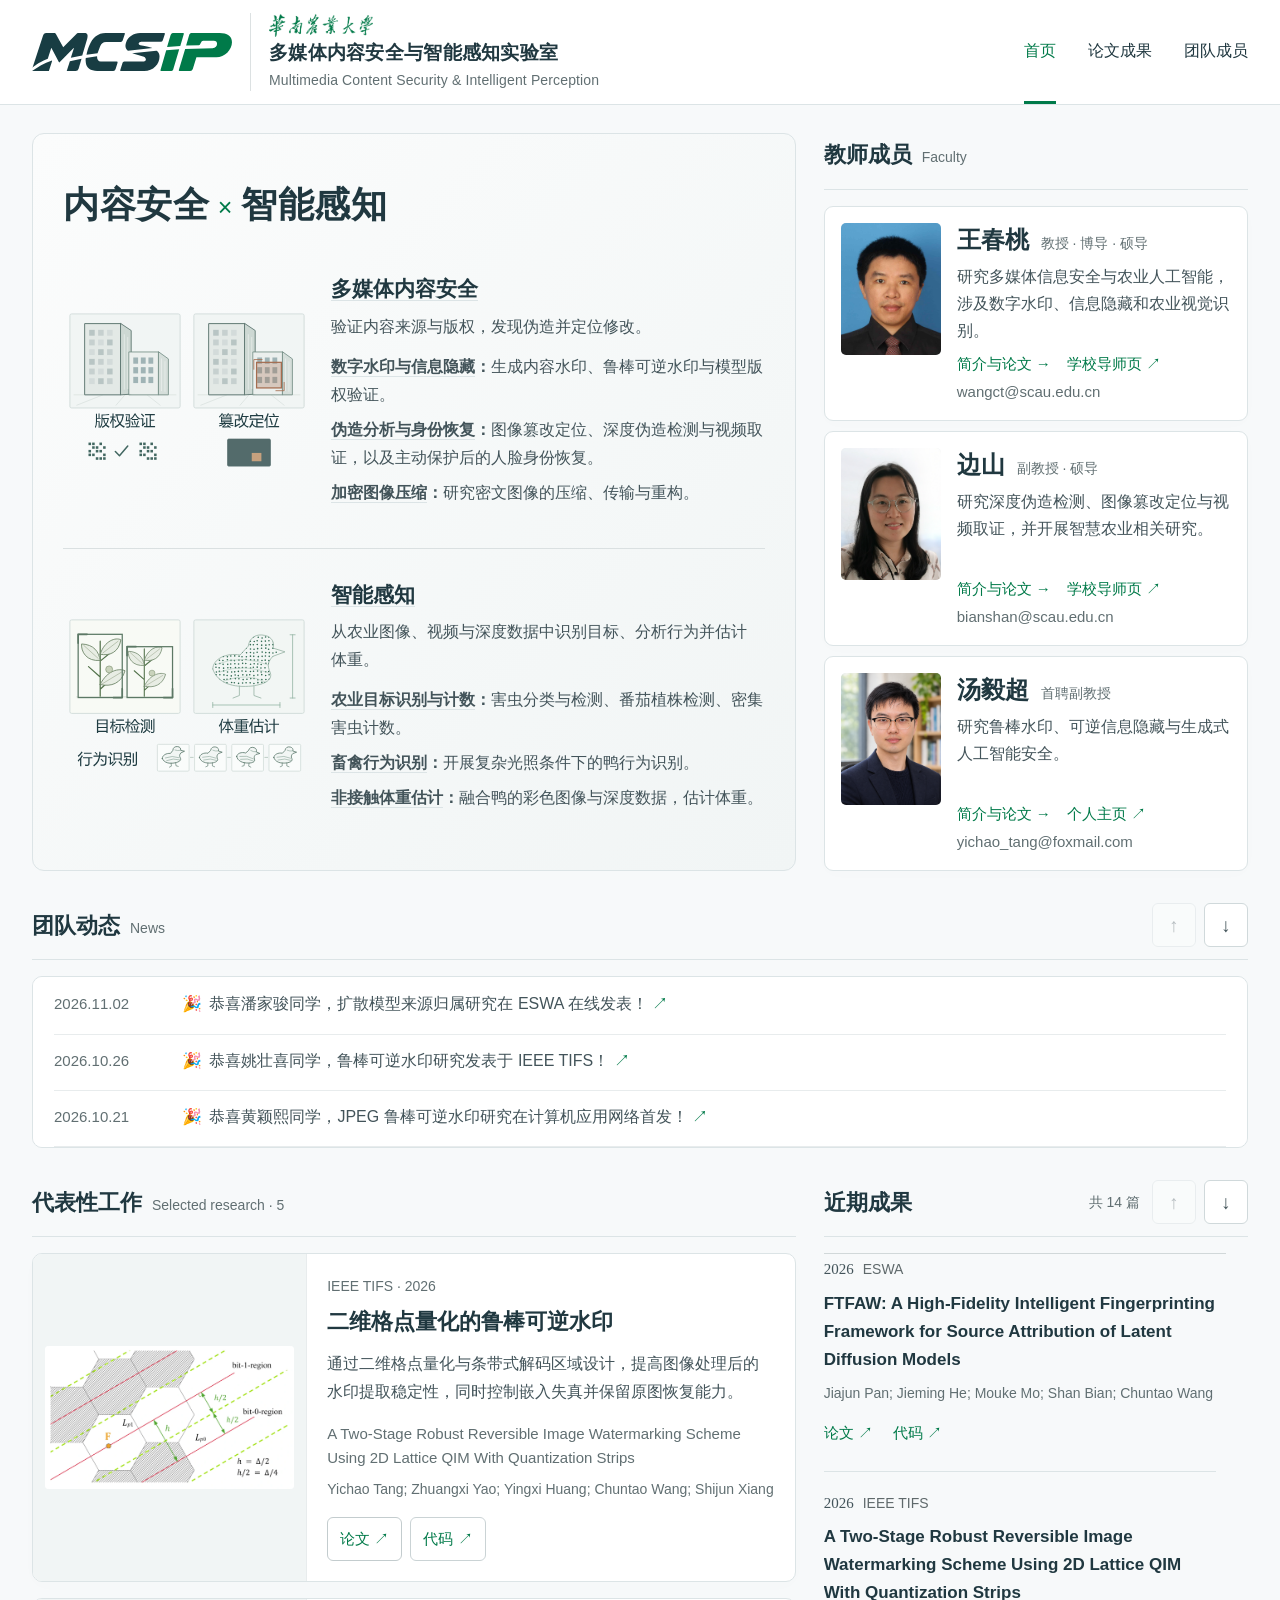
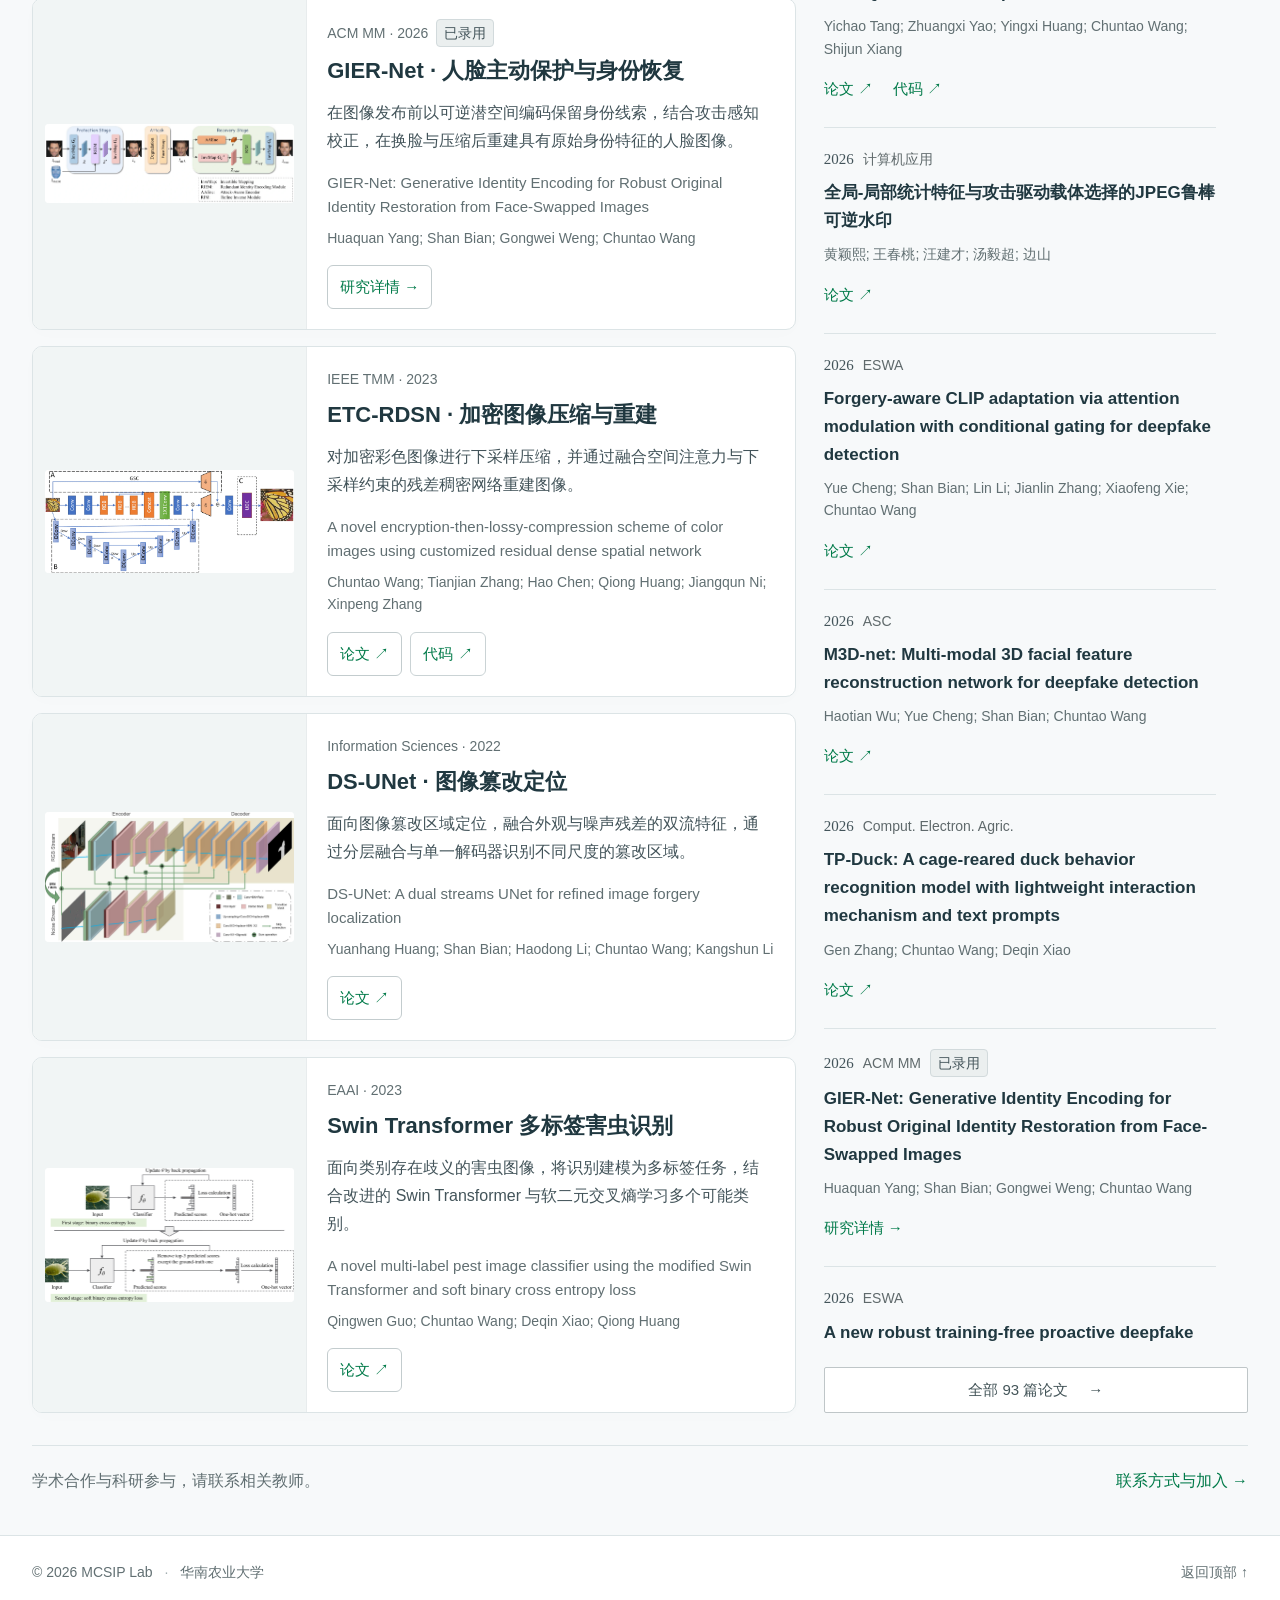
<file: index.html>
<!doctype html>
<html lang="zh-CN">
<head>
  <meta charset="utf-8">
  <meta name="viewport" content="width=device-width, initial-scale=1">
  <meta name="description" content="多媒体内容安全与智能感知实验室，研究数字水印、可逆信息隐藏、多媒体取证与农业视觉感知。了解成员、代表性工作、论文与开源代码。">
  <meta name="theme-color" content="#007A49">
  <title>SCAU · 多媒体内容安全与智能感知实验室</title>
  <link rel="icon" href="/static/images/brand/mcsip-scau-v4-favicon.ico" type="image/vnd.microsoft.icon" sizes="16x16 24x24 32x32 48x48 64x64 128x128 256x256">
  <link rel="icon" href="/static/images/brand/mcsip-scau-v4-favicon-32.png" type="image/png" sizes="32x32">
  <link rel="icon" href="/static/images/brand/mcsip-scau-v4-icon-small.svg" type="image/svg+xml" sizes="any">
  <link rel="apple-touch-icon" href="/static/images/brand/mcsip-scau-v4-apple-touch-icon.png">
  <link rel="stylesheet" href="/static/style.css?v=20261106archive6">
  <link rel="stylesheet" href="/static/design-integrated.css?v=20261106system4">
  <link rel="stylesheet" href="/static/site-global.css?v=20261106archive6">
</head>
<body id="top" class="design-integrated">
  <a class="skip-link" href="#main-content">跳转至主要内容</a>
  



<header class="site-header">
  <div class="header-inner">
    <div class="brand">
      <a class="brand-mark-link" href="/" aria-label="MCSIP 实验室首页"><picture><source media="(max-width:860px)" srcset="/static/images/brand/mcsip-scau-v4-logo.svg"><img class="brand-mcsip" src="/static/images/brand/mcsip-scau-v4-logo.svg" alt="MCSIP" width="1648" height="320"></picture></a>
      <span class="brand-wordmark">
        <a class="brand-university" href="https://www.scau.edu.cn/" target="_blank" rel="noopener noreferrer"><img src="/static/images/brand/scau-official-chinese-wordmark.png" alt="华南农业大学" width="1067" height="249"></a>
        <strong class="brand-title"><a href="/">多媒体内容安全与智能感知实验室</a></strong>
        <small class="brand-english" lang="en">Multimedia Content Security &amp; Intelligent Perception</small>
      </span>
    </div>
    <button class="nav-toggle" type="button" aria-label="打开导航" aria-controls="main-navigation" aria-expanded="false"><span></span><span></span></button>
    <nav class="site-nav nav3" id="main-navigation" aria-label="主导航">
      <a href="/" aria-current="page">首页</a>
      <a href="/publications/">论文成果</a>
      <a href="/team/">团队成员</a>
    </nav>
  </div>
</header>

<main id="main-content" class="academic-home">
  <section class="group-intro container" aria-labelledby="lab-title">
    <div class="intro-copy"><h1 id="lab-title" aria-label="内容安全与智能感知"><span class="theme-word">内容安全</span><span class="theme-tail"><span class="theme-cross" aria-hidden="true">×</span><span class="theme-word">智能感知</span></span></h1><div class="intro-mobile-overview" hidden><p><strong><a href="/publications/?topic=security" title="查看相关论文">多媒体内容安全</a></strong><span>水印与版权保护、伪造取证与身份恢复。</span></p><p><strong><a href="/publications/?topic=perception" title="查看相关论文">智能感知</a></strong><span>农业目标识别、动物行为与体重估计。</span></p><a class="intro-work-link" href="#selected-work">查看代表性工作 <span aria-hidden="true">↓</span></a></div>
<div class="research-task-overview">
  <article class="research-task security-task" aria-labelledby="security-task-title">
    <figure class="research-task-illustration"><img src="/static/images/research/content-security-plate-scau-v3.svg" alt="版权验证与图像篡改区域定位" width="360" height="240" decoding="async"></figure>
    <div class="research-task-copy">
      <h2 id="security-task-title"><a href="/publications/?topic=security" title="查看相关论文">多媒体内容安全</a></h2>
      <p class="research-task-goal">验证内容来源与版权，发现伪造并定位修改。</p>
      <dl class="research-task-list">
        <div><dt><a href="/publications/?topic=watermark" title="查看相关论文">数字水印与信息隐藏</a></dt><dd>生成内容水印、鲁棒可逆水印与模型版权验证。</dd></div>
        <div><dt><a href="/publications/?topic=forensics" title="查看相关论文">伪造分析与身份恢复</a></dt><dd>图像篡改定位、深度伪造检测与视频取证，以及主动保护后的人脸身份恢复。</dd></div>
        <div><dt><a href="/publications/?topic=encrypted-image" title="查看相关论文">加密图像压缩</a></dt><dd>研究密文图像的压缩、传输与重构。</dd></div>
      </dl>
    </div>
  </article>
  <article class="research-task perception-task" aria-labelledby="perception-task-title">
    <figure class="research-task-illustration"><img src="/static/images/research/intelligent-perception-plate-scau-v3.svg" alt="植株目标检测、鸭的RGB-D体重估计与行为识别" width="360" height="240" decoding="async"></figure>
    <div class="research-task-copy">
      <h2 id="perception-task-title"><a href="/publications/?topic=perception" title="查看相关论文">智能感知</a></h2>
      <p class="research-task-goal">从农业图像、视频与深度数据中识别目标、分析行为并估计体重。</p>
      <dl class="research-task-list">
        <div><dt><a href="/publications/?topic=agri-vision" title="查看相关论文">农业目标识别与计数</a></dt><dd>害虫分类与检测、番茄植株检测、密集害虫计数。</dd></div>
        <div><dt><a href="/publications/?topic=animal-behavior" title="查看相关论文">畜禽行为识别</a></dt><dd>开展复杂光照条件下的鸭行为识别。</dd></div>
        <div><dt><a href="/publications/?topic=weight-estimation" title="查看相关论文">非接触体重估计</a></dt><dd>融合鸭的彩色图像与深度数据，估计体重。</dd></div>
      </dl>
    </div>
  </article>
</div></div>
  </section>

  <section class="faculty-section container" id="team" aria-labelledby="team-title">
    <div class="compact-heading"><h2 id="team-title">教师成员 <span lang="en">Faculty</span></h2></div>
    <div class="faculty-strip">
      
      <article class="faculty-entry">
        <div class="faculty-portrait portrait-frame" data-faculty="王春桃"><img src="/static/uploads/members/teachers-2-ab336433b8.jpg" alt="王春桃" width="100" height="132" fetchpriority="high"></div>
        <div class="faculty-summary"><div class="faculty-heading"><h3>王春桃</h3><p class="faculty-role">教授 · 博导 · 硕导</p></div><p class="faculty-interests">研究多媒体信息安全与农业人工智能，涉及数字水印、信息隐藏和农业视觉识别。</p><div class="faculty-links"><a href="/members/teacher/2/">简介与论文 →</a><a href="https://yjsglxt.scau.edu.cn/open/WxXlbs/TeacherInfo.aspx?jsbh=WangChunTao65" target="_blank" rel="noopener noreferrer">学校导师页 ↗</a></div><a class="faculty-email" href="mailto:wangct@scau.edu.cn">wangct@scau.edu.cn</a></div>
      </article>
      
      <article class="faculty-entry">
        <div class="faculty-portrait portrait-frame" data-faculty="边山"><img src="/static/uploads/members/teachers-1-27d6a4664f.jpg" alt="边山" width="100" height="132" fetchpriority="high"></div>
        <div class="faculty-summary"><div class="faculty-heading"><h3>边山</h3><p class="faculty-role">副教授 · 硕导</p></div><p class="faculty-interests">研究深度伪造检测、图像篡改定位与视频取证，并开展智慧农业相关研究。</p><div class="faculty-links"><a href="/members/teacher/1/">简介与论文 →</a><a href="https://yjsglxt.scau.edu.cn/open/Wechat/SsZsZyml/TutorInfo.aspx?dsbh=BianShan41&amp;nd=2023&amp;yxsh=140" target="_blank" rel="noopener noreferrer">学校导师页 ↗</a></div><a class="faculty-email" href="mailto:bianshan@scau.edu.cn">bianshan@scau.edu.cn</a></div>
      </article>
      
      <article class="faculty-entry">
        <div class="faculty-portrait portrait-frame" data-faculty="汤毅超"><img src="/static/images/team/yichao-tang-20261104-4c77d1a2.png" alt="汤毅超" width="100" height="132" fetchpriority="high"></div>
        <div class="faculty-summary"><div class="faculty-heading"><h3>汤毅超</h3><p class="faculty-role">首聘副教授</p></div><p class="faculty-interests">研究鲁棒水印、可逆信息隐藏与生成式人工智能安全。</p><div class="faculty-links"><a href="/members/teacher/3/">简介与论文 →</a><a href="https://yichao-tang.github.io/" target="_blank" rel="noopener noreferrer">个人主页 ↗</a></div><a class="faculty-email" href="mailto:yichao_tang@foxmail.com">yichao_tang@foxmail.com</a></div>
      </article>
      
    </div>
  </section>

  <section class="home-research-details container" id="research-tasks" aria-labelledby="research-tasks-title" hidden><div class="compact-heading"><h2 id="research-tasks-title">研究任务</h2></div></section>

  
<section class="home-news container" id="news" aria-labelledby="news-title">
  <div class="compact-heading"><h2 id="news-title">团队动态 <span lang="en">News</span></h2><div class="news-controls" data-news-controls hidden><button type="button" data-news-up aria-label="向上浏览团队动态">↑</button><button type="button" data-news-down aria-label="向下浏览团队动态">↓</button></div></div>
  <div class="news-window" data-news-window role="region" aria-label="团队动态，可滚动浏览更多消息" tabindex="0">
  <div class="news-list">
    
    <article class="news-entry" data-news-published-from="2026-11-02">
      <time class="news-date" datetime="2026-11-02">2026.11.02</time>
      
      <p class="news-copy"><a href="https://doi.org/10.1016/j.eswa.2026.134960" target="_blank" rel="noopener noreferrer" aria-label="恭喜潘家骏同学，扩散模型来源归属研究在 ESWA 在线发表！ FTFAW: A High-Fidelity Intelligent Fingerprinting Framework for Source Attribution of Latent Diffusion Models" title="FTFAW: A High-Fidelity Intelligent Fingerprinting Framework for Source Attribution of Latent Diffusion Models"><span class="news-celebration" aria-hidden="true">🎉</span> 恭喜潘家骏同学，扩散模型来源归属研究在 ESWA 在线发表！&nbsp;<span class="news-arrow" aria-hidden="true">↗</span></a></p>
    </article>
    
    <article class="news-entry" data-news-published-from="2026-10-26">
      <time class="news-date" datetime="2026-10-26">2026.10.26</time>
      
      <p class="news-copy"><a href="https://ieeexplore.ieee.org/document/11753674" target="_blank" rel="noopener noreferrer" aria-label="恭喜姚壮喜同学，鲁棒可逆水印研究发表于 IEEE TIFS！ A Two-Stage Robust Reversible Image Watermarking Scheme Using 2D Lattice QIM With Quantization Strips" title="A Two-Stage Robust Reversible Image Watermarking Scheme Using 2D Lattice QIM With Quantization Strips"><span class="news-celebration" aria-hidden="true">🎉</span> 恭喜姚壮喜同学，鲁棒可逆水印研究发表于 IEEE TIFS！&nbsp;<span class="news-arrow" aria-hidden="true">↗</span></a></p>
    </article>
    
    <article class="news-entry" data-news-published-from="2026-10-21">
      <time class="news-date" datetime="2026-10-21">2026.10.21</time>
      
      <p class="news-copy"><a href="https://www.joca.cn/CN/10.11772/j.issn.1001-9081.2026091086" target="_blank" rel="noopener noreferrer" aria-label="恭喜黄颖熙同学，JPEG 鲁棒可逆水印研究在计算机应用网络首发！ 全局-局部统计特征与攻击驱动载体选择的JPEG鲁棒可逆水印" title="全局-局部统计特征与攻击驱动载体选择的JPEG鲁棒可逆水印"><span class="news-celebration" aria-hidden="true">🎉</span> 恭喜黄颖熙同学，JPEG 鲁棒可逆水印研究在计算机应用网络首发！&nbsp;<span class="news-arrow" aria-hidden="true">↗</span></a></p>
    </article>
    
    <article class="news-entry" data-news-published-from="2026-09-25">
      <time class="news-date" datetime="2026-09-25">2026.09.25</time>
      
      <p class="news-copy"><a href="https://www.sciencedirect.com/science/article/pii/S0957417426033981" target="_blank" rel="noopener noreferrer" aria-label="恭喜程粤同学，CLIP 深度伪造检测研究在 ESWA 在线发表！ Forgery-aware CLIP adaptation via attention modulation with conditional gating for deepfake detection" title="Forgery-aware CLIP adaptation via attention modulation with conditional gating for deepfake detection"><span class="news-celebration" aria-hidden="true">🎉</span> 恭喜程粤同学，CLIP 深度伪造检测研究在 ESWA 在线发表！&nbsp;<span class="news-arrow" aria-hidden="true">↗</span></a></p>
    </article>
    
    <article class="news-entry" data-news-published-from="2026-09-21">
      <time class="news-date" datetime="2026-09-21">2026.09.21</time>
      
      <p class="news-copy"><a href="https://doi.org/10.1016/j.asoc.2026.116500" target="_blank" rel="noopener noreferrer" aria-label="恭喜吴昊天同学，多模态深度伪造检测研究在 Applied Soft Computing 在线发表！ M3D-net: Multi-modal 3D facial feature reconstruction network for deepfake detection" title="M3D-net: Multi-modal 3D facial feature reconstruction network for deepfake detection"><span class="news-celebration" aria-hidden="true">🎉</span> 恭喜吴昊天同学，多模态深度伪造检测研究在 Applied Soft Computing 在线发表！&nbsp;<span class="news-arrow" aria-hidden="true">↗</span></a></p>
    </article>
    
  </div>
  </div>
</section>


  <div class="research-desk">
    <section class="featured-section container" id="selected-work" aria-labelledby="selected-title">
  <div class="compact-heading"><h2 id="selected-title">代表性工作 <span lang="en">Selected research · 5</span></h2></div>
  <div class="featured-grid">
    
    
    <article class="featured-work">
      
      <figure class="work-figure"><a href="/static/images/papers/qs-qim-figure4.webp" target="_blank" rel="noopener noreferrer" aria-label="查看二维格点量化的鲁棒可逆水印的论文原图"><img src="/static/images/papers/qs-qim-figure4.webp" alt="QS-QIM 条带式解码区域与码字排列，论文图4" width="760" height="320" loading="lazy"></a></figure>
      
      <div class="work-content">
        <p class="work-venue"><span class="venue-citation"><abbr class="home-venue" title="IEEE Transactions on Information Forensics and Security">IEEE TIFS</abbr> · 2026</span></p>
        <h3>二维格点量化的鲁棒可逆水印</h3>
        <p class="work-summary">通过二维格点量化与条带式解码区域设计，提高图像处理后的水印提取稳定性，同时控制嵌入失真并保留原图恢复能力。</p>
        <div class="work-citation"><p class="work-paper-title" lang="en">A Two-Stage Robust Reversible Image Watermarking Scheme Using 2D Lattice QIM With Quantization Strips</p><p class="work-authors">Yichao Tang; Zhuangxi Yao; Yingxi Huang; Chuntao Wang; Shijun Xiang</p></div>
        <div class="work-links"><a href="https://ieeexplore.ieee.org/document/11753674" target="_blank" rel="noopener noreferrer">论文 ↗</a><a class="code-link" href="https://github.com/yichao-tang/QS-QIM-RRW" target="_blank" rel="noopener noreferrer">代码 ↗</a></div>
      </div>
    </article>
    
    
    <article class="featured-work">
      
      <figure class="work-figure"><a href="/static/images/papers/giernet-method.webp" target="_blank" rel="noopener noreferrer" aria-label="查看GIER-Net · 人脸主动保护与身份恢复的论文原图"><img src="/static/images/papers/giernet-method.webp" alt="GIER-Net 原论文图1：保护、换脸攻击和身份恢复三阶段" width="760" height="320" loading="lazy"></a></figure>
      
      <div class="work-content">
        <p class="work-venue"><span class="venue-citation"><abbr class="home-venue" title="ACM Multimedia">ACM MM</abbr> · 2026</span> <span class="paper-status">已录用</span></p>
        <h3>GIER-Net · 人脸主动保护与身份恢复</h3>
        <p class="work-summary">在图像发布前以可逆潜空间编码保留身份线索，结合攻击感知校正，在换脸与压缩后重建具有原始身份特征的人脸图像。</p>
        <div class="work-citation"><p class="work-paper-title" lang="en">GIER-Net: Generative Identity Encoding for Robust Original Identity Restoration from Face-Swapped Images</p><p class="work-authors">Huaquan Yang; Shan Bian; Gongwei Weng; Chuntao Wang</p></div>
        <div class="work-links"><a href="/works/gier-net/">研究详情 →</a></div>
      </div>
    </article>
    
    
    <article class="featured-work">
      
      <figure class="work-figure"><a href="/static/images/papers/supplement-20261102-ieee-rdsn-figure5.webp" target="_blank" rel="noopener noreferrer" aria-label="查看ETC-RDSN · 加密图像压缩与重建的论文原图"><img src="/static/images/papers/supplement-20261102-ieee-rdsn-figure5.webp" alt="原论文图5：RDSN 通过残差密集块、全局跳跃连接及对称上下采样分支融合图像特征，再经 UDC 模块重建图像。" width="760" height="320" loading="lazy"></a></figure>
      
      <div class="work-content">
        <p class="work-venue"><span class="venue-citation"><abbr class="home-venue" title="IEEE Transactions on Multimedia">IEEE TMM</abbr> · 2023</span></p>
        <h3>ETC-RDSN · 加密图像压缩与重建</h3>
        <p class="work-summary">对加密彩色图像进行下采样压缩，并通过融合空间注意力与下采样约束的残差稠密网络重建图像。</p>
        <div class="work-citation"><p class="work-paper-title" lang="en">A novel encryption-then-lossy-compression scheme of color images using customized residual dense spatial network</p><p class="work-authors">Chuntao Wang; Tianjian Zhang; Hao Chen; Qiong Huang; Jiangqun Ni; Xinpeng Zhang</p></div>
        <div class="work-links"><a href="https://doi.org/10.1109/TMM.2022.3171099" target="_blank" rel="noopener noreferrer">论文 ↗</a><a class="code-link" href="https://github.com/tianjian1201/ETC-RDSN" target="_blank" rel="noopener noreferrer">代码 ↗</a></div>
      </div>
    </article>
    
    
    <article class="featured-work">
      
      <figure class="work-figure"><a href="/static/images/papers/enriched-dsunet-figure2.webp" target="_blank" rel="noopener noreferrer" aria-label="查看DS-UNet · 图像篡改定位的论文原图"><img src="/static/images/papers/enriched-dsunet-figure2.webp" alt="DS-UNet 原论文图2：RGB与噪声双流编码器、分层融合及单解码器结构" width="760" height="320" loading="lazy"></a></figure>
      
      <div class="work-content">
        <p class="work-venue"><span class="venue-citation"><abbr class="home-venue" title="Information Sciences">Information Sciences</abbr> · 2022</span></p>
        <h3>DS-UNet · 图像篡改定位</h3>
        <p class="work-summary">面向图像篡改区域定位，融合外观与噪声残差的双流特征，通过分层融合与单一解码器识别不同尺度的篡改区域。</p>
        <div class="work-citation"><p class="work-paper-title" lang="en">DS-UNet: A dual streams UNet for refined image forgery localization</p><p class="work-authors">Yuanhang Huang; Shan Bian; Haodong Li; Chuntao Wang; Kangshun Li</p></div>
        <div class="work-links"><a href="https://doi.org/10.1016/j.ins.2022.08.005" target="_blank" rel="noopener noreferrer">论文 ↗</a></div>
      </div>
    </article>
    
    
    <article class="featured-work">
      
      <figure class="work-figure"><a href="/static/images/papers/enriched-swinpest-figure2.webp" target="_blank" rel="noopener noreferrer" aria-label="查看Swin Transformer 多标签害虫识别的论文原图"><img src="/static/images/papers/enriched-swinpest-figure2.webp" alt="Swin害虫识别原论文图2：普通二元交叉熵与软二元交叉熵的两阶段训练过程" width="760" height="320" loading="lazy"></a></figure>
      
      <div class="work-content">
        <p class="work-venue"><span class="venue-citation"><abbr class="home-venue" title="Engineering Applications of Artificial Intelligence">EAAI</abbr> · 2023</span></p>
        <h3>Swin Transformer 多标签害虫识别</h3>
        <p class="work-summary">面向类别存在歧义的害虫图像，将识别建模为多标签任务，结合改进的 Swin Transformer 与软二元交叉熵学习多个可能类别。</p>
        <div class="work-citation"><p class="work-paper-title" lang="en">A novel multi-label pest image classifier using the modified Swin Transformer and soft binary cross entropy loss</p><p class="work-authors">Qingwen Guo; Chuntao Wang; Deqin Xiao; Qiong Huang</p></div>
        <div class="work-links"><a href="https://doi.org/10.1016/j.engappai.2023.107060" target="_blank" rel="noopener noreferrer">论文 ↗</a></div>
      </div>
    </article>
    
  </div>
</section>
    <section class="recent-publications container" id="publications" aria-labelledby="publications-title">
  <div class="compact-heading"><h2 id="publications-title">近期成果</h2><div class="recent-browse-controls" data-recent-controls hidden><span data-recent-position aria-live="polite"></span><div><button type="button" data-recent-up aria-label="向上浏览近期成果">↑</button><button type="button" data-recent-down aria-label="向下浏览近期成果">↓</button></div></div></div>
  <div class="recent-scroll" data-recent-scroll role="region" tabindex="0" aria-label="近一年 16 篇论文">
    <div class="publication-list recent-grid">
      
      
      <article class="publication-row recent-paper" id="paper-reviewed-ftfaw-eswa-2026" data-published-from="2026-11-02">
        <div class="publication-meta"><time>2026</time><span><abbr class="home-venue" title="Expert Systems with Applications">ESWA</abbr></span></div>
        <h3>FTFAW: A High-Fidelity Intelligent Fingerprinting Framework for Source Attribution of Latent Diffusion Models</h3>
        <p class="authors">Jiajun Pan; Jieming He; Mouke Mo; Shan Bian; Chuntao Wang</p>
        <div class="publication-links"><a href="https://doi.org/10.1016/j.eswa.2026.134960" target="_blank" rel="noopener noreferrer" aria-label="阅读论文：FTFAW: A High-Fidelity Intelligent Fingerprinting Framework for Source Attribution of Latent Diffusion Models">论文 ↗</a><a class="code-link" href="https://github.com/RRRRUA/FTFAW" target="_blank" rel="noopener noreferrer" aria-label="查看代码：FTFAW: A High-Fidelity Intelligent Fingerprinting Framework for Source Attribution of Latent Diffusion Models">代码 ↗</a></div>
      </article>
      
      
      <article class="publication-row recent-paper" id="paper-verified-qs-qim-rrw-2026" data-published-from="2026-10-26">
        <div class="publication-meta"><time>2026</time><span><abbr class="home-venue" title="IEEE Transactions on Information Forensics and Security">IEEE TIFS</abbr></span></div>
        <h3>A Two-Stage Robust Reversible Image Watermarking Scheme Using 2D Lattice QIM With Quantization Strips</h3>
        <p class="authors">Yichao Tang; Zhuangxi Yao; Yingxi Huang; Chuntao Wang; Shijun Xiang</p>
        <div class="publication-links"><a href="https://ieeexplore.ieee.org/document/11753674" target="_blank" rel="noopener noreferrer" aria-label="阅读论文：A Two-Stage Robust Reversible Image Watermarking Scheme Using 2D Lattice QIM With Quantization Strips">论文 ↗</a><a class="code-link" href="https://github.com/yichao-tang/QS-QIM-RRW" target="_blank" rel="noopener noreferrer" aria-label="查看代码：A Two-Stage Robust Reversible Image Watermarking Scheme Using 2D Lattice QIM With Quantization Strips">代码 ↗</a></div>
      </article>
      
      
      <article class="publication-row recent-paper" id="paper-verified-jpeg-global-local-rrw-2026" data-published-from="2026-10-21">
        <div class="publication-meta"><time>2026</time><span><abbr class="home-venue" title="计算机应用">计算机应用</abbr></span></div>
        <h3>全局-局部统计特征与攻击驱动载体选择的JPEG鲁棒可逆水印</h3>
        <p class="authors">黄颖熙; 王春桃; 汪建才; 汤毅超; 边山</p>
        <div class="publication-links"><a href="https://www.joca.cn/CN/10.11772/j.issn.1001-9081.2026091086" target="_blank" rel="noopener noreferrer" aria-label="阅读论文：全局-局部统计特征与攻击驱动载体选择的JPEG鲁棒可逆水印">论文 ↗</a></div>
      </article>
      
      
      <article class="publication-row recent-paper" id="paper-verified-forgery-aware-clip-2027" data-published-from="2026-09-25">
        <div class="publication-meta"><time>2026</time><span><abbr class="home-venue" title="Expert Systems with Applications">ESWA</abbr></span></div>
        <h3>Forgery-aware CLIP adaptation via attention modulation with conditional gating for deepfake detection</h3>
        <p class="authors">Yue Cheng; Shan Bian; Lin Li; Jianlin Zhang; Xiaofeng Xie; Chuntao Wang</p>
        <div class="publication-links"><a href="https://www.sciencedirect.com/science/article/pii/S0957417426033981" target="_blank" rel="noopener noreferrer" aria-label="阅读论文：Forgery-aware CLIP adaptation via attention modulation with conditional gating for deepfake detection">论文 ↗</a></div>
      </article>
      
      
      <article class="publication-row recent-paper" id="paper-verified-m3d-net-deepfake-preprint-2026" data-published-from="2026-09-21">
        <div class="publication-meta"><time>2026</time><span><abbr class="home-venue" title="Applied Soft Computing">ASC</abbr></span></div>
        <h3>M3D-net: Multi-modal 3D facial feature reconstruction network for deepfake detection</h3>
        <p class="authors">Haotian Wu; Yue Cheng; Shan Bian; Chuntao Wang</p>
        <div class="publication-links"><a href="https://doi.org/10.1016/j.asoc.2026.116500" target="_blank" rel="noopener noreferrer" aria-label="阅读论文：M3D-net: Multi-modal 3D facial feature reconstruction network for deepfake detection">论文 ↗</a></div>
      </article>
      
      
      <article class="publication-row recent-paper" id="paper-verified-tp-duck-text-prompts-2026" data-published-from="2026-09-01">
        <div class="publication-meta"><time>2026</time><span><abbr class="home-venue" title="Computers and Electronics in Agriculture">Comput. Electron. Agric.</abbr></span></div>
        <h3>TP-Duck: A cage-reared duck behavior recognition model with lightweight interaction mechanism and text prompts</h3>
        <p class="authors">Gen Zhang; Chuntao Wang; Deqin Xiao</p>
        <div class="publication-links"><a href="https://doi.org/10.1016/j.compag.2026.112083" target="_blank" rel="noopener noreferrer" aria-label="阅读论文：TP-Duck: A cage-reared duck behavior recognition model with lightweight interaction mechanism and text prompts">论文 ↗</a></div>
      </article>
      
      
      <article class="publication-row recent-paper" id="paper-author-gier-net-acmmm-2026" data-published-from="2026-08-01">
        <div class="publication-meta"><time>2026</time><span><abbr class="home-venue" title="ACM Multimedia">ACM MM</abbr></span><span class="paper-status">已录用</span></div>
        <h3>GIER-Net: Generative Identity Encoding for Robust Original Identity Restoration from Face-Swapped Images</h3>
        <p class="authors">Huaquan Yang; Shan Bian; Gongwei Weng; Chuntao Wang</p>
        <div class="publication-links"><a href="/works/gier-net/" aria-label="查看研究详情：GIER-Net: Generative Identity Encoding for Robust Original Identity Restoration from Face-Swapped Images">研究详情 →</a></div>
      </article>
      
      
      <article class="publication-row recent-paper" id="paper-verified-tfpdd-proactive-deepfake-2026" data-published-from="2026-05-01">
        <div class="publication-meta"><time>2026</time><span><abbr class="home-venue" title="Expert Systems with Applications">ESWA</abbr></span></div>
        <h3>A new robust training-free proactive deepfake detection scheme using watermarking and identity-aware hashing</h3>
        <p class="authors">Zhimao Lai; Yun Zhang; Dong Li; Zhuangxi Yao; Chuntao Wang; Chuan Qin</p>
        <div class="publication-links"><a href="https://doi.org/10.1016/j.eswa.2026.131126" target="_blank" rel="noopener noreferrer" aria-label="阅读论文：A new robust training-free proactive deepfake detection scheme using watermarking and identity-aware hashing">论文 ↗</a><a class="code-link" href="https://github.com/Laizhm/TFPDD" target="_blank" rel="noopener noreferrer" aria-label="查看代码：A new robust training-free proactive deepfake detection scheme using watermarking and identity-aware hashing">代码 ↗</a></div>
      </article>
      
      
      <article class="publication-row recent-paper" id="paper-40" data-published-from="2026-03-14">
        <div class="publication-meta"><time>2026</time><span><abbr class="home-venue" title="AAAI">AAAI</abbr></span></div>
        <h3>GenPTW: Latent Image Watermarking for Provenance Tracing and Tamper Localization</h3>
        <p class="authors">Zhenliang Gan; Chunya Liu; Yichao Tang; Binghao Wang; Shiwen Cui; Weiqiang Wang; Xinpeng Zhang</p>
        <div class="publication-links"><a href="https://doi.org/10.1609/aaai.v40i5.37412" target="_blank" rel="noopener noreferrer" aria-label="阅读论文：GenPTW: Latent Image Watermarking for Provenance Tracing and Tamper Localization">论文 ↗</a><a class="code-link" href="https://github.com/GanZhenliang/GenPTW" target="_blank" rel="noopener noreferrer" aria-label="查看代码：GenPTW: Latent Image Watermarking for Provenance Tracing and Tamper Localization">代码 ↗</a></div>
      </article>
      
      
      <article class="publication-row recent-paper" id="paper-17" data-published-from="2026-02-16">
        <div class="publication-meta"><time>2026</time><span><abbr class="home-venue" title="Applied Intelligence">Applied Intelligence</abbr></span></div>
        <h3>Detection of transcoding from HEVC to VVC based on CU types and Motion Vector Map</h3>
        <p class="authors">Jiajian Lin; Jianlin Zhang; Shan Bian; Chuntao Wang</p>
        <div class="publication-links"><a href="https://doi.org/10.1007/s10489-026-07134-z" target="_blank" rel="noopener noreferrer" aria-label="阅读论文：Detection of transcoding from HEVC to VVC based on CU types and Motion Vector Map">论文 ↗</a></div>
      </article>
      
      
      <article class="publication-row recent-paper" id="paper-verified-high-low-frequency-video-inpainting-2027" data-published-from="2026-01-01">
        <div class="publication-meta"><time>2026</time><span><abbr class="home-venue" title="Expert Systems with Applications">ESWA</abbr></span></div>
        <h3>Detecting the imperceptible: A high-low frequency decoupling network for partial video inpainting forgery detection</h3>
        <p class="authors">Xiaofeng Xie; Shan Bian; Jianlin Zhang; Yue Cheng; Chuntao Wang</p>
        <div class="publication-links"><a href="https://www.sciencedirect.com/science/article/pii/S0957417426023997" target="_blank" rel="noopener noreferrer" aria-label="阅读论文：Detecting the imperceptible: A high-low frequency decoupling network for partial video inpainting forgery detection">论文 ↗</a></div>
      </article>
      
      
      <article class="publication-row recent-paper" id="paper-verified-fiy4dbr-dynamic-light-duck-2026" data-published-from="2026-01-01">
        <div class="publication-meta"><time>2026</time><span><abbr class="home-venue" title="Engineering Applications of Artificial Intelligence">EAAI</abbr></span></div>
        <h3>Enhanced you only look once model with frequency feature enhancement and illumination perception for duck behavior recognition in dynamic light scenarios</h3>
        <p class="authors">Gen Zhang; Chuntao Wang; Deqin Xiao</p>
        <div class="publication-links"><a href="https://doi.org/10.1016/j.engappai.2025.112889" target="_blank" rel="noopener noreferrer" aria-label="阅读论文：Enhanced you only look once model with frequency feature enhancement and illumination perception for duck behavior recognition in dynamic light scenarios">论文 ↗</a></div>
      </article>
      
      
      <article class="publication-row recent-paper" id="paper-42" data-published-from="2026-01-01">
        <div class="publication-meta"><time>2026</time><span><abbr class="home-venue" title="IEEE Transactions on Multimedia">IEEE TMM</abbr></span></div>
        <h3>A Novel Robust Reversible Watermarking Scheme Using Fractional-Order Polar Complex Exponential Transform</h3>
        <p class="authors">Yichao Tang; Shuai Wang; Ruowei Han; Chuntao Wang</p>
        <div class="publication-links"><a href="https://doi.org/10.1109/TMM.2025.3623522" target="_blank" rel="noopener noreferrer" aria-label="阅读论文：A Novel Robust Reversible Watermarking Scheme Using Fractional-Order Polar Complex Exponential Transform">论文 ↗</a><a class="code-link" href="https://github.com/yichao-tang/FrPCET-RRW" target="_blank" rel="noopener noreferrer" aria-label="查看代码：A Novel Robust Reversible Watermarking Scheme Using Fractional-Order Polar Complex Exponential Transform">代码 ↗</a></div>
      </article>
      
      
      <article class="publication-row recent-paper" id="paper-39" data-published-from="2026-01-01">
        <div class="publication-meta"><time>2026</time><span><abbr class="home-venue" title="IEEE ICASSP">IEEE ICASSP</abbr></span></div>
        <h3>DNLMark: Dual Noise Layer-Based Robust Watermarking Against Image Editing</h3>
        <p class="authors">Yichao Tang; Mingyang Li; Xinting Wu; Sheng Li; Zhenxing Qian; Xinpeng Zhang</p>
        <div class="publication-links"><a href="https://ieeexplore.ieee.org/document/11464215" target="_blank" rel="noopener noreferrer" aria-label="阅读论文：DNLMark: Dual Noise Layer-Based Robust Watermarking Against Image Editing">论文 ↗</a><a class="code-link" href="https://github.com/yichao-tang/DNLMark" target="_blank" rel="noopener noreferrer" aria-label="查看代码：DNLMark: Dual Noise Layer-Based Robust Watermarking Against Image Editing">代码 ↗</a></div>
      </article>
      
      
      <article class="publication-row recent-paper" id="paper-verified-wang-10-1016-j-atech-2025-101414" data-published-from="2025-12-01">
        <div class="publication-meta"><time>2025</time><span><abbr class="home-venue" title="Smart Agricultural Technology">Smart Agricultural Technology</abbr></span></div>
        <h3>CD-ViT-YOLO: A lightweight Hybrid ViT-YOLO model for caged duck behaviour recognition under varying lighting conditions</h3>
        <p class="authors">Yujin Gong; Gen Zhang; Chuntao Wang; Deqin Xiao</p>
        <div class="publication-links"><a href="https://doi.org/10.1016/j.atech.2025.101414" target="_blank" rel="noopener noreferrer" aria-label="阅读论文：CD-ViT-YOLO: A lightweight Hybrid ViT-YOLO model for caged duck behaviour recognition under varying lighting conditions">论文 ↗</a></div>
      </article>
      
      
      <article class="publication-row recent-paper" id="paper-16" data-published-from="2025-11-14">
        <div class="publication-meta"><time>2025</time><span><abbr class="home-venue" title="IEEE TrustCom">IEEE TrustCom</abbr></span></div>
        <h3>Robust Recovery Method Against Malicious Face Swapping in Online Social Networks</h3>
        <p class="authors">Huaquan Yang; Shan Bian; Gongwei Weng</p>
        <div class="publication-links"><a href="https://doi.org/10.1109/TRUSTCOM66490.2025.00318" target="_blank" rel="noopener noreferrer" aria-label="阅读论文：Robust Recovery Method Against Malicious Face Swapping in Online Social Networks">论文 ↗</a></div>
      </article>
      
    </div>
    <p class="empty" data-recent-empty hidden>近一年暂无新增论文。</p>
  </div>
  <div class="archive-entry"><a class="outline-button button" href="/publications/">全部 93 篇论文 <span aria-hidden="true">→</span></a></div>
</section>
  </div>

  <div class="home-contact container"><p>学术合作与科研参与，请联系相关教师。</p><a href="/team/#join">联系方式与加入 →</a></div>
</main>

<footer class="site-footer" id="university-footer">
  <div class="container footer-inner">
    <p>© 2026 MCSIP Lab <span aria-hidden="true">·</span> <a href="https://www.scau.edu.cn/" target="_blank" rel="noopener noreferrer">华南农业大学</a></p>
    <a href="#top">返回顶部 ↑</a>
  </div>
</footer>

  <dialog class="paper-image-dialog" aria-labelledby="paper-image-title" aria-describedby="paper-image-caption">
  <div class="paper-image-toolbar">
    <h2 id="paper-image-title">论文图示</h2>
    <div class="paper-image-actions">
      <output class="paper-image-zoom" data-image-zoom aria-label="图像缩放比例"></output>
      <button type="button" data-image-size aria-pressed="false" disabled>原始尺寸</button>
      <button type="button" class="paper-image-close" data-image-close aria-label="关闭大图" autofocus>×</button>
    </div>
  </div>
  <p id="paper-image-caption" class="paper-image-caption"></p>
  <div class="paper-image-viewport" tabindex="0" aria-label="论文图示，滚轮缩放，拖动平移，点击关闭">
    <p data-image-loading role="status">正在加载图示…</p>
    <p data-image-error hidden>图示暂时无法加载，<a data-image-original target="_blank" rel="noopener noreferrer">打开原图 ↗</a></p>
    <div class="paper-image-stage" hidden><img data-image-full alt="" draggable="false"></div>
  </div>
</dialog>
  <script src="/static/research-time.js?v=20261102"></script>
  <script src="/static/main.js?v=20261105reading"></script>
  <script src="/static/paper-image-viewer-v2.js?v=20261106"></script>
</body>
</html>
</file>
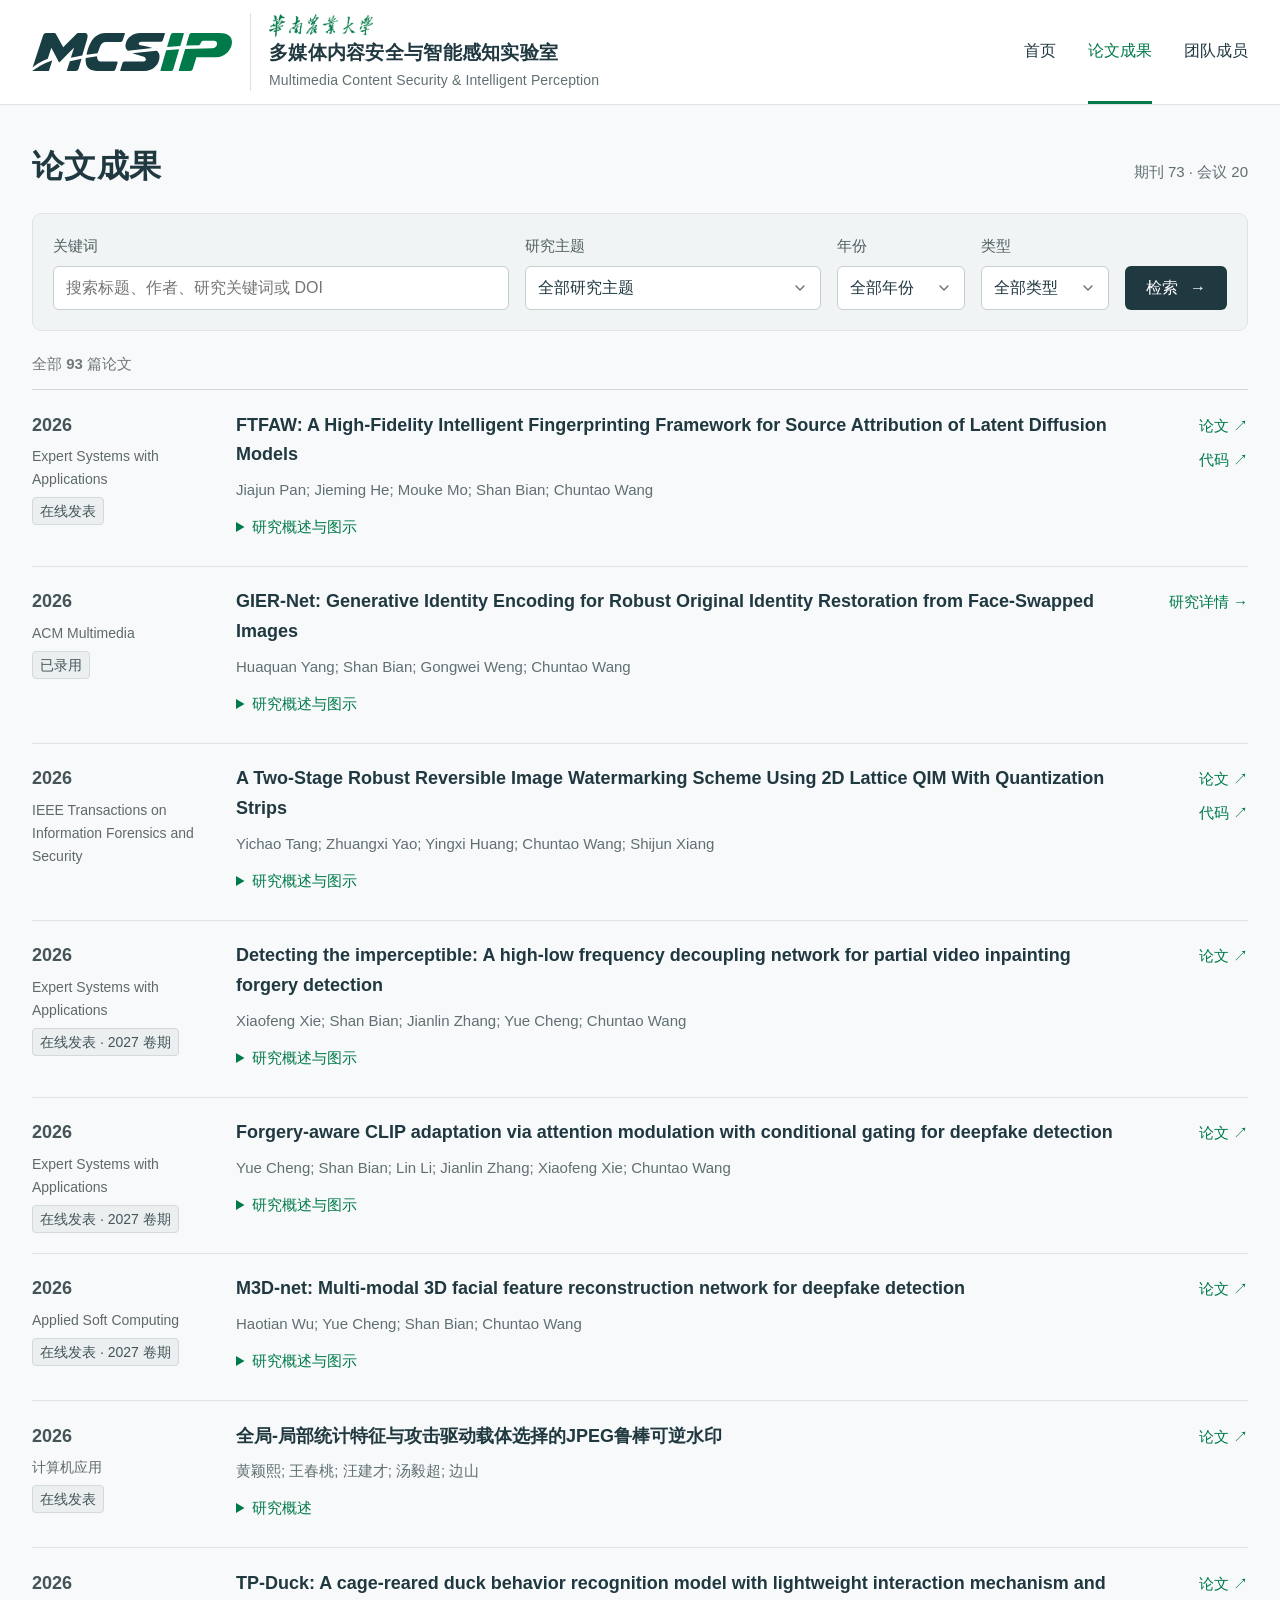
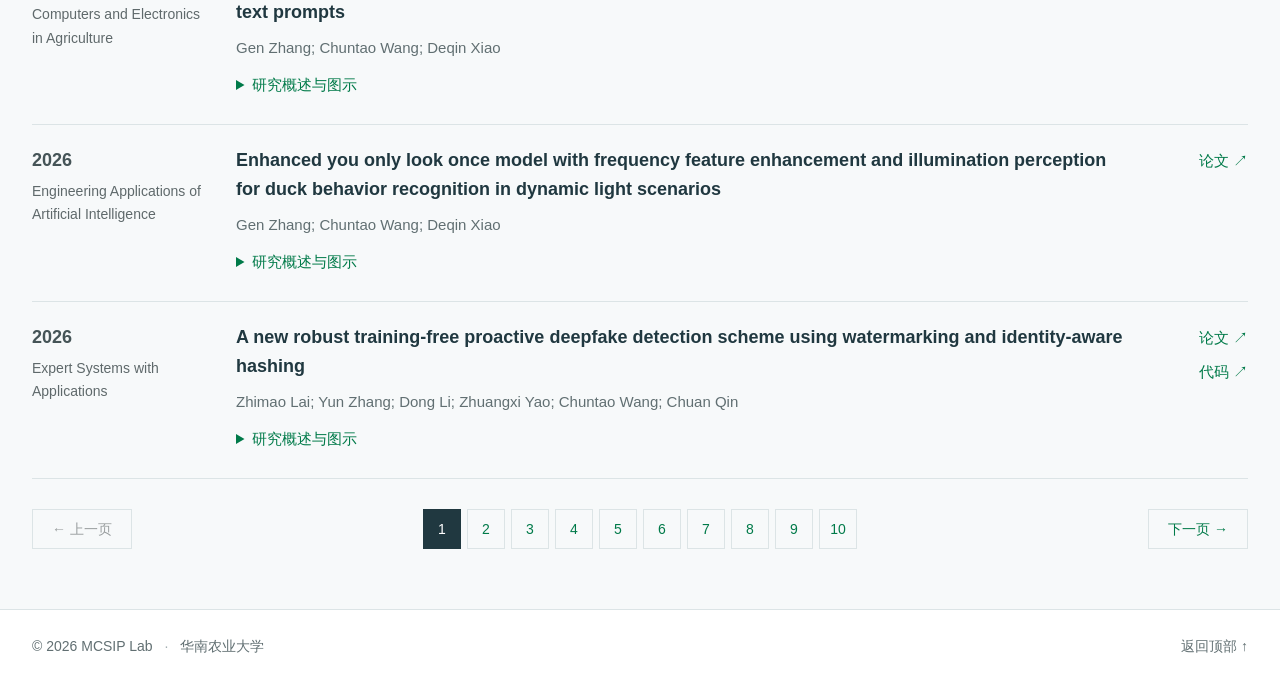
<file: publications/index.html>
<!doctype html>
<html lang="zh-CN">
<head>
  <meta charset="utf-8">
  <meta name="viewport" content="width=device-width, initial-scale=1">
  <meta name="description" content="多媒体内容安全与智能感知实验室，研究数字水印、可逆信息隐藏、多媒体取证与农业视觉感知。了解成员、代表性工作、论文与开源代码。">
  <meta name="theme-color" content="#007A49">
  <title>论文成果 · 多媒体内容安全与智能感知实验室</title>
  <link rel="icon" href="/static/images/brand/mcsip-scau-v4-favicon.ico" type="image/vnd.microsoft.icon" sizes="16x16 24x24 32x32 48x48 64x64 128x128 256x256">
  <link rel="icon" href="/static/images/brand/mcsip-scau-v4-favicon-32.png" type="image/png" sizes="32x32">
  <link rel="icon" href="/static/images/brand/mcsip-scau-v4-icon-small.svg" type="image/svg+xml" sizes="any">
  <link rel="apple-touch-icon" href="/static/images/brand/mcsip-scau-v4-apple-touch-icon.png">
  <link rel="stylesheet" href="/static/style.css?v=20261106archive6">
  <script src="/static/publications-static.js?v=20261105topics" defer></script>
  <link rel="stylesheet" href="/static/site-global.css?v=20261106archive6">
</head>
<body id="top" class="">
  <a class="skip-link" href="#main-content">跳转至主要内容</a>
  


<header class="site-header">
  <div class="header-inner">
    <div class="brand">
      <a class="brand-mark-link" href="/" aria-label="MCSIP 实验室首页"><picture><source media="(max-width:860px)" srcset="/static/images/brand/mcsip-scau-v4-logo.svg"><img class="brand-mcsip" src="/static/images/brand/mcsip-scau-v4-logo.svg" alt="MCSIP" width="1648" height="320"></picture></a>
      <span class="brand-wordmark">
        <a class="brand-university" href="https://www.scau.edu.cn/" target="_blank" rel="noopener noreferrer"><img src="/static/images/brand/scau-official-chinese-wordmark.png" alt="华南农业大学" width="1067" height="249"></a>
        <strong class="brand-title"><a href="/">多媒体内容安全与智能感知实验室</a></strong>
        <small class="brand-english" lang="en">Multimedia Content Security &amp; Intelligent Perception</small>
      </span>
    </div>
    <button class="nav-toggle" type="button" aria-label="打开导航" aria-controls="main-navigation" aria-expanded="false"><span></span><span></span></button>
    <nav class="site-nav nav3" id="main-navigation" aria-label="主导航">
      <a href="/">首页</a>
      <a href="/publications/" aria-current="page">论文成果</a>
      <a href="/team/">团队成员</a>
    </nav>
  </div>
</header>
<main class="publication-archive container" id="main-content">
  <div class="archive-heading"><div><h1>论文成果</h1></div><p>期刊 73 · 会议 20</p></div>
  <form class="publication-search" method="get" action="/publications/" role="search" aria-label="检索全部论文">
    <div class="search-field"><label for="paper-query">关键词</label><input id="paper-query" name="q" type="search" value="" placeholder="搜索标题、作者、研究关键词或 DOI" maxlength="200"></div>
    <div class="topic-field"><label for="paper-topic">研究主题</label><select id="paper-topic" name="topic"><option value="">全部研究主题</option><option class="topic-parent-option" value="security">多媒体内容安全</option><option value="watermark">&emsp;数字水印与信息隐藏</option><option value="forensics">&emsp;多媒体取证与身份恢复</option><option value="encrypted-image">&emsp;加密图像压缩</option><option class="topic-parent-option" value="perception">智能感知</option><option value="agri-vision">&emsp;农业视觉识别与计数</option><option value="animal-behavior">&emsp;畜禽行为识别</option><option value="weight-estimation">&emsp;非接触体重估计</option><option value="methods">图像处理与学习方法</option></select></div>
    <div class="year-field"><label for="paper-year">年份</label><select id="paper-year" name="year"><option value="">全部年份</option><option value="2026">2026</option><option value="2025">2025</option><option value="2024">2024</option><option value="2023">2023</option><option value="2022">2022</option><option value="2021">2021</option><option value="2020">2020</option><option value="2019">2019</option><option value="2018">2018</option><option value="2017">2017</option><option value="2016">2016</option><option value="2015">2015</option><option value="2014">2014</option><option value="2013">2013</option><option value="2012">2012</option><option value="2011">2011</option><option value="2010">2010</option><option value="2009">2009</option><option value="2008">2008</option><option value="2007">2007</option><option value="2006">2006</option><option value="2005">2005</option></select></div>
    <div class="kind-field"><label for="paper-kind">类型</label><select id="paper-kind" name="kind"><option value="">全部类型</option><option value="journal">期刊论文</option><option value="conference">会议论文</option></select></div>
    <button class="button primary" type="submit">检索 <span aria-hidden="true">→</span></button>
  </form>
  <div class="search-results-heading" role="status"><p>全部 <strong>93</strong> 篇论文</p></div>
  <div class="publication-list">
<article class="publication-row" id="paper-reviewed-ftfaw-eswa-2026" data-published-from="2026-11-02">
  <div class="publication-meta"><time datetime="2026">2026</time><span>Expert Systems with Applications</span><span class="paper-status">在线发表</span></div>
  <div class="publication-body"><h3>FTFAW: A High-Fidelity Intelligent Fingerprinting Framework for Source Attribution of Latent Diffusion Models</h3><p class="authors">Jiajun Pan; Jieming He; Mouke Mo; Shan Bian; Chuntao Wang</p><details class="paper-abstract"><summary>研究概述与图示</summary><p>该工作面向潜在扩散模型的多用户分发，通过用户专属的解码器权重调制，从生成图像中追溯授权模型实例。方法结合两阶段微调、自适应损失加权与动态后处理训练，协调图像保真性和指纹提取能力。在 Stable Diffusion v1.4/v2.1 及不同数据集上的实验评估了图像质量和常见后处理下的恢复表现，同时指出扩散重构会明显削弱指纹恢复。</p><figure class="archive-paper-figure"><a href="/static/images/papers/ftfaw-framework-figure2.jpg" target="_blank" rel="noopener noreferrer" aria-label="查看论文原图"><img src="/static/images/papers/ftfaw-framework-figure2.jpg" alt="FTFAW 原论文图2：用户指纹映射与解码器权重调制、两阶段微调、动态后处理及指纹提取框架" loading="lazy"></a></figure></details></div>
  <div class="publication-links"><a href="https://doi.org/10.1016/j.eswa.2026.134960" target="_blank" rel="noopener noreferrer" aria-label="阅读论文：FTFAW: A High-Fidelity Intelligent Fingerprinting Framework for Source Attribution of Latent Diffusion Models">论文 ↗</a><a class="code-link" href="https://github.com/RRRRUA/FTFAW" target="_blank" rel="noopener noreferrer" aria-label="查看代码：FTFAW: A High-Fidelity Intelligent Fingerprinting Framework for Source Attribution of Latent Diffusion Models">代码 ↗</a></div>
</article>
<article class="publication-row" id="paper-author-gier-net-acmmm-2026" data-published-from="2026-08-01">
  <div class="publication-meta"><time datetime="2026">2026</time><span>ACM Multimedia</span><span class="paper-status">已录用</span></div>
  <div class="publication-body"><h3>GIER-Net: Generative Identity Encoding for Robust Original Identity Restoration from Face-Swapped Images</h3><p class="authors">Huaquan Yang; Shan Bian; Gongwei Weng; Chuntao Wang</p><details class="paper-abstract"><summary>研究概述与图示</summary><p>该研究面向人脸图像发布后遭受换脸与传播退化的场景，在发布前保留用于重建原始身份的保护线索。方法通过可逆生成模型的潜空间表示，结合人脸区域先验引导的冗余身份编码与攻击感知校正，重建具有原始身份特征的人脸图像。在 CelebA-HQ 数据集、三种换脸方法及 JPEG 与模拟社交平台压缩实验中，方法改善了多种条件下的恢复质量，并评估了保护图像的统计可检测性。</p><figure class="archive-paper-figure"><a href="/static/images/papers/giernet-method.webp" target="_blank" rel="noopener noreferrer" aria-label="查看论文原图"><img src="/static/images/papers/giernet-method.webp" alt="GIER-Net 原论文图1：保护、换脸攻击和身份恢复三阶段" loading="lazy"></a><figcaption>GIER-Net · 原论文图1，Huaquan Yang、Shan Bian、Gongwei Weng、Chuntao Wang · <a class="figure-license" href="https://creativecommons.org/licenses/by-nc-nd/4.0/" target="_blank" rel="noopener noreferrer">CC BY-NC-ND 4.0</a></figcaption></figure></details></div>
  <div class="publication-links"><a href="/works/gier-net/" aria-label="查看研究详情：GIER-Net: Generative Identity Encoding for Robust Original Identity Restoration from Face-Swapped Images">研究详情 →</a></div>
</article>
<article class="publication-row" id="paper-verified-qs-qim-rrw-2026" data-published-from="2026-10-26">
  <div class="publication-meta"><time datetime="2026">2026</time><span>IEEE Transactions on Information Forensics and Security</span></div>
  <div class="publication-body"><h3>A Two-Stage Robust Reversible Image Watermarking Scheme Using 2D Lattice QIM With Quantization Strips</h3><p class="authors">Yichao Tang; Zhuangxi Yao; Yingxi Huang; Chuntao Wang; Shijun Xiang</p><details class="paper-abstract"><summary>研究概述与图示</summary><p>该工作研究同时要求水印鲁棒提取与原图无损恢复的图像版权保护问题。方法在两阶段鲁棒可逆水印框架中引入二维格点量化和条带式解码区域，通过量化与解码区域的几何设计扩大稳定译码范围。其目标是在图像发生处理后仍能提取水印，同时控制嵌入失真，并保留无攻击条件下恢复原始图像的能力。</p><figure class="archive-paper-figure"><a href="/static/images/papers/qs-qim-figure4.webp" target="_blank" rel="noopener noreferrer" aria-label="查看论文原图"><img src="/static/images/papers/qs-qim-figure4.webp" alt="QS-QIM 条带式解码区域与码字排列，论文图4" loading="lazy"></a><figcaption>条带式解码区域 · 论文图4</figcaption></figure></details></div>
  <div class="publication-links"><a href="https://ieeexplore.ieee.org/document/11753674" target="_blank" rel="noopener noreferrer" aria-label="阅读论文：A Two-Stage Robust Reversible Image Watermarking Scheme Using 2D Lattice QIM With Quantization Strips">论文 ↗</a><a class="code-link" href="https://github.com/yichao-tang/QS-QIM-RRW" target="_blank" rel="noopener noreferrer" aria-label="查看代码：A Two-Stage Robust Reversible Image Watermarking Scheme Using 2D Lattice QIM With Quantization Strips">代码 ↗</a></div>
</article>
<article class="publication-row" id="paper-verified-high-low-frequency-video-inpainting-2027" data-published-from="2026-01-01">
  <div class="publication-meta"><time datetime="2026">2026</time><span>Expert Systems with Applications</span><span class="paper-status">在线发表 · 2027 卷期</span></div>
  <div class="publication-body"><h3>Detecting the imperceptible: A high-low frequency decoupling network for partial video inpainting forgery detection</h3><p class="authors">Xiaofeng Xie; Shan Bian; Jianlin Zhang; Yue Cheng; Chuntao Wang</p><details class="paper-abstract"><summary>研究概述与图示</summary><p>该研究关注深度视频修复造成的局部帧伪造，其痕迹可能被周围未修改帧的时空信息掩盖。方法采用高低频解耦网络提取时空特征，并通过特征增强、融合与形态分析区分被修改帧和原始帧。研究将局部视频修复作为独立取证问题，关注细微编辑痕迹在视频序列中的识别。</p><figure class="archive-paper-figure"><a href="/static/images/papers/refined-highlow-figure3.webp" target="_blank" rel="noopener noreferrer" aria-label="查看论文原图"><img src="/static/images/papers/refined-highlow-figure3.webp" alt="高低频注意力与特征金字塔融合后进行篡改掩码预测和帧级分类的论文网络图" loading="lazy"></a><figcaption>高低频解耦的视频修复取证网络 · 论文图3</figcaption></figure></details></div>
  <div class="publication-links"><a href="https://www.sciencedirect.com/science/article/pii/S0957417426023997" target="_blank" rel="noopener noreferrer" aria-label="阅读论文：Detecting the imperceptible: A high-low frequency decoupling network for partial video inpainting forgery detection">论文 ↗</a></div>
</article>
<article class="publication-row" id="paper-verified-forgery-aware-clip-2027" data-published-from="2026-09-25">
  <div class="publication-meta"><time datetime="2026">2026</time><span>Expert Systems with Applications</span><span class="paper-status">在线发表 · 2027 卷期</span></div>
  <div class="publication-body"><h3>Forgery-aware CLIP adaptation via attention modulation with conditional gating for deepfake detection</h3><p class="authors">Yue Cheng; Shan Bian; Lin Li; Jianlin Zhang; Xiaofeng Xie; Chuntao Wang</p><details class="paper-abstract"><summary>研究概述与图示</summary><p>该研究利用CLIP的可迁移视觉表示开展深度伪造检测，关注通用语义特征与细微取证线索之间的差异。方法以轻量适配器调制注意力，并结合条件门控和文本提示对比约束，使模型更关注伪造相关信息。研究目标是缓解检测器对特定数据集痕迹的依赖，改善跨数据集和未见伪造方式下的检测适应性。</p><figure class="archive-paper-figure"><a href="/static/images/papers/refined-fagate-figure3.webp" target="_blank" rel="noopener noreferrer" aria-label="查看论文原图"><img src="/static/images/papers/refined-fagate-figure3.webp" alt="伪造痕迹提取、文本提示对比正则、注意力调制与条件门控的原论文方法图" loading="lazy"></a><figcaption>条件门控与注意力调制的 CLIP 适配框架 · 论文图3</figcaption></figure></details></div>
  <div class="publication-links"><a href="https://www.sciencedirect.com/science/article/pii/S0957417426033981" target="_blank" rel="noopener noreferrer" aria-label="阅读论文：Forgery-aware CLIP adaptation via attention modulation with conditional gating for deepfake detection">论文 ↗</a></div>
</article>
<article class="publication-row" id="paper-verified-m3d-net-deepfake-preprint-2026" data-published-from="2026-09-21">
  <div class="publication-meta"><time datetime="2026">2026</time><span>Applied Soft Computing</span><span class="paper-status">在线发表 · 2027 卷期</span></div>
  <div class="publication-body"><h3>M3D-net: Multi-modal 3D facial feature reconstruction network for deepfake detection</h3><p class="authors">Haotian Wu; Yue Cheng; Shan Bian; Chuntao Wang</p><details class="paper-abstract"><summary>研究概述与图示</summary><p>M3D-Net从单幅RGB人脸图像重构深度与反照率信息，以三维空间特征补充普通外观特征进行深度伪造检测。网络包含三维重构流和RGB流，并利用预融合模块与多模态特征融合模块建立不同线索之间的联系。论文通过跨数据集等实验考察这种三维几何与二维纹理互补的检测策略。</p><figure class="archive-paper-figure"><a href="/static/images/papers/enriched-m3d-figure1.webp" target="_blank" rel="noopener noreferrer" aria-label="查看论文原图"><img src="/static/images/papers/enriched-m3d-figure1.webp" alt="M3D-Net 作者预印本图1：三维人脸特征重构分支、RGB分支及跨模态特征融合" loading="lazy"></a><figcaption>多模态三维人脸重构网络 · 作者预印本图1</figcaption></figure></details></div>
  <div class="publication-links"><a href="https://doi.org/10.1016/j.asoc.2026.116500" target="_blank" rel="noopener noreferrer" aria-label="阅读论文：M3D-net: Multi-modal 3D facial feature reconstruction network for deepfake detection">论文 ↗</a></div>
</article>
<article class="publication-row" id="paper-verified-jpeg-global-local-rrw-2026" data-published-from="2026-10-21">
  <div class="publication-meta"><time datetime="2026">2026</time><span>计算机应用</span><span class="paper-status">在线发表</span></div>
  <div class="publication-body"><h3>全局-局部统计特征与攻击驱动载体选择的JPEG鲁棒可逆水印</h3><p class="authors">黄颖熙; 王春桃; 汪建才; 汤毅超; 边山</p><details class="paper-abstract"><summary>研究概述</summary><p>该工作面向JPEG图像中的鲁棒可逆水印，在量化DCT域内同时考虑载体稳定性与原图恢复。方法通过多攻击评分和轻量网络选择嵌入载体，并融合均值、中值等全局与局部统计特征进行四频带调制。结合直方图平移保存恢复信息，使水印在图像处理后仍可提取，并支持无攻击条件下的原图精确恢复。</p></details></div>
  <div class="publication-links"><a href="https://www.joca.cn/CN/10.11772/j.issn.1001-9081.2026091086" target="_blank" rel="noopener noreferrer" aria-label="阅读论文：全局-局部统计特征与攻击驱动载体选择的JPEG鲁棒可逆水印">论文 ↗</a></div>
</article>
<article class="publication-row" id="paper-verified-tp-duck-text-prompts-2026" data-published-from="2026-09-01">
  <div class="publication-meta"><time datetime="2026">2026</time><span>Computers and Electronics in Agriculture</span></div>
  <div class="publication-body"><h3>TP-Duck: A cage-reared duck behavior recognition model with lightweight interaction mechanism and text prompts</h3><p class="authors">Gen Zhang; Chuntao Wang; Deqin Xiao</p><details class="paper-abstract"><summary>研究概述与图示</summary><p>笼养鸭的不同行为可能具有相似姿态，笼架干扰又使局部动作线索更难辨认。TP-Duck以轻量部分星型运算模块提取细粒度视觉特征，并引入行为语义向量与可学习文本提示，对视觉特征进行跨模态调制。研究在自建行为数据上评价识别精度和模型复杂度，探索适合养殖场景的轻量视觉语言感知方法。</p><figure class="archive-paper-figure"><a href="/static/images/papers/enriched-extra-tpduck-figure3.webp" target="_blank" rel="noopener noreferrer" aria-label="查看论文原图"><img src="/static/images/papers/enriched-extra-tpduck-figure3.webp" alt="TP-Duck融合行为标签文本提示、轻量交互模块与检测网络的结构图" loading="lazy"></a><figcaption>文本提示与轻量交互网络 · 原论文图3</figcaption></figure></details></div>
  <div class="publication-links"><a href="https://doi.org/10.1016/j.compag.2026.112083" target="_blank" rel="noopener noreferrer" aria-label="阅读论文：TP-Duck: A cage-reared duck behavior recognition model with lightweight interaction mechanism and text prompts">论文 ↗</a></div>
</article>
<article class="publication-row" id="paper-verified-fiy4dbr-dynamic-light-duck-2026" data-published-from="2026-01-01">
  <div class="publication-meta"><time datetime="2026">2026</time><span>Engineering Applications of Artificial Intelligence</span></div>
  <div class="publication-body"><h3>Enhanced you only look once model with frequency feature enhancement and illumination perception for duck behavior recognition in dynamic light scenarios</h3><p class="authors">Gen Zhang; Chuntao Wang; Deqin Xiao</p><details class="paper-abstract"><summary>研究概述与图示</summary><p>该研究面向养殖场昼夜和动态光照变化下的鸭行为识别，关注暗光导致边缘、纹理及动作特征减弱的问题。方法以YOLOv11s为基础，通过频率特征增强保留判别线索，并引入光照感知机制调整特征表达。研究目标是在不同亮度条件下稳定辨认鸭的行为，减少仅依赖单一光照环境训练带来的适应性限制。</p><figure class="archive-paper-figure"><a href="/static/images/papers/enriched-extra-lightduck-figure4.webp" target="_blank" rel="noopener noreferrer" aria-label="查看论文原图"><img src="/static/images/papers/enriched-extra-lightduck-figure4.webp" alt="结合频率特征增强模块和光照感知模块的动态光照鸭行为识别网络结构" loading="lazy"></a><figcaption>频率特征增强与光照感知网络 · 原论文图4</figcaption></figure></details></div>
  <div class="publication-links"><a href="https://doi.org/10.1016/j.engappai.2025.112889" target="_blank" rel="noopener noreferrer" aria-label="阅读论文：Enhanced you only look once model with frequency feature enhancement and illumination perception for duck behavior recognition in dynamic light scenarios">论文 ↗</a></div>
</article>
<article class="publication-row" id="paper-verified-tfpdd-proactive-deepfake-2026" data-published-from="2026-05-01">
  <div class="publication-meta"><time datetime="2026">2026</time><span>Expert Systems with Applications</span></div>
  <div class="publication-body"><h3>A new robust training-free proactive deepfake detection scheme using watermarking and identity-aware hashing</h3><p class="authors">Zhimao Lai; Yun Zhang; Dong Li; Zhuangxi Yao; Chuntao Wang; Chuan Qin</p><details class="paper-abstract"><summary>研究概述与图示</summary><p>该工作采用主动取证思路，在图像中预先嵌入与人脸身份相关的水印，以检验后续深度伪造操作。方法结合带状交织量化索引调制、身份感知哈希和盲同步机制，分别应对常见处理失真、身份变化与人脸框错位。整个方案无需训练深度水印网络，并通过失真及深伪操作实验检验检测能力。</p><figure class="archive-paper-figure"><a href="/static/images/papers/refined-tfpdd-figure3.webp" target="_blank" rel="noopener noreferrer" aria-label="查看论文原图"><img src="/static/images/papers/refined-tfpdd-figure3.webp" alt="从分块熵和低频小波特征生成身份感知哈希序列的原论文流程图" loading="lazy"></a><figcaption>面部身份感知哈希的生成流程 · 论文图3</figcaption></figure></details></div>
  <div class="publication-links"><a href="https://doi.org/10.1016/j.eswa.2026.131126" target="_blank" rel="noopener noreferrer" aria-label="阅读论文：A new robust training-free proactive deepfake detection scheme using watermarking and identity-aware hashing">论文 ↗</a><a class="code-link" href="https://github.com/Laizhm/TFPDD" target="_blank" rel="noopener noreferrer" aria-label="查看代码：A new robust training-free proactive deepfake detection scheme using watermarking and identity-aware hashing">代码 ↗</a></div>
</article>
<article class="publication-row" id="paper-42" data-published-from="2026-01-01">
  <div class="publication-meta"><time datetime="2026">2026</time><span>IEEE Transactions on Multimedia</span></div>
  <div class="publication-body"><h3>A Novel Robust Reversible Watermarking Scheme Using Fractional-Order Polar Complex Exponential Transform</h3><p class="authors">Yichao Tang; Shuai Wang; Ruowei Han; Chuntao Wang</p><details class="paper-abstract"><summary>研究概述与图示</summary><p>针对鲁棒可逆水印难以同时抵抗常规信号处理和几何变换的问题，提出结合分数阶极复指数变换与优化量化索引调制的方法。通过重建误差选择变换参数，并根据攻击模拟中的稳定性选择矩差作为水印载体；嵌入失真与完整性哈希则作为辅助信息可逆嵌入。接收端在无攻击时恢复原图与水印，在受到攻击时提取水印，模拟实验检验了其在相同容量和图像质量条件下的鲁棒性。</p><figure class="archive-paper-figure"><a href="/static/images/papers/frpcet-quantization.webp" target="_blank" rel="noopener noreferrer" aria-label="查看论文原图"><img src="/static/images/papers/frpcet-quantization.webp" alt="分数阶极复指数变换水印的量化情况" loading="lazy"></a><figcaption>量化设计 · 作者主页图</figcaption></figure></details></div>
  <div class="publication-links"><a href="https://doi.org/10.1109/TMM.2025.3623522" target="_blank" rel="noopener noreferrer" aria-label="阅读论文：A Novel Robust Reversible Watermarking Scheme Using Fractional-Order Polar Complex Exponential Transform">论文 ↗</a><a class="code-link" href="https://github.com/yichao-tang/FrPCET-RRW" target="_blank" rel="noopener noreferrer" aria-label="查看代码：A Novel Robust Reversible Watermarking Scheme Using Fractional-Order Polar Complex Exponential Transform">代码 ↗</a></div>
</article>
<article class="publication-row" id="paper-40" data-published-from="2026-03-14">
  <div class="publication-meta"><time datetime="2026">2026</time><span>AAAI</span></div>
  <div class="publication-body"><h3>GenPTW: Latent Image Watermarking for Provenance Tracing and Tamper Localization</h3><p class="authors">Zhenliang Gan; Chunya Liu; Yichao Tang; Binghao Wang; Shiwen Cui; Weiqiang Wang; Xinpeng Zhang</p><details class="paper-abstract"><summary>研究概述与图示</summary><p>针对生成图像水印难以同时完成来源追踪和篡改定位、且常受生成模型类型限制的问题，提出潜空间水印框架GenPTW。方法结合与潜语义对齐的交叉注意力融合和提供位置线索的空间融合，再以水印特征和高频特征联合提取来源信息与编辑区域。该框架支持生成中与生成后的嵌入，可用于潜扩散模型和视觉自回归模型；实验评估了视觉质量及多种生成内容编辑下的鲁棒性。</p><figure class="archive-paper-figure"><a href="/static/images/papers/genptw-method.webp" target="_blank" rel="noopener noreferrer" aria-label="查看论文原图"><img src="/static/images/papers/genptw-method.webp" alt="GenPTW 潜空间水印融合、提取与篡改定位框架" loading="lazy"></a><figcaption>方法框架 · 作者主页图</figcaption></figure></details></div>
  <div class="publication-links"><a href="https://doi.org/10.1609/aaai.v40i5.37412" target="_blank" rel="noopener noreferrer" aria-label="阅读论文：GenPTW: Latent Image Watermarking for Provenance Tracing and Tamper Localization">论文 ↗</a><a class="code-link" href="https://github.com/GanZhenliang/GenPTW" target="_blank" rel="noopener noreferrer" aria-label="查看代码：GenPTW: Latent Image Watermarking for Provenance Tracing and Tamper Localization">代码 ↗</a></div>
</article>
<article class="publication-row" id="paper-39" data-published-from="2026-01-01">
  <div class="publication-meta"><time datetime="2026">2026</time><span>IEEE ICASSP</span></div>
  <div class="publication-body"><h3>DNLMark: Dual Noise Layer-Based Robust Watermarking Against Image Editing</h3><p class="authors">Yichao Tang; Mingyang Li; Xinting Wu; Sheng Li; Zhenxing Qian; Xinpeng Zhang</p><details class="paper-abstract"><summary>研究概述与图示</summary><p>DNLMark研究图像编辑后水印信息难以稳定恢复的问题。方法在水印网络训练中采用双噪声层，将常规图像失真和模拟的生成式编辑干扰纳入训练流程。研究关注在保留图像视觉质量的条件下，提高水印嵌入与提取面对不同编辑操作时的适应性。</p><figure class="archive-paper-figure"><a href="/static/images/papers/dnlmark-overview.webp" target="_blank" rel="noopener noreferrer" aria-label="查看论文原图"><img src="/static/images/papers/dnlmark-overview.webp" alt="DNLMark 双噪声层训练、嵌入与提取框架" loading="lazy"></a><figcaption>方法框架 · 作者主页图</figcaption></figure></details></div>
  <div class="publication-links"><a href="https://ieeexplore.ieee.org/document/11464215" target="_blank" rel="noopener noreferrer" aria-label="阅读论文：DNLMark: Dual Noise Layer-Based Robust Watermarking Against Image Editing">论文 ↗</a><a class="code-link" href="https://github.com/yichao-tang/DNLMark" target="_blank" rel="noopener noreferrer" aria-label="查看代码：DNLMark: Dual Noise Layer-Based Robust Watermarking Against Image Editing">代码 ↗</a></div>
</article>
<article class="publication-row" id="paper-17" data-published-from="2026-02-16">
  <div class="publication-meta"><time datetime="2026">2026</time><span>Applied Intelligence</span></div>
  <div class="publication-body"><h3>Detection of transcoding from HEVC to VVC based on CU types and Motion Vector Map</h3><p class="authors">Jiajian Lin; Jianlin Zhang; Shan Bian; Chuntao Wang</p><details class="paper-abstract"><summary>研究概述</summary><p>该研究面向HEVC视频转码为VVC后产生的编码历史鉴别问题。方法统计帧内与帧间编码单元的划分类型，并构造运动矢量图特征，将两类线索组合后交由支持向量机分类。论文在不同分辨率、码率和编码配置下评估检测表现，以分析新编码标准中的转码痕迹。</p></details></div>
  <div class="publication-links"><a href="https://doi.org/10.1007/s10489-026-07134-z" target="_blank" rel="noopener noreferrer" aria-label="阅读论文：Detection of transcoding from HEVC to VVC based on CU types and Motion Vector Map">论文 ↗</a></div>
</article>
<article class="publication-row" id="paper-verified-wang-10-1016-j-atech-2025-101414" data-published-from="2025-12-01">
  <div class="publication-meta"><time datetime="2025">2025</time><span>Smart Agricultural Technology</span></div>
  <div class="publication-body"><h3>CD-ViT-YOLO: A lightweight Hybrid ViT-YOLO model for caged duck behaviour recognition under varying lighting conditions</h3><p class="authors">Yujin Gong; Gen Zhang; Chuntao Wang; Deqin Xiao</p><details class="paper-abstract"><summary>研究概述与图示</summary><p>针对笼养鸭行为识别中的光照变化、密集遮挡及模型计算开销，提出轻量化ViT与YOLO混合模型CD-ViT-YOLO。方法以YOLOv5s为基础，引入动态重参数化增强模块、可变形卷积与RepConv，并采用分阶段配置的EfficientViT主干和难度感知检测头。在自建DuckBehaviour数据集上的实验显示，该模型在减少参数与计算量的同时，提高了相对于YOLOv5s的检测指标。</p><figure class="archive-paper-figure"><a href="/static/images/papers/enriched-extra-cdvit-figure2.webp" target="_blank" rel="noopener noreferrer" aria-label="查看论文原图"><img src="/static/images/papers/enriched-extra-cdvit-figure2.webp" alt="结合轻量卷积、EfficientViT与检测头的CD-ViT-YOLO笼养鸭行为识别网络结构" loading="lazy"></a><figcaption>CD-ViT-YOLO 轻量混合网络 · 原论文图2</figcaption></figure></details></div>
  <div class="publication-links"><a href="https://doi.org/10.1016/j.atech.2025.101414" target="_blank" rel="noopener noreferrer" aria-label="阅读论文：CD-ViT-YOLO: A lightweight Hybrid ViT-YOLO model for caged duck behaviour recognition under varying lighting conditions">论文 ↗</a></div>
</article>
<article class="publication-row" id="paper-verified-rgbd-duck-weight-estimation-2025" data-published-from="2025-04-06">
  <div class="publication-meta"><time datetime="2025">2025</time><span>Animals</span></div>
  <div class="publication-body"><h3>Two-Stream Bidirectional Interaction Network Based on RGB-D Images for Duck Weight Estimation</h3><p class="authors">Diqi Zhu; Shan Bian; Xiaofeng Xie; Chuntao Wang; Deqin Xiao</p><details class="paper-abstract"><summary>研究概述与图示</summary><p>为减少人工接触式称重，研究利用RGB-D图像估计鸭体重的双流双向交互网络。编码器分别提取外观纹理和深度结构信息，通过跨模态互补模块进行交互，再融合多尺度特征完成体重回归。研究构建了包含2865对俯视RGB-D图像的数据集，比较实验在该数据集上验证了多模态融合相对于对比方法的估计效果。</p><figure class="archive-paper-figure"><a href="/static/images/papers/duck-weight-paper-figure4.jpg" target="_blank" rel="noopener noreferrer" aria-label="查看论文原图"><img src="/static/images/papers/duck-weight-paper-figure4.jpg" alt="原文图4：RGB与深度图双流编码器、跨模态特征交互、解码器及体重回归结构" loading="lazy"></a><figcaption>网络结构总览 · 论文图4 · <a class="figure-license" href="https://creativecommons.org/licenses/by/4.0/" target="_blank" rel="noopener noreferrer">CC BY 4.0</a></figcaption></figure></details></div>
  <div class="publication-links"><a href="https://www.mdpi.com/2076-2615/15/7/1062" target="_blank" rel="noopener noreferrer" aria-label="阅读论文：Two-Stream Bidirectional Interaction Network Based on RGB-D Images for Duck Weight Estimation">论文 ↗</a></div>
</article>
<article class="publication-row" id="paper-verified-proactive-watermarking-forensics-review-2025" data-published-from="2025-01-03">
  <div class="publication-meta"><time datetime="2025">2025</time><span>Computers, Materials &amp; Continua</span></div>
  <div class="publication-body"><h3>Enhancing Deepfake Detection: Proactive Forensics Techniques Using Digital Watermarking</h3><p class="authors">Zhimao Lai; Saad Arif; Cong Feng; Guangjun Liao; Chuntao Wang</p><details class="paper-abstract"><summary>研究概述与图示</summary><p>这篇综述梳理深度伪造防御从被动检测向主动水印取证的发展，比较两类方法面对未知编辑和反取证操作时的特点。文章按水印的嵌入、验证、追溯及抗篡改作用，对已有主动取证技术进行分类和分析。进一步讨论评估标准不统一、鲁棒性与复现性等问题，并提出跨域和自适应水印等研究方向。</p><figure class="archive-paper-figure"><a href="/static/images/papers/enriched-cmc2025pdf-figure11.webp" target="_blank" rel="noopener noreferrer" aria-label="查看论文原图"><img src="/static/images/papers/enriched-cmc2025pdf-figure11.webp" alt="主动深度伪造取证综述原论文图11：水印信息、嵌入区域、攻击和身份真实性验证的整体关系" loading="lazy"></a><figcaption>水印主动取证框架综述 · 原论文图11 · <a class="figure-license" href="https://creativecommons.org/licenses/by/4.0/" target="_blank" rel="noopener noreferrer">CC BY 4.0</a></figcaption></figure></details></div>
  <div class="publication-links"><a href="https://doi.org/10.32604/cmc.2024.059370" target="_blank" rel="noopener noreferrer" aria-label="阅读论文：Enhancing Deepfake Detection: Proactive Forensics Techniques Using Digital Watermarking">论文 ↗</a></div>
</article>
<article class="publication-row" id="paper-41" data-published-from="2025-01-01">
  <div class="publication-meta"><time datetime="2025">2025</time><span>CRESS</span></div>
  <div class="publication-body"><h3>SLMark: Robust Watermarking Against Image Editing via Simulation-Based Noise Layer and Low-Frequency Embedding</h3><p class="authors">Mingyang Li; Yichao Tang; Yuliang Xue; Sheng Li; Zhenxing Qian; Xinpeng Zhang; Ji He; Hongda Li</p><details class="paper-abstract"><summary>研究概述与图示</summary><p>SLMark关注图像经编辑后，嵌入水印随图像内容变化而丢失的问题。方法将基于模拟的噪声层与低频嵌入相结合，在训练中引入编辑干扰，并选择较稳定的频率成分承载水印。研究旨在协调水印的隐蔽性与编辑后的可提取性，为图像内容保护提供鲁棒标识。</p><figure class="archive-paper-figure"><a href="/static/images/papers/supplement-20261102-ieee-slmark-figure1.webp" target="_blank" rel="noopener noreferrer" aria-label="查看论文原图"><img src="/static/images/papers/supplement-20261102-ieee-slmark-figure1.webp" alt="SLMark 原论文框架：低频提取与水印编码器嵌入消息，经生成编辑模拟及常规处理后由低频提取和水印解码器恢复消息。" loading="lazy"></a></figure></details></div>
  <div class="publication-links"><a href="https://ieeexplore.ieee.org/document/11452609" target="_blank" rel="noopener noreferrer" aria-label="阅读论文：SLMark: Robust Watermarking Against Image Editing via Simulation-Based Noise Layer and Low-Frequency Embedding">论文 ↗</a></div>
</article>
<article class="publication-row" id="paper-16" data-published-from="2025-11-14">
  <div class="publication-meta"><time datetime="2025">2025</time><span>IEEE TrustCom</span></div>
  <div class="publication-body"><h3>Robust Recovery Method Against Malicious Face Swapping in Online Social Networks</h3><p class="authors">Huaquan Yang; Shan Bian; Gongwei Weng</p><details class="paper-abstract"><summary>研究概述与图示</summary><p>针对社交网络有损压缩导致隐藏的人脸信息退化、进而影响换脸后原始人脸恢复的问题，提出主动保护框架SwinTRecNet。方法结合Swin Transformer与UNet增强人脸信息编码和解码，并使用压缩近似生成对抗网络模拟多种压缩模式，以复合损失平衡含密图像扰动与恢复质量。在CelebA-HQ数据集上的实验考察了不同换脸攻击与社交网络处理场景中的图像质量和人脸恢复表现。</p><figure class="archive-paper-figure"><a href="/static/images/papers/supplement-20261102-ieee-face-recovery-figure1.webp" target="_blank" rel="noopener noreferrer" aria-label="查看论文原图"><img src="/static/images/papers/supplement-20261102-ieee-face-recovery-figure1.webp" alt="原论文图1：准备网络提取人脸特征并将其编码到背景，经过社交平台压缩模拟与换脸处理后，由恢复网络重建预先保护的人脸。" loading="lazy"></a></figure></details></div>
  <div class="publication-links"><a href="https://doi.org/10.1109/TRUSTCOM66490.2025.00318" target="_blank" rel="noopener noreferrer" aria-label="阅读论文：Robust Recovery Method Against Malicious Face Swapping in Online Social Networks">论文 ↗</a></div>
</article>
<article class="publication-row" id="paper-15" data-published-from="2025-04-01">
  <div class="publication-meta"><time datetime="2025">2025</time><span>Expert Systems with Applications</span></div>
  <div class="publication-body"><h3>Inter-frame residual frequency-based reconstruction learning for deep video frame interpolation detection</h3><p class="authors">Yibin Xu; Huaquan Yang; Shan Bian; Chuntao Wang; Bin Li; Jiwu Huang</p><details class="paper-abstract"><summary>研究概述与图示</summary><p>ReFuL针对深度插帧技术造成的视频时间维度伪造，利用帧间残差的频率线索进行检测。方法对残差执行小波分解，分别学习高、低频成分的重构，并以度量学习约束突出可区分的插帧痕迹；重构驱动的注意力模块进一步服务于视频分类。论文评估跨插帧方法等设置，考察对未知插帧方式的检测能力。</p><figure class="archive-paper-figure"><a href="/static/images/papers/enriched-reful-figure3.webp" target="_blank" rel="noopener noreferrer" aria-label="查看论文原图"><img src="/static/images/papers/enriched-reful-figure3.webp" alt="ReFuL 原论文图3：帧间残差的小波频率分解、高低频重构、度量学习及RDGA分类框架" loading="lazy"></a><figcaption>频率分解与重构学习框架 · 原论文图3</figcaption></figure></details></div>
  <div class="publication-links"><a href="https://doi.org/10.1016/j.eswa.2025.126416" target="_blank" rel="noopener noreferrer" aria-label="阅读论文：Inter-frame residual frequency-based reconstruction learning for deep video frame interpolation detection">论文 ↗</a><a class="code-link" href="https://github.com/BianShan-611/ReFuL" target="_blank" rel="noopener noreferrer" aria-label="查看代码：Inter-frame residual frequency-based reconstruction learning for deep video frame interpolation detection">代码 ↗</a></div>
</article>
<article class="publication-row" id="paper-verified-wang-fewshot-pests-2024" data-published-from="2024-01-01">
  <div class="publication-meta"><time datetime="2024">2024</time><span>农业工程学报 / Transactions of the Chinese Society of Agricultural Engineering</span></div>
  <div class="publication-body"><h3>Few-shot pest classification using spatial-attention-enhanced ResNeSt-101 network and transfer-based meta-learning</h3><p class="authors">Weijian Liang; Qingwen Guo; Chuntao Wang; Deqin Xiao; Qiong Huang</p><details class="paper-abstract"><summary>研究概述</summary><p>针对新出现害虫类别难以获得大量标注图像的问题，该研究构建少样本害虫分类方法。方法以空间注意力增强ResNeSt-101的特征提取，并结合迁移式元学习，使分类器利用少量支持样本识别已见与未见类别。论文在MIP50和AD0害虫数据上检验分类能力，讨论样本数量、类别组合和推理开销的影响。</p></details></div>
  <div class="publication-links"><a href="https://www.aeeisp.com/nygcxb/article/doi/10.11975/j.issn.1002-6819.202304013?viewType=HTML" target="_blank" rel="noopener noreferrer" aria-label="阅读论文：Few-shot pest classification using spatial-attention-enhanced ResNeSt-101 network and transfer-based meta-learning">论文 ↗</a></div>
</article>
<article class="publication-row" id="paper-verified-wang-10-3390-electronics13224466" data-published-from="2024-01-01">
  <div class="publication-meta"><time datetime="2024">2024</time><span>Electronics</span></div>
  <div class="publication-body"><h3>LIDeepDet: Deepfake Detection via Image Decomposition and Advanced Lighting Information Analysis</h3><p class="authors">Zhimao Lai; Jicheng Li; Chuntao Wang; Jianhua Wu; Donghua Jiang</p><details class="paper-abstract"><summary>研究概述与图示</summary><p>LIDeepDet利用真实视频与深度伪造视频在成像和光照方面的差异，提取不易由表面视觉质量掩盖的取证线索。方法根据颜色恒常性提取光照信息，使用局部引力模式提取人脸材质特征，并通过Lambertian模型估计帧间光照方向。RGB、反射图、光照特征与方向向量在特征层进行跨注意力融合，论文据此评估多个数据集上的检测与泛化表现。</p><figure class="archive-paper-figure"><a href="/static/images/papers/enriched-lideepdet-figure3.webp" target="_blank" rel="noopener noreferrer" aria-label="查看论文原图"><img src="/static/images/papers/enriched-lideepdet-figure3.webp" alt="LIDeepDet 原论文图3：RGB、反射系数、光照信息与光照方向特征的跨注意力融合网络" loading="lazy"></a><figcaption>光照线索与跨注意力融合 · 原论文图3 · <a class="figure-license" href="https://creativecommons.org/licenses/by/4.0/" target="_blank" rel="noopener noreferrer">CC BY 4.0</a></figcaption></figure></details></div>
  <div class="publication-links"><a href="https://doi.org/10.3390/electronics13224466" target="_blank" rel="noopener noreferrer" aria-label="阅读论文：LIDeepDet: Deepfake Detection via Image Decomposition and Advanced Lighting Information Analysis">论文 ↗</a></div>
</article>
<article class="publication-row" id="paper-verified-wang-10-3390-electronics13244955" data-published-from="2024-01-01">
  <div class="publication-meta"><time datetime="2024">2024</time><span>Electronics</span></div>
  <div class="publication-body"><h3>A Novel Face Swapping Detection Scheme Using the Pseudo Zernike Transform Based Robust Watermarking</h3><p class="authors">Zhimao Lai; Zhuangxi Yao; Guanyu Lai; Chuntao Wang; Renhai Feng</p><details class="paper-abstract"><summary>研究概述与图示</summary><p>该工作将主动取证用于换脸检测：先把原始人脸的视觉特征转换为二进制哈希，再利用伪Zernike矩鲁棒水印将其嵌入非人脸区域。验证时比较当前人脸的哈希与提取出的水印，以识别换脸造成的身份变化。研究同时考察水印对视频视觉质量的影响及常见信号处理操作下的检测稳定性。</p><figure class="archive-paper-figure"><a href="/static/images/papers/enriched-pztface-figure4.webp" target="_blank" rel="noopener noreferrer" aria-label="查看论文原图"><img src="/static/images/papers/enriched-pztface-figure4.webp" alt="伪Zernike换脸检测原论文图4：人脸视觉哈希生成、非人脸区域水印嵌入与换脸鉴别" loading="lazy"></a><figcaption>水印嵌入与主动换脸鉴别 · 原论文图4 · <a class="figure-license" href="https://creativecommons.org/licenses/by/4.0/" target="_blank" rel="noopener noreferrer">CC BY 4.0</a></figcaption></figure></details></div>
  <div class="publication-links"><a href="https://doi.org/10.3390/electronics13244955" target="_blank" rel="noopener noreferrer" aria-label="阅读论文：A Novel Face Swapping Detection Scheme Using the Pseudo Zernike Transform Based Robust Watermarking">论文 ↗</a></div>
</article>
<article class="publication-row" id="paper-verified-wang-10-3390-rs16244681" data-published-from="2024-01-01">
  <div class="publication-meta"><time datetime="2024">2024</time><span>Remote Sensing</span></div>
  <div class="publication-body"><h3>New Hyperspectral Geometry Ratio Index for Monitoring Rice Blast Disease from Leaf Scale to Canopy Scale</h3><p class="authors">Qiong Zheng; Yihao Chen; Qing Xia; Yunfei Zhang; Dan Li; Hao Jiang; Chongyang Wang; Longlong Zhao; Wenjiang Huang; Yingying Dong; Chuntao Wang</p><details class="paper-abstract"><summary>研究概述与图示</summary><p>针对传统植被指数难以同时适应叶片与冠层尺度的问题，该研究构建面向稻瘟病监测的高光谱几何比值植被指数。方法用连续投影算法筛选688、756和1466 nm三个敏感波段，再结合病害的光谱响应关系设计指数。论文在2020与2021年的叶片、冠层数据上，利用支持向量机和线性判别分析验证其跨年份及跨尺度的分类表现。</p><figure class="archive-paper-figure"><a href="/static/images/papers/enriched-riceblast-figure1.webp" target="_blank" rel="noopener noreferrer" aria-label="查看论文原图"><img src="/static/images/papers/enriched-riceblast-figure1.webp" alt="稻瘟病高光谱几何比值指数原论文图1：叶片与冠层数据处理、敏感波段筛选与跨尺度验证流程" loading="lazy"></a><figcaption>叶片与冠层跨尺度分析流程 · 原论文图1 · <a class="figure-license" href="https://creativecommons.org/licenses/by/4.0/" target="_blank" rel="noopener noreferrer">CC BY 4.0</a></figcaption></figure></details></div>
  <div class="publication-links"><a href="https://doi.org/10.3390/rs16244681" target="_blank" rel="noopener noreferrer" aria-label="阅读论文：New Hyperspectral Geometry Ratio Index for Monitoring Rice Blast Disease from Leaf Scale to Canopy Scale">论文 ↗</a></div>
</article>
<article class="publication-row" id="paper-verified-dbr-yolov5s-duck-behavior-2024" data-published-from="2024-01-01">
  <div class="publication-meta"><time datetime="2024">2024</time><span>Computers and Electronics in Agriculture</span></div>
  <div class="publication-body"><h3>A novel daily behavior recognition model for cage-reared ducks by improving SPPF and C3 of YOLOv5s</h3><p class="authors">Gen Zhang; Chuntao Wang; Deqin Xiao</p><details class="paper-abstract"><summary>研究概述与图示</summary><p>该工作研究笼养环境中鸭的日常行为识别，重点应对笼架干扰、遮挡和相近姿态造成的混淆。方法改进YOLOv5s中的SPPF与C3模块，以调整多尺度信息汇聚和行为特征提取。研究以非接触视觉方式辨认饮水、采食、梳羽等行为，为养殖过程的持续观察提供支持。</p><figure class="archive-paper-figure"><a href="/static/images/papers/enriched-extra-dailyduck-figure5.webp" target="_blank" rel="noopener noreferrer" aria-label="查看论文原图"><img src="/static/images/papers/enriched-extra-dailyduck-figure5.webp" alt="改进SPPF与C3模块的DBR-YOLOv5s笼养鸭日常行为识别网络结构" loading="lazy"></a><figcaption>DBR-YOLOv5s 行为识别网络 · 原论文图5</figcaption></figure></details></div>
  <div class="publication-links"><a href="https://doi.org/10.1016/j.compag.2024.109580" target="_blank" rel="noopener noreferrer" aria-label="阅读论文：A novel daily behavior recognition model for cage-reared ducks by improving SPPF and C3 of YOLOv5s">论文 ↗</a></div>
</article>
<article class="publication-row" id="paper-verified-enhanced-image-reversible-hiding-2024" data-published-from="2023-06-27">
  <div class="publication-meta"><time datetime="2024">2024</time><span>Multimedia Tools and Applications</span></div>
  <div class="publication-body"><h3>Reversible data hiding in enhanced images with anti-detection capability</h3><p class="authors">Junxiang Wang; Ying Zhang; Lin Huang; Chuntao Wang; Jiangqun Ni</p><details class="paper-abstract"><summary>研究概述</summary><p>传统可逆信息隐藏往往优先优化容量与失真，而嵌入痕迹仍可能被隐写分析器识别。该方法利用增强图像直方图中的空位进行直方图平移式嵌入，并结合多特征排序选择载体区域。在保留信息提取和原图恢复能力的同时，研究进一步考察含密图像的统计隐蔽性与抗检测性能。</p></details></div>
  <div class="publication-links"><a href="https://link.springer.com/article/10.1007/s11042-023-15663-9" target="_blank" rel="noopener noreferrer" aria-label="阅读论文：Reversible data hiding in enhanced images with anti-detection capability">论文 ↗</a></div>
</article>
<article class="publication-row" id="paper-verified-ufnet-black-box-fingerprinting-2024" data-published-from="2024-01-01">
  <div class="publication-meta"><time datetime="2024">2024</time><span>Expert Systems with Applications</span></div>
  <div class="publication-body"><h3>A novel robust black-box fingerprinting scheme for deep classification neural networks</h3><p class="authors">Mouke Mo; Chuntao Wang; Qingwen Guo; Shan Bian; Qiong Huang; Xinpeng Zhang</p><details class="paper-abstract"><summary>研究概述与图示</summary><p>UfNet面向深度分类模型的多用户分发，通过用户专属指纹实现细粒度版权验证与来源追溯。方法利用DWT-DCT-SVD构造低可见度触发图像，并通过指纹特征增强模块和对抗训练学习较弱的指纹信号。论文检验指纹区分、隐蔽性以及模型攻击和串谋情形下的验证能力，验证过程仅依赖模型输入与输出。</p><figure class="archive-paper-figure"><a href="/static/images/papers/enriched-extra-ufnet-figure1.webp" target="_blank" rel="noopener noreferrer" aria-label="查看论文原图"><img src="/static/images/papers/enriched-extra-ufnet-figure1.webp" alt="UfNet通过携带用户指纹的图像训练分类模型，并在测试阶段验证模型指纹的整体框架" loading="lazy"></a><figcaption>UfNet 模型指纹的训练与验证 · 原论文图1</figcaption></figure></details></div>
  <div class="publication-links"><a href="https://doi.org/10.1016/j.eswa.2024.124201" target="_blank" rel="noopener noreferrer" aria-label="阅读论文：A novel robust black-box fingerprinting scheme for deep classification neural networks">论文 ↗</a></div>
</article>
<article class="publication-row" id="paper-22" data-published-from="2024-01-01">
  <div class="publication-meta"><time datetime="2024">2024</time><span>Expert Systems with Applications</span></div>
  <div class="publication-body"><h3>A lightweight open-world pest image classifier using ResNet8-based matching network and NT-Xent loss function</h3><p class="authors">Qingwen Guo; Chuntao Wang; Deqin Xiao; Qiong Huang</p><details class="paper-abstract"><summary>研究概述与图示</summary><p>该研究面向训练阶段未覆盖的新害虫类别，探索无需为每个新增类别反复微调分类网络的识别方式。方法采用轻量ResNet8匹配网络提取图像特征，并通过NT-Xent损失学习更适合比较样本相似性的表示。识别时利用少量参考图像匹配已知与新增类别，兼顾样本需求、分类能力和计算开销。</p><figure class="archive-paper-figure"><a href="/static/images/papers/open-world-pest-paper-figure2.jpg" target="_blank" rel="noopener noreferrer" aria-label="查看论文原图"><img src="/static/images/papers/open-world-pest-paper-figure2.jpg" alt="原文图2：害虫图像经过四阶段卷积网络得到512维特征向量的真实网络结构" loading="lazy"></a><figcaption>特征提取网络 · 论文图2</figcaption></figure></details></div>
  <div class="publication-links"><a href="https://doi.org/10.1016/j.eswa.2023.121395" target="_blank" rel="noopener noreferrer" aria-label="阅读论文：A lightweight open-world pest image classifier using ResNet8-based matching network and NT-Xent loss function">论文 ↗</a><a class="code-link" href="https://github.com/scau-gqw1993/open-world-pest-classification" target="_blank" rel="noopener noreferrer" aria-label="查看代码：A lightweight open-world pest image classifier using ResNet8-based matching network and NT-Xent loss function">代码 ↗</a></div>
</article>
<article class="publication-row" id="paper-21" data-published-from="2024-01-01">
  <div class="publication-meta"><time datetime="2024">2024</time><span>Information Sciences</span></div>
  <div class="publication-body"><h3>A two-stage robust reversible watermarking using polar harmonic transform for high robustness and capacity</h3><p class="authors">Yichao Tang; Kangshun Li; Chuntao Wang; Shan Bian; Qiong Huang</p><details class="paper-abstract"><summary>研究概述与图示</summary><p>针对鲁棒可逆水印在鲁棒性、容量与可恢复性之间的权衡，研究提出基于极谐变换的两阶段方案。首先选取稳定的极谐矩，并通过自适应归一化和优化的失真补偿量化嵌入鲁棒水印，减少需要保存的量化误差信息。随后以可逆嵌入保存恢复所需的辅助信息，使未受攻击的图像能够恢复原始内容。</p><figure class="archive-paper-figure"><a href="/static/images/papers/enriched-extra-pht-figure2.webp" target="_blank" rel="noopener noreferrer" aria-label="查看论文原图"><img src="/static/images/papers/enriched-extra-pht-figure2.webp" alt="PHT鲁棒可逆水印论文中标准与优化DC-QIM的量化区间对比图" loading="lazy"></a><figcaption>标准与优化 DC-QIM 量化区间对比 · 原论文图2</figcaption></figure></details></div>
  <div class="publication-links"><a href="https://doi.org/10.1016/j.ins.2023.119786" target="_blank" rel="noopener noreferrer" aria-label="阅读论文：A two-stage robust reversible watermarking using polar harmonic transform for high robustness and capacity">论文 ↗</a><a class="code-link" href="https://github.com/yichao-tang/PHT-RRW" target="_blank" rel="noopener noreferrer" aria-label="查看代码：A two-stage robust reversible watermarking using polar harmonic transform for high robustness and capacity">代码 ↗</a></div>
</article>
<article class="publication-row" id="paper-20" data-published-from="2024-01-01">
  <div class="publication-meta"><time datetime="2024">2024</time><span>应用科学学报</span></div>
  <div class="publication-body"><h3>一种新型深度分类神经网络黑盒指纹水印算法</h3><p class="authors">莫谋科; 王春桃; 郭庆文; 边山</p><details class="paper-abstract"><summary>研究概述与图示</summary><p>该工作面向分类神经网络在多用户分发后的版权追溯，利用用户身份指纹区分不同授权副本。方法将身份信息嵌入低可见度毒化图像，并通过指纹特征增强与对抗训练，帮助模型学习嵌入强度较弱的指纹信号。论文从黑盒验证、分类性能保持与指纹可区分性等方面评价方案，关注相近身份指纹的可靠鉴别。</p><figure class="archive-paper-figure"><a href="/static/images/papers/refined-finger-figure1.webp" target="_blank" rel="noopener noreferrer" aria-label="查看论文原图"><img src="/static/images/papers/refined-finger-figure1.webp" alt="毒化指纹图像的三分类辅助训练与黑盒模型验证的原论文双面板图" loading="lazy"></a><figcaption>BCMFW 黑盒模型指纹水印的训练与验证 · 论文图1</figcaption></figure></details></div>
  <div class="publication-links"><a href="https://www.jas.shu.edu.cn/CN/10.3969/j.issn.0255-8297.2024.03.010" target="_blank" rel="noopener noreferrer" aria-label="阅读论文：一种新型深度分类神经网络黑盒指纹水印算法">论文 ↗</a></div>
</article>
<article class="publication-row" id="paper-19" data-published-from="2024-01-01">
  <div class="publication-meta"><time datetime="2024">2024</time><span>Symmetry</span></div>
  <div class="publication-body"><h3>A Unique Identification-Oriented Black-Box Watermarking Scheme for Deep Classification Neural Networks</h3><p class="authors">Mouke Mo; Chuntao Wang; Shan Bian</p><details class="paper-abstract"><summary>研究概述与图示</summary><p>IDwNet研究多用户模型分发时的唯一身份鉴别，在黑盒访问条件下判断模型对应的授权用户。方法通过DCT与SVD把身份信息嵌入触发图像，并联合干净图像、正确身份图像和错误身份对抗图像进行训练。实验考察身份不可见性、验证成功率以及对原模型分类性能的影响，并测试只有一位差异的身份是否仍能被区分。</p><figure class="archive-paper-figure"><a href="/static/images/papers/enriched-uniqueblackbox-figure1.webp" target="_blank" rel="noopener noreferrer" aria-label="查看论文原图"><img src="/static/images/papers/enriched-uniqueblackbox-figure1.webp" alt="IDwNet 原论文图1：DCT-SVD身份嵌入、投毒对抗训练与黑盒用户身份验证" loading="lazy"></a><figcaption>模型身份水印训练与验证 · 原论文图1 · <a class="figure-license" href="https://creativecommons.org/licenses/by/4.0/" target="_blank" rel="noopener noreferrer">CC BY 4.0</a></figcaption></figure></details></div>
  <div class="publication-links"><a href="https://doi.org/10.3390/sym16030299" target="_blank" rel="noopener noreferrer" aria-label="阅读论文：A Unique Identification-Oriented Black-Box Watermarking Scheme for Deep Classification Neural Networks">论文 ↗</a></div>
</article>
<article class="publication-row" id="paper-18" data-published-from="2024-01-01">
  <div class="publication-meta"><time datetime="2024">2024</time><span>IEEE Transactions on Information Forensics and Security</span></div>
  <div class="publication-body"><h3>A Robust Reversible Watermarking Scheme Using Attack-Simulation-Based Adaptive Normalization and Embedding</h3><p class="authors">Yichao Tang; Chuntao Wang; Shijun Xiang; Yiu-Ming Cheung</p><details class="paper-abstract"><summary>研究概述与图示</summary><p>为在版权保护中兼顾鲁棒性和无攻击时的原图恢复，研究利用目标攻击先验设计两阶段鲁棒可逆水印。方法通过大规模攻击模拟评估极谐变换矩的稳定性，据此进行自适应归一化和载体选择，并优化多量化级STDM及嵌入强度；嵌入误差随后以递归编码方式可逆保存。实验在相同不可见性、容量和可逆性条件下，比较了噪声、压缩、滤波及旋转缩放等攻击中的鲁棒性。</p><figure class="archive-paper-figure"><a href="/static/images/papers/stdm-multilevel-quantization.webp" target="_blank" rel="noopener noreferrer" aria-label="查看论文原图"><img src="/static/images/papers/stdm-multilevel-quantization.webp" alt="基于攻击模拟的多级 STDM 水印量化器" loading="lazy"></a><figcaption>多级量化器 · 作者主页图</figcaption></figure></details></div>
  <div class="publication-links"><a href="https://doi.org/10.1109/TIFS.2024.3372811" target="_blank" rel="noopener noreferrer" aria-label="阅读论文：A Robust Reversible Watermarking Scheme Using Attack-Simulation-Based Adaptive Normalization and Embedding">论文 ↗</a><a class="code-link" href="https://github.com/yichao-tang/STDM-RRW" target="_blank" rel="noopener noreferrer" aria-label="查看代码：A Robust Reversible Watermarking Scheme Using Attack-Simulation-Based Adaptive Normalization and Embedding">代码 ↗</a></div>
</article>
<article class="publication-row" id="paper-14" data-published-from="2024-01-01">
  <div class="publication-meta"><time datetime="2024">2024</time><span>计算机科学</span></div>
  <div class="publication-body"><h3>基于高斯增强模块的相机模型辨别</h3><p class="authors">黄远航; 边山; 王春桃</p><details class="paper-abstract"><summary>研究概述与图示</summary><p>该研究关注相机模型辨别中的特征提取问题：单纯高通滤波虽然抑制图像内容，也可能丢弃有用的取证信息。高斯增强模块在维持原有特征强度的基础上加强高频细节，形成包含更多设备线索的特征表示。通过将该模块用于辨别网络，研究探索保留内容信息与突出相机痕迹之间的平衡。</p><figure class="archive-paper-figure"><a href="/static/images/papers/refined-camera-figure2.webp" target="_blank" rel="noopener noreferrer" aria-label="查看论文原图"><img src="/static/images/papers/refined-camera-figure2.webp" alt="在骨干网络各阶段后插入高斯增强模块并进行相机型号分类的原论文网络图" loading="lazy"></a><figcaption>配置高斯增强模块的相机辨别网络 · 论文图2</figcaption></figure></details></div>
  <div class="publication-links"><a href="https://doi.org/10.11896/jsjkx.230700125" target="_blank" rel="noopener noreferrer" aria-label="阅读论文：基于高斯增强模块的相机模型辨别">论文 ↗</a></div>
</article>
<article class="publication-row" id="paper-13" data-published-from="2024-01-01">
  <div class="publication-meta"><time datetime="2024">2024</time><span>西安电子科技大学学报</span></div>
  <div class="publication-body"><h3>结合自注意力与卷积的真实场景图像篡改定位</h3><p class="authors">钟浩; 边山; 王春桃</p><details class="paper-abstract"><summary>研究概述</summary><p>该工作面向真实场景图像中的篡改区域定位，研究如何从图像线索中找出被编辑的位置。方法结合卷积特征与自注意力机制，将局部图像痕迹和较大范围的关联信息纳入篡改分析。研究目标是给出可疑区域的空间分布，为图像真实性核验提供比整图真假分类更细的依据。</p></details></div>
  <div class="publication-links"><a href="https://doi.org/10.19665/j.issn1001-2400.20230213" target="_blank" rel="noopener noreferrer" aria-label="阅读论文：结合自注意力与卷积的真实场景图像篡改定位">论文 ↗</a></div>
</article>
<article class="publication-row" id="paper-43" data-published-from="2023-01-01">
  <div class="publication-meta"><time datetime="2023">2023</time><span>IEEE Transactions on Circuits and Systems for Video Technology</span></div>
  <div class="publication-body"><h3>A Highly Robust Reversible Watermarking Scheme Using Embedding Optimization and Rounded Error Compensation</h3><p class="authors">Yichao Tang; Shuai Wang; Chuntao Wang; Shijun Xiang; Yiu-Ming Cheung</p><details class="paper-abstract"><summary>研究概述与图示</summary><p>该工作提出两阶段鲁棒可逆水印方案，通过优化嵌入和补偿舍入误差改善鲁棒性与容量。第一阶段在选定的伪Zernike矩中嵌入鲁棒水印，使用自适应归一化和优化策略控制失真；第二阶段记录原图与鲁棒水印图之间的误差，实现未受攻击时的无损恢复。论文在常见信号处理、几何变换和压缩感知等攻击下检验水印提取稳定性。</p><figure class="archive-paper-figure"><a href="/static/images/papers/enriched-rrw2023-figure1.webp" target="_blank" rel="noopener noreferrer" aria-label="查看论文原图"><img src="/static/images/papers/enriched-rrw2023-figure1.webp" alt="PZMs鲁棒可逆水印原论文图1：鲁棒嵌入、舍入误差补偿与可逆嵌入的两阶段流程" loading="lazy"></a><figcaption>两阶段鲁棒可逆水印流程 · 原论文图1</figcaption></figure></details></div>
  <div class="publication-links"><a href="https://doi.org/10.1109/TCSVT.2022.3216849" target="_blank" rel="noopener noreferrer" aria-label="阅读论文：A Highly Robust Reversible Watermarking Scheme Using Embedding Optimization and Rounded Error Compensation">论文 ↗</a><a class="code-link" href="https://github.com/yichao-tang/PZMs-RRW" target="_blank" rel="noopener noreferrer" aria-label="查看代码：A Highly Robust Reversible Watermarking Scheme Using Embedding Optimization and Rounded Error Compensation">代码 ↗</a></div>
</article>
<article class="publication-row" id="paper-28" data-published-from="2023-01-01">
  <div class="publication-meta"><time datetime="2023">2023</time><span>IEEE Transactions on Multimedia</span></div>
  <div class="publication-body"><h3>A novel encryption-then-lossy-compression scheme of color images using customized residual dense spatial network</h3><p class="authors">Chuntao Wang; Tianjian Zhang; Hao Chen; Qiong Huang; Jiangqun Ni; Xinpeng Zhang</p><details class="paper-abstract"><summary>研究概述与图示</summary><p>针对加密彩色图像难以高效有损压缩的问题，提出结合加密域重建知识的深度学习压缩方案。方法对模256加法加密图像采用均匀下采样，将接收端重建建模为受约束的超分辨率任务，并以定制残差密集空间网络处理。网络结合空间注意力、全局跳跃连接与均匀下采样约束，实验比较了其与已有加密图像压缩方法的重建性能。</p><figure class="archive-paper-figure"><a href="/static/images/papers/supplement-20261102-ieee-rdsn-figure5.webp" target="_blank" rel="noopener noreferrer" aria-label="查看论文原图"><img src="/static/images/papers/supplement-20261102-ieee-rdsn-figure5.webp" alt="原论文图5：RDSN 通过残差密集块、全局跳跃连接及对称上下采样分支融合图像特征，再经 UDC 模块重建图像。" loading="lazy"></a></figure></details></div>
  <div class="publication-links"><a href="https://doi.org/10.1109/TMM.2022.3171099" target="_blank" rel="noopener noreferrer" aria-label="阅读论文：A novel encryption-then-lossy-compression scheme of color images using customized residual dense spatial network">论文 ↗</a><a class="code-link" href="https://github.com/tianjian1201/ETC-RDSN" target="_blank" rel="noopener noreferrer" aria-label="查看代码：A novel encryption-then-lossy-compression scheme of color images using customized residual dense spatial network">代码 ↗</a></div>
</article>
<article class="publication-row" id="paper-27" data-published-from="2023-01-01">
  <div class="publication-meta"><time datetime="2023">2023</time><span>Precision Agriculture</span></div>
  <div class="publication-body"><h3>Automatic monitoring of flying vegetable insect pests using an RGB camera and YOLO-SIP detector</h3><p class="authors">Qingwen Guo; Chuntao Wang; Deqin Xiao; Qiong Huang</p><details class="paper-abstract"><summary>研究概述</summary><p>该研究将黄板诱捕、RGB图像采集与小目标检测结合，用于飞行蔬菜害虫的自动监测。方法通过YOLO-SIP检测器在诱捕图像中定位并识别害虫，减少依赖人工逐一检查的工作量。论文评价真实监测流程中的检测表现，使视觉识别与害虫数量统计相衔接。</p></details></div>
  <div class="publication-links"><a href="https://doi.org/10.1007/s11119-022-09952-w" target="_blank" rel="noopener noreferrer" aria-label="阅读论文：Automatic monitoring of flying vegetable insect pests using an RGB camera and YOLO-SIP detector">论文 ↗</a></div>
</article>
<article class="publication-row" id="paper-26" data-published-from="2023-01-01">
  <div class="publication-meta"><time datetime="2023">2023</time><span>中国农机化学报</span></div>
  <div class="publication-body"><h3>农业害虫智能视觉检测研究综述</h3><p class="authors">王春桃; 梁炜健; 郭庆文; 钟浩; 甘雨; 肖德琴</p><details class="paper-abstract"><summary>研究概述</summary><p>该综述梳理计算机视觉在农业害虫检测和虫情监测中的应用，从经典机器学习方法延伸至R-CNN、SSD与YOLO等深度检测框架。文章比较这些方法在特征提取、目标尺度、数据分布变化、检测精度和速度方面的局限。进一步围绕害虫数据库、分布偏移处理、深度特征学习和多场景应用提出研究方向。</p></details></div>
  <div class="publication-links"><a href="https://doi.org/10.13733/j.jcam.issn.2095-5553.2023.07.028" target="_blank" rel="noopener noreferrer" aria-label="阅读论文：农业害虫智能视觉检测研究综述">论文 ↗</a></div>
</article>
<article class="publication-row" id="paper-25" data-published-from="2023-01-01">
  <div class="publication-meta"><time datetime="2023">2023</time><span>IEEE Transactions on Circuits and Systems for Video Technology</span></div>
  <div class="publication-body"><h3>A Customized Deep Network Based Encryption-Then-Lossy-Compression Scheme of Color Images Achieving Arbitrary Compression Ratios</h3><p class="authors">Chuntao Wang; Juan Hu; Shan Bian; Jiangqun Ni; Xinpeng Zhang</p><details class="paper-abstract"><summary>研究概述与图示</summary><p>针对加密图像缺少可直接利用的原始统计信息、压缩比例受限的问题，提出非均匀下采样与定制深度网络相结合的先加密后有损压缩方案。非均匀下采样融合均匀与随机采样以支持任意压缩率，接收端则将重建建模为受约束的优化问题，并利用ETCNN网络求解。网络结合通道非局部注意力、残差内容补充和下采样约束，模拟实验比较了不同方案的重建表现。</p><figure class="archive-paper-figure"><a href="/static/images/papers/supplement-20261102-ieee-etcnn-figure7.webp" target="_blank" rel="noopener noreferrer" aria-label="查看论文原图"><img src="/static/images/papers/supplement-20261102-ieee-etcnn-figure7.webp" alt="原论文图7：图像持有者以模256加法加密图像，云端采用非均匀下采样压缩密文，接收端解压解密后通过 ETCNN 网络重建图像。" loading="lazy"></a></figure></details></div>
  <div class="publication-links"><a href="https://doi.org/10.1109/TCSVT.2023.3238383" target="_blank" rel="noopener noreferrer" aria-label="阅读论文：A Customized Deep Network Based Encryption-Then-Lossy-Compression Scheme of Color Images Achieving Arbitrary Compression Ratios">论文 ↗</a><a class="code-link" href="https://github.com/hujuanzp/ETCNN" target="_blank" rel="noopener noreferrer" aria-label="查看代码：A Customized Deep Network Based Encryption-Then-Lossy-Compression Scheme of Color Images Achieving Arbitrary Compression Ratios">代码 ↗</a></div>
</article>
<article class="publication-row" id="paper-24" data-published-from="2023-03-03">
  <div class="publication-meta"><time datetime="2023">2023</time><span>计算机应用研究</span></div>
  <div class="publication-body"><h3>基于 ETRN 具有任意压缩率的彩色加密图像有损压缩</h3><p class="authors">胡娟; 王春桃; 边山</p><details class="paper-abstract"><summary>研究概述</summary><p>该研究针对多数先加密后压缩方案只能提供少量固定压缩率的问题，结合均匀与随机下采样压缩加密彩色图像。接收端将有损重构表述为带下采样约束的优化问题，并设计ETRN卷积网络融合浅层特征、残差堆叠与残差信息补充。方案以支持任意压缩率和改善接收端重构为目标，同时保持压缩端无需访问图像明文的流程。</p></details></div>
  <div class="publication-links"><a href="https://www.arocmag.cn/abs/2022.12.0803" target="_blank" rel="noopener noreferrer" aria-label="阅读论文：基于 ETRN 具有任意压缩率的彩色加密图像有损压缩">论文 ↗</a></div>
</article>
<article class="publication-row" id="paper-23" data-published-from="2023-01-01">
  <div class="publication-meta"><time datetime="2023">2023</time><span>Engineering Applications of Artificial Intelligence</span></div>
  <div class="publication-body"><h3>A novel multi-label pest image classifier using the modified Swin Transformer and soft binary cross entropy loss</h3><p class="authors">Qingwen Guo; Chuntao Wang; Deqin Xiao; Qiong Huang</p><details class="paper-abstract"><summary>研究概述与图示</summary><p>面向害虫图像中细粒度类别相似、标签信息存在局限的问题，该工作使用改进的Swin Transformer进行视觉特征提取与类别预测。训练过程分为普通二元交叉熵训练和软二元交叉熵优化两个阶段，对高分但并非标注类别的预测采取更柔性的约束。论文在IP102害虫图像数据集上检验该分类策略，探索Transformer与损失设计对害虫识别的作用。</p><figure class="archive-paper-figure"><a href="/static/images/papers/enriched-swinpest-figure2.webp" target="_blank" rel="noopener noreferrer" aria-label="查看论文原图"><img src="/static/images/papers/enriched-swinpest-figure2.webp" alt="Swin害虫识别原论文图2：普通二元交叉熵与软二元交叉熵的两阶段训练过程" loading="lazy"></a><figcaption>两阶段训练与软损失设计 · 原论文图2</figcaption></figure></details></div>
  <div class="publication-links"><a href="https://doi.org/10.1016/j.engappai.2023.107060" target="_blank" rel="noopener noreferrer" aria-label="阅读论文：A novel multi-label pest image classifier using the modified Swin Transformer and soft binary cross entropy loss">论文 ↗</a></div>
</article>
<article class="publication-row" id="paper-12" data-published-from="2023-01-01">
  <div class="publication-meta"><time datetime="2023">2023</time><span>Expert Systems with Applications</span></div>
  <div class="publication-body"><h3>Exposing low-quality deepfake videos of Social Network Service using Spatial Restored Detection Framework</h3><p class="authors">Ying Li; Shan Bian; Chuntao Wang; Kemal Polat; Adi Alhudhaif; Fayadh Alenezi</p><details class="paper-abstract"><summary>研究概述与图示</summary><p>社交网络中的压缩和质量下降会掩盖深度伪造视频的细微痕迹，使检测器难以直接利用原始像素判别真假。该工作构建空间恢复检测框架，先增强或恢复与鉴别相关的空间信息，再进行深度伪造分析。研究关注低质量传播场景中的检测适应性，减少视频质量变化对真实性核验的影响。</p><figure class="archive-paper-figure"><a href="/static/images/papers/refined-srdf-figure2.webp" target="_blank" rel="noopener noreferrer" aria-label="查看论文原图"><img src="/static/images/papers/refined-srdf-figure2.webp" alt="提取增强块、映射块、注意力模块和骨干网络组成的低质量深伪检测框架" loading="lazy"></a><figcaption>低质量深伪视频的空间特征恢复框架 · 论文图2</figcaption></figure></details></div>
  <div class="publication-links"><a href="https://doi.org/10.1016/j.eswa.2023.120646" target="_blank" rel="noopener noreferrer" aria-label="阅读论文：Exposing low-quality deepfake videos of Social Network Service using Spatial Restored Detection Framework">论文 ↗</a></div>
</article>
<article class="publication-row" id="paper-9" data-published-from="2023-01-01">
  <div class="publication-meta"><time datetime="2023">2023</time><span>中国图象图形学报</span></div>
  <div class="publication-body"><h3>CNN结合Transformer的深度伪造高效检测</h3><p class="authors">李颖; 边山; 王春桃; 卢伟</p><details class="paper-abstract"><summary>研究概述与图示</summary><p>针对深度伪造检测在不同压缩率和数据集间迁移时性能下降、训练与测试开销较高的问题，提出CNN与Transformer结合的检测模型。模型以EfficientNet构造空间和频率两路特征，再通过Transformer编码与交叉注意力建立全局联系，并结合注意力设计和数据增广增强鲁棒性。研究在FaceForensics++等数据上进行跨压缩率与跨数据集比较，同时考察检测效果和训练耗时。</p><figure class="archive-paper-figure"><a href="/static/images/papers/refined-cnntrans-figure1.webp" target="_blank" rel="noopener noreferrer" aria-label="查看论文原图"><img src="/static/images/papers/refined-cnntrans-figure1.webp" alt="空间域与频率域双分支特征经 Transformer 自注意力和交叉注意力融合的原论文方法图" loading="lazy"></a><figcaption>CNN 与 Transformer 联合检测框架 · 论文图1</figcaption></figure></details></div>
  <div class="publication-links"><a href="https://www.cjig.cn/zh/article/doi/10.11834/jig.220519/" target="_blank" rel="noopener noreferrer" aria-label="阅读论文：CNN结合Transformer的深度伪造高效检测">论文 ↗</a></div>
</article>
<article class="publication-row" id="paper-29" data-published-from="2022-01-01">
  <div class="publication-meta"><time datetime="2022">2022</time><span>农业工程学报</span></div>
  <div class="publication-body"><h3>基于改进 EfficientNet 模型的作物害虫识别</h3><p class="authors">甘雨; 郭庆文; 王春桃; 梁炜健; 肖德琴; 吴惠粦</p><details class="paper-abstract"><summary>研究概述与图示</summary><p>该研究面向害虫识别网络准确率、计算成本和部署难度之间的权衡，提出CA-EfficientNet轻量分类模型。方法在EfficientNet中引入坐标注意力，并结合数据增强、迁移学习和Adam优化进行训练。论文在IP102数据集上比较识别性能与参数规模，评价轻量结构对作物害虫分类的作用。</p><figure class="archive-paper-figure"><a href="/static/images/papers/supplement-20261102-efficientpest-figure1.webp" target="_blank" rel="noopener noreferrer" aria-label="查看论文原图"><img src="/static/images/papers/supplement-20261102-efficientpest-figure1.webp" alt="原论文图1：CA-EfficientNet害虫识别网络及坐标注意力、轻量翻转瓶颈模块结构" loading="lazy"></a></figure></details></div>
  <div class="publication-links"><a href="https://doi.org/10.11975/j.issn.1002-6819.2022.01.023" target="_blank" rel="noopener noreferrer" aria-label="阅读论文：基于改进 EfficientNet 模型的作物害虫识别">论文 ↗</a></div>
</article>
<article class="publication-row" id="paper-11" data-published-from="2022-01-01">
  <div class="publication-meta"><time datetime="2022">2022</time><span>Information Sciences</span></div>
  <div class="publication-body"><h3>DS-UNet: A dual streams UNet for refined image forgery localization</h3><p class="authors">Yuanhang Huang; Shan Bian; Haodong Li; Chuntao Wang; Kangshun Li</p><details class="paper-abstract"><summary>研究概述与图示</summary><p>针对拼接、复制移动和内容移除等图像操作，DS-UNet将RGB分支与噪声分支结合，在像素级定位篡改区域。RGB分支学习高、低层次的操作痕迹，噪声分支补充局部噪声不一致性，并通过分层融合适应不同形状和尺度的篡改对象。单一解码器借助跳跃连接逐步恢复空间细节；论文在五个公开数据集上评估定位效果及对后处理的鲁棒性。</p><figure class="archive-paper-figure"><a href="/static/images/papers/enriched-dsunet-figure2.webp" target="_blank" rel="noopener noreferrer" aria-label="查看论文原图"><img src="/static/images/papers/enriched-dsunet-figure2.webp" alt="DS-UNet 原论文图2：RGB与噪声双流编码器、分层融合及单解码器结构" loading="lazy"></a><figcaption>双流篡改定位网络 · 原论文图2</figcaption></figure></details></div>
  <div class="publication-links"><a href="https://doi.org/10.1016/j.ins.2022.08.005" target="_blank" rel="noopener noreferrer" aria-label="阅读论文：DS-UNet: A dual streams UNet for refined image forgery localization">论文 ↗</a></div>
</article>
<article class="publication-row" id="paper-10" data-published-from="2022-01-01">
  <div class="publication-meta"><time datetime="2022">2022</time><span>计算机科学</span></div>
  <div class="publication-body"><h3>基于双流网络结构的深度伪造人脸的检测方法</h3><p class="authors">李颖; 边山; 王春桃; 黄琼</p><details class="paper-abstract"><summary>研究概述与图示</summary><p>该研究针对低质量视频和跨数据集场景中深度伪造检测性能下降的问题，构建基于Xception的双流网络。RGB分支通过多重注意力聚合局部纹理和高层语义，频率分支利用离散余弦变换补充伪造及压缩线索。论文在FaceForensics++、Celeb-DF和DFDC数据上检验两类互补特征对检测鲁棒性的作用。</p><figure class="archive-paper-figure"><a href="/static/images/papers/refined-dual-figure4.webp" target="_blank" rel="noopener noreferrer" aria-label="查看论文原图"><img src="/static/images/papers/refined-dual-figure4.webp" alt="RGB 注意力分支和离散余弦变换频域分支融合进行真伪检测的原论文网络图" loading="lazy"></a><figcaption>RGB 与频域特征的双流深伪检测框架 · 论文图4</figcaption></figure></details></div>
  <div class="publication-links"><a href="https://www.jsjkx.com/CN/10.11896/jsjkx.220100106" target="_blank" rel="noopener noreferrer" aria-label="阅读论文：基于双流网络结构的深度伪造人脸的检测方法">论文 ↗</a></div>
</article>
<article class="publication-row" id="paper-31" data-published-from="2021-01-01">
  <div class="publication-meta"><time datetime="2021">2021</time><span>Insects</span></div>
  <div class="publication-body"><h3>An Enhanced Insect Pest Counter Based on Saliency Map and Improved Non-Maximum Suppression</h3><p class="authors">Qingwen Guo; Chuntao Wang; Deqin Xiao; Qiong Huang</p><details class="paper-abstract"><summary>研究概述与图示</summary><p>针对黄板图像中的害虫目标小、邻近个体容易重复或遗漏计数的问题，提出结合显著图与改进非极大值抑制的计数方法。方法先依据显著区域生成候选框，以CNN识别害虫类别，再利用检测框之间的关系去除冗余框并计数。研究进一步将该计数路径与Faster R-CNN结合为双路径网络，并在以小菜蛾为主要对象的实验中比较了计数方法与已有检测器的F1指标。</p><figure class="archive-paper-figure"><a href="/static/images/papers/insect-counter-paper-figure2.jpg" target="_blank" rel="noopener noreferrer" aria-label="查看论文原图"><img src="/static/images/papers/insect-counter-paper-figure2.jpg" alt="原文图2：显著性图区域建议、卷积分类器、INMS重复目标消除与计数框架" loading="lazy"></a><figcaption>计数方法框架 · 论文图2 · <a class="figure-license" href="https://creativecommons.org/licenses/by/4.0/" target="_blank" rel="noopener noreferrer">CC BY 4.0</a></figcaption></figure></details></div>
  <div class="publication-links"><a href="https://doi.org/10.3390/insects12080705" target="_blank" rel="noopener noreferrer" aria-label="阅读论文：An Enhanced Insect Pest Counter Based on Saliency Map and Improved Non-Maximum Suppression">论文 ↗</a></div>
</article>
<article class="publication-row" id="paper-30" data-published-from="2021-01-01">
  <div class="publication-meta"><time datetime="2021">2021</time><span>农业工程学报</span></div>
  <div class="publication-body"><h3>利用显著图构建注意力深度网络检测诱虫板蔬菜害虫</h3><p class="authors">郭庆文; 王春桃; 肖德琴; 黄琼</p><details class="paper-abstract"><summary>研究概述与图示</summary><p>该工作针对诱虫板图像中背景区域容易造成误检的问题，用显著图构建注意力深度检测网络。方法先由显著性筛选粗候选区域，再通过全卷积网络、分类器和改进的非极大值抑制细化目标并去除冗余框。论文以小菜蛾和瓜实蝇为对象检验检测与计数效果，并分析显著图注意力模块的贡献。</p><figure class="archive-paper-figure"><a href="/static/images/papers/supplement-20261102-attentionpest-figure3.webp" target="_blank" rel="noopener noreferrer" aria-label="查看论文原图"><img src="/static/images/papers/supplement-20261102-attentionpest-figure3.webp" alt="原论文图3：显著图引导候选区域、全卷积回归与分类及改进非极大值抑制的诱虫板害虫检测流程" loading="lazy"></a></figure></details></div>
  <div class="publication-links"><a href="https://doi.org/10.11975/j.issn.1002-6819.2021.19.024" target="_blank" rel="noopener noreferrer" aria-label="阅读论文：利用显著图构建注意力深度网络检测诱虫板蔬菜害虫">论文 ↗</a></div>
</article>
<article class="publication-row" id="paper-8" data-published-from="2021-01-01">
  <div class="publication-meta"><time datetime="2021">2021</time><span>Symmetry</span></div>
  <div class="publication-body"><h3>Enhancing Performance of Lossy Compression on Encrypted Gray Images through Heuristic Optimization of Bitplane Allocation</h3><p class="authors">Chuntao Wang; Renxin Liang; Shancheng Zhao; Shan Bian; Zhimao Lai</p><details class="paper-abstract"><summary>研究概述与图示</summary><p>该工作把加密灰度图像的有损压缩建模为给定压缩率下最大化重构质量的问题，以位平面作为基本压缩单元。启发式分配利用不同有效位平面的非对称重要性，优先保留较高有效位，并以LDPC编码压缩所选位平面。接收端联合解码、解密和马尔可夫随机场恢复高有效位，再通过内容自适应插值补全缺失位平面与像素。</p><figure class="archive-paper-figure"><a href="/static/images/papers/enriched-bitplane-figure4.webp" target="_blank" rel="noopener noreferrer" aria-label="查看论文原图"><img src="/static/images/papers/enriched-bitplane-figure4.webp" alt="位平面分配加密图像压缩原论文图4：内容方加密、云端压缩与接收端MRF和插值重构流程" loading="lazy"></a><figcaption>位平面分配与联合重构 · 原论文图4 · <a class="figure-license" href="https://creativecommons.org/licenses/by/4.0/" target="_blank" rel="noopener noreferrer">CC BY 4.0</a></figcaption></figure></details></div>
  <div class="publication-links"><a href="https://doi.org/10.3390/sym13122338" target="_blank" rel="noopener noreferrer" aria-label="阅读论文：Enhancing Performance of Lossy Compression on Encrypted Gray Images through Heuristic Optimization of Bitplane Allocation">论文 ↗</a></div>
</article>
<article class="publication-row" id="paper-verified-wang-weighted-prediction-2020" data-published-from="2020-01-01">
  <div class="publication-meta"><time datetime="2020">2020</time><span>Signal Processing: Image Communication</span></div>
  <div class="publication-body"><h3>An improved reversible watermarking scheme using weighted prediction and watermarking simulation</h3><p class="authors">Weili Wang; Chuntao Wang; Hongchang Zheng; Junxiang Wang; Deqin Xiao</p><details class="paper-abstract"><summary>研究概述与图示</summary><p>在预测误差扩展与直方图平移式可逆水印中，预测精度会直接影响嵌入失真。该方法扩大预测上下文，将邻域划分为已嵌入与原始区域，分别加权预测，并在原始区域模拟水印扰动。改进后的局部预测器用于生成更集中的预测误差，以改善水印容量与图像失真之间的权衡。</p><figure class="archive-paper-figure"><a href="/static/images/papers/enriched-extra-weighted-figure3.webp" target="_blank" rel="noopener noreferrer" aria-label="查看论文原图"><img src="/static/images/papers/enriched-extra-weighted-figure3.webp" alt="加权局部预测、直方图移位嵌入和解码的可逆水印流程图" loading="lazy"></a><figcaption>加权预测与可逆嵌入流程 · 原论文图3</figcaption></figure></details></div>
  <div class="publication-links"><a href="https://www.sciencedirect.com/science/article/abs/pii/S0923596519302164" target="_blank" rel="noopener noreferrer" aria-label="阅读论文：An improved reversible watermarking scheme using weighted prediction and watermarking simulation">论文 ↗</a></div>
</article>
<article class="publication-row" id="paper-verified-wang-lossy-binary-access-2020" data-published-from="2020-01-01">
  <div class="publication-meta"><time datetime="2020">2020</time><span>IEEE Access</span></div>
  <div class="publication-body"><h3>A New MRF-Based Lossy Compression for Encrypted Binary Images</h3><p class="authors">Chuntao Wang; Tianzheng Li; Jiangqun Ni; Qiong Huang</p><details class="paper-abstract"><summary>研究概述与图示</summary><p>针对云端或分布式服务方没有密钥时压缩加密二值图像的需求，提出结合下采样、LDPC编码与马尔可夫随机场的有损压缩方法。服务方对密文执行采样和编码，接收端则构建包含解码、解密及MRF像素推断的联合因子图，并以适配的和积算法重建被丢弃的像素。实验以JBIG2对未加密原图的压缩表现作为参照，检验了该加密域方案的压缩效率。</p><figure class="archive-paper-figure"><a href="/static/images/papers/supplement-20261102-ieee-mrf-lossy-figure10.webp" target="_blank" rel="noopener noreferrer" aria-label="查看论文原图"><img src="/static/images/papers/supplement-20261102-ieee-mrf-lossy-figure10.webp" alt="原论文图10：内容持有者以密钥加密二值图像，云端通过下采样与 LDPC 编码压缩密文，接收端结合密钥和联合因子图 JFG-LR 重建图像。" loading="lazy"></a></figure></details></div>
  <div class="publication-links"><a href="https://doi.org/10.1109/ACCESS.2019.2963170" target="_blank" rel="noopener noreferrer" aria-label="阅读论文：A New MRF-Based Lossy Compression for Encrypted Binary Images">论文 ↗</a></div>
</article>
<article class="publication-row" id="paper-verified-mrf-encrypted-binary-compression-2020" data-published-from="2020-01-01">
  <div class="publication-meta"><time datetime="2020">2020</time><span>计算机应用</span></div>
  <div class="publication-body"><h3>基于马尔可夫随机场的加密二值图像有损压缩算法</h3><p class="authors">李添正; 王春桃</p><details class="paper-abstract"><summary>研究概述</summary><p>该研究面向云端无法读取明文的二值图像压缩问题，利用图像空间相关性辅助接收端重构。方法结合下抽样、LDPC编码与马尔可夫随机场，在压缩端减少密文数据，并在接收端构建联合因子图进行解码和估计。研究考察不同压缩条件下的有损恢复能力，使内容隐私保护与传输、存储效率相衔接。</p></details></div>
  <div class="publication-links"><a href="https://www.joca.cn/CN/abstract/abstract23983.shtml" target="_blank" rel="noopener noreferrer" aria-label="阅读论文：基于马尔可夫随机场的加密二值图像有损压缩算法">论文 ↗</a></div>
</article>
<article class="publication-row" id="paper-7" data-published-from="2020-07-14">
  <div class="publication-meta"><time datetime="2020">2020</time><span>IEEE Access</span></div>
  <div class="publication-body"><h3>Improving Multi-Histogram-Based Reversible Watermarking Using Optimized Features and Adaptive Clustering Number</h3><p class="authors">Weili Wang; Chuntao Wang; Junxiang Wang; Shan Bian; Qiong Huang</p><details class="paper-abstract"><summary>研究概述与图示</summary><p>针对多直方图可逆水印对直方图构造方式敏感的问题，研究改进基于模糊C均值聚类的载体分组过程。方法优化原有特征集，采用替代FCM聚类，并在低嵌入率场景中自适应确定聚类数量，将这些策略组合为改进的多直方图水印方案。模拟实验对比了改进方案与原多直方图方法及其他已有方法的嵌入表现。</p><figure class="archive-paper-figure"><a href="/static/images/papers/refined-multihist-figure4.webp" target="_blank" rel="noopener noreferrer" aria-label="查看论文原图"><img src="/static/images/papers/refined-multihist-figure4.webp" alt="交叉像素集与点像素集的预测、聚类、容量分配、嵌入和恢复流程" loading="lazy"></a><figcaption>自适应聚类的多直方图可逆水印流程 · 论文图4 · <a class="figure-license" href="https://creativecommons.org/licenses/by/4.0/" target="_blank" rel="noopener noreferrer">CC BY 4.0</a></figcaption></figure></details></div>
  <div class="publication-links"><a href="https://ieeexplore.ieee.org/abstract/document/9139944/" target="_blank" rel="noopener noreferrer" aria-label="阅读论文：Improving Multi-Histogram-Based Reversible Watermarking Using Optimized Features and Adaptive Clustering Number">论文 ↗</a></div>
</article>
<article class="publication-row" id="paper-verified-wang-full-capacity-color-2019" data-published-from="2019-01-01">
  <div class="publication-meta"><time datetime="2019">2019</time><span>应用科学学报</span></div>
  <div class="publication-body"><h3>面向全容量的高性能彩色图像可逆信息隐藏算法</h3><p class="authors">王俊祥; 毛宁雄; 赵怡; 王春桃</p><details class="paper-abstract"><summary>研究概述与图示</summary><p>该研究针对直方图平移式可逆信息隐藏中固定边信息搜索方案限制性能的问题，设计覆盖小容量到大容量的自适应嵌入方案。方法通过多特征排序优先选择平滑区域，并根据给定载荷优化峰值点、零点等边信息组合。由此在不同嵌入容量下协调信息承载量与图像失真，同时保留原图恢复能力。</p><figure class="archive-paper-figure"><a href="/static/images/papers/refined-color-figure1.webp" target="_blank" rel="noopener noreferrer" aria-label="查看论文原图"><img src="/static/images/papers/refined-color-figure1.webp" alt="利用彩色通道相关性构建预测误差直方图、分配容量并逐通道嵌入信息的原论文框架" loading="lazy"></a><figcaption>彩色图像可逆信息隐藏的嵌入框架 · 论文图1</figcaption></figure></details></div>
  <div class="publication-links"><a href="https://www.jas.shu.edu.cn/CN/10.3969/j.issn.0255-8297.2019.05.015" target="_blank" rel="noopener noreferrer" aria-label="阅读论文：面向全容量的高性能彩色图像可逆信息隐藏算法">论文 ↗</a></div>
</article>
<article class="publication-row" id="paper-verified-wang-adaptive-block-sigpro-2019" data-published-from="2019-01-01">
  <div class="publication-meta"><time datetime="2019">2019</time><span>Signal Processing</span></div>
  <div class="publication-body"><h3>A new reversible watermarking scheme using the content-adaptive block size for prediction</h3><p class="authors">Hongchang Zheng; Chuntao Wang; Junxiang Wang; Shijun Xiang</p><details class="paper-abstract"><summary>研究概述与图示</summary><p>该工作研究可逆水印中的像素预测问题，关注固定预测块难以同时适应平滑区域和复杂纹理的局限。方法根据局部图像内容调整预测块大小，使预测上下文随载体特征变化。更合适的局部预测用于改善后续嵌入过程，在保证可逆恢复的前提下协调容量与失真。</p><figure class="archive-paper-figure"><a href="/static/images/papers/enriched-extra-block-figure3.webp" target="_blank" rel="noopener noreferrer" aria-label="查看论文原图"><img src="/static/images/papers/enriched-extra-block-figure3.webp" alt="基于内容自适应块尺寸预测的可逆水印嵌入与恢复流程图" loading="lazy"></a><figcaption>内容自适应块预测与水印恢复 · 原论文图3</figcaption></figure></details></div>
  <div class="publication-links"><a href="https://doi.org/10.1016/j.sigpro.2019.05.035" target="_blank" rel="noopener noreferrer" aria-label="阅读论文：A new reversible watermarking scheme using the content-adaptive block size for prediction">论文 ↗</a></div>
</article>
<article class="publication-row" id="paper-verified-wang-fcm-sigpro-2019" data-published-from="2019-01-01">
  <div class="publication-meta"><time datetime="2019">2019</time><span>Signal Processing</span></div>
  <div class="publication-body"><h3>Multiple histograms based reversible data hiding by using FCM clustering</h3><p class="authors">Junxiang Wang; Ningxiong Mao; Xin Chen; Jiangqun Ni; Chuntao Wang; Yunqing Shi</p><details class="paper-abstract"><summary>研究概述与图示</summary><p>可逆信息隐藏需要在嵌入秘密信息后仍能完整恢复原图，而直方图移动带来的失真取决于载体分布是否集中。该工作引入模糊C均值聚类，结合为预测误差设计的多种特征，将具有相似性质的载体自动分组并构造多幅子直方图。相比固定排序和均匀分组方式，这种构建策略旨在更充分利用不同纹理区域的相关性，改善嵌入容量与图像失真之间的权衡。</p><figure class="archive-paper-figure"><a href="/static/images/papers/enriched-fcm-figure2.webp" target="_blank" rel="noopener noreferrer" aria-label="查看论文原图"><img src="/static/images/papers/enriched-fcm-figure2.webp" alt="FCM多直方图可逆信息隐藏原论文图2：将单一直方图划分为多个更集中的子直方图以减少移动失真" loading="lazy"></a><figcaption>多直方图构建原理 · 原论文图2</figcaption></figure></details></div>
  <div class="publication-links"><a href="https://doi.org/10.1016/j.sigpro.2019.02.013" target="_blank" rel="noopener noreferrer" aria-label="阅读论文：Multiple histograms based reversible data hiding by using FCM clustering">论文 ↗</a></div>
</article>
<article class="publication-row" id="paper-6" data-published-from="2019-01-01">
  <div class="publication-meta"><time datetime="2019">2019</time><span>Symmetry</span></div>
  <div class="publication-body"><h3>Exposing Video Compression History by Detecting Transcoded HEVC Videos from AVC Coding</h3><p class="authors">Shan Bian; Haoliang Li; Tianji Gu; Alex Chichung Kot</p><details class="paper-abstract"><summary>研究概述与图示</summary><p>为判断HEVC视频是否由AVC视频转码而来，该工作分析先前编码对HEVC预测单元划分的影响。方法分别从I帧和P帧提取5维与25维预测单元统计量，组成30维特征并交由支持向量机分类。论文使用不同分辨率、码率及编码参数的视频测试压缩历史识别能力，为视频来源和质量核验提供线索。</p><figure class="archive-paper-figure"><a href="/static/images/papers/enriched-hevchistory-figure7.webp" target="_blank" rel="noopener noreferrer" aria-label="查看论文原图"><img src="/static/images/papers/enriched-hevchistory-figure7.webp" alt="HEVC压缩历史取证原论文图7：预测单元统计、30维特征构建与支持向量机分类流程" loading="lazy"></a><figcaption>压缩历史检测流程 · 原论文图7 · <a class="figure-license" href="https://creativecommons.org/licenses/by/4.0/" target="_blank" rel="noopener noreferrer">CC BY 4.0</a></figcaption></figure></details></div>
  <div class="publication-links"><a href="https://doi.org/10.3390/sym11010067" target="_blank" rel="noopener noreferrer" aria-label="阅读论文：Exposing Video Compression History by Detecting Transcoded HEVC Videos from AVC Coding">论文 ↗</a></div>
</article>
<article class="publication-row" id="paper-verified-wang-svm-pests-2018" data-published-from="2018-01-01">
  <div class="publication-meta"><time datetime="2018">2018</time><span>农业工程学报</span></div>
  <div class="publication-body"><h3>基于SVM和区域生长结合算法的南方主要蔬菜害虫分类识别</h3><p class="authors">潘春华; 肖德琴; 林探宇; 王春桃</p><details class="paper-abstract"><summary>研究概述</summary><p>该研究面向南方常见蔬菜害虫的机器视觉分类，将目标区域提取与类别识别结合。方法使用区域生长辅助分离害虫区域，并利用支持向量机识别黄曲条跳甲、烟粉虱、小菜蛾和蓟马。研究探索传统图像处理与机器学习在有限类别虫情识别中的适用性，为后续自动监测提供基础。</p></details></div>
  <div class="publication-links"><a href="https://www.aeeisp.com/nygcxb/article/doi/10.11975/j.issn.1002-6819.2018.08.025" target="_blank" rel="noopener noreferrer" aria-label="阅读论文：基于SVM和区域生长结合算法的南方主要蔬菜害虫分类识别">论文 ↗</a></div>
</article>
<article class="publication-row" id="paper-verified-wang-cauchy-jvcir-2018" data-published-from="2018-01-01">
  <div class="publication-meta"><time datetime="2018">2018</time><span>Journal of Visual Communication and Image Representation</span></div>
  <div class="publication-body"><h3>A lossy compression scheme for encrypted images exploiting Cauchy distribution and weighted rate distortion optimization</h3><p class="authors">Chuntao Wang; Deqing Xiao; Hongxing Peng; Rongyue Zhang</p><details class="paper-abstract"><summary>研究概述与图示</summary><p>为提高加密灰度图像的压缩效率，研究结合提升小波变换、Cauchy统计模型与加权率失真优化。低频与细节子带分别采用不同加密和压缩方式，并利用小波系数的统计分布优化量化步长。该方案在服务端不解密图像的条件下执行压缩，在接收端完成联合解密与重构。</p><figure class="archive-paper-figure"><a href="/static/images/papers/enriched-extra-cauchy-figure2.webp" target="_blank" rel="noopener noreferrer" aria-label="查看论文原图"><img src="/static/images/papers/enriched-extra-cauchy-figure2.webp" alt="三个小波分解层级中直方图与Laplace、广义高斯和Cauchy分布的拟合对比结果" loading="lazy"></a><figcaption>小波系数的统计模型拟合对比 · 原论文图2</figcaption></figure></details></div>
  <div class="publication-links"><a href="https://doi.org/10.1016/j.jvcir.2018.01.007" target="_blank" rel="noopener noreferrer" aria-label="阅读论文：A lossy compression scheme for encrypted images exploiting Cauchy distribution and weighted rate distortion optimization">论文 ↗</a></div>
</article>
<article class="publication-row" id="paper-verified-wang-mrf-tifs-2018" data-published-from="2018-01-01">
  <div class="publication-meta"><time datetime="2018">2018</time><span>IEEE Transactions on Information Forensics and Security</span></div>
  <div class="publication-body"><h3>Efficient Compression of Encrypted Binary Images Using the Markov Random Field</h3><p class="authors">Chuntao Wang; Jiangqun Ni; Xinpeng Zhang; Qiong Huang</p><details class="paper-abstract"><summary>研究概述与图示</summary><p>针对利用图像统计相关性压缩密文可能增加内容端负担、或向服务方泄露统计信息的问题，研究将相关性建模集中在持有密钥的接收端。方法以马尔可夫随机场描述二值图像的空间关系，并将其因子图与LDPC解压图结合，形成联合重建过程；整体方案包括流密码加密、LDPC压缩与因子图重建。模拟实验在不同二值图像上比较压缩码率，检验接收端统计建模对无损重建效率的作用。</p><figure class="archive-paper-figure"><a href="/static/images/papers/supplement-20261102-ieee-mrf-lossless-figure11.webp" target="_blank" rel="noopener noreferrer" aria-label="查看论文原图"><img src="/static/images/papers/supplement-20261102-ieee-mrf-lossless-figure11.webp" alt="原论文图11：二值图像经流密码加密后由第三方进行 LDPC 编码压缩，接收端结合密钥和 BIRFG 因子图重建图像；下方展示原图、密文、码流与恢复图像的示例。" loading="lazy"></a></figure></details></div>
  <div class="publication-links"><a href="https://doi.org/10.1109/TIFS.2017.2784379" target="_blank" rel="noopener noreferrer" aria-label="阅读论文：Efficient Compression of Encrypted Binary Images Using the Markov Random Field">论文 ↗</a></div>
</article>
<article class="publication-row" id="paper-37" data-published-from="2018-01-01">
  <div class="publication-meta"><time datetime="2018">2018</time><span>计算机应用</span></div>
  <div class="publication-body"><h3>基于LASSO的可逆图像水印算法</h3><p class="authors">郑鸿昌; 王春桃; 王俊祥</p><details class="paper-abstract"><summary>研究概述</summary><p>该研究以提高局部像素预测精度为切入点，优化可逆图像水印的嵌入失真。方法通过LASSO估计邻域像素的预测系数，再将生成的预测误差用于预测误差扩展和直方图平移。其目标是在相同嵌入容量下减少载体改动，同时保证隐藏信息可提取、原始图像可恢复。</p></details></div>
  <div class="publication-links"><a href="https://www.joca.cn/CN/abstract/abstract22313.shtml" target="_blank" rel="noopener noreferrer" aria-label="阅读论文：基于LASSO的可逆图像水印算法">论文 ↗</a></div>
</article>
<article class="publication-row" id="paper-36" data-published-from="2018-01-01">
  <div class="publication-meta"><time datetime="2018">2018</time><span>Computers, Materials &amp; Continua</span></div>
  <div class="publication-body"><h3>A New Encryption-Then-Compression Scheme on Gray Images Using the Markov Random Field</h3><p class="authors">Chuntao Wang; Yang Feng; Tianzheng Li; Hao Xie; Goo-Rak Kwon</p><details class="paper-abstract"><summary>研究概述与图示</summary><p>该工作在接收端利用加密图像的统计相关性，研究无需在服务端解密的图像压缩方式。方法用马尔可夫随机场描述相邻位平面之间的关系，并将其与二值图像重构因子图结合，构建灰度图像的联合因子图。接收端通过适配的和积算法恢复原始位平面，论文以多个测试图像验证该加密后压缩策略的效率。</p><figure class="archive-paper-figure"><a href="/static/images/papers/enriched-cmc2018-figure5.webp" target="_blank" rel="noopener noreferrer" aria-label="查看论文原图"><img src="/static/images/papers/enriched-cmc2018-figure5.webp" alt="MRF加密灰度图像压缩原论文图5：位平面拆分、加密、LDPC压缩和联合因子图重构流程" loading="lazy"></a><figcaption>加密灰度图像压缩方案 · 原论文图5 · <a class="figure-license" href="https://creativecommons.org/licenses/by/4.0/" target="_blank" rel="noopener noreferrer">CC BY 4.0</a></figcaption></figure></details></div>
  <div class="publication-links"><a href="https://doi.org/10.3970/cmc.2018.02477" target="_blank" rel="noopener noreferrer" aria-label="阅读论文：A New Encryption-Then-Compression Scheme on Gray Images Using the Markov Random Field">论文 ↗</a></div>
</article>
<article class="publication-row" id="paper-38" data-published-from="2017-01-01">
  <div class="publication-meta"><time datetime="2017">2017</time><span>中山大学学报(自然科学版)</span></div>
  <div class="publication-body"><h3>基于统计模型进行率失真优化的加密图像压缩算法</h3><p class="authors">冯阳; 王春桃</p><details class="paper-abstract"><summary>研究概述</summary><p>该工作面向云端对密文图像执行压缩时难以利用原始统计相关性的问题，结合提升小波分解与分子带处理。方法对低频和细节子带分别加密、压缩，并用柯西分布描述小波系数，通过率失真优化求取量化步长。接收端再执行解压、解密与逆变换，以协调压缩效率、隐私保护和图像重构质量。</p></details></div>
  <div class="publication-links"><a href="https://xuebaozr.sysu.edu.cn/zh/article/43601410/" target="_blank" rel="noopener noreferrer" aria-label="阅读论文：基于统计模型进行率失真优化的加密图像压缩算法">论文 ↗</a></div>
</article>
<article class="publication-row" id="paper-5" data-published-from="2017-01-01">
  <div class="publication-meta"><time datetime="2017">2017</time><span>International Conference on Video and Image Processing</span></div>
  <div class="publication-body"><h3>Exposing Video Forgeries by Detecting Misaligned Double Compression</h3><p class="authors">Shan Bian; Weiqi Luo; Jiwu Huang</p><details class="paper-abstract"><summary>研究概述</summary><p>针对视频拼接等操作可能造成的错位双重压缩，研究利用压缩模糊痕迹识别视频的再压缩历史。方法依据H.264/AVC对不同类型帧产生的模糊强度差异，提取前次压缩在重新编码后仍保留的痕迹，并构造紧凑的MBAS特征。在多种编码参数的标准测试序列上进行实验，为视频伪造分析提供错位双压缩检测线索。</p></details></div>
  <div class="publication-links"><a href="https://doi.org/10.1145/3177404.3177420" target="_blank" rel="noopener noreferrer" aria-label="阅读论文：Exposing Video Forgeries by Detecting Misaligned Double Compression">论文 ↗</a></div>
</article>
<article class="publication-row" id="paper-verified-bian-edsvc-icpr-2016" data-published-from="2016-01-01">
  <div class="publication-meta"><time datetime="2016">2016</time><span>2016 23rd International Conference on Pattern Recognition (ICPR)</span></div>
  <div class="publication-body"><h3>Ensemble-driven support vector clustering: From ensemble learning to automatic parameter estimation</h3><p class="authors">Dong Huang; Chang-Dong Wang; Jian-Huang Lai; Yun Liang; Shan Bian; Yu Chen</p><details class="paper-abstract"><summary>研究概述与图示</summary><p>针对支持向量聚类对核参数和权衡参数敏感、依赖人工调参的问题，提出集成驱动的支持向量聚类方法EDSVC。方法利用聚类集成信息，在不提供监督标签的条件下自动估计这两个关键参数。研究在多个真实数据集上验证了参数估计与聚类结果的有效性，属于无监督学习方法研究。</p><figure class="archive-paper-figure"><a href="/static/images/papers/refined-edsvc-figure1.webp" target="_blank" rel="noopener noreferrer" aria-label="查看论文原图"><img src="/static/images/papers/refined-edsvc-figure1.webp" alt="作者原稿中集成驱动支持向量聚类与多种基础聚类在各数据集上的NMI结果柱状图" loading="lazy"></a><figcaption>EDSVC 与基础聚类的 NMI 对比结果 · 论文图1</figcaption></figure></details></div>
  <div class="publication-links"><a href="https://doi.org/10.1109/ICPR.2016.7899674" target="_blank" rel="noopener noreferrer" aria-label="阅读论文：Ensemble-driven support vector clustering: From ensemble learning to automatic parameter estimation">论文 ↗</a></div>
</article>
<article class="publication-row" id="paper-verified-wang-integer-wavelet-2015" data-published-from="2015-01-01">
  <div class="publication-meta"><time datetime="2015">2015</time><span>International Conference on Intelligent Information Hiding and Multimedia Signal Processing (IIH-MSP)</span></div>
  <div class="publication-body"><h3>Compressing Encrypted Images Using the Integer Lifting Wavelet</h3><p class="authors">Chuntao Wang; Jiangqun Ni</p><details class="paper-abstract"><summary>研究概述与图示</summary><p>针对加密数据难以直接压缩的问题，提出基于整数提升小波变换的图像压缩方案。原图先分解为粗尺度与细节子带，分别以流密码和置乱方式加密，再由服务方对加密子带执行无损或有损压缩，接收端依次解压与解密进行重建。模拟实验从率失真表现与计算时间等方面评估了该方案，并与已有压缩方法比较。</p><figure class="archive-paper-figure"><a href="/static/images/papers/supplement-20261102-ieee-integer-wavelet-figure1.webp" target="_blank" rel="noopener noreferrer" aria-label="查看论文原图"><img src="/static/images/papers/supplement-20261102-ieee-integer-wavelet-figure1.webp" alt="原论文图1：整数提升小波分解后，低频子带进行流加密与无损压缩，细节子带进行置乱、量化和算术编码；接收端通过解码解密及逆小波变换重建图像。" loading="lazy"></a></figure></details></div>
  <div class="publication-links"><a href="https://doi.org/10.1109/IIH-MSP.2015.22" target="_blank" rel="noopener noreferrer" aria-label="阅读论文：Compressing Encrypted Images Using the Integer Lifting Wavelet">论文 ↗</a></div>
</article>
<article class="publication-row" id="paper-verified-wang-rate-distortion-2015" data-published-from="2015-01-01">
  <div class="publication-meta"><time datetime="2015">2015</time><span>Signal Processing: Image Communication</span></div>
  <div class="publication-body"><h3>A new encryption-then-compression algorithm using the rate-distortion optimization</h3><p class="authors">Chuntao Wang; Jiangqun Ni; Qiong Huang</p><details class="paper-abstract"><summary>研究概述与图示</summary><p>该研究面向分布式处理和云存储中的先加密后压缩需求，先用提升小波变换分解图像，再分别加密低频与细节子带。第三方在不解密图像的条件下压缩低频数据，并对细节子带进行量化和自适应算术编码，其中量化步长由率失真理论优化。接收端通过解压、解密和逆变换恢复图像，论文检验了压缩重构性能及计算开销。</p><figure class="archive-paper-figure"><a href="/static/images/papers/enriched-extra-rate-figure2.webp" target="_blank" rel="noopener noreferrer" aria-label="查看论文原图"><img src="/static/images/papers/enriched-extra-rate-figure2.webp" alt="率失真优化控制小波子带量化与压缩、并在接收端重构图像的处理流程" loading="lazy"></a><figcaption>率失真优化的加密图像压缩流程 · 原论文图2</figcaption></figure></details></div>
  <div class="publication-links"><a href="https://doi.org/10.1016/j.image.2015.09.009" target="_blank" rel="noopener noreferrer" aria-label="阅读论文：A new encryption-then-compression algorithm using the rate-distortion optimization">论文 ↗</a></div>
</article>
<article class="publication-row" id="paper-verified-wang-jpeg-linear-2015" data-published-from="2014-12-23">
  <div class="publication-meta"><time datetime="2015">2015</time><span>Journal of Signal Processing Systems</span></div>
  <div class="publication-body"><h3>New Distortion Metric for Efficient JPEG Steganography Using Linear Prediction</h3><p class="authors">Chang Wang; Jiangqun Ni; Chuntao Wang</p><details class="paper-abstract"><summary>研究概述</summary><p>该工作面向JPEG隐写中尽量减少统计可检测性的目标，设计基于局部线性预测的失真度量。方法结合量化DCT系数的块内与块间预测误差，计算修改不同系数的代价，并用综合征网格编码进行最小失真嵌入。研究考察该代价设计对DCT统计变化和抗隐写分析性能的影响。</p></details></div>
  <div class="publication-links"><a href="https://link.springer.com/article/10.1007/s11265-014-0961-5" target="_blank" rel="noopener noreferrer" aria-label="阅读论文：New Distortion Metric for Efficient JPEG Steganography Using Linear Prediction">论文 ↗</a></div>
</article>
<article class="publication-row" id="paper-verified-wang-enhanced-hmm-2014" data-published-from="2014-01-01">
  <div class="publication-meta"><time datetime="2014">2014</time><span>The Scientific World Journal</span></div>
  <div class="publication-body"><h3>An Enhanced Informed Watermarking Scheme Using the Posterior Hidden Markov Model</h3><p class="authors">Chuntao Wang</p><details class="paper-abstract"><summary>研究概述与图示</summary><p>这项后续研究以更易部署的后验HMM替代需要额外传输参数的先验HMM有信水印。嵌入端与提取端先对各自接收到的图像施加相同强度的JPEG压缩，再分别估计近似一致的模型参数，使水印编解码不必传递原始先验模型。论文通过数值实验考察这种模型估计方式在鲁棒性、不可见性和容量方面的表现。</p><figure class="archive-paper-figure"><a href="/static/images/papers/enriched-informed2014-figure4.webp" target="_blank" rel="noopener noreferrer" aria-label="查看论文原图"><img src="/static/images/papers/enriched-informed2014-figure4.webp" alt="PostHIW 原论文图4：在嵌入和提取两端估计后验HMM并执行有信水印编码与检测" loading="lazy"></a><figcaption>后验HMM有信水印框架 · 原论文图4 · <a class="figure-license" href="https://creativecommons.org/licenses/by/3.0/" target="_blank" rel="noopener noreferrer">CC BY 3.0</a></figcaption></figure></details></div>
  <div class="publication-links"><a href="https://onlinelibrary.wiley.com/doi/abs/10.1155/2014/345892" target="_blank" rel="noopener noreferrer" aria-label="阅读论文：An Enhanced Informed Watermarking Scheme Using the Posterior Hidden Markov Model">论文 ↗</a></div>
</article>
<article class="publication-row" id="paper-4" data-published-from="2014-01-01">
  <div class="publication-meta"><time datetime="2014">2014</time><span>ISPEC</span></div>
  <div class="publication-body"><h3>Detecting frame deletion in H.264 video</h3><p class="authors">Hongmei Liu; Songtao Li; Shan Bian</p><details class="paper-abstract"><summary>研究概述</summary><p>该研究将删帧检测扩展到H.264编码视频，利用删除操作对后续编码残差序列造成的周期扰动。方法构造P帧平均残差序列，并联合其时域位置特征与频域尖峰特征区分原始和删帧视频。论文通过不同视频样本验证这些编码痕迹对时域篡改取证的作用。</p></details></div>
  <div class="publication-links"><a href="https://link.springer.com/chapter/10.1007/978-3-319-06320-1_20" target="_blank" rel="noopener noreferrer" aria-label="阅读论文：Detecting frame deletion in H.264 video">论文 ↗</a></div>
</article>
<article class="publication-row" id="paper-3" data-published-from="2014-01-01">
  <div class="publication-meta"><time datetime="2014">2014</time><span>IEEE Transactions on Circuits and Systems for Video Technology</span></div>
  <div class="publication-body"><h3>Exposing fake bit rate videos and estimating original bit rates</h3><p class="authors">Shan Bian; Weiqi Luo; Jiwu Huang</p><details class="paper-abstract"><summary>研究概述与图示</summary><p>针对仅提高编码码率却未提升实际画质的视频，研究识别虚假高码率并估计其原始码率。方法结合DCT域中的再量化首位数分布，以及可疑视频与逐级降低码率版本之间的结构相似性变化，构造紧凑的联合特征。研究在多种分辨率和MPEG-2、H.264/AVC编码的视频序列上检验检测与原码率估计效果。</p><figure class="archive-paper-figure"><a href="/static/images/papers/supplement-20261102-ieee-fake-bitrate-figure8.webp" target="_blank" rel="noopener noreferrer" aria-label="查看论文原图"><img src="/static/images/papers/supplement-20261102-ieee-fake-bitrate-figure8.webp" alt="原论文图8：从待检视频提取 DCT 首位数字统计特征，并对一系列降码率重编码视频计算 M-SSIM 曲线，结合拟合与拐点信息构成16维特征。" loading="lazy"></a></figure></details></div>
  <div class="publication-links"><a href="https://doi.org/10.1109/TCSVT.2014.2334031" target="_blank" rel="noopener noreferrer" aria-label="阅读论文：Exposing fake bit rate videos and estimating original bit rates">论文 ↗</a></div>
</article>
<article class="publication-row" id="paper-2" data-published-from="2013-02-08">
  <div class="publication-meta"><time datetime="2014">2014</time><span>Multimedia Tools and Applications</span></div>
  <div class="publication-body"><h3>Detecting video frame-rate up-conversion based on periodic properties of inter-frame similarity</h3><p class="authors">Shan Bian; Weiqi Luo; Jiwu Huang</p><details class="paper-abstract"><summary>研究概述</summary><p>帧率上转换可用于伪造视频质量或拼接不同帧率的视频片段，也会在帧间相似性中留下周期性痕迹。该方法分析帧序列相似性的周期变化，判断视频是否经过上转换，并进一步估计其原始帧率。论文在不同帧率、压缩与噪声条件下检验取证表现，探索无需原始视频的编辑历史分析。</p></details></div>
  <div class="publication-links"><a href="https://doi.org/10.1007/s11042-013-1364-5" target="_blank" rel="noopener noreferrer" aria-label="阅读论文：Detecting video frame-rate up-conversion based on periodic properties of inter-frame similarity">论文 ↗</a></div>
</article>
<article class="publication-row" id="paper-verified-wang-svd-dpt-2013" data-published-from="2013-01-01">
  <div class="publication-meta"><time datetime="2013">2013</time><span>计算机科学与应用</span></div>
  <div class="publication-body"><h3>基于SVD方法设计几何变形可控的金字塔变换</h3><p class="authors">王春桃; 张东</p><details class="paper-abstract"><summary>研究概述</summary><p>研究如何构造兼具平移不变性、方向可控与尺度可控特性的金字塔变换。方法从数值形式的方向可控金字塔出发，利用奇异值分解设计尺度基滤波器和插值函数，并在理想重建约束下推导综合滤波器。理论分析与数值仿真进一步考察了基滤波器数量和重建误差之间的关系，为几何变换可控的多尺度图像表示提供方法。</p></details></div>
  <div class="publication-links"><a href="https://www.hanspub.org/journal/paperinformation?paperid=11921" target="_blank" rel="noopener noreferrer" aria-label="阅读论文：基于SVD方法设计几何变形可控的金字塔变换">论文 ↗</a></div>
</article>
<article class="publication-row" id="paper-verified-wang-retargeting-iet-2013" data-published-from="2013-01-01">
  <div class="publication-meta"><time datetime="2013">2013</time><span>IET Image Processing</span></div>
  <div class="publication-body"><h3>Optimised image retargeting using aesthetic-based cropping and scaling</h3><p class="authors">Yun Liang; Zhuo Su; Chuntao Wang; Dong Wang; Xiaonan Luo</p><details class="paper-abstract"><summary>研究概述</summary><p>针对不同分辨率设备上的图像尺寸适配，提出结合构图审美的裁剪与缩放方法。研究先依据摄影构图原则建立复合评价指标，选择审美评分较高的候选裁剪区域，再按比例缩放至目标尺寸。主观与客观评估比较了该方法和常见图像重定向方案，考察在保留重要对象时对构图效果的影响。</p></details></div>
  <div class="publication-links"><a href="https://doi.org/10.1049/iet-ipr.2012.0308" target="_blank" rel="noopener noreferrer" aria-label="阅读论文：Optimised image retargeting using aesthetic-based cropping and scaling">论文 ↗</a></div>
</article>
<article class="publication-row" id="paper-verified-wang-dpt-eurasip-2013" data-published-from="2013-01-01">
  <div class="publication-meta"><time datetime="2013">2013</time><span>EURASIP Journal on Advances in Signal Processing</span></div>
  <div class="publication-body"><h3>Counteracting geometrical attacks on robust image watermarking by constructing a deformable pyramid transform</h3><p class="authors">Chuntao Wang; Jiangqun Ni; Dong Zhang</p><details class="paper-abstract"><summary>研究概述</summary><p>针对旋转、缩放和平移破坏水印同步的问题，构造兼具平移不变性、方向可控和尺度可控特性的可变形金字塔变换。方法推导相应插值函数与几何同步机制，以原图傅里叶幅度作为变换输入，并通过模板匹配估计旋转和缩放参数。基于该变换的水印方案在模拟实验中接受几何变换、裁剪、行列删除以及JPEG压缩、噪声和滤波等测试。</p></details></div>
  <div class="publication-links"><a href="https://link.springer.com/article/10.1186/1687-6180-2013-119" target="_blank" rel="noopener noreferrer" aria-label="阅读论文：Counteracting geometrical attacks on robust image watermarking by constructing a deformable pyramid transform">论文 ↗</a></div>
</article>
<article class="publication-row" id="paper-1" data-published-from="2013-01-01">
  <div class="publication-meta"><time datetime="2013">2013</time><span>IEEE ICIP</span></div>
  <div class="publication-body"><h3>Exposing fake bitrate video and its original bitrate</h3><p class="authors">Shan Bian; Weiqi Luo; Jiwu Huang</p><details class="paper-abstract"><summary>研究概述与图示</summary><p>针对视频被重编码为更高码率、却并未增加真实画质的情况，研究识别虚假码率并估计最初码率。方法比较可疑视频与一系列较低码率重编码版本之间的质量变化，形成特征曲线并提取紧凑的三维特征。在CIF和QCIF原始序列上进行实验，验证利用质量变化分析视频码率历史的可行性。</p><figure class="archive-paper-figure"><a href="/static/images/papers/supplement-20261102-ieee-bitrate-curve-figure1.webp" target="_blank" rel="noopener noreferrer" aria-label="查看论文原图"><img src="/static/images/papers/supplement-20261102-ieee-bitrate-curve-figure1.webp" alt="原论文图1：待检视频以一系列更低码率重新编码，通过平均 SSIM 构造特征曲线，再由多项式和指数曲线拟合的决定系数生成3维特征并输入 SVM。" loading="lazy"></a></figure></details></div>
  <div class="publication-links"><a href="https://doi.org/10.1109/ICIP.2013.6738925" target="_blank" rel="noopener noreferrer" aria-label="阅读论文：Exposing fake bitrate video and its original bitrate">论文 ↗</a></div>
</article>
<article class="publication-row" id="paper-verified-wang-mp3-partial-encryption-2012" data-published-from="2011-03-30">
  <div class="publication-meta"><time datetime="2012">2012</time><span>Multimedia Tools and Applications</span></div>
  <div class="publication-body"><h3>Advanced partial encryption using watermarking and scrambling in MP3</h3><p class="authors">Goo-Rak Kwon; Chuntao Wang; Shiguo Lian; Suk-seung Hwang</p><details class="paper-abstract"><summary>研究概述</summary><p>该研究将内容保护与分发追踪结合，探索适用于MP3音频的部分加密方法。方案联合置乱和水印，使需要保护的音频信息受到扰动，同时保留能够识别传播来源的嵌入标识。研究同时关注传输过程中的内容保护，以及音频解扰后遭遇非法再分发时的追踪需求。</p></details></div>
  <div class="publication-links"><a href="https://link.springer.com/article/10.1007/s11042-011-0771-8" target="_blank" rel="noopener noreferrer" aria-label="阅读论文：Advanced partial encryption using watermarking and scrambling in MP3">论文 ↗</a></div>
</article>
<article class="publication-row" id="paper-verified-wang-adaptive-jpeg-2012" data-published-from="2012-01-01">
  <div class="publication-meta"><time datetime="2012">2012</time><span>International Journal of Digital Crime and Forensics</span></div>
  <div class="publication-body"><h3>An Adaptive JPEG Steganographic Scheme Based on the Block Entropy of DCT Coefficients</h3><p class="authors">Chang Wang; Jiangqun Ni; Chuntao Wang; Ruiyu Zhang</p><details class="paper-abstract"><summary>研究概述</summary><p>为降低JPEG隐写对载体的影响，研究结合图像块复杂度及翻转、舍入误差设计内容自适应失真度量。该度量与STC隐写编码结合，从多个可嵌入候选方案中选择失真代价较低的一种。实验通过隐写分析检测评估嵌入的隐蔽性和安全容量，并与已有JPEG隐写方法比较。</p></details></div>
  <div class="publication-links"><a href="https://doi.org/10.4018/jdcf.2012040102" target="_blank" rel="noopener noreferrer" aria-label="阅读论文：An Adaptive JPEG Steganographic Scheme Based on the Block Entropy of DCT Coefficients">论文 ↗</a></div>
</article>
<article class="publication-row" id="paper-verified-wang-informed-hmm-tifs-2012" data-published-from="2012-01-01">
  <div class="publication-meta"><time datetime="2012">2012</time><span>IEEE Transactions on Information Forensics and Security</span></div>
  <div class="publication-body"><h3>An Informed Watermarking Scheme Using Hidden Markov Model in the Wavelet Domain</h3><p class="authors">Chuntao Wang; Jiangqun Ni; Jiwu Huang</p><details class="paper-abstract"><summary>研究概述与图示</summary><p>针对有信水印接收端无法获知精确嵌入强度的问题，设计小波域隐马尔可夫模型与局部最优检测器相结合的图像水印方法。研究进一步构造基于HMM的球形编码，将鲁棒性、视觉失真与感知距离纳入嵌入优化，并利用遗传算法求解。模拟实验比较了常规信号处理攻击下的鲁棒性与计算复杂度，检验高鲁棒性和较低运算开销之间的平衡。</p><figure class="archive-paper-figure"><a href="/static/images/papers/supplement-20261102-ieee-hmm-watermark-figure3.webp" target="_blank" rel="noopener noreferrer" aria-label="查看论文原图"><img src="/static/images/papers/supplement-20261102-ieee-hmm-watermark-figure3.webp" alt="原论文图3：选择代表码字后用遗传算法优化水印嵌入强度，将消息嵌入小波向量树；接收端使用 TLOT 检测器从含噪向量树提取消息比特。" loading="lazy"></a></figure></details></div>
  <div class="publication-links"><a href="https://doi.org/10.1109/TIFS.2012.2188797" target="_blank" rel="noopener noreferrer" aria-label="阅读论文：An Informed Watermarking Scheme Using Hidden Markov Model in the Wavelet Domain">论文 ↗</a></div>
</article>
<article class="publication-row" id="paper-verified-wang-deformable-aas-2011" data-published-from="2011-01-01">
  <div class="publication-meta"><time datetime="2011">2011</time><span>自动化学报</span></div>
  <div class="publication-body"><h3>基于可变形多尺度变换的几何不变鲁棒图像水印算法</h3><p class="authors">王春桃; 倪江群; 卓华硕; 黄继武</p><details class="paper-abstract"><summary>研究概述与图示</summary><p>该研究关注旋转、缩放等几何变化导致图像水印失去同步的问题。方法以可变形多尺度变换构造水印载体，通过适应图像几何变化的变换表示支持水印嵌入和检测。研究目标是在保持图像视觉质量的同时，提高水印面对几何操作时的提取稳定性。</p><figure class="archive-paper-figure"><a href="/static/images/papers/refined-deformable-figure3.webp" target="_blank" rel="noopener noreferrer" aria-label="查看论文原图"><img src="/static/images/papers/refined-deformable-figure3.webp" alt="傅里叶变换、可变形多尺度变换、模板嵌入和水印编码嵌入的原论文流程图" loading="lazy"></a><figcaption>几何不变水印与模板的嵌入流程 · 论文图3</figcaption></figure></details></div>
  <div class="publication-links"><a href="https://aas.net.cn/cn/article/doi/10.3724/SP.J.1004.2011.01368" target="_blank" rel="noopener noreferrer" aria-label="阅读论文：基于可变形多尺度变换的几何不变鲁棒图像水印算法">论文 ↗</a></div>
</article>
<article class="publication-row" id="paper-verified-wang-deformable-icip-2010" data-published-from="2010-01-01">
  <div class="publication-meta"><time datetime="2010">2010</time><span>IEEE International Conference on Image Processing (ICIP)</span></div>
  <div class="publication-body"><h3>A geometrically resilient robust image watermarking scheme using deformable multi-scale transform</h3><p class="authors">Chuntao Wang; Jiangqun Ni; Huashuo Zhuo; Jiwu Huang</p><details class="paper-abstract"><summary>研究概述与图示</summary><p>针对全局几何变换导致水印失步的问题，研究位置、方向与尺度联合可控的多尺度变换。方法据此推导几何同步原理，并利用模板估计几何参数；同时将标准小波域HMM扩展到方向可控的小波域，以辅助水印提取。模拟实验考察了常规信号处理、几何攻击及两类操作组合下的鲁棒性。</p><figure class="archive-paper-figure"><a href="/static/images/papers/supplement-20261102-ieee-geometric-watermark-figure2.webp" target="_blank" rel="noopener noreferrer" aria-label="查看论文原图"><img src="/static/images/papers/supplement-20261102-ieee-geometric-watermark-figure2.webp" alt="原论文图2：在傅里叶幅度的三层 SPT 变换中插入同步模板，并将卷积编码、扩频后的水印消息映射到 V 树后嵌入，经逆变换生成含水印图像。" loading="lazy"></a></figure></details></div>
  <div class="publication-links"><a href="https://doi.org/10.1109/ICIP.2010.5652496" target="_blank" rel="noopener noreferrer" aria-label="阅读论文：A geometrically resilient robust image watermarking scheme using deformable multi-scale transform">论文 ↗</a></div>
</article>
<article class="publication-row" id="paper-verified-wang-kalman-stabilization-2009" data-published-from="2009-01-01">
  <div class="publication-meta"><time datetime="2009">2009</time><span>IEEE Transactions on Consumer Electronics</span></div>
  <div class="publication-body"><h3>Robust digital image stabilization using the Kalman filter</h3><p class="authors">Chuntao Wang; Jin-Hyung Kim; Keun-Yung Byun; Jiangqun Ni; Sung-Jea Ko</p><details class="paper-abstract"><summary>研究概述与图示</summary><p>提出基于特征点跟踪与Kalman滤波的数字图像稳像方法。方法以KLT跟踪的特征点估计相邻帧全局运动，将运动预测引入跟踪过程以减少开销，并利用自适应Kalman滤波处理相机的主动运动。研究还设计场景变化检测与参考帧自动更新机制，通过模拟实验评估不同不规则运动条件下的稳像精度和鲁棒性。</p><figure class="archive-paper-figure"><a href="/static/images/papers/supplement-20261102-ieee-kalman-stabilization-figure1.webp" target="_blank" rel="noopener noreferrer" aria-label="查看论文原图"><img src="/static/images/papers/supplement-20261102-ieee-kalman-stabilization-figure1.webp" alt="原论文图1：筛选并跟踪特征点，借助卡尔曼预测估计运动，自适应更新滤波器并补偿非期望运动；检测到场景切换后重新选择特征点。" loading="lazy"></a></figure></details></div>
  <div class="publication-links"><a href="https://doi.org/10.1109/TCE.2009.4814407" target="_blank" rel="noopener noreferrer" aria-label="阅读论文：Robust digital image stabilization using the Kalman filter">论文 ↗</a></div>
</article>
<article class="publication-row" id="paper-verified-wang-10-1007-978-3-540-92238-4_30" data-published-from="2008-01-01">
  <div class="publication-meta"><time datetime="2008">2008</time><span>International Workshop on Digital Watermarking (IWDW 2007)</span></div>
  <div class="publication-body"><h3>A Modified Kernels-Alternated Error Diffusion Watermarking Algorithm for Halftone Images</h3><p class="authors">Linna Tang; Jiangqun Ni; Chuntao Wang; Rongyue Zhang</p><details class="paper-abstract"><summary>研究概述</summary><p>该工作面向由连续灰度转为双色显示的半色调图像，改进交替误差扩散核水印方法。方法在误差扩散过程中引入阈值调制，以减轻边缘锐化与噪声整形失真，并保留用于译码的频谱特征。检测时利用逆半色调图像确定局部阈值，评价视觉质量、嵌入量和水印解码之间的关系。</p></details></div>
  <div class="publication-links"><a href="https://link.springer.com/chapter/10.1007/978-3-540-92238-4_30" target="_blank" rel="noopener noreferrer" aria-label="阅读论文：A Modified Kernels-Alternated Error Diffusion Watermarking Algorithm for Halftone Images">论文 ↗</a></div>
</article>
<article class="publication-row" id="paper-verified-wang-10-1007-978-3-540-88961-8_10" data-published-from="2008-01-01">
  <div class="publication-meta"><time datetime="2008">2008</time><span>International Workshop on Information Hiding (IH 2008)</span></div>
  <div class="publication-body"><h3>Watermarking Security Incorporating Natural Scene Statistics</h3><p class="authors">Jiangqun Ni; Rongyue Zhang; Chen Fang; Jiwu Huang; Chuntao Wang; Hyoung-Joong Kim</p><details class="paper-abstract"><summary>研究概述</summary><p>该研究从自然场景统计出发分析扩频水印的安全性，以高斯尺度混合模型描述宿主图像。方法用观测水印信号与秘密载体之间的互信息量化安全性，并据此推导相应度量。进一步在变分贝叶斯独立成分分析框架下构造攻击算法，研究宿主先验信息对秘密载体估计的影响。</p></details></div>
  <div class="publication-links"><a href="https://link.springer.com/chapter/10.1007/978-3-540-88961-8_10" target="_blank" rel="noopener noreferrer" aria-label="阅读论文：Watermarking Security Incorporating Natural Scene Statistics">论文 ↗</a></div>
</article>
<article class="publication-row" id="paper-verified-wang-posterior-hmm-ieice-2008" data-published-from="2008-01-01">
  <div class="publication-meta"><time datetime="2008">2008</time><span>IEICE Transactions on Fundamentals of Electronics, Communications and Computer Sciences</span></div>
  <div class="publication-body"><h3>Content-Adaptive Robust Image Watermarking with Posterior HMM-Based Detector</h3><p class="authors">Chuntao Wang; Jiangqun Ni; Rongyue Zhang; Goo-Rak Kwon; Sung-Jea Ko</p><details class="paper-abstract"><summary>研究概述</summary><p>为改善不可见水印中鲁棒性与视觉失真之间的权衡，提出内容自适应的嵌入和检测方式。方法以熵与综合视觉系统指标选择图像分量，结合具有纠错能力的重复累积编码解决盲提取中的同步问题，并采用后验小波域HMM检测器减少参数传输和计算开销。实验在相同失真条件下比较了该方案与传统水印方法的鲁棒性。</p></details></div>
  <div class="publication-links"><a href="https://globals.ieice.org/en_transactions/fundamentals/10.1093/ietfec/e91-a.8.1953/_p" target="_blank" rel="noopener noreferrer" aria-label="阅读论文：Content-Adaptive Robust Image Watermarking with Posterior HMM-Based Detector">论文 ↗</a></div>
</article>
<article class="publication-row" id="paper-verified-wang-10-1109-ICASSP-2007-366202" data-published-from="2007-01-01">
  <div class="publication-meta"><time datetime="2007">2007</time><span>IEEE International Conference on Acoustics, Speech and Signal Processing (ICASSP)</span></div>
  <div class="publication-body"><h3>A GA-Based Joint Coding and Embedding Optimization for Robust and High Capacity Image Watermarking</h3><p class="authors">Jiangqun Ni; Chuntao Wang; Jiwu Huang; Rongyue Zhang; Meiying Huang</p><details class="paper-abstract"><summary>研究概述与图示</summary><p>针对有信水印将编码与嵌入分开设计所带来的限制，研究鲁棒编码和嵌入过程的联合优化。方法先构造小波域HMM局部最优检测器与脏纸编码，再利用遗传算法同时处理鲁棒性和失真约束。实验评估JPEG压缩、增益变化和低通滤波等处理下的水印表现，验证联合设计用于高容量鲁棒水印的效果。</p><figure class="archive-paper-figure"><a href="/static/images/papers/supplement-20261102-ieee-ga-watermark-figure4.webp" target="_blank" rel="noopener noreferrer" aria-label="查看论文原图"><img src="/static/images/papers/supplement-20261102-ieee-ga-watermark-figure4.webp" alt="原论文图4：Lena 图像在不同 JPEG 质量因子下，知情水印与非知情水印的比特错误率比较曲线。" loading="lazy"></a></figure></details></div>
  <div class="publication-links"><a href="https://doi.org/10.1109/ICASSP.2007.366202" target="_blank" rel="noopener noreferrer" aria-label="阅读论文：A GA-Based Joint Coding and Embedding Optimization for Robust and High Capacity Image Watermarking">论文 ↗</a></div>
</article>
<article class="publication-row" id="paper-verified-wang-10-1007-978-3-540-77370-2_5" data-published-from="2007-01-01">
  <div class="publication-meta"><time datetime="2007">2007</time><span>International Workshop on Information Hiding (IH 2007)</span></div>
  <div class="publication-body"><h3>Robust and High Capacity Image Watermarking Based on Jointly Coding and Embedding Optimization</h3><p class="authors">Chuntao Wang; Jiangqun Ni; Jiwu Huang; Rongyue Zhang; Meiying Huang</p><details class="paper-abstract"><summary>研究概述</summary><p>该工作研究高容量有信图像水印，针对接收端不知道准确嵌入强度的问题，构造小波域HMM局部最优检测器。方法据此设计有信编码，并将编码选择和嵌入过程联合优化，以同时满足鲁棒性与失真约束。论文用遗传算法求解联合设计，并通过压缩、增益变化和滤波等操作评价水印性能。</p></details></div>
  <div class="publication-links"><a href="https://link.springer.com/chapter/10.1007/978-3-540-77370-2_5" target="_blank" rel="noopener noreferrer" aria-label="阅读论文：Robust and High Capacity Image Watermarking Based on Jointly Coding and Embedding Optimization">论文 ↗</a></div>
</article>
<article class="publication-row" id="paper-verified-wang-content-adaptive-joc-2007" data-published-from="2007-01-01">
  <div class="publication-meta"><time datetime="2007">2007</time><span>通信学报</span></div>
  <div class="publication-body"><h3>基于内容自适应的优化DWT-HMM顽健图像水印算法</h3><p class="authors">王春桃; 倪江群; 黄继武; 张荣跃; 罗锡璋</p><details class="paper-abstract"><summary>研究概述</summary><p>该研究针对随机嵌入难以兼顾鲁棒性与不可见性的问题，设计内容自适应的DWT-HMM图像水印。方法在小波域结合熵掩蔽与视觉模型选择嵌入位置，并采用重复累积码处理位置同步。接收端通过后验隐马尔可夫模型进行检测，论文比较相同视觉质量约束下的水印鲁棒性。</p></details></div>
  <div class="publication-links"><a href="https://www.joconline.com.cn/zh/article/74659481/" target="_blank" rel="noopener noreferrer" aria-label="阅读论文：基于内容自适应的优化DWT-HMM顽健图像水印算法">论文 ↗</a></div>
</article>
<article class="publication-row" id="paper-verified-wang-10-1109-ICIP-2006-312591" data-published-from="2006-01-01">
  <div class="publication-meta"><time datetime="2006">2006</time><span>IEEE International Conference on Image Processing (ICIP)</span></div>
  <div class="publication-body"><h3>Performance Enhancement for DWT-HMM Image Watermarking with Content-Adaptive Approach</h3><p class="authors">Jiangqun Ni; Chuntao Wang; Jiwu Huang; Rongyue Zhang</p><details class="paper-abstract"><summary>研究概述</summary><p>为优化小波域HMM水印的鲁棒性与视觉质量，提出内容自适应的载体选择方法。研究在小波域构造熵掩模与综合视觉系统度量，选择适宜的图像分量，并通过重复累积编码处理同步及差错，同时使用后验HMM检测水印。实验将该方法与随机嵌入的DWT-HMM方案比较，考察自适应选择带来的鲁棒性变化。</p></details></div>
  <div class="publication-links"><a href="https://doi.org/10.1109/ICIP.2006.312591" target="_blank" rel="noopener noreferrer" aria-label="阅读论文：Performance Enhancement for DWT-HMM Image Watermarking with Content-Adaptive Approach">论文 ↗</a></div>
</article>
<article class="publication-row" id="paper-verified-wang-10-1007-11922841_36" data-published-from="2006-01-01">
  <div class="publication-meta"><time datetime="2006">2006</time><span>International Workshop on Digital Watermarking (IWDW 2006)</span></div>
  <div class="publication-body"><h3>A Rotation-Invariant Secure Image Watermarking Algorithm Incorporating Steerable Pyramid Transform</h3><p class="authors">Jiangqun Ni; Rongyue Zhang; Jiwu Huang; Chuntao Wang; Quanbo Li</p><details class="paper-abstract"><summary>研究概述</summary><p>该研究在可转向金字塔变换域中联合处理旋转同步与安全水印嵌入。方法通过方向可移性和模板匹配估计旋转，并将选定方向子带作为嵌入载体与检测密钥。水印检测器利用可转向向量HMM建模，论文考察几何处理及其与其他攻击组合时的鲁棒性。</p></details></div>
  <div class="publication-links"><a href="https://link.springer.com/chapter/10.1007/11922841_36" target="_blank" rel="noopener noreferrer" aria-label="阅读论文：A Rotation-Invariant Secure Image Watermarking Algorithm Incorporating Steerable Pyramid Transform">论文 ↗</a></div>
</article>
<article class="publication-row" id="paper-verified-wang-10-1007-11922841_19" data-published-from="2006-01-01">
  <div class="publication-meta"><time datetime="2006">2006</time><span>International Workshop on Digital Watermarking (IWDW 2006)</span></div>
  <div class="publication-body"><h3>Robust Audio Watermarking Based on Low-Order Zernike Moments</h3><p class="authors">Shijun Xiang; Jiwu Huang; Rui Yang; Chuntao Wang; Hongmei Liu</p><details class="paper-abstract"><summary>研究概述</summary><p>该工作利用低阶Zernike矩在MP3压缩、低通滤波等处理中相对稳定的特点设计音频水印。方法分析音频幅度与矩之间的线性关系，在时域直接缩放采样值，实现低阶矩中的信息嵌入。这样避免仅用有限个水印矩重建音频造成的额外退化，并检验常见音频处理后的提取能力。</p></details></div>
  <div class="publication-links"><a href="https://link.springer.com/chapter/10.1007/11922841_19" target="_blank" rel="noopener noreferrer" aria-label="阅读论文：Robust Audio Watermarking Based on Low-Order Zernike Moments">论文 ↗</a></div>
</article>
<article class="publication-row" id="paper-verified-wang-rst-hmm-kes-2005" data-published-from="2005-01-01">
  <div class="publication-meta"><time datetime="2005">2005</time><span>Knowledge-Based Intelligent Information and Engineering Systems (KES)</span></div>
  <div class="publication-body"><h3>A RST-Invariant Robust DWT-HMM Watermarking Algorithm Incorporating Zernike Moments and Template</h3><p class="authors">Jiangqun Ni; Chuntao Wang; Jiwu Huang; Rongyue Zhang</p><details class="paper-abstract"><summary>研究概述</summary><p>该研究采用由粗到精的几何同步策略，使图像水印抵抗旋转、缩放和平移。粗估计阶段结合Zernike矩与图像质心变化，精估计阶段在邻域内进行模板匹配，再使用小波域向量HMM水印检测。论文通过几何处理和StirMark攻击检验同步策略对水印鲁棒性的作用。</p></details></div>
  <div class="publication-links"><a href="https://link.springer.com/chapter/10.1007/11552413_176" target="_blank" rel="noopener noreferrer" aria-label="阅读论文：A RST-Invariant Robust DWT-HMM Watermarking Algorithm Incorporating Zernike Moments and Template">论文 ↗</a></div>
</article>
<article class="publication-row" id="paper-verified-wang-hmm-multibit-iwdw-2005" data-published-from="2005-01-01">
  <div class="publication-meta"><time datetime="2005">2005</time><span>International Workshop on Digital Watermarking (IWDW)</span></div>
  <div class="publication-body"><h3>A Robust Multi-bit Image Watermarking Algorithm Based on HMM in Wavelet Domain</h3><p class="authors">Jiangqun Ni; Rongyue Zhang; Jiwu Huang; Chuntao Wang</p><details class="paper-abstract"><summary>研究概述</summary><p>该工作研究小波域中的鲁棒多比特图像水印，用向量HMM描述小波系数的统计相关性。方法结合人类视觉特性的自适应嵌入与基于模型的最大似然盲检测，在嵌入容量和图像失真之间进行设计。论文通过JPEG压缩、噪声及滤波等StirMark操作，评价统计建模对水印提取稳定性的作用。</p></details></div>
  <div class="publication-links"><a href="https://link.springer.com/chapter/10.1007/11551492_9" target="_blank" rel="noopener noreferrer" aria-label="阅读论文：A Robust Multi-bit Image Watermarking Algorithm Based on HMM in Wavelet Domain">论文 ↗</a></div>
</article></div>
  <script type="application/json" id="publication-search-data">[{"id": "reviewed-ftfaw-eswa-2026", "kind": "journal", "search": "FTFAW: A High-Fidelity Intelligent Fingerprinting Framework for Source Attribution of Latent Diffusion Models Jiajun Pan; Jieming He; Mouke Mo; Shan Bian; Chuntao Wang Expert Systems with Applications 10.1016/j.eswa.2026.134960 FTFAW \u00b7 \u6f5c\u5728\u6269\u6563\u6a21\u578b\u6765\u6e90\u5f52\u5c5e \u901a\u8fc7\u7528\u6237\u4e13\u5c5e\u7684\u89e3\u7801\u5668\u6743\u91cd\u8c03\u5236\u8ffd\u6eaf\u751f\u6210\u56fe\u50cf\u7684\u6a21\u578b\u6765\u6e90\uff0c\u5e76\u4ee5\u4e24\u9636\u6bb5\u5fae\u8c03\u548c\u81ea\u9002\u5e94\u635f\u5931\u52a0\u6743\u517c\u987e\u56fe\u50cf\u4fdd\u771f\u6027\u4e0e\u6307\u7eb9\u6062\u590d\u3002 \u8be5\u5de5\u4f5c\u9762\u5411\u6f5c\u5728\u6269\u6563\u6a21\u578b\u7684\u591a\u7528\u6237\u5206\u53d1\uff0c\u901a\u8fc7\u7528\u6237\u4e13\u5c5e\u7684\u89e3\u7801\u5668\u6743\u91cd\u8c03\u5236\uff0c\u4ece\u751f\u6210\u56fe\u50cf\u4e2d\u8ffd\u6eaf\u6388\u6743\u6a21\u578b\u5b9e\u4f8b\u3002\u65b9\u6cd5\u7ed3\u5408\u4e24\u9636\u6bb5\u5fae\u8c03\u3001\u81ea\u9002\u5e94\u635f\u5931\u52a0\u6743\u4e0e\u52a8\u6001\u540e\u5904\u7406\u8bad\u7ec3\uff0c\u534f\u8c03\u56fe\u50cf\u4fdd\u771f\u6027\u548c\u6307\u7eb9\u63d0\u53d6\u80fd\u529b\u3002\u5728 Stable Diffusion v1.4/v2.1 \u53ca\u4e0d\u540c\u6570\u636e\u96c6\u4e0a\u7684\u5b9e\u9a8c\u8bc4\u4f30\u4e86\u56fe\u50cf\u8d28\u91cf\u548c\u5e38\u89c1\u540e\u5904\u7406\u4e0b\u7684\u6062\u590d\u8868\u73b0\uff0c\u540c\u65f6\u6307\u51fa\u6269\u6563\u91cd\u6784\u4f1a\u660e\u663e\u524a\u5f31\u6307\u7eb9\u6062\u590d\u3002 \u591a\u5a92\u4f53\u5185\u5bb9\u5b89\u5168 \u6269\u6563\u6a21\u578b\u6765\u6e90\u5f52\u5c5e \u8fb9\u5c71 \u738b\u6625\u6843 FTFAW: A High-Fidelity Intelligent Fingerprinting Framework for Source Attribution of Latent Diffusion Models", "topics": ["watermark", "security"], "year": 2026}, {"id": "author-gier-net-acmmm-2026", "kind": "conference", "search": "GIER-Net: Generative Identity Encoding for Robust Original Identity Restoration from Face-Swapped Images Huaquan Yang; Shan Bian; Gongwei Weng; Chuntao Wang ACM Multimedia 10.1145/3767308.3835761 GIER-Net \u00b7 \u4eba\u8138\u4e3b\u52a8\u4fdd\u62a4\u4e0e\u8eab\u4efd\u6062\u590d \u5728\u56fe\u50cf\u53d1\u5e03\u524d\u4ee5\u53ef\u9006\u6f5c\u7a7a\u95f4\u7f16\u7801\u4fdd\u7559\u8eab\u4efd\u7ebf\u7d22\uff0c\u7ed3\u5408\u653b\u51fb\u611f\u77e5\u6821\u6b63\uff0c\u5728\u6362\u8138\u4e0e\u538b\u7f29\u540e\u91cd\u5efa\u5177\u6709\u539f\u59cb\u8eab\u4efd\u7279\u5f81\u7684\u4eba\u8138\u56fe\u50cf\u3002 \u8be5\u7814\u7a76\u9762\u5411\u4eba\u8138\u56fe\u50cf\u53d1\u5e03\u540e\u906d\u53d7\u6362\u8138\u4e0e\u4f20\u64ad\u9000\u5316\u7684\u573a\u666f\uff0c\u5728\u53d1\u5e03\u524d\u4fdd\u7559\u7528\u4e8e\u91cd\u5efa\u539f\u59cb\u8eab\u4efd\u7684\u4fdd\u62a4\u7ebf\u7d22\u3002\u65b9\u6cd5\u901a\u8fc7\u53ef\u9006\u751f\u6210\u6a21\u578b\u7684\u6f5c\u7a7a\u95f4\u8868\u793a\uff0c\u7ed3\u5408\u4eba\u8138\u533a\u57df\u5148\u9a8c\u5f15\u5bfc\u7684\u5197\u4f59\u8eab\u4efd\u7f16\u7801\u4e0e\u653b\u51fb\u611f\u77e5\u6821\u6b63\uff0c\u91cd\u5efa\u5177\u6709\u539f\u59cb\u8eab\u4efd\u7279\u5f81\u7684\u4eba\u8138\u56fe\u50cf\u3002\u5728 CelebA-HQ \u6570\u636e\u96c6\u3001\u4e09\u79cd\u6362\u8138\u65b9\u6cd5\u53ca JPEG \u4e0e\u6a21\u62df\u793e\u4ea4\u5e73\u53f0\u538b\u7f29\u5b9e\u9a8c\u4e2d\uff0c\u65b9\u6cd5\u6539\u5584\u4e86\u591a\u79cd\u6761\u4ef6\u4e0b\u7684\u6062\u590d\u8d28\u91cf\uff0c\u5e76\u8bc4\u4f30\u4e86\u4fdd\u62a4\u56fe\u50cf\u7684\u7edf\u8ba1\u53ef\u68c0\u6d4b\u6027\u3002 \u591a\u5a92\u4f53\u5185\u5bb9\u5b89\u5168 \u4eba\u8138\u4e3b\u52a8\u4fdd\u62a4 \u8fb9\u5c71 \u738b\u6625\u6843 GIER-Net: Generative Identity Encoding for Robust Original Identity Restoration from Face-Swapped Images", "topics": ["forensics", "security"], "year": 2026}, {"id": "verified-qs-qim-rrw-2026", "kind": "journal", "search": "A Two-Stage Robust Reversible Image Watermarking Scheme Using 2D Lattice QIM With Quantization Strips Yichao Tang; Zhuangxi Yao; Yingxi Huang; Chuntao Wang; Shijun Xiang IEEE Transactions on Information Forensics and Security 10.1109/TIFS.2026.3746868 \u4e8c\u7ef4\u683c\u70b9\u91cf\u5316\u7684\u9c81\u68d2\u53ef\u9006\u6c34\u5370 \u901a\u8fc7\u4e8c\u7ef4\u683c\u70b9\u91cf\u5316\u4e0e\u6761\u5e26\u5f0f\u89e3\u7801\u533a\u57df\u8bbe\u8ba1\uff0c\u63d0\u9ad8\u56fe\u50cf\u5904\u7406\u540e\u7684\u6c34\u5370\u63d0\u53d6\u7a33\u5b9a\u6027\uff0c\u540c\u65f6\u63a7\u5236\u5d4c\u5165\u5931\u771f\u5e76\u4fdd\u7559\u539f\u56fe\u6062\u590d\u80fd\u529b\u3002 \u8be5\u5de5\u4f5c\u7814\u7a76\u540c\u65f6\u8981\u6c42\u6c34\u5370\u9c81\u68d2\u63d0\u53d6\u4e0e\u539f\u56fe\u65e0\u635f\u6062\u590d\u7684\u56fe\u50cf\u7248\u6743\u4fdd\u62a4\u95ee\u9898\u3002\u65b9\u6cd5\u5728\u4e24\u9636\u6bb5\u9c81\u68d2\u53ef\u9006\u6c34\u5370\u6846\u67b6\u4e2d\u5f15\u5165\u4e8c\u7ef4\u683c\u70b9\u91cf\u5316\u548c\u6761\u5e26\u5f0f\u89e3\u7801\u533a\u57df\uff0c\u901a\u8fc7\u91cf\u5316\u4e0e\u89e3\u7801\u533a\u57df\u7684\u51e0\u4f55\u8bbe\u8ba1\u6269\u5927\u7a33\u5b9a\u8bd1\u7801\u8303\u56f4\u3002\u5176\u76ee\u6807\u662f\u5728\u56fe\u50cf\u53d1\u751f\u5904\u7406\u540e\u4ecd\u80fd\u63d0\u53d6\u6c34\u5370\uff0c\u540c\u65f6\u63a7\u5236\u5d4c\u5165\u5931\u771f\uff0c\u5e76\u4fdd\u7559\u65e0\u653b\u51fb\u6761\u4ef6\u4e0b\u6062\u590d\u539f\u59cb\u56fe\u50cf\u7684\u80fd\u529b\u3002 \u591a\u5a92\u4f53\u5185\u5bb9\u5b89\u5168 \u9c81\u68d2\u53ef\u9006\u6c34\u5370 \u6c64\u6bc5\u8d85 \u738b\u6625\u6843 A Two-Stage Robust Reversible Image Watermarking Scheme Using 2D Lattice QIM With Quantization Strips", "topics": ["watermark", "security"], "year": 2026}, {"id": "verified-high-low-frequency-video-inpainting-2027", "kind": "journal", "search": "Detecting the imperceptible: A high-low frequency decoupling network for partial video inpainting forgery detection Xiaofeng Xie; Shan Bian; Jianlin Zhang; Yue Cheng; Chuntao Wang Expert Systems with Applications 10.1016/j.eswa.2026.133490  \u9488\u5bf9\u6df1\u5ea6\u89c6\u9891\u4fee\u590d\u9020\u6210\u7684\u5c40\u90e8\u5e27\u4f2a\u9020\uff0c\u91c7\u7528\u9ad8\u4f4e\u9891\u89e3\u8026\u7f51\u7edc\u63d0\u53d6\u65f6\u7a7a\u7ebf\u7d22\uff0c\u5e76\u4ee5\u7279\u5f81\u589e\u5f3a\u3001\u878d\u5408\u4e0e\u5f62\u6001\u5206\u6790\u533a\u5206\u7be1\u6539\u5e27\u3002 \u8be5\u7814\u7a76\u5173\u6ce8\u6df1\u5ea6\u89c6\u9891\u4fee\u590d\u9020\u6210\u7684\u5c40\u90e8\u5e27\u4f2a\u9020\uff0c\u5176\u75d5\u8ff9\u53ef\u80fd\u88ab\u5468\u56f4\u672a\u4fee\u6539\u5e27\u7684\u65f6\u7a7a\u4fe1\u606f\u63a9\u76d6\u3002\u65b9\u6cd5\u91c7\u7528\u9ad8\u4f4e\u9891\u89e3\u8026\u7f51\u7edc\u63d0\u53d6\u65f6\u7a7a\u7279\u5f81\uff0c\u5e76\u901a\u8fc7\u7279\u5f81\u589e\u5f3a\u3001\u878d\u5408\u4e0e\u5f62\u6001\u5206\u6790\u533a\u5206\u88ab\u4fee\u6539\u5e27\u548c\u539f\u59cb\u5e27\u3002\u7814\u7a76\u5c06\u5c40\u90e8\u89c6\u9891\u4fee\u590d\u4f5c\u4e3a\u72ec\u7acb\u53d6\u8bc1\u95ee\u9898\uff0c\u5173\u6ce8\u7ec6\u5fae\u7f16\u8f91\u75d5\u8ff9\u5728\u89c6\u9891\u5e8f\u5217\u4e2d\u7684\u8bc6\u522b\u3002   \u8fb9\u5c71 \u738b\u6625\u6843 Detecting the imperceptible: A high-low frequency decoupling network for partial video inpainting forgery detection", "topics": ["forensics", "security"], "year": 2026}, {"id": "verified-forgery-aware-clip-2027", "kind": "journal", "search": "Forgery-aware CLIP adaptation via attention modulation with conditional gating for deepfake detection Yue Cheng; Shan Bian; Lin Li; Jianlin Zhang; Xiaofeng Xie; Chuntao Wang Expert Systems with Applications 10.1016/j.eswa.2026.134494  \u9488\u5bf9 CLIP \u8bed\u4e49\u7279\u5f81\u4e0e\u7ec6\u5fae\u53d6\u8bc1\u7ebf\u7d22\u7684\u5dee\u5f02\uff0c\u4f7f\u7528\u8f7b\u91cf\u9002\u914d\u5668\u8c03\u5236\u6ce8\u610f\u529b\uff0c\u5e76\u7ed3\u5408\u6761\u4ef6\u95e8\u63a7\u4e0e\u6587\u672c\u63d0\u793a\u5bf9\u6bd4\u7ea6\u675f\u5f00\u5c55\u8de8\u6570\u636e\u96c6\u6df1\u5ea6\u4f2a\u9020\u68c0\u6d4b\u3002 \u8be5\u7814\u7a76\u5229\u7528CLIP\u7684\u53ef\u8fc1\u79fb\u89c6\u89c9\u8868\u793a\u5f00\u5c55\u6df1\u5ea6\u4f2a\u9020\u68c0\u6d4b\uff0c\u5173\u6ce8\u901a\u7528\u8bed\u4e49\u7279\u5f81\u4e0e\u7ec6\u5fae\u53d6\u8bc1\u7ebf\u7d22\u4e4b\u95f4\u7684\u5dee\u5f02\u3002\u65b9\u6cd5\u4ee5\u8f7b\u91cf\u9002\u914d\u5668\u8c03\u5236\u6ce8\u610f\u529b\uff0c\u5e76\u7ed3\u5408\u6761\u4ef6\u95e8\u63a7\u548c\u6587\u672c\u63d0\u793a\u5bf9\u6bd4\u7ea6\u675f\uff0c\u4f7f\u6a21\u578b\u66f4\u5173\u6ce8\u4f2a\u9020\u76f8\u5173\u4fe1\u606f\u3002\u7814\u7a76\u76ee\u6807\u662f\u7f13\u89e3\u68c0\u6d4b\u5668\u5bf9\u7279\u5b9a\u6570\u636e\u96c6\u75d5\u8ff9\u7684\u4f9d\u8d56\uff0c\u6539\u5584\u8de8\u6570\u636e\u96c6\u548c\u672a\u89c1\u4f2a\u9020\u65b9\u5f0f\u4e0b\u7684\u68c0\u6d4b\u9002\u5e94\u6027\u3002   \u8fb9\u5c71 \u738b\u6625\u6843 Forgery-aware CLIP adaptation via attention modulation with conditional gating for deepfake detection", "topics": ["forensics", "security"], "year": 2026}, {"id": "verified-m3d-net-deepfake-preprint-2026", "kind": "journal", "search": "M3D-net: Multi-modal 3D facial feature reconstruction network for deepfake detection Haotian Wu; Yue Cheng; Shan Bian; Chuntao Wang Applied Soft Computing 10.1016/j.asoc.2026.116500  \u4eceRGB\u4eba\u8138\u91cd\u6784\u6df1\u5ea6\u4e0e\u53cd\u7167\u7387\u7279\u5f81\uff0c\u5e76\u878d\u5408\u591a\u6a21\u6001\u4fe1\u606f\u8fdb\u884c\u6df1\u5ea6\u4f2a\u9020\u68c0\u6d4b\u3002 M3D-Net\u4ece\u5355\u5e45RGB\u4eba\u8138\u56fe\u50cf\u91cd\u6784\u6df1\u5ea6\u4e0e\u53cd\u7167\u7387\u4fe1\u606f\uff0c\u4ee5\u4e09\u7ef4\u7a7a\u95f4\u7279\u5f81\u8865\u5145\u666e\u901a\u5916\u89c2\u7279\u5f81\u8fdb\u884c\u6df1\u5ea6\u4f2a\u9020\u68c0\u6d4b\u3002\u7f51\u7edc\u5305\u542b\u4e09\u7ef4\u91cd\u6784\u6d41\u548cRGB\u6d41\uff0c\u5e76\u5229\u7528\u9884\u878d\u5408\u6a21\u5757\u4e0e\u591a\u6a21\u6001\u7279\u5f81\u878d\u5408\u6a21\u5757\u5efa\u7acb\u4e0d\u540c\u7ebf\u7d22\u4e4b\u95f4\u7684\u8054\u7cfb\u3002\u8bba\u6587\u901a\u8fc7\u8de8\u6570\u636e\u96c6\u7b49\u5b9e\u9a8c\u8003\u5bdf\u8fd9\u79cd\u4e09\u7ef4\u51e0\u4f55\u4e0e\u4e8c\u7ef4\u7eb9\u7406\u4e92\u8865\u7684\u68c0\u6d4b\u7b56\u7565\u3002   \u738b\u6625\u6843 \u8fb9\u5c71 M3D-net: Multi-modal 3D facial feature reconstruction network for deepfake detection", "topics": ["forensics", "security"], "year": 2026}, {"id": "verified-jpeg-global-local-rrw-2026", "kind": "journal", "search": "\u5168\u5c40-\u5c40\u90e8\u7edf\u8ba1\u7279\u5f81\u4e0e\u653b\u51fb\u9a71\u52a8\u8f7d\u4f53\u9009\u62e9\u7684JPEG\u9c81\u68d2\u53ef\u9006\u6c34\u5370 \u9ec4\u9896\u7199; \u738b\u6625\u6843; \u6c6a\u5efa\u624d; \u6c64\u6bc5\u8d85; \u8fb9\u5c71 \u8ba1\u7b97\u673a\u5e94\u7528 10.11772/j.issn.1001-9081.2026091086  \u5728 JPEG \u91cf\u5316 DCT \u57df\u7ed3\u5408\u591a\u653b\u51fb\u8bc4\u5206\u4e0e\u8f7b\u91cf\u7f51\u7edc\u9009\u62e9\u8f7d\u4f53\uff0c\u518d\u878d\u5408\u5747\u503c\u4e0e\u4e2d\u503c\u7279\u5f81\u3001\u56db\u9891\u5e26\u8c03\u5236\u548c\u76f4\u65b9\u56fe\u5e73\u79fb\uff0c\u5b9e\u73b0\u9c81\u68d2\u5d4c\u5165\u53ca\u65e0\u653b\u51fb\u65f6\u7684\u7cbe\u786e\u6062\u590d\u3002 \u8be5\u5de5\u4f5c\u9762\u5411JPEG\u56fe\u50cf\u4e2d\u7684\u9c81\u68d2\u53ef\u9006\u6c34\u5370\uff0c\u5728\u91cf\u5316DCT\u57df\u5185\u540c\u65f6\u8003\u8651\u8f7d\u4f53\u7a33\u5b9a\u6027\u4e0e\u539f\u56fe\u6062\u590d\u3002\u65b9\u6cd5\u901a\u8fc7\u591a\u653b\u51fb\u8bc4\u5206\u548c\u8f7b\u91cf\u7f51\u7edc\u9009\u62e9\u5d4c\u5165\u8f7d\u4f53\uff0c\u5e76\u878d\u5408\u5747\u503c\u3001\u4e2d\u503c\u7b49\u5168\u5c40\u4e0e\u5c40\u90e8\u7edf\u8ba1\u7279\u5f81\u8fdb\u884c\u56db\u9891\u5e26\u8c03\u5236\u3002\u7ed3\u5408\u76f4\u65b9\u56fe\u5e73\u79fb\u4fdd\u5b58\u6062\u590d\u4fe1\u606f\uff0c\u4f7f\u6c34\u5370\u5728\u56fe\u50cf\u5904\u7406\u540e\u4ecd\u53ef\u63d0\u53d6\uff0c\u5e76\u652f\u6301\u65e0\u653b\u51fb\u6761\u4ef6\u4e0b\u7684\u539f\u56fe\u7cbe\u786e\u6062\u590d\u3002   \u738b\u6625\u6843 \u6c64\u6bc5\u8d85 \u8fb9\u5c71 \u5168\u5c40-\u5c40\u90e8\u7edf\u8ba1\u7279\u5f81\u4e0e\u653b\u51fb\u9a71\u52a8\u8f7d\u4f53\u9009\u62e9\u7684JPEG\u9c81\u68d2\u53ef\u9006\u6c34\u5370", "topics": ["watermark", "security"], "year": 2026}, {"id": "verified-tp-duck-text-prompts-2026", "kind": "journal", "search": "TP-Duck: A cage-reared duck behavior recognition model with lightweight interaction mechanism and text prompts Gen Zhang; Chuntao Wang; Deqin Xiao Computers and Electronics in Agriculture 10.1016/j.compag.2026.112083  \u5229\u7528\u8f7b\u91cf\u4ea4\u4e92\u673a\u5236\u63d0\u53d6\u884c\u4e3a\u7279\u5f81\uff0c\u518d\u5f15\u5165\u6587\u672c\u63d0\u793a\u8fdb\u884c\u8de8\u6a21\u6001\u6307\u5bfc\uff0c\u7f13\u89e3\u7b3c\u67b6\u906e\u6321\u4e0e\u76f8\u4f3c\u59ff\u6001\u9020\u6210\u7684\u7b3c\u517b\u9e2d\u884c\u4e3a\u6df7\u6dc6\u3002 \u7b3c\u517b\u9e2d\u7684\u4e0d\u540c\u884c\u4e3a\u53ef\u80fd\u5177\u6709\u76f8\u4f3c\u59ff\u6001\uff0c\u7b3c\u67b6\u5e72\u6270\u53c8\u4f7f\u5c40\u90e8\u52a8\u4f5c\u7ebf\u7d22\u66f4\u96be\u8fa8\u8ba4\u3002TP-Duck\u4ee5\u8f7b\u91cf\u90e8\u5206\u661f\u578b\u8fd0\u7b97\u6a21\u5757\u63d0\u53d6\u7ec6\u7c92\u5ea6\u89c6\u89c9\u7279\u5f81\uff0c\u5e76\u5f15\u5165\u884c\u4e3a\u8bed\u4e49\u5411\u91cf\u4e0e\u53ef\u5b66\u4e60\u6587\u672c\u63d0\u793a\uff0c\u5bf9\u89c6\u89c9\u7279\u5f81\u8fdb\u884c\u8de8\u6a21\u6001\u8c03\u5236\u3002\u7814\u7a76\u5728\u81ea\u5efa\u884c\u4e3a\u6570\u636e\u4e0a\u8bc4\u4ef7\u8bc6\u522b\u7cbe\u5ea6\u548c\u6a21\u578b\u590d\u6742\u5ea6\uff0c\u63a2\u7d22\u9002\u5408\u517b\u6b96\u573a\u666f\u7684\u8f7b\u91cf\u89c6\u89c9\u8bed\u8a00\u611f\u77e5\u65b9\u6cd5\u3002   \u738b\u6625\u6843 TP-Duck: A cage-reared duck behavior recognition model with lightweight interaction mechanism and text prompts", "topics": ["animal-behavior", "perception"], "year": 2026}, {"id": "verified-fiy4dbr-dynamic-light-duck-2026", "kind": "journal", "search": "Enhanced you only look once model with frequency feature enhancement and illumination perception for duck behavior recognition in dynamic light scenarios Gen Zhang; Chuntao Wang; Deqin Xiao Engineering Applications of Artificial Intelligence 10.1016/j.engappai.2025.112889  \u6539\u8fdb YOLOv11s\uff0c\u901a\u8fc7\u9891\u7387\u7279\u5f81\u589e\u5f3a\u4fdd\u7559\u6697\u5149\u4e0b\u7684\u8fb9\u7f18\u4e0e\u7eb9\u7406\uff0c\u5e76\u4ee5\u5149\u7167\u611f\u77e5\u673a\u5236\u9002\u5e94\u663c\u591c\u4eae\u5ea6\u53d8\u5316\uff0c\u5f00\u5c55\u52a8\u6001\u5149\u7167\u573a\u666f\u4e2d\u7684\u9e2d\u884c\u4e3a\u8bc6\u522b\u3002 \u8be5\u7814\u7a76\u9762\u5411\u517b\u6b96\u573a\u663c\u591c\u548c\u52a8\u6001\u5149\u7167\u53d8\u5316\u4e0b\u7684\u9e2d\u884c\u4e3a\u8bc6\u522b\uff0c\u5173\u6ce8\u6697\u5149\u5bfc\u81f4\u8fb9\u7f18\u3001\u7eb9\u7406\u53ca\u52a8\u4f5c\u7279\u5f81\u51cf\u5f31\u7684\u95ee\u9898\u3002\u65b9\u6cd5\u4ee5YOLOv11s\u4e3a\u57fa\u7840\uff0c\u901a\u8fc7\u9891\u7387\u7279\u5f81\u589e\u5f3a\u4fdd\u7559\u5224\u522b\u7ebf\u7d22\uff0c\u5e76\u5f15\u5165\u5149\u7167\u611f\u77e5\u673a\u5236\u8c03\u6574\u7279\u5f81\u8868\u8fbe\u3002\u7814\u7a76\u76ee\u6807\u662f\u5728\u4e0d\u540c\u4eae\u5ea6\u6761\u4ef6\u4e0b\u7a33\u5b9a\u8fa8\u8ba4\u9e2d\u7684\u884c\u4e3a\uff0c\u51cf\u5c11\u4ec5\u4f9d\u8d56\u5355\u4e00\u5149\u7167\u73af\u5883\u8bad\u7ec3\u5e26\u6765\u7684\u9002\u5e94\u6027\u9650\u5236\u3002   \u738b\u6625\u6843 Enhanced you only look once model with frequency feature enhancement and illumination perception for duck behavior recognition in dynamic light scenarios", "topics": ["animal-behavior", "perception"], "year": 2026}, {"id": "verified-tfpdd-proactive-deepfake-2026", "kind": "journal", "search": "A new robust training-free proactive deepfake detection scheme using watermarking and identity-aware hashing Zhimao Lai; Yun Zhang; Dong Li; Zhuangxi Yao; Chuntao Wang; Chuan Qin Expert Systems with Applications 10.1016/j.eswa.2026.131126  \u5c06\u5e26\u72b6\u4ea4\u7ec7\u91cf\u5316\u7d22\u5f15\u8c03\u5236\u3001\u6c34\u5370\u76f2\u540c\u6b65\u4e0e\u8eab\u4efd\u611f\u77e5\u54c8\u5e0c\u7ed3\u5408\uff0c\u5b9e\u73b0\u65e0\u9700\u8bad\u7ec3\u7684\u4e3b\u52a8\u6df1\u5ea6\u4f2a\u9020\u68c0\u6d4b\uff0c\u7f13\u89e3\u5e38\u89c1\u5904\u7406\u5931\u771f\u4e0e\u4eba\u8138\u6846\u9519\u4f4d\u9020\u6210\u7684\u8bc6\u522b\u56f0\u96be\u3002 \u8be5\u5de5\u4f5c\u91c7\u7528\u4e3b\u52a8\u53d6\u8bc1\u601d\u8def\uff0c\u5728\u56fe\u50cf\u4e2d\u9884\u5148\u5d4c\u5165\u4e0e\u4eba\u8138\u8eab\u4efd\u76f8\u5173\u7684\u6c34\u5370\uff0c\u4ee5\u68c0\u9a8c\u540e\u7eed\u6df1\u5ea6\u4f2a\u9020\u64cd\u4f5c\u3002\u65b9\u6cd5\u7ed3\u5408\u5e26\u72b6\u4ea4\u7ec7\u91cf\u5316\u7d22\u5f15\u8c03\u5236\u3001\u8eab\u4efd\u611f\u77e5\u54c8\u5e0c\u548c\u76f2\u540c\u6b65\u673a\u5236\uff0c\u5206\u522b\u5e94\u5bf9\u5e38\u89c1\u5904\u7406\u5931\u771f\u3001\u8eab\u4efd\u53d8\u5316\u4e0e\u4eba\u8138\u6846\u9519\u4f4d\u3002\u6574\u4e2a\u65b9\u6848\u65e0\u9700\u8bad\u7ec3\u6df1\u5ea6\u6c34\u5370\u7f51\u7edc\uff0c\u5e76\u901a\u8fc7\u5931\u771f\u53ca\u6df1\u4f2a\u64cd\u4f5c\u5b9e\u9a8c\u68c0\u9a8c\u68c0\u6d4b\u80fd\u529b\u3002   \u738b\u6625\u6843 A new robust training-free proactive deepfake detection scheme using watermarking and identity-aware hashing", "topics": ["watermark", "forensics", "security"], "year": 2026}, {"id": "42", "kind": "journal", "search": "A Novel Robust Reversible Watermarking Scheme Using Fractional-Order Polar Complex Exponential Transform Yichao Tang; Shuai Wang; Ruowei Han; Chuntao Wang IEEE Transactions on Multimedia 10.1109/TMM.2025.3623522  \u5229\u7528\u5206\u6570\u9636\u6781\u590d\u6307\u6570\u53d8\u6362\u4e0e\u4f18\u5316\u91cf\u5316\u7d22\u5f15\u8c03\u5236\uff0c\u6784\u5efa\u517c\u987e\u51e0\u4f55\u653b\u51fb\u548c\u5e38\u89c4\u5904\u7406\u7684\u9c81\u68d2\u53ef\u9006\u6c34\u5370\u3002 \u9488\u5bf9\u9c81\u68d2\u53ef\u9006\u6c34\u5370\u96be\u4ee5\u540c\u65f6\u62b5\u6297\u5e38\u89c4\u4fe1\u53f7\u5904\u7406\u548c\u51e0\u4f55\u53d8\u6362\u7684\u95ee\u9898\uff0c\u63d0\u51fa\u7ed3\u5408\u5206\u6570\u9636\u6781\u590d\u6307\u6570\u53d8\u6362\u4e0e\u4f18\u5316\u91cf\u5316\u7d22\u5f15\u8c03\u5236\u7684\u65b9\u6cd5\u3002\u901a\u8fc7\u91cd\u5efa\u8bef\u5dee\u9009\u62e9\u53d8\u6362\u53c2\u6570\uff0c\u5e76\u6839\u636e\u653b\u51fb\u6a21\u62df\u4e2d\u7684\u7a33\u5b9a\u6027\u9009\u62e9\u77e9\u5dee\u4f5c\u4e3a\u6c34\u5370\u8f7d\u4f53\uff1b\u5d4c\u5165\u5931\u771f\u4e0e\u5b8c\u6574\u6027\u54c8\u5e0c\u5219\u4f5c\u4e3a\u8f85\u52a9\u4fe1\u606f\u53ef\u9006\u5d4c\u5165\u3002\u63a5\u6536\u7aef\u5728\u65e0\u653b\u51fb\u65f6\u6062\u590d\u539f\u56fe\u4e0e\u6c34\u5370\uff0c\u5728\u53d7\u5230\u653b\u51fb\u65f6\u63d0\u53d6\u6c34\u5370\uff0c\u6a21\u62df\u5b9e\u9a8c\u68c0\u9a8c\u4e86\u5176\u5728\u76f8\u540c\u5bb9\u91cf\u548c\u56fe\u50cf\u8d28\u91cf\u6761\u4ef6\u4e0b\u7684\u9c81\u68d2\u6027\u3002   \u738b\u6625\u6843 \u6c64\u6bc5\u8d85 A Novel Robust Reversible Watermarking Scheme Using Fractional-Order Polar Complex Exponential Transform", "topics": ["watermark", "security"], "year": 2026}, {"id": "40", "kind": "conference", "search": "GenPTW: Latent Image Watermarking for Provenance Tracing and Tamper Localization Zhenliang Gan; Chunya Liu; Yichao Tang; Binghao Wang; Shiwen Cui; Weiqiang Wang; Xinpeng Zhang AAAI 10.1609/aaai.v40i5.37412 GenPTW \u00b7 \u751f\u6210\u56fe\u50cf\u6eaf\u6e90\u4e0e\u7be1\u6539\u5b9a\u4f4d \u5728\u751f\u6210\u6a21\u578b\u6f5c\u7a7a\u95f4\u878d\u5408\u6c34\u5370\uff0c\u901a\u8fc7\u8054\u5408\u63d0\u53d6\u4e0e\u5b9a\u4f4d\uff0c\u540c\u65f6\u9a8c\u8bc1\u751f\u6210\u56fe\u50cf\u6765\u6e90\u5e76\u5b9a\u4f4d\u540e\u7eed\u7f16\u8f91\u533a\u57df\u3002 \u9488\u5bf9\u751f\u6210\u56fe\u50cf\u6c34\u5370\u96be\u4ee5\u540c\u65f6\u5b8c\u6210\u6765\u6e90\u8ffd\u8e2a\u548c\u7be1\u6539\u5b9a\u4f4d\u3001\u4e14\u5e38\u53d7\u751f\u6210\u6a21\u578b\u7c7b\u578b\u9650\u5236\u7684\u95ee\u9898\uff0c\u63d0\u51fa\u6f5c\u7a7a\u95f4\u6c34\u5370\u6846\u67b6GenPTW\u3002\u65b9\u6cd5\u7ed3\u5408\u4e0e\u6f5c\u8bed\u4e49\u5bf9\u9f50\u7684\u4ea4\u53c9\u6ce8\u610f\u529b\u878d\u5408\u548c\u63d0\u4f9b\u4f4d\u7f6e\u7ebf\u7d22\u7684\u7a7a\u95f4\u878d\u5408\uff0c\u518d\u4ee5\u6c34\u5370\u7279\u5f81\u548c\u9ad8\u9891\u7279\u5f81\u8054\u5408\u63d0\u53d6\u6765\u6e90\u4fe1\u606f\u4e0e\u7f16\u8f91\u533a\u57df\u3002\u8be5\u6846\u67b6\u652f\u6301\u751f\u6210\u4e2d\u4e0e\u751f\u6210\u540e\u7684\u5d4c\u5165\uff0c\u53ef\u7528\u4e8e\u6f5c\u6269\u6563\u6a21\u578b\u548c\u89c6\u89c9\u81ea\u56de\u5f52\u6a21\u578b\uff1b\u5b9e\u9a8c\u8bc4\u4f30\u4e86\u89c6\u89c9\u8d28\u91cf\u53ca\u591a\u79cd\u751f\u6210\u5185\u5bb9\u7f16\u8f91\u4e0b\u7684\u9c81\u68d2\u6027\u3002   \u6c64\u6bc5\u8d85 GenPTW: Latent Image Watermarking for Provenance Tracing and Tamper Localization", "topics": ["watermark", "forensics", "security"], "year": 2026}, {"id": "39", "kind": "conference", "search": "DNLMark: Dual Noise Layer-Based Robust Watermarking Against Image Editing Yichao Tang; Mingyang Li; Xinting Wu; Sheng Li; Zhenxing Qian; Xinpeng Zhang IEEE ICASSP   \u901a\u8fc7\u53cc\u566a\u58f0\u5c42\u6a21\u62df\u56fe\u50cf\u7f16\u8f91\u8fc7\u7a0b\uff0c\u63d0\u9ad8\u6c34\u5370\u9762\u5bf9\u7f16\u8f91\u64cd\u4f5c\u65f6\u7684\u9c81\u68d2\u6027\u3002 DNLMark\u7814\u7a76\u56fe\u50cf\u7f16\u8f91\u540e\u6c34\u5370\u4fe1\u606f\u96be\u4ee5\u7a33\u5b9a\u6062\u590d\u7684\u95ee\u9898\u3002\u65b9\u6cd5\u5728\u6c34\u5370\u7f51\u7edc\u8bad\u7ec3\u4e2d\u91c7\u7528\u53cc\u566a\u58f0\u5c42\uff0c\u5c06\u5e38\u89c4\u56fe\u50cf\u5931\u771f\u548c\u6a21\u62df\u7684\u751f\u6210\u5f0f\u7f16\u8f91\u5e72\u6270\u7eb3\u5165\u8bad\u7ec3\u6d41\u7a0b\u3002\u7814\u7a76\u5173\u6ce8\u5728\u4fdd\u7559\u56fe\u50cf\u89c6\u89c9\u8d28\u91cf\u7684\u6761\u4ef6\u4e0b\uff0c\u63d0\u9ad8\u6c34\u5370\u5d4c\u5165\u4e0e\u63d0\u53d6\u9762\u5bf9\u4e0d\u540c\u7f16\u8f91\u64cd\u4f5c\u65f6\u7684\u9002\u5e94\u6027\u3002   \u6c64\u6bc5\u8d85 DNLMark: Dual Noise Layer-Based Robust Watermarking Against Image Editing", "topics": ["watermark", "security"], "year": 2026}, {"id": "17", "kind": "journal", "search": "Detection of transcoding from HEVC to VVC based on CU types and Motion Vector Map Jiajian Lin; Jianlin Zhang; Shan Bian; Chuntao Wang Applied Intelligence 10.1007/s10489-026-07134-z  \u5229\u7528\u7f16\u7801\u5355\u5143\u7c7b\u578b\u548c\u8fd0\u52a8\u77e2\u91cf\u56fe\u68c0\u6d4b\u4ece HEVC \u5230 VVC \u7684\u8f6c\u7801\u75d5\u8ff9\u3002 \u8be5\u7814\u7a76\u9762\u5411HEVC\u89c6\u9891\u8f6c\u7801\u4e3aVVC\u540e\u4ea7\u751f\u7684\u7f16\u7801\u5386\u53f2\u9274\u522b\u95ee\u9898\u3002\u65b9\u6cd5\u7edf\u8ba1\u5e27\u5185\u4e0e\u5e27\u95f4\u7f16\u7801\u5355\u5143\u7684\u5212\u5206\u7c7b\u578b\uff0c\u5e76\u6784\u9020\u8fd0\u52a8\u77e2\u91cf\u56fe\u7279\u5f81\uff0c\u5c06\u4e24\u7c7b\u7ebf\u7d22\u7ec4\u5408\u540e\u4ea4\u7531\u652f\u6301\u5411\u91cf\u673a\u5206\u7c7b\u3002\u8bba\u6587\u5728\u4e0d\u540c\u5206\u8fa8\u7387\u3001\u7801\u7387\u548c\u7f16\u7801\u914d\u7f6e\u4e0b\u8bc4\u4f30\u68c0\u6d4b\u8868\u73b0\uff0c\u4ee5\u5206\u6790\u65b0\u7f16\u7801\u6807\u51c6\u4e2d\u7684\u8f6c\u7801\u75d5\u8ff9\u3002   \u8fb9\u5c71 \u738b\u6625\u6843 Detection of transcoding from HEVC to VVC based on CU types and Motion Vector Map", "topics": ["forensics", "security"], "year": 2026}, {"id": "verified-wang-10-1016-j-atech-2025-101414", "kind": "journal", "search": "CD-ViT-YOLO: A lightweight Hybrid ViT-YOLO model for caged duck behaviour recognition under varying lighting conditions Yujin Gong; Gen Zhang; Chuntao Wang; Deqin Xiao Smart Agricultural Technology 10.1016/j.atech.2025.101414  \u878d\u5408\u8f7b\u91cf\u5316\u89c6\u89c9Transformer\u4e0eYOLO\uff0c\u5728\u591a\u53d8\u5149\u7167\u4e0b\u8bc6\u522b\u7b3c\u517b\u9e2d\u884c\u4e3a\u3002 \u9488\u5bf9\u7b3c\u517b\u9e2d\u884c\u4e3a\u8bc6\u522b\u4e2d\u7684\u5149\u7167\u53d8\u5316\u3001\u5bc6\u96c6\u906e\u6321\u53ca\u6a21\u578b\u8ba1\u7b97\u5f00\u9500\uff0c\u63d0\u51fa\u8f7b\u91cf\u5316ViT\u4e0eYOLO\u6df7\u5408\u6a21\u578bCD-ViT-YOLO\u3002\u65b9\u6cd5\u4ee5YOLOv5s\u4e3a\u57fa\u7840\uff0c\u5f15\u5165\u52a8\u6001\u91cd\u53c2\u6570\u5316\u589e\u5f3a\u6a21\u5757\u3001\u53ef\u53d8\u5f62\u5377\u79ef\u4e0eRepConv\uff0c\u5e76\u91c7\u7528\u5206\u9636\u6bb5\u914d\u7f6e\u7684EfficientViT\u4e3b\u5e72\u548c\u96be\u5ea6\u611f\u77e5\u68c0\u6d4b\u5934\u3002\u5728\u81ea\u5efaDuckBehaviour\u6570\u636e\u96c6\u4e0a\u7684\u5b9e\u9a8c\u663e\u793a\uff0c\u8be5\u6a21\u578b\u5728\u51cf\u5c11\u53c2\u6570\u4e0e\u8ba1\u7b97\u91cf\u7684\u540c\u65f6\uff0c\u63d0\u9ad8\u4e86\u76f8\u5bf9\u4e8eYOLOv5s\u7684\u68c0\u6d4b\u6307\u6807\u3002   \u738b\u6625\u6843 CD-ViT-YOLO: A lightweight Hybrid ViT-YOLO model for caged duck behaviour recognition under varying lighting conditions", "topics": ["animal-behavior", "perception"], "year": 2025}, {"id": "verified-rgbd-duck-weight-estimation-2025", "kind": "journal", "search": "Two-Stream Bidirectional Interaction Network Based on RGB-D Images for Duck Weight Estimation Diqi Zhu; Shan Bian; Xiaofeng Xie; Chuntao Wang; Deqin Xiao Animals 10.3390/ani15071062 RGB-D \u9e2d\u4f53\u91cd\u4f30\u8ba1 \u5229\u7528 RGB-D \u53cc\u6d41\u53cc\u5411\u4ea4\u4e92\u7f51\u7edc\u878d\u5408\u5916\u89c2\u548c\u6df1\u5ea6\u7279\u5f81\uff0c\u5b9e\u73b0\u975e\u63a5\u89e6\u5f0f\u9e2d\u4f53\u91cd\u4f30\u8ba1\u3002 \u4e3a\u51cf\u5c11\u4eba\u5de5\u63a5\u89e6\u5f0f\u79f0\u91cd\uff0c\u7814\u7a76\u5229\u7528RGB-D\u56fe\u50cf\u4f30\u8ba1\u9e2d\u4f53\u91cd\u7684\u53cc\u6d41\u53cc\u5411\u4ea4\u4e92\u7f51\u7edc\u3002\u7f16\u7801\u5668\u5206\u522b\u63d0\u53d6\u5916\u89c2\u7eb9\u7406\u548c\u6df1\u5ea6\u7ed3\u6784\u4fe1\u606f\uff0c\u901a\u8fc7\u8de8\u6a21\u6001\u4e92\u8865\u6a21\u5757\u8fdb\u884c\u4ea4\u4e92\uff0c\u518d\u878d\u5408\u591a\u5c3a\u5ea6\u7279\u5f81\u5b8c\u6210\u4f53\u91cd\u56de\u5f52\u3002\u7814\u7a76\u6784\u5efa\u4e86\u5305\u542b2865\u5bf9\u4fef\u89c6RGB-D\u56fe\u50cf\u7684\u6570\u636e\u96c6\uff0c\u6bd4\u8f83\u5b9e\u9a8c\u5728\u8be5\u6570\u636e\u96c6\u4e0a\u9a8c\u8bc1\u4e86\u591a\u6a21\u6001\u878d\u5408\u76f8\u5bf9\u4e8e\u5bf9\u6bd4\u65b9\u6cd5\u7684\u4f30\u8ba1\u6548\u679c\u3002   \u8fb9\u5c71 \u738b\u6625\u6843 Two-Stream Bidirectional Interaction Network Based on RGB-D Images for Duck Weight Estimation", "topics": ["weight-estimation", "perception"], "year": 2025}, {"id": "verified-proactive-watermarking-forensics-review-2025", "kind": "journal", "search": "Enhancing Deepfake Detection: Proactive Forensics Techniques Using Digital Watermarking Zhimao Lai; Saad Arif; Cong Feng; Guangjun Liao; Chuntao Wang Computers, Materials \u0026 Continua 10.32604/cmc.2024.059370  \u7efc\u8ff0\u6df1\u5ea6\u4f2a\u9020\u68c0\u6d4b\u7531\u88ab\u52a8\u53d6\u8bc1\u8f6c\u5411\u4e3b\u52a8\u6570\u5b57\u6c34\u5370\u9632\u4f2a\u7684\u7814\u7a76\u8fdb\u5c55\uff0c\u8ba8\u8bba\u6765\u6e90\u8ffd\u8e2a\u3001\u9c81\u68d2\u6027\u3001\u672a\u77e5\u64cd\u7eb5\u4e0e\u5b9e\u9645\u90e8\u7f72\u4e2d\u7684\u95ee\u9898\u3002 \u8fd9\u7bc7\u7efc\u8ff0\u68b3\u7406\u6df1\u5ea6\u4f2a\u9020\u9632\u5fa1\u4ece\u88ab\u52a8\u68c0\u6d4b\u5411\u4e3b\u52a8\u6c34\u5370\u53d6\u8bc1\u7684\u53d1\u5c55\uff0c\u6bd4\u8f83\u4e24\u7c7b\u65b9\u6cd5\u9762\u5bf9\u672a\u77e5\u7f16\u8f91\u548c\u53cd\u53d6\u8bc1\u64cd\u4f5c\u65f6\u7684\u7279\u70b9\u3002\u6587\u7ae0\u6309\u6c34\u5370\u7684\u5d4c\u5165\u3001\u9a8c\u8bc1\u3001\u8ffd\u6eaf\u53ca\u6297\u7be1\u6539\u4f5c\u7528\uff0c\u5bf9\u5df2\u6709\u4e3b\u52a8\u53d6\u8bc1\u6280\u672f\u8fdb\u884c\u5206\u7c7b\u548c\u5206\u6790\u3002\u8fdb\u4e00\u6b65\u8ba8\u8bba\u8bc4\u4f30\u6807\u51c6\u4e0d\u7edf\u4e00\u3001\u9c81\u68d2\u6027\u4e0e\u590d\u73b0\u6027\u7b49\u95ee\u9898\uff0c\u5e76\u63d0\u51fa\u8de8\u57df\u548c\u81ea\u9002\u5e94\u6c34\u5370\u7b49\u7814\u7a76\u65b9\u5411\u3002   \u738b\u6625\u6843 Enhancing Deepfake Detection: Proactive Forensics Techniques Using Digital Watermarking", "topics": ["watermark", "forensics", "security"], "year": 2025}, {"id": "41", "kind": "conference", "search": "SLMark: Robust Watermarking Against Image Editing via Simulation-Based Noise Layer and Low-Frequency Embedding Mingyang Li; Yichao Tang; Yuliang Xue; Sheng Li; Zhenxing Qian; Xinpeng Zhang; Ji He; Hongda Li CRESS   \u7ed3\u5408\u57fa\u4e8e\u6a21\u62df\u7684\u566a\u58f0\u5c42\u4e0e\u4f4e\u9891\u5d4c\u5165\uff0c\u63d0\u9ad8\u6c34\u5370\u62b5\u6297\u56fe\u50cf\u7f16\u8f91\u7684\u80fd\u529b\u3002 SLMark\u5173\u6ce8\u56fe\u50cf\u7ecf\u7f16\u8f91\u540e\uff0c\u5d4c\u5165\u6c34\u5370\u968f\u56fe\u50cf\u5185\u5bb9\u53d8\u5316\u800c\u4e22\u5931\u7684\u95ee\u9898\u3002\u65b9\u6cd5\u5c06\u57fa\u4e8e\u6a21\u62df\u7684\u566a\u58f0\u5c42\u4e0e\u4f4e\u9891\u5d4c\u5165\u76f8\u7ed3\u5408\uff0c\u5728\u8bad\u7ec3\u4e2d\u5f15\u5165\u7f16\u8f91\u5e72\u6270\uff0c\u5e76\u9009\u62e9\u8f83\u7a33\u5b9a\u7684\u9891\u7387\u6210\u5206\u627f\u8f7d\u6c34\u5370\u3002\u7814\u7a76\u65e8\u5728\u534f\u8c03\u6c34\u5370\u7684\u9690\u853d\u6027\u4e0e\u7f16\u8f91\u540e\u7684\u53ef\u63d0\u53d6\u6027\uff0c\u4e3a\u56fe\u50cf\u5185\u5bb9\u4fdd\u62a4\u63d0\u4f9b\u9c81\u68d2\u6807\u8bc6\u3002   \u6c64\u6bc5\u8d85 SLMark: Robust Watermarking Against Image Editing via Simulation-Based Noise Layer and Low-Frequency Embedding", "topics": ["watermark", "security"], "year": 2025}, {"id": "16", "kind": "conference", "search": "Robust Recovery Method Against Malicious Face Swapping in Online Social Networks Huaquan Yang; Shan Bian; Gongwei Weng IEEE TrustCom 10.1109/TRUSTCOM66490.2025.00318  \u7814\u7a76\u5728\u7ebf\u793e\u4ea4\u7f51\u7edc\u4e2d\u9488\u5bf9\u6076\u610f\u6362\u8138\u5185\u5bb9\u7684\u9c81\u68d2\u6062\u590d\u65b9\u6cd5\u3002 \u9488\u5bf9\u793e\u4ea4\u7f51\u7edc\u6709\u635f\u538b\u7f29\u5bfc\u81f4\u9690\u85cf\u7684\u4eba\u8138\u4fe1\u606f\u9000\u5316\u3001\u8fdb\u800c\u5f71\u54cd\u6362\u8138\u540e\u539f\u59cb\u4eba\u8138\u6062\u590d\u7684\u95ee\u9898\uff0c\u63d0\u51fa\u4e3b\u52a8\u4fdd\u62a4\u6846\u67b6SwinTRecNet\u3002\u65b9\u6cd5\u7ed3\u5408Swin Transformer\u4e0eUNet\u589e\u5f3a\u4eba\u8138\u4fe1\u606f\u7f16\u7801\u548c\u89e3\u7801\uff0c\u5e76\u4f7f\u7528\u538b\u7f29\u8fd1\u4f3c\u751f\u6210\u5bf9\u6297\u7f51\u7edc\u6a21\u62df\u591a\u79cd\u538b\u7f29\u6a21\u5f0f\uff0c\u4ee5\u590d\u5408\u635f\u5931\u5e73\u8861\u542b\u5bc6\u56fe\u50cf\u6270\u52a8\u4e0e\u6062\u590d\u8d28\u91cf\u3002\u5728CelebA-HQ\u6570\u636e\u96c6\u4e0a\u7684\u5b9e\u9a8c\u8003\u5bdf\u4e86\u4e0d\u540c\u6362\u8138\u653b\u51fb\u4e0e\u793e\u4ea4\u7f51\u7edc\u5904\u7406\u573a\u666f\u4e2d\u7684\u56fe\u50cf\u8d28\u91cf\u548c\u4eba\u8138\u6062\u590d\u8868\u73b0\u3002   \u8fb9\u5c71 Robust Recovery Method Against Malicious Face Swapping in Online Social Networks", "topics": ["forensics", "security"], "year": 2025}, {"id": "15", "kind": "journal", "search": "Inter-frame residual frequency-based reconstruction learning for deep video frame interpolation detection Yibin Xu; Huaquan Yang; Shan Bian; Chuntao Wang; Bin Li; Jiwu Huang Expert Systems with Applications 10.1016/j.eswa.2025.126416 ReFuL \u00b7 \u6df1\u5ea6\u89c6\u9891\u63d2\u5e27\u53d6\u8bc1 \u901a\u8fc7\u5e27\u95f4\u6b8b\u5dee\u9891\u7387\u5206\u89e3\u4e0e\u91cd\u6784\u5b66\u4e60\uff0c\u7a81\u51fa\u6df1\u5ea6\u89c6\u9891\u63d2\u5e27\u75d5\u8ff9\uff0c\u63d0\u5347\u5bf9\u672a\u77e5\u63d2\u5e27\u65b9\u5f0f\u7684\u68c0\u6d4b\u80fd\u529b\u3002 ReFuL\u9488\u5bf9\u6df1\u5ea6\u63d2\u5e27\u6280\u672f\u9020\u6210\u7684\u89c6\u9891\u65f6\u95f4\u7ef4\u5ea6\u4f2a\u9020\uff0c\u5229\u7528\u5e27\u95f4\u6b8b\u5dee\u7684\u9891\u7387\u7ebf\u7d22\u8fdb\u884c\u68c0\u6d4b\u3002\u65b9\u6cd5\u5bf9\u6b8b\u5dee\u6267\u884c\u5c0f\u6ce2\u5206\u89e3\uff0c\u5206\u522b\u5b66\u4e60\u9ad8\u3001\u4f4e\u9891\u6210\u5206\u7684\u91cd\u6784\uff0c\u5e76\u4ee5\u5ea6\u91cf\u5b66\u4e60\u7ea6\u675f\u7a81\u51fa\u53ef\u533a\u5206\u7684\u63d2\u5e27\u75d5\u8ff9\uff1b\u91cd\u6784\u9a71\u52a8\u7684\u6ce8\u610f\u529b\u6a21\u5757\u8fdb\u4e00\u6b65\u670d\u52a1\u4e8e\u89c6\u9891\u5206\u7c7b\u3002\u8bba\u6587\u8bc4\u4f30\u8de8\u63d2\u5e27\u65b9\u6cd5\u7b49\u8bbe\u7f6e\uff0c\u8003\u5bdf\u5bf9\u672a\u77e5\u63d2\u5e27\u65b9\u5f0f\u7684\u68c0\u6d4b\u80fd\u529b\u3002   \u8fb9\u5c71 \u738b\u6625\u6843 Inter-frame residual frequency-based reconstruction learning for deep video frame interpolation detection", "topics": ["forensics", "security"], "year": 2025}, {"id": "verified-wang-fewshot-pests-2024", "kind": "journal", "search": "Few-shot pest classification using spatial-attention-enhanced ResNeSt-101 network and transfer-based meta-learning Weijian Liang; Qingwen Guo; Chuntao Wang; Deqin Xiao; Qiong Huang \u519c\u4e1a\u5de5\u7a0b\u5b66\u62a5 / Transactions of the Chinese Society of Agricultural Engineering 10.11975/j.issn.1002-6819.202304013  \u5229\u7528\u7a7a\u95f4\u6ce8\u610f\u529b\u589e\u5f3aResNeSt-101\u4e0e\u8fc1\u79fb\u5143\u5b66\u4e60\uff0c\u4ee5\u5c11\u91cf\u6807\u6ce8\u6837\u672c\u8bc6\u522b\u5bb3\u866b\u3002 \u9488\u5bf9\u65b0\u51fa\u73b0\u5bb3\u866b\u7c7b\u522b\u96be\u4ee5\u83b7\u5f97\u5927\u91cf\u6807\u6ce8\u56fe\u50cf\u7684\u95ee\u9898\uff0c\u8be5\u7814\u7a76\u6784\u5efa\u5c11\u6837\u672c\u5bb3\u866b\u5206\u7c7b\u65b9\u6cd5\u3002\u65b9\u6cd5\u4ee5\u7a7a\u95f4\u6ce8\u610f\u529b\u589e\u5f3aResNeSt-101\u7684\u7279\u5f81\u63d0\u53d6\uff0c\u5e76\u7ed3\u5408\u8fc1\u79fb\u5f0f\u5143\u5b66\u4e60\uff0c\u4f7f\u5206\u7c7b\u5668\u5229\u7528\u5c11\u91cf\u652f\u6301\u6837\u672c\u8bc6\u522b\u5df2\u89c1\u4e0e\u672a\u89c1\u7c7b\u522b\u3002\u8bba\u6587\u5728MIP50\u548cAD0\u5bb3\u866b\u6570\u636e\u4e0a\u68c0\u9a8c\u5206\u7c7b\u80fd\u529b\uff0c\u8ba8\u8bba\u6837\u672c\u6570\u91cf\u3001\u7c7b\u522b\u7ec4\u5408\u548c\u63a8\u7406\u5f00\u9500\u7684\u5f71\u54cd\u3002   \u738b\u6625\u6843 Few-shot pest classification using spatial-attention-enhanced ResNeSt-101 network and transfer-based meta-learning", "topics": ["agri-vision", "perception"], "year": 2024}, {"id": "verified-wang-10-3390-electronics13224466", "kind": "journal", "search": "LIDeepDet: Deepfake Detection via Image Decomposition and Advanced Lighting Information Analysis Zhimao Lai; Jicheng Li; Chuntao Wang; Jianhua Wu; Donghua Jiang Electronics 10.3390/electronics13224466  \u7ed3\u5408\u56fe\u50cf\u5206\u89e3\u548c\u5149\u7167\u4fe1\u606f\u5206\u6790\u68c0\u6d4b\u6df1\u5ea6\u4f2a\u9020\u4eba\u8138\u3002 LIDeepDet\u5229\u7528\u771f\u5b9e\u89c6\u9891\u4e0e\u6df1\u5ea6\u4f2a\u9020\u89c6\u9891\u5728\u6210\u50cf\u548c\u5149\u7167\u65b9\u9762\u7684\u5dee\u5f02\uff0c\u63d0\u53d6\u4e0d\u6613\u7531\u8868\u9762\u89c6\u89c9\u8d28\u91cf\u63a9\u76d6\u7684\u53d6\u8bc1\u7ebf\u7d22\u3002\u65b9\u6cd5\u6839\u636e\u989c\u8272\u6052\u5e38\u6027\u63d0\u53d6\u5149\u7167\u4fe1\u606f\uff0c\u4f7f\u7528\u5c40\u90e8\u5f15\u529b\u6a21\u5f0f\u63d0\u53d6\u4eba\u8138\u6750\u8d28\u7279\u5f81\uff0c\u5e76\u901a\u8fc7Lambertian\u6a21\u578b\u4f30\u8ba1\u5e27\u95f4\u5149\u7167\u65b9\u5411\u3002RGB\u3001\u53cd\u5c04\u56fe\u3001\u5149\u7167\u7279\u5f81\u4e0e\u65b9\u5411\u5411\u91cf\u5728\u7279\u5f81\u5c42\u8fdb\u884c\u8de8\u6ce8\u610f\u529b\u878d\u5408\uff0c\u8bba\u6587\u636e\u6b64\u8bc4\u4f30\u591a\u4e2a\u6570\u636e\u96c6\u4e0a\u7684\u68c0\u6d4b\u4e0e\u6cdb\u5316\u8868\u73b0\u3002   \u738b\u6625\u6843 LIDeepDet: Deepfake Detection via Image Decomposition and Advanced Lighting Information Analysis", "topics": ["forensics", "security"], "year": 2024}, {"id": "verified-wang-10-3390-electronics13244955", "kind": "journal", "search": "A Novel Face Swapping Detection Scheme Using the Pseudo Zernike Transform Based Robust Watermarking Zhimao Lai; Zhuangxi Yao; Guanyu Lai; Chuntao Wang; Renhai Feng Electronics 10.3390/electronics13244955  \u5c06\u4eba\u8138\u89c6\u89c9\u54c8\u5e0c\u5d4c\u5165\u80cc\u666f\uff0c\u901a\u8fc7\u4f2aZernike\u53d8\u6362\u9c81\u68d2\u6c34\u5370\u5f00\u5c55\u4e3b\u52a8\u6362\u8138\u53d6\u8bc1\u3002 \u8be5\u5de5\u4f5c\u5c06\u4e3b\u52a8\u53d6\u8bc1\u7528\u4e8e\u6362\u8138\u68c0\u6d4b\uff1a\u5148\u628a\u539f\u59cb\u4eba\u8138\u7684\u89c6\u89c9\u7279\u5f81\u8f6c\u6362\u4e3a\u4e8c\u8fdb\u5236\u54c8\u5e0c\uff0c\u518d\u5229\u7528\u4f2aZernike\u77e9\u9c81\u68d2\u6c34\u5370\u5c06\u5176\u5d4c\u5165\u975e\u4eba\u8138\u533a\u57df\u3002\u9a8c\u8bc1\u65f6\u6bd4\u8f83\u5f53\u524d\u4eba\u8138\u7684\u54c8\u5e0c\u4e0e\u63d0\u53d6\u51fa\u7684\u6c34\u5370\uff0c\u4ee5\u8bc6\u522b\u6362\u8138\u9020\u6210\u7684\u8eab\u4efd\u53d8\u5316\u3002\u7814\u7a76\u540c\u65f6\u8003\u5bdf\u6c34\u5370\u5bf9\u89c6\u9891\u89c6\u89c9\u8d28\u91cf\u7684\u5f71\u54cd\u53ca\u5e38\u89c1\u4fe1\u53f7\u5904\u7406\u64cd\u4f5c\u4e0b\u7684\u68c0\u6d4b\u7a33\u5b9a\u6027\u3002   \u738b\u6625\u6843 A Novel Face Swapping Detection Scheme Using the Pseudo Zernike Transform Based Robust Watermarking", "topics": ["watermark", "forensics", "security"], "year": 2024}, {"id": "verified-wang-10-3390-rs16244681", "kind": "journal", "search": "New Hyperspectral Geometry Ratio Index for Monitoring Rice Blast Disease from Leaf Scale to Canopy Scale Qiong Zheng; Yihao Chen; Qing Xia; Yunfei Zhang; Dan Li; Hao Jiang; Chongyang Wang; Longlong Zhao; Wenjiang Huang; Yingying Dong; Chuntao Wang Remote Sensing 10.3390/rs16244681  \u5229\u7528\u9ad8\u5149\u8c31\u51e0\u4f55\u6bd4\u503c\u6307\u6570\uff0c\u5728\u53f6\u7247\u548c\u51a0\u5c42\u5c3a\u5ea6\u76d1\u6d4b\u7a3b\u761f\u75c5\u3002 \u9488\u5bf9\u4f20\u7edf\u690d\u88ab\u6307\u6570\u96be\u4ee5\u540c\u65f6\u9002\u5e94\u53f6\u7247\u4e0e\u51a0\u5c42\u5c3a\u5ea6\u7684\u95ee\u9898\uff0c\u8be5\u7814\u7a76\u6784\u5efa\u9762\u5411\u7a3b\u761f\u75c5\u76d1\u6d4b\u7684\u9ad8\u5149\u8c31\u51e0\u4f55\u6bd4\u503c\u690d\u88ab\u6307\u6570\u3002\u65b9\u6cd5\u7528\u8fde\u7eed\u6295\u5f71\u7b97\u6cd5\u7b5b\u9009688\u3001756\u548c1466 nm\u4e09\u4e2a\u654f\u611f\u6ce2\u6bb5\uff0c\u518d\u7ed3\u5408\u75c5\u5bb3\u7684\u5149\u8c31\u54cd\u5e94\u5173\u7cfb\u8bbe\u8ba1\u6307\u6570\u3002\u8bba\u6587\u57282020\u4e0e2021\u5e74\u7684\u53f6\u7247\u3001\u51a0\u5c42\u6570\u636e\u4e0a\uff0c\u5229\u7528\u652f\u6301\u5411\u91cf\u673a\u548c\u7ebf\u6027\u5224\u522b\u5206\u6790\u9a8c\u8bc1\u5176\u8de8\u5e74\u4efd\u53ca\u8de8\u5c3a\u5ea6\u7684\u5206\u7c7b\u8868\u73b0\u3002   \u738b\u6625\u6843 New Hyperspectral Geometry Ratio Index for Monitoring Rice Blast Disease from Leaf Scale to Canopy Scale", "topics": ["agri-vision", "perception"], "year": 2024}, {"id": "verified-dbr-yolov5s-duck-behavior-2024", "kind": "journal", "search": "A novel daily behavior recognition model for cage-reared ducks by improving SPPF and C3 of YOLOv5s Gen Zhang; Chuntao Wang; Deqin Xiao Computers and Electronics in Agriculture 10.1016/j.compag.2024.109580  \u9488\u5bf9\u7b3c\u67b6\u5e72\u6270\u4e0e\u906e\u6321\uff0c\u6539\u8fdb YOLOv5s \u7684 SPPF \u548c C3 \u6a21\u5757\uff0c\u5b9e\u73b0\u7b3c\u517b\u9e2d\u996e\u6c34\u3001\u91c7\u98df\u3001\u68b3\u7fbd\u7b49\u65e5\u5e38\u884c\u4e3a\u7684\u975e\u63a5\u89e6\u8bc6\u522b\u3002 \u8be5\u5de5\u4f5c\u7814\u7a76\u7b3c\u517b\u73af\u5883\u4e2d\u9e2d\u7684\u65e5\u5e38\u884c\u4e3a\u8bc6\u522b\uff0c\u91cd\u70b9\u5e94\u5bf9\u7b3c\u67b6\u5e72\u6270\u3001\u906e\u6321\u548c\u76f8\u8fd1\u59ff\u6001\u9020\u6210\u7684\u6df7\u6dc6\u3002\u65b9\u6cd5\u6539\u8fdbYOLOv5s\u4e2d\u7684SPPF\u4e0eC3\u6a21\u5757\uff0c\u4ee5\u8c03\u6574\u591a\u5c3a\u5ea6\u4fe1\u606f\u6c47\u805a\u548c\u884c\u4e3a\u7279\u5f81\u63d0\u53d6\u3002\u7814\u7a76\u4ee5\u975e\u63a5\u89e6\u89c6\u89c9\u65b9\u5f0f\u8fa8\u8ba4\u996e\u6c34\u3001\u91c7\u98df\u3001\u68b3\u7fbd\u7b49\u884c\u4e3a\uff0c\u4e3a\u517b\u6b96\u8fc7\u7a0b\u7684\u6301\u7eed\u89c2\u5bdf\u63d0\u4f9b\u652f\u6301\u3002   \u738b\u6625\u6843 A novel daily behavior recognition model for cage-reared ducks by improving SPPF and C3 of YOLOv5s", "topics": ["animal-behavior", "perception"], "year": 2024}, {"id": "verified-enhanced-image-reversible-hiding-2024", "kind": "journal", "search": "Reversible data hiding in enhanced images with anti-detection capability Junxiang Wang; Ying Zhang; Lin Huang; Chuntao Wang; Jiangqun Ni Multimedia Tools and Applications 10.1007/s11042-023-15663-9  \u5229\u7528\u589e\u5f3a\u56fe\u50cf\u76f4\u65b9\u56fe\u4e2d\u7684\u7a7a\u4f4d\u5f00\u5c55\u53ef\u9006\u4fe1\u606f\u5d4c\u5165\uff0c\u5e76\u7ed3\u5408\u591a\u7279\u5f81\u6392\u5e8f\uff0c\u5728\u5d4c\u5165\u5bb9\u91cf\u4e0e\u5931\u771f\u4e4b\u5916\u8fdb\u4e00\u6b65\u8003\u8651\u542b\u5bc6\u56fe\u50cf\u7684\u6297\u68c0\u6d4b\u80fd\u529b\u3002 \u4f20\u7edf\u53ef\u9006\u4fe1\u606f\u9690\u85cf\u5f80\u5f80\u4f18\u5148\u4f18\u5316\u5bb9\u91cf\u4e0e\u5931\u771f\uff0c\u800c\u5d4c\u5165\u75d5\u8ff9\u4ecd\u53ef\u80fd\u88ab\u9690\u5199\u5206\u6790\u5668\u8bc6\u522b\u3002\u8be5\u65b9\u6cd5\u5229\u7528\u589e\u5f3a\u56fe\u50cf\u76f4\u65b9\u56fe\u4e2d\u7684\u7a7a\u4f4d\u8fdb\u884c\u76f4\u65b9\u56fe\u5e73\u79fb\u5f0f\u5d4c\u5165\uff0c\u5e76\u7ed3\u5408\u591a\u7279\u5f81\u6392\u5e8f\u9009\u62e9\u8f7d\u4f53\u533a\u57df\u3002\u5728\u4fdd\u7559\u4fe1\u606f\u63d0\u53d6\u548c\u539f\u56fe\u6062\u590d\u80fd\u529b\u7684\u540c\u65f6\uff0c\u7814\u7a76\u8fdb\u4e00\u6b65\u8003\u5bdf\u542b\u5bc6\u56fe\u50cf\u7684\u7edf\u8ba1\u9690\u853d\u6027\u4e0e\u6297\u68c0\u6d4b\u6027\u80fd\u3002   \u738b\u6625\u6843 Reversible data hiding in enhanced images with anti-detection capability", "topics": ["watermark", "security"], "year": 2024}, {"id": "verified-ufnet-black-box-fingerprinting-2024", "kind": "journal", "search": "A novel robust black-box fingerprinting scheme for deep classification neural networks Mouke Mo; Chuntao Wang; Qingwen Guo; Shan Bian; Qiong Huang; Xinpeng Zhang Expert Systems with Applications 10.1016/j.eswa.2024.124201  \u9762\u5411\u6df1\u5ea6\u5206\u7c7b\u6a21\u578b\u7684\u591a\u7528\u6237\u5206\u53d1\u8ffd\u6eaf\uff0c\u63d0\u51fa UfNet \u9ed1\u76d2\u6307\u7eb9\u6846\u67b6\uff0c\u7ed3\u5408 DWT-DCT-SVD \u89e6\u53d1\u56fe\u50cf\u3001\u6307\u7eb9\u7279\u5f81\u589e\u5f3a\u4e0e\u5bf9\u6297\u8bad\u7ec3\u3002 UfNet\u9762\u5411\u6df1\u5ea6\u5206\u7c7b\u6a21\u578b\u7684\u591a\u7528\u6237\u5206\u53d1\uff0c\u901a\u8fc7\u7528\u6237\u4e13\u5c5e\u6307\u7eb9\u5b9e\u73b0\u7ec6\u7c92\u5ea6\u7248\u6743\u9a8c\u8bc1\u4e0e\u6765\u6e90\u8ffd\u6eaf\u3002\u65b9\u6cd5\u5229\u7528DWT-DCT-SVD\u6784\u9020\u4f4e\u53ef\u89c1\u5ea6\u89e6\u53d1\u56fe\u50cf\uff0c\u5e76\u901a\u8fc7\u6307\u7eb9\u7279\u5f81\u589e\u5f3a\u6a21\u5757\u548c\u5bf9\u6297\u8bad\u7ec3\u5b66\u4e60\u8f83\u5f31\u7684\u6307\u7eb9\u4fe1\u53f7\u3002\u8bba\u6587\u68c0\u9a8c\u6307\u7eb9\u533a\u5206\u3001\u9690\u853d\u6027\u4ee5\u53ca\u6a21\u578b\u653b\u51fb\u548c\u4e32\u8c0b\u60c5\u5f62\u4e0b\u7684\u9a8c\u8bc1\u80fd\u529b\uff0c\u9a8c\u8bc1\u8fc7\u7a0b\u4ec5\u4f9d\u8d56\u6a21\u578b\u8f93\u5165\u4e0e\u8f93\u51fa\u3002   \u738b\u6625\u6843 \u8fb9\u5c71 A novel robust black-box fingerprinting scheme for deep classification neural networks", "topics": ["watermark", "security"], "year": 2024}, {"id": "22", "kind": "journal", "search": "A lightweight open-world pest image classifier using ResNet8-based matching network and NT-Xent loss function Qingwen Guo; Chuntao Wang; Deqin Xiao; Qiong Huang Expert Systems with Applications 10.1016/j.eswa.2023.121395 \u5f00\u653e\u4e16\u754c\u5bb3\u866b\u8bc6\u522b \u91c7\u7528 ResNet8 \u5339\u914d\u7f51\u7edc\u4e0e NT-Xent \u635f\u5931\uff0c\u4ece\u5c11\u91cf\u6837\u672c\u8bc6\u522b\u5df2\u77e5\u548c\u65b0\u589e\u5bb3\u866b\u7c7b\u522b\uff0c\u51cf\u5c11\u65b0\u7c7b\u522b\u5f15\u5165\u65f6\u7684\u91cd\u590d\u8bad\u7ec3\u3002 \u8be5\u7814\u7a76\u9762\u5411\u8bad\u7ec3\u9636\u6bb5\u672a\u8986\u76d6\u7684\u65b0\u5bb3\u866b\u7c7b\u522b\uff0c\u63a2\u7d22\u65e0\u9700\u4e3a\u6bcf\u4e2a\u65b0\u589e\u7c7b\u522b\u53cd\u590d\u5fae\u8c03\u5206\u7c7b\u7f51\u7edc\u7684\u8bc6\u522b\u65b9\u5f0f\u3002\u65b9\u6cd5\u91c7\u7528\u8f7b\u91cfResNet8\u5339\u914d\u7f51\u7edc\u63d0\u53d6\u56fe\u50cf\u7279\u5f81\uff0c\u5e76\u901a\u8fc7NT-Xent\u635f\u5931\u5b66\u4e60\u66f4\u9002\u5408\u6bd4\u8f83\u6837\u672c\u76f8\u4f3c\u6027\u7684\u8868\u793a\u3002\u8bc6\u522b\u65f6\u5229\u7528\u5c11\u91cf\u53c2\u8003\u56fe\u50cf\u5339\u914d\u5df2\u77e5\u4e0e\u65b0\u589e\u7c7b\u522b\uff0c\u517c\u987e\u6837\u672c\u9700\u6c42\u3001\u5206\u7c7b\u80fd\u529b\u548c\u8ba1\u7b97\u5f00\u9500\u3002   \u738b\u6625\u6843 A lightweight open-world pest image classifier using ResNet8-based matching network and NT-Xent loss function", "topics": ["agri-vision", "perception"], "year": 2024}, {"id": "21", "kind": "journal", "search": "A two-stage robust reversible watermarking using polar harmonic transform for high robustness and capacity Yichao Tang; Kangshun Li; Chuntao Wang; Shan Bian; Qiong Huang Information Sciences 10.1016/j.ins.2023.119786  \u57fa\u4e8e\u6781\u8c10\u53d8\u6362\u6784\u5efa\u4e24\u9636\u6bb5\u9c81\u68d2\u53ef\u9006\u6c34\u5370\uff0c\u5728\u9c81\u68d2\u6027\u548c\u5d4c\u5165\u5bb9\u91cf\u4e4b\u95f4\u53d6\u5f97\u5e73\u8861\u3002 \u9488\u5bf9\u9c81\u68d2\u53ef\u9006\u6c34\u5370\u5728\u9c81\u68d2\u6027\u3001\u5bb9\u91cf\u4e0e\u53ef\u6062\u590d\u6027\u4e4b\u95f4\u7684\u6743\u8861\uff0c\u7814\u7a76\u63d0\u51fa\u57fa\u4e8e\u6781\u8c10\u53d8\u6362\u7684\u4e24\u9636\u6bb5\u65b9\u6848\u3002\u9996\u5148\u9009\u53d6\u7a33\u5b9a\u7684\u6781\u8c10\u77e9\uff0c\u5e76\u901a\u8fc7\u81ea\u9002\u5e94\u5f52\u4e00\u5316\u548c\u4f18\u5316\u7684\u5931\u771f\u8865\u507f\u91cf\u5316\u5d4c\u5165\u9c81\u68d2\u6c34\u5370\uff0c\u51cf\u5c11\u9700\u8981\u4fdd\u5b58\u7684\u91cf\u5316\u8bef\u5dee\u4fe1\u606f\u3002\u968f\u540e\u4ee5\u53ef\u9006\u5d4c\u5165\u4fdd\u5b58\u6062\u590d\u6240\u9700\u7684\u8f85\u52a9\u4fe1\u606f\uff0c\u4f7f\u672a\u53d7\u653b\u51fb\u7684\u56fe\u50cf\u80fd\u591f\u6062\u590d\u539f\u59cb\u5185\u5bb9\u3002   \u8fb9\u5c71 \u738b\u6625\u6843 \u6c64\u6bc5\u8d85 A two-stage robust reversible watermarking using polar harmonic transform for high robustness and capacity", "topics": ["watermark", "security"], "year": 2024}, {"id": "20", "kind": "journal", "search": "\u4e00\u79cd\u65b0\u578b\u6df1\u5ea6\u5206\u7c7b\u795e\u7ecf\u7f51\u7edc\u9ed1\u76d2\u6307\u7eb9\u6c34\u5370\u7b97\u6cd5 \u83ab\u8c0b\u79d1; \u738b\u6625\u6843; \u90ed\u5e86\u6587; \u8fb9\u5c71 \u5e94\u7528\u79d1\u5b66\u5b66\u62a5 10.3969/j.issn.0255-8297.2024.03.010  \u9762\u5411\u591a\u7528\u6237\u6a21\u578b\u5206\u53d1\u4e2d\u7684\u7248\u6743\u8ffd\u6eaf\uff0c\u5c06\u7528\u6237\u8eab\u4efd\u6307\u7eb9\u5d4c\u5165\u6bd2\u5316\u56fe\u50cf\uff0c\u5e76\u901a\u8fc7\u7279\u5f81\u589e\u5f3a\u4e0e\u5bf9\u6297\u8bad\u7ec3\u63d0\u9ad8\u9ed1\u76d2\u9a8c\u8bc1\u7684\u9c81\u68d2\u6027\u3002 \u8be5\u5de5\u4f5c\u9762\u5411\u5206\u7c7b\u795e\u7ecf\u7f51\u7edc\u5728\u591a\u7528\u6237\u5206\u53d1\u540e\u7684\u7248\u6743\u8ffd\u6eaf\uff0c\u5229\u7528\u7528\u6237\u8eab\u4efd\u6307\u7eb9\u533a\u5206\u4e0d\u540c\u6388\u6743\u526f\u672c\u3002\u65b9\u6cd5\u5c06\u8eab\u4efd\u4fe1\u606f\u5d4c\u5165\u4f4e\u53ef\u89c1\u5ea6\u6bd2\u5316\u56fe\u50cf\uff0c\u5e76\u901a\u8fc7\u6307\u7eb9\u7279\u5f81\u589e\u5f3a\u4e0e\u5bf9\u6297\u8bad\u7ec3\uff0c\u5e2e\u52a9\u6a21\u578b\u5b66\u4e60\u5d4c\u5165\u5f3a\u5ea6\u8f83\u5f31\u7684\u6307\u7eb9\u4fe1\u53f7\u3002\u8bba\u6587\u4ece\u9ed1\u76d2\u9a8c\u8bc1\u3001\u5206\u7c7b\u6027\u80fd\u4fdd\u6301\u4e0e\u6307\u7eb9\u53ef\u533a\u5206\u6027\u7b49\u65b9\u9762\u8bc4\u4ef7\u65b9\u6848\uff0c\u5173\u6ce8\u76f8\u8fd1\u8eab\u4efd\u6307\u7eb9\u7684\u53ef\u9760\u9274\u522b\u3002   \u8fb9\u5c71 \u738b\u6625\u6843 \u4e00\u79cd\u65b0\u578b\u6df1\u5ea6\u5206\u7c7b\u795e\u7ecf\u7f51\u7edc\u9ed1\u76d2\u6307\u7eb9\u6c34\u5370\u7b97\u6cd5", "topics": ["watermark", "security"], "year": 2024}, {"id": "19", "kind": "journal", "search": "A Unique Identification-Oriented Black-Box Watermarking Scheme for Deep Classification Neural Networks Mouke Mo; Chuntao Wang; Shan Bian Symmetry 10.3390/sym16030299  \u63d0\u51fa\u9762\u5411\u552f\u4e00\u8eab\u4efd\u6807\u8bc6\u7684\u6df1\u5ea6\u5206\u7c7b\u7f51\u7edc\u9ed1\u76d2\u6c34\u5370\u65b9\u6cd5\uff0c\u7528\u4e8e\u591a\u7528\u6237\u6a21\u578b\u5206\u53d1\u573a\u666f\u4e2d\u7684\u7248\u6743\u786e\u8ba4\u3002 IDwNet\u7814\u7a76\u591a\u7528\u6237\u6a21\u578b\u5206\u53d1\u65f6\u7684\u552f\u4e00\u8eab\u4efd\u9274\u522b\uff0c\u5728\u9ed1\u76d2\u8bbf\u95ee\u6761\u4ef6\u4e0b\u5224\u65ad\u6a21\u578b\u5bf9\u5e94\u7684\u6388\u6743\u7528\u6237\u3002\u65b9\u6cd5\u901a\u8fc7DCT\u4e0eSVD\u628a\u8eab\u4efd\u4fe1\u606f\u5d4c\u5165\u89e6\u53d1\u56fe\u50cf\uff0c\u5e76\u8054\u5408\u5e72\u51c0\u56fe\u50cf\u3001\u6b63\u786e\u8eab\u4efd\u56fe\u50cf\u548c\u9519\u8bef\u8eab\u4efd\u5bf9\u6297\u56fe\u50cf\u8fdb\u884c\u8bad\u7ec3\u3002\u5b9e\u9a8c\u8003\u5bdf\u8eab\u4efd\u4e0d\u53ef\u89c1\u6027\u3001\u9a8c\u8bc1\u6210\u529f\u7387\u4ee5\u53ca\u5bf9\u539f\u6a21\u578b\u5206\u7c7b\u6027\u80fd\u7684\u5f71\u54cd\uff0c\u5e76\u6d4b\u8bd5\u53ea\u6709\u4e00\u4f4d\u5dee\u5f02\u7684\u8eab\u4efd\u662f\u5426\u4ecd\u80fd\u88ab\u533a\u5206\u3002   \u8fb9\u5c71 \u738b\u6625\u6843 A Unique Identification-Oriented Black-Box Watermarking Scheme for Deep Classification Neural Networks", "topics": ["watermark", "security"], "year": 2024}, {"id": "18", "kind": "journal", "search": "A Robust Reversible Watermarking Scheme Using Attack-Simulation-Based Adaptive Normalization and Embedding Yichao Tang; Chuntao Wang; Shijun Xiang; Yiu-Ming Cheung IEEE Transactions on Information Forensics and Security 10.1109/TIFS.2024.3372811  \u5229\u7528\u76ee\u6807\u653b\u51fb\u6a21\u62df\u81ea\u9002\u5e94\u9009\u62e9\u5f52\u4e00\u5316\u4e0e\u5d4c\u5165\u53c2\u6570\uff0c\u5b9e\u73b0\u517c\u987e\u4e0d\u53ef\u611f\u77e5\u6027\u3001\u5bb9\u91cf\u3001\u53ef\u9006\u6027\u4ee5\u53ca\u6297\u5e38\u89c1\u5904\u7406\u548c\u51e0\u4f55\u653b\u51fb\u7684\u9c81\u68d2\u53ef\u9006\u6c34\u5370\u3002 \u4e3a\u5728\u7248\u6743\u4fdd\u62a4\u4e2d\u517c\u987e\u9c81\u68d2\u6027\u548c\u65e0\u653b\u51fb\u65f6\u7684\u539f\u56fe\u6062\u590d\uff0c\u7814\u7a76\u5229\u7528\u76ee\u6807\u653b\u51fb\u5148\u9a8c\u8bbe\u8ba1\u4e24\u9636\u6bb5\u9c81\u68d2\u53ef\u9006\u6c34\u5370\u3002\u65b9\u6cd5\u901a\u8fc7\u5927\u89c4\u6a21\u653b\u51fb\u6a21\u62df\u8bc4\u4f30\u6781\u8c10\u53d8\u6362\u77e9\u7684\u7a33\u5b9a\u6027\uff0c\u636e\u6b64\u8fdb\u884c\u81ea\u9002\u5e94\u5f52\u4e00\u5316\u548c\u8f7d\u4f53\u9009\u62e9\uff0c\u5e76\u4f18\u5316\u591a\u91cf\u5316\u7ea7STDM\u53ca\u5d4c\u5165\u5f3a\u5ea6\uff1b\u5d4c\u5165\u8bef\u5dee\u968f\u540e\u4ee5\u9012\u5f52\u7f16\u7801\u65b9\u5f0f\u53ef\u9006\u4fdd\u5b58\u3002\u5b9e\u9a8c\u5728\u76f8\u540c\u4e0d\u53ef\u89c1\u6027\u3001\u5bb9\u91cf\u548c\u53ef\u9006\u6027\u6761\u4ef6\u4e0b\uff0c\u6bd4\u8f83\u4e86\u566a\u58f0\u3001\u538b\u7f29\u3001\u6ee4\u6ce2\u53ca\u65cb\u8f6c\u7f29\u653e\u7b49\u653b\u51fb\u4e2d\u7684\u9c81\u68d2\u6027\u3002   \u738b\u6625\u6843 \u6c64\u6bc5\u8d85 A Robust Reversible Watermarking Scheme Using Attack-Simulation-Based Adaptive Normalization and Embedding", "topics": ["watermark", "security"], "year": 2024}, {"id": "14", "kind": "journal", "search": "\u57fa\u4e8e\u9ad8\u65af\u589e\u5f3a\u6a21\u5757\u7684\u76f8\u673a\u6a21\u578b\u8fa8\u522b \u9ec4\u8fdc\u822a; \u8fb9\u5c71; \u738b\u6625\u6843 \u8ba1\u7b97\u673a\u79d1\u5b66 10.11896/jsjkx.230700125  \u5229\u7528\u9ad8\u65af\u589e\u5f3a\u6a21\u5757\u63d0\u53d6\u8bbe\u5907\u75d5\u8ff9\uff0c\u5b9e\u73b0\u76f8\u673a\u6a21\u578b\u8fa8\u522b\u3002 \u8be5\u7814\u7a76\u5173\u6ce8\u76f8\u673a\u6a21\u578b\u8fa8\u522b\u4e2d\u7684\u7279\u5f81\u63d0\u53d6\u95ee\u9898\uff1a\u5355\u7eaf\u9ad8\u901a\u6ee4\u6ce2\u867d\u7136\u6291\u5236\u56fe\u50cf\u5185\u5bb9\uff0c\u4e5f\u53ef\u80fd\u4e22\u5f03\u6709\u7528\u7684\u53d6\u8bc1\u4fe1\u606f\u3002\u9ad8\u65af\u589e\u5f3a\u6a21\u5757\u5728\u7ef4\u6301\u539f\u6709\u7279\u5f81\u5f3a\u5ea6\u7684\u57fa\u7840\u4e0a\u52a0\u5f3a\u9ad8\u9891\u7ec6\u8282\uff0c\u5f62\u6210\u5305\u542b\u66f4\u591a\u8bbe\u5907\u7ebf\u7d22\u7684\u7279\u5f81\u8868\u793a\u3002\u901a\u8fc7\u5c06\u8be5\u6a21\u5757\u7528\u4e8e\u8fa8\u522b\u7f51\u7edc\uff0c\u7814\u7a76\u63a2\u7d22\u4fdd\u7559\u5185\u5bb9\u4fe1\u606f\u4e0e\u7a81\u51fa\u76f8\u673a\u75d5\u8ff9\u4e4b\u95f4\u7684\u5e73\u8861\u3002   \u8fb9\u5c71 \u738b\u6625\u6843 \u57fa\u4e8e\u9ad8\u65af\u589e\u5f3a\u6a21\u5757\u7684\u76f8\u673a\u6a21\u578b\u8fa8\u522b", "topics": ["forensics", "security"], "year": 2024}, {"id": "13", "kind": "journal", "search": "\u7ed3\u5408\u81ea\u6ce8\u610f\u529b\u4e0e\u5377\u79ef\u7684\u771f\u5b9e\u573a\u666f\u56fe\u50cf\u7be1\u6539\u5b9a\u4f4d \u949f\u6d69; \u8fb9\u5c71; \u738b\u6625\u6843 \u897f\u5b89\u7535\u5b50\u79d1\u6280\u5927\u5b66\u5b66\u62a5 10.19665/j.issn1001-2400.20230213  \u7ed3\u5408\u81ea\u6ce8\u610f\u529b\u4e0e\u5377\u79ef\u7279\u5f81\uff0c\u5bf9\u771f\u5b9e\u573a\u666f\u56fe\u50cf\u4e2d\u7684\u7be1\u6539\u533a\u57df\u8fdb\u884c\u5b9a\u4f4d\u3002 \u8be5\u5de5\u4f5c\u9762\u5411\u771f\u5b9e\u573a\u666f\u56fe\u50cf\u4e2d\u7684\u7be1\u6539\u533a\u57df\u5b9a\u4f4d\uff0c\u7814\u7a76\u5982\u4f55\u4ece\u56fe\u50cf\u7ebf\u7d22\u4e2d\u627e\u51fa\u88ab\u7f16\u8f91\u7684\u4f4d\u7f6e\u3002\u65b9\u6cd5\u7ed3\u5408\u5377\u79ef\u7279\u5f81\u4e0e\u81ea\u6ce8\u610f\u529b\u673a\u5236\uff0c\u5c06\u5c40\u90e8\u56fe\u50cf\u75d5\u8ff9\u548c\u8f83\u5927\u8303\u56f4\u7684\u5173\u8054\u4fe1\u606f\u7eb3\u5165\u7be1\u6539\u5206\u6790\u3002\u7814\u7a76\u76ee\u6807\u662f\u7ed9\u51fa\u53ef\u7591\u533a\u57df\u7684\u7a7a\u95f4\u5206\u5e03\uff0c\u4e3a\u56fe\u50cf\u771f\u5b9e\u6027\u6838\u9a8c\u63d0\u4f9b\u6bd4\u6574\u56fe\u771f\u5047\u5206\u7c7b\u66f4\u7ec6\u7684\u4f9d\u636e\u3002   \u8fb9\u5c71 \u738b\u6625\u6843 \u7ed3\u5408\u81ea\u6ce8\u610f\u529b\u4e0e\u5377\u79ef\u7684\u771f\u5b9e\u573a\u666f\u56fe\u50cf\u7be1\u6539\u5b9a\u4f4d", "topics": ["forensics", "security"], "year": 2024}, {"id": "43", "kind": "journal", "search": "A Highly Robust Reversible Watermarking Scheme Using Embedding Optimization and Rounded Error Compensation Yichao Tang; Shuai Wang; Chuntao Wang; Shijun Xiang; Yiu-Ming Cheung IEEE Transactions on Circuits and Systems for Video Technology 10.1109/TCSVT.2022.3216849  \u901a\u8fc7\u5d4c\u5165\u4f18\u5316\u4e0e\u820d\u5165\u8bef\u5dee\u8865\u507f\u63d0\u5347\u53ef\u9006\u6c34\u5370\u9762\u5bf9\u5e38\u89c4\u4fe1\u53f7\u5904\u7406\u548c\u51e0\u4f55\u53d8\u6362\u65f6\u7684\u9c81\u68d2\u6027\u3002 \u8be5\u5de5\u4f5c\u63d0\u51fa\u4e24\u9636\u6bb5\u9c81\u68d2\u53ef\u9006\u6c34\u5370\u65b9\u6848\uff0c\u901a\u8fc7\u4f18\u5316\u5d4c\u5165\u548c\u8865\u507f\u820d\u5165\u8bef\u5dee\u6539\u5584\u9c81\u68d2\u6027\u4e0e\u5bb9\u91cf\u3002\u7b2c\u4e00\u9636\u6bb5\u5728\u9009\u5b9a\u7684\u4f2aZernike\u77e9\u4e2d\u5d4c\u5165\u9c81\u68d2\u6c34\u5370\uff0c\u4f7f\u7528\u81ea\u9002\u5e94\u5f52\u4e00\u5316\u548c\u4f18\u5316\u7b56\u7565\u63a7\u5236\u5931\u771f\uff1b\u7b2c\u4e8c\u9636\u6bb5\u8bb0\u5f55\u539f\u56fe\u4e0e\u9c81\u68d2\u6c34\u5370\u56fe\u4e4b\u95f4\u7684\u8bef\u5dee\uff0c\u5b9e\u73b0\u672a\u53d7\u653b\u51fb\u65f6\u7684\u65e0\u635f\u6062\u590d\u3002\u8bba\u6587\u5728\u5e38\u89c1\u4fe1\u53f7\u5904\u7406\u3001\u51e0\u4f55\u53d8\u6362\u548c\u538b\u7f29\u611f\u77e5\u7b49\u653b\u51fb\u4e0b\u68c0\u9a8c\u6c34\u5370\u63d0\u53d6\u7a33\u5b9a\u6027\u3002   \u738b\u6625\u6843 \u6c64\u6bc5\u8d85 A Highly Robust Reversible Watermarking Scheme Using Embedding Optimization and Rounded Error Compensation", "topics": ["watermark", "security"], "year": 2023}, {"id": "28", "kind": "journal", "search": "A novel encryption-then-lossy-compression scheme of color images using customized residual dense spatial network Chuntao Wang; Tianjian Zhang; Hao Chen; Qiong Huang; Jiangqun Ni; Xinpeng Zhang IEEE Transactions on Multimedia 10.1109/TMM.2022.3171099 ETC-RDSN \u00b7 \u52a0\u5bc6\u56fe\u50cf\u538b\u7f29\u4e0e\u91cd\u5efa \u5bf9\u52a0\u5bc6\u5f69\u8272\u56fe\u50cf\u8fdb\u884c\u4e0b\u91c7\u6837\u538b\u7f29\uff0c\u5e76\u901a\u8fc7\u878d\u5408\u7a7a\u95f4\u6ce8\u610f\u529b\u4e0e\u4e0b\u91c7\u6837\u7ea6\u675f\u7684\u6b8b\u5dee\u7a20\u5bc6\u7f51\u7edc\u91cd\u5efa\u56fe\u50cf\u3002 \u9488\u5bf9\u52a0\u5bc6\u5f69\u8272\u56fe\u50cf\u96be\u4ee5\u9ad8\u6548\u6709\u635f\u538b\u7f29\u7684\u95ee\u9898\uff0c\u63d0\u51fa\u7ed3\u5408\u52a0\u5bc6\u57df\u91cd\u5efa\u77e5\u8bc6\u7684\u6df1\u5ea6\u5b66\u4e60\u538b\u7f29\u65b9\u6848\u3002\u65b9\u6cd5\u5bf9\u6a21256\u52a0\u6cd5\u52a0\u5bc6\u56fe\u50cf\u91c7\u7528\u5747\u5300\u4e0b\u91c7\u6837\uff0c\u5c06\u63a5\u6536\u7aef\u91cd\u5efa\u5efa\u6a21\u4e3a\u53d7\u7ea6\u675f\u7684\u8d85\u5206\u8fa8\u7387\u4efb\u52a1\uff0c\u5e76\u4ee5\u5b9a\u5236\u6b8b\u5dee\u5bc6\u96c6\u7a7a\u95f4\u7f51\u7edc\u5904\u7406\u3002\u7f51\u7edc\u7ed3\u5408\u7a7a\u95f4\u6ce8\u610f\u529b\u3001\u5168\u5c40\u8df3\u8dc3\u8fde\u63a5\u4e0e\u5747\u5300\u4e0b\u91c7\u6837\u7ea6\u675f\uff0c\u5b9e\u9a8c\u6bd4\u8f83\u4e86\u5176\u4e0e\u5df2\u6709\u52a0\u5bc6\u56fe\u50cf\u538b\u7f29\u65b9\u6cd5\u7684\u91cd\u5efa\u6027\u80fd\u3002 \u591a\u5a92\u4f53\u5185\u5bb9\u5b89\u5168 \u52a0\u5bc6\u56fe\u50cf\u538b\u7f29 \u738b\u6625\u6843 A novel encryption-then-lossy-compression scheme of color images using customized residual dense spatial network", "topics": ["encrypted-image", "security"], "year": 2023}, {"id": "27", "kind": "journal", "search": "Automatic monitoring of flying vegetable insect pests using an RGB camera and YOLO-SIP detector Qingwen Guo; Chuntao Wang; Deqin Xiao; Qiong Huang Precision Agriculture 10.1007/s11119-022-09952-w  \u5229\u7528 RGB \u76f8\u673a\u91c7\u96c6\u9ec4\u677f\u8bf1\u6355\u56fe\u50cf\uff0c\u5e76\u901a\u8fc7 YOLO-SIP \u68c0\u6d4b\u5668\u5b9e\u73b0\u852c\u83dc\u98de\u884c\u5bb3\u866b\u7684\u81ea\u52a8\u76d1\u6d4b\u3002 \u8be5\u7814\u7a76\u5c06\u9ec4\u677f\u8bf1\u6355\u3001RGB\u56fe\u50cf\u91c7\u96c6\u4e0e\u5c0f\u76ee\u6807\u68c0\u6d4b\u7ed3\u5408\uff0c\u7528\u4e8e\u98de\u884c\u852c\u83dc\u5bb3\u866b\u7684\u81ea\u52a8\u76d1\u6d4b\u3002\u65b9\u6cd5\u901a\u8fc7YOLO-SIP\u68c0\u6d4b\u5668\u5728\u8bf1\u6355\u56fe\u50cf\u4e2d\u5b9a\u4f4d\u5e76\u8bc6\u522b\u5bb3\u866b\uff0c\u51cf\u5c11\u4f9d\u8d56\u4eba\u5de5\u9010\u4e00\u68c0\u67e5\u7684\u5de5\u4f5c\u91cf\u3002\u8bba\u6587\u8bc4\u4ef7\u771f\u5b9e\u76d1\u6d4b\u6d41\u7a0b\u4e2d\u7684\u68c0\u6d4b\u8868\u73b0\uff0c\u4f7f\u89c6\u89c9\u8bc6\u522b\u4e0e\u5bb3\u866b\u6570\u91cf\u7edf\u8ba1\u76f8\u8854\u63a5\u3002   \u738b\u6625\u6843 Automatic monitoring of flying vegetable insect pests using an RGB camera and YOLOSIP detector Automatic monitoring of flying vegetable insect pests using an RGB camera and YOLO-SIP detector", "topics": ["agri-vision", "perception"], "year": 2023}, {"id": "26", "kind": "journal", "search": "\u519c\u4e1a\u5bb3\u866b\u667a\u80fd\u89c6\u89c9\u68c0\u6d4b\u7814\u7a76\u7efc\u8ff0 \u738b\u6625\u6843; \u6881\u709c\u5065; \u90ed\u5e86\u6587; \u949f\u6d69; \u7518\u96e8; \u8096\u5fb7\u7434 \u4e2d\u56fd\u519c\u673a\u5316\u5b66\u62a5 10.13733/j.jcam.issn.2095-5553.2023.07.028  \u7efc\u8ff0\u519c\u4e1a\u5bb3\u866b\u667a\u80fd\u89c6\u89c9\u68c0\u6d4b\u7684\u6570\u636e\u3001\u7b97\u6cd5\u4e0e\u5e94\u7528\u8fdb\u5c55\u3002 \u8be5\u7efc\u8ff0\u68b3\u7406\u8ba1\u7b97\u673a\u89c6\u89c9\u5728\u519c\u4e1a\u5bb3\u866b\u68c0\u6d4b\u548c\u866b\u60c5\u76d1\u6d4b\u4e2d\u7684\u5e94\u7528\uff0c\u4ece\u7ecf\u5178\u673a\u5668\u5b66\u4e60\u65b9\u6cd5\u5ef6\u4f38\u81f3R-CNN\u3001SSD\u4e0eYOLO\u7b49\u6df1\u5ea6\u68c0\u6d4b\u6846\u67b6\u3002\u6587\u7ae0\u6bd4\u8f83\u8fd9\u4e9b\u65b9\u6cd5\u5728\u7279\u5f81\u63d0\u53d6\u3001\u76ee\u6807\u5c3a\u5ea6\u3001\u6570\u636e\u5206\u5e03\u53d8\u5316\u3001\u68c0\u6d4b\u7cbe\u5ea6\u548c\u901f\u5ea6\u65b9\u9762\u7684\u5c40\u9650\u3002\u8fdb\u4e00\u6b65\u56f4\u7ed5\u5bb3\u866b\u6570\u636e\u5e93\u3001\u5206\u5e03\u504f\u79fb\u5904\u7406\u3001\u6df1\u5ea6\u7279\u5f81\u5b66\u4e60\u548c\u591a\u573a\u666f\u5e94\u7528\u63d0\u51fa\u7814\u7a76\u65b9\u5411\u3002   \u738b\u6625\u6843 \u519c\u4e1a\u5bb3\u866b\u667a\u80fd\u89c6\u89c9\u68c0\u6d4b\u7814\u7a76\u7efc\u8ff0", "topics": ["agri-vision", "perception"], "year": 2023}, {"id": "25", "kind": "journal", "search": "A Customized Deep Network Based Encryption-Then-Lossy-Compression Scheme of Color Images Achieving Arbitrary Compression Ratios Chuntao Wang; Juan Hu; Shan Bian; Jiangqun Ni; Xinpeng Zhang IEEE Transactions on Circuits and Systems for Video Technology 10.1109/TCSVT.2023.3238383  \u5229\u7528\u975e\u5747\u5300\u4e0b\u91c7\u6837\u4e0e\u5b9a\u5236\u6df1\u5ea6\u7f51\u7edc\u5b9e\u73b0\u652f\u6301\u4efb\u610f\u538b\u7f29\u7387\u7684\u5f69\u8272\u52a0\u5bc6\u56fe\u50cf\u6709\u635f\u538b\u7f29\u548c\u91cd\u5efa\u3002 \u9488\u5bf9\u52a0\u5bc6\u56fe\u50cf\u7f3a\u5c11\u53ef\u76f4\u63a5\u5229\u7528\u7684\u539f\u59cb\u7edf\u8ba1\u4fe1\u606f\u3001\u538b\u7f29\u6bd4\u4f8b\u53d7\u9650\u7684\u95ee\u9898\uff0c\u63d0\u51fa\u975e\u5747\u5300\u4e0b\u91c7\u6837\u4e0e\u5b9a\u5236\u6df1\u5ea6\u7f51\u7edc\u76f8\u7ed3\u5408\u7684\u5148\u52a0\u5bc6\u540e\u6709\u635f\u538b\u7f29\u65b9\u6848\u3002\u975e\u5747\u5300\u4e0b\u91c7\u6837\u878d\u5408\u5747\u5300\u4e0e\u968f\u673a\u91c7\u6837\u4ee5\u652f\u6301\u4efb\u610f\u538b\u7f29\u7387\uff0c\u63a5\u6536\u7aef\u5219\u5c06\u91cd\u5efa\u5efa\u6a21\u4e3a\u53d7\u7ea6\u675f\u7684\u4f18\u5316\u95ee\u9898\uff0c\u5e76\u5229\u7528ETCNN\u7f51\u7edc\u6c42\u89e3\u3002\u7f51\u7edc\u7ed3\u5408\u901a\u9053\u975e\u5c40\u90e8\u6ce8\u610f\u529b\u3001\u6b8b\u5dee\u5185\u5bb9\u8865\u5145\u548c\u4e0b\u91c7\u6837\u7ea6\u675f\uff0c\u6a21\u62df\u5b9e\u9a8c\u6bd4\u8f83\u4e86\u4e0d\u540c\u65b9\u6848\u7684\u91cd\u5efa\u8868\u73b0\u3002   \u8fb9\u5c71 \u738b\u6625\u6843 A Customized Deep Network Based Encryption-Then-Lossy-Compression Scheme of Color Images Achieving Arbitrary Compression Ratios", "topics": ["encrypted-image", "security"], "year": 2023}, {"id": "24", "kind": "journal", "search": "\u57fa\u4e8e ETRN \u5177\u6709\u4efb\u610f\u538b\u7f29\u7387\u7684\u5f69\u8272\u52a0\u5bc6\u56fe\u50cf\u6709\u635f\u538b\u7f29 \u80e1\u5a1f; \u738b\u6625\u6843; \u8fb9\u5c71 \u8ba1\u7b97\u673a\u5e94\u7528\u7814\u7a76 10.19734/j.issn.1001-3695.2022.12.0803  \u7814\u7a76\u80fd\u591f\u652f\u6301\u4efb\u610f\u538b\u7f29\u7387\u7684\u5f69\u8272\u52a0\u5bc6\u56fe\u50cf\u6709\u635f\u538b\u7f29\u65b9\u6cd5\u3002 \u8be5\u7814\u7a76\u9488\u5bf9\u591a\u6570\u5148\u52a0\u5bc6\u540e\u538b\u7f29\u65b9\u6848\u53ea\u80fd\u63d0\u4f9b\u5c11\u91cf\u56fa\u5b9a\u538b\u7f29\u7387\u7684\u95ee\u9898\uff0c\u7ed3\u5408\u5747\u5300\u4e0e\u968f\u673a\u4e0b\u91c7\u6837\u538b\u7f29\u52a0\u5bc6\u5f69\u8272\u56fe\u50cf\u3002\u63a5\u6536\u7aef\u5c06\u6709\u635f\u91cd\u6784\u8868\u8ff0\u4e3a\u5e26\u4e0b\u91c7\u6837\u7ea6\u675f\u7684\u4f18\u5316\u95ee\u9898\uff0c\u5e76\u8bbe\u8ba1ETRN\u5377\u79ef\u7f51\u7edc\u878d\u5408\u6d45\u5c42\u7279\u5f81\u3001\u6b8b\u5dee\u5806\u53e0\u4e0e\u6b8b\u5dee\u4fe1\u606f\u8865\u5145\u3002\u65b9\u6848\u4ee5\u652f\u6301\u4efb\u610f\u538b\u7f29\u7387\u548c\u6539\u5584\u63a5\u6536\u7aef\u91cd\u6784\u4e3a\u76ee\u6807\uff0c\u540c\u65f6\u4fdd\u6301\u538b\u7f29\u7aef\u65e0\u9700\u8bbf\u95ee\u56fe\u50cf\u660e\u6587\u7684\u6d41\u7a0b\u3002   \u8fb9\u5c71 \u738b\u6625\u6843 \u57fa\u4e8e ETRN \u5177\u6709\u4efb\u610f\u538b\u7f29\u7387\u7684\u5f69\u8272\u52a0\u5bc6\u56fe\u50cf\u6709\u635f\u538b\u7f29", "topics": ["encrypted-image", "security"], "year": 2023}, {"id": "23", "kind": "journal", "search": "A novel multi-label pest image classifier using the modified Swin Transformer and soft binary cross entropy loss Qingwen Guo; Chuntao Wang; Deqin Xiao; Qiong Huang Engineering Applications of Artificial Intelligence 10.1016/j.engappai.2023.107060 Swin Transformer \u591a\u6807\u7b7e\u5bb3\u866b\u8bc6\u522b \u9762\u5411\u7c7b\u522b\u5b58\u5728\u6b67\u4e49\u7684\u5bb3\u866b\u56fe\u50cf\uff0c\u5c06\u8bc6\u522b\u5efa\u6a21\u4e3a\u591a\u6807\u7b7e\u4efb\u52a1\uff0c\u7ed3\u5408\u6539\u8fdb\u7684 Swin Transformer \u4e0e\u8f6f\u4e8c\u5143\u4ea4\u53c9\u71b5\u5b66\u4e60\u591a\u4e2a\u53ef\u80fd\u7c7b\u522b\u3002 \u9762\u5411\u5bb3\u866b\u56fe\u50cf\u4e2d\u7ec6\u7c92\u5ea6\u7c7b\u522b\u76f8\u4f3c\u3001\u6807\u7b7e\u4fe1\u606f\u5b58\u5728\u5c40\u9650\u7684\u95ee\u9898\uff0c\u8be5\u5de5\u4f5c\u4f7f\u7528\u6539\u8fdb\u7684Swin Transformer\u8fdb\u884c\u89c6\u89c9\u7279\u5f81\u63d0\u53d6\u4e0e\u7c7b\u522b\u9884\u6d4b\u3002\u8bad\u7ec3\u8fc7\u7a0b\u5206\u4e3a\u666e\u901a\u4e8c\u5143\u4ea4\u53c9\u71b5\u8bad\u7ec3\u548c\u8f6f\u4e8c\u5143\u4ea4\u53c9\u71b5\u4f18\u5316\u4e24\u4e2a\u9636\u6bb5\uff0c\u5bf9\u9ad8\u5206\u4f46\u5e76\u975e\u6807\u6ce8\u7c7b\u522b\u7684\u9884\u6d4b\u91c7\u53d6\u66f4\u67d4\u6027\u7684\u7ea6\u675f\u3002\u8bba\u6587\u5728IP102\u5bb3\u866b\u56fe\u50cf\u6570\u636e\u96c6\u4e0a\u68c0\u9a8c\u8be5\u5206\u7c7b\u7b56\u7565\uff0c\u63a2\u7d22Transformer\u4e0e\u635f\u5931\u8bbe\u8ba1\u5bf9\u5bb3\u866b\u8bc6\u522b\u7684\u4f5c\u7528\u3002 \u667a\u80fd\u611f\u77e5 \u5bb3\u866b\u5206\u7c7b \u738b\u6625\u6843 A novel multi-label pest image classifier using the modified Swin Transformer and soft binary cross entropy loss", "topics": ["agri-vision", "perception"], "year": 2023}, {"id": "12", "kind": "journal", "search": "Exposing low-quality deepfake videos of Social Network Service using Spatial Restored Detection Framework Ying Li; Shan Bian; Chuntao Wang; Kemal Polat; Adi Alhudhaif; Fayadh Alenezi Expert Systems with Applications 10.1016/j.eswa.2023.120646  \u9762\u5411\u793e\u4ea4\u7f51\u7edc\u4e2d\u7684\u4f4e\u8d28\u91cf\u6df1\u5ea6\u4f2a\u9020\u89c6\u9891\uff0c\u5229\u7528\u7a7a\u95f4\u6062\u590d\u68c0\u6d4b\u6846\u67b6\u589e\u5f3a\u9274\u522b\u80fd\u529b\u3002 \u793e\u4ea4\u7f51\u7edc\u4e2d\u7684\u538b\u7f29\u548c\u8d28\u91cf\u4e0b\u964d\u4f1a\u63a9\u76d6\u6df1\u5ea6\u4f2a\u9020\u89c6\u9891\u7684\u7ec6\u5fae\u75d5\u8ff9\uff0c\u4f7f\u68c0\u6d4b\u5668\u96be\u4ee5\u76f4\u63a5\u5229\u7528\u539f\u59cb\u50cf\u7d20\u5224\u522b\u771f\u5047\u3002\u8be5\u5de5\u4f5c\u6784\u5efa\u7a7a\u95f4\u6062\u590d\u68c0\u6d4b\u6846\u67b6\uff0c\u5148\u589e\u5f3a\u6216\u6062\u590d\u4e0e\u9274\u522b\u76f8\u5173\u7684\u7a7a\u95f4\u4fe1\u606f\uff0c\u518d\u8fdb\u884c\u6df1\u5ea6\u4f2a\u9020\u5206\u6790\u3002\u7814\u7a76\u5173\u6ce8\u4f4e\u8d28\u91cf\u4f20\u64ad\u573a\u666f\u4e2d\u7684\u68c0\u6d4b\u9002\u5e94\u6027\uff0c\u51cf\u5c11\u89c6\u9891\u8d28\u91cf\u53d8\u5316\u5bf9\u771f\u5b9e\u6027\u6838\u9a8c\u7684\u5f71\u54cd\u3002   \u8fb9\u5c71 \u738b\u6625\u6843 Exposing low-quality deepfake videos of Social Network Service using Spatial Restored Detection Framework", "topics": ["forensics", "security"], "year": 2023}, {"id": "9", "kind": "journal", "search": "CNN\u7ed3\u5408Transformer\u7684\u6df1\u5ea6\u4f2a\u9020\u9ad8\u6548\u68c0\u6d4b \u674e\u9896; \u8fb9\u5c71; \u738b\u6625\u6843; \u5362\u4f1f \u4e2d\u56fd\u56fe\u8c61\u56fe\u5f62\u5b66\u62a5 10.11834/jig.220519  \u7ed3\u5408\u5377\u79ef\u795e\u7ecf\u7f51\u7edc\u4e0e Transformer \u63d0\u53d6\u7279\u5f81\uff0c\u7528\u4e8e\u9ad8\u6548\u6df1\u5ea6\u4f2a\u9020\u68c0\u6d4b\u3002 \u9488\u5bf9\u6df1\u5ea6\u4f2a\u9020\u68c0\u6d4b\u5728\u4e0d\u540c\u538b\u7f29\u7387\u548c\u6570\u636e\u96c6\u95f4\u8fc1\u79fb\u65f6\u6027\u80fd\u4e0b\u964d\u3001\u8bad\u7ec3\u4e0e\u6d4b\u8bd5\u5f00\u9500\u8f83\u9ad8\u7684\u95ee\u9898\uff0c\u63d0\u51faCNN\u4e0eTransformer\u7ed3\u5408\u7684\u68c0\u6d4b\u6a21\u578b\u3002\u6a21\u578b\u4ee5EfficientNet\u6784\u9020\u7a7a\u95f4\u548c\u9891\u7387\u4e24\u8def\u7279\u5f81\uff0c\u518d\u901a\u8fc7Transformer\u7f16\u7801\u4e0e\u4ea4\u53c9\u6ce8\u610f\u529b\u5efa\u7acb\u5168\u5c40\u8054\u7cfb\uff0c\u5e76\u7ed3\u5408\u6ce8\u610f\u529b\u8bbe\u8ba1\u548c\u6570\u636e\u589e\u5e7f\u589e\u5f3a\u9c81\u68d2\u6027\u3002\u7814\u7a76\u5728FaceForensics++\u7b49\u6570\u636e\u4e0a\u8fdb\u884c\u8de8\u538b\u7f29\u7387\u4e0e\u8de8\u6570\u636e\u96c6\u6bd4\u8f83\uff0c\u540c\u65f6\u8003\u5bdf\u68c0\u6d4b\u6548\u679c\u548c\u8bad\u7ec3\u8017\u65f6\u3002   \u8fb9\u5c71 \u738b\u6625\u6843 CNN \u7ed3\u5408 Transformer \u7684\u6df1\u5ea6\u4f2a\u9020\u9ad8\u6548\u68c0\u6d4b CNN\u7ed3\u5408Transformer\u7684\u6df1\u5ea6\u4f2a\u9020\u9ad8\u6548\u68c0\u6d4b", "topics": ["forensics", "security"], "year": 2023}, {"id": "29", "kind": "journal", "search": "\u57fa\u4e8e\u6539\u8fdb EfficientNet \u6a21\u578b\u7684\u4f5c\u7269\u5bb3\u866b\u8bc6\u522b \u7518\u96e8; \u90ed\u5e86\u6587; \u738b\u6625\u6843; \u6881\u709c\u5065; \u8096\u5fb7\u7434; \u5434\u60e0\u7ca6 \u519c\u4e1a\u5de5\u7a0b\u5b66\u62a5 10.11975/j.issn.1002-6819.2022.01.023  \u4f7f\u7528\u6539\u8fdb EfficientNet \u6a21\u578b\u63d0\u9ad8\u4f5c\u7269\u5bb3\u866b\u8bc6\u522b\u6548\u679c\u3002 \u8be5\u7814\u7a76\u9762\u5411\u5bb3\u866b\u8bc6\u522b\u7f51\u7edc\u51c6\u786e\u7387\u3001\u8ba1\u7b97\u6210\u672c\u548c\u90e8\u7f72\u96be\u5ea6\u4e4b\u95f4\u7684\u6743\u8861\uff0c\u63d0\u51faCA-EfficientNet\u8f7b\u91cf\u5206\u7c7b\u6a21\u578b\u3002\u65b9\u6cd5\u5728EfficientNet\u4e2d\u5f15\u5165\u5750\u6807\u6ce8\u610f\u529b\uff0c\u5e76\u7ed3\u5408\u6570\u636e\u589e\u5f3a\u3001\u8fc1\u79fb\u5b66\u4e60\u548cAdam\u4f18\u5316\u8fdb\u884c\u8bad\u7ec3\u3002\u8bba\u6587\u5728IP102\u6570\u636e\u96c6\u4e0a\u6bd4\u8f83\u8bc6\u522b\u6027\u80fd\u4e0e\u53c2\u6570\u89c4\u6a21\uff0c\u8bc4\u4ef7\u8f7b\u91cf\u7ed3\u6784\u5bf9\u4f5c\u7269\u5bb3\u866b\u5206\u7c7b\u7684\u4f5c\u7528\u3002   \u738b\u6625\u6843 \u57fa\u4e8e\u6539\u8fdb EfficientNet \u6a21\u578b\u7684\u4f5c\u7269\u5bb3\u866b\u8bc6\u522b", "topics": ["agri-vision", "perception"], "year": 2022}, {"id": "11", "kind": "journal", "search": "DS-UNet: A dual streams UNet for refined image forgery localization Yuanhang Huang; Shan Bian; Haodong Li; Chuntao Wang; Kangshun Li Information Sciences 10.1016/j.ins.2022.08.005 DS-UNet \u00b7 \u56fe\u50cf\u7be1\u6539\u5b9a\u4f4d \u9762\u5411\u56fe\u50cf\u7be1\u6539\u533a\u57df\u5b9a\u4f4d\uff0c\u878d\u5408\u5916\u89c2\u4e0e\u566a\u58f0\u6b8b\u5dee\u7684\u53cc\u6d41\u7279\u5f81\uff0c\u901a\u8fc7\u5206\u5c42\u878d\u5408\u4e0e\u5355\u4e00\u89e3\u7801\u5668\u8bc6\u522b\u4e0d\u540c\u5c3a\u5ea6\u7684\u7be1\u6539\u533a\u57df\u3002 \u9488\u5bf9\u62fc\u63a5\u3001\u590d\u5236\u79fb\u52a8\u548c\u5185\u5bb9\u79fb\u9664\u7b49\u56fe\u50cf\u64cd\u4f5c\uff0cDS-UNet\u5c06RGB\u5206\u652f\u4e0e\u566a\u58f0\u5206\u652f\u7ed3\u5408\uff0c\u5728\u50cf\u7d20\u7ea7\u5b9a\u4f4d\u7be1\u6539\u533a\u57df\u3002RGB\u5206\u652f\u5b66\u4e60\u9ad8\u3001\u4f4e\u5c42\u6b21\u7684\u64cd\u4f5c\u75d5\u8ff9\uff0c\u566a\u58f0\u5206\u652f\u8865\u5145\u5c40\u90e8\u566a\u58f0\u4e0d\u4e00\u81f4\u6027\uff0c\u5e76\u901a\u8fc7\u5206\u5c42\u878d\u5408\u9002\u5e94\u4e0d\u540c\u5f62\u72b6\u548c\u5c3a\u5ea6\u7684\u7be1\u6539\u5bf9\u8c61\u3002\u5355\u4e00\u89e3\u7801\u5668\u501f\u52a9\u8df3\u8dc3\u8fde\u63a5\u9010\u6b65\u6062\u590d\u7a7a\u95f4\u7ec6\u8282\uff1b\u8bba\u6587\u5728\u4e94\u4e2a\u516c\u5f00\u6570\u636e\u96c6\u4e0a\u8bc4\u4f30\u5b9a\u4f4d\u6548\u679c\u53ca\u5bf9\u540e\u5904\u7406\u7684\u9c81\u68d2\u6027\u3002 \u591a\u5a92\u4f53\u5185\u5bb9\u5b89\u5168 \u56fe\u50cf\u7be1\u6539\u5b9a\u4f4d \u8fb9\u5c71 \u738b\u6625\u6843 DS-UNet: A dual streams UNet for refined image forgery localization", "topics": ["forensics", "security"], "year": 2022}, {"id": "10", "kind": "journal", "search": "\u57fa\u4e8e\u53cc\u6d41\u7f51\u7edc\u7ed3\u6784\u7684\u6df1\u5ea6\u4f2a\u9020\u4eba\u8138\u7684\u68c0\u6d4b\u65b9\u6cd5 \u674e\u9896; \u8fb9\u5c71; \u738b\u6625\u6843; \u9ec4\u743c \u8ba1\u7b97\u673a\u79d1\u5b66 10.11896/jsjkx.220100106  \u5229\u7528\u53cc\u6d41\u7f51\u7edc\u7ed3\u6784\u878d\u5408\u4e92\u8865\u7ebf\u7d22\uff0c\u68c0\u6d4b\u6df1\u5ea6\u4f2a\u9020\u4eba\u8138\u3002 \u8be5\u7814\u7a76\u9488\u5bf9\u4f4e\u8d28\u91cf\u89c6\u9891\u548c\u8de8\u6570\u636e\u96c6\u573a\u666f\u4e2d\u6df1\u5ea6\u4f2a\u9020\u68c0\u6d4b\u6027\u80fd\u4e0b\u964d\u7684\u95ee\u9898\uff0c\u6784\u5efa\u57fa\u4e8eXception\u7684\u53cc\u6d41\u7f51\u7edc\u3002RGB\u5206\u652f\u901a\u8fc7\u591a\u91cd\u6ce8\u610f\u529b\u805a\u5408\u5c40\u90e8\u7eb9\u7406\u548c\u9ad8\u5c42\u8bed\u4e49\uff0c\u9891\u7387\u5206\u652f\u5229\u7528\u79bb\u6563\u4f59\u5f26\u53d8\u6362\u8865\u5145\u4f2a\u9020\u53ca\u538b\u7f29\u7ebf\u7d22\u3002\u8bba\u6587\u5728FaceForensics++\u3001Celeb-DF\u548cDFDC\u6570\u636e\u4e0a\u68c0\u9a8c\u4e24\u7c7b\u4e92\u8865\u7279\u5f81\u5bf9\u68c0\u6d4b\u9c81\u68d2\u6027\u7684\u4f5c\u7528\u3002   \u8fb9\u5c71 \u738b\u6625\u6843 \u57fa\u4e8e\u53cc\u6d41\u7f51\u7edc\u7ed3\u6784\u7684\u6df1\u5ea6\u4f2a\u9020\u4eba\u8138\u68c0\u6d4b\u65b9\u6cd5 \u57fa\u4e8e\u53cc\u6d41\u7f51\u7edc\u7ed3\u6784\u7684\u6df1\u5ea6\u4f2a\u9020\u4eba\u8138\u7684\u68c0\u6d4b\u65b9\u6cd5", "topics": ["forensics", "security"], "year": 2022}, {"id": "31", "kind": "journal", "search": "An Enhanced Insect Pest Counter Based on Saliency Map and Improved Non-Maximum Suppression Qingwen Guo; Chuntao Wang; Deqin Xiao; Qiong Huang Insects 10.3390/insects12080705 \u5bb3\u866b\u68c0\u6d4b\u4e0e\u89c6\u89c9\u8ba1\u6570 \u7ed3\u5408\u663e\u8457\u6027\u56fe\u5019\u9009\u533a\u57df\u751f\u6210\u4e0e\u6539\u8fdb\u7684\u975e\u6781\u5927\u503c\u6291\u5236\uff0c\u51cf\u5c11\u5bc6\u96c6\u5bb3\u866b\u7684\u91cd\u590d\u68c0\u6d4b\u5e76\u5b8c\u6210\u8ba1\u6570\u3002 \u9488\u5bf9\u9ec4\u677f\u56fe\u50cf\u4e2d\u7684\u5bb3\u866b\u76ee\u6807\u5c0f\u3001\u90bb\u8fd1\u4e2a\u4f53\u5bb9\u6613\u91cd\u590d\u6216\u9057\u6f0f\u8ba1\u6570\u7684\u95ee\u9898\uff0c\u63d0\u51fa\u7ed3\u5408\u663e\u8457\u56fe\u4e0e\u6539\u8fdb\u975e\u6781\u5927\u503c\u6291\u5236\u7684\u8ba1\u6570\u65b9\u6cd5\u3002\u65b9\u6cd5\u5148\u4f9d\u636e\u663e\u8457\u533a\u57df\u751f\u6210\u5019\u9009\u6846\uff0c\u4ee5CNN\u8bc6\u522b\u5bb3\u866b\u7c7b\u522b\uff0c\u518d\u5229\u7528\u68c0\u6d4b\u6846\u4e4b\u95f4\u7684\u5173\u7cfb\u53bb\u9664\u5197\u4f59\u6846\u5e76\u8ba1\u6570\u3002\u7814\u7a76\u8fdb\u4e00\u6b65\u5c06\u8be5\u8ba1\u6570\u8def\u5f84\u4e0eFaster R-CNN\u7ed3\u5408\u4e3a\u53cc\u8def\u5f84\u7f51\u7edc\uff0c\u5e76\u5728\u4ee5\u5c0f\u83dc\u86fe\u4e3a\u4e3b\u8981\u5bf9\u8c61\u7684\u5b9e\u9a8c\u4e2d\u6bd4\u8f83\u4e86\u8ba1\u6570\u65b9\u6cd5\u4e0e\u5df2\u6709\u68c0\u6d4b\u5668\u7684F1\u6307\u6807\u3002   \u738b\u6625\u6843 An Enhanced Insect Pest Counter Based on Saliency Map and Improved Non-Maximum Suppression", "topics": ["agri-vision", "perception"], "year": 2021}, {"id": "30", "kind": "journal", "search": "\u5229\u7528\u663e\u8457\u56fe\u6784\u5efa\u6ce8\u610f\u529b\u6df1\u5ea6\u7f51\u7edc\u68c0\u6d4b\u8bf1\u866b\u677f\u852c\u83dc\u5bb3\u866b \u90ed\u5e86\u6587; \u738b\u6625\u6843; \u8096\u5fb7\u7434; \u9ec4\u743c \u519c\u4e1a\u5de5\u7a0b\u5b66\u62a5 10.11975/j.issn.1002-6819.2021.19.024  \u5229\u7528\u663e\u8457\u56fe\u6784\u5efa\u6ce8\u610f\u529b\u6df1\u5ea6\u7f51\u7edc\uff0c\u68c0\u6d4b\u8bf1\u866b\u677f\u4e2d\u7684\u852c\u83dc\u5bb3\u866b\u3002 \u8be5\u5de5\u4f5c\u9488\u5bf9\u8bf1\u866b\u677f\u56fe\u50cf\u4e2d\u80cc\u666f\u533a\u57df\u5bb9\u6613\u9020\u6210\u8bef\u68c0\u7684\u95ee\u9898\uff0c\u7528\u663e\u8457\u56fe\u6784\u5efa\u6ce8\u610f\u529b\u6df1\u5ea6\u68c0\u6d4b\u7f51\u7edc\u3002\u65b9\u6cd5\u5148\u7531\u663e\u8457\u6027\u7b5b\u9009\u7c97\u5019\u9009\u533a\u57df\uff0c\u518d\u901a\u8fc7\u5168\u5377\u79ef\u7f51\u7edc\u3001\u5206\u7c7b\u5668\u548c\u6539\u8fdb\u7684\u975e\u6781\u5927\u503c\u6291\u5236\u7ec6\u5316\u76ee\u6807\u5e76\u53bb\u9664\u5197\u4f59\u6846\u3002\u8bba\u6587\u4ee5\u5c0f\u83dc\u86fe\u548c\u74dc\u5b9e\u8747\u4e3a\u5bf9\u8c61\u68c0\u9a8c\u68c0\u6d4b\u4e0e\u8ba1\u6570\u6548\u679c\uff0c\u5e76\u5206\u6790\u663e\u8457\u56fe\u6ce8\u610f\u529b\u6a21\u5757\u7684\u8d21\u732e\u3002   \u738b\u6625\u6843 \u5229\u7528\u663e\u8457\u56fe\u6784\u5efa\u6ce8\u610f\u529b\u6df1\u5ea6\u7f51\u7edc\u68c0\u6d4b\u8bf1\u866b\u677f\u852c\u83dc\u5bb3\u866b", "topics": ["agri-vision", "perception"], "year": 2021}, {"id": "8", "kind": "journal", "search": "Enhancing Performance of Lossy Compression on Encrypted Gray Images through Heuristic Optimization of Bitplane Allocation Chuntao Wang; Renxin Liang; Shancheng Zhao; Shan Bian; Zhimao Lai Symmetry 10.3390/sym13122338  \u901a\u8fc7\u542f\u53d1\u5f0f\u4f18\u5316\u4f4d\u5e73\u9762\u5206\u914d\u63d0\u5347\u52a0\u5bc6\u7070\u5ea6\u56fe\u50cf\u7684\u6709\u635f\u538b\u7f29\u6027\u80fd\u3002 \u8be5\u5de5\u4f5c\u628a\u52a0\u5bc6\u7070\u5ea6\u56fe\u50cf\u7684\u6709\u635f\u538b\u7f29\u5efa\u6a21\u4e3a\u7ed9\u5b9a\u538b\u7f29\u7387\u4e0b\u6700\u5927\u5316\u91cd\u6784\u8d28\u91cf\u7684\u95ee\u9898\uff0c\u4ee5\u4f4d\u5e73\u9762\u4f5c\u4e3a\u57fa\u672c\u538b\u7f29\u5355\u5143\u3002\u542f\u53d1\u5f0f\u5206\u914d\u5229\u7528\u4e0d\u540c\u6709\u6548\u4f4d\u5e73\u9762\u7684\u975e\u5bf9\u79f0\u91cd\u8981\u6027\uff0c\u4f18\u5148\u4fdd\u7559\u8f83\u9ad8\u6709\u6548\u4f4d\uff0c\u5e76\u4ee5LDPC\u7f16\u7801\u538b\u7f29\u6240\u9009\u4f4d\u5e73\u9762\u3002\u63a5\u6536\u7aef\u8054\u5408\u89e3\u7801\u3001\u89e3\u5bc6\u548c\u9a6c\u5c14\u53ef\u592b\u968f\u673a\u573a\u6062\u590d\u9ad8\u6709\u6548\u4f4d\uff0c\u518d\u901a\u8fc7\u5185\u5bb9\u81ea\u9002\u5e94\u63d2\u503c\u8865\u5168\u7f3a\u5931\u4f4d\u5e73\u9762\u4e0e\u50cf\u7d20\u3002   \u8fb9\u5c71 \u738b\u6625\u6843 Enhancing Performance of Lossy Compression on Encrypted Gray Images through Heuristic Optimization of Bitplane Allocation", "topics": ["encrypted-image", "security"], "year": 2021}, {"id": "verified-wang-weighted-prediction-2020", "kind": "journal", "search": "An improved reversible watermarking scheme using weighted prediction and watermarking simulation Weili Wang; Chuntao Wang; Hongchang Zheng; Junxiang Wang; Deqin Xiao Signal Processing: Image Communication 10.1016/j.image.2019.115705  \u5c06\u5df2\u5d4c\u5165\u4e0e\u539f\u59cb\u533a\u57df\u5206\u522b\u52a0\u6743\u9884\u6d4b\uff0c\u5e76\u6a21\u62df\u6c34\u5370\u8fc7\u7a0b\uff0c\u63d0\u9ad8\u53ef\u9006\u6c34\u5370\u7684\u50cf\u7d20\u9884\u6d4b\u7cbe\u5ea6\u3002 \u5728\u9884\u6d4b\u8bef\u5dee\u6269\u5c55\u4e0e\u76f4\u65b9\u56fe\u5e73\u79fb\u5f0f\u53ef\u9006\u6c34\u5370\u4e2d\uff0c\u9884\u6d4b\u7cbe\u5ea6\u4f1a\u76f4\u63a5\u5f71\u54cd\u5d4c\u5165\u5931\u771f\u3002\u8be5\u65b9\u6cd5\u6269\u5927\u9884\u6d4b\u4e0a\u4e0b\u6587\uff0c\u5c06\u90bb\u57df\u5212\u5206\u4e3a\u5df2\u5d4c\u5165\u4e0e\u539f\u59cb\u533a\u57df\uff0c\u5206\u522b\u52a0\u6743\u9884\u6d4b\uff0c\u5e76\u5728\u539f\u59cb\u533a\u57df\u6a21\u62df\u6c34\u5370\u6270\u52a8\u3002\u6539\u8fdb\u540e\u7684\u5c40\u90e8\u9884\u6d4b\u5668\u7528\u4e8e\u751f\u6210\u66f4\u96c6\u4e2d\u7684\u9884\u6d4b\u8bef\u5dee\uff0c\u4ee5\u6539\u5584\u6c34\u5370\u5bb9\u91cf\u4e0e\u56fe\u50cf\u5931\u771f\u4e4b\u95f4\u7684\u6743\u8861\u3002   \u738b\u6625\u6843 An improved reversible watermarking scheme using weighted prediction and watermarking simulation", "topics": ["watermark", "security"], "year": 2020}, {"id": "verified-wang-lossy-binary-access-2020", "kind": "journal", "search": "A New MRF-Based Lossy Compression for Encrypted Binary Images Chuntao Wang; Tianzheng Li; Jiangqun Ni; Qiong Huang IEEE Access 10.1109/ACCESS.2019.2963170  \u7ed3\u5408\u4e0b\u91c7\u6837\u3001\u4f4e\u5bc6\u5ea6\u5947\u5076\u6821\u9a8c\u7f16\u7801\u548c\u9a6c\u5c14\u53ef\u592b\u968f\u673a\u573a\u91cd\u6784\uff0c\u5b9e\u73b0\u52a0\u5bc6\u4e8c\u503c\u56fe\u50cf\u6709\u635f\u538b\u7f29\u3002 \u9488\u5bf9\u4e91\u7aef\u6216\u5206\u5e03\u5f0f\u670d\u52a1\u65b9\u6ca1\u6709\u5bc6\u94a5\u65f6\u538b\u7f29\u52a0\u5bc6\u4e8c\u503c\u56fe\u50cf\u7684\u9700\u6c42\uff0c\u63d0\u51fa\u7ed3\u5408\u4e0b\u91c7\u6837\u3001LDPC\u7f16\u7801\u4e0e\u9a6c\u5c14\u53ef\u592b\u968f\u673a\u573a\u7684\u6709\u635f\u538b\u7f29\u65b9\u6cd5\u3002\u670d\u52a1\u65b9\u5bf9\u5bc6\u6587\u6267\u884c\u91c7\u6837\u548c\u7f16\u7801\uff0c\u63a5\u6536\u7aef\u5219\u6784\u5efa\u5305\u542b\u89e3\u7801\u3001\u89e3\u5bc6\u53caMRF\u50cf\u7d20\u63a8\u65ad\u7684\u8054\u5408\u56e0\u5b50\u56fe\uff0c\u5e76\u4ee5\u9002\u914d\u7684\u548c\u79ef\u7b97\u6cd5\u91cd\u5efa\u88ab\u4e22\u5f03\u7684\u50cf\u7d20\u3002\u5b9e\u9a8c\u4ee5JBIG2\u5bf9\u672a\u52a0\u5bc6\u539f\u56fe\u7684\u538b\u7f29\u8868\u73b0\u4f5c\u4e3a\u53c2\u7167\uff0c\u68c0\u9a8c\u4e86\u8be5\u52a0\u5bc6\u57df\u65b9\u6848\u7684\u538b\u7f29\u6548\u7387\u3002   \u738b\u6625\u6843 A New MRF-Based Lossy Compression for Encrypted Binary Images", "topics": ["encrypted-image", "security"], "year": 2020}, {"id": "verified-mrf-encrypted-binary-compression-2020", "kind": "journal", "search": "\u57fa\u4e8e\u9a6c\u5c14\u53ef\u592b\u968f\u673a\u573a\u7684\u52a0\u5bc6\u4e8c\u503c\u56fe\u50cf\u6709\u635f\u538b\u7f29\u7b97\u6cd5 \u674e\u6dfb\u6b63; \u738b\u6625\u6843 \u8ba1\u7b97\u673a\u5e94\u7528 10.11772/j.issn.1001-9081.2019101740  \u4ee5\u9a6c\u5c14\u53ef\u592b\u968f\u673a\u573a\u63cf\u8ff0\u4e8c\u503c\u56fe\u50cf\u7684\u7a7a\u95f4\u7edf\u8ba1\u7279\u6027\uff0c\u7ed3\u5408\u4e0b\u62bd\u6837\u3001LDPC \u7f16\u7801\u548c\u8054\u5408\u56e0\u5b50\u56fe\uff0c\u5728\u4e0d\u638c\u63e1\u56fe\u50cf\u660e\u6587\u7684\u4e91\u7aef\u5b8c\u6210\u538b\u7f29\uff0c\u5e76\u5728\u63a5\u6536\u7aef\u8fdb\u884c\u6709\u635f\u91cd\u6784\u3002 \u8be5\u7814\u7a76\u9762\u5411\u4e91\u7aef\u65e0\u6cd5\u8bfb\u53d6\u660e\u6587\u7684\u4e8c\u503c\u56fe\u50cf\u538b\u7f29\u95ee\u9898\uff0c\u5229\u7528\u56fe\u50cf\u7a7a\u95f4\u76f8\u5173\u6027\u8f85\u52a9\u63a5\u6536\u7aef\u91cd\u6784\u3002\u65b9\u6cd5\u7ed3\u5408\u4e0b\u62bd\u6837\u3001LDPC\u7f16\u7801\u4e0e\u9a6c\u5c14\u53ef\u592b\u968f\u673a\u573a\uff0c\u5728\u538b\u7f29\u7aef\u51cf\u5c11\u5bc6\u6587\u6570\u636e\uff0c\u5e76\u5728\u63a5\u6536\u7aef\u6784\u5efa\u8054\u5408\u56e0\u5b50\u56fe\u8fdb\u884c\u89e3\u7801\u548c\u4f30\u8ba1\u3002\u7814\u7a76\u8003\u5bdf\u4e0d\u540c\u538b\u7f29\u6761\u4ef6\u4e0b\u7684\u6709\u635f\u6062\u590d\u80fd\u529b\uff0c\u4f7f\u5185\u5bb9\u9690\u79c1\u4fdd\u62a4\u4e0e\u4f20\u8f93\u3001\u5b58\u50a8\u6548\u7387\u76f8\u8854\u63a5\u3002   \u738b\u6625\u6843 \u57fa\u4e8e\u9a6c\u5c14\u53ef\u592b\u968f\u673a\u573a\u7684\u52a0\u5bc6\u4e8c\u503c\u56fe\u50cf\u6709\u635f\u538b\u7f29\u7b97\u6cd5", "topics": ["encrypted-image", "security"], "year": 2020}, {"id": "7", "kind": "journal", "search": "Improving Multi-Histogram-Based Reversible Watermarking Using Optimized Features and Adaptive Clustering Number Weili Wang; Chuntao Wang; Junxiang Wang; Shan Bian; Qiong Huang IEEE Access 10.1109/ACCESS.2020.3009275  \u901a\u8fc7\u7279\u5f81\u4f18\u5316\u548c\u81ea\u9002\u5e94\u805a\u7c7b\u6570\u63d0\u5347\u591a\u76f4\u65b9\u56fe\u53ef\u9006\u6c34\u5370\u6027\u80fd\u3002 \u9488\u5bf9\u591a\u76f4\u65b9\u56fe\u53ef\u9006\u6c34\u5370\u5bf9\u76f4\u65b9\u56fe\u6784\u9020\u65b9\u5f0f\u654f\u611f\u7684\u95ee\u9898\uff0c\u7814\u7a76\u6539\u8fdb\u57fa\u4e8e\u6a21\u7ccaC\u5747\u503c\u805a\u7c7b\u7684\u8f7d\u4f53\u5206\u7ec4\u8fc7\u7a0b\u3002\u65b9\u6cd5\u4f18\u5316\u539f\u6709\u7279\u5f81\u96c6\uff0c\u91c7\u7528\u66ff\u4ee3FCM\u805a\u7c7b\uff0c\u5e76\u5728\u4f4e\u5d4c\u5165\u7387\u573a\u666f\u4e2d\u81ea\u9002\u5e94\u786e\u5b9a\u805a\u7c7b\u6570\u91cf\uff0c\u5c06\u8fd9\u4e9b\u7b56\u7565\u7ec4\u5408\u4e3a\u6539\u8fdb\u7684\u591a\u76f4\u65b9\u56fe\u6c34\u5370\u65b9\u6848\u3002\u6a21\u62df\u5b9e\u9a8c\u5bf9\u6bd4\u4e86\u6539\u8fdb\u65b9\u6848\u4e0e\u539f\u591a\u76f4\u65b9\u56fe\u65b9\u6cd5\u53ca\u5176\u4ed6\u5df2\u6709\u65b9\u6cd5\u7684\u5d4c\u5165\u8868\u73b0\u3002   \u8fb9\u5c71 \u738b\u6625\u6843 Improving Multi-Histogram-Based Reversible Watermarking Using Optimized Features and Adaptive Clustering Number", "topics": ["watermark", "security"], "year": 2020}, {"id": "verified-wang-full-capacity-color-2019", "kind": "journal", "search": "\u9762\u5411\u5168\u5bb9\u91cf\u7684\u9ad8\u6027\u80fd\u5f69\u8272\u56fe\u50cf\u53ef\u9006\u4fe1\u606f\u9690\u85cf\u7b97\u6cd5 \u738b\u4fca\u7965; \u6bdb\u5b81\u96c4; \u8d75\u6021; \u738b\u6625\u6843 \u5e94\u7528\u79d1\u5b66\u5b66\u62a5 10.3969/j.issn.0255-8297.2019.05.015  \u6839\u636e\u5d4c\u5165\u5bb9\u91cf\u81ea\u9002\u5e94\u9009\u62e9\u76f4\u65b9\u56fe\u8fb9\u4fe1\u606f\u548c\u5d4c\u5165\u533a\u57df\uff0c\u5b9e\u73b0\u4e0d\u540c\u5bb9\u91cf\u4e0b\u7684\u5f69\u8272\u56fe\u50cf\u53ef\u9006\u4fe1\u606f\u9690\u85cf\u3002 \u8be5\u7814\u7a76\u9488\u5bf9\u76f4\u65b9\u56fe\u5e73\u79fb\u5f0f\u53ef\u9006\u4fe1\u606f\u9690\u85cf\u4e2d\u56fa\u5b9a\u8fb9\u4fe1\u606f\u641c\u7d22\u65b9\u6848\u9650\u5236\u6027\u80fd\u7684\u95ee\u9898\uff0c\u8bbe\u8ba1\u8986\u76d6\u5c0f\u5bb9\u91cf\u5230\u5927\u5bb9\u91cf\u7684\u81ea\u9002\u5e94\u5d4c\u5165\u65b9\u6848\u3002\u65b9\u6cd5\u901a\u8fc7\u591a\u7279\u5f81\u6392\u5e8f\u4f18\u5148\u9009\u62e9\u5e73\u6ed1\u533a\u57df\uff0c\u5e76\u6839\u636e\u7ed9\u5b9a\u8f7d\u8377\u4f18\u5316\u5cf0\u503c\u70b9\u3001\u96f6\u70b9\u7b49\u8fb9\u4fe1\u606f\u7ec4\u5408\u3002\u7531\u6b64\u5728\u4e0d\u540c\u5d4c\u5165\u5bb9\u91cf\u4e0b\u534f\u8c03\u4fe1\u606f\u627f\u8f7d\u91cf\u4e0e\u56fe\u50cf\u5931\u771f\uff0c\u540c\u65f6\u4fdd\u7559\u539f\u56fe\u6062\u590d\u80fd\u529b\u3002   \u738b\u6625\u6843 \u9762\u5411\u5168\u5bb9\u91cf\u7684\u9ad8\u6027\u80fd\u5f69\u8272\u56fe\u50cf\u53ef\u9006\u4fe1\u606f\u9690\u85cf\u7b97\u6cd5", "topics": ["watermark", "security"], "year": 2019}, {"id": "verified-wang-adaptive-block-sigpro-2019", "kind": "journal", "search": "A new reversible watermarking scheme using the content-adaptive block size for prediction Hongchang Zheng; Chuntao Wang; Junxiang Wang; Shijun Xiang Signal Processing 10.1016/j.sigpro.2019.05.035  \u6839\u636e\u56fe\u50cf\u5185\u5bb9\u8c03\u6574\u9884\u6d4b\u5757\u5927\u5c0f\uff0c\u63d0\u9ad8\u53ef\u9006\u6c34\u5370\u4e2d\u7684\u9884\u6d4b\u7cbe\u5ea6\u3002 \u8be5\u5de5\u4f5c\u7814\u7a76\u53ef\u9006\u6c34\u5370\u4e2d\u7684\u50cf\u7d20\u9884\u6d4b\u95ee\u9898\uff0c\u5173\u6ce8\u56fa\u5b9a\u9884\u6d4b\u5757\u96be\u4ee5\u540c\u65f6\u9002\u5e94\u5e73\u6ed1\u533a\u57df\u548c\u590d\u6742\u7eb9\u7406\u7684\u5c40\u9650\u3002\u65b9\u6cd5\u6839\u636e\u5c40\u90e8\u56fe\u50cf\u5185\u5bb9\u8c03\u6574\u9884\u6d4b\u5757\u5927\u5c0f\uff0c\u4f7f\u9884\u6d4b\u4e0a\u4e0b\u6587\u968f\u8f7d\u4f53\u7279\u5f81\u53d8\u5316\u3002\u66f4\u5408\u9002\u7684\u5c40\u90e8\u9884\u6d4b\u7528\u4e8e\u6539\u5584\u540e\u7eed\u5d4c\u5165\u8fc7\u7a0b\uff0c\u5728\u4fdd\u8bc1\u53ef\u9006\u6062\u590d\u7684\u524d\u63d0\u4e0b\u534f\u8c03\u5bb9\u91cf\u4e0e\u5931\u771f\u3002   \u738b\u6625\u6843 A new reversible watermarking scheme using the content-adaptive block size for prediction", "topics": ["watermark", "security"], "year": 2019}, {"id": "verified-wang-fcm-sigpro-2019", "kind": "journal", "search": "Multiple histograms based reversible data hiding by using FCM clustering Junxiang Wang; Ningxiong Mao; Xin Chen; Jiangqun Ni; Chuntao Wang; Yunqing Shi Signal Processing 10.1016/j.sigpro.2019.02.013  \u5229\u7528\u6a21\u7ccaC\u5747\u503c\u805a\u7c7b\u6784\u5efa\u591a\u76f4\u65b9\u56fe\uff0c\u63d0\u5347\u53ef\u9006\u4fe1\u606f\u9690\u85cf\u6027\u80fd\u3002 \u53ef\u9006\u4fe1\u606f\u9690\u85cf\u9700\u8981\u5728\u5d4c\u5165\u79d8\u5bc6\u4fe1\u606f\u540e\u4ecd\u80fd\u5b8c\u6574\u6062\u590d\u539f\u56fe\uff0c\u800c\u76f4\u65b9\u56fe\u79fb\u52a8\u5e26\u6765\u7684\u5931\u771f\u53d6\u51b3\u4e8e\u8f7d\u4f53\u5206\u5e03\u662f\u5426\u96c6\u4e2d\u3002\u8be5\u5de5\u4f5c\u5f15\u5165\u6a21\u7ccaC\u5747\u503c\u805a\u7c7b\uff0c\u7ed3\u5408\u4e3a\u9884\u6d4b\u8bef\u5dee\u8bbe\u8ba1\u7684\u591a\u79cd\u7279\u5f81\uff0c\u5c06\u5177\u6709\u76f8\u4f3c\u6027\u8d28\u7684\u8f7d\u4f53\u81ea\u52a8\u5206\u7ec4\u5e76\u6784\u9020\u591a\u5e45\u5b50\u76f4\u65b9\u56fe\u3002\u76f8\u6bd4\u56fa\u5b9a\u6392\u5e8f\u548c\u5747\u5300\u5206\u7ec4\u65b9\u5f0f\uff0c\u8fd9\u79cd\u6784\u5efa\u7b56\u7565\u65e8\u5728\u66f4\u5145\u5206\u5229\u7528\u4e0d\u540c\u7eb9\u7406\u533a\u57df\u7684\u76f8\u5173\u6027\uff0c\u6539\u5584\u5d4c\u5165\u5bb9\u91cf\u4e0e\u56fe\u50cf\u5931\u771f\u4e4b\u95f4\u7684\u6743\u8861\u3002   \u738b\u6625\u6843 Multiple histograms based reversible data hiding by using FCM clustering", "topics": ["watermark", "security"], "year": 2019}, {"id": "6", "kind": "journal", "search": "Exposing Video Compression History by Detecting Transcoded HEVC Videos from AVC Coding Shan Bian; Haoliang Li; Tianji Gu; Alex Chichung Kot Symmetry 10.3390/sym11010067  \u901a\u8fc7\u8bc6\u522b AVC \u8f6c\u7801\u5f97\u5230\u7684 HEVC \u89c6\u9891\u5206\u6790\u89c6\u9891\u538b\u7f29\u5386\u53f2\u3002 \u4e3a\u5224\u65adHEVC\u89c6\u9891\u662f\u5426\u7531AVC\u89c6\u9891\u8f6c\u7801\u800c\u6765\uff0c\u8be5\u5de5\u4f5c\u5206\u6790\u5148\u524d\u7f16\u7801\u5bf9HEVC\u9884\u6d4b\u5355\u5143\u5212\u5206\u7684\u5f71\u54cd\u3002\u65b9\u6cd5\u5206\u522b\u4eceI\u5e27\u548cP\u5e27\u63d0\u53d65\u7ef4\u4e0e25\u7ef4\u9884\u6d4b\u5355\u5143\u7edf\u8ba1\u91cf\uff0c\u7ec4\u621030\u7ef4\u7279\u5f81\u5e76\u4ea4\u7531\u652f\u6301\u5411\u91cf\u673a\u5206\u7c7b\u3002\u8bba\u6587\u4f7f\u7528\u4e0d\u540c\u5206\u8fa8\u7387\u3001\u7801\u7387\u53ca\u7f16\u7801\u53c2\u6570\u7684\u89c6\u9891\u6d4b\u8bd5\u538b\u7f29\u5386\u53f2\u8bc6\u522b\u80fd\u529b\uff0c\u4e3a\u89c6\u9891\u6765\u6e90\u548c\u8d28\u91cf\u6838\u9a8c\u63d0\u4f9b\u7ebf\u7d22\u3002   \u8fb9\u5c71 Exposing Video Compression History by Detecting Transcoded HEVC Videos from AVC Coding", "topics": ["forensics", "security"], "year": 2019}, {"id": "verified-wang-svm-pests-2018", "kind": "journal", "search": "\u57fa\u4e8eSVM\u548c\u533a\u57df\u751f\u957f\u7ed3\u5408\u7b97\u6cd5\u7684\u5357\u65b9\u4e3b\u8981\u852c\u83dc\u5bb3\u866b\u5206\u7c7b\u8bc6\u522b \u6f58\u6625\u534e; \u8096\u5fb7\u7434; \u6797\u63a2\u5b87; \u738b\u6625\u6843 \u519c\u4e1a\u5de5\u7a0b\u5b66\u62a5 10.11975/j.issn.1002-6819.2018.08.025  \u7ed3\u5408\u652f\u6301\u5411\u91cf\u673a\u548c\u533a\u57df\u751f\u957f\uff0c\u5206\u7c7b\u8bc6\u522b\u9ec4\u66f2\u6761\u8df3\u7532\u3001\u70df\u7c89\u8671\u3001\u5c0f\u83dc\u86fe\u548c\u84df\u9a6c\u3002 \u8be5\u7814\u7a76\u9762\u5411\u5357\u65b9\u5e38\u89c1\u852c\u83dc\u5bb3\u866b\u7684\u673a\u5668\u89c6\u89c9\u5206\u7c7b\uff0c\u5c06\u76ee\u6807\u533a\u57df\u63d0\u53d6\u4e0e\u7c7b\u522b\u8bc6\u522b\u7ed3\u5408\u3002\u65b9\u6cd5\u4f7f\u7528\u533a\u57df\u751f\u957f\u8f85\u52a9\u5206\u79bb\u5bb3\u866b\u533a\u57df\uff0c\u5e76\u5229\u7528\u652f\u6301\u5411\u91cf\u673a\u8bc6\u522b\u9ec4\u66f2\u6761\u8df3\u7532\u3001\u70df\u7c89\u8671\u3001\u5c0f\u83dc\u86fe\u548c\u84df\u9a6c\u3002\u7814\u7a76\u63a2\u7d22\u4f20\u7edf\u56fe\u50cf\u5904\u7406\u4e0e\u673a\u5668\u5b66\u4e60\u5728\u6709\u9650\u7c7b\u522b\u866b\u60c5\u8bc6\u522b\u4e2d\u7684\u9002\u7528\u6027\uff0c\u4e3a\u540e\u7eed\u81ea\u52a8\u76d1\u6d4b\u63d0\u4f9b\u57fa\u7840\u3002   \u738b\u6625\u6843 \u57fa\u4e8eSVM\u548c\u533a\u57df\u751f\u957f\u7ed3\u5408\u7b97\u6cd5\u7684\u5357\u65b9\u4e3b\u8981\u852c\u83dc\u5bb3\u866b\u5206\u7c7b\u8bc6\u522b", "topics": ["agri-vision", "perception"], "year": 2018}, {"id": "verified-wang-cauchy-jvcir-2018", "kind": "journal", "search": "A lossy compression scheme for encrypted images exploiting Cauchy distribution and weighted rate distortion optimization Chuntao Wang; Deqing Xiao; Hongxing Peng; Rongyue Zhang Journal of Visual Communication and Image Representation 10.1016/j.jvcir.2018.01.007  \u7ed3\u5408\u67ef\u897f\u5206\u5e03\u4e0e\u52a0\u6743\u7387\u5931\u771f\u4f18\u5316\u7814\u7a76\u52a0\u5bc6\u56fe\u50cf\u6709\u635f\u538b\u7f29\u3002 \u4e3a\u63d0\u9ad8\u52a0\u5bc6\u7070\u5ea6\u56fe\u50cf\u7684\u538b\u7f29\u6548\u7387\uff0c\u7814\u7a76\u7ed3\u5408\u63d0\u5347\u5c0f\u6ce2\u53d8\u6362\u3001Cauchy\u7edf\u8ba1\u6a21\u578b\u4e0e\u52a0\u6743\u7387\u5931\u771f\u4f18\u5316\u3002\u4f4e\u9891\u4e0e\u7ec6\u8282\u5b50\u5e26\u5206\u522b\u91c7\u7528\u4e0d\u540c\u52a0\u5bc6\u548c\u538b\u7f29\u65b9\u5f0f\uff0c\u5e76\u5229\u7528\u5c0f\u6ce2\u7cfb\u6570\u7684\u7edf\u8ba1\u5206\u5e03\u4f18\u5316\u91cf\u5316\u6b65\u957f\u3002\u8be5\u65b9\u6848\u5728\u670d\u52a1\u7aef\u4e0d\u89e3\u5bc6\u56fe\u50cf\u7684\u6761\u4ef6\u4e0b\u6267\u884c\u538b\u7f29\uff0c\u5728\u63a5\u6536\u7aef\u5b8c\u6210\u8054\u5408\u89e3\u5bc6\u4e0e\u91cd\u6784\u3002   \u738b\u6625\u6843 A lossy compression scheme for encrypted images exploiting Cauchy distribution and weighted rate distortion optimization", "topics": ["encrypted-image", "security"], "year": 2018}, {"id": "verified-wang-mrf-tifs-2018", "kind": "journal", "search": "Efficient Compression of Encrypted Binary Images Using the Markov Random Field Chuntao Wang; Jiangqun Ni; Xinpeng Zhang; Qiong Huang IEEE Transactions on Information Forensics and Security 10.1109/TIFS.2017.2784379  \u5728\u63a5\u6536\u7aef\u5229\u7528\u9a6c\u5c14\u53ef\u592b\u968f\u673a\u573a\u5efa\u6a21\u56fe\u50cf\u76f8\u5173\u6027\uff0c\u5b9e\u73b0\u52a0\u5bc6\u4e8c\u503c\u56fe\u50cf\u7684\u9ad8\u6548\u538b\u7f29\u4e0e\u91cd\u6784\u3002 \u9488\u5bf9\u5229\u7528\u56fe\u50cf\u7edf\u8ba1\u76f8\u5173\u6027\u538b\u7f29\u5bc6\u6587\u53ef\u80fd\u589e\u52a0\u5185\u5bb9\u7aef\u8d1f\u62c5\u3001\u6216\u5411\u670d\u52a1\u65b9\u6cc4\u9732\u7edf\u8ba1\u4fe1\u606f\u7684\u95ee\u9898\uff0c\u7814\u7a76\u5c06\u76f8\u5173\u6027\u5efa\u6a21\u96c6\u4e2d\u5728\u6301\u6709\u5bc6\u94a5\u7684\u63a5\u6536\u7aef\u3002\u65b9\u6cd5\u4ee5\u9a6c\u5c14\u53ef\u592b\u968f\u673a\u573a\u63cf\u8ff0\u4e8c\u503c\u56fe\u50cf\u7684\u7a7a\u95f4\u5173\u7cfb\uff0c\u5e76\u5c06\u5176\u56e0\u5b50\u56fe\u4e0eLDPC\u89e3\u538b\u56fe\u7ed3\u5408\uff0c\u5f62\u6210\u8054\u5408\u91cd\u5efa\u8fc7\u7a0b\uff1b\u6574\u4f53\u65b9\u6848\u5305\u62ec\u6d41\u5bc6\u7801\u52a0\u5bc6\u3001LDPC\u538b\u7f29\u4e0e\u56e0\u5b50\u56fe\u91cd\u5efa\u3002\u6a21\u62df\u5b9e\u9a8c\u5728\u4e0d\u540c\u4e8c\u503c\u56fe\u50cf\u4e0a\u6bd4\u8f83\u538b\u7f29\u7801\u7387\uff0c\u68c0\u9a8c\u63a5\u6536\u7aef\u7edf\u8ba1\u5efa\u6a21\u5bf9\u65e0\u635f\u91cd\u5efa\u6548\u7387\u7684\u4f5c\u7528\u3002   \u738b\u6625\u6843 Efficient Compression of Encrypted Binary Images Using the Markov Random Field", "topics": ["encrypted-image", "security"], "year": 2018}, {"id": "37", "kind": "journal", "search": "\u57fa\u4e8eLASSO\u7684\u53ef\u9006\u56fe\u50cf\u6c34\u5370\u7b97\u6cd5 \u90d1\u9e3f\u660c; \u738b\u6625\u6843; \u738b\u4fca\u7965 \u8ba1\u7b97\u673a\u5e94\u7528 10.11772/j.issn.1001-9081.2018020471  \u5229\u7528 LASSO \u4f18\u5316\u5c40\u90e8\u50cf\u7d20\u9884\u6d4b\u7cfb\u6570\uff0c\u7ed3\u5408\u9884\u6d4b\u8bef\u5dee\u6269\u5c55\u4e0e\u76f4\u65b9\u56fe\u5e73\u79fb\uff0c\u964d\u4f4e\u53ef\u9006\u6c34\u5370\u5728\u76f8\u540c\u5d4c\u5165\u5bb9\u91cf\u4e0b\u7684\u56fe\u50cf\u5931\u771f\u3002 \u8be5\u7814\u7a76\u4ee5\u63d0\u9ad8\u5c40\u90e8\u50cf\u7d20\u9884\u6d4b\u7cbe\u5ea6\u4e3a\u5207\u5165\u70b9\uff0c\u4f18\u5316\u53ef\u9006\u56fe\u50cf\u6c34\u5370\u7684\u5d4c\u5165\u5931\u771f\u3002\u65b9\u6cd5\u901a\u8fc7LASSO\u4f30\u8ba1\u90bb\u57df\u50cf\u7d20\u7684\u9884\u6d4b\u7cfb\u6570\uff0c\u518d\u5c06\u751f\u6210\u7684\u9884\u6d4b\u8bef\u5dee\u7528\u4e8e\u9884\u6d4b\u8bef\u5dee\u6269\u5c55\u548c\u76f4\u65b9\u56fe\u5e73\u79fb\u3002\u5176\u76ee\u6807\u662f\u5728\u76f8\u540c\u5d4c\u5165\u5bb9\u91cf\u4e0b\u51cf\u5c11\u8f7d\u4f53\u6539\u52a8\uff0c\u540c\u65f6\u4fdd\u8bc1\u9690\u85cf\u4fe1\u606f\u53ef\u63d0\u53d6\u3001\u539f\u59cb\u56fe\u50cf\u53ef\u6062\u590d\u3002   \u738b\u6625\u6843 \u57fa\u4e8e LASSO \u7684\u53ef\u9006\u56fe\u50cf\u6c34\u5370\u7b97\u6cd5 \u57fa\u4e8eLASSO\u7684\u53ef\u9006\u56fe\u50cf\u6c34\u5370\u7b97\u6cd5", "topics": ["watermark", "security"], "year": 2018}, {"id": "36", "kind": "journal", "search": "A New Encryption-Then-Compression Scheme on Gray Images Using the Markov Random Field Chuntao Wang; Yang Feng; Tianzheng Li; Hao Xie; Goo-Rak Kwon Computers, Materials \u0026 Continua 10.3970/cmc.2018.02477  \u5229\u7528\u9a6c\u5c14\u53ef\u592b\u968f\u673a\u573a\u7814\u7a76\u7070\u5ea6\u56fe\u50cf\u5148\u52a0\u5bc6\u540e\u538b\u7f29\u65b9\u6848\u3002 \u8be5\u5de5\u4f5c\u5728\u63a5\u6536\u7aef\u5229\u7528\u52a0\u5bc6\u56fe\u50cf\u7684\u7edf\u8ba1\u76f8\u5173\u6027\uff0c\u7814\u7a76\u65e0\u9700\u5728\u670d\u52a1\u7aef\u89e3\u5bc6\u7684\u56fe\u50cf\u538b\u7f29\u65b9\u5f0f\u3002\u65b9\u6cd5\u7528\u9a6c\u5c14\u53ef\u592b\u968f\u673a\u573a\u63cf\u8ff0\u76f8\u90bb\u4f4d\u5e73\u9762\u4e4b\u95f4\u7684\u5173\u7cfb\uff0c\u5e76\u5c06\u5176\u4e0e\u4e8c\u503c\u56fe\u50cf\u91cd\u6784\u56e0\u5b50\u56fe\u7ed3\u5408\uff0c\u6784\u5efa\u7070\u5ea6\u56fe\u50cf\u7684\u8054\u5408\u56e0\u5b50\u56fe\u3002\u63a5\u6536\u7aef\u901a\u8fc7\u9002\u914d\u7684\u548c\u79ef\u7b97\u6cd5\u6062\u590d\u539f\u59cb\u4f4d\u5e73\u9762\uff0c\u8bba\u6587\u4ee5\u591a\u4e2a\u6d4b\u8bd5\u56fe\u50cf\u9a8c\u8bc1\u8be5\u52a0\u5bc6\u540e\u538b\u7f29\u7b56\u7565\u7684\u6548\u7387\u3002   \u738b\u6625\u6843 A new encryption-then-compression scheme on gray images using the Markov random field A New Encryption-Then-Compression Scheme on Gray Images Using the Markov Random Field", "topics": ["encrypted-image", "security"], "year": 2018}, {"id": "38", "kind": "journal", "search": "\u57fa\u4e8e\u7edf\u8ba1\u6a21\u578b\u8fdb\u884c\u7387\u5931\u771f\u4f18\u5316\u7684\u52a0\u5bc6\u56fe\u50cf\u538b\u7f29\u7b97\u6cd5 \u51af\u9633; \u738b\u6625\u6843 \u4e2d\u5c71\u5927\u5b66\u5b66\u62a5(\u81ea\u7136\u79d1\u5b66\u7248) 10.13471/j.cnki.acta.snus.2017.05.009  \u5229\u7528\u67ef\u897f\u5206\u5e03\u63cf\u8ff0\u63d0\u5347\u5c0f\u6ce2\u7cfb\u6570\uff0c\u5e76\u636e\u7387\u5931\u771f\u7406\u8bba\u4f18\u5316\u91cf\u5316\u6b65\u957f\uff0c\u5bf9\u52a0\u5bc6\u7070\u5ea6\u56fe\u50cf\u8fdb\u884c\u538b\u7f29\u4e0e\u9ad8\u8d28\u91cf\u91cd\u6784\u3002 \u8be5\u5de5\u4f5c\u9762\u5411\u4e91\u7aef\u5bf9\u5bc6\u6587\u56fe\u50cf\u6267\u884c\u538b\u7f29\u65f6\u96be\u4ee5\u5229\u7528\u539f\u59cb\u7edf\u8ba1\u76f8\u5173\u6027\u7684\u95ee\u9898\uff0c\u7ed3\u5408\u63d0\u5347\u5c0f\u6ce2\u5206\u89e3\u4e0e\u5206\u5b50\u5e26\u5904\u7406\u3002\u65b9\u6cd5\u5bf9\u4f4e\u9891\u548c\u7ec6\u8282\u5b50\u5e26\u5206\u522b\u52a0\u5bc6\u3001\u538b\u7f29\uff0c\u5e76\u7528\u67ef\u897f\u5206\u5e03\u63cf\u8ff0\u5c0f\u6ce2\u7cfb\u6570\uff0c\u901a\u8fc7\u7387\u5931\u771f\u4f18\u5316\u6c42\u53d6\u91cf\u5316\u6b65\u957f\u3002\u63a5\u6536\u7aef\u518d\u6267\u884c\u89e3\u538b\u3001\u89e3\u5bc6\u4e0e\u9006\u53d8\u6362\uff0c\u4ee5\u534f\u8c03\u538b\u7f29\u6548\u7387\u3001\u9690\u79c1\u4fdd\u62a4\u548c\u56fe\u50cf\u91cd\u6784\u8d28\u91cf\u3002   \u738b\u6625\u6843 \u57fa\u4e8e\u7edf\u8ba1\u6a21\u578b\u8fdb\u884c\u7387\u5931\u771f\u4f18\u5316\u7684\u52a0\u5bc6\u56fe\u50cf\u538b\u7f29\u7b97\u6cd5", "topics": ["encrypted-image", "security"], "year": 2017}, {"id": "5", "kind": "conference", "search": "Exposing Video Forgeries by Detecting Misaligned Double Compression Shan Bian; Weiqi Luo; Jiwu Huang International Conference on Video and Image Processing 10.1145/3177404.3177420  \u901a\u8fc7\u68c0\u6d4b\u9519\u4f4d\u53cc\u91cd\u538b\u7f29\u75d5\u8ff9\u63ed\u793a\u89c6\u9891\u4f2a\u9020\u3002 \u9488\u5bf9\u89c6\u9891\u62fc\u63a5\u7b49\u64cd\u4f5c\u53ef\u80fd\u9020\u6210\u7684\u9519\u4f4d\u53cc\u91cd\u538b\u7f29\uff0c\u7814\u7a76\u5229\u7528\u538b\u7f29\u6a21\u7cca\u75d5\u8ff9\u8bc6\u522b\u89c6\u9891\u7684\u518d\u538b\u7f29\u5386\u53f2\u3002\u65b9\u6cd5\u4f9d\u636eH.264/AVC\u5bf9\u4e0d\u540c\u7c7b\u578b\u5e27\u4ea7\u751f\u7684\u6a21\u7cca\u5f3a\u5ea6\u5dee\u5f02\uff0c\u63d0\u53d6\u524d\u6b21\u538b\u7f29\u5728\u91cd\u65b0\u7f16\u7801\u540e\u4ecd\u4fdd\u7559\u7684\u75d5\u8ff9\uff0c\u5e76\u6784\u9020\u7d27\u51d1\u7684MBAS\u7279\u5f81\u3002\u5728\u591a\u79cd\u7f16\u7801\u53c2\u6570\u7684\u6807\u51c6\u6d4b\u8bd5\u5e8f\u5217\u4e0a\u8fdb\u884c\u5b9e\u9a8c\uff0c\u4e3a\u89c6\u9891\u4f2a\u9020\u5206\u6790\u63d0\u4f9b\u9519\u4f4d\u53cc\u538b\u7f29\u68c0\u6d4b\u7ebf\u7d22\u3002   \u8fb9\u5c71 Exposing Video Forgeries by Detecting Misaligned Double Compression", "topics": ["forensics", "security"], "year": 2017}, {"id": "verified-bian-edsvc-icpr-2016", "kind": "conference", "search": "Ensemble-driven support vector clustering: From ensemble learning to automatic parameter estimation Dong Huang; Chang-Dong Wang; Jian-Huang Lai; Yun Liang; Shan Bian; Yu Chen 2016 23rd International Conference on Pattern Recognition (ICPR) 10.1109/ICPR.2016.7899674  An ensemble of base clusterings guides unsupervised estimation of support-vector-clustering parameters. \u9488\u5bf9\u652f\u6301\u5411\u91cf\u805a\u7c7b\u5bf9\u6838\u53c2\u6570\u548c\u6743\u8861\u53c2\u6570\u654f\u611f\u3001\u4f9d\u8d56\u4eba\u5de5\u8c03\u53c2\u7684\u95ee\u9898\uff0c\u63d0\u51fa\u96c6\u6210\u9a71\u52a8\u7684\u652f\u6301\u5411\u91cf\u805a\u7c7b\u65b9\u6cd5EDSVC\u3002\u65b9\u6cd5\u5229\u7528\u805a\u7c7b\u96c6\u6210\u4fe1\u606f\uff0c\u5728\u4e0d\u63d0\u4f9b\u76d1\u7763\u6807\u7b7e\u7684\u6761\u4ef6\u4e0b\u81ea\u52a8\u4f30\u8ba1\u8fd9\u4e24\u4e2a\u5173\u952e\u53c2\u6570\u3002\u7814\u7a76\u5728\u591a\u4e2a\u771f\u5b9e\u6570\u636e\u96c6\u4e0a\u9a8c\u8bc1\u4e86\u53c2\u6570\u4f30\u8ba1\u4e0e\u805a\u7c7b\u7ed3\u679c\u7684\u6709\u6548\u6027\uff0c\u5c5e\u4e8e\u65e0\u76d1\u7763\u5b66\u4e60\u65b9\u6cd5\u7814\u7a76\u3002   \u8fb9\u5c71 Ensemble-driven support vector clustering: From ensemble learning to automatic parameter estimation", "topics": ["methods"], "year": 2016}, {"id": "verified-wang-integer-wavelet-2015", "kind": "conference", "search": "Compressing Encrypted Images Using the Integer Lifting Wavelet Chuntao Wang; Jiangqun Ni International Conference on Intelligent Information Hiding and Multimedia Signal Processing (IIH-MSP) 10.1109/IIH-MSP.2015.22  \u7814\u7a76\u6574\u6570\u63d0\u5347\u5c0f\u6ce2\u7528\u4e8e\u52a0\u5bc6\u56fe\u50cf\u538b\u7f29\u7684\u65b9\u6cd5\u3002 \u9488\u5bf9\u52a0\u5bc6\u6570\u636e\u96be\u4ee5\u76f4\u63a5\u538b\u7f29\u7684\u95ee\u9898\uff0c\u63d0\u51fa\u57fa\u4e8e\u6574\u6570\u63d0\u5347\u5c0f\u6ce2\u53d8\u6362\u7684\u56fe\u50cf\u538b\u7f29\u65b9\u6848\u3002\u539f\u56fe\u5148\u5206\u89e3\u4e3a\u7c97\u5c3a\u5ea6\u4e0e\u7ec6\u8282\u5b50\u5e26\uff0c\u5206\u522b\u4ee5\u6d41\u5bc6\u7801\u548c\u7f6e\u4e71\u65b9\u5f0f\u52a0\u5bc6\uff0c\u518d\u7531\u670d\u52a1\u65b9\u5bf9\u52a0\u5bc6\u5b50\u5e26\u6267\u884c\u65e0\u635f\u6216\u6709\u635f\u538b\u7f29\uff0c\u63a5\u6536\u7aef\u4f9d\u6b21\u89e3\u538b\u4e0e\u89e3\u5bc6\u8fdb\u884c\u91cd\u5efa\u3002\u6a21\u62df\u5b9e\u9a8c\u4ece\u7387\u5931\u771f\u8868\u73b0\u4e0e\u8ba1\u7b97\u65f6\u95f4\u7b49\u65b9\u9762\u8bc4\u4f30\u4e86\u8be5\u65b9\u6848\uff0c\u5e76\u4e0e\u5df2\u6709\u538b\u7f29\u65b9\u6cd5\u6bd4\u8f83\u3002   \u738b\u6625\u6843 Compressing Encrypted Images Using the Integer Lifting Wavelet", "topics": ["encrypted-image", "security"], "year": 2015}, {"id": "verified-wang-rate-distortion-2015", "kind": "journal", "search": "A new encryption-then-compression algorithm using the rate-distortion optimization Chuntao Wang; Jiangqun Ni; Qiong Huang Signal Processing: Image Communication 10.1016/j.image.2015.09.009  \u901a\u8fc7\u7387\u5931\u771f\u4f18\u5316\u8fdb\u884c\u5148\u52a0\u5bc6\u540e\u538b\u7f29\u7684\u7cfb\u7edf\u8bbe\u8ba1\u3002 \u8be5\u7814\u7a76\u9762\u5411\u5206\u5e03\u5f0f\u5904\u7406\u548c\u4e91\u5b58\u50a8\u4e2d\u7684\u5148\u52a0\u5bc6\u540e\u538b\u7f29\u9700\u6c42\uff0c\u5148\u7528\u63d0\u5347\u5c0f\u6ce2\u53d8\u6362\u5206\u89e3\u56fe\u50cf\uff0c\u518d\u5206\u522b\u52a0\u5bc6\u4f4e\u9891\u4e0e\u7ec6\u8282\u5b50\u5e26\u3002\u7b2c\u4e09\u65b9\u5728\u4e0d\u89e3\u5bc6\u56fe\u50cf\u7684\u6761\u4ef6\u4e0b\u538b\u7f29\u4f4e\u9891\u6570\u636e\uff0c\u5e76\u5bf9\u7ec6\u8282\u5b50\u5e26\u8fdb\u884c\u91cf\u5316\u548c\u81ea\u9002\u5e94\u7b97\u672f\u7f16\u7801\uff0c\u5176\u4e2d\u91cf\u5316\u6b65\u957f\u7531\u7387\u5931\u771f\u7406\u8bba\u4f18\u5316\u3002\u63a5\u6536\u7aef\u901a\u8fc7\u89e3\u538b\u3001\u89e3\u5bc6\u548c\u9006\u53d8\u6362\u6062\u590d\u56fe\u50cf\uff0c\u8bba\u6587\u68c0\u9a8c\u4e86\u538b\u7f29\u91cd\u6784\u6027\u80fd\u53ca\u8ba1\u7b97\u5f00\u9500\u3002   \u738b\u6625\u6843 A new encryption-then-compression algorithm using the rate-distortion optimization", "topics": ["encrypted-image", "security"], "year": 2015}, {"id": "verified-wang-jpeg-linear-2015", "kind": "journal", "search": "New Distortion Metric for Efficient JPEG Steganography Using Linear Prediction Chang Wang; Jiangqun Ni; Chuntao Wang Journal of Signal Processing Systems 10.1007/s11265-014-0961-5  \u5229\u7528\u5c40\u90e8\u7ebf\u6027\u9884\u6d4b\u8bef\u5dee\u8bbe\u8ba1JPEG\u9690\u5199\u5931\u771f\u5ea6\u91cf\u3002 \u8be5\u5de5\u4f5c\u9762\u5411JPEG\u9690\u5199\u4e2d\u5c3d\u91cf\u51cf\u5c11\u7edf\u8ba1\u53ef\u68c0\u6d4b\u6027\u7684\u76ee\u6807\uff0c\u8bbe\u8ba1\u57fa\u4e8e\u5c40\u90e8\u7ebf\u6027\u9884\u6d4b\u7684\u5931\u771f\u5ea6\u91cf\u3002\u65b9\u6cd5\u7ed3\u5408\u91cf\u5316DCT\u7cfb\u6570\u7684\u5757\u5185\u4e0e\u5757\u95f4\u9884\u6d4b\u8bef\u5dee\uff0c\u8ba1\u7b97\u4fee\u6539\u4e0d\u540c\u7cfb\u6570\u7684\u4ee3\u4ef7\uff0c\u5e76\u7528\u7efc\u5408\u5f81\u7f51\u683c\u7f16\u7801\u8fdb\u884c\u6700\u5c0f\u5931\u771f\u5d4c\u5165\u3002\u7814\u7a76\u8003\u5bdf\u8be5\u4ee3\u4ef7\u8bbe\u8ba1\u5bf9DCT\u7edf\u8ba1\u53d8\u5316\u548c\u6297\u9690\u5199\u5206\u6790\u6027\u80fd\u7684\u5f71\u54cd\u3002   \u738b\u6625\u6843 New Distortion Metric for Efficient JPEG Steganography Using Linear Prediction", "topics": ["watermark", "security"], "year": 2015}, {"id": "verified-wang-enhanced-hmm-2014", "kind": "journal", "search": "An Enhanced Informed Watermarking Scheme Using the Posterior Hidden Markov Model Chuntao Wang The Scientific World Journal 10.1155/2014/345892  \u5229\u7528\u540e\u9a8c\u9690\u9a6c\u5c14\u53ef\u592b\u6a21\u578b\u6539\u8fdb\u6709\u4fe1\u56fe\u50cf\u6c34\u5370\u7684\u5d4c\u5165\u4e0e\u68c0\u6d4b\u3002 \u8fd9\u9879\u540e\u7eed\u7814\u7a76\u4ee5\u66f4\u6613\u90e8\u7f72\u7684\u540e\u9a8cHMM\u66ff\u4ee3\u9700\u8981\u989d\u5916\u4f20\u8f93\u53c2\u6570\u7684\u5148\u9a8cHMM\u6709\u4fe1\u6c34\u5370\u3002\u5d4c\u5165\u7aef\u4e0e\u63d0\u53d6\u7aef\u5148\u5bf9\u5404\u81ea\u63a5\u6536\u5230\u7684\u56fe\u50cf\u65bd\u52a0\u76f8\u540c\u5f3a\u5ea6\u7684JPEG\u538b\u7f29\uff0c\u518d\u5206\u522b\u4f30\u8ba1\u8fd1\u4f3c\u4e00\u81f4\u7684\u6a21\u578b\u53c2\u6570\uff0c\u4f7f\u6c34\u5370\u7f16\u89e3\u7801\u4e0d\u5fc5\u4f20\u9012\u539f\u59cb\u5148\u9a8c\u6a21\u578b\u3002\u8bba\u6587\u901a\u8fc7\u6570\u503c\u5b9e\u9a8c\u8003\u5bdf\u8fd9\u79cd\u6a21\u578b\u4f30\u8ba1\u65b9\u5f0f\u5728\u9c81\u68d2\u6027\u3001\u4e0d\u53ef\u89c1\u6027\u548c\u5bb9\u91cf\u65b9\u9762\u7684\u8868\u73b0\u3002   \u738b\u6625\u6843 An Enhanced Informed Watermarking Scheme Using the Posterior Hidden Markov Model", "topics": ["watermark", "security"], "year": 2014}, {"id": "4", "kind": "conference", "search": "Detecting frame deletion in H.264 video Hongmei Liu; Songtao Li; Shan Bian ISPEC 10.1007/978-3-319-06320-1_20  \u9762\u5411 H.264 \u7f16\u7801\u89c6\u9891\u68c0\u6d4b\u5e27\u5220\u9664\u7be1\u6539\u3002 \u8be5\u7814\u7a76\u5c06\u5220\u5e27\u68c0\u6d4b\u6269\u5c55\u5230H.264\u7f16\u7801\u89c6\u9891\uff0c\u5229\u7528\u5220\u9664\u64cd\u4f5c\u5bf9\u540e\u7eed\u7f16\u7801\u6b8b\u5dee\u5e8f\u5217\u9020\u6210\u7684\u5468\u671f\u6270\u52a8\u3002\u65b9\u6cd5\u6784\u9020P\u5e27\u5e73\u5747\u6b8b\u5dee\u5e8f\u5217\uff0c\u5e76\u8054\u5408\u5176\u65f6\u57df\u4f4d\u7f6e\u7279\u5f81\u4e0e\u9891\u57df\u5c16\u5cf0\u7279\u5f81\u533a\u5206\u539f\u59cb\u548c\u5220\u5e27\u89c6\u9891\u3002\u8bba\u6587\u901a\u8fc7\u4e0d\u540c\u89c6\u9891\u6837\u672c\u9a8c\u8bc1\u8fd9\u4e9b\u7f16\u7801\u75d5\u8ff9\u5bf9\u65f6\u57df\u7be1\u6539\u53d6\u8bc1\u7684\u4f5c\u7528\u3002   \u8fb9\u5c71 Detecting frame deletion in H.264 video", "topics": ["forensics", "security"], "year": 2014}, {"id": "3", "kind": "journal", "search": "Exposing fake bit rate videos and estimating original bit rates Shan Bian; Weiqi Luo; Jiwu Huang IEEE Transactions on Circuits and Systems for Video Technology 10.1109/TCSVT.2014.2334031  \u68c0\u6d4b\u865a\u5047\u7801\u7387\u89c6\u9891\u5e76\u4f30\u8ba1\u5176\u539f\u59cb\u7801\u7387\u3002 \u9488\u5bf9\u4ec5\u63d0\u9ad8\u7f16\u7801\u7801\u7387\u5374\u672a\u63d0\u5347\u5b9e\u9645\u753b\u8d28\u7684\u89c6\u9891\uff0c\u7814\u7a76\u8bc6\u522b\u865a\u5047\u9ad8\u7801\u7387\u5e76\u4f30\u8ba1\u5176\u539f\u59cb\u7801\u7387\u3002\u65b9\u6cd5\u7ed3\u5408DCT\u57df\u4e2d\u7684\u518d\u91cf\u5316\u9996\u4f4d\u6570\u5206\u5e03\uff0c\u4ee5\u53ca\u53ef\u7591\u89c6\u9891\u4e0e\u9010\u7ea7\u964d\u4f4e\u7801\u7387\u7248\u672c\u4e4b\u95f4\u7684\u7ed3\u6784\u76f8\u4f3c\u6027\u53d8\u5316\uff0c\u6784\u9020\u7d27\u51d1\u7684\u8054\u5408\u7279\u5f81\u3002\u7814\u7a76\u5728\u591a\u79cd\u5206\u8fa8\u7387\u548cMPEG-2\u3001H.264/AVC\u7f16\u7801\u7684\u89c6\u9891\u5e8f\u5217\u4e0a\u68c0\u9a8c\u68c0\u6d4b\u4e0e\u539f\u7801\u7387\u4f30\u8ba1\u6548\u679c\u3002   \u8fb9\u5c71 Exposing fake bit rate videos and estimating original bit rates", "topics": ["forensics", "security"], "year": 2014}, {"id": "2", "kind": "journal", "search": "Detecting video frame-rate up-conversion based on periodic properties of inter-frame similarity Shan Bian; Weiqi Luo; Jiwu Huang Multimedia Tools and Applications 10.1007/s11042-013-1364-5  \u5229\u7528\u5e27\u95f4\u76f8\u4f3c\u6027\u7684\u5468\u671f\u7279\u5f81\u68c0\u6d4b\u89c6\u9891\u5e27\u7387\u4e0a\u8f6c\u6362\u3002 \u5e27\u7387\u4e0a\u8f6c\u6362\u53ef\u7528\u4e8e\u4f2a\u9020\u89c6\u9891\u8d28\u91cf\u6216\u62fc\u63a5\u4e0d\u540c\u5e27\u7387\u7684\u89c6\u9891\u7247\u6bb5\uff0c\u4e5f\u4f1a\u5728\u5e27\u95f4\u76f8\u4f3c\u6027\u4e2d\u7559\u4e0b\u5468\u671f\u6027\u75d5\u8ff9\u3002\u8be5\u65b9\u6cd5\u5206\u6790\u5e27\u5e8f\u5217\u76f8\u4f3c\u6027\u7684\u5468\u671f\u53d8\u5316\uff0c\u5224\u65ad\u89c6\u9891\u662f\u5426\u7ecf\u8fc7\u4e0a\u8f6c\u6362\uff0c\u5e76\u8fdb\u4e00\u6b65\u4f30\u8ba1\u5176\u539f\u59cb\u5e27\u7387\u3002\u8bba\u6587\u5728\u4e0d\u540c\u5e27\u7387\u3001\u538b\u7f29\u4e0e\u566a\u58f0\u6761\u4ef6\u4e0b\u68c0\u9a8c\u53d6\u8bc1\u8868\u73b0\uff0c\u63a2\u7d22\u65e0\u9700\u539f\u59cb\u89c6\u9891\u7684\u7f16\u8f91\u5386\u53f2\u5206\u6790\u3002   \u8fb9\u5c71 Detecting video frame-rate up-conversion based on periodic properties of inter-frame similarity", "topics": ["forensics", "security"], "year": 2014}, {"id": "verified-wang-svd-dpt-2013", "kind": "journal", "search": "\u57fa\u4e8eSVD\u65b9\u6cd5\u8bbe\u8ba1\u51e0\u4f55\u53d8\u5f62\u53ef\u63a7\u7684\u91d1\u5b57\u5854\u53d8\u6362 \u738b\u6625\u6843; \u5f20\u4e1c \u8ba1\u7b97\u673a\u79d1\u5b66\u4e0e\u5e94\u7528 10.12677/CSA.2013.33029  \u5229\u7528\u5947\u5f02\u503c\u5206\u89e3\u6784\u5efa\u5177\u6709\u5e73\u79fb\u3001\u65cb\u8f6c\u548c\u7f29\u653e\u53ef\u63a7\u6027\u7684\u91d1\u5b57\u5854\u53d8\u6362\u3002 \u7814\u7a76\u5982\u4f55\u6784\u9020\u517c\u5177\u5e73\u79fb\u4e0d\u53d8\u6027\u3001\u65b9\u5411\u53ef\u63a7\u4e0e\u5c3a\u5ea6\u53ef\u63a7\u7279\u6027\u7684\u91d1\u5b57\u5854\u53d8\u6362\u3002\u65b9\u6cd5\u4ece\u6570\u503c\u5f62\u5f0f\u7684\u65b9\u5411\u53ef\u63a7\u91d1\u5b57\u5854\u51fa\u53d1\uff0c\u5229\u7528\u5947\u5f02\u503c\u5206\u89e3\u8bbe\u8ba1\u5c3a\u5ea6\u57fa\u6ee4\u6ce2\u5668\u548c\u63d2\u503c\u51fd\u6570\uff0c\u5e76\u5728\u7406\u60f3\u91cd\u5efa\u7ea6\u675f\u4e0b\u63a8\u5bfc\u7efc\u5408\u6ee4\u6ce2\u5668\u3002\u7406\u8bba\u5206\u6790\u4e0e\u6570\u503c\u4eff\u771f\u8fdb\u4e00\u6b65\u8003\u5bdf\u4e86\u57fa\u6ee4\u6ce2\u5668\u6570\u91cf\u548c\u91cd\u5efa\u8bef\u5dee\u4e4b\u95f4\u7684\u5173\u7cfb\uff0c\u4e3a\u51e0\u4f55\u53d8\u6362\u53ef\u63a7\u7684\u591a\u5c3a\u5ea6\u56fe\u50cf\u8868\u793a\u63d0\u4f9b\u65b9\u6cd5\u3002   \u738b\u6625\u6843 \u57fa\u4e8eSVD\u65b9\u6cd5\u8bbe\u8ba1\u51e0\u4f55\u53d8\u5f62\u53ef\u63a7\u7684\u91d1\u5b57\u5854\u53d8\u6362", "topics": ["methods"], "year": 2013}, {"id": "verified-wang-retargeting-iet-2013", "kind": "journal", "search": "Optimised image retargeting using aesthetic-based cropping and scaling Yun Liang; Zhuo Su; Chuntao Wang; Dong Wang; Xiaonan Luo IET Image Processing 10.1049/iet-ipr.2012.0308  \u7ed3\u5408\u5ba1\u7f8e\u8bc4\u4ef7\u8fdb\u884c\u56fe\u50cf\u88c1\u526a\u4e0e\u7f29\u653e\u3002 \u9488\u5bf9\u4e0d\u540c\u5206\u8fa8\u7387\u8bbe\u5907\u4e0a\u7684\u56fe\u50cf\u5c3a\u5bf8\u9002\u914d\uff0c\u63d0\u51fa\u7ed3\u5408\u6784\u56fe\u5ba1\u7f8e\u7684\u88c1\u526a\u4e0e\u7f29\u653e\u65b9\u6cd5\u3002\u7814\u7a76\u5148\u4f9d\u636e\u6444\u5f71\u6784\u56fe\u539f\u5219\u5efa\u7acb\u590d\u5408\u8bc4\u4ef7\u6307\u6807\uff0c\u9009\u62e9\u5ba1\u7f8e\u8bc4\u5206\u8f83\u9ad8\u7684\u5019\u9009\u88c1\u526a\u533a\u57df\uff0c\u518d\u6309\u6bd4\u4f8b\u7f29\u653e\u81f3\u76ee\u6807\u5c3a\u5bf8\u3002\u4e3b\u89c2\u4e0e\u5ba2\u89c2\u8bc4\u4f30\u6bd4\u8f83\u4e86\u8be5\u65b9\u6cd5\u548c\u5e38\u89c1\u56fe\u50cf\u91cd\u5b9a\u5411\u65b9\u6848\uff0c\u8003\u5bdf\u5728\u4fdd\u7559\u91cd\u8981\u5bf9\u8c61\u65f6\u5bf9\u6784\u56fe\u6548\u679c\u7684\u5f71\u54cd\u3002   \u738b\u6625\u6843 Optimised image retargeting using aesthetic-based cropping and scaling", "topics": ["methods"], "year": 2013}, {"id": "verified-wang-dpt-eurasip-2013", "kind": "journal", "search": "Counteracting geometrical attacks on robust image watermarking by constructing a deformable pyramid transform Chuntao Wang; Jiangqun Ni; Dong Zhang EURASIP Journal on Advances in Signal Processing 10.1186/1687-6180-2013-119  \u6784\u5efa\u53ef\u53d8\u5f62\u91d1\u5b57\u5854\u53d8\u6362\uff0c\u63d0\u5347\u56fe\u50cf\u6c34\u5370\u5bf9\u65cb\u8f6c\u3001\u7f29\u653e\u548c\u5e73\u79fb\u7b49\u51e0\u4f55\u653b\u51fb\u7684\u9c81\u68d2\u6027\u3002 \u9488\u5bf9\u65cb\u8f6c\u3001\u7f29\u653e\u548c\u5e73\u79fb\u7834\u574f\u6c34\u5370\u540c\u6b65\u7684\u95ee\u9898\uff0c\u6784\u9020\u517c\u5177\u5e73\u79fb\u4e0d\u53d8\u6027\u3001\u65b9\u5411\u53ef\u63a7\u548c\u5c3a\u5ea6\u53ef\u63a7\u7279\u6027\u7684\u53ef\u53d8\u5f62\u91d1\u5b57\u5854\u53d8\u6362\u3002\u65b9\u6cd5\u63a8\u5bfc\u76f8\u5e94\u63d2\u503c\u51fd\u6570\u4e0e\u51e0\u4f55\u540c\u6b65\u673a\u5236\uff0c\u4ee5\u539f\u56fe\u5085\u91cc\u53f6\u5e45\u5ea6\u4f5c\u4e3a\u53d8\u6362\u8f93\u5165\uff0c\u5e76\u901a\u8fc7\u6a21\u677f\u5339\u914d\u4f30\u8ba1\u65cb\u8f6c\u548c\u7f29\u653e\u53c2\u6570\u3002\u57fa\u4e8e\u8be5\u53d8\u6362\u7684\u6c34\u5370\u65b9\u6848\u5728\u6a21\u62df\u5b9e\u9a8c\u4e2d\u63a5\u53d7\u51e0\u4f55\u53d8\u6362\u3001\u88c1\u526a\u3001\u884c\u5217\u5220\u9664\u4ee5\u53caJPEG\u538b\u7f29\u3001\u566a\u58f0\u548c\u6ee4\u6ce2\u7b49\u6d4b\u8bd5\u3002   \u738b\u6625\u6843 Counteracting geometrical attacks on robust image watermarking by constructing a deformable pyramid transform", "topics": ["watermark", "security"], "year": 2013}, {"id": "1", "kind": "conference", "search": "Exposing fake bitrate video and its original bitrate Shan Bian; Weiqi Luo; Jiwu Huang IEEE ICIP 10.1109/ICIP.2013.6738925  \u7814\u7a76\u4f2a\u9020\u89c6\u9891\u7801\u7387\u7684\u8bc6\u522b\uff0c\u5e76\u4f30\u8ba1\u89c6\u9891\u539f\u59cb\u7801\u7387\u3002 \u9488\u5bf9\u89c6\u9891\u88ab\u91cd\u7f16\u7801\u4e3a\u66f4\u9ad8\u7801\u7387\u3001\u5374\u5e76\u672a\u589e\u52a0\u771f\u5b9e\u753b\u8d28\u7684\u60c5\u51b5\uff0c\u7814\u7a76\u8bc6\u522b\u865a\u5047\u7801\u7387\u5e76\u4f30\u8ba1\u6700\u521d\u7801\u7387\u3002\u65b9\u6cd5\u6bd4\u8f83\u53ef\u7591\u89c6\u9891\u4e0e\u4e00\u7cfb\u5217\u8f83\u4f4e\u7801\u7387\u91cd\u7f16\u7801\u7248\u672c\u4e4b\u95f4\u7684\u8d28\u91cf\u53d8\u5316\uff0c\u5f62\u6210\u7279\u5f81\u66f2\u7ebf\u5e76\u63d0\u53d6\u7d27\u51d1\u7684\u4e09\u7ef4\u7279\u5f81\u3002\u5728CIF\u548cQCIF\u539f\u59cb\u5e8f\u5217\u4e0a\u8fdb\u884c\u5b9e\u9a8c\uff0c\u9a8c\u8bc1\u5229\u7528\u8d28\u91cf\u53d8\u5316\u5206\u6790\u89c6\u9891\u7801\u7387\u5386\u53f2\u7684\u53ef\u884c\u6027\u3002   \u8fb9\u5c71 Exposing fake bitrate video and its original bitrate", "topics": ["forensics", "security"], "year": 2013}, {"id": "verified-wang-mp3-partial-encryption-2012", "kind": "journal", "search": "Advanced partial encryption using watermarking and scrambling in MP3 Goo-Rak Kwon; Chuntao Wang; Shiguo Lian; Suk-seung Hwang Multimedia Tools and Applications 10.1007/s11042-011-0771-8  \u7ed3\u5408\u6c34\u5370\u4e0e\u7f6e\u4e71\u7814\u7a76MP3\u90e8\u5206\u52a0\u5bc6\uff0c\u517c\u987e\u97f3\u9891\u5185\u5bb9\u4fdd\u62a4\u4e0e\u975e\u6cd5\u5206\u53d1\u8ffd\u8e2a\u3002 \u8be5\u7814\u7a76\u5c06\u5185\u5bb9\u4fdd\u62a4\u4e0e\u5206\u53d1\u8ffd\u8e2a\u7ed3\u5408\uff0c\u63a2\u7d22\u9002\u7528\u4e8eMP3\u97f3\u9891\u7684\u90e8\u5206\u52a0\u5bc6\u65b9\u6cd5\u3002\u65b9\u6848\u8054\u5408\u7f6e\u4e71\u548c\u6c34\u5370\uff0c\u4f7f\u9700\u8981\u4fdd\u62a4\u7684\u97f3\u9891\u4fe1\u606f\u53d7\u5230\u6270\u52a8\uff0c\u540c\u65f6\u4fdd\u7559\u80fd\u591f\u8bc6\u522b\u4f20\u64ad\u6765\u6e90\u7684\u5d4c\u5165\u6807\u8bc6\u3002\u7814\u7a76\u540c\u65f6\u5173\u6ce8\u4f20\u8f93\u8fc7\u7a0b\u4e2d\u7684\u5185\u5bb9\u4fdd\u62a4\uff0c\u4ee5\u53ca\u97f3\u9891\u89e3\u6270\u540e\u906d\u9047\u975e\u6cd5\u518d\u5206\u53d1\u65f6\u7684\u8ffd\u8e2a\u9700\u6c42\u3002   \u738b\u6625\u6843 Advanced partial encryption using watermarking and scrambling in MP3", "topics": ["watermark", "security"], "year": 2012}, {"id": "verified-wang-adaptive-jpeg-2012", "kind": "journal", "search": "An Adaptive JPEG Steganographic Scheme Based on the Block Entropy of DCT Coefficients Chang Wang; Jiangqun Ni; Chuntao Wang; Ruiyu Zhang International Journal of Digital Crime and Forensics 10.4018/jdcf.2012040102  \u5229\u7528DCT\u7cfb\u6570\u5757\u71b5\u8bbe\u8ba1\u81ea\u9002\u5e94JPEG\u9690\u5199\u3002 \u4e3a\u964d\u4f4eJPEG\u9690\u5199\u5bf9\u8f7d\u4f53\u7684\u5f71\u54cd\uff0c\u7814\u7a76\u7ed3\u5408\u56fe\u50cf\u5757\u590d\u6742\u5ea6\u53ca\u7ffb\u8f6c\u3001\u820d\u5165\u8bef\u5dee\u8bbe\u8ba1\u5185\u5bb9\u81ea\u9002\u5e94\u5931\u771f\u5ea6\u91cf\u3002\u8be5\u5ea6\u91cf\u4e0eSTC\u9690\u5199\u7f16\u7801\u7ed3\u5408\uff0c\u4ece\u591a\u4e2a\u53ef\u5d4c\u5165\u5019\u9009\u65b9\u6848\u4e2d\u9009\u62e9\u5931\u771f\u4ee3\u4ef7\u8f83\u4f4e\u7684\u4e00\u79cd\u3002\u5b9e\u9a8c\u901a\u8fc7\u9690\u5199\u5206\u6790\u68c0\u6d4b\u8bc4\u4f30\u5d4c\u5165\u7684\u9690\u853d\u6027\u548c\u5b89\u5168\u5bb9\u91cf\uff0c\u5e76\u4e0e\u5df2\u6709JPEG\u9690\u5199\u65b9\u6cd5\u6bd4\u8f83\u3002   \u738b\u6625\u6843 An Adaptive JPEG Steganographic Scheme Based on the Block Entropy of DCT Coefficients", "topics": ["watermark", "security"], "year": 2012}, {"id": "verified-wang-informed-hmm-tifs-2012", "kind": "journal", "search": "An Informed Watermarking Scheme Using Hidden Markov Model in the Wavelet Domain Chuntao Wang; Jiangqun Ni; Jiwu Huang IEEE Transactions on Information Forensics and Security 10.1109/TIFS.2012.2188797  \u5728\u5c0f\u6ce2\u57df\u4e2d\u7ed3\u5408\u9690\u9a6c\u5c14\u53ef\u592b\u6a21\u578b\u548c\u6709\u4fe1\u5d4c\u5165\uff0c\u7814\u7a76\u6c34\u5370\u9c81\u68d2\u6027\u4e0e\u5d4c\u5165\u5931\u771f\u7684\u5e73\u8861\u3002 \u9488\u5bf9\u6709\u4fe1\u6c34\u5370\u63a5\u6536\u7aef\u65e0\u6cd5\u83b7\u77e5\u7cbe\u786e\u5d4c\u5165\u5f3a\u5ea6\u7684\u95ee\u9898\uff0c\u8bbe\u8ba1\u5c0f\u6ce2\u57df\u9690\u9a6c\u5c14\u53ef\u592b\u6a21\u578b\u4e0e\u5c40\u90e8\u6700\u4f18\u68c0\u6d4b\u5668\u76f8\u7ed3\u5408\u7684\u56fe\u50cf\u6c34\u5370\u65b9\u6cd5\u3002\u7814\u7a76\u8fdb\u4e00\u6b65\u6784\u9020\u57fa\u4e8eHMM\u7684\u7403\u5f62\u7f16\u7801\uff0c\u5c06\u9c81\u68d2\u6027\u3001\u89c6\u89c9\u5931\u771f\u4e0e\u611f\u77e5\u8ddd\u79bb\u7eb3\u5165\u5d4c\u5165\u4f18\u5316\uff0c\u5e76\u5229\u7528\u9057\u4f20\u7b97\u6cd5\u6c42\u89e3\u3002\u6a21\u62df\u5b9e\u9a8c\u6bd4\u8f83\u4e86\u5e38\u89c4\u4fe1\u53f7\u5904\u7406\u653b\u51fb\u4e0b\u7684\u9c81\u68d2\u6027\u4e0e\u8ba1\u7b97\u590d\u6742\u5ea6\uff0c\u68c0\u9a8c\u9ad8\u9c81\u68d2\u6027\u548c\u8f83\u4f4e\u8fd0\u7b97\u5f00\u9500\u4e4b\u95f4\u7684\u5e73\u8861\u3002   \u738b\u6625\u6843 An Informed Watermarking Scheme Using Hidden Markov Model in the Wavelet Domain", "topics": ["watermark", "security"], "year": 2012}, {"id": "verified-wang-deformable-aas-2011", "kind": "journal", "search": "\u57fa\u4e8e\u53ef\u53d8\u5f62\u591a\u5c3a\u5ea6\u53d8\u6362\u7684\u51e0\u4f55\u4e0d\u53d8\u9c81\u68d2\u56fe\u50cf\u6c34\u5370\u7b97\u6cd5 \u738b\u6625\u6843; \u502a\u6c5f\u7fa4; \u5353\u534e\u7855; \u9ec4\u7ee7\u6b66 \u81ea\u52a8\u5316\u5b66\u62a5 10.3724/SP.J.1004.2011.01368  \u9488\u5bf9\u56fe\u50cf\u51e0\u4f55\u53d8\u6362\uff0c\u7814\u7a76\u53ef\u53d8\u5f62\u591a\u5c3a\u5ea6\u57df\u4e2d\u7684\u9c81\u68d2\u6c34\u5370\u5d4c\u5165\u4e0e\u63d0\u53d6\u3002 \u8be5\u7814\u7a76\u5173\u6ce8\u65cb\u8f6c\u3001\u7f29\u653e\u7b49\u51e0\u4f55\u53d8\u5316\u5bfc\u81f4\u56fe\u50cf\u6c34\u5370\u5931\u53bb\u540c\u6b65\u7684\u95ee\u9898\u3002\u65b9\u6cd5\u4ee5\u53ef\u53d8\u5f62\u591a\u5c3a\u5ea6\u53d8\u6362\u6784\u9020\u6c34\u5370\u8f7d\u4f53\uff0c\u901a\u8fc7\u9002\u5e94\u56fe\u50cf\u51e0\u4f55\u53d8\u5316\u7684\u53d8\u6362\u8868\u793a\u652f\u6301\u6c34\u5370\u5d4c\u5165\u548c\u68c0\u6d4b\u3002\u7814\u7a76\u76ee\u6807\u662f\u5728\u4fdd\u6301\u56fe\u50cf\u89c6\u89c9\u8d28\u91cf\u7684\u540c\u65f6\uff0c\u63d0\u9ad8\u6c34\u5370\u9762\u5bf9\u51e0\u4f55\u64cd\u4f5c\u65f6\u7684\u63d0\u53d6\u7a33\u5b9a\u6027\u3002   \u738b\u6625\u6843 \u57fa\u4e8e\u53ef\u53d8\u5f62\u591a\u5c3a\u5ea6\u53d8\u6362\u7684\u51e0\u4f55\u4e0d\u53d8\u9c81\u68d2\u56fe\u50cf\u6c34\u5370\u7b97\u6cd5", "topics": ["watermark", "security"], "year": 2011}, {"id": "verified-wang-deformable-icip-2010", "kind": "conference", "search": "A geometrically resilient robust image watermarking scheme using deformable multi-scale transform Chuntao Wang; Jiangqun Ni; Huashuo Zhuo; Jiwu Huang IEEE International Conference on Image Processing (ICIP) 10.1109/ICIP.2010.5652496  \u5229\u7528\u53ef\u53d8\u5f62\u591a\u5c3a\u5ea6\u53d8\u6362\u6784\u9020\u62b5\u6297\u51e0\u4f55\u653b\u51fb\u7684\u56fe\u50cf\u6c34\u5370\u3002 \u9488\u5bf9\u5168\u5c40\u51e0\u4f55\u53d8\u6362\u5bfc\u81f4\u6c34\u5370\u5931\u6b65\u7684\u95ee\u9898\uff0c\u7814\u7a76\u4f4d\u7f6e\u3001\u65b9\u5411\u4e0e\u5c3a\u5ea6\u8054\u5408\u53ef\u63a7\u7684\u591a\u5c3a\u5ea6\u53d8\u6362\u3002\u65b9\u6cd5\u636e\u6b64\u63a8\u5bfc\u51e0\u4f55\u540c\u6b65\u539f\u7406\uff0c\u5e76\u5229\u7528\u6a21\u677f\u4f30\u8ba1\u51e0\u4f55\u53c2\u6570\uff1b\u540c\u65f6\u5c06\u6807\u51c6\u5c0f\u6ce2\u57dfHMM\u6269\u5c55\u5230\u65b9\u5411\u53ef\u63a7\u7684\u5c0f\u6ce2\u57df\uff0c\u4ee5\u8f85\u52a9\u6c34\u5370\u63d0\u53d6\u3002\u6a21\u62df\u5b9e\u9a8c\u8003\u5bdf\u4e86\u5e38\u89c4\u4fe1\u53f7\u5904\u7406\u3001\u51e0\u4f55\u653b\u51fb\u53ca\u4e24\u7c7b\u64cd\u4f5c\u7ec4\u5408\u4e0b\u7684\u9c81\u68d2\u6027\u3002   \u738b\u6625\u6843 A geometrically resilient robust image watermarking scheme using deformable multi-scale transform", "topics": ["watermark", "security"], "year": 2010}, {"id": "verified-wang-kalman-stabilization-2009", "kind": "journal", "search": "Robust digital image stabilization using the Kalman filter Chuntao Wang; Jin-Hyung Kim; Keun-Yung Byun; Jiangqun Ni; Sung-Jea Ko IEEE Transactions on Consumer Electronics 10.1109/TCE.2009.4814407  \u5c06Kalman\u6ee4\u6ce2\u4e0e\u7279\u5f81\u70b9\u8ddf\u8e2a\u7ed3\u5408\uff0c\u7528\u4e8e\u9c81\u68d2\u89c6\u9891\u7a33\u50cf\u3002 \u63d0\u51fa\u57fa\u4e8e\u7279\u5f81\u70b9\u8ddf\u8e2a\u4e0eKalman\u6ee4\u6ce2\u7684\u6570\u5b57\u56fe\u50cf\u7a33\u50cf\u65b9\u6cd5\u3002\u65b9\u6cd5\u4ee5KLT\u8ddf\u8e2a\u7684\u7279\u5f81\u70b9\u4f30\u8ba1\u76f8\u90bb\u5e27\u5168\u5c40\u8fd0\u52a8\uff0c\u5c06\u8fd0\u52a8\u9884\u6d4b\u5f15\u5165\u8ddf\u8e2a\u8fc7\u7a0b\u4ee5\u51cf\u5c11\u5f00\u9500\uff0c\u5e76\u5229\u7528\u81ea\u9002\u5e94Kalman\u6ee4\u6ce2\u5904\u7406\u76f8\u673a\u7684\u4e3b\u52a8\u8fd0\u52a8\u3002\u7814\u7a76\u8fd8\u8bbe\u8ba1\u573a\u666f\u53d8\u5316\u68c0\u6d4b\u4e0e\u53c2\u8003\u5e27\u81ea\u52a8\u66f4\u65b0\u673a\u5236\uff0c\u901a\u8fc7\u6a21\u62df\u5b9e\u9a8c\u8bc4\u4f30\u4e0d\u540c\u4e0d\u89c4\u5219\u8fd0\u52a8\u6761\u4ef6\u4e0b\u7684\u7a33\u50cf\u7cbe\u5ea6\u548c\u9c81\u68d2\u6027\u3002   \u738b\u6625\u6843 Robust digital image stabilization using the Kalman filter", "topics": ["methods"], "year": 2009}, {"id": "verified-wang-10-1007-978-3-540-92238-4_30", "kind": "conference", "search": "A Modified Kernels-Alternated Error Diffusion Watermarking Algorithm for Halftone Images Linna Tang; Jiangqun Ni; Chuntao Wang; Rongyue Zhang International Workshop on Digital Watermarking (IWDW 2007) 10.1007/978-3-540-92238-4_30  \u6539\u8fdb\u6838\u4ea4\u66ff\u8bef\u5dee\u6269\u6563\uff0c\u63d0\u9ad8\u534a\u8272\u8c03\u56fe\u50cf\u6c34\u5370\u7684\u89c6\u89c9\u8d28\u91cf\u4e0e\u89e3\u7801\u6027\u80fd\u3002 \u8be5\u5de5\u4f5c\u9762\u5411\u7531\u8fde\u7eed\u7070\u5ea6\u8f6c\u4e3a\u53cc\u8272\u663e\u793a\u7684\u534a\u8272\u8c03\u56fe\u50cf\uff0c\u6539\u8fdb\u4ea4\u66ff\u8bef\u5dee\u6269\u6563\u6838\u6c34\u5370\u65b9\u6cd5\u3002\u65b9\u6cd5\u5728\u8bef\u5dee\u6269\u6563\u8fc7\u7a0b\u4e2d\u5f15\u5165\u9608\u503c\u8c03\u5236\uff0c\u4ee5\u51cf\u8f7b\u8fb9\u7f18\u9510\u5316\u4e0e\u566a\u58f0\u6574\u5f62\u5931\u771f\uff0c\u5e76\u4fdd\u7559\u7528\u4e8e\u8bd1\u7801\u7684\u9891\u8c31\u7279\u5f81\u3002\u68c0\u6d4b\u65f6\u5229\u7528\u9006\u534a\u8272\u8c03\u56fe\u50cf\u786e\u5b9a\u5c40\u90e8\u9608\u503c\uff0c\u8bc4\u4ef7\u89c6\u89c9\u8d28\u91cf\u3001\u5d4c\u5165\u91cf\u548c\u6c34\u5370\u89e3\u7801\u4e4b\u95f4\u7684\u5173\u7cfb\u3002   \u738b\u6625\u6843 A Modified Kernels-Alternated Error Diffusion Watermarking Algorithm for Halftone Images", "topics": ["watermark", "security"], "year": 2008}, {"id": "verified-wang-10-1007-978-3-540-88961-8_10", "kind": "conference", "search": "Watermarking Security Incorporating Natural Scene Statistics Jiangqun Ni; Rongyue Zhang; Chen Fang; Jiwu Huang; Chuntao Wang; Hyoung-Joong Kim International Workshop on Information Hiding (IH 2008) 10.1007/978-3-540-88961-8_10  \u7ed3\u5408\u81ea\u7136\u573a\u666f\u7edf\u8ba1\u6a21\u578b\u5206\u6790\u6c34\u5370\u5b89\u5168\u6027\u548c\u5bc6\u94a5\u4f30\u8ba1\u653b\u51fb\u3002 \u8be5\u7814\u7a76\u4ece\u81ea\u7136\u573a\u666f\u7edf\u8ba1\u51fa\u53d1\u5206\u6790\u6269\u9891\u6c34\u5370\u7684\u5b89\u5168\u6027\uff0c\u4ee5\u9ad8\u65af\u5c3a\u5ea6\u6df7\u5408\u6a21\u578b\u63cf\u8ff0\u5bbf\u4e3b\u56fe\u50cf\u3002\u65b9\u6cd5\u7528\u89c2\u6d4b\u6c34\u5370\u4fe1\u53f7\u4e0e\u79d8\u5bc6\u8f7d\u4f53\u4e4b\u95f4\u7684\u4e92\u4fe1\u606f\u91cf\u5316\u5b89\u5168\u6027\uff0c\u5e76\u636e\u6b64\u63a8\u5bfc\u76f8\u5e94\u5ea6\u91cf\u3002\u8fdb\u4e00\u6b65\u5728\u53d8\u5206\u8d1d\u53f6\u65af\u72ec\u7acb\u6210\u5206\u5206\u6790\u6846\u67b6\u4e0b\u6784\u9020\u653b\u51fb\u7b97\u6cd5\uff0c\u7814\u7a76\u5bbf\u4e3b\u5148\u9a8c\u4fe1\u606f\u5bf9\u79d8\u5bc6\u8f7d\u4f53\u4f30\u8ba1\u7684\u5f71\u54cd\u3002   \u738b\u6625\u6843 Watermarking Security Incorporating Natural Scene Statistics", "topics": ["watermark", "security"], "year": 2008}, {"id": "verified-wang-posterior-hmm-ieice-2008", "kind": "journal", "search": "Content-Adaptive Robust Image Watermarking with Posterior HMM-Based Detector Chuntao Wang; Jiangqun Ni; Rongyue Zhang; Goo-Rak Kwon; Sung-Jea Ko IEICE Transactions on Fundamentals of Electronics, Communications and Computer Sciences 10.1093/ietfec/e91-a.8.1953  \u7ed3\u5408\u5185\u5bb9\u81ea\u9002\u5e94\u5d4c\u5165\u4e0e\u540e\u9a8c\u9690\u9a6c\u5c14\u53ef\u592b\u6a21\u578b\u68c0\u6d4b\uff0c\u63d0\u9ad8\u56fe\u50cf\u6c34\u5370\u9c81\u68d2\u6027\u3002 \u4e3a\u6539\u5584\u4e0d\u53ef\u89c1\u6c34\u5370\u4e2d\u9c81\u68d2\u6027\u4e0e\u89c6\u89c9\u5931\u771f\u4e4b\u95f4\u7684\u6743\u8861\uff0c\u63d0\u51fa\u5185\u5bb9\u81ea\u9002\u5e94\u7684\u5d4c\u5165\u548c\u68c0\u6d4b\u65b9\u5f0f\u3002\u65b9\u6cd5\u4ee5\u71b5\u4e0e\u7efc\u5408\u89c6\u89c9\u7cfb\u7edf\u6307\u6807\u9009\u62e9\u56fe\u50cf\u5206\u91cf\uff0c\u7ed3\u5408\u5177\u6709\u7ea0\u9519\u80fd\u529b\u7684\u91cd\u590d\u7d2f\u79ef\u7f16\u7801\u89e3\u51b3\u76f2\u63d0\u53d6\u4e2d\u7684\u540c\u6b65\u95ee\u9898\uff0c\u5e76\u91c7\u7528\u540e\u9a8c\u5c0f\u6ce2\u57dfHMM\u68c0\u6d4b\u5668\u51cf\u5c11\u53c2\u6570\u4f20\u8f93\u548c\u8ba1\u7b97\u5f00\u9500\u3002\u5b9e\u9a8c\u5728\u76f8\u540c\u5931\u771f\u6761\u4ef6\u4e0b\u6bd4\u8f83\u4e86\u8be5\u65b9\u6848\u4e0e\u4f20\u7edf\u6c34\u5370\u65b9\u6cd5\u7684\u9c81\u68d2\u6027\u3002   \u738b\u6625\u6843 Content-Adaptive Robust Image Watermarking with Posterior HMM-Based Detector", "topics": ["watermark", "security"], "year": 2008}, {"id": "verified-wang-10-1109-ICASSP-2007-366202", "kind": "conference", "search": "A GA-Based Joint Coding and Embedding Optimization for Robust and High Capacity Image Watermarking Jiangqun Ni; Chuntao Wang; Jiwu Huang; Rongyue Zhang; Meiying Huang IEEE International Conference on Acoustics, Speech and Signal Processing (ICASSP) 10.1109/ICASSP.2007.366202  \u4ee5\u9057\u4f20\u7b97\u6cd5\u8054\u5408\u4f18\u5316\u7f16\u7801\u4e0e\u5d4c\u5165\uff0c\u5e73\u8861\u9c81\u68d2\u56fe\u50cf\u6c34\u5370\u5bb9\u91cf\u548c\u5931\u771f\u3002 \u9488\u5bf9\u6709\u4fe1\u6c34\u5370\u5c06\u7f16\u7801\u4e0e\u5d4c\u5165\u5206\u5f00\u8bbe\u8ba1\u6240\u5e26\u6765\u7684\u9650\u5236\uff0c\u7814\u7a76\u9c81\u68d2\u7f16\u7801\u548c\u5d4c\u5165\u8fc7\u7a0b\u7684\u8054\u5408\u4f18\u5316\u3002\u65b9\u6cd5\u5148\u6784\u9020\u5c0f\u6ce2\u57dfHMM\u5c40\u90e8\u6700\u4f18\u68c0\u6d4b\u5668\u4e0e\u810f\u7eb8\u7f16\u7801\uff0c\u518d\u5229\u7528\u9057\u4f20\u7b97\u6cd5\u540c\u65f6\u5904\u7406\u9c81\u68d2\u6027\u548c\u5931\u771f\u7ea6\u675f\u3002\u5b9e\u9a8c\u8bc4\u4f30JPEG\u538b\u7f29\u3001\u589e\u76ca\u53d8\u5316\u548c\u4f4e\u901a\u6ee4\u6ce2\u7b49\u5904\u7406\u4e0b\u7684\u6c34\u5370\u8868\u73b0\uff0c\u9a8c\u8bc1\u8054\u5408\u8bbe\u8ba1\u7528\u4e8e\u9ad8\u5bb9\u91cf\u9c81\u68d2\u6c34\u5370\u7684\u6548\u679c\u3002   \u738b\u6625\u6843 A GA-Based Joint Coding and Embedding Optimization for Robust and High Capacity Image Watermarking", "topics": ["watermark", "security"], "year": 2007}, {"id": "verified-wang-10-1007-978-3-540-77370-2_5", "kind": "conference", "search": "Robust and High Capacity Image Watermarking Based on Jointly Coding and Embedding Optimization Chuntao Wang; Jiangqun Ni; Jiwu Huang; Rongyue Zhang; Meiying Huang International Workshop on Information Hiding (IH 2007) 10.1007/978-3-540-77370-2_5  \u8054\u5408\u4f18\u5316\u6709\u4fe1\u7f16\u7801\u548c\u5d4c\u5165\u8fc7\u7a0b\uff0c\u7814\u7a76\u9ad8\u5bb9\u91cf\u9c81\u68d2\u56fe\u50cf\u6c34\u5370\u3002 \u8be5\u5de5\u4f5c\u7814\u7a76\u9ad8\u5bb9\u91cf\u6709\u4fe1\u56fe\u50cf\u6c34\u5370\uff0c\u9488\u5bf9\u63a5\u6536\u7aef\u4e0d\u77e5\u9053\u51c6\u786e\u5d4c\u5165\u5f3a\u5ea6\u7684\u95ee\u9898\uff0c\u6784\u9020\u5c0f\u6ce2\u57dfHMM\u5c40\u90e8\u6700\u4f18\u68c0\u6d4b\u5668\u3002\u65b9\u6cd5\u636e\u6b64\u8bbe\u8ba1\u6709\u4fe1\u7f16\u7801\uff0c\u5e76\u5c06\u7f16\u7801\u9009\u62e9\u548c\u5d4c\u5165\u8fc7\u7a0b\u8054\u5408\u4f18\u5316\uff0c\u4ee5\u540c\u65f6\u6ee1\u8db3\u9c81\u68d2\u6027\u4e0e\u5931\u771f\u7ea6\u675f\u3002\u8bba\u6587\u7528\u9057\u4f20\u7b97\u6cd5\u6c42\u89e3\u8054\u5408\u8bbe\u8ba1\uff0c\u5e76\u901a\u8fc7\u538b\u7f29\u3001\u589e\u76ca\u53d8\u5316\u548c\u6ee4\u6ce2\u7b49\u64cd\u4f5c\u8bc4\u4ef7\u6c34\u5370\u6027\u80fd\u3002   \u738b\u6625\u6843 Robust and High Capacity Image Watermarking Based on Jointly Coding and Embedding Optimization", "topics": ["watermark", "security"], "year": 2007}, {"id": "verified-wang-content-adaptive-joc-2007", "kind": "journal", "search": "\u57fa\u4e8e\u5185\u5bb9\u81ea\u9002\u5e94\u7684\u4f18\u5316DWT-HMM\u987d\u5065\u56fe\u50cf\u6c34\u5370\u7b97\u6cd5 \u738b\u6625\u6843; \u502a\u6c5f\u7fa4; \u9ec4\u7ee7\u6b66; \u5f20\u8363\u8dc3; \u7f57\u9521\u748b \u901a\u4fe1\u5b66\u62a5   \u7ed3\u5408\u89c6\u89c9\u63a9\u7801\u3001\u5185\u5bb9\u81ea\u9002\u5e94\u5d4c\u5165\u548c\u540e\u9a8c\u9690\u9a6c\u5c14\u53ef\u592b\u6a21\u578b\uff0c\u5e73\u8861\u56fe\u50cf\u6c34\u5370\u9c81\u68d2\u6027\u4e0e\u4e0d\u53ef\u89c1\u6027\u3002 \u8be5\u7814\u7a76\u9488\u5bf9\u968f\u673a\u5d4c\u5165\u96be\u4ee5\u517c\u987e\u9c81\u68d2\u6027\u4e0e\u4e0d\u53ef\u89c1\u6027\u7684\u95ee\u9898\uff0c\u8bbe\u8ba1\u5185\u5bb9\u81ea\u9002\u5e94\u7684DWT-HMM\u56fe\u50cf\u6c34\u5370\u3002\u65b9\u6cd5\u5728\u5c0f\u6ce2\u57df\u7ed3\u5408\u71b5\u63a9\u853d\u4e0e\u89c6\u89c9\u6a21\u578b\u9009\u62e9\u5d4c\u5165\u4f4d\u7f6e\uff0c\u5e76\u91c7\u7528\u91cd\u590d\u7d2f\u79ef\u7801\u5904\u7406\u4f4d\u7f6e\u540c\u6b65\u3002\u63a5\u6536\u7aef\u901a\u8fc7\u540e\u9a8c\u9690\u9a6c\u5c14\u53ef\u592b\u6a21\u578b\u8fdb\u884c\u68c0\u6d4b\uff0c\u8bba\u6587\u6bd4\u8f83\u76f8\u540c\u89c6\u89c9\u8d28\u91cf\u7ea6\u675f\u4e0b\u7684\u6c34\u5370\u9c81\u68d2\u6027\u3002   \u738b\u6625\u6843 \u57fa\u4e8e\u5185\u5bb9\u81ea\u9002\u5e94\u7684\u4f18\u5316DWT-HMM\u987d\u5065\u56fe\u50cf\u6c34\u5370\u7b97\u6cd5", "topics": ["watermark", "security"], "year": 2007}, {"id": "verified-wang-10-1109-ICIP-2006-312591", "kind": "conference", "search": "Performance Enhancement for DWT-HMM Image Watermarking with Content-Adaptive Approach Jiangqun Ni; Chuntao Wang; Jiwu Huang; Rongyue Zhang IEEE International Conference on Image Processing (ICIP) 10.1109/ICIP.2006.312591  \u5229\u7528\u5185\u5bb9\u81ea\u9002\u5e94\u65b9\u6cd5\u6539\u8fdb\u5c0f\u6ce2\u57df\u9690\u9a6c\u5c14\u53ef\u592b\u6a21\u578b\u56fe\u50cf\u6c34\u5370\u3002 \u4e3a\u4f18\u5316\u5c0f\u6ce2\u57dfHMM\u6c34\u5370\u7684\u9c81\u68d2\u6027\u4e0e\u89c6\u89c9\u8d28\u91cf\uff0c\u63d0\u51fa\u5185\u5bb9\u81ea\u9002\u5e94\u7684\u8f7d\u4f53\u9009\u62e9\u65b9\u6cd5\u3002\u7814\u7a76\u5728\u5c0f\u6ce2\u57df\u6784\u9020\u71b5\u63a9\u6a21\u4e0e\u7efc\u5408\u89c6\u89c9\u7cfb\u7edf\u5ea6\u91cf\uff0c\u9009\u62e9\u9002\u5b9c\u7684\u56fe\u50cf\u5206\u91cf\uff0c\u5e76\u901a\u8fc7\u91cd\u590d\u7d2f\u79ef\u7f16\u7801\u5904\u7406\u540c\u6b65\u53ca\u5dee\u9519\uff0c\u540c\u65f6\u4f7f\u7528\u540e\u9a8cHMM\u68c0\u6d4b\u6c34\u5370\u3002\u5b9e\u9a8c\u5c06\u8be5\u65b9\u6cd5\u4e0e\u968f\u673a\u5d4c\u5165\u7684DWT-HMM\u65b9\u6848\u6bd4\u8f83\uff0c\u8003\u5bdf\u81ea\u9002\u5e94\u9009\u62e9\u5e26\u6765\u7684\u9c81\u68d2\u6027\u53d8\u5316\u3002   \u738b\u6625\u6843 Performance Enhancement for DWT-HMM Image Watermarking with Content-Adaptive Approach", "topics": ["watermark", "security"], "year": 2006}, {"id": "verified-wang-10-1007-11922841_36", "kind": "conference", "search": "A Rotation-Invariant Secure Image Watermarking Algorithm Incorporating Steerable Pyramid Transform Jiangqun Ni; Rongyue Zhang; Jiwu Huang; Chuntao Wang; Quanbo Li International Workshop on Digital Watermarking (IWDW 2006) 10.1007/11922841_36  \u7ed3\u5408\u53ef\u8f6c\u5411\u91d1\u5b57\u5854\u53d8\u6362\uff0c\u5b9e\u73b0\u65cb\u8f6c\u4e0d\u53d8\u7684\u5b89\u5168\u56fe\u50cf\u6c34\u5370\u3002 \u8be5\u7814\u7a76\u5728\u53ef\u8f6c\u5411\u91d1\u5b57\u5854\u53d8\u6362\u57df\u4e2d\u8054\u5408\u5904\u7406\u65cb\u8f6c\u540c\u6b65\u4e0e\u5b89\u5168\u6c34\u5370\u5d4c\u5165\u3002\u65b9\u6cd5\u901a\u8fc7\u65b9\u5411\u53ef\u79fb\u6027\u548c\u6a21\u677f\u5339\u914d\u4f30\u8ba1\u65cb\u8f6c\uff0c\u5e76\u5c06\u9009\u5b9a\u65b9\u5411\u5b50\u5e26\u4f5c\u4e3a\u5d4c\u5165\u8f7d\u4f53\u4e0e\u68c0\u6d4b\u5bc6\u94a5\u3002\u6c34\u5370\u68c0\u6d4b\u5668\u5229\u7528\u53ef\u8f6c\u5411\u5411\u91cfHMM\u5efa\u6a21\uff0c\u8bba\u6587\u8003\u5bdf\u51e0\u4f55\u5904\u7406\u53ca\u5176\u4e0e\u5176\u4ed6\u653b\u51fb\u7ec4\u5408\u65f6\u7684\u9c81\u68d2\u6027\u3002   \u738b\u6625\u6843 A Rotation-Invariant Secure Image Watermarking Algorithm Incorporating Steerable Pyramid Transform", "topics": ["watermark", "security"], "year": 2006}, {"id": "verified-wang-10-1007-11922841_19", "kind": "conference", "search": "Robust Audio Watermarking Based on Low-Order Zernike Moments Shijun Xiang; Jiwu Huang; Rui Yang; Chuntao Wang; Hongmei Liu International Workshop on Digital Watermarking (IWDW 2006) 10.1007/11922841_19  \u5728\u4f4e\u9636Zernike\u77e9\u4e2d\u5d4c\u5165\u97f3\u9891\u6c34\u5370\uff0c\u63d0\u9ad8\u5bf9MP3\u538b\u7f29\u7b49\u5904\u7406\u7684\u9c81\u68d2\u6027\u3002 \u8be5\u5de5\u4f5c\u5229\u7528\u4f4e\u9636Zernike\u77e9\u5728MP3\u538b\u7f29\u3001\u4f4e\u901a\u6ee4\u6ce2\u7b49\u5904\u7406\u4e2d\u76f8\u5bf9\u7a33\u5b9a\u7684\u7279\u70b9\u8bbe\u8ba1\u97f3\u9891\u6c34\u5370\u3002\u65b9\u6cd5\u5206\u6790\u97f3\u9891\u5e45\u5ea6\u4e0e\u77e9\u4e4b\u95f4\u7684\u7ebf\u6027\u5173\u7cfb\uff0c\u5728\u65f6\u57df\u76f4\u63a5\u7f29\u653e\u91c7\u6837\u503c\uff0c\u5b9e\u73b0\u4f4e\u9636\u77e9\u4e2d\u7684\u4fe1\u606f\u5d4c\u5165\u3002\u8fd9\u6837\u907f\u514d\u4ec5\u7528\u6709\u9650\u4e2a\u6c34\u5370\u77e9\u91cd\u5efa\u97f3\u9891\u9020\u6210\u7684\u989d\u5916\u9000\u5316\uff0c\u5e76\u68c0\u9a8c\u5e38\u89c1\u97f3\u9891\u5904\u7406\u540e\u7684\u63d0\u53d6\u80fd\u529b\u3002   \u738b\u6625\u6843 Robust Audio Watermarking Based on Low-Order Zernike Moments", "topics": ["watermark", "security"], "year": 2006}, {"id": "verified-wang-rst-hmm-kes-2005", "kind": "conference", "search": "A RST-Invariant Robust DWT-HMM Watermarking Algorithm Incorporating Zernike Moments and Template Jiangqun Ni; Chuntao Wang; Jiwu Huang; Rongyue Zhang Knowledge-Based Intelligent Information and Engineering Systems (KES) 10.1007/11552413_176  \u7ed3\u5408Zernike\u77e9\u4e0e\u6a21\u677f\u8fdb\u884c\u51e0\u4f55\u540c\u6b65\uff0c\u7814\u7a76\u62b5\u6297\u65cb\u8f6c\u3001\u7f29\u653e\u548c\u5e73\u79fb\u7684\u6c34\u5370\u3002 \u8be5\u7814\u7a76\u91c7\u7528\u7531\u7c97\u5230\u7cbe\u7684\u51e0\u4f55\u540c\u6b65\u7b56\u7565\uff0c\u4f7f\u56fe\u50cf\u6c34\u5370\u62b5\u6297\u65cb\u8f6c\u3001\u7f29\u653e\u548c\u5e73\u79fb\u3002\u7c97\u4f30\u8ba1\u9636\u6bb5\u7ed3\u5408Zernike\u77e9\u4e0e\u56fe\u50cf\u8d28\u5fc3\u53d8\u5316\uff0c\u7cbe\u4f30\u8ba1\u9636\u6bb5\u5728\u90bb\u57df\u5185\u8fdb\u884c\u6a21\u677f\u5339\u914d\uff0c\u518d\u4f7f\u7528\u5c0f\u6ce2\u57df\u5411\u91cfHMM\u6c34\u5370\u68c0\u6d4b\u3002\u8bba\u6587\u901a\u8fc7\u51e0\u4f55\u5904\u7406\u548cStirMark\u653b\u51fb\u68c0\u9a8c\u540c\u6b65\u7b56\u7565\u5bf9\u6c34\u5370\u9c81\u68d2\u6027\u7684\u4f5c\u7528\u3002   \u738b\u6625\u6843 A RST-Invariant Robust DWT-HMM Watermarking Algorithm Incorporating Zernike Moments and Template", "topics": ["watermark", "security"], "year": 2005}, {"id": "verified-wang-hmm-multibit-iwdw-2005", "kind": "conference", "search": "A Robust Multi-bit Image Watermarking Algorithm Based on HMM in Wavelet Domain Jiangqun Ni; Rongyue Zhang; Jiwu Huang; Chuntao Wang International Workshop on Digital Watermarking (IWDW) 10.1007/11551492_9  \u7814\u7a76\u5c0f\u6ce2\u57df\u9690\u9a6c\u5c14\u53ef\u592b\u6a21\u578b\u7684\u591a\u6bd4\u7279\u56fe\u50cf\u6c34\u5370\u5d4c\u5165\u4e0e\u76f2\u68c0\u6d4b\u3002 \u8be5\u5de5\u4f5c\u7814\u7a76\u5c0f\u6ce2\u57df\u4e2d\u7684\u9c81\u68d2\u591a\u6bd4\u7279\u56fe\u50cf\u6c34\u5370\uff0c\u7528\u5411\u91cfHMM\u63cf\u8ff0\u5c0f\u6ce2\u7cfb\u6570\u7684\u7edf\u8ba1\u76f8\u5173\u6027\u3002\u65b9\u6cd5\u7ed3\u5408\u4eba\u7c7b\u89c6\u89c9\u7279\u6027\u7684\u81ea\u9002\u5e94\u5d4c\u5165\u4e0e\u57fa\u4e8e\u6a21\u578b\u7684\u6700\u5927\u4f3c\u7136\u76f2\u68c0\u6d4b\uff0c\u5728\u5d4c\u5165\u5bb9\u91cf\u548c\u56fe\u50cf\u5931\u771f\u4e4b\u95f4\u8fdb\u884c\u8bbe\u8ba1\u3002\u8bba\u6587\u901a\u8fc7JPEG\u538b\u7f29\u3001\u566a\u58f0\u53ca\u6ee4\u6ce2\u7b49StirMark\u64cd\u4f5c\uff0c\u8bc4\u4ef7\u7edf\u8ba1\u5efa\u6a21\u5bf9\u6c34\u5370\u63d0\u53d6\u7a33\u5b9a\u6027\u7684\u4f5c\u7528\u3002   \u738b\u6625\u6843 A Robust Multi-bit Image Watermarking Algorithm Based on HMM in Wavelet Domain", "topics": ["watermark", "security"], "year": 2005}]</script>
  
</main>
<footer class="site-footer" id="university-footer">
  <div class="container footer-inner">
    <p>© 2026 MCSIP Lab <span aria-hidden="true">·</span> <a href="https://www.scau.edu.cn/" target="_blank" rel="noopener noreferrer">华南农业大学</a></p>
    <a href="#top">返回顶部 ↑</a>
  </div>
</footer>

  <dialog class="paper-image-dialog" aria-labelledby="paper-image-title" aria-describedby="paper-image-caption">
  <div class="paper-image-toolbar">
    <h2 id="paper-image-title">论文图示</h2>
    <div class="paper-image-actions">
      <output class="paper-image-zoom" data-image-zoom aria-label="图像缩放比例"></output>
      <button type="button" data-image-size aria-pressed="false" disabled>原始尺寸</button>
      <button type="button" class="paper-image-close" data-image-close aria-label="关闭大图" autofocus>×</button>
    </div>
  </div>
  <p id="paper-image-caption" class="paper-image-caption"></p>
  <div class="paper-image-viewport" tabindex="0" aria-label="论文图示，滚轮缩放，拖动平移，点击关闭">
    <p data-image-loading role="status">正在加载图示…</p>
    <p data-image-error hidden>图示暂时无法加载，<a data-image-original target="_blank" rel="noopener noreferrer">打开原图 ↗</a></p>
    <div class="paper-image-stage" hidden><img data-image-full alt="" draggable="false"></div>
  </div>
</dialog>
  <script src="/static/research-time.js?v=20261102"></script>
  <script src="/static/main.js?v=20261105reading"></script>
  <script src="/static/paper-image-viewer-v2.js?v=20261106"></script>
</body>
</html>
</file>
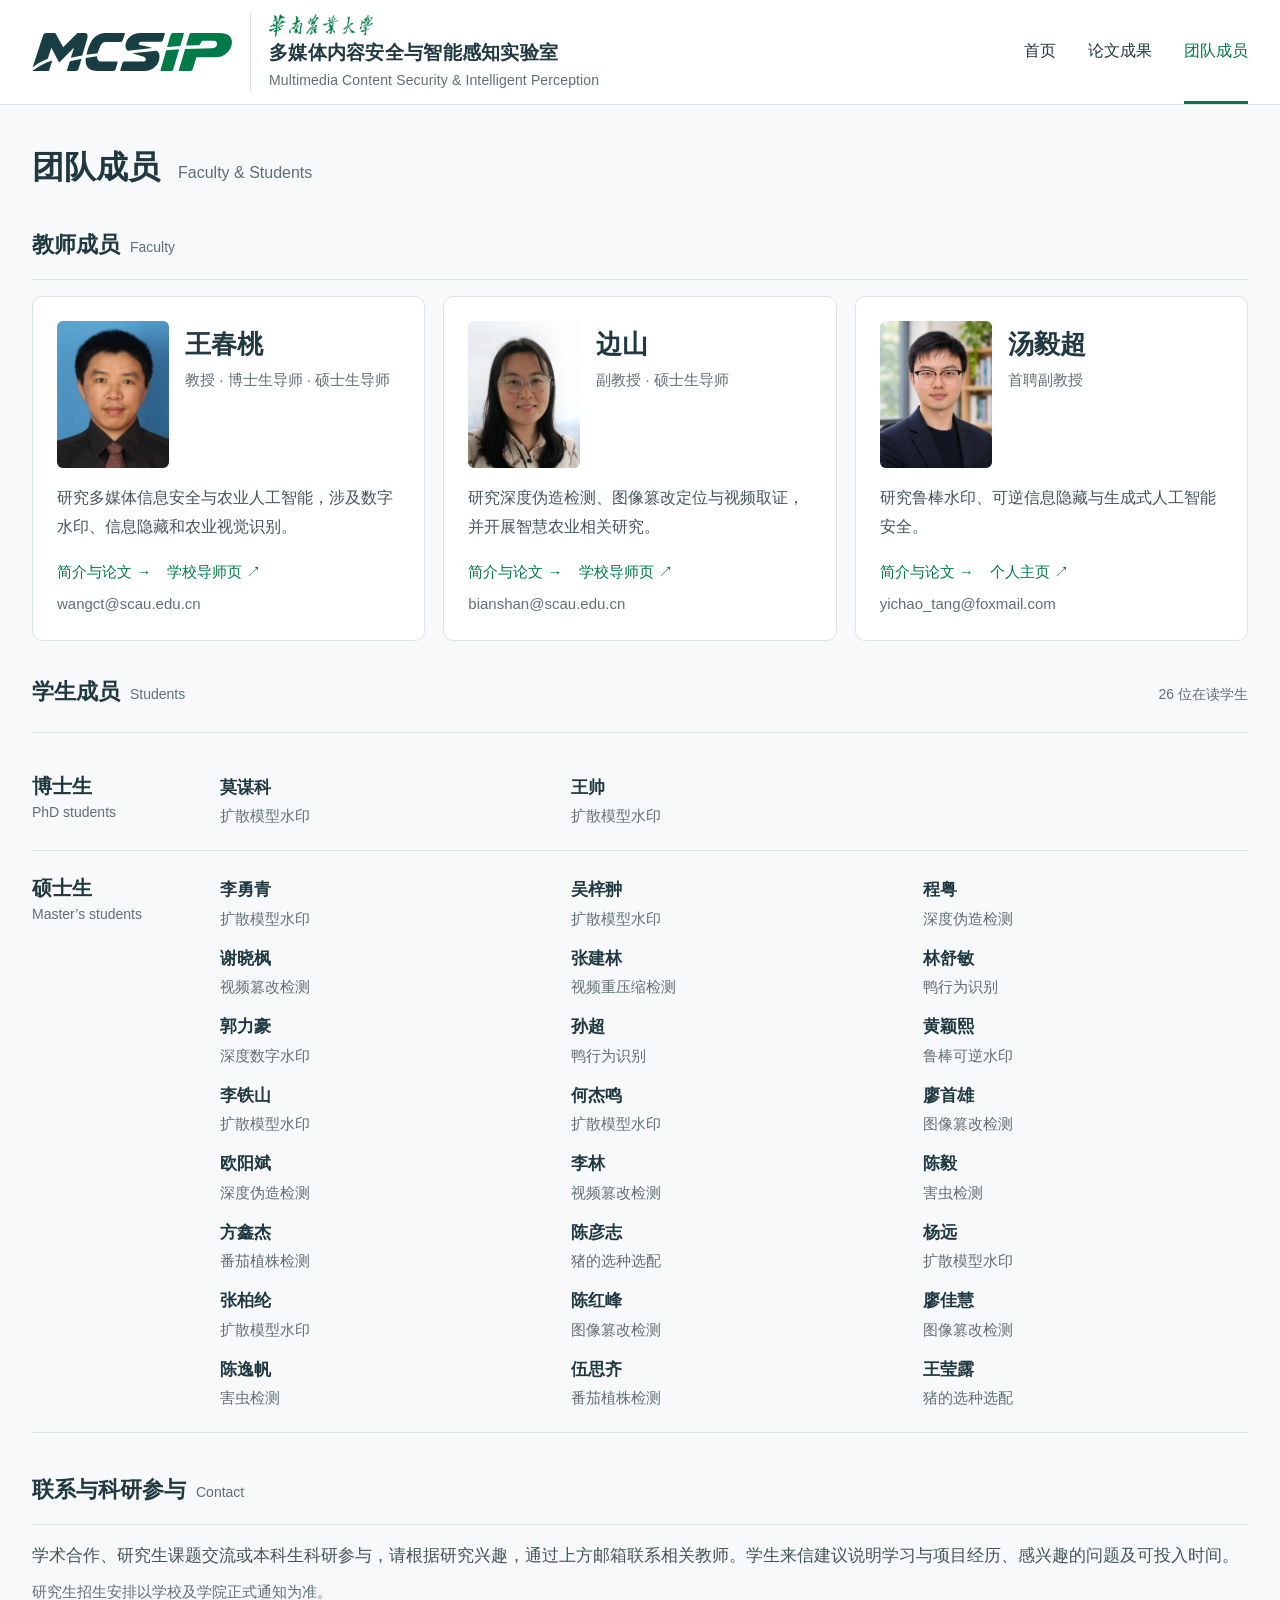
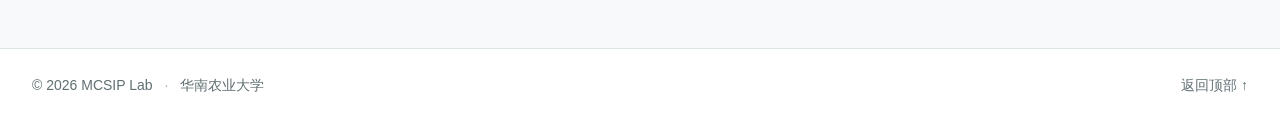
<file: team/index.html>
<!doctype html>
<html lang="zh-CN">
<head>
  <meta charset="utf-8">
  <meta name="viewport" content="width=device-width, initial-scale=1">
  <meta name="description" content="多媒体内容安全与智能感知实验室，研究数字水印、可逆信息隐藏、多媒体取证与农业视觉感知。了解成员、代表性工作、论文与开源代码。">
  <meta name="theme-color" content="#007A49">
  <title>团队成员 · 多媒体内容安全与智能感知实验室</title>
  <link rel="icon" href="/static/images/brand/mcsip-scau-v4-favicon.ico" type="image/vnd.microsoft.icon" sizes="16x16 24x24 32x32 48x48 64x64 128x128 256x256">
  <link rel="icon" href="/static/images/brand/mcsip-scau-v4-favicon-32.png" type="image/png" sizes="32x32">
  <link rel="icon" href="/static/images/brand/mcsip-scau-v4-icon-small.svg" type="image/svg+xml" sizes="any">
  <link rel="apple-touch-icon" href="/static/images/brand/mcsip-scau-v4-apple-touch-icon.png">
  <link rel="stylesheet" href="/static/style.css?v=20261106archive6">
  <link rel="stylesheet" href="/static/design-integrated.css?v=20261106system4">
  <link rel="stylesheet" href="/static/site-global.css?v=20261106archive6">
</head>
<body id="top" class="design-integrated team-directory">
  <a class="skip-link" href="#main-content">跳转至主要内容</a>
  


<header class="site-header">
  <div class="header-inner">
    <div class="brand">
      <a class="brand-mark-link" href="/" aria-label="MCSIP 实验室首页"><picture><source media="(max-width:860px)" srcset="/static/images/brand/mcsip-scau-v4-logo.svg"><img class="brand-mcsip" src="/static/images/brand/mcsip-scau-v4-logo.svg" alt="MCSIP" width="1648" height="320"></picture></a>
      <span class="brand-wordmark">
        <a class="brand-university" href="https://www.scau.edu.cn/" target="_blank" rel="noopener noreferrer"><img src="/static/images/brand/scau-official-chinese-wordmark.png" alt="华南农业大学" width="1067" height="249"></a>
        <strong class="brand-title"><a href="/">多媒体内容安全与智能感知实验室</a></strong>
        <small class="brand-english" lang="en">Multimedia Content Security &amp; Intelligent Perception</small>
      </span>
    </div>
    <button class="nav-toggle" type="button" aria-label="打开导航" aria-controls="main-navigation" aria-expanded="false"><span></span><span></span></button>
    <nav class="site-nav nav3" id="main-navigation" aria-label="主导航">
      <a href="/">首页</a>
      <a href="/publications/">论文成果</a>
      <a href="/team/" aria-current="page">团队成员</a>
    </nav>
  </div>
</header>

<main id="main-content" class="team-page">
  <div class="team-page-heading container">
    <h1>团队成员</h1>
    <p lang="en">Faculty &amp; Students</p>
  </div>

  <section class="faculty-directory-section container" id="faculty" aria-labelledby="faculty-title">
    <div class="compact-heading"><h2 id="faculty-title">教师成员 <span lang="en">Faculty</span></h2></div>
    <div class="faculty-directory">
      
      <article class="faculty-directory-card" aria-labelledby="faculty-name-2">
        <div class="faculty-directory-portrait portrait-frame" data-faculty="王春桃">
          <img src="/static/uploads/members/teachers-2-ab336433b8.jpg" alt="王春桃" width="128" height="168" loading="lazy">
        </div>
        <div class="faculty-directory-copy">
          <div class="faculty-directory-identity"><h3 id="faculty-name-2">王春桃</h3>
          <p class="faculty-role">教授 · 博士生导师 · 硕士生导师</p></div>
          <p class="faculty-directory-bio">研究多媒体信息安全与农业人工智能，涉及数字水印、信息隐藏和农业视觉识别。</p>
          <div class="faculty-links">
            <a href="/members/teacher/2/">简介与论文 →</a>
            <a href="https://yjsglxt.scau.edu.cn/open/WxXlbs/TeacherInfo.aspx?jsbh=WangChunTao65" target="_blank" rel="noopener noreferrer">学校导师页 ↗</a>
          </div>
          <a class="faculty-email" href="mailto:wangct@scau.edu.cn">wangct@scau.edu.cn</a>
        </div>
      </article>
      
      <article class="faculty-directory-card" aria-labelledby="faculty-name-1">
        <div class="faculty-directory-portrait portrait-frame" data-faculty="边山">
          <img src="/static/uploads/members/teachers-1-27d6a4664f.jpg" alt="边山" width="128" height="168" loading="lazy">
        </div>
        <div class="faculty-directory-copy">
          <div class="faculty-directory-identity"><h3 id="faculty-name-1">边山</h3>
          <p class="faculty-role">副教授 · 硕士生导师</p></div>
          <p class="faculty-directory-bio">研究深度伪造检测、图像篡改定位与视频取证，并开展智慧农业相关研究。</p>
          <div class="faculty-links">
            <a href="/members/teacher/1/">简介与论文 →</a>
            <a href="https://yjsglxt.scau.edu.cn/open/Wechat/SsZsZyml/TutorInfo.aspx?dsbh=BianShan41&amp;nd=2023&amp;yxsh=140" target="_blank" rel="noopener noreferrer">学校导师页 ↗</a>
          </div>
          <a class="faculty-email" href="mailto:bianshan@scau.edu.cn">bianshan@scau.edu.cn</a>
        </div>
      </article>
      
      <article class="faculty-directory-card" aria-labelledby="faculty-name-3">
        <div class="faculty-directory-portrait portrait-frame" data-faculty="汤毅超">
          <img src="/static/images/team/yichao-tang-20261104-4c77d1a2.png" alt="汤毅超" width="128" height="168" loading="lazy">
        </div>
        <div class="faculty-directory-copy">
          <div class="faculty-directory-identity"><h3 id="faculty-name-3">汤毅超</h3>
          <p class="faculty-role">首聘副教授</p></div>
          <p class="faculty-directory-bio">研究鲁棒水印、可逆信息隐藏与生成式人工智能安全。</p>
          <div class="faculty-links">
            <a href="/members/teacher/3/">简介与论文 →</a>
            <a href="https://yichao-tang.github.io/" target="_blank" rel="noopener noreferrer">个人主页 ↗</a>
          </div>
          <a class="faculty-email" href="mailto:yichao_tang@foxmail.com">yichao_tang@foxmail.com</a>
        </div>
      </article>
      
    </div>
  </section>

  <section class="student-section container" id="students" aria-labelledby="students-title">
  <div class="compact-heading">
    <h2 id="students-title">学生成员 <span lang="en">Students</span></h2>
    <span class="section-caption">26 位在读学生</span>
  </div>
  
  <div class="student-degree-group">
    <h3>博士生 <span lang="en">PhD students</span></h3>
    <div class="student-roster">
      
      <div class="student-roster-entry"><strong>莫谋科</strong><span>扩散模型水印</span></div>
      
      <div class="student-roster-entry"><strong>王帅</strong><span>扩散模型水印</span></div>
      
    </div>
  </div>
  
  
  <div class="student-degree-group">
    <h3>硕士生 <span lang="en">Master’s students</span></h3>
    <div class="student-roster">
      
      <div class="student-roster-entry"><strong>李勇青</strong><span>扩散模型水印</span></div>
      
      <div class="student-roster-entry"><strong>吴梓翀</strong><span>扩散模型水印</span></div>
      
      <div class="student-roster-entry"><strong>程粤</strong><span>深度伪造检测</span></div>
      
      <div class="student-roster-entry"><strong>谢晓枫</strong><span>视频篡改检测</span></div>
      
      <div class="student-roster-entry"><strong>张建林</strong><span>视频重压缩检测</span></div>
      
      <div class="student-roster-entry"><strong>林舒敏</strong><span>鸭行为识别</span></div>
      
      <div class="student-roster-entry"><strong>郭力豪</strong><span>深度数字水印</span></div>
      
      <div class="student-roster-entry"><strong>孙超</strong><span>鸭行为识别</span></div>
      
      <div class="student-roster-entry"><strong>黄颖熙</strong><span>鲁棒可逆水印</span></div>
      
      <div class="student-roster-entry"><strong>李铁山</strong><span>扩散模型水印</span></div>
      
      <div class="student-roster-entry"><strong>何杰鸣</strong><span>扩散模型水印</span></div>
      
      <div class="student-roster-entry"><strong>廖首雄</strong><span>图像篡改检测</span></div>
      
      <div class="student-roster-entry"><strong>欧阳斌</strong><span>深度伪造检测</span></div>
      
      <div class="student-roster-entry"><strong>李林</strong><span>视频篡改检测</span></div>
      
      <div class="student-roster-entry"><strong>陈毅</strong><span>害虫检测</span></div>
      
      <div class="student-roster-entry"><strong>方鑫杰</strong><span>番茄植株检测</span></div>
      
      <div class="student-roster-entry"><strong>陈彦志</strong><span>猪的选种选配</span></div>
      
      <div class="student-roster-entry"><strong>杨远</strong><span>扩散模型水印</span></div>
      
      <div class="student-roster-entry"><strong>张柏纶</strong><span>扩散模型水印</span></div>
      
      <div class="student-roster-entry"><strong>陈红峰</strong><span>图像篡改检测</span></div>
      
      <div class="student-roster-entry"><strong>廖佳慧</strong><span>图像篡改检测</span></div>
      
      <div class="student-roster-entry"><strong>陈逸帆</strong><span>害虫检测</span></div>
      
      <div class="student-roster-entry"><strong>伍思齐</strong><span>番茄植株检测</span></div>
      
      <div class="student-roster-entry"><strong>王莹露</strong><span>猪的选种选配</span></div>
      
    </div>
  </div>
  
  
</section>

  <section class="participation-section container" id="join" aria-labelledby="join-title">
    <div class="compact-heading"><h2 id="join-title">联系与科研参与 <span lang="en">Contact</span></h2></div>
    <div class="contact-copy">
      <p>学术合作、研究生课题交流或本科生科研参与，请根据研究兴趣，通过上方邮箱联系相关教师。学生来信建议说明学习与项目经历、感兴趣的问题及可投入时间。</p>
      <p>研究生招生安排以学校及学院正式通知为准。</p>
    </div>
  </section>
</main>

<footer class="site-footer" id="university-footer">
  <div class="container footer-inner">
    <p>© 2026 MCSIP Lab <span aria-hidden="true">·</span> <a href="https://www.scau.edu.cn/" target="_blank" rel="noopener noreferrer">华南农业大学</a></p>
    <a href="#top">返回顶部 ↑</a>
  </div>
</footer>

  <dialog class="paper-image-dialog" aria-labelledby="paper-image-title" aria-describedby="paper-image-caption">
  <div class="paper-image-toolbar">
    <h2 id="paper-image-title">论文图示</h2>
    <div class="paper-image-actions">
      <output class="paper-image-zoom" data-image-zoom aria-label="图像缩放比例"></output>
      <button type="button" data-image-size aria-pressed="false" disabled>原始尺寸</button>
      <button type="button" class="paper-image-close" data-image-close aria-label="关闭大图" autofocus>×</button>
    </div>
  </div>
  <p id="paper-image-caption" class="paper-image-caption"></p>
  <div class="paper-image-viewport" tabindex="0" aria-label="论文图示，滚轮缩放，拖动平移，点击关闭">
    <p data-image-loading role="status">正在加载图示…</p>
    <p data-image-error hidden>图示暂时无法加载，<a data-image-original target="_blank" rel="noopener noreferrer">打开原图 ↗</a></p>
    <div class="paper-image-stage" hidden><img data-image-full alt="" draggable="false"></div>
  </div>
</dialog>
  <script src="/static/research-time.js?v=20261102"></script>
  <script src="/static/main.js?v=20261105reading"></script>
  <script src="/static/paper-image-viewer-v2.js?v=20261106"></script>
</body>
</html>
</file>
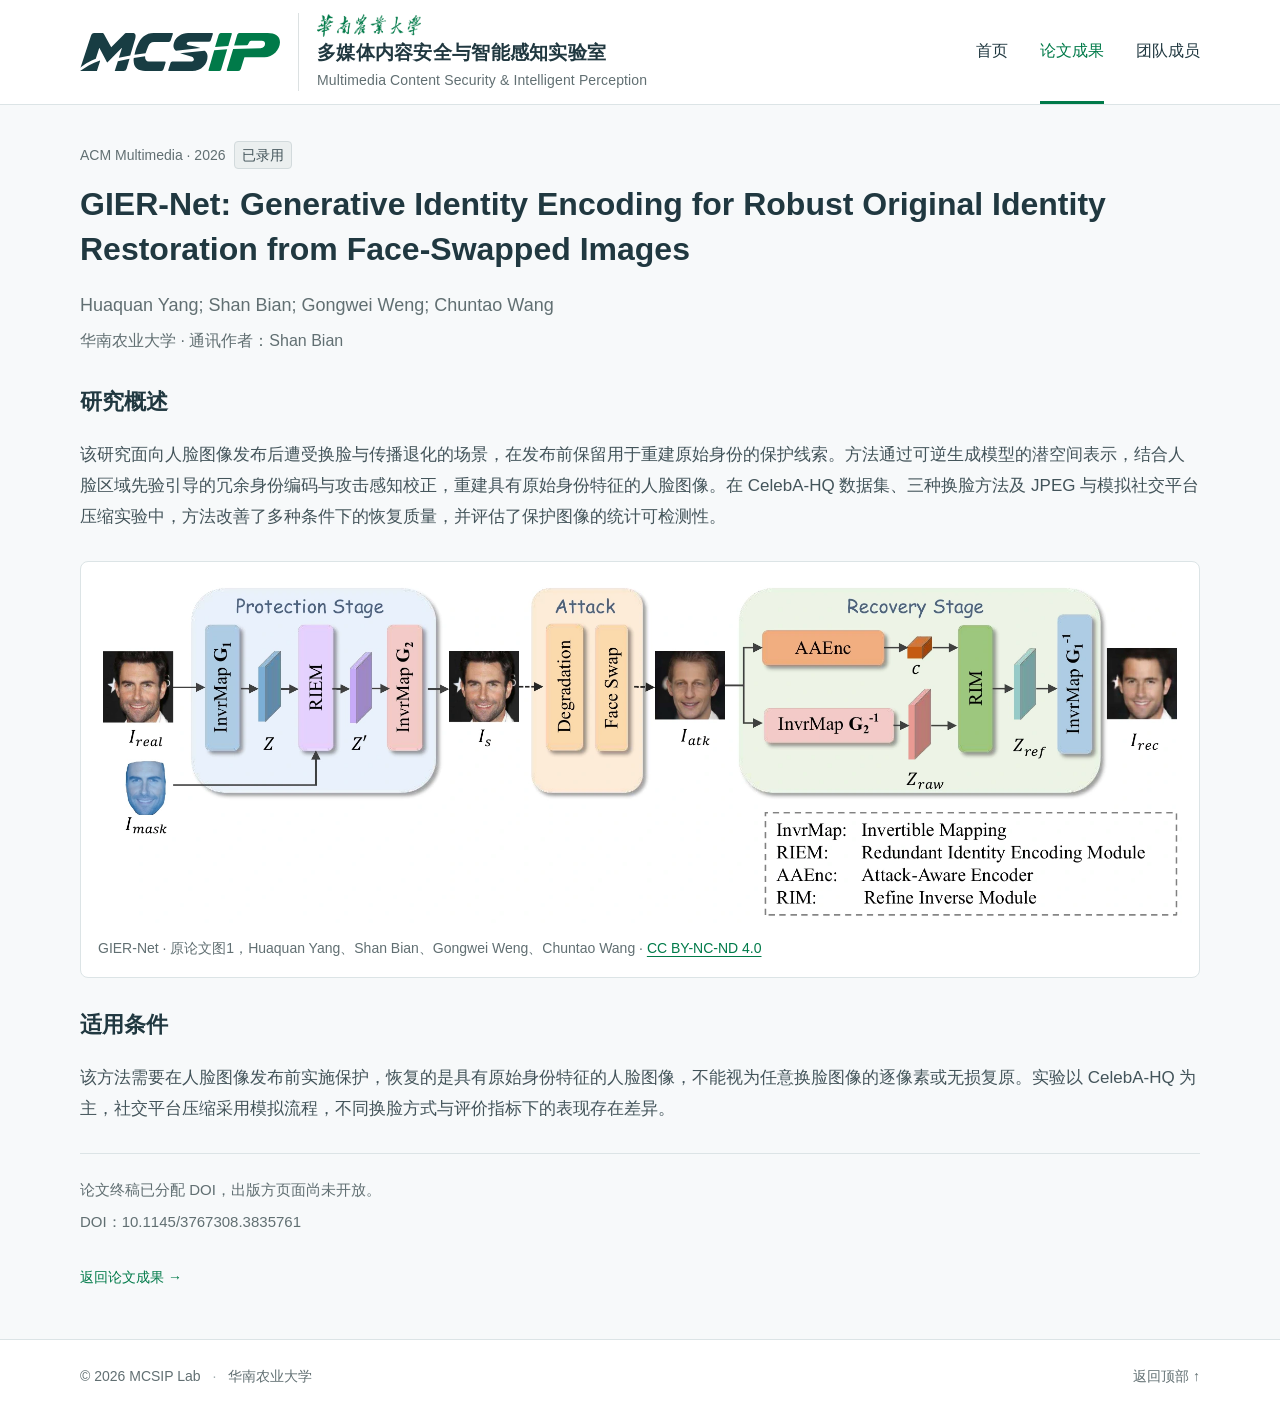
<file: works/gier-net/index.html>
<!doctype html>
<html lang="zh-CN">
<head>
  <meta charset="utf-8">
  <meta name="viewport" content="width=device-width, initial-scale=1">
  <meta name="description" content="多媒体内容安全与智能感知实验室，研究数字水印、可逆信息隐藏、多媒体取证与农业视觉感知。了解成员、代表性工作、论文与开源代码。">
  <meta name="theme-color" content="#007A49">
  <title>GIER-Net · 人脸主动保护与身份恢复 · 多媒体内容安全与智能感知实验室</title>
  <link rel="icon" href="/static/images/brand/mcsip-scau-v4-favicon.ico" type="image/vnd.microsoft.icon" sizes="16x16 24x24 32x32 48x48 64x64 128x128 256x256">
  <link rel="icon" href="/static/images/brand/mcsip-scau-v4-favicon-32.png" type="image/png" sizes="32x32">
  <link rel="icon" href="/static/images/brand/mcsip-scau-v4-icon-small.svg" type="image/svg+xml" sizes="any">
  <link rel="apple-touch-icon" href="/static/images/brand/mcsip-scau-v4-apple-touch-icon.png">
  <link rel="stylesheet" href="/static/style.css?v=20261106archive6">
  
  <link rel="stylesheet" href="/static/site-global.css?v=20261106archive6">
</head>
<body id="top" class="">
  <a class="skip-link" href="#main-content">跳转至主要内容</a>
  


<header class="site-header">
  <div class="header-inner">
    <div class="brand">
      <a class="brand-mark-link" href="/" aria-label="MCSIP 实验室首页"><picture><source media="(max-width:860px)" srcset="/static/images/brand/mcsip-scau-v4-logo.svg"><img class="brand-mcsip" src="/static/images/brand/mcsip-scau-v4-logo.svg" alt="MCSIP" width="1648" height="320"></picture></a>
      <span class="brand-wordmark">
        <a class="brand-university" href="https://www.scau.edu.cn/" target="_blank" rel="noopener noreferrer"><img src="/static/images/brand/scau-official-chinese-wordmark.png" alt="华南农业大学" width="1067" height="249"></a>
        <strong class="brand-title"><a href="/">多媒体内容安全与智能感知实验室</a></strong>
        <small class="brand-english" lang="en">Multimedia Content Security &amp; Intelligent Perception</small>
      </span>
    </div>
    <button class="nav-toggle" type="button" aria-label="打开导航" aria-controls="main-navigation" aria-expanded="false"><span></span><span></span></button>
    <nav class="site-nav nav3" id="main-navigation" aria-label="主导航">
      <a href="/">首页</a>
      <a href="/publications/" aria-current="page">论文成果</a>
      <a href="/team/">团队成员</a>
    </nav>
  </div>
</header>
<main id="main-content" class="research-detail container">
  <p class="research-detail-venue"><span class="venue-citation">ACM Multimedia · 2026</span> <span class="paper-status">已录用</span></p>
  <h1>GIER-Net: Generative Identity Encoding for Robust Original Identity Restoration from Face-Swapped Images</h1>
  <p class="research-detail-authors">Huaquan Yang; Shan Bian; Gongwei Weng; Chuntao Wang</p>
  <p class="research-detail-affiliation">华南农业大学 · 通讯作者：Shan Bian</p>
  <section class="research-detail-overview"><h2>研究概述</h2><p>该研究面向人脸图像发布后遭受换脸与传播退化的场景，在发布前保留用于重建原始身份的保护线索。方法通过可逆生成模型的潜空间表示，结合人脸区域先验引导的冗余身份编码与攻击感知校正，重建具有原始身份特征的人脸图像。在 CelebA-HQ 数据集、三种换脸方法及 JPEG 与模拟社交平台压缩实验中，方法改善了多种条件下的恢复质量，并评估了保护图像的统计可检测性。</p></section>
  <figure class="research-detail-figure"><a href="/static/images/papers/giernet-method.webp" target="_blank" rel="noopener noreferrer" aria-label="查看 GIER-Net 完整方法图"><img src="/static/images/papers/giernet-method.webp" alt="GIER-Net 原论文图1：保护、换脸攻击和身份恢复三阶段" width="2116" height="671"></a><figcaption>GIER-Net · 原论文图1，Huaquan Yang、Shan Bian、Gongwei Weng、Chuntao Wang · <a href="https://creativecommons.org/licenses/by-nc-nd/4.0/" target="_blank" rel="noopener noreferrer">CC BY-NC-ND 4.0</a></figcaption></figure>
  <section><h2>适用条件</h2><p>该方法需要在人脸图像发布前实施保护，恢复的是具有原始身份特征的人脸图像，不能视为任意换脸图像的逐像素或无损复原。实验以 CelebA-HQ 为主，社交平台压缩采用模拟流程，不同换脸方式与评价指标下的表现存在差异。</p></section>
  <div class="research-detail-reference"><p>论文终稿已分配 DOI，出版方页面尚未开放。</p><p>DOI：<span>10.1145/3767308.3835761</span></p></div>
  <a class="text-link" href="/publications/?q=GIER-Net">返回论文成果 →</a>
</main>
<footer class="site-footer" id="university-footer">
  <div class="container footer-inner">
    <p>© 2026 MCSIP Lab <span aria-hidden="true">·</span> <a href="https://www.scau.edu.cn/" target="_blank" rel="noopener noreferrer">华南农业大学</a></p>
    <a href="#top">返回顶部 ↑</a>
  </div>
</footer>

  <dialog class="paper-image-dialog" aria-labelledby="paper-image-title" aria-describedby="paper-image-caption">
  <div class="paper-image-toolbar">
    <h2 id="paper-image-title">论文图示</h2>
    <div class="paper-image-actions">
      <output class="paper-image-zoom" data-image-zoom aria-label="图像缩放比例"></output>
      <button type="button" data-image-size aria-pressed="false" disabled>原始尺寸</button>
      <button type="button" class="paper-image-close" data-image-close aria-label="关闭大图" autofocus>×</button>
    </div>
  </div>
  <p id="paper-image-caption" class="paper-image-caption"></p>
  <div class="paper-image-viewport" tabindex="0" aria-label="论文图示，滚轮缩放，拖动平移，点击关闭">
    <p data-image-loading role="status">正在加载图示…</p>
    <p data-image-error hidden>图示暂时无法加载，<a data-image-original target="_blank" rel="noopener noreferrer">打开原图 ↗</a></p>
    <div class="paper-image-stage" hidden><img data-image-full alt="" draggable="false"></div>
  </div>
</dialog>
  <script src="/static/research-time.js?v=20261102"></script>
  <script src="/static/main.js?v=20261105reading"></script>
  <script src="/static/paper-image-viewer-v2.js?v=20261106"></script>
</body>
</html>
</file>
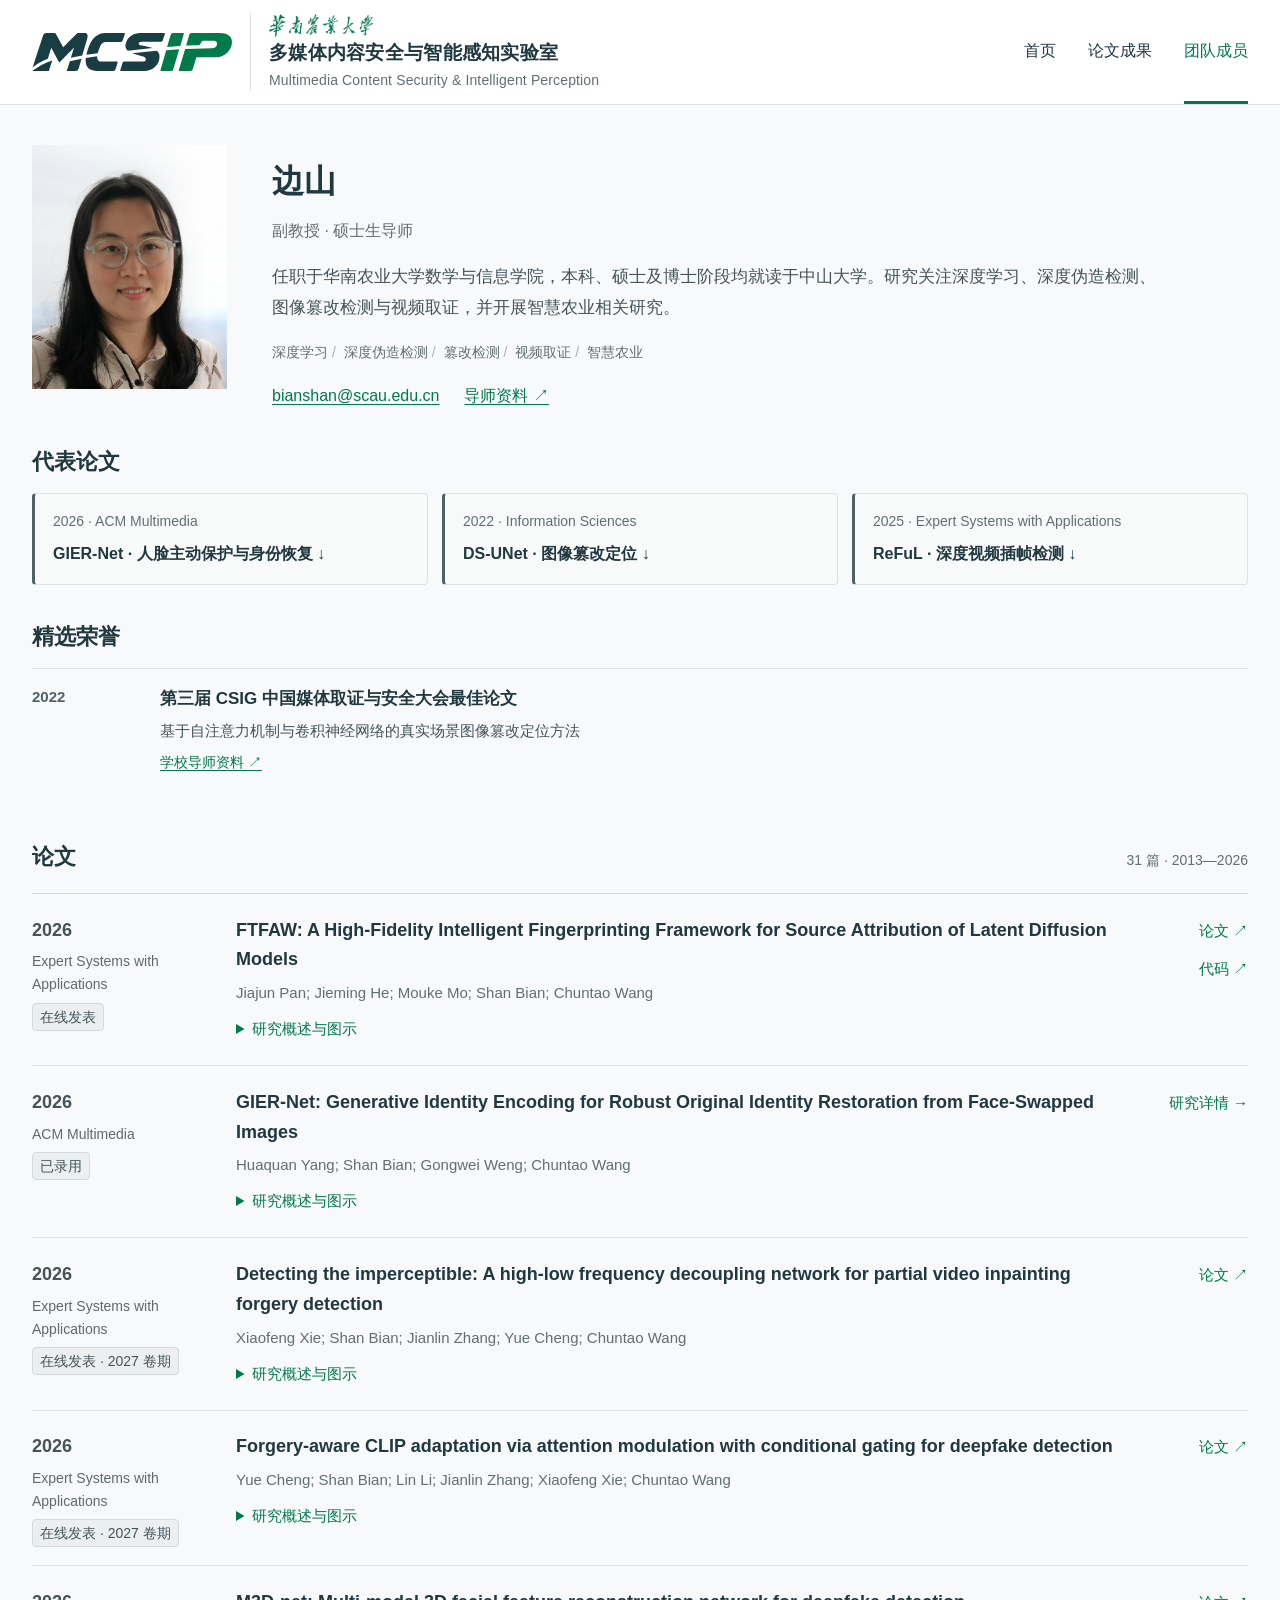
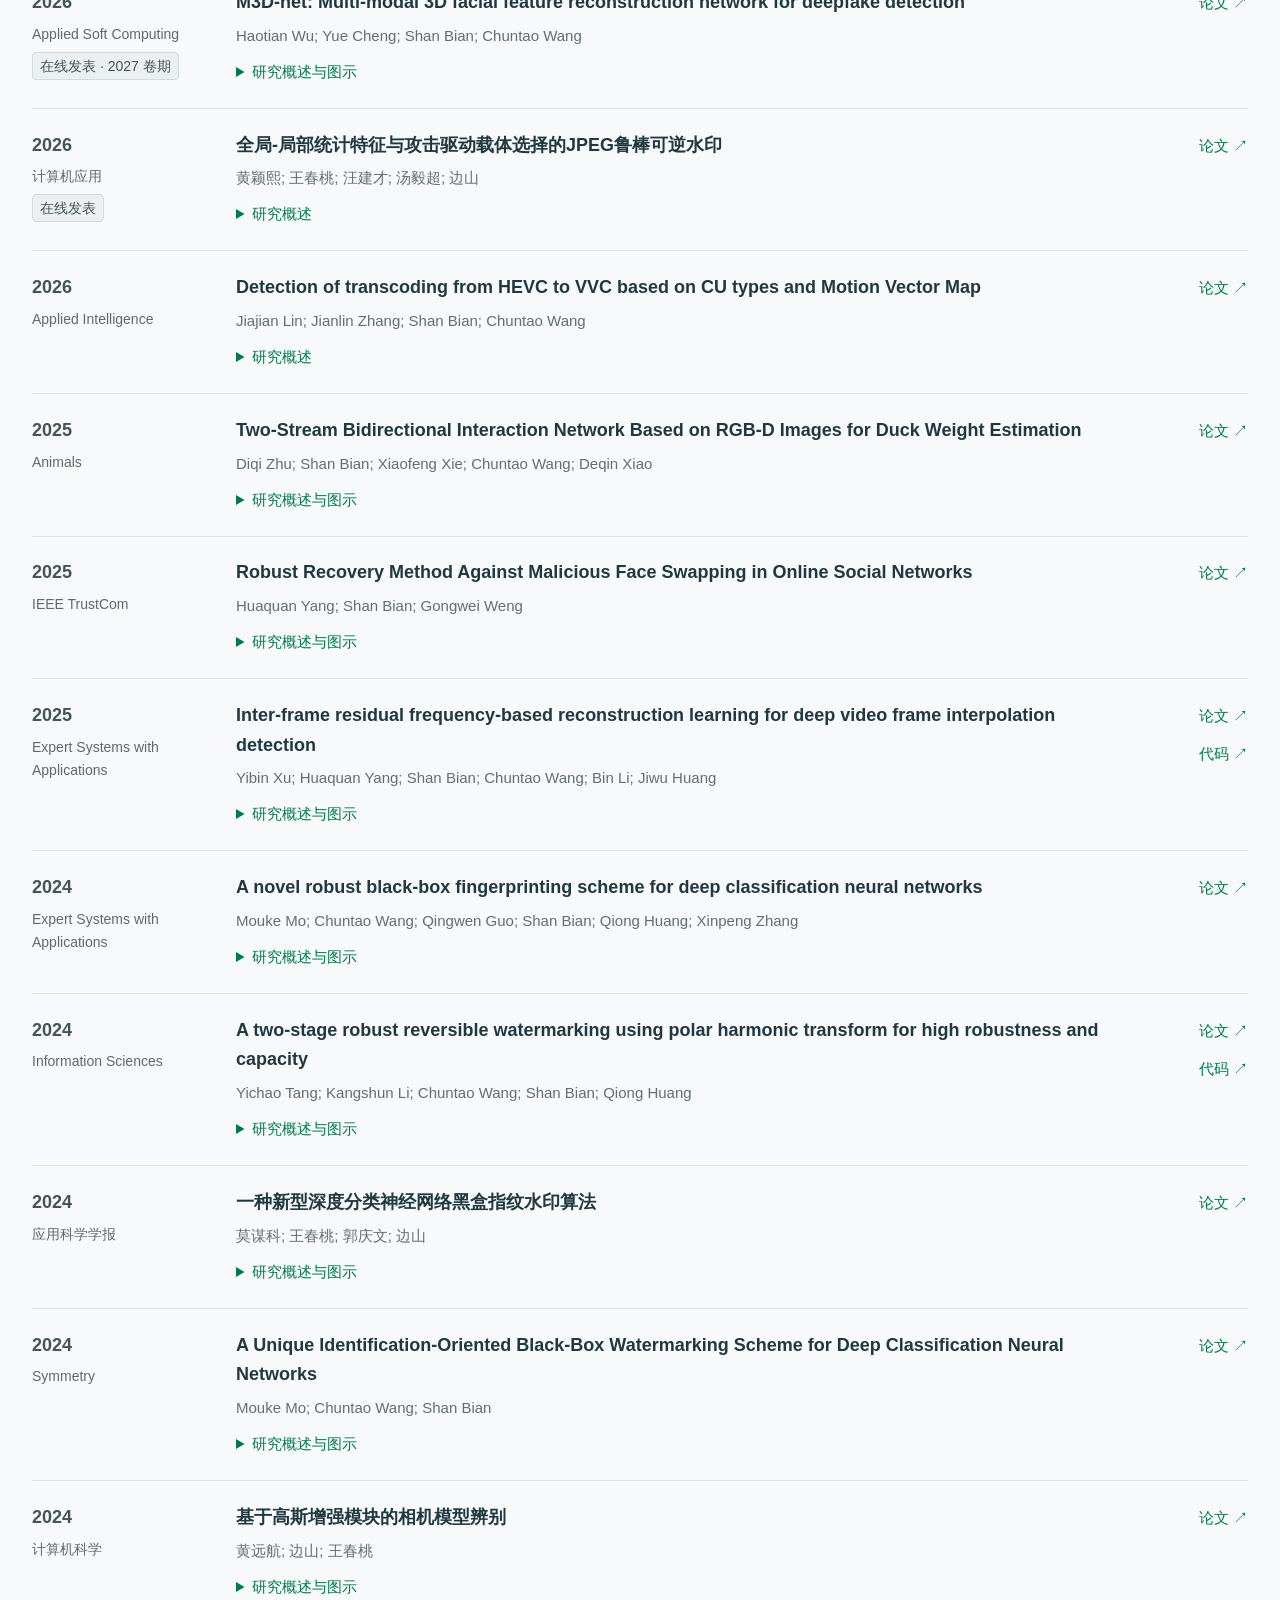
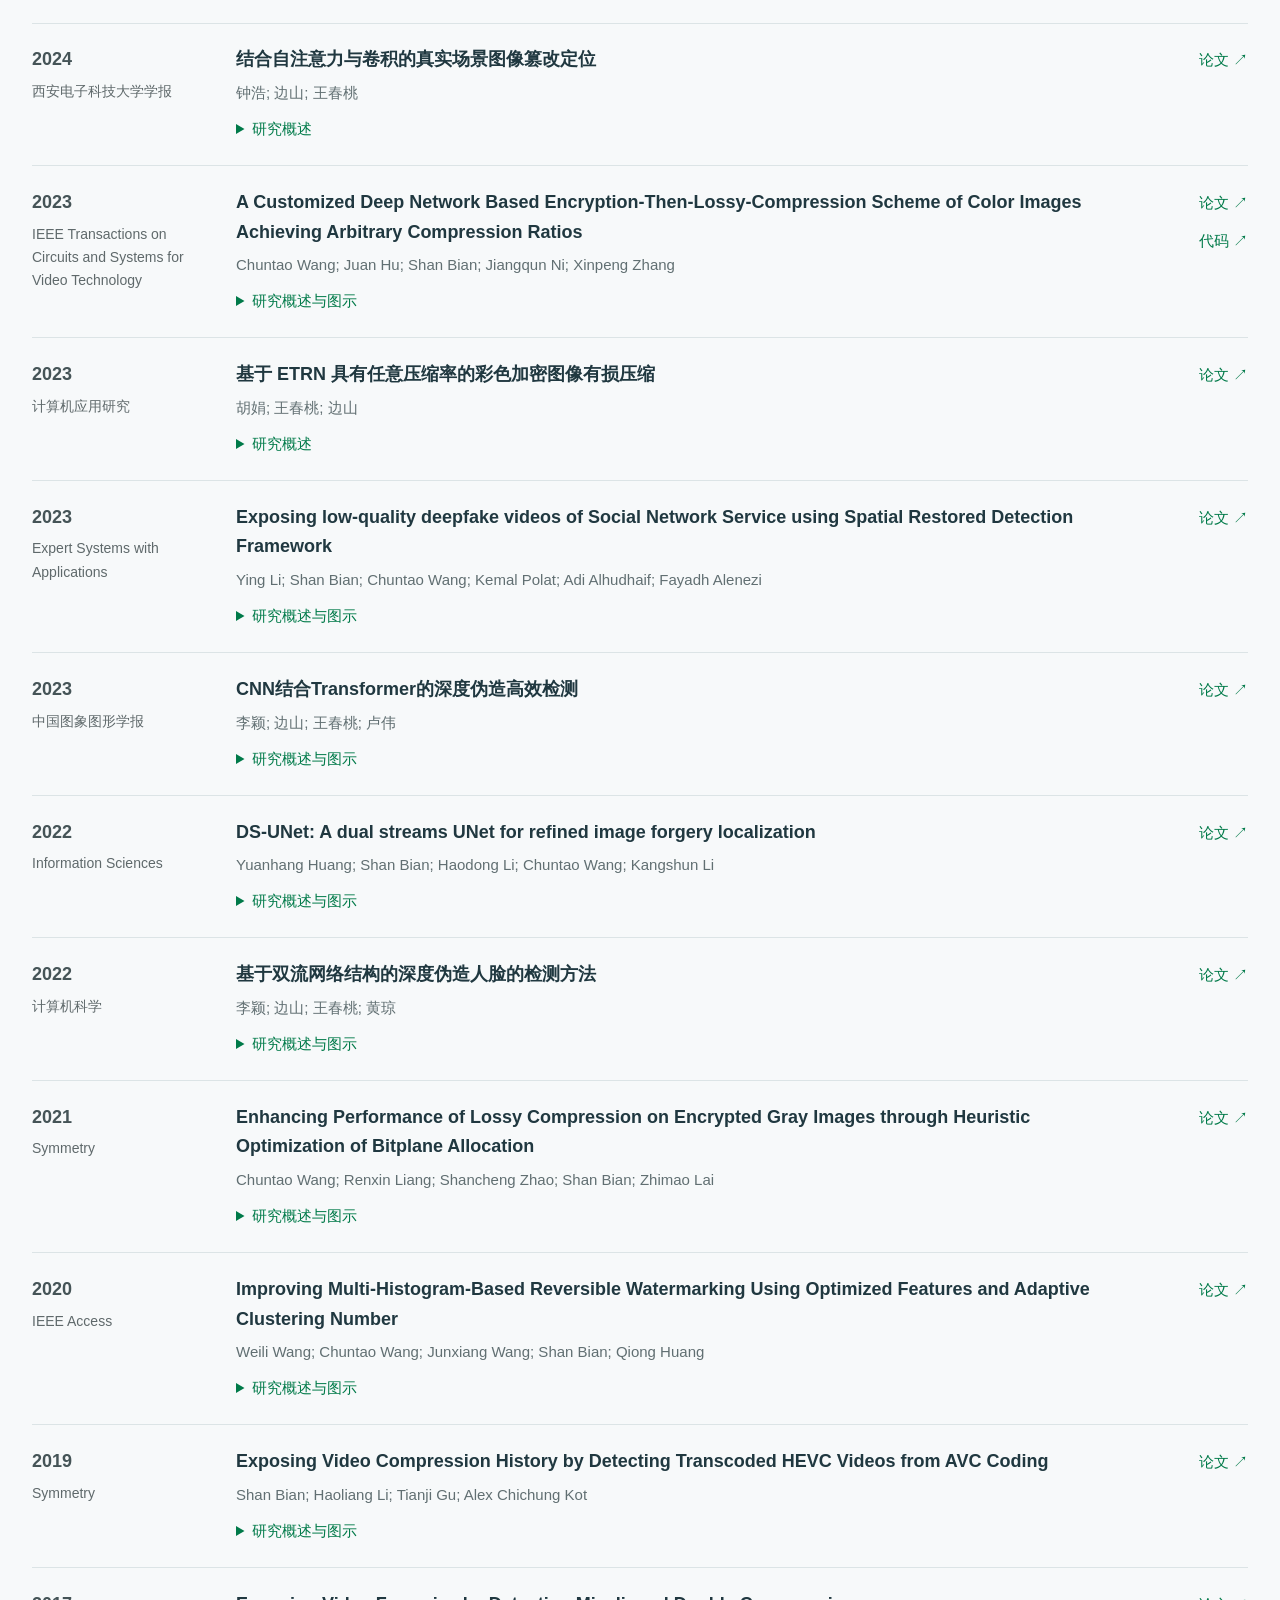
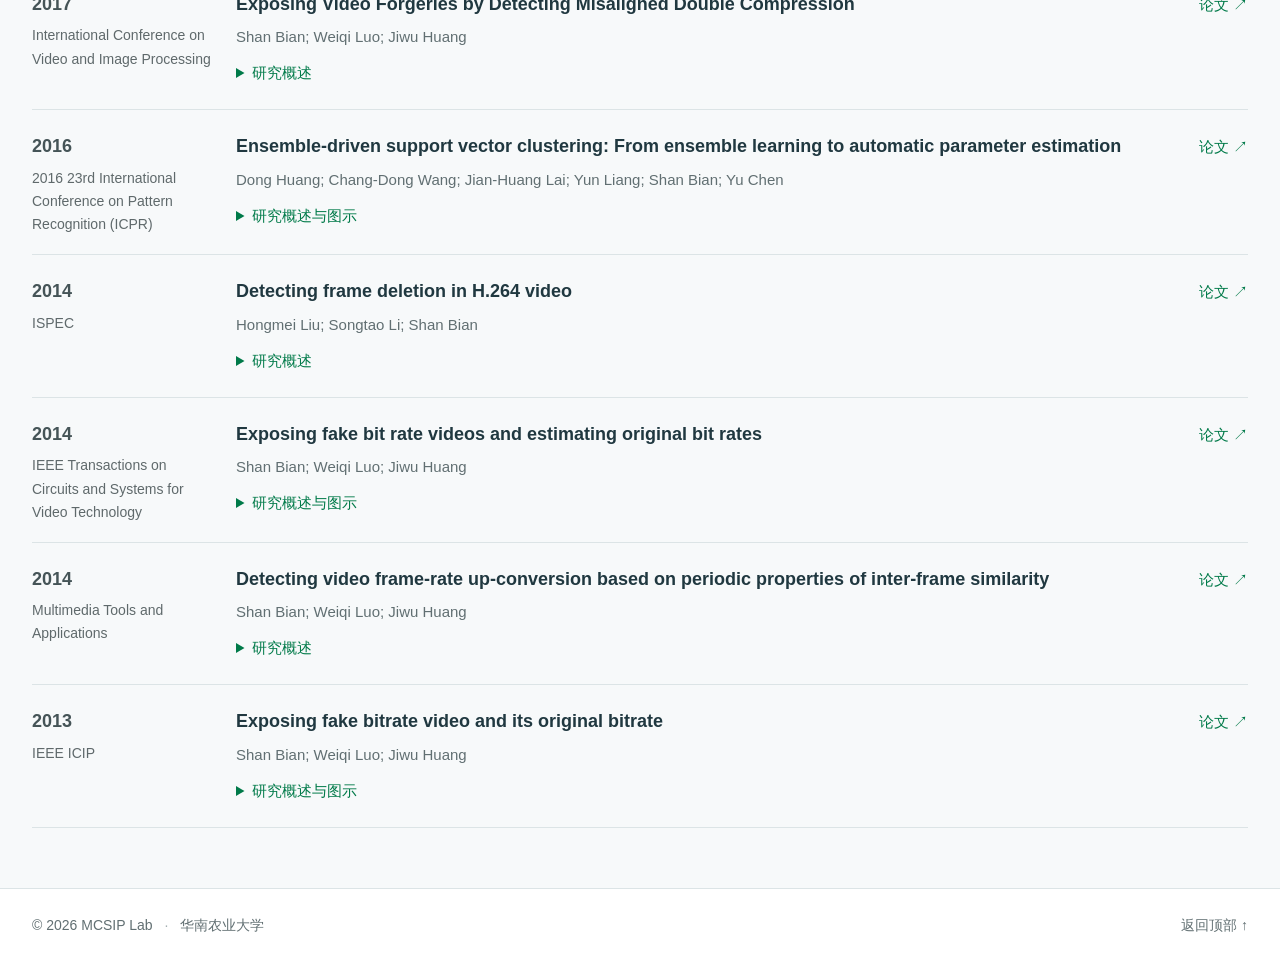
<file: members/teacher/1/index.html>
<!doctype html>
<html lang="zh-CN">
<head>
  <meta charset="utf-8">
  <meta name="viewport" content="width=device-width, initial-scale=1">
  <meta name="description" content="多媒体内容安全与智能感知实验室，研究数字水印、可逆信息隐藏、多媒体取证与农业视觉感知。了解成员、代表性工作、论文与开源代码。">
  <meta name="theme-color" content="#007A49">
  <title>边山 · 多媒体内容安全与智能感知实验室</title>
  <link rel="icon" href="/static/images/brand/mcsip-scau-v4-favicon.ico" type="image/vnd.microsoft.icon" sizes="16x16 24x24 32x32 48x48 64x64 128x128 256x256">
  <link rel="icon" href="/static/images/brand/mcsip-scau-v4-favicon-32.png" type="image/png" sizes="32x32">
  <link rel="icon" href="/static/images/brand/mcsip-scau-v4-icon-small.svg" type="image/svg+xml" sizes="any">
  <link rel="apple-touch-icon" href="/static/images/brand/mcsip-scau-v4-apple-touch-icon.png">
  <link rel="stylesheet" href="/static/style.css?v=20261106archive6">
  
  <link rel="stylesheet" href="/static/site-global.css?v=20261106archive6">
</head>
<body id="top" class="">
  <a class="skip-link" href="#main-content">跳转至主要内容</a>
  


<header class="site-header">
  <div class="header-inner">
    <div class="brand">
      <a class="brand-mark-link" href="/" aria-label="MCSIP 实验室首页"><picture><source media="(max-width:860px)" srcset="/static/images/brand/mcsip-scau-v4-logo.svg"><img class="brand-mcsip" src="/static/images/brand/mcsip-scau-v4-logo.svg" alt="MCSIP" width="1648" height="320"></picture></a>
      <span class="brand-wordmark">
        <a class="brand-university" href="https://www.scau.edu.cn/" target="_blank" rel="noopener noreferrer"><img src="/static/images/brand/scau-official-chinese-wordmark.png" alt="华南农业大学" width="1067" height="249"></a>
        <strong class="brand-title"><a href="/">多媒体内容安全与智能感知实验室</a></strong>
        <small class="brand-english" lang="en">Multimedia Content Security &amp; Intelligent Perception</small>
      </span>
    </div>
    <button class="nav-toggle" type="button" aria-label="打开导航" aria-controls="main-navigation" aria-expanded="false"><span></span><span></span></button>
    <nav class="site-nav nav3" id="main-navigation" aria-label="主导航">
      <a href="/">首页</a>
      <a href="/publications/">论文成果</a>
      <a href="/team/" aria-current="page">团队成员</a>
    </nav>
  </div>
</header>
<main class="member-page" id="main-content">
  <section class="profile-hero" aria-labelledby="member-name">
    <div class="profile-photo portrait-frame" data-faculty="边山"><img src="/static/uploads/members/teachers-1-27d6a4664f.jpg" alt="边山" width="225" height="281"></div>
    <div class="profile-copy"><h1 id="member-name">边山</h1><h2>副教授 · 硕士生导师</h2><p>任职于华南农业大学数学与信息学院，本科、硕士及博士阶段均就读于中山大学。研究关注深度学习、深度伪造检测、图像篡改检测与视频取证，并开展智慧农业相关研究。</p><div class="tags"><span>深度学习</span><span>深度伪造检测</span><span>篡改检测</span><span>视频取证</span><span>智慧农业</span></div>
      <div class="profile-links"><a href="mailto:bianshan@scau.edu.cn">bianshan@scau.edu.cn</a><a href="https://yjsglxt.scau.edu.cn/open/Wechat/SsZsZyml/TutorInfo.aspx?dsbh=BianShan41&amp;nd=2023&amp;yxsh=140" target="_blank" rel="noopener noreferrer">导师资料 ↗</a></div>
    </div>
  </section>
  <section class="profile-selected" aria-labelledby="selected-publications"><h2 id="selected-publications">代表论文</h2><div class="profile-paper-shortcuts"><a href="#paper-author-gier-net-acmmm-2026" aria-label="GIER-Net · 人脸主动保护与身份恢复：GIER-Net: Generative Identity Encoding for Robust Original Identity Restoration from Face-Swapped Images"><span>2026 · ACM Multimedia</span><strong>GIER-Net · 人脸主动保护与身份恢复 <span aria-hidden="true">↓</span></strong></a><a href="#paper-11" aria-label="DS-UNet · 图像篡改定位：DS-UNet: A dual streams UNet for refined image forgery localization"><span>2022 · Information Sciences</span><strong>DS-UNet · 图像篡改定位 <span aria-hidden="true">↓</span></strong></a><a href="#paper-15" aria-label="ReFuL · 深度视频插帧检测：Inter-frame residual frequency-based reconstruction learning for deep video frame interpolation detection"><span>2025 · Expert Systems with Applications</span><strong>ReFuL · 深度视频插帧检测 <span aria-hidden="true">↓</span></strong></a></div></section>
  
  
  
  <section class="profile-honors" aria-labelledby="selected-honors">
    <h2 id="selected-honors">精选荣誉</h2>
    <ul>
      
      <li><span class="honor-year">2022</span><div>
        <h3>第三届 CSIG 中国媒体取证与安全大会最佳论文</h3>
        <p>基于自注意力机制与卷积神经网络的真实场景图像篡改定位方法</p>
        <a href="https://yjsglxt.scau.edu.cn/open/Wechat/SsZsZyml/TutorInfo.aspx?dsbh=BianShan41&amp;nd=2023&amp;yxsh=140" target="_blank" rel="noopener noreferrer" aria-label="第三届 CSIG 中国媒体取证与安全大会最佳论文：查看来源">学校导师资料 ↗</a>
      </div></li>
      
    </ul>
    
  </section>
  
  <section class="timeline-section" aria-labelledby="member-publications"><div class="section-heading"><div><h2 id="member-publications">论文</h2></div><p>31 篇 · 2013—2026</p></div><div class="publication-list">
<article class="publication-row" id="paper-reviewed-ftfaw-eswa-2026" data-published-from="2026-11-02">
  <div class="publication-meta"><time datetime="2026">2026</time><span>Expert Systems with Applications</span><span class="paper-status">在线发表</span></div>
  <div class="publication-body"><h3>FTFAW: A High-Fidelity Intelligent Fingerprinting Framework for Source Attribution of Latent Diffusion Models</h3><p class="authors">Jiajun Pan; Jieming He; Mouke Mo; Shan Bian; Chuntao Wang</p><details class="paper-abstract"><summary>研究概述与图示</summary><p>该工作面向潜在扩散模型的多用户分发，通过用户专属的解码器权重调制，从生成图像中追溯授权模型实例。方法结合两阶段微调、自适应损失加权与动态后处理训练，协调图像保真性和指纹提取能力。在 Stable Diffusion v1.4/v2.1 及不同数据集上的实验评估了图像质量和常见后处理下的恢复表现，同时指出扩散重构会明显削弱指纹恢复。</p><figure class="archive-paper-figure"><a href="/static/images/papers/ftfaw-framework-figure2.jpg" target="_blank" rel="noopener noreferrer" aria-label="查看论文原图"><img src="/static/images/papers/ftfaw-framework-figure2.jpg" alt="FTFAW 原论文图2：用户指纹映射与解码器权重调制、两阶段微调、动态后处理及指纹提取框架" loading="lazy"></a></figure></details></div>
  <div class="publication-links"><a href="https://doi.org/10.1016/j.eswa.2026.134960" target="_blank" rel="noopener noreferrer" aria-label="阅读论文：FTFAW: A High-Fidelity Intelligent Fingerprinting Framework for Source Attribution of Latent Diffusion Models">论文 ↗</a><a class="code-link" href="https://github.com/RRRRUA/FTFAW" target="_blank" rel="noopener noreferrer" aria-label="查看代码：FTFAW: A High-Fidelity Intelligent Fingerprinting Framework for Source Attribution of Latent Diffusion Models">代码 ↗</a></div>
</article>
<article class="publication-row" id="paper-author-gier-net-acmmm-2026" data-published-from="2026-08-01">
  <div class="publication-meta"><time datetime="2026">2026</time><span>ACM Multimedia</span><span class="paper-status">已录用</span></div>
  <div class="publication-body"><h3>GIER-Net: Generative Identity Encoding for Robust Original Identity Restoration from Face-Swapped Images</h3><p class="authors">Huaquan Yang; Shan Bian; Gongwei Weng; Chuntao Wang</p><details class="paper-abstract"><summary>研究概述与图示</summary><p>该研究面向人脸图像发布后遭受换脸与传播退化的场景，在发布前保留用于重建原始身份的保护线索。方法通过可逆生成模型的潜空间表示，结合人脸区域先验引导的冗余身份编码与攻击感知校正，重建具有原始身份特征的人脸图像。在 CelebA-HQ 数据集、三种换脸方法及 JPEG 与模拟社交平台压缩实验中，方法改善了多种条件下的恢复质量，并评估了保护图像的统计可检测性。</p><figure class="archive-paper-figure"><a href="/static/images/papers/giernet-method.webp" target="_blank" rel="noopener noreferrer" aria-label="查看论文原图"><img src="/static/images/papers/giernet-method.webp" alt="GIER-Net 原论文图1：保护、换脸攻击和身份恢复三阶段" loading="lazy"></a><figcaption>GIER-Net · 原论文图1，Huaquan Yang、Shan Bian、Gongwei Weng、Chuntao Wang · <a class="figure-license" href="https://creativecommons.org/licenses/by-nc-nd/4.0/" target="_blank" rel="noopener noreferrer">CC BY-NC-ND 4.0</a></figcaption></figure></details></div>
  <div class="publication-links"><a href="/works/gier-net/" aria-label="查看研究详情：GIER-Net: Generative Identity Encoding for Robust Original Identity Restoration from Face-Swapped Images">研究详情 →</a></div>
</article>
<article class="publication-row" id="paper-verified-high-low-frequency-video-inpainting-2027" data-published-from="2026-01-01">
  <div class="publication-meta"><time datetime="2026">2026</time><span>Expert Systems with Applications</span><span class="paper-status">在线发表 · 2027 卷期</span></div>
  <div class="publication-body"><h3>Detecting the imperceptible: A high-low frequency decoupling network for partial video inpainting forgery detection</h3><p class="authors">Xiaofeng Xie; Shan Bian; Jianlin Zhang; Yue Cheng; Chuntao Wang</p><details class="paper-abstract"><summary>研究概述与图示</summary><p>该研究关注深度视频修复造成的局部帧伪造，其痕迹可能被周围未修改帧的时空信息掩盖。方法采用高低频解耦网络提取时空特征，并通过特征增强、融合与形态分析区分被修改帧和原始帧。研究将局部视频修复作为独立取证问题，关注细微编辑痕迹在视频序列中的识别。</p><figure class="archive-paper-figure"><a href="/static/images/papers/refined-highlow-figure3.webp" target="_blank" rel="noopener noreferrer" aria-label="查看论文原图"><img src="/static/images/papers/refined-highlow-figure3.webp" alt="高低频注意力与特征金字塔融合后进行篡改掩码预测和帧级分类的论文网络图" loading="lazy"></a><figcaption>高低频解耦的视频修复取证网络 · 论文图3</figcaption></figure></details></div>
  <div class="publication-links"><a href="https://www.sciencedirect.com/science/article/pii/S0957417426023997" target="_blank" rel="noopener noreferrer" aria-label="阅读论文：Detecting the imperceptible: A high-low frequency decoupling network for partial video inpainting forgery detection">论文 ↗</a></div>
</article>
<article class="publication-row" id="paper-verified-forgery-aware-clip-2027" data-published-from="2026-09-25">
  <div class="publication-meta"><time datetime="2026">2026</time><span>Expert Systems with Applications</span><span class="paper-status">在线发表 · 2027 卷期</span></div>
  <div class="publication-body"><h3>Forgery-aware CLIP adaptation via attention modulation with conditional gating for deepfake detection</h3><p class="authors">Yue Cheng; Shan Bian; Lin Li; Jianlin Zhang; Xiaofeng Xie; Chuntao Wang</p><details class="paper-abstract"><summary>研究概述与图示</summary><p>该研究利用CLIP的可迁移视觉表示开展深度伪造检测，关注通用语义特征与细微取证线索之间的差异。方法以轻量适配器调制注意力，并结合条件门控和文本提示对比约束，使模型更关注伪造相关信息。研究目标是缓解检测器对特定数据集痕迹的依赖，改善跨数据集和未见伪造方式下的检测适应性。</p><figure class="archive-paper-figure"><a href="/static/images/papers/refined-fagate-figure3.webp" target="_blank" rel="noopener noreferrer" aria-label="查看论文原图"><img src="/static/images/papers/refined-fagate-figure3.webp" alt="伪造痕迹提取、文本提示对比正则、注意力调制与条件门控的原论文方法图" loading="lazy"></a><figcaption>条件门控与注意力调制的 CLIP 适配框架 · 论文图3</figcaption></figure></details></div>
  <div class="publication-links"><a href="https://www.sciencedirect.com/science/article/pii/S0957417426033981" target="_blank" rel="noopener noreferrer" aria-label="阅读论文：Forgery-aware CLIP adaptation via attention modulation with conditional gating for deepfake detection">论文 ↗</a></div>
</article>
<article class="publication-row" id="paper-verified-m3d-net-deepfake-preprint-2026" data-published-from="2026-09-21">
  <div class="publication-meta"><time datetime="2026">2026</time><span>Applied Soft Computing</span><span class="paper-status">在线发表 · 2027 卷期</span></div>
  <div class="publication-body"><h3>M3D-net: Multi-modal 3D facial feature reconstruction network for deepfake detection</h3><p class="authors">Haotian Wu; Yue Cheng; Shan Bian; Chuntao Wang</p><details class="paper-abstract"><summary>研究概述与图示</summary><p>M3D-Net从单幅RGB人脸图像重构深度与反照率信息，以三维空间特征补充普通外观特征进行深度伪造检测。网络包含三维重构流和RGB流，并利用预融合模块与多模态特征融合模块建立不同线索之间的联系。论文通过跨数据集等实验考察这种三维几何与二维纹理互补的检测策略。</p><figure class="archive-paper-figure"><a href="/static/images/papers/enriched-m3d-figure1.webp" target="_blank" rel="noopener noreferrer" aria-label="查看论文原图"><img src="/static/images/papers/enriched-m3d-figure1.webp" alt="M3D-Net 作者预印本图1：三维人脸特征重构分支、RGB分支及跨模态特征融合" loading="lazy"></a><figcaption>多模态三维人脸重构网络 · 作者预印本图1</figcaption></figure></details></div>
  <div class="publication-links"><a href="https://doi.org/10.1016/j.asoc.2026.116500" target="_blank" rel="noopener noreferrer" aria-label="阅读论文：M3D-net: Multi-modal 3D facial feature reconstruction network for deepfake detection">论文 ↗</a></div>
</article>
<article class="publication-row" id="paper-verified-jpeg-global-local-rrw-2026" data-published-from="2026-10-21">
  <div class="publication-meta"><time datetime="2026">2026</time><span>计算机应用</span><span class="paper-status">在线发表</span></div>
  <div class="publication-body"><h3>全局-局部统计特征与攻击驱动载体选择的JPEG鲁棒可逆水印</h3><p class="authors">黄颖熙; 王春桃; 汪建才; 汤毅超; 边山</p><details class="paper-abstract"><summary>研究概述</summary><p>该工作面向JPEG图像中的鲁棒可逆水印，在量化DCT域内同时考虑载体稳定性与原图恢复。方法通过多攻击评分和轻量网络选择嵌入载体，并融合均值、中值等全局与局部统计特征进行四频带调制。结合直方图平移保存恢复信息，使水印在图像处理后仍可提取，并支持无攻击条件下的原图精确恢复。</p></details></div>
  <div class="publication-links"><a href="https://www.joca.cn/CN/10.11772/j.issn.1001-9081.2026091086" target="_blank" rel="noopener noreferrer" aria-label="阅读论文：全局-局部统计特征与攻击驱动载体选择的JPEG鲁棒可逆水印">论文 ↗</a></div>
</article>
<article class="publication-row" id="paper-17" data-published-from="2026-02-16">
  <div class="publication-meta"><time datetime="2026">2026</time><span>Applied Intelligence</span></div>
  <div class="publication-body"><h3>Detection of transcoding from HEVC to VVC based on CU types and Motion Vector Map</h3><p class="authors">Jiajian Lin; Jianlin Zhang; Shan Bian; Chuntao Wang</p><details class="paper-abstract"><summary>研究概述</summary><p>该研究面向HEVC视频转码为VVC后产生的编码历史鉴别问题。方法统计帧内与帧间编码单元的划分类型，并构造运动矢量图特征，将两类线索组合后交由支持向量机分类。论文在不同分辨率、码率和编码配置下评估检测表现，以分析新编码标准中的转码痕迹。</p></details></div>
  <div class="publication-links"><a href="https://doi.org/10.1007/s10489-026-07134-z" target="_blank" rel="noopener noreferrer" aria-label="阅读论文：Detection of transcoding from HEVC to VVC based on CU types and Motion Vector Map">论文 ↗</a></div>
</article>
<article class="publication-row" id="paper-verified-rgbd-duck-weight-estimation-2025" data-published-from="2025-04-06">
  <div class="publication-meta"><time datetime="2025">2025</time><span>Animals</span></div>
  <div class="publication-body"><h3>Two-Stream Bidirectional Interaction Network Based on RGB-D Images for Duck Weight Estimation</h3><p class="authors">Diqi Zhu; Shan Bian; Xiaofeng Xie; Chuntao Wang; Deqin Xiao</p><details class="paper-abstract"><summary>研究概述与图示</summary><p>为减少人工接触式称重，研究利用RGB-D图像估计鸭体重的双流双向交互网络。编码器分别提取外观纹理和深度结构信息，通过跨模态互补模块进行交互，再融合多尺度特征完成体重回归。研究构建了包含2865对俯视RGB-D图像的数据集，比较实验在该数据集上验证了多模态融合相对于对比方法的估计效果。</p><figure class="archive-paper-figure"><a href="/static/images/papers/duck-weight-paper-figure4.jpg" target="_blank" rel="noopener noreferrer" aria-label="查看论文原图"><img src="/static/images/papers/duck-weight-paper-figure4.jpg" alt="原文图4：RGB与深度图双流编码器、跨模态特征交互、解码器及体重回归结构" loading="lazy"></a><figcaption>网络结构总览 · 论文图4 · <a class="figure-license" href="https://creativecommons.org/licenses/by/4.0/" target="_blank" rel="noopener noreferrer">CC BY 4.0</a></figcaption></figure></details></div>
  <div class="publication-links"><a href="https://www.mdpi.com/2076-2615/15/7/1062" target="_blank" rel="noopener noreferrer" aria-label="阅读论文：Two-Stream Bidirectional Interaction Network Based on RGB-D Images for Duck Weight Estimation">论文 ↗</a></div>
</article>
<article class="publication-row" id="paper-16" data-published-from="2025-11-14">
  <div class="publication-meta"><time datetime="2025">2025</time><span>IEEE TrustCom</span></div>
  <div class="publication-body"><h3>Robust Recovery Method Against Malicious Face Swapping in Online Social Networks</h3><p class="authors">Huaquan Yang; Shan Bian; Gongwei Weng</p><details class="paper-abstract"><summary>研究概述与图示</summary><p>针对社交网络有损压缩导致隐藏的人脸信息退化、进而影响换脸后原始人脸恢复的问题，提出主动保护框架SwinTRecNet。方法结合Swin Transformer与UNet增强人脸信息编码和解码，并使用压缩近似生成对抗网络模拟多种压缩模式，以复合损失平衡含密图像扰动与恢复质量。在CelebA-HQ数据集上的实验考察了不同换脸攻击与社交网络处理场景中的图像质量和人脸恢复表现。</p><figure class="archive-paper-figure"><a href="/static/images/papers/supplement-20261102-ieee-face-recovery-figure1.webp" target="_blank" rel="noopener noreferrer" aria-label="查看论文原图"><img src="/static/images/papers/supplement-20261102-ieee-face-recovery-figure1.webp" alt="原论文图1：准备网络提取人脸特征并将其编码到背景，经过社交平台压缩模拟与换脸处理后，由恢复网络重建预先保护的人脸。" loading="lazy"></a></figure></details></div>
  <div class="publication-links"><a href="https://doi.org/10.1109/TRUSTCOM66490.2025.00318" target="_blank" rel="noopener noreferrer" aria-label="阅读论文：Robust Recovery Method Against Malicious Face Swapping in Online Social Networks">论文 ↗</a></div>
</article>
<article class="publication-row" id="paper-15" data-published-from="2025-04-01">
  <div class="publication-meta"><time datetime="2025">2025</time><span>Expert Systems with Applications</span></div>
  <div class="publication-body"><h3>Inter-frame residual frequency-based reconstruction learning for deep video frame interpolation detection</h3><p class="authors">Yibin Xu; Huaquan Yang; Shan Bian; Chuntao Wang; Bin Li; Jiwu Huang</p><details class="paper-abstract"><summary>研究概述与图示</summary><p>ReFuL针对深度插帧技术造成的视频时间维度伪造，利用帧间残差的频率线索进行检测。方法对残差执行小波分解，分别学习高、低频成分的重构，并以度量学习约束突出可区分的插帧痕迹；重构驱动的注意力模块进一步服务于视频分类。论文评估跨插帧方法等设置，考察对未知插帧方式的检测能力。</p><figure class="archive-paper-figure"><a href="/static/images/papers/enriched-reful-figure3.webp" target="_blank" rel="noopener noreferrer" aria-label="查看论文原图"><img src="/static/images/papers/enriched-reful-figure3.webp" alt="ReFuL 原论文图3：帧间残差的小波频率分解、高低频重构、度量学习及RDGA分类框架" loading="lazy"></a><figcaption>频率分解与重构学习框架 · 原论文图3</figcaption></figure></details></div>
  <div class="publication-links"><a href="https://doi.org/10.1016/j.eswa.2025.126416" target="_blank" rel="noopener noreferrer" aria-label="阅读论文：Inter-frame residual frequency-based reconstruction learning for deep video frame interpolation detection">论文 ↗</a><a class="code-link" href="https://github.com/BianShan-611/ReFuL" target="_blank" rel="noopener noreferrer" aria-label="查看代码：Inter-frame residual frequency-based reconstruction learning for deep video frame interpolation detection">代码 ↗</a></div>
</article>
<article class="publication-row" id="paper-verified-ufnet-black-box-fingerprinting-2024" data-published-from="2024-01-01">
  <div class="publication-meta"><time datetime="2024">2024</time><span>Expert Systems with Applications</span></div>
  <div class="publication-body"><h3>A novel robust black-box fingerprinting scheme for deep classification neural networks</h3><p class="authors">Mouke Mo; Chuntao Wang; Qingwen Guo; Shan Bian; Qiong Huang; Xinpeng Zhang</p><details class="paper-abstract"><summary>研究概述与图示</summary><p>UfNet面向深度分类模型的多用户分发，通过用户专属指纹实现细粒度版权验证与来源追溯。方法利用DWT-DCT-SVD构造低可见度触发图像，并通过指纹特征增强模块和对抗训练学习较弱的指纹信号。论文检验指纹区分、隐蔽性以及模型攻击和串谋情形下的验证能力，验证过程仅依赖模型输入与输出。</p><figure class="archive-paper-figure"><a href="/static/images/papers/enriched-extra-ufnet-figure1.webp" target="_blank" rel="noopener noreferrer" aria-label="查看论文原图"><img src="/static/images/papers/enriched-extra-ufnet-figure1.webp" alt="UfNet通过携带用户指纹的图像训练分类模型，并在测试阶段验证模型指纹的整体框架" loading="lazy"></a><figcaption>UfNet 模型指纹的训练与验证 · 原论文图1</figcaption></figure></details></div>
  <div class="publication-links"><a href="https://doi.org/10.1016/j.eswa.2024.124201" target="_blank" rel="noopener noreferrer" aria-label="阅读论文：A novel robust black-box fingerprinting scheme for deep classification neural networks">论文 ↗</a></div>
</article>
<article class="publication-row" id="paper-21" data-published-from="2024-01-01">
  <div class="publication-meta"><time datetime="2024">2024</time><span>Information Sciences</span></div>
  <div class="publication-body"><h3>A two-stage robust reversible watermarking using polar harmonic transform for high robustness and capacity</h3><p class="authors">Yichao Tang; Kangshun Li; Chuntao Wang; Shan Bian; Qiong Huang</p><details class="paper-abstract"><summary>研究概述与图示</summary><p>针对鲁棒可逆水印在鲁棒性、容量与可恢复性之间的权衡，研究提出基于极谐变换的两阶段方案。首先选取稳定的极谐矩，并通过自适应归一化和优化的失真补偿量化嵌入鲁棒水印，减少需要保存的量化误差信息。随后以可逆嵌入保存恢复所需的辅助信息，使未受攻击的图像能够恢复原始内容。</p><figure class="archive-paper-figure"><a href="/static/images/papers/enriched-extra-pht-figure2.webp" target="_blank" rel="noopener noreferrer" aria-label="查看论文原图"><img src="/static/images/papers/enriched-extra-pht-figure2.webp" alt="PHT鲁棒可逆水印论文中标准与优化DC-QIM的量化区间对比图" loading="lazy"></a><figcaption>标准与优化 DC-QIM 量化区间对比 · 原论文图2</figcaption></figure></details></div>
  <div class="publication-links"><a href="https://doi.org/10.1016/j.ins.2023.119786" target="_blank" rel="noopener noreferrer" aria-label="阅读论文：A two-stage robust reversible watermarking using polar harmonic transform for high robustness and capacity">论文 ↗</a><a class="code-link" href="https://github.com/yichao-tang/PHT-RRW" target="_blank" rel="noopener noreferrer" aria-label="查看代码：A two-stage robust reversible watermarking using polar harmonic transform for high robustness and capacity">代码 ↗</a></div>
</article>
<article class="publication-row" id="paper-20" data-published-from="2024-01-01">
  <div class="publication-meta"><time datetime="2024">2024</time><span>应用科学学报</span></div>
  <div class="publication-body"><h3>一种新型深度分类神经网络黑盒指纹水印算法</h3><p class="authors">莫谋科; 王春桃; 郭庆文; 边山</p><details class="paper-abstract"><summary>研究概述与图示</summary><p>该工作面向分类神经网络在多用户分发后的版权追溯，利用用户身份指纹区分不同授权副本。方法将身份信息嵌入低可见度毒化图像，并通过指纹特征增强与对抗训练，帮助模型学习嵌入强度较弱的指纹信号。论文从黑盒验证、分类性能保持与指纹可区分性等方面评价方案，关注相近身份指纹的可靠鉴别。</p><figure class="archive-paper-figure"><a href="/static/images/papers/refined-finger-figure1.webp" target="_blank" rel="noopener noreferrer" aria-label="查看论文原图"><img src="/static/images/papers/refined-finger-figure1.webp" alt="毒化指纹图像的三分类辅助训练与黑盒模型验证的原论文双面板图" loading="lazy"></a><figcaption>BCMFW 黑盒模型指纹水印的训练与验证 · 论文图1</figcaption></figure></details></div>
  <div class="publication-links"><a href="https://www.jas.shu.edu.cn/CN/10.3969/j.issn.0255-8297.2024.03.010" target="_blank" rel="noopener noreferrer" aria-label="阅读论文：一种新型深度分类神经网络黑盒指纹水印算法">论文 ↗</a></div>
</article>
<article class="publication-row" id="paper-19" data-published-from="2024-01-01">
  <div class="publication-meta"><time datetime="2024">2024</time><span>Symmetry</span></div>
  <div class="publication-body"><h3>A Unique Identification-Oriented Black-Box Watermarking Scheme for Deep Classification Neural Networks</h3><p class="authors">Mouke Mo; Chuntao Wang; Shan Bian</p><details class="paper-abstract"><summary>研究概述与图示</summary><p>IDwNet研究多用户模型分发时的唯一身份鉴别，在黑盒访问条件下判断模型对应的授权用户。方法通过DCT与SVD把身份信息嵌入触发图像，并联合干净图像、正确身份图像和错误身份对抗图像进行训练。实验考察身份不可见性、验证成功率以及对原模型分类性能的影响，并测试只有一位差异的身份是否仍能被区分。</p><figure class="archive-paper-figure"><a href="/static/images/papers/enriched-uniqueblackbox-figure1.webp" target="_blank" rel="noopener noreferrer" aria-label="查看论文原图"><img src="/static/images/papers/enriched-uniqueblackbox-figure1.webp" alt="IDwNet 原论文图1：DCT-SVD身份嵌入、投毒对抗训练与黑盒用户身份验证" loading="lazy"></a><figcaption>模型身份水印训练与验证 · 原论文图1 · <a class="figure-license" href="https://creativecommons.org/licenses/by/4.0/" target="_blank" rel="noopener noreferrer">CC BY 4.0</a></figcaption></figure></details></div>
  <div class="publication-links"><a href="https://doi.org/10.3390/sym16030299" target="_blank" rel="noopener noreferrer" aria-label="阅读论文：A Unique Identification-Oriented Black-Box Watermarking Scheme for Deep Classification Neural Networks">论文 ↗</a></div>
</article>
<article class="publication-row" id="paper-14" data-published-from="2024-01-01">
  <div class="publication-meta"><time datetime="2024">2024</time><span>计算机科学</span></div>
  <div class="publication-body"><h3>基于高斯增强模块的相机模型辨别</h3><p class="authors">黄远航; 边山; 王春桃</p><details class="paper-abstract"><summary>研究概述与图示</summary><p>该研究关注相机模型辨别中的特征提取问题：单纯高通滤波虽然抑制图像内容，也可能丢弃有用的取证信息。高斯增强模块在维持原有特征强度的基础上加强高频细节，形成包含更多设备线索的特征表示。通过将该模块用于辨别网络，研究探索保留内容信息与突出相机痕迹之间的平衡。</p><figure class="archive-paper-figure"><a href="/static/images/papers/refined-camera-figure2.webp" target="_blank" rel="noopener noreferrer" aria-label="查看论文原图"><img src="/static/images/papers/refined-camera-figure2.webp" alt="在骨干网络各阶段后插入高斯增强模块并进行相机型号分类的原论文网络图" loading="lazy"></a><figcaption>配置高斯增强模块的相机辨别网络 · 论文图2</figcaption></figure></details></div>
  <div class="publication-links"><a href="https://doi.org/10.11896/jsjkx.230700125" target="_blank" rel="noopener noreferrer" aria-label="阅读论文：基于高斯增强模块的相机模型辨别">论文 ↗</a></div>
</article>
<article class="publication-row" id="paper-13" data-published-from="2024-01-01">
  <div class="publication-meta"><time datetime="2024">2024</time><span>西安电子科技大学学报</span></div>
  <div class="publication-body"><h3>结合自注意力与卷积的真实场景图像篡改定位</h3><p class="authors">钟浩; 边山; 王春桃</p><details class="paper-abstract"><summary>研究概述</summary><p>该工作面向真实场景图像中的篡改区域定位，研究如何从图像线索中找出被编辑的位置。方法结合卷积特征与自注意力机制，将局部图像痕迹和较大范围的关联信息纳入篡改分析。研究目标是给出可疑区域的空间分布，为图像真实性核验提供比整图真假分类更细的依据。</p></details></div>
  <div class="publication-links"><a href="https://doi.org/10.19665/j.issn1001-2400.20230213" target="_blank" rel="noopener noreferrer" aria-label="阅读论文：结合自注意力与卷积的真实场景图像篡改定位">论文 ↗</a></div>
</article>
<article class="publication-row" id="paper-25" data-published-from="2023-01-01">
  <div class="publication-meta"><time datetime="2023">2023</time><span>IEEE Transactions on Circuits and Systems for Video Technology</span></div>
  <div class="publication-body"><h3>A Customized Deep Network Based Encryption-Then-Lossy-Compression Scheme of Color Images Achieving Arbitrary Compression Ratios</h3><p class="authors">Chuntao Wang; Juan Hu; Shan Bian; Jiangqun Ni; Xinpeng Zhang</p><details class="paper-abstract"><summary>研究概述与图示</summary><p>针对加密图像缺少可直接利用的原始统计信息、压缩比例受限的问题，提出非均匀下采样与定制深度网络相结合的先加密后有损压缩方案。非均匀下采样融合均匀与随机采样以支持任意压缩率，接收端则将重建建模为受约束的优化问题，并利用ETCNN网络求解。网络结合通道非局部注意力、残差内容补充和下采样约束，模拟实验比较了不同方案的重建表现。</p><figure class="archive-paper-figure"><a href="/static/images/papers/supplement-20261102-ieee-etcnn-figure7.webp" target="_blank" rel="noopener noreferrer" aria-label="查看论文原图"><img src="/static/images/papers/supplement-20261102-ieee-etcnn-figure7.webp" alt="原论文图7：图像持有者以模256加法加密图像，云端采用非均匀下采样压缩密文，接收端解压解密后通过 ETCNN 网络重建图像。" loading="lazy"></a></figure></details></div>
  <div class="publication-links"><a href="https://doi.org/10.1109/TCSVT.2023.3238383" target="_blank" rel="noopener noreferrer" aria-label="阅读论文：A Customized Deep Network Based Encryption-Then-Lossy-Compression Scheme of Color Images Achieving Arbitrary Compression Ratios">论文 ↗</a><a class="code-link" href="https://github.com/hujuanzp/ETCNN" target="_blank" rel="noopener noreferrer" aria-label="查看代码：A Customized Deep Network Based Encryption-Then-Lossy-Compression Scheme of Color Images Achieving Arbitrary Compression Ratios">代码 ↗</a></div>
</article>
<article class="publication-row" id="paper-24" data-published-from="2023-03-03">
  <div class="publication-meta"><time datetime="2023">2023</time><span>计算机应用研究</span></div>
  <div class="publication-body"><h3>基于 ETRN 具有任意压缩率的彩色加密图像有损压缩</h3><p class="authors">胡娟; 王春桃; 边山</p><details class="paper-abstract"><summary>研究概述</summary><p>该研究针对多数先加密后压缩方案只能提供少量固定压缩率的问题，结合均匀与随机下采样压缩加密彩色图像。接收端将有损重构表述为带下采样约束的优化问题，并设计ETRN卷积网络融合浅层特征、残差堆叠与残差信息补充。方案以支持任意压缩率和改善接收端重构为目标，同时保持压缩端无需访问图像明文的流程。</p></details></div>
  <div class="publication-links"><a href="https://www.arocmag.cn/abs/2022.12.0803" target="_blank" rel="noopener noreferrer" aria-label="阅读论文：基于 ETRN 具有任意压缩率的彩色加密图像有损压缩">论文 ↗</a></div>
</article>
<article class="publication-row" id="paper-12" data-published-from="2023-01-01">
  <div class="publication-meta"><time datetime="2023">2023</time><span>Expert Systems with Applications</span></div>
  <div class="publication-body"><h3>Exposing low-quality deepfake videos of Social Network Service using Spatial Restored Detection Framework</h3><p class="authors">Ying Li; Shan Bian; Chuntao Wang; Kemal Polat; Adi Alhudhaif; Fayadh Alenezi</p><details class="paper-abstract"><summary>研究概述与图示</summary><p>社交网络中的压缩和质量下降会掩盖深度伪造视频的细微痕迹，使检测器难以直接利用原始像素判别真假。该工作构建空间恢复检测框架，先增强或恢复与鉴别相关的空间信息，再进行深度伪造分析。研究关注低质量传播场景中的检测适应性，减少视频质量变化对真实性核验的影响。</p><figure class="archive-paper-figure"><a href="/static/images/papers/refined-srdf-figure2.webp" target="_blank" rel="noopener noreferrer" aria-label="查看论文原图"><img src="/static/images/papers/refined-srdf-figure2.webp" alt="提取增强块、映射块、注意力模块和骨干网络组成的低质量深伪检测框架" loading="lazy"></a><figcaption>低质量深伪视频的空间特征恢复框架 · 论文图2</figcaption></figure></details></div>
  <div class="publication-links"><a href="https://doi.org/10.1016/j.eswa.2023.120646" target="_blank" rel="noopener noreferrer" aria-label="阅读论文：Exposing low-quality deepfake videos of Social Network Service using Spatial Restored Detection Framework">论文 ↗</a></div>
</article>
<article class="publication-row" id="paper-9" data-published-from="2023-01-01">
  <div class="publication-meta"><time datetime="2023">2023</time><span>中国图象图形学报</span></div>
  <div class="publication-body"><h3>CNN结合Transformer的深度伪造高效检测</h3><p class="authors">李颖; 边山; 王春桃; 卢伟</p><details class="paper-abstract"><summary>研究概述与图示</summary><p>针对深度伪造检测在不同压缩率和数据集间迁移时性能下降、训练与测试开销较高的问题，提出CNN与Transformer结合的检测模型。模型以EfficientNet构造空间和频率两路特征，再通过Transformer编码与交叉注意力建立全局联系，并结合注意力设计和数据增广增强鲁棒性。研究在FaceForensics++等数据上进行跨压缩率与跨数据集比较，同时考察检测效果和训练耗时。</p><figure class="archive-paper-figure"><a href="/static/images/papers/refined-cnntrans-figure1.webp" target="_blank" rel="noopener noreferrer" aria-label="查看论文原图"><img src="/static/images/papers/refined-cnntrans-figure1.webp" alt="空间域与频率域双分支特征经 Transformer 自注意力和交叉注意力融合的原论文方法图" loading="lazy"></a><figcaption>CNN 与 Transformer 联合检测框架 · 论文图1</figcaption></figure></details></div>
  <div class="publication-links"><a href="https://www.cjig.cn/zh/article/doi/10.11834/jig.220519/" target="_blank" rel="noopener noreferrer" aria-label="阅读论文：CNN结合Transformer的深度伪造高效检测">论文 ↗</a></div>
</article>
<article class="publication-row" id="paper-11" data-published-from="2022-01-01">
  <div class="publication-meta"><time datetime="2022">2022</time><span>Information Sciences</span></div>
  <div class="publication-body"><h3>DS-UNet: A dual streams UNet for refined image forgery localization</h3><p class="authors">Yuanhang Huang; Shan Bian; Haodong Li; Chuntao Wang; Kangshun Li</p><details class="paper-abstract"><summary>研究概述与图示</summary><p>针对拼接、复制移动和内容移除等图像操作，DS-UNet将RGB分支与噪声分支结合，在像素级定位篡改区域。RGB分支学习高、低层次的操作痕迹，噪声分支补充局部噪声不一致性，并通过分层融合适应不同形状和尺度的篡改对象。单一解码器借助跳跃连接逐步恢复空间细节；论文在五个公开数据集上评估定位效果及对后处理的鲁棒性。</p><figure class="archive-paper-figure"><a href="/static/images/papers/enriched-dsunet-figure2.webp" target="_blank" rel="noopener noreferrer" aria-label="查看论文原图"><img src="/static/images/papers/enriched-dsunet-figure2.webp" alt="DS-UNet 原论文图2：RGB与噪声双流编码器、分层融合及单解码器结构" loading="lazy"></a><figcaption>双流篡改定位网络 · 原论文图2</figcaption></figure></details></div>
  <div class="publication-links"><a href="https://doi.org/10.1016/j.ins.2022.08.005" target="_blank" rel="noopener noreferrer" aria-label="阅读论文：DS-UNet: A dual streams UNet for refined image forgery localization">论文 ↗</a></div>
</article>
<article class="publication-row" id="paper-10" data-published-from="2022-01-01">
  <div class="publication-meta"><time datetime="2022">2022</time><span>计算机科学</span></div>
  <div class="publication-body"><h3>基于双流网络结构的深度伪造人脸的检测方法</h3><p class="authors">李颖; 边山; 王春桃; 黄琼</p><details class="paper-abstract"><summary>研究概述与图示</summary><p>该研究针对低质量视频和跨数据集场景中深度伪造检测性能下降的问题，构建基于Xception的双流网络。RGB分支通过多重注意力聚合局部纹理和高层语义，频率分支利用离散余弦变换补充伪造及压缩线索。论文在FaceForensics++、Celeb-DF和DFDC数据上检验两类互补特征对检测鲁棒性的作用。</p><figure class="archive-paper-figure"><a href="/static/images/papers/refined-dual-figure4.webp" target="_blank" rel="noopener noreferrer" aria-label="查看论文原图"><img src="/static/images/papers/refined-dual-figure4.webp" alt="RGB 注意力分支和离散余弦变换频域分支融合进行真伪检测的原论文网络图" loading="lazy"></a><figcaption>RGB 与频域特征的双流深伪检测框架 · 论文图4</figcaption></figure></details></div>
  <div class="publication-links"><a href="https://www.jsjkx.com/CN/10.11896/jsjkx.220100106" target="_blank" rel="noopener noreferrer" aria-label="阅读论文：基于双流网络结构的深度伪造人脸的检测方法">论文 ↗</a></div>
</article>
<article class="publication-row" id="paper-8" data-published-from="2021-01-01">
  <div class="publication-meta"><time datetime="2021">2021</time><span>Symmetry</span></div>
  <div class="publication-body"><h3>Enhancing Performance of Lossy Compression on Encrypted Gray Images through Heuristic Optimization of Bitplane Allocation</h3><p class="authors">Chuntao Wang; Renxin Liang; Shancheng Zhao; Shan Bian; Zhimao Lai</p><details class="paper-abstract"><summary>研究概述与图示</summary><p>该工作把加密灰度图像的有损压缩建模为给定压缩率下最大化重构质量的问题，以位平面作为基本压缩单元。启发式分配利用不同有效位平面的非对称重要性，优先保留较高有效位，并以LDPC编码压缩所选位平面。接收端联合解码、解密和马尔可夫随机场恢复高有效位，再通过内容自适应插值补全缺失位平面与像素。</p><figure class="archive-paper-figure"><a href="/static/images/papers/enriched-bitplane-figure4.webp" target="_blank" rel="noopener noreferrer" aria-label="查看论文原图"><img src="/static/images/papers/enriched-bitplane-figure4.webp" alt="位平面分配加密图像压缩原论文图4：内容方加密、云端压缩与接收端MRF和插值重构流程" loading="lazy"></a><figcaption>位平面分配与联合重构 · 原论文图4 · <a class="figure-license" href="https://creativecommons.org/licenses/by/4.0/" target="_blank" rel="noopener noreferrer">CC BY 4.0</a></figcaption></figure></details></div>
  <div class="publication-links"><a href="https://doi.org/10.3390/sym13122338" target="_blank" rel="noopener noreferrer" aria-label="阅读论文：Enhancing Performance of Lossy Compression on Encrypted Gray Images through Heuristic Optimization of Bitplane Allocation">论文 ↗</a></div>
</article>
<article class="publication-row" id="paper-7" data-published-from="2020-07-14">
  <div class="publication-meta"><time datetime="2020">2020</time><span>IEEE Access</span></div>
  <div class="publication-body"><h3>Improving Multi-Histogram-Based Reversible Watermarking Using Optimized Features and Adaptive Clustering Number</h3><p class="authors">Weili Wang; Chuntao Wang; Junxiang Wang; Shan Bian; Qiong Huang</p><details class="paper-abstract"><summary>研究概述与图示</summary><p>针对多直方图可逆水印对直方图构造方式敏感的问题，研究改进基于模糊C均值聚类的载体分组过程。方法优化原有特征集，采用替代FCM聚类，并在低嵌入率场景中自适应确定聚类数量，将这些策略组合为改进的多直方图水印方案。模拟实验对比了改进方案与原多直方图方法及其他已有方法的嵌入表现。</p><figure class="archive-paper-figure"><a href="/static/images/papers/refined-multihist-figure4.webp" target="_blank" rel="noopener noreferrer" aria-label="查看论文原图"><img src="/static/images/papers/refined-multihist-figure4.webp" alt="交叉像素集与点像素集的预测、聚类、容量分配、嵌入和恢复流程" loading="lazy"></a><figcaption>自适应聚类的多直方图可逆水印流程 · 论文图4 · <a class="figure-license" href="https://creativecommons.org/licenses/by/4.0/" target="_blank" rel="noopener noreferrer">CC BY 4.0</a></figcaption></figure></details></div>
  <div class="publication-links"><a href="https://ieeexplore.ieee.org/abstract/document/9139944/" target="_blank" rel="noopener noreferrer" aria-label="阅读论文：Improving Multi-Histogram-Based Reversible Watermarking Using Optimized Features and Adaptive Clustering Number">论文 ↗</a></div>
</article>
<article class="publication-row" id="paper-6" data-published-from="2019-01-01">
  <div class="publication-meta"><time datetime="2019">2019</time><span>Symmetry</span></div>
  <div class="publication-body"><h3>Exposing Video Compression History by Detecting Transcoded HEVC Videos from AVC Coding</h3><p class="authors">Shan Bian; Haoliang Li; Tianji Gu; Alex Chichung Kot</p><details class="paper-abstract"><summary>研究概述与图示</summary><p>为判断HEVC视频是否由AVC视频转码而来，该工作分析先前编码对HEVC预测单元划分的影响。方法分别从I帧和P帧提取5维与25维预测单元统计量，组成30维特征并交由支持向量机分类。论文使用不同分辨率、码率及编码参数的视频测试压缩历史识别能力，为视频来源和质量核验提供线索。</p><figure class="archive-paper-figure"><a href="/static/images/papers/enriched-hevchistory-figure7.webp" target="_blank" rel="noopener noreferrer" aria-label="查看论文原图"><img src="/static/images/papers/enriched-hevchistory-figure7.webp" alt="HEVC压缩历史取证原论文图7：预测单元统计、30维特征构建与支持向量机分类流程" loading="lazy"></a><figcaption>压缩历史检测流程 · 原论文图7 · <a class="figure-license" href="https://creativecommons.org/licenses/by/4.0/" target="_blank" rel="noopener noreferrer">CC BY 4.0</a></figcaption></figure></details></div>
  <div class="publication-links"><a href="https://doi.org/10.3390/sym11010067" target="_blank" rel="noopener noreferrer" aria-label="阅读论文：Exposing Video Compression History by Detecting Transcoded HEVC Videos from AVC Coding">论文 ↗</a></div>
</article>
<article class="publication-row" id="paper-5" data-published-from="2017-01-01">
  <div class="publication-meta"><time datetime="2017">2017</time><span>International Conference on Video and Image Processing</span></div>
  <div class="publication-body"><h3>Exposing Video Forgeries by Detecting Misaligned Double Compression</h3><p class="authors">Shan Bian; Weiqi Luo; Jiwu Huang</p><details class="paper-abstract"><summary>研究概述</summary><p>针对视频拼接等操作可能造成的错位双重压缩，研究利用压缩模糊痕迹识别视频的再压缩历史。方法依据H.264/AVC对不同类型帧产生的模糊强度差异，提取前次压缩在重新编码后仍保留的痕迹，并构造紧凑的MBAS特征。在多种编码参数的标准测试序列上进行实验，为视频伪造分析提供错位双压缩检测线索。</p></details></div>
  <div class="publication-links"><a href="https://doi.org/10.1145/3177404.3177420" target="_blank" rel="noopener noreferrer" aria-label="阅读论文：Exposing Video Forgeries by Detecting Misaligned Double Compression">论文 ↗</a></div>
</article>
<article class="publication-row" id="paper-verified-bian-edsvc-icpr-2016" data-published-from="2016-01-01">
  <div class="publication-meta"><time datetime="2016">2016</time><span>2016 23rd International Conference on Pattern Recognition (ICPR)</span></div>
  <div class="publication-body"><h3>Ensemble-driven support vector clustering: From ensemble learning to automatic parameter estimation</h3><p class="authors">Dong Huang; Chang-Dong Wang; Jian-Huang Lai; Yun Liang; Shan Bian; Yu Chen</p><details class="paper-abstract"><summary>研究概述与图示</summary><p>针对支持向量聚类对核参数和权衡参数敏感、依赖人工调参的问题，提出集成驱动的支持向量聚类方法EDSVC。方法利用聚类集成信息，在不提供监督标签的条件下自动估计这两个关键参数。研究在多个真实数据集上验证了参数估计与聚类结果的有效性，属于无监督学习方法研究。</p><figure class="archive-paper-figure"><a href="/static/images/papers/refined-edsvc-figure1.webp" target="_blank" rel="noopener noreferrer" aria-label="查看论文原图"><img src="/static/images/papers/refined-edsvc-figure1.webp" alt="作者原稿中集成驱动支持向量聚类与多种基础聚类在各数据集上的NMI结果柱状图" loading="lazy"></a><figcaption>EDSVC 与基础聚类的 NMI 对比结果 · 论文图1</figcaption></figure></details></div>
  <div class="publication-links"><a href="https://doi.org/10.1109/ICPR.2016.7899674" target="_blank" rel="noopener noreferrer" aria-label="阅读论文：Ensemble-driven support vector clustering: From ensemble learning to automatic parameter estimation">论文 ↗</a></div>
</article>
<article class="publication-row" id="paper-4" data-published-from="2014-01-01">
  <div class="publication-meta"><time datetime="2014">2014</time><span>ISPEC</span></div>
  <div class="publication-body"><h3>Detecting frame deletion in H.264 video</h3><p class="authors">Hongmei Liu; Songtao Li; Shan Bian</p><details class="paper-abstract"><summary>研究概述</summary><p>该研究将删帧检测扩展到H.264编码视频，利用删除操作对后续编码残差序列造成的周期扰动。方法构造P帧平均残差序列，并联合其时域位置特征与频域尖峰特征区分原始和删帧视频。论文通过不同视频样本验证这些编码痕迹对时域篡改取证的作用。</p></details></div>
  <div class="publication-links"><a href="https://link.springer.com/chapter/10.1007/978-3-319-06320-1_20" target="_blank" rel="noopener noreferrer" aria-label="阅读论文：Detecting frame deletion in H.264 video">论文 ↗</a></div>
</article>
<article class="publication-row" id="paper-3" data-published-from="2014-01-01">
  <div class="publication-meta"><time datetime="2014">2014</time><span>IEEE Transactions on Circuits and Systems for Video Technology</span></div>
  <div class="publication-body"><h3>Exposing fake bit rate videos and estimating original bit rates</h3><p class="authors">Shan Bian; Weiqi Luo; Jiwu Huang</p><details class="paper-abstract"><summary>研究概述与图示</summary><p>针对仅提高编码码率却未提升实际画质的视频，研究识别虚假高码率并估计其原始码率。方法结合DCT域中的再量化首位数分布，以及可疑视频与逐级降低码率版本之间的结构相似性变化，构造紧凑的联合特征。研究在多种分辨率和MPEG-2、H.264/AVC编码的视频序列上检验检测与原码率估计效果。</p><figure class="archive-paper-figure"><a href="/static/images/papers/supplement-20261102-ieee-fake-bitrate-figure8.webp" target="_blank" rel="noopener noreferrer" aria-label="查看论文原图"><img src="/static/images/papers/supplement-20261102-ieee-fake-bitrate-figure8.webp" alt="原论文图8：从待检视频提取 DCT 首位数字统计特征，并对一系列降码率重编码视频计算 M-SSIM 曲线，结合拟合与拐点信息构成16维特征。" loading="lazy"></a></figure></details></div>
  <div class="publication-links"><a href="https://doi.org/10.1109/TCSVT.2014.2334031" target="_blank" rel="noopener noreferrer" aria-label="阅读论文：Exposing fake bit rate videos and estimating original bit rates">论文 ↗</a></div>
</article>
<article class="publication-row" id="paper-2" data-published-from="2013-02-08">
  <div class="publication-meta"><time datetime="2014">2014</time><span>Multimedia Tools and Applications</span></div>
  <div class="publication-body"><h3>Detecting video frame-rate up-conversion based on periodic properties of inter-frame similarity</h3><p class="authors">Shan Bian; Weiqi Luo; Jiwu Huang</p><details class="paper-abstract"><summary>研究概述</summary><p>帧率上转换可用于伪造视频质量或拼接不同帧率的视频片段，也会在帧间相似性中留下周期性痕迹。该方法分析帧序列相似性的周期变化，判断视频是否经过上转换，并进一步估计其原始帧率。论文在不同帧率、压缩与噪声条件下检验取证表现，探索无需原始视频的编辑历史分析。</p></details></div>
  <div class="publication-links"><a href="https://doi.org/10.1007/s11042-013-1364-5" target="_blank" rel="noopener noreferrer" aria-label="阅读论文：Detecting video frame-rate up-conversion based on periodic properties of inter-frame similarity">论文 ↗</a></div>
</article>
<article class="publication-row" id="paper-1" data-published-from="2013-01-01">
  <div class="publication-meta"><time datetime="2013">2013</time><span>IEEE ICIP</span></div>
  <div class="publication-body"><h3>Exposing fake bitrate video and its original bitrate</h3><p class="authors">Shan Bian; Weiqi Luo; Jiwu Huang</p><details class="paper-abstract"><summary>研究概述与图示</summary><p>针对视频被重编码为更高码率、却并未增加真实画质的情况，研究识别虚假码率并估计最初码率。方法比较可疑视频与一系列较低码率重编码版本之间的质量变化，形成特征曲线并提取紧凑的三维特征。在CIF和QCIF原始序列上进行实验，验证利用质量变化分析视频码率历史的可行性。</p><figure class="archive-paper-figure"><a href="/static/images/papers/supplement-20261102-ieee-bitrate-curve-figure1.webp" target="_blank" rel="noopener noreferrer" aria-label="查看论文原图"><img src="/static/images/papers/supplement-20261102-ieee-bitrate-curve-figure1.webp" alt="原论文图1：待检视频以一系列更低码率重新编码，通过平均 SSIM 构造特征曲线，再由多项式和指数曲线拟合的决定系数生成3维特征并输入 SVM。" loading="lazy"></a></figure></details></div>
  <div class="publication-links"><a href="https://doi.org/10.1109/ICIP.2013.6738925" target="_blank" rel="noopener noreferrer" aria-label="阅读论文：Exposing fake bitrate video and its original bitrate">论文 ↗</a></div>
</article></div></section>
</main>
<footer class="site-footer" id="university-footer">
  <div class="container footer-inner">
    <p>© 2026 MCSIP Lab <span aria-hidden="true">·</span> <a href="https://www.scau.edu.cn/" target="_blank" rel="noopener noreferrer">华南农业大学</a></p>
    <a href="#top">返回顶部 ↑</a>
  </div>
</footer>

  <dialog class="paper-image-dialog" aria-labelledby="paper-image-title" aria-describedby="paper-image-caption">
  <div class="paper-image-toolbar">
    <h2 id="paper-image-title">论文图示</h2>
    <div class="paper-image-actions">
      <output class="paper-image-zoom" data-image-zoom aria-label="图像缩放比例"></output>
      <button type="button" data-image-size aria-pressed="false" disabled>原始尺寸</button>
      <button type="button" class="paper-image-close" data-image-close aria-label="关闭大图" autofocus>×</button>
    </div>
  </div>
  <p id="paper-image-caption" class="paper-image-caption"></p>
  <div class="paper-image-viewport" tabindex="0" aria-label="论文图示，滚轮缩放，拖动平移，点击关闭">
    <p data-image-loading role="status">正在加载图示…</p>
    <p data-image-error hidden>图示暂时无法加载，<a data-image-original target="_blank" rel="noopener noreferrer">打开原图 ↗</a></p>
    <div class="paper-image-stage" hidden><img data-image-full alt="" draggable="false"></div>
  </div>
</dialog>
  <script src="/static/research-time.js?v=20261102"></script>
  <script src="/static/main.js?v=20261105reading"></script>
  <script src="/static/paper-image-viewer-v2.js?v=20261106"></script>
</body>
</html>
</file>
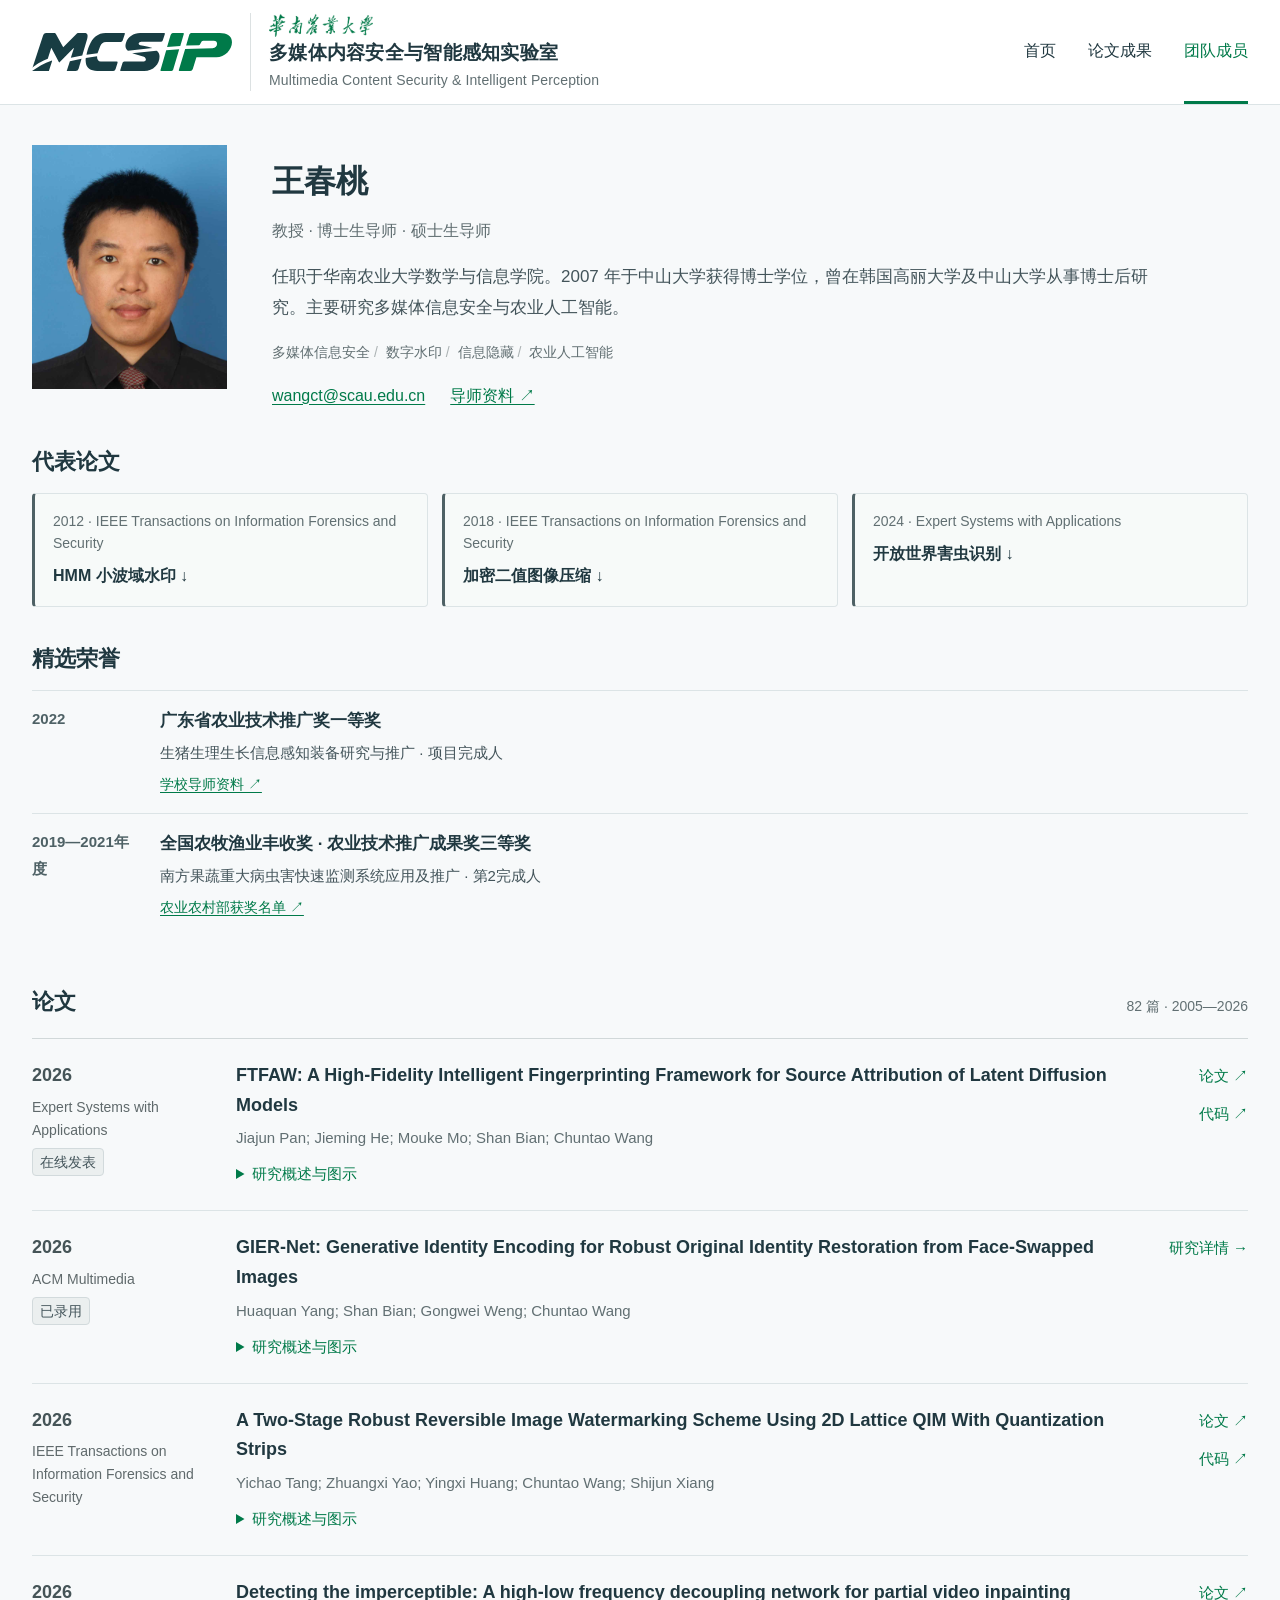
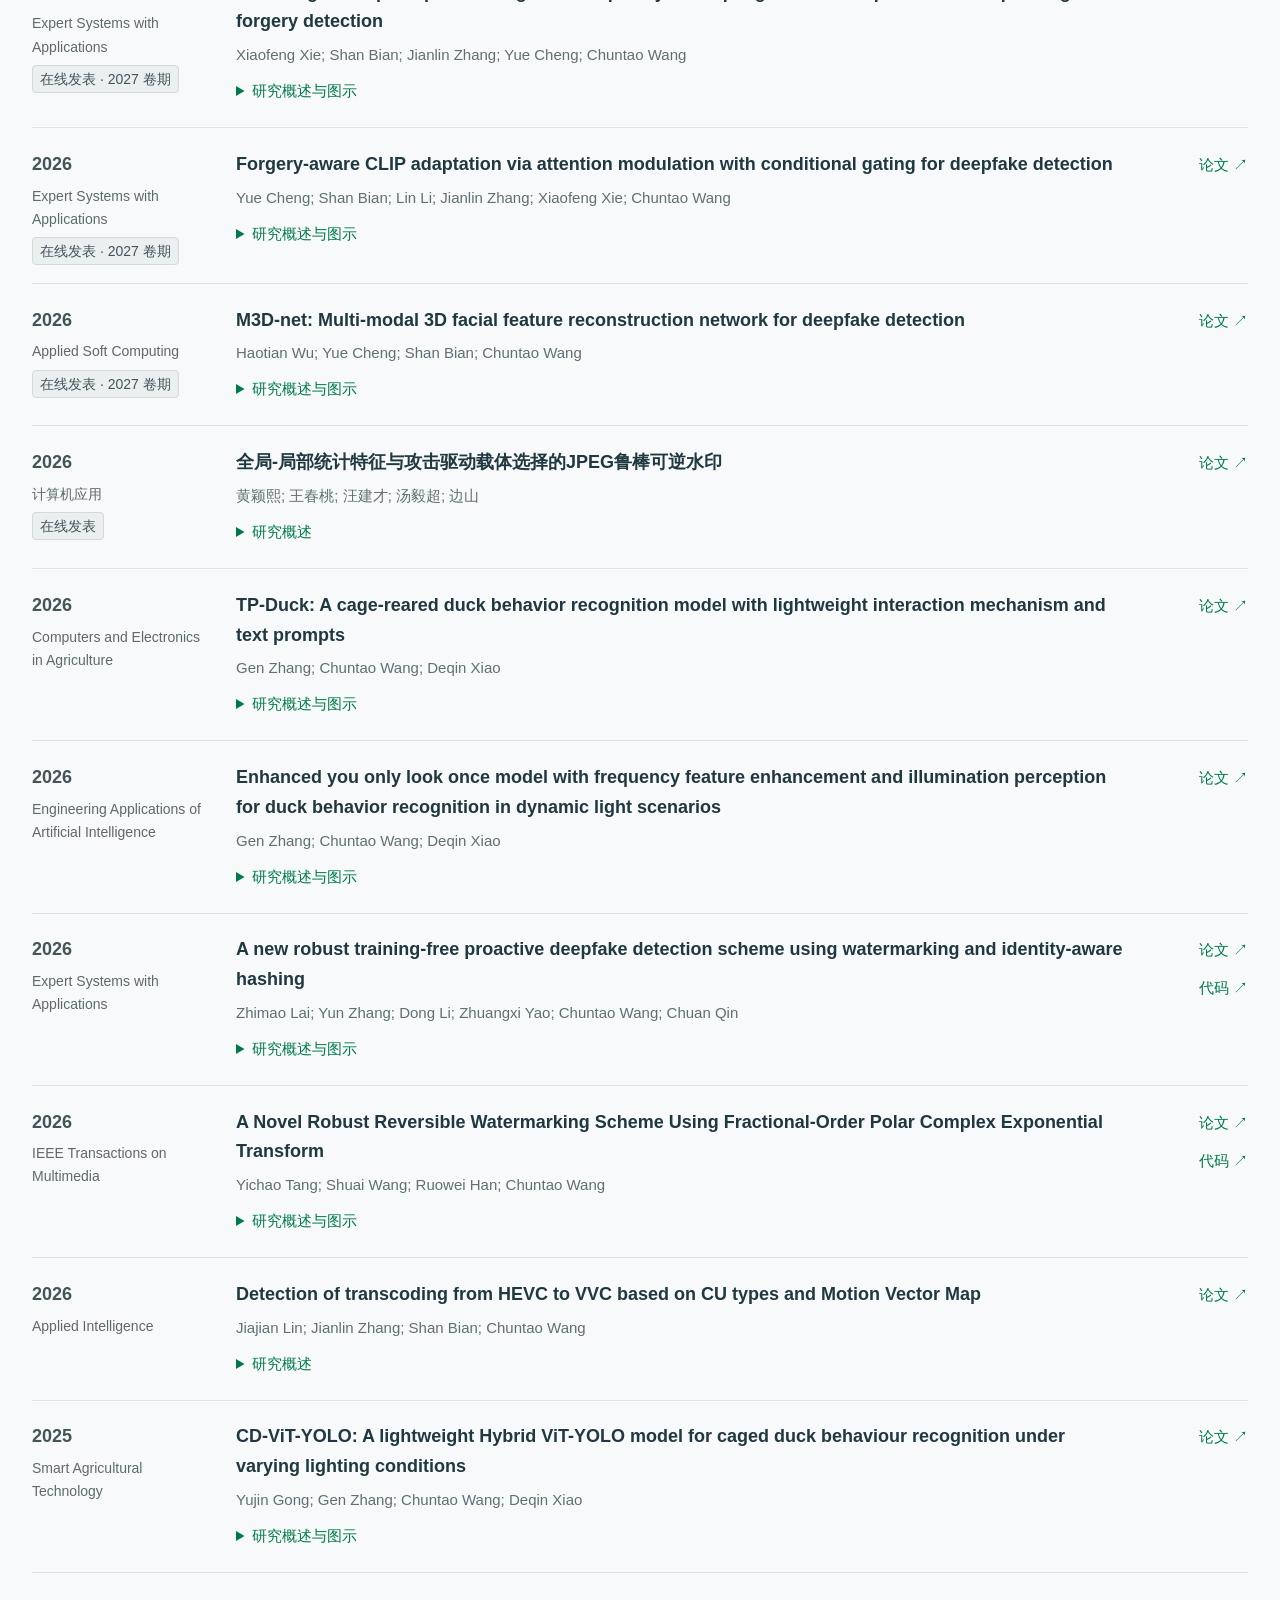
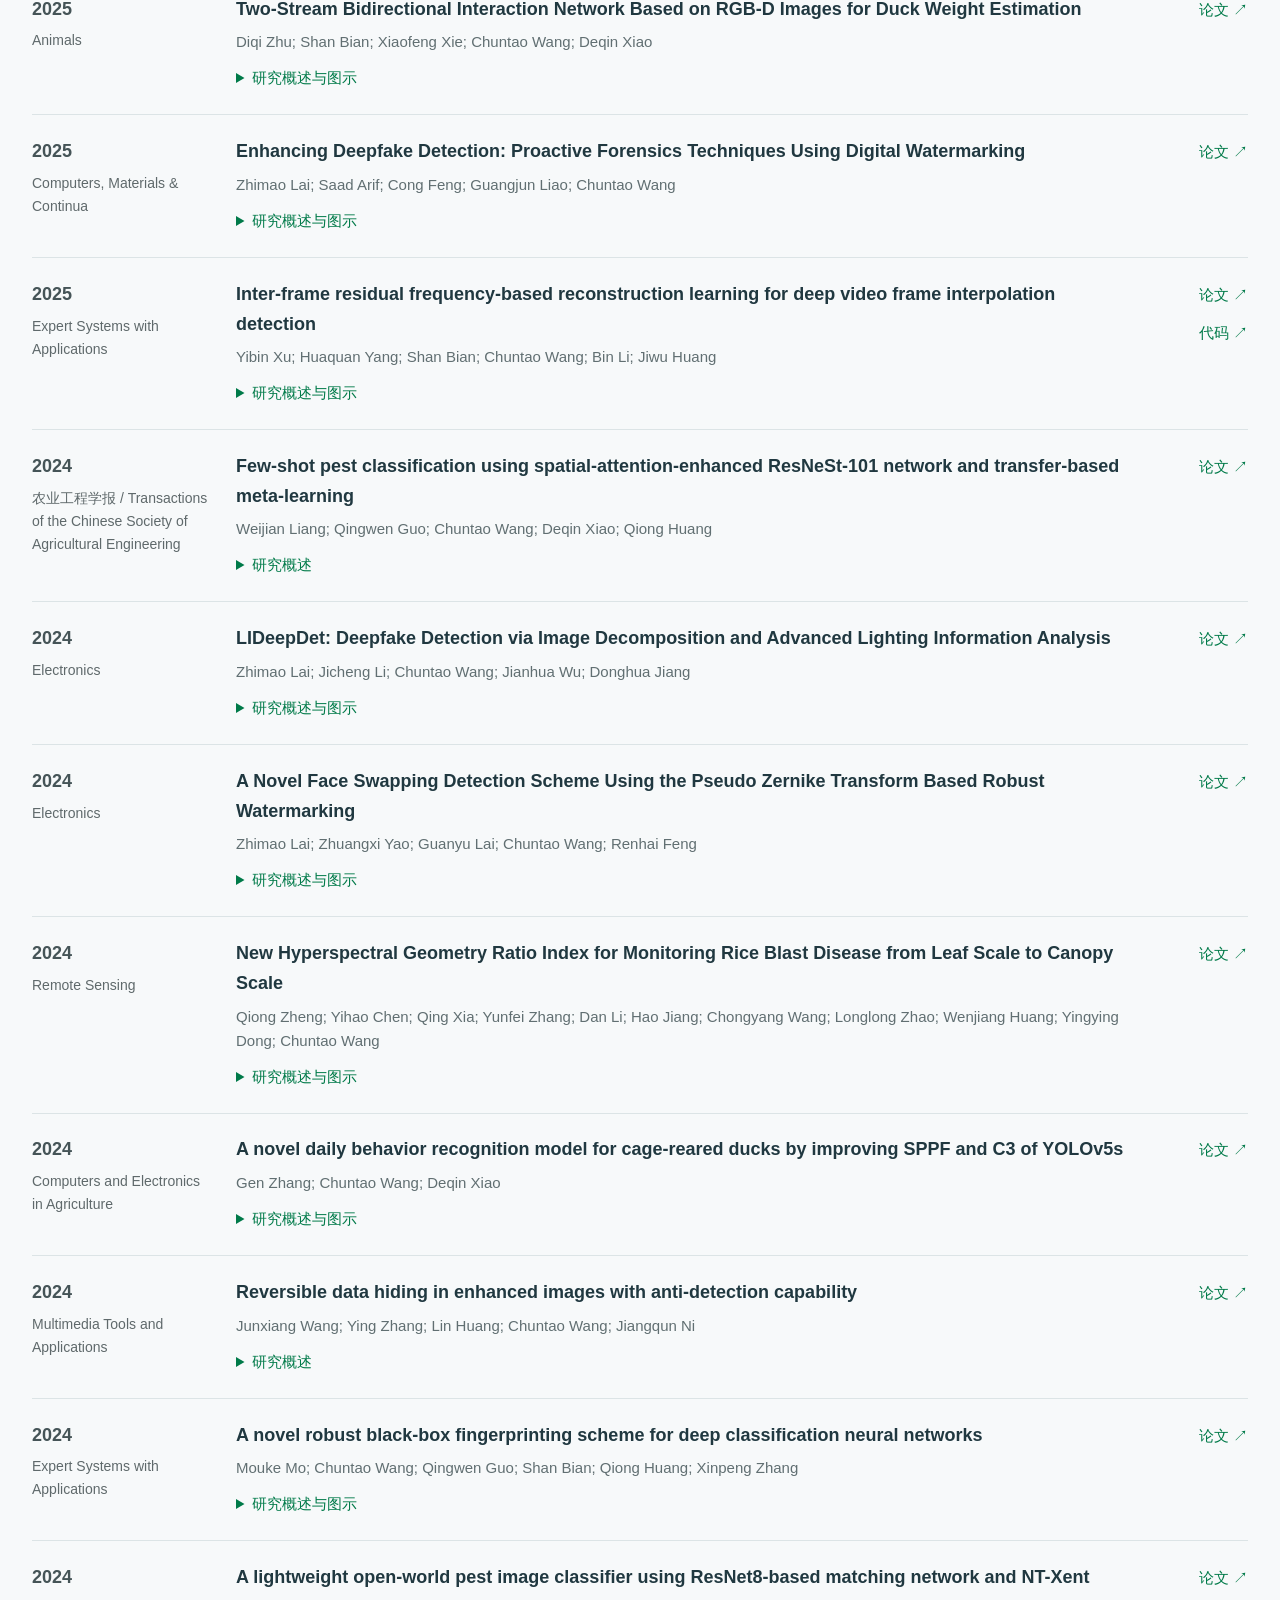
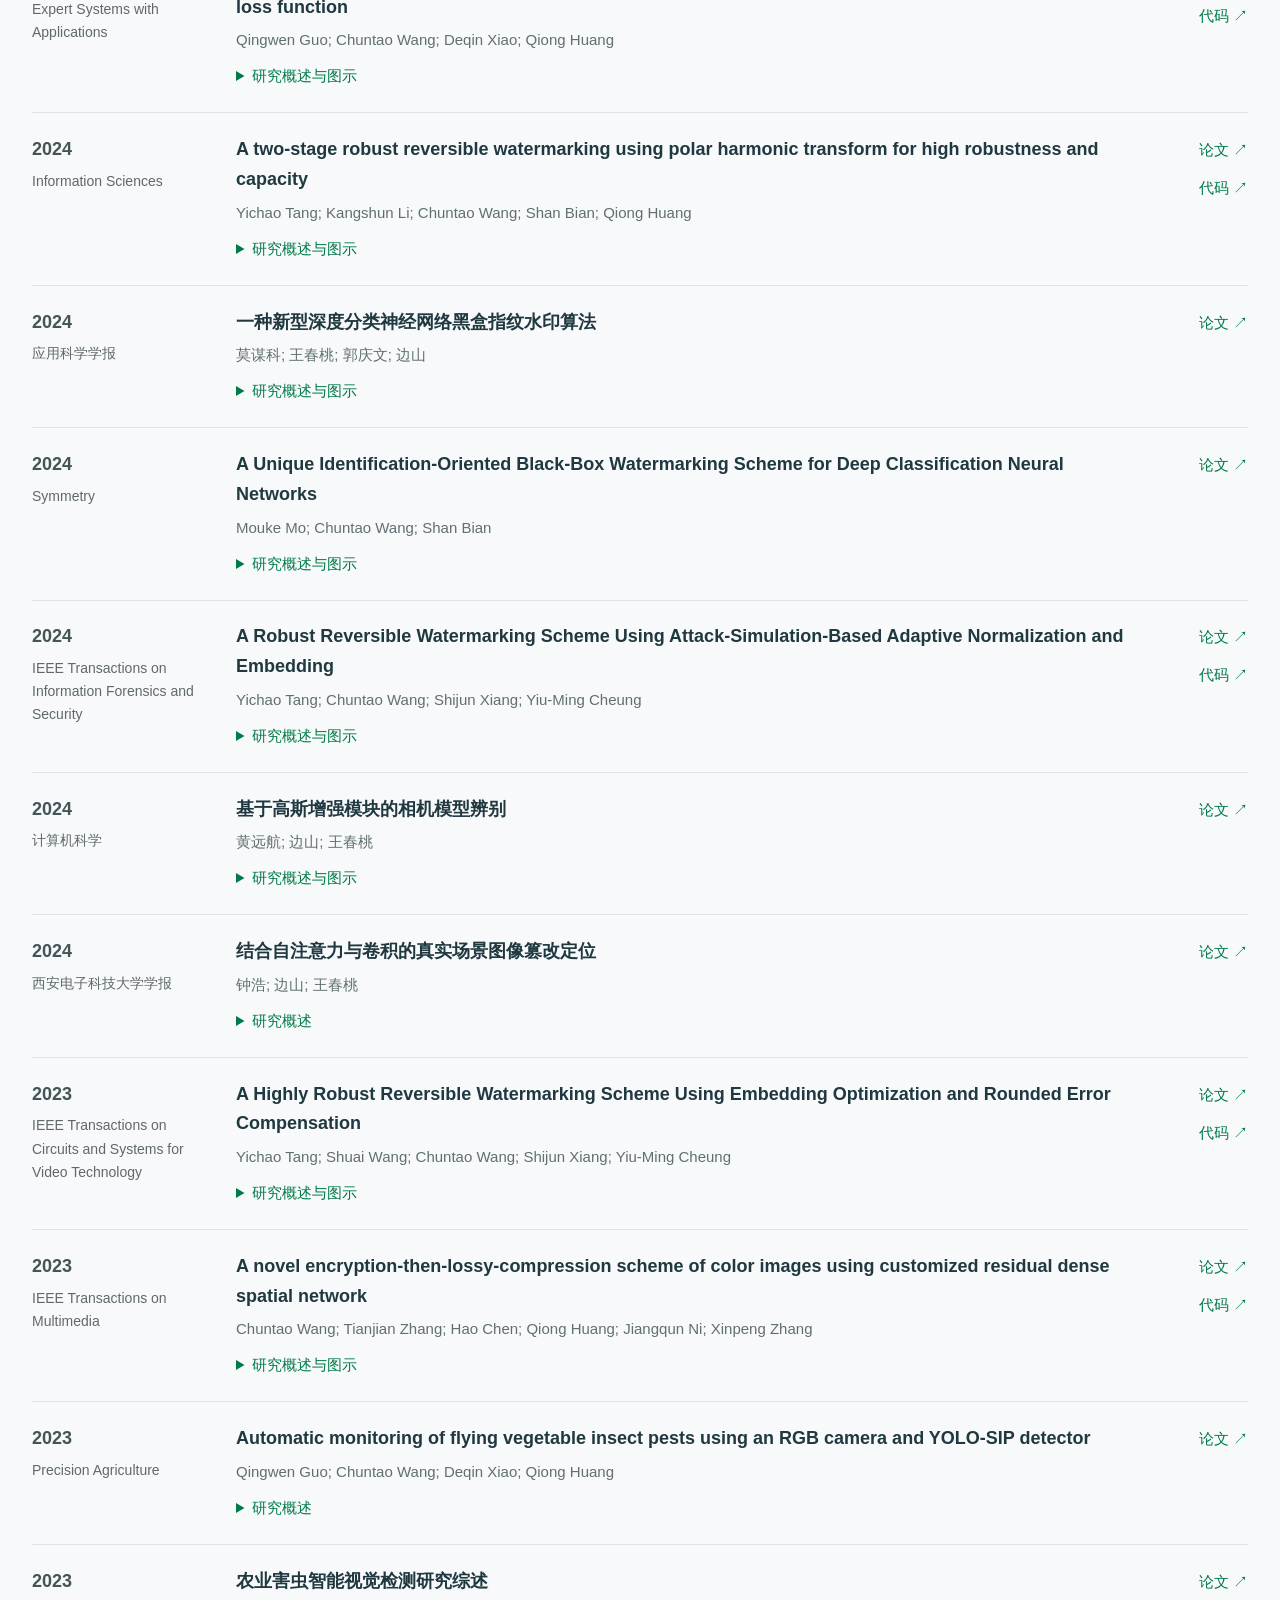
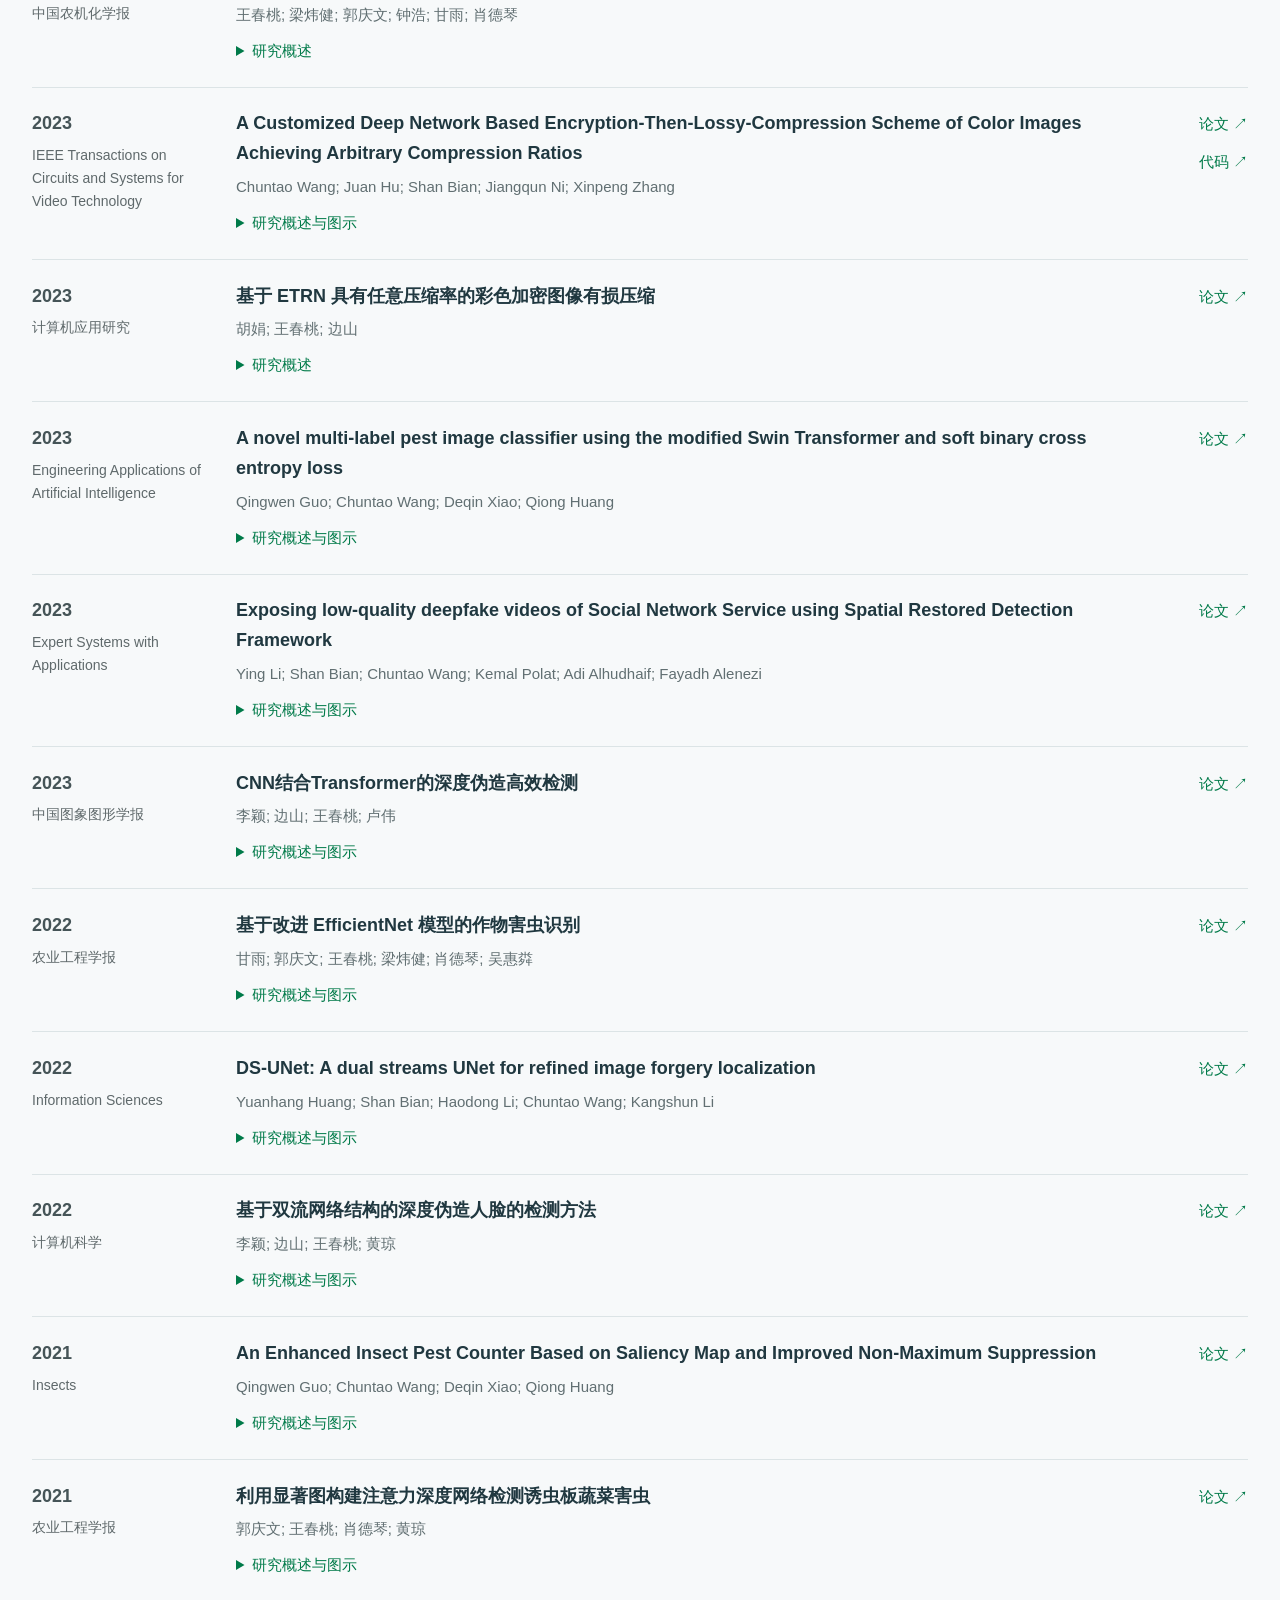
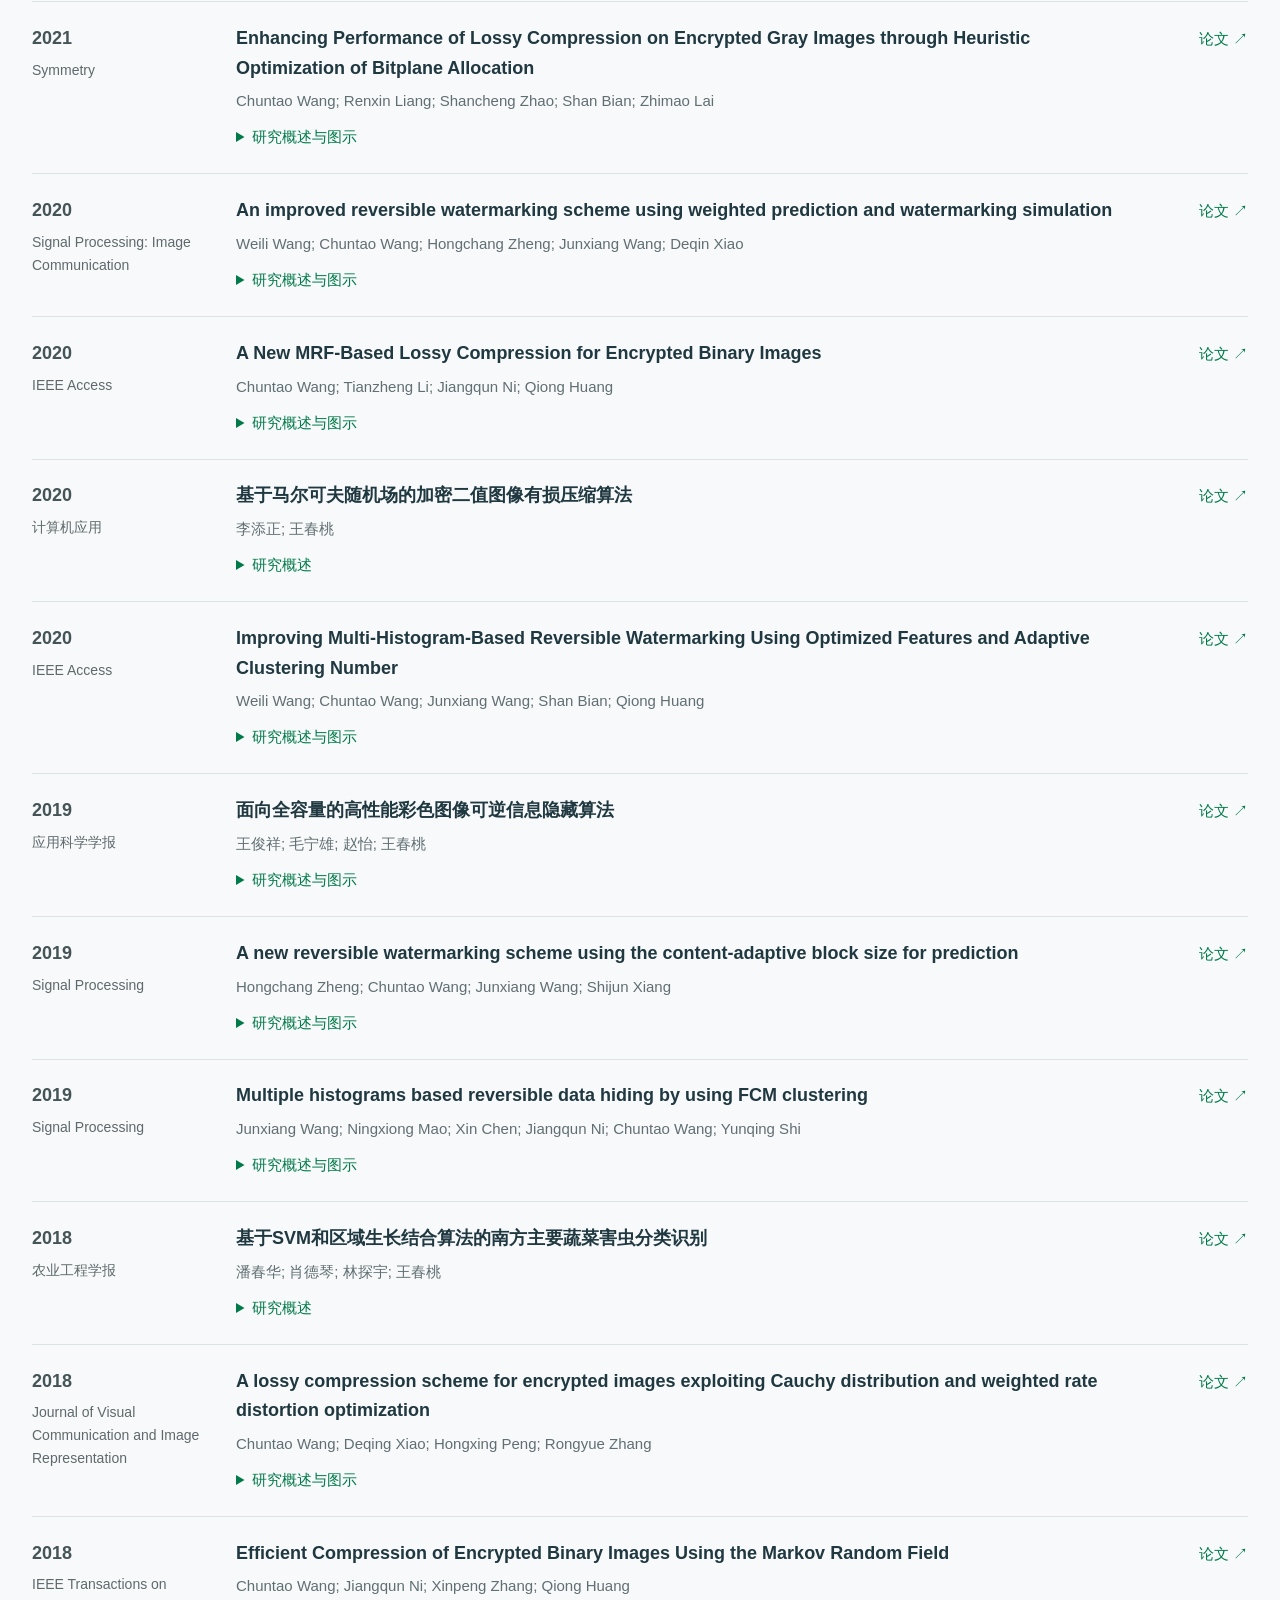
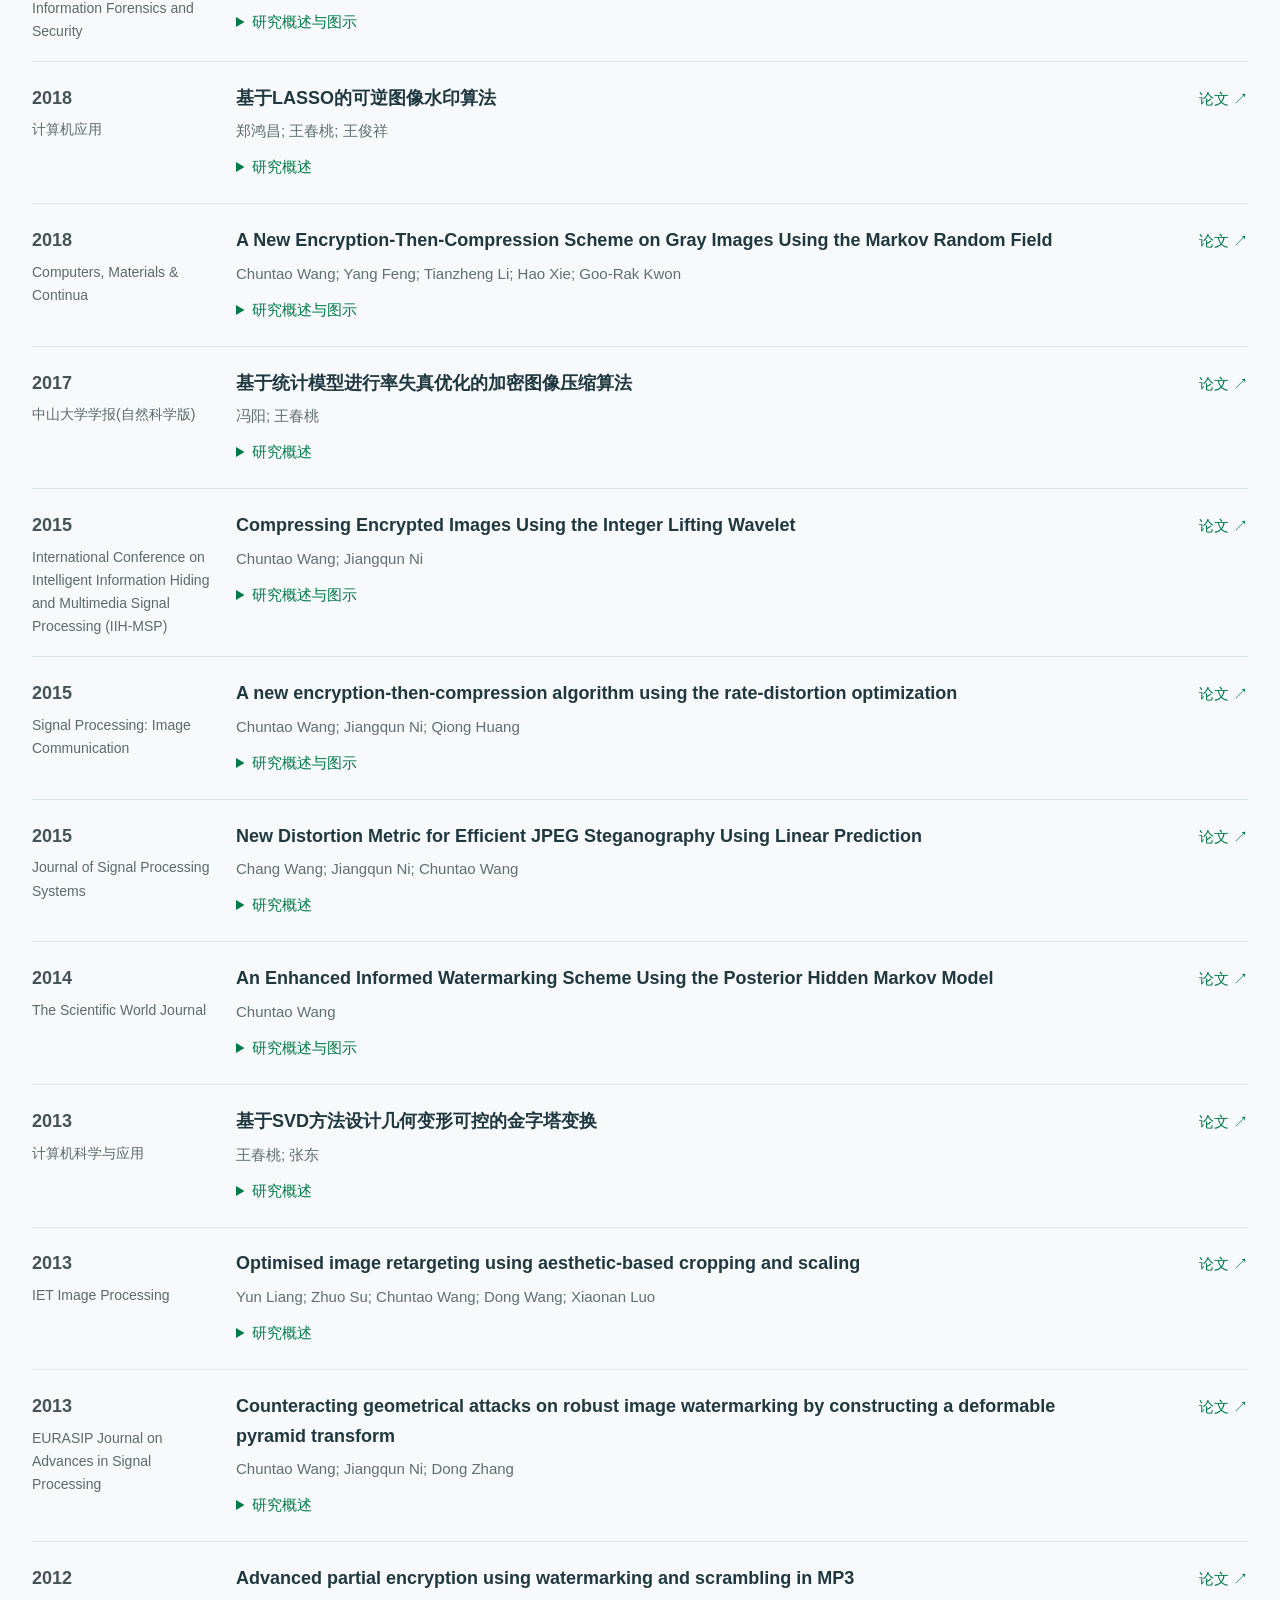
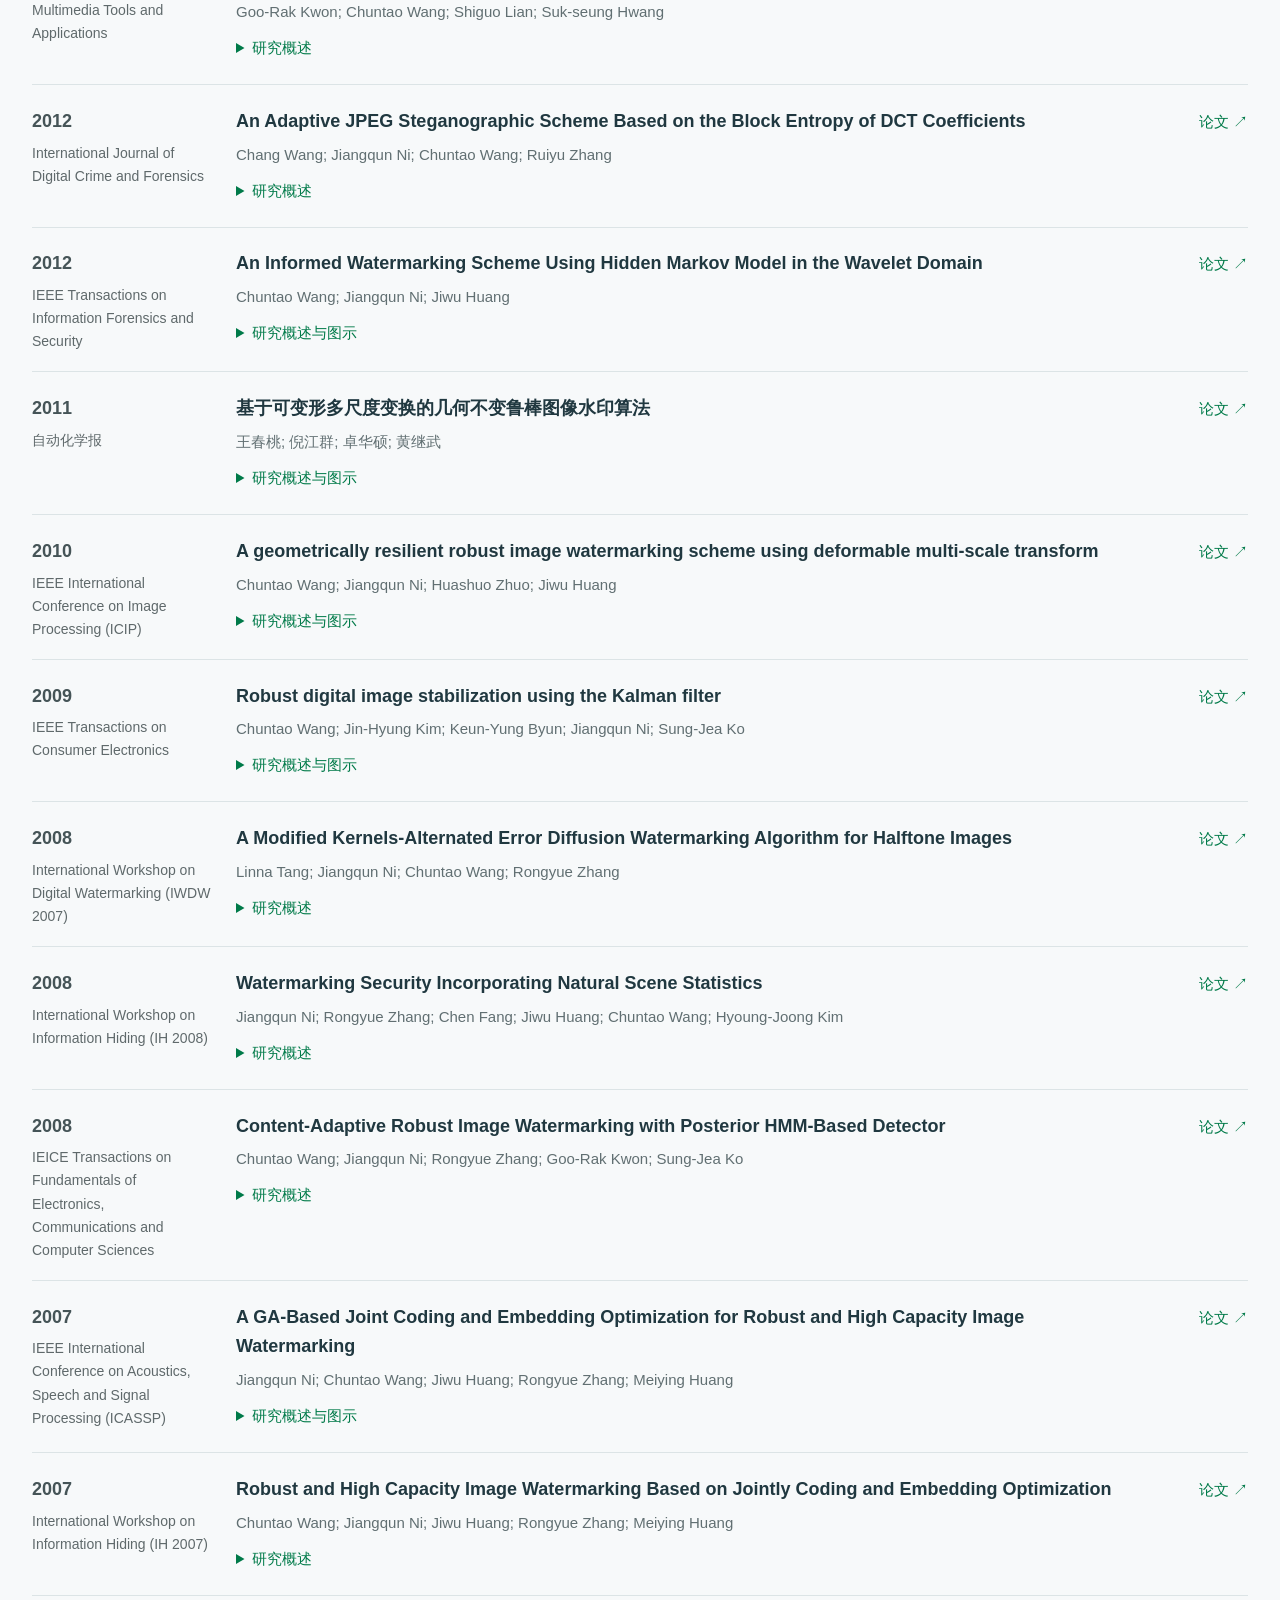
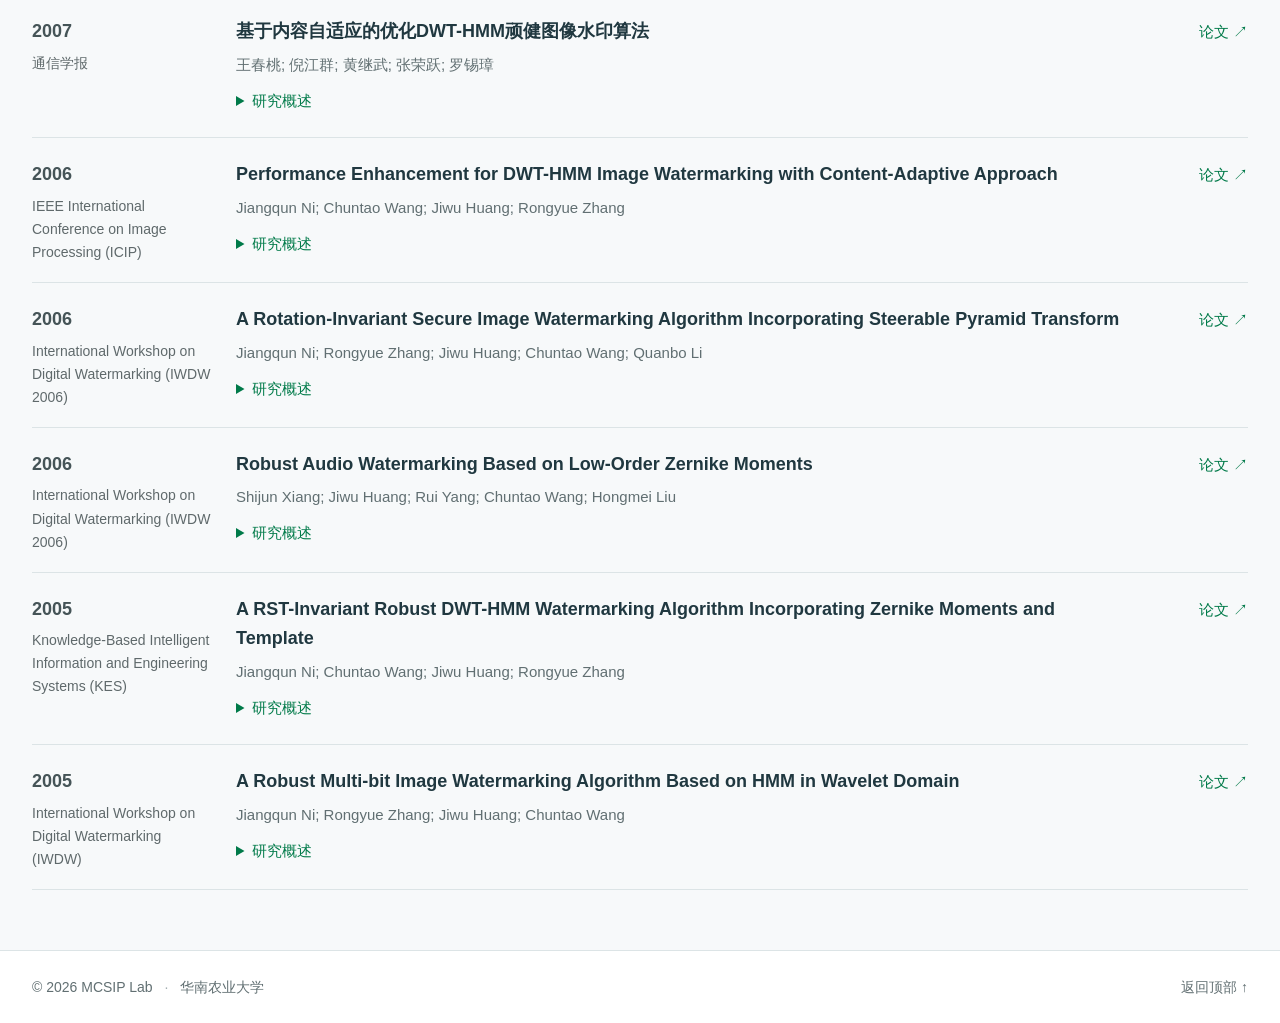
<file: members/teacher/2/index.html>
<!doctype html>
<html lang="zh-CN">
<head>
  <meta charset="utf-8">
  <meta name="viewport" content="width=device-width, initial-scale=1">
  <meta name="description" content="多媒体内容安全与智能感知实验室，研究数字水印、可逆信息隐藏、多媒体取证与农业视觉感知。了解成员、代表性工作、论文与开源代码。">
  <meta name="theme-color" content="#007A49">
  <title>王春桃 · 多媒体内容安全与智能感知实验室</title>
  <link rel="icon" href="/static/images/brand/mcsip-scau-v4-favicon.ico" type="image/vnd.microsoft.icon" sizes="16x16 24x24 32x32 48x48 64x64 128x128 256x256">
  <link rel="icon" href="/static/images/brand/mcsip-scau-v4-favicon-32.png" type="image/png" sizes="32x32">
  <link rel="icon" href="/static/images/brand/mcsip-scau-v4-icon-small.svg" type="image/svg+xml" sizes="any">
  <link rel="apple-touch-icon" href="/static/images/brand/mcsip-scau-v4-apple-touch-icon.png">
  <link rel="stylesheet" href="/static/style.css?v=20261106archive6">
  
  <link rel="stylesheet" href="/static/site-global.css?v=20261106archive6">
</head>
<body id="top" class="">
  <a class="skip-link" href="#main-content">跳转至主要内容</a>
  


<header class="site-header">
  <div class="header-inner">
    <div class="brand">
      <a class="brand-mark-link" href="/" aria-label="MCSIP 实验室首页"><picture><source media="(max-width:860px)" srcset="/static/images/brand/mcsip-scau-v4-logo.svg"><img class="brand-mcsip" src="/static/images/brand/mcsip-scau-v4-logo.svg" alt="MCSIP" width="1648" height="320"></picture></a>
      <span class="brand-wordmark">
        <a class="brand-university" href="https://www.scau.edu.cn/" target="_blank" rel="noopener noreferrer"><img src="/static/images/brand/scau-official-chinese-wordmark.png" alt="华南农业大学" width="1067" height="249"></a>
        <strong class="brand-title"><a href="/">多媒体内容安全与智能感知实验室</a></strong>
        <small class="brand-english" lang="en">Multimedia Content Security &amp; Intelligent Perception</small>
      </span>
    </div>
    <button class="nav-toggle" type="button" aria-label="打开导航" aria-controls="main-navigation" aria-expanded="false"><span></span><span></span></button>
    <nav class="site-nav nav3" id="main-navigation" aria-label="主导航">
      <a href="/">首页</a>
      <a href="/publications/">论文成果</a>
      <a href="/team/" aria-current="page">团队成员</a>
    </nav>
  </div>
</header>
<main class="member-page" id="main-content">
  <section class="profile-hero" aria-labelledby="member-name">
    <div class="profile-photo portrait-frame" data-faculty="王春桃"><img src="/static/uploads/members/teachers-2-ab336433b8.jpg" alt="王春桃" width="225" height="281"></div>
    <div class="profile-copy"><h1 id="member-name">王春桃</h1><h2>教授 · 博士生导师 · 硕士生导师</h2><p>任职于华南农业大学数学与信息学院。2007 年于中山大学获得博士学位，曾在韩国高丽大学及中山大学从事博士后研究。主要研究多媒体信息安全与农业人工智能。</p><div class="tags"><span>多媒体信息安全</span><span>数字水印</span><span>信息隐藏</span><span>农业人工智能</span></div>
      <div class="profile-links"><a href="mailto:wangct@scau.edu.cn">wangct@scau.edu.cn</a><a href="https://yjsglxt.scau.edu.cn/open/WxXlbs/TeacherInfo.aspx?jsbh=WangChunTao65" target="_blank" rel="noopener noreferrer">导师资料 ↗</a></div>
    </div>
  </section>
  <section class="profile-selected" aria-labelledby="selected-publications"><h2 id="selected-publications">代表论文</h2><div class="profile-paper-shortcuts"><a href="#paper-verified-wang-informed-hmm-tifs-2012" aria-label="HMM 小波域水印：An Informed Watermarking Scheme Using Hidden Markov Model in the Wavelet Domain"><span>2012 · IEEE Transactions on Information Forensics and Security</span><strong>HMM 小波域水印 <span aria-hidden="true">↓</span></strong></a><a href="#paper-verified-wang-mrf-tifs-2018" aria-label="加密二值图像压缩：Efficient Compression of Encrypted Binary Images Using the Markov Random Field"><span>2018 · IEEE Transactions on Information Forensics and Security</span><strong>加密二值图像压缩 <span aria-hidden="true">↓</span></strong></a><a href="#paper-22" aria-label="开放世界害虫识别：A lightweight open-world pest image classifier using ResNet8-based matching network and NT-Xent loss function"><span>2024 · Expert Systems with Applications</span><strong>开放世界害虫识别 <span aria-hidden="true">↓</span></strong></a></div></section>
  
  
  
  <section class="profile-honors" aria-labelledby="selected-honors">
    <h2 id="selected-honors">精选荣誉</h2>
    <ul>
      
      <li><span class="honor-year">2022</span><div>
        <h3>广东省农业技术推广奖一等奖</h3>
        <p>生猪生理生长信息感知装备研究与推广 · 项目完成人</p>
        <a href="https://yjsglxt.scau.edu.cn/open/WxXlbs/TeacherInfo.aspx?jsbh=WangChunTao65" target="_blank" rel="noopener noreferrer" aria-label="广东省农业技术推广奖一等奖：查看来源">学校导师资料 ↗</a>
      </div></li>
      
      <li><span class="honor-year">2019—2021年度</span><div>
        <h3>全国农牧渔业丰收奖 · 农业技术推广成果奖三等奖</h3>
        <p>南方果蔬重大病虫害快速监测系统应用及推广 · 第2完成人</p>
        <a href="https://www.moa.gov.cn/govpublic/KJJYS/202209/P020221014349341678516.pdf" target="_blank" rel="noopener noreferrer" aria-label="全国农牧渔业丰收奖 · 农业技术推广成果奖三等奖：查看来源">农业农村部获奖名单 ↗</a>
      </div></li>
      
    </ul>
    
  </section>
  
  <section class="timeline-section" aria-labelledby="member-publications"><div class="section-heading"><div><h2 id="member-publications">论文</h2></div><p>82 篇 · 2005—2026</p></div><div class="publication-list">
<article class="publication-row" id="paper-reviewed-ftfaw-eswa-2026" data-published-from="2026-11-02">
  <div class="publication-meta"><time datetime="2026">2026</time><span>Expert Systems with Applications</span><span class="paper-status">在线发表</span></div>
  <div class="publication-body"><h3>FTFAW: A High-Fidelity Intelligent Fingerprinting Framework for Source Attribution of Latent Diffusion Models</h3><p class="authors">Jiajun Pan; Jieming He; Mouke Mo; Shan Bian; Chuntao Wang</p><details class="paper-abstract"><summary>研究概述与图示</summary><p>该工作面向潜在扩散模型的多用户分发，通过用户专属的解码器权重调制，从生成图像中追溯授权模型实例。方法结合两阶段微调、自适应损失加权与动态后处理训练，协调图像保真性和指纹提取能力。在 Stable Diffusion v1.4/v2.1 及不同数据集上的实验评估了图像质量和常见后处理下的恢复表现，同时指出扩散重构会明显削弱指纹恢复。</p><figure class="archive-paper-figure"><a href="/static/images/papers/ftfaw-framework-figure2.jpg" target="_blank" rel="noopener noreferrer" aria-label="查看论文原图"><img src="/static/images/papers/ftfaw-framework-figure2.jpg" alt="FTFAW 原论文图2：用户指纹映射与解码器权重调制、两阶段微调、动态后处理及指纹提取框架" loading="lazy"></a></figure></details></div>
  <div class="publication-links"><a href="https://doi.org/10.1016/j.eswa.2026.134960" target="_blank" rel="noopener noreferrer" aria-label="阅读论文：FTFAW: A High-Fidelity Intelligent Fingerprinting Framework for Source Attribution of Latent Diffusion Models">论文 ↗</a><a class="code-link" href="https://github.com/RRRRUA/FTFAW" target="_blank" rel="noopener noreferrer" aria-label="查看代码：FTFAW: A High-Fidelity Intelligent Fingerprinting Framework for Source Attribution of Latent Diffusion Models">代码 ↗</a></div>
</article>
<article class="publication-row" id="paper-author-gier-net-acmmm-2026" data-published-from="2026-08-01">
  <div class="publication-meta"><time datetime="2026">2026</time><span>ACM Multimedia</span><span class="paper-status">已录用</span></div>
  <div class="publication-body"><h3>GIER-Net: Generative Identity Encoding for Robust Original Identity Restoration from Face-Swapped Images</h3><p class="authors">Huaquan Yang; Shan Bian; Gongwei Weng; Chuntao Wang</p><details class="paper-abstract"><summary>研究概述与图示</summary><p>该研究面向人脸图像发布后遭受换脸与传播退化的场景，在发布前保留用于重建原始身份的保护线索。方法通过可逆生成模型的潜空间表示，结合人脸区域先验引导的冗余身份编码与攻击感知校正，重建具有原始身份特征的人脸图像。在 CelebA-HQ 数据集、三种换脸方法及 JPEG 与模拟社交平台压缩实验中，方法改善了多种条件下的恢复质量，并评估了保护图像的统计可检测性。</p><figure class="archive-paper-figure"><a href="/static/images/papers/giernet-method.webp" target="_blank" rel="noopener noreferrer" aria-label="查看论文原图"><img src="/static/images/papers/giernet-method.webp" alt="GIER-Net 原论文图1：保护、换脸攻击和身份恢复三阶段" loading="lazy"></a><figcaption>GIER-Net · 原论文图1，Huaquan Yang、Shan Bian、Gongwei Weng、Chuntao Wang · <a class="figure-license" href="https://creativecommons.org/licenses/by-nc-nd/4.0/" target="_blank" rel="noopener noreferrer">CC BY-NC-ND 4.0</a></figcaption></figure></details></div>
  <div class="publication-links"><a href="/works/gier-net/" aria-label="查看研究详情：GIER-Net: Generative Identity Encoding for Robust Original Identity Restoration from Face-Swapped Images">研究详情 →</a></div>
</article>
<article class="publication-row" id="paper-verified-qs-qim-rrw-2026" data-published-from="2026-10-26">
  <div class="publication-meta"><time datetime="2026">2026</time><span>IEEE Transactions on Information Forensics and Security</span></div>
  <div class="publication-body"><h3>A Two-Stage Robust Reversible Image Watermarking Scheme Using 2D Lattice QIM With Quantization Strips</h3><p class="authors">Yichao Tang; Zhuangxi Yao; Yingxi Huang; Chuntao Wang; Shijun Xiang</p><details class="paper-abstract"><summary>研究概述与图示</summary><p>该工作研究同时要求水印鲁棒提取与原图无损恢复的图像版权保护问题。方法在两阶段鲁棒可逆水印框架中引入二维格点量化和条带式解码区域，通过量化与解码区域的几何设计扩大稳定译码范围。其目标是在图像发生处理后仍能提取水印，同时控制嵌入失真，并保留无攻击条件下恢复原始图像的能力。</p><figure class="archive-paper-figure"><a href="/static/images/papers/qs-qim-figure4.webp" target="_blank" rel="noopener noreferrer" aria-label="查看论文原图"><img src="/static/images/papers/qs-qim-figure4.webp" alt="QS-QIM 条带式解码区域与码字排列，论文图4" loading="lazy"></a><figcaption>条带式解码区域 · 论文图4</figcaption></figure></details></div>
  <div class="publication-links"><a href="https://ieeexplore.ieee.org/document/11753674" target="_blank" rel="noopener noreferrer" aria-label="阅读论文：A Two-Stage Robust Reversible Image Watermarking Scheme Using 2D Lattice QIM With Quantization Strips">论文 ↗</a><a class="code-link" href="https://github.com/yichao-tang/QS-QIM-RRW" target="_blank" rel="noopener noreferrer" aria-label="查看代码：A Two-Stage Robust Reversible Image Watermarking Scheme Using 2D Lattice QIM With Quantization Strips">代码 ↗</a></div>
</article>
<article class="publication-row" id="paper-verified-high-low-frequency-video-inpainting-2027" data-published-from="2026-01-01">
  <div class="publication-meta"><time datetime="2026">2026</time><span>Expert Systems with Applications</span><span class="paper-status">在线发表 · 2027 卷期</span></div>
  <div class="publication-body"><h3>Detecting the imperceptible: A high-low frequency decoupling network for partial video inpainting forgery detection</h3><p class="authors">Xiaofeng Xie; Shan Bian; Jianlin Zhang; Yue Cheng; Chuntao Wang</p><details class="paper-abstract"><summary>研究概述与图示</summary><p>该研究关注深度视频修复造成的局部帧伪造，其痕迹可能被周围未修改帧的时空信息掩盖。方法采用高低频解耦网络提取时空特征，并通过特征增强、融合与形态分析区分被修改帧和原始帧。研究将局部视频修复作为独立取证问题，关注细微编辑痕迹在视频序列中的识别。</p><figure class="archive-paper-figure"><a href="/static/images/papers/refined-highlow-figure3.webp" target="_blank" rel="noopener noreferrer" aria-label="查看论文原图"><img src="/static/images/papers/refined-highlow-figure3.webp" alt="高低频注意力与特征金字塔融合后进行篡改掩码预测和帧级分类的论文网络图" loading="lazy"></a><figcaption>高低频解耦的视频修复取证网络 · 论文图3</figcaption></figure></details></div>
  <div class="publication-links"><a href="https://www.sciencedirect.com/science/article/pii/S0957417426023997" target="_blank" rel="noopener noreferrer" aria-label="阅读论文：Detecting the imperceptible: A high-low frequency decoupling network for partial video inpainting forgery detection">论文 ↗</a></div>
</article>
<article class="publication-row" id="paper-verified-forgery-aware-clip-2027" data-published-from="2026-09-25">
  <div class="publication-meta"><time datetime="2026">2026</time><span>Expert Systems with Applications</span><span class="paper-status">在线发表 · 2027 卷期</span></div>
  <div class="publication-body"><h3>Forgery-aware CLIP adaptation via attention modulation with conditional gating for deepfake detection</h3><p class="authors">Yue Cheng; Shan Bian; Lin Li; Jianlin Zhang; Xiaofeng Xie; Chuntao Wang</p><details class="paper-abstract"><summary>研究概述与图示</summary><p>该研究利用CLIP的可迁移视觉表示开展深度伪造检测，关注通用语义特征与细微取证线索之间的差异。方法以轻量适配器调制注意力，并结合条件门控和文本提示对比约束，使模型更关注伪造相关信息。研究目标是缓解检测器对特定数据集痕迹的依赖，改善跨数据集和未见伪造方式下的检测适应性。</p><figure class="archive-paper-figure"><a href="/static/images/papers/refined-fagate-figure3.webp" target="_blank" rel="noopener noreferrer" aria-label="查看论文原图"><img src="/static/images/papers/refined-fagate-figure3.webp" alt="伪造痕迹提取、文本提示对比正则、注意力调制与条件门控的原论文方法图" loading="lazy"></a><figcaption>条件门控与注意力调制的 CLIP 适配框架 · 论文图3</figcaption></figure></details></div>
  <div class="publication-links"><a href="https://www.sciencedirect.com/science/article/pii/S0957417426033981" target="_blank" rel="noopener noreferrer" aria-label="阅读论文：Forgery-aware CLIP adaptation via attention modulation with conditional gating for deepfake detection">论文 ↗</a></div>
</article>
<article class="publication-row" id="paper-verified-m3d-net-deepfake-preprint-2026" data-published-from="2026-09-21">
  <div class="publication-meta"><time datetime="2026">2026</time><span>Applied Soft Computing</span><span class="paper-status">在线发表 · 2027 卷期</span></div>
  <div class="publication-body"><h3>M3D-net: Multi-modal 3D facial feature reconstruction network for deepfake detection</h3><p class="authors">Haotian Wu; Yue Cheng; Shan Bian; Chuntao Wang</p><details class="paper-abstract"><summary>研究概述与图示</summary><p>M3D-Net从单幅RGB人脸图像重构深度与反照率信息，以三维空间特征补充普通外观特征进行深度伪造检测。网络包含三维重构流和RGB流，并利用预融合模块与多模态特征融合模块建立不同线索之间的联系。论文通过跨数据集等实验考察这种三维几何与二维纹理互补的检测策略。</p><figure class="archive-paper-figure"><a href="/static/images/papers/enriched-m3d-figure1.webp" target="_blank" rel="noopener noreferrer" aria-label="查看论文原图"><img src="/static/images/papers/enriched-m3d-figure1.webp" alt="M3D-Net 作者预印本图1：三维人脸特征重构分支、RGB分支及跨模态特征融合" loading="lazy"></a><figcaption>多模态三维人脸重构网络 · 作者预印本图1</figcaption></figure></details></div>
  <div class="publication-links"><a href="https://doi.org/10.1016/j.asoc.2026.116500" target="_blank" rel="noopener noreferrer" aria-label="阅读论文：M3D-net: Multi-modal 3D facial feature reconstruction network for deepfake detection">论文 ↗</a></div>
</article>
<article class="publication-row" id="paper-verified-jpeg-global-local-rrw-2026" data-published-from="2026-10-21">
  <div class="publication-meta"><time datetime="2026">2026</time><span>计算机应用</span><span class="paper-status">在线发表</span></div>
  <div class="publication-body"><h3>全局-局部统计特征与攻击驱动载体选择的JPEG鲁棒可逆水印</h3><p class="authors">黄颖熙; 王春桃; 汪建才; 汤毅超; 边山</p><details class="paper-abstract"><summary>研究概述</summary><p>该工作面向JPEG图像中的鲁棒可逆水印，在量化DCT域内同时考虑载体稳定性与原图恢复。方法通过多攻击评分和轻量网络选择嵌入载体，并融合均值、中值等全局与局部统计特征进行四频带调制。结合直方图平移保存恢复信息，使水印在图像处理后仍可提取，并支持无攻击条件下的原图精确恢复。</p></details></div>
  <div class="publication-links"><a href="https://www.joca.cn/CN/10.11772/j.issn.1001-9081.2026091086" target="_blank" rel="noopener noreferrer" aria-label="阅读论文：全局-局部统计特征与攻击驱动载体选择的JPEG鲁棒可逆水印">论文 ↗</a></div>
</article>
<article class="publication-row" id="paper-verified-tp-duck-text-prompts-2026" data-published-from="2026-09-01">
  <div class="publication-meta"><time datetime="2026">2026</time><span>Computers and Electronics in Agriculture</span></div>
  <div class="publication-body"><h3>TP-Duck: A cage-reared duck behavior recognition model with lightweight interaction mechanism and text prompts</h3><p class="authors">Gen Zhang; Chuntao Wang; Deqin Xiao</p><details class="paper-abstract"><summary>研究概述与图示</summary><p>笼养鸭的不同行为可能具有相似姿态，笼架干扰又使局部动作线索更难辨认。TP-Duck以轻量部分星型运算模块提取细粒度视觉特征，并引入行为语义向量与可学习文本提示，对视觉特征进行跨模态调制。研究在自建行为数据上评价识别精度和模型复杂度，探索适合养殖场景的轻量视觉语言感知方法。</p><figure class="archive-paper-figure"><a href="/static/images/papers/enriched-extra-tpduck-figure3.webp" target="_blank" rel="noopener noreferrer" aria-label="查看论文原图"><img src="/static/images/papers/enriched-extra-tpduck-figure3.webp" alt="TP-Duck融合行为标签文本提示、轻量交互模块与检测网络的结构图" loading="lazy"></a><figcaption>文本提示与轻量交互网络 · 原论文图3</figcaption></figure></details></div>
  <div class="publication-links"><a href="https://doi.org/10.1016/j.compag.2026.112083" target="_blank" rel="noopener noreferrer" aria-label="阅读论文：TP-Duck: A cage-reared duck behavior recognition model with lightweight interaction mechanism and text prompts">论文 ↗</a></div>
</article>
<article class="publication-row" id="paper-verified-fiy4dbr-dynamic-light-duck-2026" data-published-from="2026-01-01">
  <div class="publication-meta"><time datetime="2026">2026</time><span>Engineering Applications of Artificial Intelligence</span></div>
  <div class="publication-body"><h3>Enhanced you only look once model with frequency feature enhancement and illumination perception for duck behavior recognition in dynamic light scenarios</h3><p class="authors">Gen Zhang; Chuntao Wang; Deqin Xiao</p><details class="paper-abstract"><summary>研究概述与图示</summary><p>该研究面向养殖场昼夜和动态光照变化下的鸭行为识别，关注暗光导致边缘、纹理及动作特征减弱的问题。方法以YOLOv11s为基础，通过频率特征增强保留判别线索，并引入光照感知机制调整特征表达。研究目标是在不同亮度条件下稳定辨认鸭的行为，减少仅依赖单一光照环境训练带来的适应性限制。</p><figure class="archive-paper-figure"><a href="/static/images/papers/enriched-extra-lightduck-figure4.webp" target="_blank" rel="noopener noreferrer" aria-label="查看论文原图"><img src="/static/images/papers/enriched-extra-lightduck-figure4.webp" alt="结合频率特征增强模块和光照感知模块的动态光照鸭行为识别网络结构" loading="lazy"></a><figcaption>频率特征增强与光照感知网络 · 原论文图4</figcaption></figure></details></div>
  <div class="publication-links"><a href="https://doi.org/10.1016/j.engappai.2025.112889" target="_blank" rel="noopener noreferrer" aria-label="阅读论文：Enhanced you only look once model with frequency feature enhancement and illumination perception for duck behavior recognition in dynamic light scenarios">论文 ↗</a></div>
</article>
<article class="publication-row" id="paper-verified-tfpdd-proactive-deepfake-2026" data-published-from="2026-05-01">
  <div class="publication-meta"><time datetime="2026">2026</time><span>Expert Systems with Applications</span></div>
  <div class="publication-body"><h3>A new robust training-free proactive deepfake detection scheme using watermarking and identity-aware hashing</h3><p class="authors">Zhimao Lai; Yun Zhang; Dong Li; Zhuangxi Yao; Chuntao Wang; Chuan Qin</p><details class="paper-abstract"><summary>研究概述与图示</summary><p>该工作采用主动取证思路，在图像中预先嵌入与人脸身份相关的水印，以检验后续深度伪造操作。方法结合带状交织量化索引调制、身份感知哈希和盲同步机制，分别应对常见处理失真、身份变化与人脸框错位。整个方案无需训练深度水印网络，并通过失真及深伪操作实验检验检测能力。</p><figure class="archive-paper-figure"><a href="/static/images/papers/refined-tfpdd-figure3.webp" target="_blank" rel="noopener noreferrer" aria-label="查看论文原图"><img src="/static/images/papers/refined-tfpdd-figure3.webp" alt="从分块熵和低频小波特征生成身份感知哈希序列的原论文流程图" loading="lazy"></a><figcaption>面部身份感知哈希的生成流程 · 论文图3</figcaption></figure></details></div>
  <div class="publication-links"><a href="https://doi.org/10.1016/j.eswa.2026.131126" target="_blank" rel="noopener noreferrer" aria-label="阅读论文：A new robust training-free proactive deepfake detection scheme using watermarking and identity-aware hashing">论文 ↗</a><a class="code-link" href="https://github.com/Laizhm/TFPDD" target="_blank" rel="noopener noreferrer" aria-label="查看代码：A new robust training-free proactive deepfake detection scheme using watermarking and identity-aware hashing">代码 ↗</a></div>
</article>
<article class="publication-row" id="paper-42" data-published-from="2026-01-01">
  <div class="publication-meta"><time datetime="2026">2026</time><span>IEEE Transactions on Multimedia</span></div>
  <div class="publication-body"><h3>A Novel Robust Reversible Watermarking Scheme Using Fractional-Order Polar Complex Exponential Transform</h3><p class="authors">Yichao Tang; Shuai Wang; Ruowei Han; Chuntao Wang</p><details class="paper-abstract"><summary>研究概述与图示</summary><p>针对鲁棒可逆水印难以同时抵抗常规信号处理和几何变换的问题，提出结合分数阶极复指数变换与优化量化索引调制的方法。通过重建误差选择变换参数，并根据攻击模拟中的稳定性选择矩差作为水印载体；嵌入失真与完整性哈希则作为辅助信息可逆嵌入。接收端在无攻击时恢复原图与水印，在受到攻击时提取水印，模拟实验检验了其在相同容量和图像质量条件下的鲁棒性。</p><figure class="archive-paper-figure"><a href="/static/images/papers/frpcet-quantization.webp" target="_blank" rel="noopener noreferrer" aria-label="查看论文原图"><img src="/static/images/papers/frpcet-quantization.webp" alt="分数阶极复指数变换水印的量化情况" loading="lazy"></a><figcaption>量化设计 · 作者主页图</figcaption></figure></details></div>
  <div class="publication-links"><a href="https://doi.org/10.1109/TMM.2025.3623522" target="_blank" rel="noopener noreferrer" aria-label="阅读论文：A Novel Robust Reversible Watermarking Scheme Using Fractional-Order Polar Complex Exponential Transform">论文 ↗</a><a class="code-link" href="https://github.com/yichao-tang/FrPCET-RRW" target="_blank" rel="noopener noreferrer" aria-label="查看代码：A Novel Robust Reversible Watermarking Scheme Using Fractional-Order Polar Complex Exponential Transform">代码 ↗</a></div>
</article>
<article class="publication-row" id="paper-17" data-published-from="2026-02-16">
  <div class="publication-meta"><time datetime="2026">2026</time><span>Applied Intelligence</span></div>
  <div class="publication-body"><h3>Detection of transcoding from HEVC to VVC based on CU types and Motion Vector Map</h3><p class="authors">Jiajian Lin; Jianlin Zhang; Shan Bian; Chuntao Wang</p><details class="paper-abstract"><summary>研究概述</summary><p>该研究面向HEVC视频转码为VVC后产生的编码历史鉴别问题。方法统计帧内与帧间编码单元的划分类型，并构造运动矢量图特征，将两类线索组合后交由支持向量机分类。论文在不同分辨率、码率和编码配置下评估检测表现，以分析新编码标准中的转码痕迹。</p></details></div>
  <div class="publication-links"><a href="https://doi.org/10.1007/s10489-026-07134-z" target="_blank" rel="noopener noreferrer" aria-label="阅读论文：Detection of transcoding from HEVC to VVC based on CU types and Motion Vector Map">论文 ↗</a></div>
</article>
<article class="publication-row" id="paper-verified-wang-10-1016-j-atech-2025-101414" data-published-from="2025-12-01">
  <div class="publication-meta"><time datetime="2025">2025</time><span>Smart Agricultural Technology</span></div>
  <div class="publication-body"><h3>CD-ViT-YOLO: A lightweight Hybrid ViT-YOLO model for caged duck behaviour recognition under varying lighting conditions</h3><p class="authors">Yujin Gong; Gen Zhang; Chuntao Wang; Deqin Xiao</p><details class="paper-abstract"><summary>研究概述与图示</summary><p>针对笼养鸭行为识别中的光照变化、密集遮挡及模型计算开销，提出轻量化ViT与YOLO混合模型CD-ViT-YOLO。方法以YOLOv5s为基础，引入动态重参数化增强模块、可变形卷积与RepConv，并采用分阶段配置的EfficientViT主干和难度感知检测头。在自建DuckBehaviour数据集上的实验显示，该模型在减少参数与计算量的同时，提高了相对于YOLOv5s的检测指标。</p><figure class="archive-paper-figure"><a href="/static/images/papers/enriched-extra-cdvit-figure2.webp" target="_blank" rel="noopener noreferrer" aria-label="查看论文原图"><img src="/static/images/papers/enriched-extra-cdvit-figure2.webp" alt="结合轻量卷积、EfficientViT与检测头的CD-ViT-YOLO笼养鸭行为识别网络结构" loading="lazy"></a><figcaption>CD-ViT-YOLO 轻量混合网络 · 原论文图2</figcaption></figure></details></div>
  <div class="publication-links"><a href="https://doi.org/10.1016/j.atech.2025.101414" target="_blank" rel="noopener noreferrer" aria-label="阅读论文：CD-ViT-YOLO: A lightweight Hybrid ViT-YOLO model for caged duck behaviour recognition under varying lighting conditions">论文 ↗</a></div>
</article>
<article class="publication-row" id="paper-verified-rgbd-duck-weight-estimation-2025" data-published-from="2025-04-06">
  <div class="publication-meta"><time datetime="2025">2025</time><span>Animals</span></div>
  <div class="publication-body"><h3>Two-Stream Bidirectional Interaction Network Based on RGB-D Images for Duck Weight Estimation</h3><p class="authors">Diqi Zhu; Shan Bian; Xiaofeng Xie; Chuntao Wang; Deqin Xiao</p><details class="paper-abstract"><summary>研究概述与图示</summary><p>为减少人工接触式称重，研究利用RGB-D图像估计鸭体重的双流双向交互网络。编码器分别提取外观纹理和深度结构信息，通过跨模态互补模块进行交互，再融合多尺度特征完成体重回归。研究构建了包含2865对俯视RGB-D图像的数据集，比较实验在该数据集上验证了多模态融合相对于对比方法的估计效果。</p><figure class="archive-paper-figure"><a href="/static/images/papers/duck-weight-paper-figure4.jpg" target="_blank" rel="noopener noreferrer" aria-label="查看论文原图"><img src="/static/images/papers/duck-weight-paper-figure4.jpg" alt="原文图4：RGB与深度图双流编码器、跨模态特征交互、解码器及体重回归结构" loading="lazy"></a><figcaption>网络结构总览 · 论文图4 · <a class="figure-license" href="https://creativecommons.org/licenses/by/4.0/" target="_blank" rel="noopener noreferrer">CC BY 4.0</a></figcaption></figure></details></div>
  <div class="publication-links"><a href="https://www.mdpi.com/2076-2615/15/7/1062" target="_blank" rel="noopener noreferrer" aria-label="阅读论文：Two-Stream Bidirectional Interaction Network Based on RGB-D Images for Duck Weight Estimation">论文 ↗</a></div>
</article>
<article class="publication-row" id="paper-verified-proactive-watermarking-forensics-review-2025" data-published-from="2025-01-03">
  <div class="publication-meta"><time datetime="2025">2025</time><span>Computers, Materials &amp; Continua</span></div>
  <div class="publication-body"><h3>Enhancing Deepfake Detection: Proactive Forensics Techniques Using Digital Watermarking</h3><p class="authors">Zhimao Lai; Saad Arif; Cong Feng; Guangjun Liao; Chuntao Wang</p><details class="paper-abstract"><summary>研究概述与图示</summary><p>这篇综述梳理深度伪造防御从被动检测向主动水印取证的发展，比较两类方法面对未知编辑和反取证操作时的特点。文章按水印的嵌入、验证、追溯及抗篡改作用，对已有主动取证技术进行分类和分析。进一步讨论评估标准不统一、鲁棒性与复现性等问题，并提出跨域和自适应水印等研究方向。</p><figure class="archive-paper-figure"><a href="/static/images/papers/enriched-cmc2025pdf-figure11.webp" target="_blank" rel="noopener noreferrer" aria-label="查看论文原图"><img src="/static/images/papers/enriched-cmc2025pdf-figure11.webp" alt="主动深度伪造取证综述原论文图11：水印信息、嵌入区域、攻击和身份真实性验证的整体关系" loading="lazy"></a><figcaption>水印主动取证框架综述 · 原论文图11 · <a class="figure-license" href="https://creativecommons.org/licenses/by/4.0/" target="_blank" rel="noopener noreferrer">CC BY 4.0</a></figcaption></figure></details></div>
  <div class="publication-links"><a href="https://doi.org/10.32604/cmc.2024.059370" target="_blank" rel="noopener noreferrer" aria-label="阅读论文：Enhancing Deepfake Detection: Proactive Forensics Techniques Using Digital Watermarking">论文 ↗</a></div>
</article>
<article class="publication-row" id="paper-15" data-published-from="2025-04-01">
  <div class="publication-meta"><time datetime="2025">2025</time><span>Expert Systems with Applications</span></div>
  <div class="publication-body"><h3>Inter-frame residual frequency-based reconstruction learning for deep video frame interpolation detection</h3><p class="authors">Yibin Xu; Huaquan Yang; Shan Bian; Chuntao Wang; Bin Li; Jiwu Huang</p><details class="paper-abstract"><summary>研究概述与图示</summary><p>ReFuL针对深度插帧技术造成的视频时间维度伪造，利用帧间残差的频率线索进行检测。方法对残差执行小波分解，分别学习高、低频成分的重构，并以度量学习约束突出可区分的插帧痕迹；重构驱动的注意力模块进一步服务于视频分类。论文评估跨插帧方法等设置，考察对未知插帧方式的检测能力。</p><figure class="archive-paper-figure"><a href="/static/images/papers/enriched-reful-figure3.webp" target="_blank" rel="noopener noreferrer" aria-label="查看论文原图"><img src="/static/images/papers/enriched-reful-figure3.webp" alt="ReFuL 原论文图3：帧间残差的小波频率分解、高低频重构、度量学习及RDGA分类框架" loading="lazy"></a><figcaption>频率分解与重构学习框架 · 原论文图3</figcaption></figure></details></div>
  <div class="publication-links"><a href="https://doi.org/10.1016/j.eswa.2025.126416" target="_blank" rel="noopener noreferrer" aria-label="阅读论文：Inter-frame residual frequency-based reconstruction learning for deep video frame interpolation detection">论文 ↗</a><a class="code-link" href="https://github.com/BianShan-611/ReFuL" target="_blank" rel="noopener noreferrer" aria-label="查看代码：Inter-frame residual frequency-based reconstruction learning for deep video frame interpolation detection">代码 ↗</a></div>
</article>
<article class="publication-row" id="paper-verified-wang-fewshot-pests-2024" data-published-from="2024-01-01">
  <div class="publication-meta"><time datetime="2024">2024</time><span>农业工程学报 / Transactions of the Chinese Society of Agricultural Engineering</span></div>
  <div class="publication-body"><h3>Few-shot pest classification using spatial-attention-enhanced ResNeSt-101 network and transfer-based meta-learning</h3><p class="authors">Weijian Liang; Qingwen Guo; Chuntao Wang; Deqin Xiao; Qiong Huang</p><details class="paper-abstract"><summary>研究概述</summary><p>针对新出现害虫类别难以获得大量标注图像的问题，该研究构建少样本害虫分类方法。方法以空间注意力增强ResNeSt-101的特征提取，并结合迁移式元学习，使分类器利用少量支持样本识别已见与未见类别。论文在MIP50和AD0害虫数据上检验分类能力，讨论样本数量、类别组合和推理开销的影响。</p></details></div>
  <div class="publication-links"><a href="https://www.aeeisp.com/nygcxb/article/doi/10.11975/j.issn.1002-6819.202304013?viewType=HTML" target="_blank" rel="noopener noreferrer" aria-label="阅读论文：Few-shot pest classification using spatial-attention-enhanced ResNeSt-101 network and transfer-based meta-learning">论文 ↗</a></div>
</article>
<article class="publication-row" id="paper-verified-wang-10-3390-electronics13224466" data-published-from="2024-01-01">
  <div class="publication-meta"><time datetime="2024">2024</time><span>Electronics</span></div>
  <div class="publication-body"><h3>LIDeepDet: Deepfake Detection via Image Decomposition and Advanced Lighting Information Analysis</h3><p class="authors">Zhimao Lai; Jicheng Li; Chuntao Wang; Jianhua Wu; Donghua Jiang</p><details class="paper-abstract"><summary>研究概述与图示</summary><p>LIDeepDet利用真实视频与深度伪造视频在成像和光照方面的差异，提取不易由表面视觉质量掩盖的取证线索。方法根据颜色恒常性提取光照信息，使用局部引力模式提取人脸材质特征，并通过Lambertian模型估计帧间光照方向。RGB、反射图、光照特征与方向向量在特征层进行跨注意力融合，论文据此评估多个数据集上的检测与泛化表现。</p><figure class="archive-paper-figure"><a href="/static/images/papers/enriched-lideepdet-figure3.webp" target="_blank" rel="noopener noreferrer" aria-label="查看论文原图"><img src="/static/images/papers/enriched-lideepdet-figure3.webp" alt="LIDeepDet 原论文图3：RGB、反射系数、光照信息与光照方向特征的跨注意力融合网络" loading="lazy"></a><figcaption>光照线索与跨注意力融合 · 原论文图3 · <a class="figure-license" href="https://creativecommons.org/licenses/by/4.0/" target="_blank" rel="noopener noreferrer">CC BY 4.0</a></figcaption></figure></details></div>
  <div class="publication-links"><a href="https://doi.org/10.3390/electronics13224466" target="_blank" rel="noopener noreferrer" aria-label="阅读论文：LIDeepDet: Deepfake Detection via Image Decomposition and Advanced Lighting Information Analysis">论文 ↗</a></div>
</article>
<article class="publication-row" id="paper-verified-wang-10-3390-electronics13244955" data-published-from="2024-01-01">
  <div class="publication-meta"><time datetime="2024">2024</time><span>Electronics</span></div>
  <div class="publication-body"><h3>A Novel Face Swapping Detection Scheme Using the Pseudo Zernike Transform Based Robust Watermarking</h3><p class="authors">Zhimao Lai; Zhuangxi Yao; Guanyu Lai; Chuntao Wang; Renhai Feng</p><details class="paper-abstract"><summary>研究概述与图示</summary><p>该工作将主动取证用于换脸检测：先把原始人脸的视觉特征转换为二进制哈希，再利用伪Zernike矩鲁棒水印将其嵌入非人脸区域。验证时比较当前人脸的哈希与提取出的水印，以识别换脸造成的身份变化。研究同时考察水印对视频视觉质量的影响及常见信号处理操作下的检测稳定性。</p><figure class="archive-paper-figure"><a href="/static/images/papers/enriched-pztface-figure4.webp" target="_blank" rel="noopener noreferrer" aria-label="查看论文原图"><img src="/static/images/papers/enriched-pztface-figure4.webp" alt="伪Zernike换脸检测原论文图4：人脸视觉哈希生成、非人脸区域水印嵌入与换脸鉴别" loading="lazy"></a><figcaption>水印嵌入与主动换脸鉴别 · 原论文图4 · <a class="figure-license" href="https://creativecommons.org/licenses/by/4.0/" target="_blank" rel="noopener noreferrer">CC BY 4.0</a></figcaption></figure></details></div>
  <div class="publication-links"><a href="https://doi.org/10.3390/electronics13244955" target="_blank" rel="noopener noreferrer" aria-label="阅读论文：A Novel Face Swapping Detection Scheme Using the Pseudo Zernike Transform Based Robust Watermarking">论文 ↗</a></div>
</article>
<article class="publication-row" id="paper-verified-wang-10-3390-rs16244681" data-published-from="2024-01-01">
  <div class="publication-meta"><time datetime="2024">2024</time><span>Remote Sensing</span></div>
  <div class="publication-body"><h3>New Hyperspectral Geometry Ratio Index for Monitoring Rice Blast Disease from Leaf Scale to Canopy Scale</h3><p class="authors">Qiong Zheng; Yihao Chen; Qing Xia; Yunfei Zhang; Dan Li; Hao Jiang; Chongyang Wang; Longlong Zhao; Wenjiang Huang; Yingying Dong; Chuntao Wang</p><details class="paper-abstract"><summary>研究概述与图示</summary><p>针对传统植被指数难以同时适应叶片与冠层尺度的问题，该研究构建面向稻瘟病监测的高光谱几何比值植被指数。方法用连续投影算法筛选688、756和1466 nm三个敏感波段，再结合病害的光谱响应关系设计指数。论文在2020与2021年的叶片、冠层数据上，利用支持向量机和线性判别分析验证其跨年份及跨尺度的分类表现。</p><figure class="archive-paper-figure"><a href="/static/images/papers/enriched-riceblast-figure1.webp" target="_blank" rel="noopener noreferrer" aria-label="查看论文原图"><img src="/static/images/papers/enriched-riceblast-figure1.webp" alt="稻瘟病高光谱几何比值指数原论文图1：叶片与冠层数据处理、敏感波段筛选与跨尺度验证流程" loading="lazy"></a><figcaption>叶片与冠层跨尺度分析流程 · 原论文图1 · <a class="figure-license" href="https://creativecommons.org/licenses/by/4.0/" target="_blank" rel="noopener noreferrer">CC BY 4.0</a></figcaption></figure></details></div>
  <div class="publication-links"><a href="https://doi.org/10.3390/rs16244681" target="_blank" rel="noopener noreferrer" aria-label="阅读论文：New Hyperspectral Geometry Ratio Index for Monitoring Rice Blast Disease from Leaf Scale to Canopy Scale">论文 ↗</a></div>
</article>
<article class="publication-row" id="paper-verified-dbr-yolov5s-duck-behavior-2024" data-published-from="2024-01-01">
  <div class="publication-meta"><time datetime="2024">2024</time><span>Computers and Electronics in Agriculture</span></div>
  <div class="publication-body"><h3>A novel daily behavior recognition model for cage-reared ducks by improving SPPF and C3 of YOLOv5s</h3><p class="authors">Gen Zhang; Chuntao Wang; Deqin Xiao</p><details class="paper-abstract"><summary>研究概述与图示</summary><p>该工作研究笼养环境中鸭的日常行为识别，重点应对笼架干扰、遮挡和相近姿态造成的混淆。方法改进YOLOv5s中的SPPF与C3模块，以调整多尺度信息汇聚和行为特征提取。研究以非接触视觉方式辨认饮水、采食、梳羽等行为，为养殖过程的持续观察提供支持。</p><figure class="archive-paper-figure"><a href="/static/images/papers/enriched-extra-dailyduck-figure5.webp" target="_blank" rel="noopener noreferrer" aria-label="查看论文原图"><img src="/static/images/papers/enriched-extra-dailyduck-figure5.webp" alt="改进SPPF与C3模块的DBR-YOLOv5s笼养鸭日常行为识别网络结构" loading="lazy"></a><figcaption>DBR-YOLOv5s 行为识别网络 · 原论文图5</figcaption></figure></details></div>
  <div class="publication-links"><a href="https://doi.org/10.1016/j.compag.2024.109580" target="_blank" rel="noopener noreferrer" aria-label="阅读论文：A novel daily behavior recognition model for cage-reared ducks by improving SPPF and C3 of YOLOv5s">论文 ↗</a></div>
</article>
<article class="publication-row" id="paper-verified-enhanced-image-reversible-hiding-2024" data-published-from="2023-06-27">
  <div class="publication-meta"><time datetime="2024">2024</time><span>Multimedia Tools and Applications</span></div>
  <div class="publication-body"><h3>Reversible data hiding in enhanced images with anti-detection capability</h3><p class="authors">Junxiang Wang; Ying Zhang; Lin Huang; Chuntao Wang; Jiangqun Ni</p><details class="paper-abstract"><summary>研究概述</summary><p>传统可逆信息隐藏往往优先优化容量与失真，而嵌入痕迹仍可能被隐写分析器识别。该方法利用增强图像直方图中的空位进行直方图平移式嵌入，并结合多特征排序选择载体区域。在保留信息提取和原图恢复能力的同时，研究进一步考察含密图像的统计隐蔽性与抗检测性能。</p></details></div>
  <div class="publication-links"><a href="https://link.springer.com/article/10.1007/s11042-023-15663-9" target="_blank" rel="noopener noreferrer" aria-label="阅读论文：Reversible data hiding in enhanced images with anti-detection capability">论文 ↗</a></div>
</article>
<article class="publication-row" id="paper-verified-ufnet-black-box-fingerprinting-2024" data-published-from="2024-01-01">
  <div class="publication-meta"><time datetime="2024">2024</time><span>Expert Systems with Applications</span></div>
  <div class="publication-body"><h3>A novel robust black-box fingerprinting scheme for deep classification neural networks</h3><p class="authors">Mouke Mo; Chuntao Wang; Qingwen Guo; Shan Bian; Qiong Huang; Xinpeng Zhang</p><details class="paper-abstract"><summary>研究概述与图示</summary><p>UfNet面向深度分类模型的多用户分发，通过用户专属指纹实现细粒度版权验证与来源追溯。方法利用DWT-DCT-SVD构造低可见度触发图像，并通过指纹特征增强模块和对抗训练学习较弱的指纹信号。论文检验指纹区分、隐蔽性以及模型攻击和串谋情形下的验证能力，验证过程仅依赖模型输入与输出。</p><figure class="archive-paper-figure"><a href="/static/images/papers/enriched-extra-ufnet-figure1.webp" target="_blank" rel="noopener noreferrer" aria-label="查看论文原图"><img src="/static/images/papers/enriched-extra-ufnet-figure1.webp" alt="UfNet通过携带用户指纹的图像训练分类模型，并在测试阶段验证模型指纹的整体框架" loading="lazy"></a><figcaption>UfNet 模型指纹的训练与验证 · 原论文图1</figcaption></figure></details></div>
  <div class="publication-links"><a href="https://doi.org/10.1016/j.eswa.2024.124201" target="_blank" rel="noopener noreferrer" aria-label="阅读论文：A novel robust black-box fingerprinting scheme for deep classification neural networks">论文 ↗</a></div>
</article>
<article class="publication-row" id="paper-22" data-published-from="2024-01-01">
  <div class="publication-meta"><time datetime="2024">2024</time><span>Expert Systems with Applications</span></div>
  <div class="publication-body"><h3>A lightweight open-world pest image classifier using ResNet8-based matching network and NT-Xent loss function</h3><p class="authors">Qingwen Guo; Chuntao Wang; Deqin Xiao; Qiong Huang</p><details class="paper-abstract"><summary>研究概述与图示</summary><p>该研究面向训练阶段未覆盖的新害虫类别，探索无需为每个新增类别反复微调分类网络的识别方式。方法采用轻量ResNet8匹配网络提取图像特征，并通过NT-Xent损失学习更适合比较样本相似性的表示。识别时利用少量参考图像匹配已知与新增类别，兼顾样本需求、分类能力和计算开销。</p><figure class="archive-paper-figure"><a href="/static/images/papers/open-world-pest-paper-figure2.jpg" target="_blank" rel="noopener noreferrer" aria-label="查看论文原图"><img src="/static/images/papers/open-world-pest-paper-figure2.jpg" alt="原文图2：害虫图像经过四阶段卷积网络得到512维特征向量的真实网络结构" loading="lazy"></a><figcaption>特征提取网络 · 论文图2</figcaption></figure></details></div>
  <div class="publication-links"><a href="https://doi.org/10.1016/j.eswa.2023.121395" target="_blank" rel="noopener noreferrer" aria-label="阅读论文：A lightweight open-world pest image classifier using ResNet8-based matching network and NT-Xent loss function">论文 ↗</a><a class="code-link" href="https://github.com/scau-gqw1993/open-world-pest-classification" target="_blank" rel="noopener noreferrer" aria-label="查看代码：A lightweight open-world pest image classifier using ResNet8-based matching network and NT-Xent loss function">代码 ↗</a></div>
</article>
<article class="publication-row" id="paper-21" data-published-from="2024-01-01">
  <div class="publication-meta"><time datetime="2024">2024</time><span>Information Sciences</span></div>
  <div class="publication-body"><h3>A two-stage robust reversible watermarking using polar harmonic transform for high robustness and capacity</h3><p class="authors">Yichao Tang; Kangshun Li; Chuntao Wang; Shan Bian; Qiong Huang</p><details class="paper-abstract"><summary>研究概述与图示</summary><p>针对鲁棒可逆水印在鲁棒性、容量与可恢复性之间的权衡，研究提出基于极谐变换的两阶段方案。首先选取稳定的极谐矩，并通过自适应归一化和优化的失真补偿量化嵌入鲁棒水印，减少需要保存的量化误差信息。随后以可逆嵌入保存恢复所需的辅助信息，使未受攻击的图像能够恢复原始内容。</p><figure class="archive-paper-figure"><a href="/static/images/papers/enriched-extra-pht-figure2.webp" target="_blank" rel="noopener noreferrer" aria-label="查看论文原图"><img src="/static/images/papers/enriched-extra-pht-figure2.webp" alt="PHT鲁棒可逆水印论文中标准与优化DC-QIM的量化区间对比图" loading="lazy"></a><figcaption>标准与优化 DC-QIM 量化区间对比 · 原论文图2</figcaption></figure></details></div>
  <div class="publication-links"><a href="https://doi.org/10.1016/j.ins.2023.119786" target="_blank" rel="noopener noreferrer" aria-label="阅读论文：A two-stage robust reversible watermarking using polar harmonic transform for high robustness and capacity">论文 ↗</a><a class="code-link" href="https://github.com/yichao-tang/PHT-RRW" target="_blank" rel="noopener noreferrer" aria-label="查看代码：A two-stage robust reversible watermarking using polar harmonic transform for high robustness and capacity">代码 ↗</a></div>
</article>
<article class="publication-row" id="paper-20" data-published-from="2024-01-01">
  <div class="publication-meta"><time datetime="2024">2024</time><span>应用科学学报</span></div>
  <div class="publication-body"><h3>一种新型深度分类神经网络黑盒指纹水印算法</h3><p class="authors">莫谋科; 王春桃; 郭庆文; 边山</p><details class="paper-abstract"><summary>研究概述与图示</summary><p>该工作面向分类神经网络在多用户分发后的版权追溯，利用用户身份指纹区分不同授权副本。方法将身份信息嵌入低可见度毒化图像，并通过指纹特征增强与对抗训练，帮助模型学习嵌入强度较弱的指纹信号。论文从黑盒验证、分类性能保持与指纹可区分性等方面评价方案，关注相近身份指纹的可靠鉴别。</p><figure class="archive-paper-figure"><a href="/static/images/papers/refined-finger-figure1.webp" target="_blank" rel="noopener noreferrer" aria-label="查看论文原图"><img src="/static/images/papers/refined-finger-figure1.webp" alt="毒化指纹图像的三分类辅助训练与黑盒模型验证的原论文双面板图" loading="lazy"></a><figcaption>BCMFW 黑盒模型指纹水印的训练与验证 · 论文图1</figcaption></figure></details></div>
  <div class="publication-links"><a href="https://www.jas.shu.edu.cn/CN/10.3969/j.issn.0255-8297.2024.03.010" target="_blank" rel="noopener noreferrer" aria-label="阅读论文：一种新型深度分类神经网络黑盒指纹水印算法">论文 ↗</a></div>
</article>
<article class="publication-row" id="paper-19" data-published-from="2024-01-01">
  <div class="publication-meta"><time datetime="2024">2024</time><span>Symmetry</span></div>
  <div class="publication-body"><h3>A Unique Identification-Oriented Black-Box Watermarking Scheme for Deep Classification Neural Networks</h3><p class="authors">Mouke Mo; Chuntao Wang; Shan Bian</p><details class="paper-abstract"><summary>研究概述与图示</summary><p>IDwNet研究多用户模型分发时的唯一身份鉴别，在黑盒访问条件下判断模型对应的授权用户。方法通过DCT与SVD把身份信息嵌入触发图像，并联合干净图像、正确身份图像和错误身份对抗图像进行训练。实验考察身份不可见性、验证成功率以及对原模型分类性能的影响，并测试只有一位差异的身份是否仍能被区分。</p><figure class="archive-paper-figure"><a href="/static/images/papers/enriched-uniqueblackbox-figure1.webp" target="_blank" rel="noopener noreferrer" aria-label="查看论文原图"><img src="/static/images/papers/enriched-uniqueblackbox-figure1.webp" alt="IDwNet 原论文图1：DCT-SVD身份嵌入、投毒对抗训练与黑盒用户身份验证" loading="lazy"></a><figcaption>模型身份水印训练与验证 · 原论文图1 · <a class="figure-license" href="https://creativecommons.org/licenses/by/4.0/" target="_blank" rel="noopener noreferrer">CC BY 4.0</a></figcaption></figure></details></div>
  <div class="publication-links"><a href="https://doi.org/10.3390/sym16030299" target="_blank" rel="noopener noreferrer" aria-label="阅读论文：A Unique Identification-Oriented Black-Box Watermarking Scheme for Deep Classification Neural Networks">论文 ↗</a></div>
</article>
<article class="publication-row" id="paper-18" data-published-from="2024-01-01">
  <div class="publication-meta"><time datetime="2024">2024</time><span>IEEE Transactions on Information Forensics and Security</span></div>
  <div class="publication-body"><h3>A Robust Reversible Watermarking Scheme Using Attack-Simulation-Based Adaptive Normalization and Embedding</h3><p class="authors">Yichao Tang; Chuntao Wang; Shijun Xiang; Yiu-Ming Cheung</p><details class="paper-abstract"><summary>研究概述与图示</summary><p>为在版权保护中兼顾鲁棒性和无攻击时的原图恢复，研究利用目标攻击先验设计两阶段鲁棒可逆水印。方法通过大规模攻击模拟评估极谐变换矩的稳定性，据此进行自适应归一化和载体选择，并优化多量化级STDM及嵌入强度；嵌入误差随后以递归编码方式可逆保存。实验在相同不可见性、容量和可逆性条件下，比较了噪声、压缩、滤波及旋转缩放等攻击中的鲁棒性。</p><figure class="archive-paper-figure"><a href="/static/images/papers/stdm-multilevel-quantization.webp" target="_blank" rel="noopener noreferrer" aria-label="查看论文原图"><img src="/static/images/papers/stdm-multilevel-quantization.webp" alt="基于攻击模拟的多级 STDM 水印量化器" loading="lazy"></a><figcaption>多级量化器 · 作者主页图</figcaption></figure></details></div>
  <div class="publication-links"><a href="https://doi.org/10.1109/TIFS.2024.3372811" target="_blank" rel="noopener noreferrer" aria-label="阅读论文：A Robust Reversible Watermarking Scheme Using Attack-Simulation-Based Adaptive Normalization and Embedding">论文 ↗</a><a class="code-link" href="https://github.com/yichao-tang/STDM-RRW" target="_blank" rel="noopener noreferrer" aria-label="查看代码：A Robust Reversible Watermarking Scheme Using Attack-Simulation-Based Adaptive Normalization and Embedding">代码 ↗</a></div>
</article>
<article class="publication-row" id="paper-14" data-published-from="2024-01-01">
  <div class="publication-meta"><time datetime="2024">2024</time><span>计算机科学</span></div>
  <div class="publication-body"><h3>基于高斯增强模块的相机模型辨别</h3><p class="authors">黄远航; 边山; 王春桃</p><details class="paper-abstract"><summary>研究概述与图示</summary><p>该研究关注相机模型辨别中的特征提取问题：单纯高通滤波虽然抑制图像内容，也可能丢弃有用的取证信息。高斯增强模块在维持原有特征强度的基础上加强高频细节，形成包含更多设备线索的特征表示。通过将该模块用于辨别网络，研究探索保留内容信息与突出相机痕迹之间的平衡。</p><figure class="archive-paper-figure"><a href="/static/images/papers/refined-camera-figure2.webp" target="_blank" rel="noopener noreferrer" aria-label="查看论文原图"><img src="/static/images/papers/refined-camera-figure2.webp" alt="在骨干网络各阶段后插入高斯增强模块并进行相机型号分类的原论文网络图" loading="lazy"></a><figcaption>配置高斯增强模块的相机辨别网络 · 论文图2</figcaption></figure></details></div>
  <div class="publication-links"><a href="https://doi.org/10.11896/jsjkx.230700125" target="_blank" rel="noopener noreferrer" aria-label="阅读论文：基于高斯增强模块的相机模型辨别">论文 ↗</a></div>
</article>
<article class="publication-row" id="paper-13" data-published-from="2024-01-01">
  <div class="publication-meta"><time datetime="2024">2024</time><span>西安电子科技大学学报</span></div>
  <div class="publication-body"><h3>结合自注意力与卷积的真实场景图像篡改定位</h3><p class="authors">钟浩; 边山; 王春桃</p><details class="paper-abstract"><summary>研究概述</summary><p>该工作面向真实场景图像中的篡改区域定位，研究如何从图像线索中找出被编辑的位置。方法结合卷积特征与自注意力机制，将局部图像痕迹和较大范围的关联信息纳入篡改分析。研究目标是给出可疑区域的空间分布，为图像真实性核验提供比整图真假分类更细的依据。</p></details></div>
  <div class="publication-links"><a href="https://doi.org/10.19665/j.issn1001-2400.20230213" target="_blank" rel="noopener noreferrer" aria-label="阅读论文：结合自注意力与卷积的真实场景图像篡改定位">论文 ↗</a></div>
</article>
<article class="publication-row" id="paper-43" data-published-from="2023-01-01">
  <div class="publication-meta"><time datetime="2023">2023</time><span>IEEE Transactions on Circuits and Systems for Video Technology</span></div>
  <div class="publication-body"><h3>A Highly Robust Reversible Watermarking Scheme Using Embedding Optimization and Rounded Error Compensation</h3><p class="authors">Yichao Tang; Shuai Wang; Chuntao Wang; Shijun Xiang; Yiu-Ming Cheung</p><details class="paper-abstract"><summary>研究概述与图示</summary><p>该工作提出两阶段鲁棒可逆水印方案，通过优化嵌入和补偿舍入误差改善鲁棒性与容量。第一阶段在选定的伪Zernike矩中嵌入鲁棒水印，使用自适应归一化和优化策略控制失真；第二阶段记录原图与鲁棒水印图之间的误差，实现未受攻击时的无损恢复。论文在常见信号处理、几何变换和压缩感知等攻击下检验水印提取稳定性。</p><figure class="archive-paper-figure"><a href="/static/images/papers/enriched-rrw2023-figure1.webp" target="_blank" rel="noopener noreferrer" aria-label="查看论文原图"><img src="/static/images/papers/enriched-rrw2023-figure1.webp" alt="PZMs鲁棒可逆水印原论文图1：鲁棒嵌入、舍入误差补偿与可逆嵌入的两阶段流程" loading="lazy"></a><figcaption>两阶段鲁棒可逆水印流程 · 原论文图1</figcaption></figure></details></div>
  <div class="publication-links"><a href="https://doi.org/10.1109/TCSVT.2022.3216849" target="_blank" rel="noopener noreferrer" aria-label="阅读论文：A Highly Robust Reversible Watermarking Scheme Using Embedding Optimization and Rounded Error Compensation">论文 ↗</a><a class="code-link" href="https://github.com/yichao-tang/PZMs-RRW" target="_blank" rel="noopener noreferrer" aria-label="查看代码：A Highly Robust Reversible Watermarking Scheme Using Embedding Optimization and Rounded Error Compensation">代码 ↗</a></div>
</article>
<article class="publication-row" id="paper-28" data-published-from="2023-01-01">
  <div class="publication-meta"><time datetime="2023">2023</time><span>IEEE Transactions on Multimedia</span></div>
  <div class="publication-body"><h3>A novel encryption-then-lossy-compression scheme of color images using customized residual dense spatial network</h3><p class="authors">Chuntao Wang; Tianjian Zhang; Hao Chen; Qiong Huang; Jiangqun Ni; Xinpeng Zhang</p><details class="paper-abstract"><summary>研究概述与图示</summary><p>针对加密彩色图像难以高效有损压缩的问题，提出结合加密域重建知识的深度学习压缩方案。方法对模256加法加密图像采用均匀下采样，将接收端重建建模为受约束的超分辨率任务，并以定制残差密集空间网络处理。网络结合空间注意力、全局跳跃连接与均匀下采样约束，实验比较了其与已有加密图像压缩方法的重建性能。</p><figure class="archive-paper-figure"><a href="/static/images/papers/supplement-20261102-ieee-rdsn-figure5.webp" target="_blank" rel="noopener noreferrer" aria-label="查看论文原图"><img src="/static/images/papers/supplement-20261102-ieee-rdsn-figure5.webp" alt="原论文图5：RDSN 通过残差密集块、全局跳跃连接及对称上下采样分支融合图像特征，再经 UDC 模块重建图像。" loading="lazy"></a></figure></details></div>
  <div class="publication-links"><a href="https://doi.org/10.1109/TMM.2022.3171099" target="_blank" rel="noopener noreferrer" aria-label="阅读论文：A novel encryption-then-lossy-compression scheme of color images using customized residual dense spatial network">论文 ↗</a><a class="code-link" href="https://github.com/tianjian1201/ETC-RDSN" target="_blank" rel="noopener noreferrer" aria-label="查看代码：A novel encryption-then-lossy-compression scheme of color images using customized residual dense spatial network">代码 ↗</a></div>
</article>
<article class="publication-row" id="paper-27" data-published-from="2023-01-01">
  <div class="publication-meta"><time datetime="2023">2023</time><span>Precision Agriculture</span></div>
  <div class="publication-body"><h3>Automatic monitoring of flying vegetable insect pests using an RGB camera and YOLO-SIP detector</h3><p class="authors">Qingwen Guo; Chuntao Wang; Deqin Xiao; Qiong Huang</p><details class="paper-abstract"><summary>研究概述</summary><p>该研究将黄板诱捕、RGB图像采集与小目标检测结合，用于飞行蔬菜害虫的自动监测。方法通过YOLO-SIP检测器在诱捕图像中定位并识别害虫，减少依赖人工逐一检查的工作量。论文评价真实监测流程中的检测表现，使视觉识别与害虫数量统计相衔接。</p></details></div>
  <div class="publication-links"><a href="https://doi.org/10.1007/s11119-022-09952-w" target="_blank" rel="noopener noreferrer" aria-label="阅读论文：Automatic monitoring of flying vegetable insect pests using an RGB camera and YOLO-SIP detector">论文 ↗</a></div>
</article>
<article class="publication-row" id="paper-26" data-published-from="2023-01-01">
  <div class="publication-meta"><time datetime="2023">2023</time><span>中国农机化学报</span></div>
  <div class="publication-body"><h3>农业害虫智能视觉检测研究综述</h3><p class="authors">王春桃; 梁炜健; 郭庆文; 钟浩; 甘雨; 肖德琴</p><details class="paper-abstract"><summary>研究概述</summary><p>该综述梳理计算机视觉在农业害虫检测和虫情监测中的应用，从经典机器学习方法延伸至R-CNN、SSD与YOLO等深度检测框架。文章比较这些方法在特征提取、目标尺度、数据分布变化、检测精度和速度方面的局限。进一步围绕害虫数据库、分布偏移处理、深度特征学习和多场景应用提出研究方向。</p></details></div>
  <div class="publication-links"><a href="https://doi.org/10.13733/j.jcam.issn.2095-5553.2023.07.028" target="_blank" rel="noopener noreferrer" aria-label="阅读论文：农业害虫智能视觉检测研究综述">论文 ↗</a></div>
</article>
<article class="publication-row" id="paper-25" data-published-from="2023-01-01">
  <div class="publication-meta"><time datetime="2023">2023</time><span>IEEE Transactions on Circuits and Systems for Video Technology</span></div>
  <div class="publication-body"><h3>A Customized Deep Network Based Encryption-Then-Lossy-Compression Scheme of Color Images Achieving Arbitrary Compression Ratios</h3><p class="authors">Chuntao Wang; Juan Hu; Shan Bian; Jiangqun Ni; Xinpeng Zhang</p><details class="paper-abstract"><summary>研究概述与图示</summary><p>针对加密图像缺少可直接利用的原始统计信息、压缩比例受限的问题，提出非均匀下采样与定制深度网络相结合的先加密后有损压缩方案。非均匀下采样融合均匀与随机采样以支持任意压缩率，接收端则将重建建模为受约束的优化问题，并利用ETCNN网络求解。网络结合通道非局部注意力、残差内容补充和下采样约束，模拟实验比较了不同方案的重建表现。</p><figure class="archive-paper-figure"><a href="/static/images/papers/supplement-20261102-ieee-etcnn-figure7.webp" target="_blank" rel="noopener noreferrer" aria-label="查看论文原图"><img src="/static/images/papers/supplement-20261102-ieee-etcnn-figure7.webp" alt="原论文图7：图像持有者以模256加法加密图像，云端采用非均匀下采样压缩密文，接收端解压解密后通过 ETCNN 网络重建图像。" loading="lazy"></a></figure></details></div>
  <div class="publication-links"><a href="https://doi.org/10.1109/TCSVT.2023.3238383" target="_blank" rel="noopener noreferrer" aria-label="阅读论文：A Customized Deep Network Based Encryption-Then-Lossy-Compression Scheme of Color Images Achieving Arbitrary Compression Ratios">论文 ↗</a><a class="code-link" href="https://github.com/hujuanzp/ETCNN" target="_blank" rel="noopener noreferrer" aria-label="查看代码：A Customized Deep Network Based Encryption-Then-Lossy-Compression Scheme of Color Images Achieving Arbitrary Compression Ratios">代码 ↗</a></div>
</article>
<article class="publication-row" id="paper-24" data-published-from="2023-03-03">
  <div class="publication-meta"><time datetime="2023">2023</time><span>计算机应用研究</span></div>
  <div class="publication-body"><h3>基于 ETRN 具有任意压缩率的彩色加密图像有损压缩</h3><p class="authors">胡娟; 王春桃; 边山</p><details class="paper-abstract"><summary>研究概述</summary><p>该研究针对多数先加密后压缩方案只能提供少量固定压缩率的问题，结合均匀与随机下采样压缩加密彩色图像。接收端将有损重构表述为带下采样约束的优化问题，并设计ETRN卷积网络融合浅层特征、残差堆叠与残差信息补充。方案以支持任意压缩率和改善接收端重构为目标，同时保持压缩端无需访问图像明文的流程。</p></details></div>
  <div class="publication-links"><a href="https://www.arocmag.cn/abs/2022.12.0803" target="_blank" rel="noopener noreferrer" aria-label="阅读论文：基于 ETRN 具有任意压缩率的彩色加密图像有损压缩">论文 ↗</a></div>
</article>
<article class="publication-row" id="paper-23" data-published-from="2023-01-01">
  <div class="publication-meta"><time datetime="2023">2023</time><span>Engineering Applications of Artificial Intelligence</span></div>
  <div class="publication-body"><h3>A novel multi-label pest image classifier using the modified Swin Transformer and soft binary cross entropy loss</h3><p class="authors">Qingwen Guo; Chuntao Wang; Deqin Xiao; Qiong Huang</p><details class="paper-abstract"><summary>研究概述与图示</summary><p>面向害虫图像中细粒度类别相似、标签信息存在局限的问题，该工作使用改进的Swin Transformer进行视觉特征提取与类别预测。训练过程分为普通二元交叉熵训练和软二元交叉熵优化两个阶段，对高分但并非标注类别的预测采取更柔性的约束。论文在IP102害虫图像数据集上检验该分类策略，探索Transformer与损失设计对害虫识别的作用。</p><figure class="archive-paper-figure"><a href="/static/images/papers/enriched-swinpest-figure2.webp" target="_blank" rel="noopener noreferrer" aria-label="查看论文原图"><img src="/static/images/papers/enriched-swinpest-figure2.webp" alt="Swin害虫识别原论文图2：普通二元交叉熵与软二元交叉熵的两阶段训练过程" loading="lazy"></a><figcaption>两阶段训练与软损失设计 · 原论文图2</figcaption></figure></details></div>
  <div class="publication-links"><a href="https://doi.org/10.1016/j.engappai.2023.107060" target="_blank" rel="noopener noreferrer" aria-label="阅读论文：A novel multi-label pest image classifier using the modified Swin Transformer and soft binary cross entropy loss">论文 ↗</a></div>
</article>
<article class="publication-row" id="paper-12" data-published-from="2023-01-01">
  <div class="publication-meta"><time datetime="2023">2023</time><span>Expert Systems with Applications</span></div>
  <div class="publication-body"><h3>Exposing low-quality deepfake videos of Social Network Service using Spatial Restored Detection Framework</h3><p class="authors">Ying Li; Shan Bian; Chuntao Wang; Kemal Polat; Adi Alhudhaif; Fayadh Alenezi</p><details class="paper-abstract"><summary>研究概述与图示</summary><p>社交网络中的压缩和质量下降会掩盖深度伪造视频的细微痕迹，使检测器难以直接利用原始像素判别真假。该工作构建空间恢复检测框架，先增强或恢复与鉴别相关的空间信息，再进行深度伪造分析。研究关注低质量传播场景中的检测适应性，减少视频质量变化对真实性核验的影响。</p><figure class="archive-paper-figure"><a href="/static/images/papers/refined-srdf-figure2.webp" target="_blank" rel="noopener noreferrer" aria-label="查看论文原图"><img src="/static/images/papers/refined-srdf-figure2.webp" alt="提取增强块、映射块、注意力模块和骨干网络组成的低质量深伪检测框架" loading="lazy"></a><figcaption>低质量深伪视频的空间特征恢复框架 · 论文图2</figcaption></figure></details></div>
  <div class="publication-links"><a href="https://doi.org/10.1016/j.eswa.2023.120646" target="_blank" rel="noopener noreferrer" aria-label="阅读论文：Exposing low-quality deepfake videos of Social Network Service using Spatial Restored Detection Framework">论文 ↗</a></div>
</article>
<article class="publication-row" id="paper-9" data-published-from="2023-01-01">
  <div class="publication-meta"><time datetime="2023">2023</time><span>中国图象图形学报</span></div>
  <div class="publication-body"><h3>CNN结合Transformer的深度伪造高效检测</h3><p class="authors">李颖; 边山; 王春桃; 卢伟</p><details class="paper-abstract"><summary>研究概述与图示</summary><p>针对深度伪造检测在不同压缩率和数据集间迁移时性能下降、训练与测试开销较高的问题，提出CNN与Transformer结合的检测模型。模型以EfficientNet构造空间和频率两路特征，再通过Transformer编码与交叉注意力建立全局联系，并结合注意力设计和数据增广增强鲁棒性。研究在FaceForensics++等数据上进行跨压缩率与跨数据集比较，同时考察检测效果和训练耗时。</p><figure class="archive-paper-figure"><a href="/static/images/papers/refined-cnntrans-figure1.webp" target="_blank" rel="noopener noreferrer" aria-label="查看论文原图"><img src="/static/images/papers/refined-cnntrans-figure1.webp" alt="空间域与频率域双分支特征经 Transformer 自注意力和交叉注意力融合的原论文方法图" loading="lazy"></a><figcaption>CNN 与 Transformer 联合检测框架 · 论文图1</figcaption></figure></details></div>
  <div class="publication-links"><a href="https://www.cjig.cn/zh/article/doi/10.11834/jig.220519/" target="_blank" rel="noopener noreferrer" aria-label="阅读论文：CNN结合Transformer的深度伪造高效检测">论文 ↗</a></div>
</article>
<article class="publication-row" id="paper-29" data-published-from="2022-01-01">
  <div class="publication-meta"><time datetime="2022">2022</time><span>农业工程学报</span></div>
  <div class="publication-body"><h3>基于改进 EfficientNet 模型的作物害虫识别</h3><p class="authors">甘雨; 郭庆文; 王春桃; 梁炜健; 肖德琴; 吴惠粦</p><details class="paper-abstract"><summary>研究概述与图示</summary><p>该研究面向害虫识别网络准确率、计算成本和部署难度之间的权衡，提出CA-EfficientNet轻量分类模型。方法在EfficientNet中引入坐标注意力，并结合数据增强、迁移学习和Adam优化进行训练。论文在IP102数据集上比较识别性能与参数规模，评价轻量结构对作物害虫分类的作用。</p><figure class="archive-paper-figure"><a href="/static/images/papers/supplement-20261102-efficientpest-figure1.webp" target="_blank" rel="noopener noreferrer" aria-label="查看论文原图"><img src="/static/images/papers/supplement-20261102-efficientpest-figure1.webp" alt="原论文图1：CA-EfficientNet害虫识别网络及坐标注意力、轻量翻转瓶颈模块结构" loading="lazy"></a></figure></details></div>
  <div class="publication-links"><a href="https://doi.org/10.11975/j.issn.1002-6819.2022.01.023" target="_blank" rel="noopener noreferrer" aria-label="阅读论文：基于改进 EfficientNet 模型的作物害虫识别">论文 ↗</a></div>
</article>
<article class="publication-row" id="paper-11" data-published-from="2022-01-01">
  <div class="publication-meta"><time datetime="2022">2022</time><span>Information Sciences</span></div>
  <div class="publication-body"><h3>DS-UNet: A dual streams UNet for refined image forgery localization</h3><p class="authors">Yuanhang Huang; Shan Bian; Haodong Li; Chuntao Wang; Kangshun Li</p><details class="paper-abstract"><summary>研究概述与图示</summary><p>针对拼接、复制移动和内容移除等图像操作，DS-UNet将RGB分支与噪声分支结合，在像素级定位篡改区域。RGB分支学习高、低层次的操作痕迹，噪声分支补充局部噪声不一致性，并通过分层融合适应不同形状和尺度的篡改对象。单一解码器借助跳跃连接逐步恢复空间细节；论文在五个公开数据集上评估定位效果及对后处理的鲁棒性。</p><figure class="archive-paper-figure"><a href="/static/images/papers/enriched-dsunet-figure2.webp" target="_blank" rel="noopener noreferrer" aria-label="查看论文原图"><img src="/static/images/papers/enriched-dsunet-figure2.webp" alt="DS-UNet 原论文图2：RGB与噪声双流编码器、分层融合及单解码器结构" loading="lazy"></a><figcaption>双流篡改定位网络 · 原论文图2</figcaption></figure></details></div>
  <div class="publication-links"><a href="https://doi.org/10.1016/j.ins.2022.08.005" target="_blank" rel="noopener noreferrer" aria-label="阅读论文：DS-UNet: A dual streams UNet for refined image forgery localization">论文 ↗</a></div>
</article>
<article class="publication-row" id="paper-10" data-published-from="2022-01-01">
  <div class="publication-meta"><time datetime="2022">2022</time><span>计算机科学</span></div>
  <div class="publication-body"><h3>基于双流网络结构的深度伪造人脸的检测方法</h3><p class="authors">李颖; 边山; 王春桃; 黄琼</p><details class="paper-abstract"><summary>研究概述与图示</summary><p>该研究针对低质量视频和跨数据集场景中深度伪造检测性能下降的问题，构建基于Xception的双流网络。RGB分支通过多重注意力聚合局部纹理和高层语义，频率分支利用离散余弦变换补充伪造及压缩线索。论文在FaceForensics++、Celeb-DF和DFDC数据上检验两类互补特征对检测鲁棒性的作用。</p><figure class="archive-paper-figure"><a href="/static/images/papers/refined-dual-figure4.webp" target="_blank" rel="noopener noreferrer" aria-label="查看论文原图"><img src="/static/images/papers/refined-dual-figure4.webp" alt="RGB 注意力分支和离散余弦变换频域分支融合进行真伪检测的原论文网络图" loading="lazy"></a><figcaption>RGB 与频域特征的双流深伪检测框架 · 论文图4</figcaption></figure></details></div>
  <div class="publication-links"><a href="https://www.jsjkx.com/CN/10.11896/jsjkx.220100106" target="_blank" rel="noopener noreferrer" aria-label="阅读论文：基于双流网络结构的深度伪造人脸的检测方法">论文 ↗</a></div>
</article>
<article class="publication-row" id="paper-31" data-published-from="2021-01-01">
  <div class="publication-meta"><time datetime="2021">2021</time><span>Insects</span></div>
  <div class="publication-body"><h3>An Enhanced Insect Pest Counter Based on Saliency Map and Improved Non-Maximum Suppression</h3><p class="authors">Qingwen Guo; Chuntao Wang; Deqin Xiao; Qiong Huang</p><details class="paper-abstract"><summary>研究概述与图示</summary><p>针对黄板图像中的害虫目标小、邻近个体容易重复或遗漏计数的问题，提出结合显著图与改进非极大值抑制的计数方法。方法先依据显著区域生成候选框，以CNN识别害虫类别，再利用检测框之间的关系去除冗余框并计数。研究进一步将该计数路径与Faster R-CNN结合为双路径网络，并在以小菜蛾为主要对象的实验中比较了计数方法与已有检测器的F1指标。</p><figure class="archive-paper-figure"><a href="/static/images/papers/insect-counter-paper-figure2.jpg" target="_blank" rel="noopener noreferrer" aria-label="查看论文原图"><img src="/static/images/papers/insect-counter-paper-figure2.jpg" alt="原文图2：显著性图区域建议、卷积分类器、INMS重复目标消除与计数框架" loading="lazy"></a><figcaption>计数方法框架 · 论文图2 · <a class="figure-license" href="https://creativecommons.org/licenses/by/4.0/" target="_blank" rel="noopener noreferrer">CC BY 4.0</a></figcaption></figure></details></div>
  <div class="publication-links"><a href="https://doi.org/10.3390/insects12080705" target="_blank" rel="noopener noreferrer" aria-label="阅读论文：An Enhanced Insect Pest Counter Based on Saliency Map and Improved Non-Maximum Suppression">论文 ↗</a></div>
</article>
<article class="publication-row" id="paper-30" data-published-from="2021-01-01">
  <div class="publication-meta"><time datetime="2021">2021</time><span>农业工程学报</span></div>
  <div class="publication-body"><h3>利用显著图构建注意力深度网络检测诱虫板蔬菜害虫</h3><p class="authors">郭庆文; 王春桃; 肖德琴; 黄琼</p><details class="paper-abstract"><summary>研究概述与图示</summary><p>该工作针对诱虫板图像中背景区域容易造成误检的问题，用显著图构建注意力深度检测网络。方法先由显著性筛选粗候选区域，再通过全卷积网络、分类器和改进的非极大值抑制细化目标并去除冗余框。论文以小菜蛾和瓜实蝇为对象检验检测与计数效果，并分析显著图注意力模块的贡献。</p><figure class="archive-paper-figure"><a href="/static/images/papers/supplement-20261102-attentionpest-figure3.webp" target="_blank" rel="noopener noreferrer" aria-label="查看论文原图"><img src="/static/images/papers/supplement-20261102-attentionpest-figure3.webp" alt="原论文图3：显著图引导候选区域、全卷积回归与分类及改进非极大值抑制的诱虫板害虫检测流程" loading="lazy"></a></figure></details></div>
  <div class="publication-links"><a href="https://doi.org/10.11975/j.issn.1002-6819.2021.19.024" target="_blank" rel="noopener noreferrer" aria-label="阅读论文：利用显著图构建注意力深度网络检测诱虫板蔬菜害虫">论文 ↗</a></div>
</article>
<article class="publication-row" id="paper-8" data-published-from="2021-01-01">
  <div class="publication-meta"><time datetime="2021">2021</time><span>Symmetry</span></div>
  <div class="publication-body"><h3>Enhancing Performance of Lossy Compression on Encrypted Gray Images through Heuristic Optimization of Bitplane Allocation</h3><p class="authors">Chuntao Wang; Renxin Liang; Shancheng Zhao; Shan Bian; Zhimao Lai</p><details class="paper-abstract"><summary>研究概述与图示</summary><p>该工作把加密灰度图像的有损压缩建模为给定压缩率下最大化重构质量的问题，以位平面作为基本压缩单元。启发式分配利用不同有效位平面的非对称重要性，优先保留较高有效位，并以LDPC编码压缩所选位平面。接收端联合解码、解密和马尔可夫随机场恢复高有效位，再通过内容自适应插值补全缺失位平面与像素。</p><figure class="archive-paper-figure"><a href="/static/images/papers/enriched-bitplane-figure4.webp" target="_blank" rel="noopener noreferrer" aria-label="查看论文原图"><img src="/static/images/papers/enriched-bitplane-figure4.webp" alt="位平面分配加密图像压缩原论文图4：内容方加密、云端压缩与接收端MRF和插值重构流程" loading="lazy"></a><figcaption>位平面分配与联合重构 · 原论文图4 · <a class="figure-license" href="https://creativecommons.org/licenses/by/4.0/" target="_blank" rel="noopener noreferrer">CC BY 4.0</a></figcaption></figure></details></div>
  <div class="publication-links"><a href="https://doi.org/10.3390/sym13122338" target="_blank" rel="noopener noreferrer" aria-label="阅读论文：Enhancing Performance of Lossy Compression on Encrypted Gray Images through Heuristic Optimization of Bitplane Allocation">论文 ↗</a></div>
</article>
<article class="publication-row" id="paper-verified-wang-weighted-prediction-2020" data-published-from="2020-01-01">
  <div class="publication-meta"><time datetime="2020">2020</time><span>Signal Processing: Image Communication</span></div>
  <div class="publication-body"><h3>An improved reversible watermarking scheme using weighted prediction and watermarking simulation</h3><p class="authors">Weili Wang; Chuntao Wang; Hongchang Zheng; Junxiang Wang; Deqin Xiao</p><details class="paper-abstract"><summary>研究概述与图示</summary><p>在预测误差扩展与直方图平移式可逆水印中，预测精度会直接影响嵌入失真。该方法扩大预测上下文，将邻域划分为已嵌入与原始区域，分别加权预测，并在原始区域模拟水印扰动。改进后的局部预测器用于生成更集中的预测误差，以改善水印容量与图像失真之间的权衡。</p><figure class="archive-paper-figure"><a href="/static/images/papers/enriched-extra-weighted-figure3.webp" target="_blank" rel="noopener noreferrer" aria-label="查看论文原图"><img src="/static/images/papers/enriched-extra-weighted-figure3.webp" alt="加权局部预测、直方图移位嵌入和解码的可逆水印流程图" loading="lazy"></a><figcaption>加权预测与可逆嵌入流程 · 原论文图3</figcaption></figure></details></div>
  <div class="publication-links"><a href="https://www.sciencedirect.com/science/article/abs/pii/S0923596519302164" target="_blank" rel="noopener noreferrer" aria-label="阅读论文：An improved reversible watermarking scheme using weighted prediction and watermarking simulation">论文 ↗</a></div>
</article>
<article class="publication-row" id="paper-verified-wang-lossy-binary-access-2020" data-published-from="2020-01-01">
  <div class="publication-meta"><time datetime="2020">2020</time><span>IEEE Access</span></div>
  <div class="publication-body"><h3>A New MRF-Based Lossy Compression for Encrypted Binary Images</h3><p class="authors">Chuntao Wang; Tianzheng Li; Jiangqun Ni; Qiong Huang</p><details class="paper-abstract"><summary>研究概述与图示</summary><p>针对云端或分布式服务方没有密钥时压缩加密二值图像的需求，提出结合下采样、LDPC编码与马尔可夫随机场的有损压缩方法。服务方对密文执行采样和编码，接收端则构建包含解码、解密及MRF像素推断的联合因子图，并以适配的和积算法重建被丢弃的像素。实验以JBIG2对未加密原图的压缩表现作为参照，检验了该加密域方案的压缩效率。</p><figure class="archive-paper-figure"><a href="/static/images/papers/supplement-20261102-ieee-mrf-lossy-figure10.webp" target="_blank" rel="noopener noreferrer" aria-label="查看论文原图"><img src="/static/images/papers/supplement-20261102-ieee-mrf-lossy-figure10.webp" alt="原论文图10：内容持有者以密钥加密二值图像，云端通过下采样与 LDPC 编码压缩密文，接收端结合密钥和联合因子图 JFG-LR 重建图像。" loading="lazy"></a></figure></details></div>
  <div class="publication-links"><a href="https://doi.org/10.1109/ACCESS.2019.2963170" target="_blank" rel="noopener noreferrer" aria-label="阅读论文：A New MRF-Based Lossy Compression for Encrypted Binary Images">论文 ↗</a></div>
</article>
<article class="publication-row" id="paper-verified-mrf-encrypted-binary-compression-2020" data-published-from="2020-01-01">
  <div class="publication-meta"><time datetime="2020">2020</time><span>计算机应用</span></div>
  <div class="publication-body"><h3>基于马尔可夫随机场的加密二值图像有损压缩算法</h3><p class="authors">李添正; 王春桃</p><details class="paper-abstract"><summary>研究概述</summary><p>该研究面向云端无法读取明文的二值图像压缩问题，利用图像空间相关性辅助接收端重构。方法结合下抽样、LDPC编码与马尔可夫随机场，在压缩端减少密文数据，并在接收端构建联合因子图进行解码和估计。研究考察不同压缩条件下的有损恢复能力，使内容隐私保护与传输、存储效率相衔接。</p></details></div>
  <div class="publication-links"><a href="https://www.joca.cn/CN/abstract/abstract23983.shtml" target="_blank" rel="noopener noreferrer" aria-label="阅读论文：基于马尔可夫随机场的加密二值图像有损压缩算法">论文 ↗</a></div>
</article>
<article class="publication-row" id="paper-7" data-published-from="2020-07-14">
  <div class="publication-meta"><time datetime="2020">2020</time><span>IEEE Access</span></div>
  <div class="publication-body"><h3>Improving Multi-Histogram-Based Reversible Watermarking Using Optimized Features and Adaptive Clustering Number</h3><p class="authors">Weili Wang; Chuntao Wang; Junxiang Wang; Shan Bian; Qiong Huang</p><details class="paper-abstract"><summary>研究概述与图示</summary><p>针对多直方图可逆水印对直方图构造方式敏感的问题，研究改进基于模糊C均值聚类的载体分组过程。方法优化原有特征集，采用替代FCM聚类，并在低嵌入率场景中自适应确定聚类数量，将这些策略组合为改进的多直方图水印方案。模拟实验对比了改进方案与原多直方图方法及其他已有方法的嵌入表现。</p><figure class="archive-paper-figure"><a href="/static/images/papers/refined-multihist-figure4.webp" target="_blank" rel="noopener noreferrer" aria-label="查看论文原图"><img src="/static/images/papers/refined-multihist-figure4.webp" alt="交叉像素集与点像素集的预测、聚类、容量分配、嵌入和恢复流程" loading="lazy"></a><figcaption>自适应聚类的多直方图可逆水印流程 · 论文图4 · <a class="figure-license" href="https://creativecommons.org/licenses/by/4.0/" target="_blank" rel="noopener noreferrer">CC BY 4.0</a></figcaption></figure></details></div>
  <div class="publication-links"><a href="https://ieeexplore.ieee.org/abstract/document/9139944/" target="_blank" rel="noopener noreferrer" aria-label="阅读论文：Improving Multi-Histogram-Based Reversible Watermarking Using Optimized Features and Adaptive Clustering Number">论文 ↗</a></div>
</article>
<article class="publication-row" id="paper-verified-wang-full-capacity-color-2019" data-published-from="2019-01-01">
  <div class="publication-meta"><time datetime="2019">2019</time><span>应用科学学报</span></div>
  <div class="publication-body"><h3>面向全容量的高性能彩色图像可逆信息隐藏算法</h3><p class="authors">王俊祥; 毛宁雄; 赵怡; 王春桃</p><details class="paper-abstract"><summary>研究概述与图示</summary><p>该研究针对直方图平移式可逆信息隐藏中固定边信息搜索方案限制性能的问题，设计覆盖小容量到大容量的自适应嵌入方案。方法通过多特征排序优先选择平滑区域，并根据给定载荷优化峰值点、零点等边信息组合。由此在不同嵌入容量下协调信息承载量与图像失真，同时保留原图恢复能力。</p><figure class="archive-paper-figure"><a href="/static/images/papers/refined-color-figure1.webp" target="_blank" rel="noopener noreferrer" aria-label="查看论文原图"><img src="/static/images/papers/refined-color-figure1.webp" alt="利用彩色通道相关性构建预测误差直方图、分配容量并逐通道嵌入信息的原论文框架" loading="lazy"></a><figcaption>彩色图像可逆信息隐藏的嵌入框架 · 论文图1</figcaption></figure></details></div>
  <div class="publication-links"><a href="https://www.jas.shu.edu.cn/CN/10.3969/j.issn.0255-8297.2019.05.015" target="_blank" rel="noopener noreferrer" aria-label="阅读论文：面向全容量的高性能彩色图像可逆信息隐藏算法">论文 ↗</a></div>
</article>
<article class="publication-row" id="paper-verified-wang-adaptive-block-sigpro-2019" data-published-from="2019-01-01">
  <div class="publication-meta"><time datetime="2019">2019</time><span>Signal Processing</span></div>
  <div class="publication-body"><h3>A new reversible watermarking scheme using the content-adaptive block size for prediction</h3><p class="authors">Hongchang Zheng; Chuntao Wang; Junxiang Wang; Shijun Xiang</p><details class="paper-abstract"><summary>研究概述与图示</summary><p>该工作研究可逆水印中的像素预测问题，关注固定预测块难以同时适应平滑区域和复杂纹理的局限。方法根据局部图像内容调整预测块大小，使预测上下文随载体特征变化。更合适的局部预测用于改善后续嵌入过程，在保证可逆恢复的前提下协调容量与失真。</p><figure class="archive-paper-figure"><a href="/static/images/papers/enriched-extra-block-figure3.webp" target="_blank" rel="noopener noreferrer" aria-label="查看论文原图"><img src="/static/images/papers/enriched-extra-block-figure3.webp" alt="基于内容自适应块尺寸预测的可逆水印嵌入与恢复流程图" loading="lazy"></a><figcaption>内容自适应块预测与水印恢复 · 原论文图3</figcaption></figure></details></div>
  <div class="publication-links"><a href="https://doi.org/10.1016/j.sigpro.2019.05.035" target="_blank" rel="noopener noreferrer" aria-label="阅读论文：A new reversible watermarking scheme using the content-adaptive block size for prediction">论文 ↗</a></div>
</article>
<article class="publication-row" id="paper-verified-wang-fcm-sigpro-2019" data-published-from="2019-01-01">
  <div class="publication-meta"><time datetime="2019">2019</time><span>Signal Processing</span></div>
  <div class="publication-body"><h3>Multiple histograms based reversible data hiding by using FCM clustering</h3><p class="authors">Junxiang Wang; Ningxiong Mao; Xin Chen; Jiangqun Ni; Chuntao Wang; Yunqing Shi</p><details class="paper-abstract"><summary>研究概述与图示</summary><p>可逆信息隐藏需要在嵌入秘密信息后仍能完整恢复原图，而直方图移动带来的失真取决于载体分布是否集中。该工作引入模糊C均值聚类，结合为预测误差设计的多种特征，将具有相似性质的载体自动分组并构造多幅子直方图。相比固定排序和均匀分组方式，这种构建策略旨在更充分利用不同纹理区域的相关性，改善嵌入容量与图像失真之间的权衡。</p><figure class="archive-paper-figure"><a href="/static/images/papers/enriched-fcm-figure2.webp" target="_blank" rel="noopener noreferrer" aria-label="查看论文原图"><img src="/static/images/papers/enriched-fcm-figure2.webp" alt="FCM多直方图可逆信息隐藏原论文图2：将单一直方图划分为多个更集中的子直方图以减少移动失真" loading="lazy"></a><figcaption>多直方图构建原理 · 原论文图2</figcaption></figure></details></div>
  <div class="publication-links"><a href="https://doi.org/10.1016/j.sigpro.2019.02.013" target="_blank" rel="noopener noreferrer" aria-label="阅读论文：Multiple histograms based reversible data hiding by using FCM clustering">论文 ↗</a></div>
</article>
<article class="publication-row" id="paper-verified-wang-svm-pests-2018" data-published-from="2018-01-01">
  <div class="publication-meta"><time datetime="2018">2018</time><span>农业工程学报</span></div>
  <div class="publication-body"><h3>基于SVM和区域生长结合算法的南方主要蔬菜害虫分类识别</h3><p class="authors">潘春华; 肖德琴; 林探宇; 王春桃</p><details class="paper-abstract"><summary>研究概述</summary><p>该研究面向南方常见蔬菜害虫的机器视觉分类，将目标区域提取与类别识别结合。方法使用区域生长辅助分离害虫区域，并利用支持向量机识别黄曲条跳甲、烟粉虱、小菜蛾和蓟马。研究探索传统图像处理与机器学习在有限类别虫情识别中的适用性，为后续自动监测提供基础。</p></details></div>
  <div class="publication-links"><a href="https://www.aeeisp.com/nygcxb/article/doi/10.11975/j.issn.1002-6819.2018.08.025" target="_blank" rel="noopener noreferrer" aria-label="阅读论文：基于SVM和区域生长结合算法的南方主要蔬菜害虫分类识别">论文 ↗</a></div>
</article>
<article class="publication-row" id="paper-verified-wang-cauchy-jvcir-2018" data-published-from="2018-01-01">
  <div class="publication-meta"><time datetime="2018">2018</time><span>Journal of Visual Communication and Image Representation</span></div>
  <div class="publication-body"><h3>A lossy compression scheme for encrypted images exploiting Cauchy distribution and weighted rate distortion optimization</h3><p class="authors">Chuntao Wang; Deqing Xiao; Hongxing Peng; Rongyue Zhang</p><details class="paper-abstract"><summary>研究概述与图示</summary><p>为提高加密灰度图像的压缩效率，研究结合提升小波变换、Cauchy统计模型与加权率失真优化。低频与细节子带分别采用不同加密和压缩方式，并利用小波系数的统计分布优化量化步长。该方案在服务端不解密图像的条件下执行压缩，在接收端完成联合解密与重构。</p><figure class="archive-paper-figure"><a href="/static/images/papers/enriched-extra-cauchy-figure2.webp" target="_blank" rel="noopener noreferrer" aria-label="查看论文原图"><img src="/static/images/papers/enriched-extra-cauchy-figure2.webp" alt="三个小波分解层级中直方图与Laplace、广义高斯和Cauchy分布的拟合对比结果" loading="lazy"></a><figcaption>小波系数的统计模型拟合对比 · 原论文图2</figcaption></figure></details></div>
  <div class="publication-links"><a href="https://doi.org/10.1016/j.jvcir.2018.01.007" target="_blank" rel="noopener noreferrer" aria-label="阅读论文：A lossy compression scheme for encrypted images exploiting Cauchy distribution and weighted rate distortion optimization">论文 ↗</a></div>
</article>
<article class="publication-row" id="paper-verified-wang-mrf-tifs-2018" data-published-from="2018-01-01">
  <div class="publication-meta"><time datetime="2018">2018</time><span>IEEE Transactions on Information Forensics and Security</span></div>
  <div class="publication-body"><h3>Efficient Compression of Encrypted Binary Images Using the Markov Random Field</h3><p class="authors">Chuntao Wang; Jiangqun Ni; Xinpeng Zhang; Qiong Huang</p><details class="paper-abstract"><summary>研究概述与图示</summary><p>针对利用图像统计相关性压缩密文可能增加内容端负担、或向服务方泄露统计信息的问题，研究将相关性建模集中在持有密钥的接收端。方法以马尔可夫随机场描述二值图像的空间关系，并将其因子图与LDPC解压图结合，形成联合重建过程；整体方案包括流密码加密、LDPC压缩与因子图重建。模拟实验在不同二值图像上比较压缩码率，检验接收端统计建模对无损重建效率的作用。</p><figure class="archive-paper-figure"><a href="/static/images/papers/supplement-20261102-ieee-mrf-lossless-figure11.webp" target="_blank" rel="noopener noreferrer" aria-label="查看论文原图"><img src="/static/images/papers/supplement-20261102-ieee-mrf-lossless-figure11.webp" alt="原论文图11：二值图像经流密码加密后由第三方进行 LDPC 编码压缩，接收端结合密钥和 BIRFG 因子图重建图像；下方展示原图、密文、码流与恢复图像的示例。" loading="lazy"></a></figure></details></div>
  <div class="publication-links"><a href="https://doi.org/10.1109/TIFS.2017.2784379" target="_blank" rel="noopener noreferrer" aria-label="阅读论文：Efficient Compression of Encrypted Binary Images Using the Markov Random Field">论文 ↗</a></div>
</article>
<article class="publication-row" id="paper-37" data-published-from="2018-01-01">
  <div class="publication-meta"><time datetime="2018">2018</time><span>计算机应用</span></div>
  <div class="publication-body"><h3>基于LASSO的可逆图像水印算法</h3><p class="authors">郑鸿昌; 王春桃; 王俊祥</p><details class="paper-abstract"><summary>研究概述</summary><p>该研究以提高局部像素预测精度为切入点，优化可逆图像水印的嵌入失真。方法通过LASSO估计邻域像素的预测系数，再将生成的预测误差用于预测误差扩展和直方图平移。其目标是在相同嵌入容量下减少载体改动，同时保证隐藏信息可提取、原始图像可恢复。</p></details></div>
  <div class="publication-links"><a href="https://www.joca.cn/CN/abstract/abstract22313.shtml" target="_blank" rel="noopener noreferrer" aria-label="阅读论文：基于LASSO的可逆图像水印算法">论文 ↗</a></div>
</article>
<article class="publication-row" id="paper-36" data-published-from="2018-01-01">
  <div class="publication-meta"><time datetime="2018">2018</time><span>Computers, Materials &amp; Continua</span></div>
  <div class="publication-body"><h3>A New Encryption-Then-Compression Scheme on Gray Images Using the Markov Random Field</h3><p class="authors">Chuntao Wang; Yang Feng; Tianzheng Li; Hao Xie; Goo-Rak Kwon</p><details class="paper-abstract"><summary>研究概述与图示</summary><p>该工作在接收端利用加密图像的统计相关性，研究无需在服务端解密的图像压缩方式。方法用马尔可夫随机场描述相邻位平面之间的关系，并将其与二值图像重构因子图结合，构建灰度图像的联合因子图。接收端通过适配的和积算法恢复原始位平面，论文以多个测试图像验证该加密后压缩策略的效率。</p><figure class="archive-paper-figure"><a href="/static/images/papers/enriched-cmc2018-figure5.webp" target="_blank" rel="noopener noreferrer" aria-label="查看论文原图"><img src="/static/images/papers/enriched-cmc2018-figure5.webp" alt="MRF加密灰度图像压缩原论文图5：位平面拆分、加密、LDPC压缩和联合因子图重构流程" loading="lazy"></a><figcaption>加密灰度图像压缩方案 · 原论文图5 · <a class="figure-license" href="https://creativecommons.org/licenses/by/4.0/" target="_blank" rel="noopener noreferrer">CC BY 4.0</a></figcaption></figure></details></div>
  <div class="publication-links"><a href="https://doi.org/10.3970/cmc.2018.02477" target="_blank" rel="noopener noreferrer" aria-label="阅读论文：A New Encryption-Then-Compression Scheme on Gray Images Using the Markov Random Field">论文 ↗</a></div>
</article>
<article class="publication-row" id="paper-38" data-published-from="2017-01-01">
  <div class="publication-meta"><time datetime="2017">2017</time><span>中山大学学报(自然科学版)</span></div>
  <div class="publication-body"><h3>基于统计模型进行率失真优化的加密图像压缩算法</h3><p class="authors">冯阳; 王春桃</p><details class="paper-abstract"><summary>研究概述</summary><p>该工作面向云端对密文图像执行压缩时难以利用原始统计相关性的问题，结合提升小波分解与分子带处理。方法对低频和细节子带分别加密、压缩，并用柯西分布描述小波系数，通过率失真优化求取量化步长。接收端再执行解压、解密与逆变换，以协调压缩效率、隐私保护和图像重构质量。</p></details></div>
  <div class="publication-links"><a href="https://xuebaozr.sysu.edu.cn/zh/article/43601410/" target="_blank" rel="noopener noreferrer" aria-label="阅读论文：基于统计模型进行率失真优化的加密图像压缩算法">论文 ↗</a></div>
</article>
<article class="publication-row" id="paper-verified-wang-integer-wavelet-2015" data-published-from="2015-01-01">
  <div class="publication-meta"><time datetime="2015">2015</time><span>International Conference on Intelligent Information Hiding and Multimedia Signal Processing (IIH-MSP)</span></div>
  <div class="publication-body"><h3>Compressing Encrypted Images Using the Integer Lifting Wavelet</h3><p class="authors">Chuntao Wang; Jiangqun Ni</p><details class="paper-abstract"><summary>研究概述与图示</summary><p>针对加密数据难以直接压缩的问题，提出基于整数提升小波变换的图像压缩方案。原图先分解为粗尺度与细节子带，分别以流密码和置乱方式加密，再由服务方对加密子带执行无损或有损压缩，接收端依次解压与解密进行重建。模拟实验从率失真表现与计算时间等方面评估了该方案，并与已有压缩方法比较。</p><figure class="archive-paper-figure"><a href="/static/images/papers/supplement-20261102-ieee-integer-wavelet-figure1.webp" target="_blank" rel="noopener noreferrer" aria-label="查看论文原图"><img src="/static/images/papers/supplement-20261102-ieee-integer-wavelet-figure1.webp" alt="原论文图1：整数提升小波分解后，低频子带进行流加密与无损压缩，细节子带进行置乱、量化和算术编码；接收端通过解码解密及逆小波变换重建图像。" loading="lazy"></a></figure></details></div>
  <div class="publication-links"><a href="https://doi.org/10.1109/IIH-MSP.2015.22" target="_blank" rel="noopener noreferrer" aria-label="阅读论文：Compressing Encrypted Images Using the Integer Lifting Wavelet">论文 ↗</a></div>
</article>
<article class="publication-row" id="paper-verified-wang-rate-distortion-2015" data-published-from="2015-01-01">
  <div class="publication-meta"><time datetime="2015">2015</time><span>Signal Processing: Image Communication</span></div>
  <div class="publication-body"><h3>A new encryption-then-compression algorithm using the rate-distortion optimization</h3><p class="authors">Chuntao Wang; Jiangqun Ni; Qiong Huang</p><details class="paper-abstract"><summary>研究概述与图示</summary><p>该研究面向分布式处理和云存储中的先加密后压缩需求，先用提升小波变换分解图像，再分别加密低频与细节子带。第三方在不解密图像的条件下压缩低频数据，并对细节子带进行量化和自适应算术编码，其中量化步长由率失真理论优化。接收端通过解压、解密和逆变换恢复图像，论文检验了压缩重构性能及计算开销。</p><figure class="archive-paper-figure"><a href="/static/images/papers/enriched-extra-rate-figure2.webp" target="_blank" rel="noopener noreferrer" aria-label="查看论文原图"><img src="/static/images/papers/enriched-extra-rate-figure2.webp" alt="率失真优化控制小波子带量化与压缩、并在接收端重构图像的处理流程" loading="lazy"></a><figcaption>率失真优化的加密图像压缩流程 · 原论文图2</figcaption></figure></details></div>
  <div class="publication-links"><a href="https://doi.org/10.1016/j.image.2015.09.009" target="_blank" rel="noopener noreferrer" aria-label="阅读论文：A new encryption-then-compression algorithm using the rate-distortion optimization">论文 ↗</a></div>
</article>
<article class="publication-row" id="paper-verified-wang-jpeg-linear-2015" data-published-from="2014-12-23">
  <div class="publication-meta"><time datetime="2015">2015</time><span>Journal of Signal Processing Systems</span></div>
  <div class="publication-body"><h3>New Distortion Metric for Efficient JPEG Steganography Using Linear Prediction</h3><p class="authors">Chang Wang; Jiangqun Ni; Chuntao Wang</p><details class="paper-abstract"><summary>研究概述</summary><p>该工作面向JPEG隐写中尽量减少统计可检测性的目标，设计基于局部线性预测的失真度量。方法结合量化DCT系数的块内与块间预测误差，计算修改不同系数的代价，并用综合征网格编码进行最小失真嵌入。研究考察该代价设计对DCT统计变化和抗隐写分析性能的影响。</p></details></div>
  <div class="publication-links"><a href="https://link.springer.com/article/10.1007/s11265-014-0961-5" target="_blank" rel="noopener noreferrer" aria-label="阅读论文：New Distortion Metric for Efficient JPEG Steganography Using Linear Prediction">论文 ↗</a></div>
</article>
<article class="publication-row" id="paper-verified-wang-enhanced-hmm-2014" data-published-from="2014-01-01">
  <div class="publication-meta"><time datetime="2014">2014</time><span>The Scientific World Journal</span></div>
  <div class="publication-body"><h3>An Enhanced Informed Watermarking Scheme Using the Posterior Hidden Markov Model</h3><p class="authors">Chuntao Wang</p><details class="paper-abstract"><summary>研究概述与图示</summary><p>这项后续研究以更易部署的后验HMM替代需要额外传输参数的先验HMM有信水印。嵌入端与提取端先对各自接收到的图像施加相同强度的JPEG压缩，再分别估计近似一致的模型参数，使水印编解码不必传递原始先验模型。论文通过数值实验考察这种模型估计方式在鲁棒性、不可见性和容量方面的表现。</p><figure class="archive-paper-figure"><a href="/static/images/papers/enriched-informed2014-figure4.webp" target="_blank" rel="noopener noreferrer" aria-label="查看论文原图"><img src="/static/images/papers/enriched-informed2014-figure4.webp" alt="PostHIW 原论文图4：在嵌入和提取两端估计后验HMM并执行有信水印编码与检测" loading="lazy"></a><figcaption>后验HMM有信水印框架 · 原论文图4 · <a class="figure-license" href="https://creativecommons.org/licenses/by/3.0/" target="_blank" rel="noopener noreferrer">CC BY 3.0</a></figcaption></figure></details></div>
  <div class="publication-links"><a href="https://onlinelibrary.wiley.com/doi/abs/10.1155/2014/345892" target="_blank" rel="noopener noreferrer" aria-label="阅读论文：An Enhanced Informed Watermarking Scheme Using the Posterior Hidden Markov Model">论文 ↗</a></div>
</article>
<article class="publication-row" id="paper-verified-wang-svd-dpt-2013" data-published-from="2013-01-01">
  <div class="publication-meta"><time datetime="2013">2013</time><span>计算机科学与应用</span></div>
  <div class="publication-body"><h3>基于SVD方法设计几何变形可控的金字塔变换</h3><p class="authors">王春桃; 张东</p><details class="paper-abstract"><summary>研究概述</summary><p>研究如何构造兼具平移不变性、方向可控与尺度可控特性的金字塔变换。方法从数值形式的方向可控金字塔出发，利用奇异值分解设计尺度基滤波器和插值函数，并在理想重建约束下推导综合滤波器。理论分析与数值仿真进一步考察了基滤波器数量和重建误差之间的关系，为几何变换可控的多尺度图像表示提供方法。</p></details></div>
  <div class="publication-links"><a href="https://www.hanspub.org/journal/paperinformation?paperid=11921" target="_blank" rel="noopener noreferrer" aria-label="阅读论文：基于SVD方法设计几何变形可控的金字塔变换">论文 ↗</a></div>
</article>
<article class="publication-row" id="paper-verified-wang-retargeting-iet-2013" data-published-from="2013-01-01">
  <div class="publication-meta"><time datetime="2013">2013</time><span>IET Image Processing</span></div>
  <div class="publication-body"><h3>Optimised image retargeting using aesthetic-based cropping and scaling</h3><p class="authors">Yun Liang; Zhuo Su; Chuntao Wang; Dong Wang; Xiaonan Luo</p><details class="paper-abstract"><summary>研究概述</summary><p>针对不同分辨率设备上的图像尺寸适配，提出结合构图审美的裁剪与缩放方法。研究先依据摄影构图原则建立复合评价指标，选择审美评分较高的候选裁剪区域，再按比例缩放至目标尺寸。主观与客观评估比较了该方法和常见图像重定向方案，考察在保留重要对象时对构图效果的影响。</p></details></div>
  <div class="publication-links"><a href="https://doi.org/10.1049/iet-ipr.2012.0308" target="_blank" rel="noopener noreferrer" aria-label="阅读论文：Optimised image retargeting using aesthetic-based cropping and scaling">论文 ↗</a></div>
</article>
<article class="publication-row" id="paper-verified-wang-dpt-eurasip-2013" data-published-from="2013-01-01">
  <div class="publication-meta"><time datetime="2013">2013</time><span>EURASIP Journal on Advances in Signal Processing</span></div>
  <div class="publication-body"><h3>Counteracting geometrical attacks on robust image watermarking by constructing a deformable pyramid transform</h3><p class="authors">Chuntao Wang; Jiangqun Ni; Dong Zhang</p><details class="paper-abstract"><summary>研究概述</summary><p>针对旋转、缩放和平移破坏水印同步的问题，构造兼具平移不变性、方向可控和尺度可控特性的可变形金字塔变换。方法推导相应插值函数与几何同步机制，以原图傅里叶幅度作为变换输入，并通过模板匹配估计旋转和缩放参数。基于该变换的水印方案在模拟实验中接受几何变换、裁剪、行列删除以及JPEG压缩、噪声和滤波等测试。</p></details></div>
  <div class="publication-links"><a href="https://link.springer.com/article/10.1186/1687-6180-2013-119" target="_blank" rel="noopener noreferrer" aria-label="阅读论文：Counteracting geometrical attacks on robust image watermarking by constructing a deformable pyramid transform">论文 ↗</a></div>
</article>
<article class="publication-row" id="paper-verified-wang-mp3-partial-encryption-2012" data-published-from="2011-03-30">
  <div class="publication-meta"><time datetime="2012">2012</time><span>Multimedia Tools and Applications</span></div>
  <div class="publication-body"><h3>Advanced partial encryption using watermarking and scrambling in MP3</h3><p class="authors">Goo-Rak Kwon; Chuntao Wang; Shiguo Lian; Suk-seung Hwang</p><details class="paper-abstract"><summary>研究概述</summary><p>该研究将内容保护与分发追踪结合，探索适用于MP3音频的部分加密方法。方案联合置乱和水印，使需要保护的音频信息受到扰动，同时保留能够识别传播来源的嵌入标识。研究同时关注传输过程中的内容保护，以及音频解扰后遭遇非法再分发时的追踪需求。</p></details></div>
  <div class="publication-links"><a href="https://link.springer.com/article/10.1007/s11042-011-0771-8" target="_blank" rel="noopener noreferrer" aria-label="阅读论文：Advanced partial encryption using watermarking and scrambling in MP3">论文 ↗</a></div>
</article>
<article class="publication-row" id="paper-verified-wang-adaptive-jpeg-2012" data-published-from="2012-01-01">
  <div class="publication-meta"><time datetime="2012">2012</time><span>International Journal of Digital Crime and Forensics</span></div>
  <div class="publication-body"><h3>An Adaptive JPEG Steganographic Scheme Based on the Block Entropy of DCT Coefficients</h3><p class="authors">Chang Wang; Jiangqun Ni; Chuntao Wang; Ruiyu Zhang</p><details class="paper-abstract"><summary>研究概述</summary><p>为降低JPEG隐写对载体的影响，研究结合图像块复杂度及翻转、舍入误差设计内容自适应失真度量。该度量与STC隐写编码结合，从多个可嵌入候选方案中选择失真代价较低的一种。实验通过隐写分析检测评估嵌入的隐蔽性和安全容量，并与已有JPEG隐写方法比较。</p></details></div>
  <div class="publication-links"><a href="https://doi.org/10.4018/jdcf.2012040102" target="_blank" rel="noopener noreferrer" aria-label="阅读论文：An Adaptive JPEG Steganographic Scheme Based on the Block Entropy of DCT Coefficients">论文 ↗</a></div>
</article>
<article class="publication-row" id="paper-verified-wang-informed-hmm-tifs-2012" data-published-from="2012-01-01">
  <div class="publication-meta"><time datetime="2012">2012</time><span>IEEE Transactions on Information Forensics and Security</span></div>
  <div class="publication-body"><h3>An Informed Watermarking Scheme Using Hidden Markov Model in the Wavelet Domain</h3><p class="authors">Chuntao Wang; Jiangqun Ni; Jiwu Huang</p><details class="paper-abstract"><summary>研究概述与图示</summary><p>针对有信水印接收端无法获知精确嵌入强度的问题，设计小波域隐马尔可夫模型与局部最优检测器相结合的图像水印方法。研究进一步构造基于HMM的球形编码，将鲁棒性、视觉失真与感知距离纳入嵌入优化，并利用遗传算法求解。模拟实验比较了常规信号处理攻击下的鲁棒性与计算复杂度，检验高鲁棒性和较低运算开销之间的平衡。</p><figure class="archive-paper-figure"><a href="/static/images/papers/supplement-20261102-ieee-hmm-watermark-figure3.webp" target="_blank" rel="noopener noreferrer" aria-label="查看论文原图"><img src="/static/images/papers/supplement-20261102-ieee-hmm-watermark-figure3.webp" alt="原论文图3：选择代表码字后用遗传算法优化水印嵌入强度，将消息嵌入小波向量树；接收端使用 TLOT 检测器从含噪向量树提取消息比特。" loading="lazy"></a></figure></details></div>
  <div class="publication-links"><a href="https://doi.org/10.1109/TIFS.2012.2188797" target="_blank" rel="noopener noreferrer" aria-label="阅读论文：An Informed Watermarking Scheme Using Hidden Markov Model in the Wavelet Domain">论文 ↗</a></div>
</article>
<article class="publication-row" id="paper-verified-wang-deformable-aas-2011" data-published-from="2011-01-01">
  <div class="publication-meta"><time datetime="2011">2011</time><span>自动化学报</span></div>
  <div class="publication-body"><h3>基于可变形多尺度变换的几何不变鲁棒图像水印算法</h3><p class="authors">王春桃; 倪江群; 卓华硕; 黄继武</p><details class="paper-abstract"><summary>研究概述与图示</summary><p>该研究关注旋转、缩放等几何变化导致图像水印失去同步的问题。方法以可变形多尺度变换构造水印载体，通过适应图像几何变化的变换表示支持水印嵌入和检测。研究目标是在保持图像视觉质量的同时，提高水印面对几何操作时的提取稳定性。</p><figure class="archive-paper-figure"><a href="/static/images/papers/refined-deformable-figure3.webp" target="_blank" rel="noopener noreferrer" aria-label="查看论文原图"><img src="/static/images/papers/refined-deformable-figure3.webp" alt="傅里叶变换、可变形多尺度变换、模板嵌入和水印编码嵌入的原论文流程图" loading="lazy"></a><figcaption>几何不变水印与模板的嵌入流程 · 论文图3</figcaption></figure></details></div>
  <div class="publication-links"><a href="https://aas.net.cn/cn/article/doi/10.3724/SP.J.1004.2011.01368" target="_blank" rel="noopener noreferrer" aria-label="阅读论文：基于可变形多尺度变换的几何不变鲁棒图像水印算法">论文 ↗</a></div>
</article>
<article class="publication-row" id="paper-verified-wang-deformable-icip-2010" data-published-from="2010-01-01">
  <div class="publication-meta"><time datetime="2010">2010</time><span>IEEE International Conference on Image Processing (ICIP)</span></div>
  <div class="publication-body"><h3>A geometrically resilient robust image watermarking scheme using deformable multi-scale transform</h3><p class="authors">Chuntao Wang; Jiangqun Ni; Huashuo Zhuo; Jiwu Huang</p><details class="paper-abstract"><summary>研究概述与图示</summary><p>针对全局几何变换导致水印失步的问题，研究位置、方向与尺度联合可控的多尺度变换。方法据此推导几何同步原理，并利用模板估计几何参数；同时将标准小波域HMM扩展到方向可控的小波域，以辅助水印提取。模拟实验考察了常规信号处理、几何攻击及两类操作组合下的鲁棒性。</p><figure class="archive-paper-figure"><a href="/static/images/papers/supplement-20261102-ieee-geometric-watermark-figure2.webp" target="_blank" rel="noopener noreferrer" aria-label="查看论文原图"><img src="/static/images/papers/supplement-20261102-ieee-geometric-watermark-figure2.webp" alt="原论文图2：在傅里叶幅度的三层 SPT 变换中插入同步模板，并将卷积编码、扩频后的水印消息映射到 V 树后嵌入，经逆变换生成含水印图像。" loading="lazy"></a></figure></details></div>
  <div class="publication-links"><a href="https://doi.org/10.1109/ICIP.2010.5652496" target="_blank" rel="noopener noreferrer" aria-label="阅读论文：A geometrically resilient robust image watermarking scheme using deformable multi-scale transform">论文 ↗</a></div>
</article>
<article class="publication-row" id="paper-verified-wang-kalman-stabilization-2009" data-published-from="2009-01-01">
  <div class="publication-meta"><time datetime="2009">2009</time><span>IEEE Transactions on Consumer Electronics</span></div>
  <div class="publication-body"><h3>Robust digital image stabilization using the Kalman filter</h3><p class="authors">Chuntao Wang; Jin-Hyung Kim; Keun-Yung Byun; Jiangqun Ni; Sung-Jea Ko</p><details class="paper-abstract"><summary>研究概述与图示</summary><p>提出基于特征点跟踪与Kalman滤波的数字图像稳像方法。方法以KLT跟踪的特征点估计相邻帧全局运动，将运动预测引入跟踪过程以减少开销，并利用自适应Kalman滤波处理相机的主动运动。研究还设计场景变化检测与参考帧自动更新机制，通过模拟实验评估不同不规则运动条件下的稳像精度和鲁棒性。</p><figure class="archive-paper-figure"><a href="/static/images/papers/supplement-20261102-ieee-kalman-stabilization-figure1.webp" target="_blank" rel="noopener noreferrer" aria-label="查看论文原图"><img src="/static/images/papers/supplement-20261102-ieee-kalman-stabilization-figure1.webp" alt="原论文图1：筛选并跟踪特征点，借助卡尔曼预测估计运动，自适应更新滤波器并补偿非期望运动；检测到场景切换后重新选择特征点。" loading="lazy"></a></figure></details></div>
  <div class="publication-links"><a href="https://doi.org/10.1109/TCE.2009.4814407" target="_blank" rel="noopener noreferrer" aria-label="阅读论文：Robust digital image stabilization using the Kalman filter">论文 ↗</a></div>
</article>
<article class="publication-row" id="paper-verified-wang-10-1007-978-3-540-92238-4_30" data-published-from="2008-01-01">
  <div class="publication-meta"><time datetime="2008">2008</time><span>International Workshop on Digital Watermarking (IWDW 2007)</span></div>
  <div class="publication-body"><h3>A Modified Kernels-Alternated Error Diffusion Watermarking Algorithm for Halftone Images</h3><p class="authors">Linna Tang; Jiangqun Ni; Chuntao Wang; Rongyue Zhang</p><details class="paper-abstract"><summary>研究概述</summary><p>该工作面向由连续灰度转为双色显示的半色调图像，改进交替误差扩散核水印方法。方法在误差扩散过程中引入阈值调制，以减轻边缘锐化与噪声整形失真，并保留用于译码的频谱特征。检测时利用逆半色调图像确定局部阈值，评价视觉质量、嵌入量和水印解码之间的关系。</p></details></div>
  <div class="publication-links"><a href="https://link.springer.com/chapter/10.1007/978-3-540-92238-4_30" target="_blank" rel="noopener noreferrer" aria-label="阅读论文：A Modified Kernels-Alternated Error Diffusion Watermarking Algorithm for Halftone Images">论文 ↗</a></div>
</article>
<article class="publication-row" id="paper-verified-wang-10-1007-978-3-540-88961-8_10" data-published-from="2008-01-01">
  <div class="publication-meta"><time datetime="2008">2008</time><span>International Workshop on Information Hiding (IH 2008)</span></div>
  <div class="publication-body"><h3>Watermarking Security Incorporating Natural Scene Statistics</h3><p class="authors">Jiangqun Ni; Rongyue Zhang; Chen Fang; Jiwu Huang; Chuntao Wang; Hyoung-Joong Kim</p><details class="paper-abstract"><summary>研究概述</summary><p>该研究从自然场景统计出发分析扩频水印的安全性，以高斯尺度混合模型描述宿主图像。方法用观测水印信号与秘密载体之间的互信息量化安全性，并据此推导相应度量。进一步在变分贝叶斯独立成分分析框架下构造攻击算法，研究宿主先验信息对秘密载体估计的影响。</p></details></div>
  <div class="publication-links"><a href="https://link.springer.com/chapter/10.1007/978-3-540-88961-8_10" target="_blank" rel="noopener noreferrer" aria-label="阅读论文：Watermarking Security Incorporating Natural Scene Statistics">论文 ↗</a></div>
</article>
<article class="publication-row" id="paper-verified-wang-posterior-hmm-ieice-2008" data-published-from="2008-01-01">
  <div class="publication-meta"><time datetime="2008">2008</time><span>IEICE Transactions on Fundamentals of Electronics, Communications and Computer Sciences</span></div>
  <div class="publication-body"><h3>Content-Adaptive Robust Image Watermarking with Posterior HMM-Based Detector</h3><p class="authors">Chuntao Wang; Jiangqun Ni; Rongyue Zhang; Goo-Rak Kwon; Sung-Jea Ko</p><details class="paper-abstract"><summary>研究概述</summary><p>为改善不可见水印中鲁棒性与视觉失真之间的权衡，提出内容自适应的嵌入和检测方式。方法以熵与综合视觉系统指标选择图像分量，结合具有纠错能力的重复累积编码解决盲提取中的同步问题，并采用后验小波域HMM检测器减少参数传输和计算开销。实验在相同失真条件下比较了该方案与传统水印方法的鲁棒性。</p></details></div>
  <div class="publication-links"><a href="https://globals.ieice.org/en_transactions/fundamentals/10.1093/ietfec/e91-a.8.1953/_p" target="_blank" rel="noopener noreferrer" aria-label="阅读论文：Content-Adaptive Robust Image Watermarking with Posterior HMM-Based Detector">论文 ↗</a></div>
</article>
<article class="publication-row" id="paper-verified-wang-10-1109-ICASSP-2007-366202" data-published-from="2007-01-01">
  <div class="publication-meta"><time datetime="2007">2007</time><span>IEEE International Conference on Acoustics, Speech and Signal Processing (ICASSP)</span></div>
  <div class="publication-body"><h3>A GA-Based Joint Coding and Embedding Optimization for Robust and High Capacity Image Watermarking</h3><p class="authors">Jiangqun Ni; Chuntao Wang; Jiwu Huang; Rongyue Zhang; Meiying Huang</p><details class="paper-abstract"><summary>研究概述与图示</summary><p>针对有信水印将编码与嵌入分开设计所带来的限制，研究鲁棒编码和嵌入过程的联合优化。方法先构造小波域HMM局部最优检测器与脏纸编码，再利用遗传算法同时处理鲁棒性和失真约束。实验评估JPEG压缩、增益变化和低通滤波等处理下的水印表现，验证联合设计用于高容量鲁棒水印的效果。</p><figure class="archive-paper-figure"><a href="/static/images/papers/supplement-20261102-ieee-ga-watermark-figure4.webp" target="_blank" rel="noopener noreferrer" aria-label="查看论文原图"><img src="/static/images/papers/supplement-20261102-ieee-ga-watermark-figure4.webp" alt="原论文图4：Lena 图像在不同 JPEG 质量因子下，知情水印与非知情水印的比特错误率比较曲线。" loading="lazy"></a></figure></details></div>
  <div class="publication-links"><a href="https://doi.org/10.1109/ICASSP.2007.366202" target="_blank" rel="noopener noreferrer" aria-label="阅读论文：A GA-Based Joint Coding and Embedding Optimization for Robust and High Capacity Image Watermarking">论文 ↗</a></div>
</article>
<article class="publication-row" id="paper-verified-wang-10-1007-978-3-540-77370-2_5" data-published-from="2007-01-01">
  <div class="publication-meta"><time datetime="2007">2007</time><span>International Workshop on Information Hiding (IH 2007)</span></div>
  <div class="publication-body"><h3>Robust and High Capacity Image Watermarking Based on Jointly Coding and Embedding Optimization</h3><p class="authors">Chuntao Wang; Jiangqun Ni; Jiwu Huang; Rongyue Zhang; Meiying Huang</p><details class="paper-abstract"><summary>研究概述</summary><p>该工作研究高容量有信图像水印，针对接收端不知道准确嵌入强度的问题，构造小波域HMM局部最优检测器。方法据此设计有信编码，并将编码选择和嵌入过程联合优化，以同时满足鲁棒性与失真约束。论文用遗传算法求解联合设计，并通过压缩、增益变化和滤波等操作评价水印性能。</p></details></div>
  <div class="publication-links"><a href="https://link.springer.com/chapter/10.1007/978-3-540-77370-2_5" target="_blank" rel="noopener noreferrer" aria-label="阅读论文：Robust and High Capacity Image Watermarking Based on Jointly Coding and Embedding Optimization">论文 ↗</a></div>
</article>
<article class="publication-row" id="paper-verified-wang-content-adaptive-joc-2007" data-published-from="2007-01-01">
  <div class="publication-meta"><time datetime="2007">2007</time><span>通信学报</span></div>
  <div class="publication-body"><h3>基于内容自适应的优化DWT-HMM顽健图像水印算法</h3><p class="authors">王春桃; 倪江群; 黄继武; 张荣跃; 罗锡璋</p><details class="paper-abstract"><summary>研究概述</summary><p>该研究针对随机嵌入难以兼顾鲁棒性与不可见性的问题，设计内容自适应的DWT-HMM图像水印。方法在小波域结合熵掩蔽与视觉模型选择嵌入位置，并采用重复累积码处理位置同步。接收端通过后验隐马尔可夫模型进行检测，论文比较相同视觉质量约束下的水印鲁棒性。</p></details></div>
  <div class="publication-links"><a href="https://www.joconline.com.cn/zh/article/74659481/" target="_blank" rel="noopener noreferrer" aria-label="阅读论文：基于内容自适应的优化DWT-HMM顽健图像水印算法">论文 ↗</a></div>
</article>
<article class="publication-row" id="paper-verified-wang-10-1109-ICIP-2006-312591" data-published-from="2006-01-01">
  <div class="publication-meta"><time datetime="2006">2006</time><span>IEEE International Conference on Image Processing (ICIP)</span></div>
  <div class="publication-body"><h3>Performance Enhancement for DWT-HMM Image Watermarking with Content-Adaptive Approach</h3><p class="authors">Jiangqun Ni; Chuntao Wang; Jiwu Huang; Rongyue Zhang</p><details class="paper-abstract"><summary>研究概述</summary><p>为优化小波域HMM水印的鲁棒性与视觉质量，提出内容自适应的载体选择方法。研究在小波域构造熵掩模与综合视觉系统度量，选择适宜的图像分量，并通过重复累积编码处理同步及差错，同时使用后验HMM检测水印。实验将该方法与随机嵌入的DWT-HMM方案比较，考察自适应选择带来的鲁棒性变化。</p></details></div>
  <div class="publication-links"><a href="https://doi.org/10.1109/ICIP.2006.312591" target="_blank" rel="noopener noreferrer" aria-label="阅读论文：Performance Enhancement for DWT-HMM Image Watermarking with Content-Adaptive Approach">论文 ↗</a></div>
</article>
<article class="publication-row" id="paper-verified-wang-10-1007-11922841_36" data-published-from="2006-01-01">
  <div class="publication-meta"><time datetime="2006">2006</time><span>International Workshop on Digital Watermarking (IWDW 2006)</span></div>
  <div class="publication-body"><h3>A Rotation-Invariant Secure Image Watermarking Algorithm Incorporating Steerable Pyramid Transform</h3><p class="authors">Jiangqun Ni; Rongyue Zhang; Jiwu Huang; Chuntao Wang; Quanbo Li</p><details class="paper-abstract"><summary>研究概述</summary><p>该研究在可转向金字塔变换域中联合处理旋转同步与安全水印嵌入。方法通过方向可移性和模板匹配估计旋转，并将选定方向子带作为嵌入载体与检测密钥。水印检测器利用可转向向量HMM建模，论文考察几何处理及其与其他攻击组合时的鲁棒性。</p></details></div>
  <div class="publication-links"><a href="https://link.springer.com/chapter/10.1007/11922841_36" target="_blank" rel="noopener noreferrer" aria-label="阅读论文：A Rotation-Invariant Secure Image Watermarking Algorithm Incorporating Steerable Pyramid Transform">论文 ↗</a></div>
</article>
<article class="publication-row" id="paper-verified-wang-10-1007-11922841_19" data-published-from="2006-01-01">
  <div class="publication-meta"><time datetime="2006">2006</time><span>International Workshop on Digital Watermarking (IWDW 2006)</span></div>
  <div class="publication-body"><h3>Robust Audio Watermarking Based on Low-Order Zernike Moments</h3><p class="authors">Shijun Xiang; Jiwu Huang; Rui Yang; Chuntao Wang; Hongmei Liu</p><details class="paper-abstract"><summary>研究概述</summary><p>该工作利用低阶Zernike矩在MP3压缩、低通滤波等处理中相对稳定的特点设计音频水印。方法分析音频幅度与矩之间的线性关系，在时域直接缩放采样值，实现低阶矩中的信息嵌入。这样避免仅用有限个水印矩重建音频造成的额外退化，并检验常见音频处理后的提取能力。</p></details></div>
  <div class="publication-links"><a href="https://link.springer.com/chapter/10.1007/11922841_19" target="_blank" rel="noopener noreferrer" aria-label="阅读论文：Robust Audio Watermarking Based on Low-Order Zernike Moments">论文 ↗</a></div>
</article>
<article class="publication-row" id="paper-verified-wang-rst-hmm-kes-2005" data-published-from="2005-01-01">
  <div class="publication-meta"><time datetime="2005">2005</time><span>Knowledge-Based Intelligent Information and Engineering Systems (KES)</span></div>
  <div class="publication-body"><h3>A RST-Invariant Robust DWT-HMM Watermarking Algorithm Incorporating Zernike Moments and Template</h3><p class="authors">Jiangqun Ni; Chuntao Wang; Jiwu Huang; Rongyue Zhang</p><details class="paper-abstract"><summary>研究概述</summary><p>该研究采用由粗到精的几何同步策略，使图像水印抵抗旋转、缩放和平移。粗估计阶段结合Zernike矩与图像质心变化，精估计阶段在邻域内进行模板匹配，再使用小波域向量HMM水印检测。论文通过几何处理和StirMark攻击检验同步策略对水印鲁棒性的作用。</p></details></div>
  <div class="publication-links"><a href="https://link.springer.com/chapter/10.1007/11552413_176" target="_blank" rel="noopener noreferrer" aria-label="阅读论文：A RST-Invariant Robust DWT-HMM Watermarking Algorithm Incorporating Zernike Moments and Template">论文 ↗</a></div>
</article>
<article class="publication-row" id="paper-verified-wang-hmm-multibit-iwdw-2005" data-published-from="2005-01-01">
  <div class="publication-meta"><time datetime="2005">2005</time><span>International Workshop on Digital Watermarking (IWDW)</span></div>
  <div class="publication-body"><h3>A Robust Multi-bit Image Watermarking Algorithm Based on HMM in Wavelet Domain</h3><p class="authors">Jiangqun Ni; Rongyue Zhang; Jiwu Huang; Chuntao Wang</p><details class="paper-abstract"><summary>研究概述</summary><p>该工作研究小波域中的鲁棒多比特图像水印，用向量HMM描述小波系数的统计相关性。方法结合人类视觉特性的自适应嵌入与基于模型的最大似然盲检测，在嵌入容量和图像失真之间进行设计。论文通过JPEG压缩、噪声及滤波等StirMark操作，评价统计建模对水印提取稳定性的作用。</p></details></div>
  <div class="publication-links"><a href="https://link.springer.com/chapter/10.1007/11551492_9" target="_blank" rel="noopener noreferrer" aria-label="阅读论文：A Robust Multi-bit Image Watermarking Algorithm Based on HMM in Wavelet Domain">论文 ↗</a></div>
</article></div></section>
</main>
<footer class="site-footer" id="university-footer">
  <div class="container footer-inner">
    <p>© 2026 MCSIP Lab <span aria-hidden="true">·</span> <a href="https://www.scau.edu.cn/" target="_blank" rel="noopener noreferrer">华南农业大学</a></p>
    <a href="#top">返回顶部 ↑</a>
  </div>
</footer>

  <dialog class="paper-image-dialog" aria-labelledby="paper-image-title" aria-describedby="paper-image-caption">
  <div class="paper-image-toolbar">
    <h2 id="paper-image-title">论文图示</h2>
    <div class="paper-image-actions">
      <output class="paper-image-zoom" data-image-zoom aria-label="图像缩放比例"></output>
      <button type="button" data-image-size aria-pressed="false" disabled>原始尺寸</button>
      <button type="button" class="paper-image-close" data-image-close aria-label="关闭大图" autofocus>×</button>
    </div>
  </div>
  <p id="paper-image-caption" class="paper-image-caption"></p>
  <div class="paper-image-viewport" tabindex="0" aria-label="论文图示，滚轮缩放，拖动平移，点击关闭">
    <p data-image-loading role="status">正在加载图示…</p>
    <p data-image-error hidden>图示暂时无法加载，<a data-image-original target="_blank" rel="noopener noreferrer">打开原图 ↗</a></p>
    <div class="paper-image-stage" hidden><img data-image-full alt="" draggable="false"></div>
  </div>
</dialog>
  <script src="/static/research-time.js?v=20261102"></script>
  <script src="/static/main.js?v=20261105reading"></script>
  <script src="/static/paper-image-viewer-v2.js?v=20261106"></script>
</body>
</html>
</file>
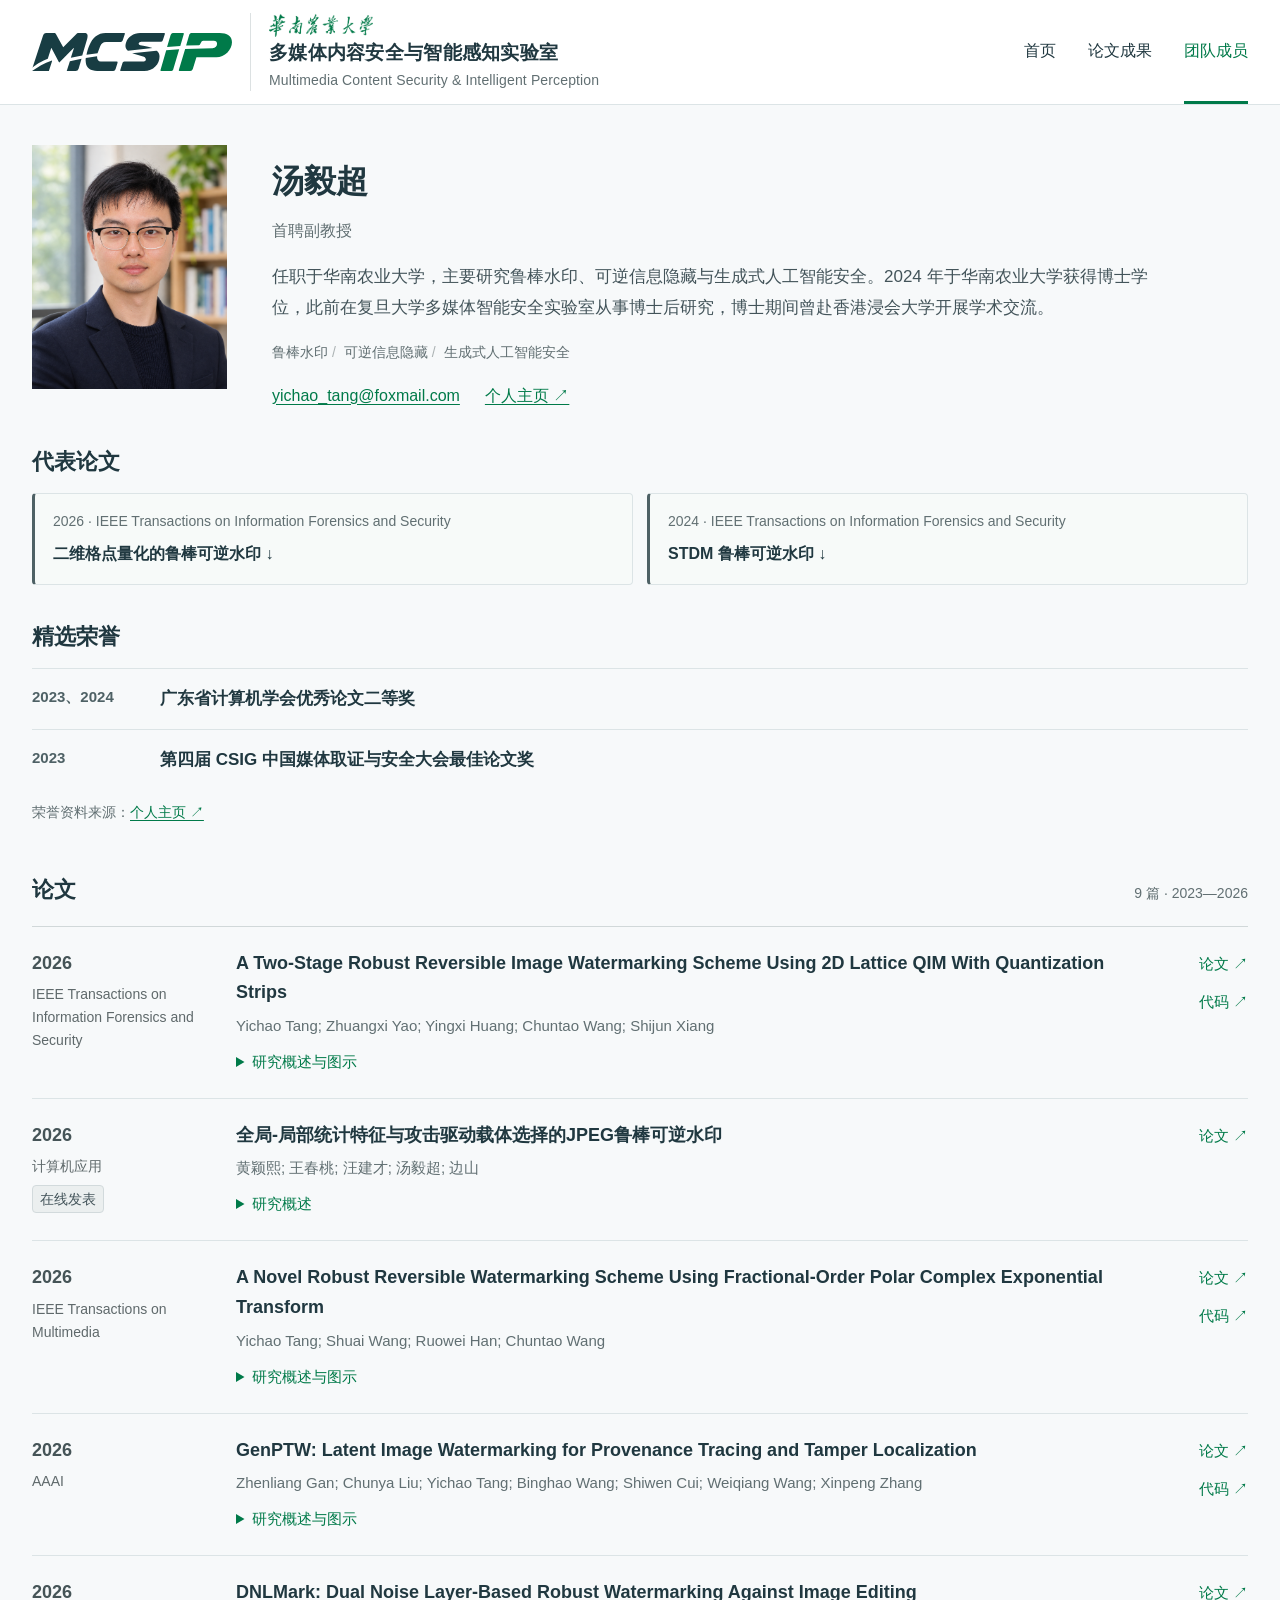
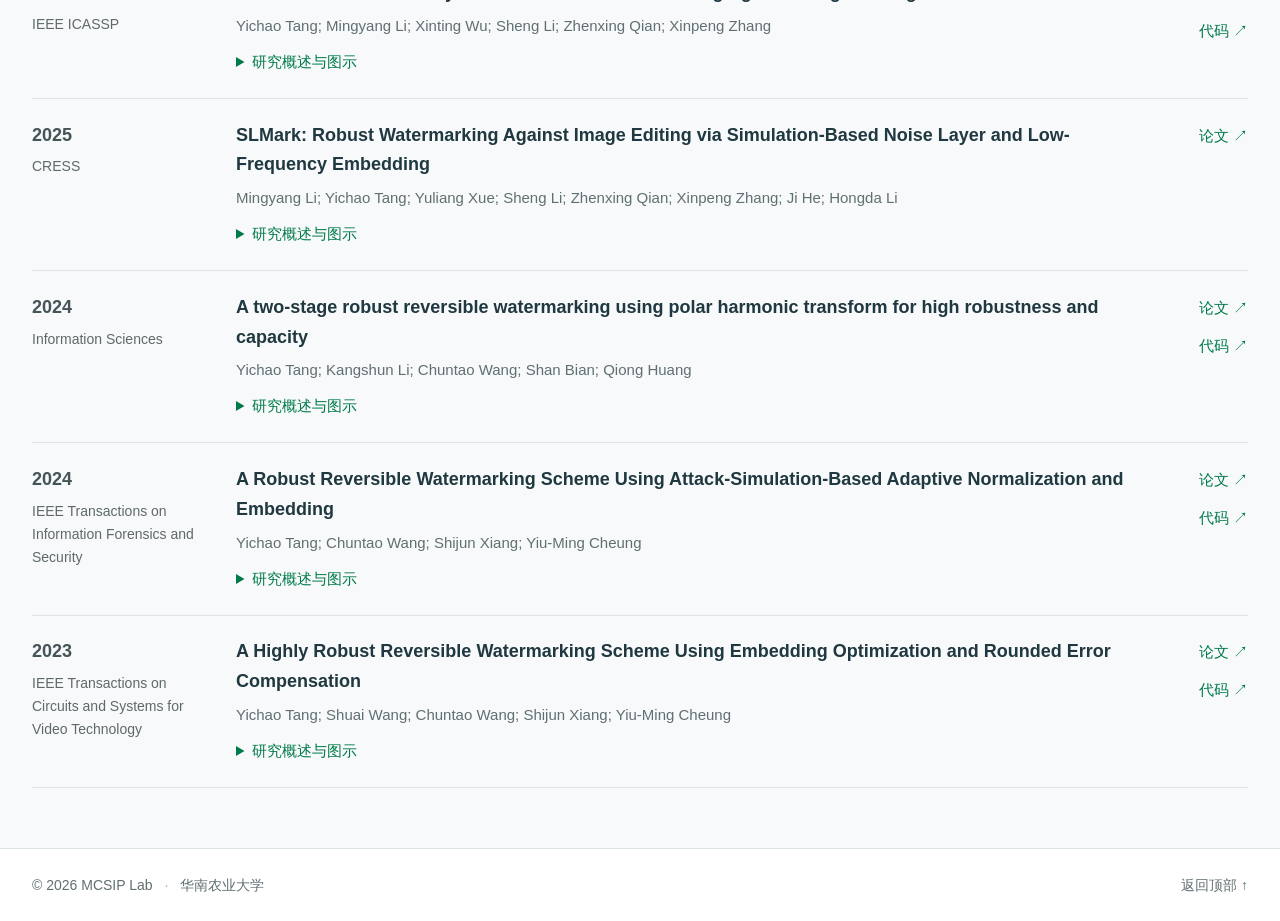
<file: members/teacher/3/index.html>
<!doctype html>
<html lang="zh-CN">
<head>
  <meta charset="utf-8">
  <meta name="viewport" content="width=device-width, initial-scale=1">
  <meta name="description" content="多媒体内容安全与智能感知实验室，研究数字水印、可逆信息隐藏、多媒体取证与农业视觉感知。了解成员、代表性工作、论文与开源代码。">
  <meta name="theme-color" content="#007A49">
  <title>汤毅超 · 多媒体内容安全与智能感知实验室</title>
  <link rel="icon" href="/static/images/brand/mcsip-scau-v4-favicon.ico" type="image/vnd.microsoft.icon" sizes="16x16 24x24 32x32 48x48 64x64 128x128 256x256">
  <link rel="icon" href="/static/images/brand/mcsip-scau-v4-favicon-32.png" type="image/png" sizes="32x32">
  <link rel="icon" href="/static/images/brand/mcsip-scau-v4-icon-small.svg" type="image/svg+xml" sizes="any">
  <link rel="apple-touch-icon" href="/static/images/brand/mcsip-scau-v4-apple-touch-icon.png">
  <link rel="stylesheet" href="/static/style.css?v=20261106archive6">
  
  <link rel="stylesheet" href="/static/site-global.css?v=20261106archive6">
</head>
<body id="top" class="">
  <a class="skip-link" href="#main-content">跳转至主要内容</a>
  


<header class="site-header">
  <div class="header-inner">
    <div class="brand">
      <a class="brand-mark-link" href="/" aria-label="MCSIP 实验室首页"><picture><source media="(max-width:860px)" srcset="/static/images/brand/mcsip-scau-v4-logo.svg"><img class="brand-mcsip" src="/static/images/brand/mcsip-scau-v4-logo.svg" alt="MCSIP" width="1648" height="320"></picture></a>
      <span class="brand-wordmark">
        <a class="brand-university" href="https://www.scau.edu.cn/" target="_blank" rel="noopener noreferrer"><img src="/static/images/brand/scau-official-chinese-wordmark.png" alt="华南农业大学" width="1067" height="249"></a>
        <strong class="brand-title"><a href="/">多媒体内容安全与智能感知实验室</a></strong>
        <small class="brand-english" lang="en">Multimedia Content Security &amp; Intelligent Perception</small>
      </span>
    </div>
    <button class="nav-toggle" type="button" aria-label="打开导航" aria-controls="main-navigation" aria-expanded="false"><span></span><span></span></button>
    <nav class="site-nav nav3" id="main-navigation" aria-label="主导航">
      <a href="/">首页</a>
      <a href="/publications/">论文成果</a>
      <a href="/team/" aria-current="page">团队成员</a>
    </nav>
  </div>
</header>
<main class="member-page" id="main-content">
  <section class="profile-hero" aria-labelledby="member-name">
    <div class="profile-photo portrait-frame" data-faculty="汤毅超"><img src="/static/images/team/yichao-tang-20261104-4c77d1a2.png" alt="汤毅超" width="225" height="281"></div>
    <div class="profile-copy"><h1 id="member-name">汤毅超</h1><h2>首聘副教授</h2><p>任职于华南农业大学，主要研究鲁棒水印、可逆信息隐藏与生成式人工智能安全。2024 年于华南农业大学获得博士学位，此前在复旦大学多媒体智能安全实验室从事博士后研究，博士期间曾赴香港浸会大学开展学术交流。</p><div class="tags"><span>鲁棒水印</span><span>可逆信息隐藏</span><span>生成式人工智能安全</span></div>
      <div class="profile-links"><a href="mailto:yichao_tang@foxmail.com">yichao_tang@foxmail.com</a><a href="https://yichao-tang.github.io/" target="_blank" rel="noopener noreferrer">个人主页 ↗</a></div>
    </div>
  </section>
  <section class="profile-selected" aria-labelledby="selected-publications"><h2 id="selected-publications">代表论文</h2><div class="profile-paper-shortcuts"><a href="#paper-verified-qs-qim-rrw-2026" aria-label="二维格点量化的鲁棒可逆水印：A Two-Stage Robust Reversible Image Watermarking Scheme Using 2D Lattice QIM With Quantization Strips"><span>2026 · IEEE Transactions on Information Forensics and Security</span><strong>二维格点量化的鲁棒可逆水印 <span aria-hidden="true">↓</span></strong></a><a href="#paper-18" aria-label="STDM 鲁棒可逆水印：A Robust Reversible Watermarking Scheme Using Attack-Simulation-Based Adaptive Normalization and Embedding"><span>2024 · IEEE Transactions on Information Forensics and Security</span><strong>STDM 鲁棒可逆水印 <span aria-hidden="true">↓</span></strong></a></div></section>
  
  
  
  <section class="profile-honors" aria-labelledby="selected-honors">
    <h2 id="selected-honors">精选荣誉</h2>
    <ul>
      
      <li><span class="honor-year">2023、2024</span><div>
        <h3>广东省计算机学会优秀论文二等奖</h3>
        
        
      </div></li>
      
      <li><span class="honor-year">2023</span><div>
        <h3>第四届 CSIG 中国媒体取证与安全大会最佳论文奖</h3>
        
        
      </div></li>
      
    </ul>
    <p class="honors-source">荣誉资料来源：<a href="https://yichao-tang.github.io/zh/about/" target="_blank" rel="noopener noreferrer">个人主页 ↗</a></p>
  </section>
  
  <section class="timeline-section" aria-labelledby="member-publications"><div class="section-heading"><div><h2 id="member-publications">论文</h2></div><p>9 篇 · 2023—2026</p></div><div class="publication-list">
<article class="publication-row" id="paper-verified-qs-qim-rrw-2026" data-published-from="2026-10-26">
  <div class="publication-meta"><time datetime="2026">2026</time><span>IEEE Transactions on Information Forensics and Security</span></div>
  <div class="publication-body"><h3>A Two-Stage Robust Reversible Image Watermarking Scheme Using 2D Lattice QIM With Quantization Strips</h3><p class="authors">Yichao Tang; Zhuangxi Yao; Yingxi Huang; Chuntao Wang; Shijun Xiang</p><details class="paper-abstract"><summary>研究概述与图示</summary><p>该工作研究同时要求水印鲁棒提取与原图无损恢复的图像版权保护问题。方法在两阶段鲁棒可逆水印框架中引入二维格点量化和条带式解码区域，通过量化与解码区域的几何设计扩大稳定译码范围。其目标是在图像发生处理后仍能提取水印，同时控制嵌入失真，并保留无攻击条件下恢复原始图像的能力。</p><figure class="archive-paper-figure"><a href="/static/images/papers/qs-qim-figure4.webp" target="_blank" rel="noopener noreferrer" aria-label="查看论文原图"><img src="/static/images/papers/qs-qim-figure4.webp" alt="QS-QIM 条带式解码区域与码字排列，论文图4" loading="lazy"></a><figcaption>条带式解码区域 · 论文图4</figcaption></figure></details></div>
  <div class="publication-links"><a href="https://ieeexplore.ieee.org/document/11753674" target="_blank" rel="noopener noreferrer" aria-label="阅读论文：A Two-Stage Robust Reversible Image Watermarking Scheme Using 2D Lattice QIM With Quantization Strips">论文 ↗</a><a class="code-link" href="https://github.com/yichao-tang/QS-QIM-RRW" target="_blank" rel="noopener noreferrer" aria-label="查看代码：A Two-Stage Robust Reversible Image Watermarking Scheme Using 2D Lattice QIM With Quantization Strips">代码 ↗</a></div>
</article>
<article class="publication-row" id="paper-verified-jpeg-global-local-rrw-2026" data-published-from="2026-10-21">
  <div class="publication-meta"><time datetime="2026">2026</time><span>计算机应用</span><span class="paper-status">在线发表</span></div>
  <div class="publication-body"><h3>全局-局部统计特征与攻击驱动载体选择的JPEG鲁棒可逆水印</h3><p class="authors">黄颖熙; 王春桃; 汪建才; 汤毅超; 边山</p><details class="paper-abstract"><summary>研究概述</summary><p>该工作面向JPEG图像中的鲁棒可逆水印，在量化DCT域内同时考虑载体稳定性与原图恢复。方法通过多攻击评分和轻量网络选择嵌入载体，并融合均值、中值等全局与局部统计特征进行四频带调制。结合直方图平移保存恢复信息，使水印在图像处理后仍可提取，并支持无攻击条件下的原图精确恢复。</p></details></div>
  <div class="publication-links"><a href="https://www.joca.cn/CN/10.11772/j.issn.1001-9081.2026091086" target="_blank" rel="noopener noreferrer" aria-label="阅读论文：全局-局部统计特征与攻击驱动载体选择的JPEG鲁棒可逆水印">论文 ↗</a></div>
</article>
<article class="publication-row" id="paper-42" data-published-from="2026-01-01">
  <div class="publication-meta"><time datetime="2026">2026</time><span>IEEE Transactions on Multimedia</span></div>
  <div class="publication-body"><h3>A Novel Robust Reversible Watermarking Scheme Using Fractional-Order Polar Complex Exponential Transform</h3><p class="authors">Yichao Tang; Shuai Wang; Ruowei Han; Chuntao Wang</p><details class="paper-abstract"><summary>研究概述与图示</summary><p>针对鲁棒可逆水印难以同时抵抗常规信号处理和几何变换的问题，提出结合分数阶极复指数变换与优化量化索引调制的方法。通过重建误差选择变换参数，并根据攻击模拟中的稳定性选择矩差作为水印载体；嵌入失真与完整性哈希则作为辅助信息可逆嵌入。接收端在无攻击时恢复原图与水印，在受到攻击时提取水印，模拟实验检验了其在相同容量和图像质量条件下的鲁棒性。</p><figure class="archive-paper-figure"><a href="/static/images/papers/frpcet-quantization.webp" target="_blank" rel="noopener noreferrer" aria-label="查看论文原图"><img src="/static/images/papers/frpcet-quantization.webp" alt="分数阶极复指数变换水印的量化情况" loading="lazy"></a><figcaption>量化设计 · 作者主页图</figcaption></figure></details></div>
  <div class="publication-links"><a href="https://doi.org/10.1109/TMM.2025.3623522" target="_blank" rel="noopener noreferrer" aria-label="阅读论文：A Novel Robust Reversible Watermarking Scheme Using Fractional-Order Polar Complex Exponential Transform">论文 ↗</a><a class="code-link" href="https://github.com/yichao-tang/FrPCET-RRW" target="_blank" rel="noopener noreferrer" aria-label="查看代码：A Novel Robust Reversible Watermarking Scheme Using Fractional-Order Polar Complex Exponential Transform">代码 ↗</a></div>
</article>
<article class="publication-row" id="paper-40" data-published-from="2026-03-14">
  <div class="publication-meta"><time datetime="2026">2026</time><span>AAAI</span></div>
  <div class="publication-body"><h3>GenPTW: Latent Image Watermarking for Provenance Tracing and Tamper Localization</h3><p class="authors">Zhenliang Gan; Chunya Liu; Yichao Tang; Binghao Wang; Shiwen Cui; Weiqiang Wang; Xinpeng Zhang</p><details class="paper-abstract"><summary>研究概述与图示</summary><p>针对生成图像水印难以同时完成来源追踪和篡改定位、且常受生成模型类型限制的问题，提出潜空间水印框架GenPTW。方法结合与潜语义对齐的交叉注意力融合和提供位置线索的空间融合，再以水印特征和高频特征联合提取来源信息与编辑区域。该框架支持生成中与生成后的嵌入，可用于潜扩散模型和视觉自回归模型；实验评估了视觉质量及多种生成内容编辑下的鲁棒性。</p><figure class="archive-paper-figure"><a href="/static/images/papers/genptw-method.webp" target="_blank" rel="noopener noreferrer" aria-label="查看论文原图"><img src="/static/images/papers/genptw-method.webp" alt="GenPTW 潜空间水印融合、提取与篡改定位框架" loading="lazy"></a><figcaption>方法框架 · 作者主页图</figcaption></figure></details></div>
  <div class="publication-links"><a href="https://doi.org/10.1609/aaai.v40i5.37412" target="_blank" rel="noopener noreferrer" aria-label="阅读论文：GenPTW: Latent Image Watermarking for Provenance Tracing and Tamper Localization">论文 ↗</a><a class="code-link" href="https://github.com/GanZhenliang/GenPTW" target="_blank" rel="noopener noreferrer" aria-label="查看代码：GenPTW: Latent Image Watermarking for Provenance Tracing and Tamper Localization">代码 ↗</a></div>
</article>
<article class="publication-row" id="paper-39" data-published-from="2026-01-01">
  <div class="publication-meta"><time datetime="2026">2026</time><span>IEEE ICASSP</span></div>
  <div class="publication-body"><h3>DNLMark: Dual Noise Layer-Based Robust Watermarking Against Image Editing</h3><p class="authors">Yichao Tang; Mingyang Li; Xinting Wu; Sheng Li; Zhenxing Qian; Xinpeng Zhang</p><details class="paper-abstract"><summary>研究概述与图示</summary><p>DNLMark研究图像编辑后水印信息难以稳定恢复的问题。方法在水印网络训练中采用双噪声层，将常规图像失真和模拟的生成式编辑干扰纳入训练流程。研究关注在保留图像视觉质量的条件下，提高水印嵌入与提取面对不同编辑操作时的适应性。</p><figure class="archive-paper-figure"><a href="/static/images/papers/dnlmark-overview.webp" target="_blank" rel="noopener noreferrer" aria-label="查看论文原图"><img src="/static/images/papers/dnlmark-overview.webp" alt="DNLMark 双噪声层训练、嵌入与提取框架" loading="lazy"></a><figcaption>方法框架 · 作者主页图</figcaption></figure></details></div>
  <div class="publication-links"><a href="https://ieeexplore.ieee.org/document/11464215" target="_blank" rel="noopener noreferrer" aria-label="阅读论文：DNLMark: Dual Noise Layer-Based Robust Watermarking Against Image Editing">论文 ↗</a><a class="code-link" href="https://github.com/yichao-tang/DNLMark" target="_blank" rel="noopener noreferrer" aria-label="查看代码：DNLMark: Dual Noise Layer-Based Robust Watermarking Against Image Editing">代码 ↗</a></div>
</article>
<article class="publication-row" id="paper-41" data-published-from="2025-01-01">
  <div class="publication-meta"><time datetime="2025">2025</time><span>CRESS</span></div>
  <div class="publication-body"><h3>SLMark: Robust Watermarking Against Image Editing via Simulation-Based Noise Layer and Low-Frequency Embedding</h3><p class="authors">Mingyang Li; Yichao Tang; Yuliang Xue; Sheng Li; Zhenxing Qian; Xinpeng Zhang; Ji He; Hongda Li</p><details class="paper-abstract"><summary>研究概述与图示</summary><p>SLMark关注图像经编辑后，嵌入水印随图像内容变化而丢失的问题。方法将基于模拟的噪声层与低频嵌入相结合，在训练中引入编辑干扰，并选择较稳定的频率成分承载水印。研究旨在协调水印的隐蔽性与编辑后的可提取性，为图像内容保护提供鲁棒标识。</p><figure class="archive-paper-figure"><a href="/static/images/papers/supplement-20261102-ieee-slmark-figure1.webp" target="_blank" rel="noopener noreferrer" aria-label="查看论文原图"><img src="/static/images/papers/supplement-20261102-ieee-slmark-figure1.webp" alt="SLMark 原论文框架：低频提取与水印编码器嵌入消息，经生成编辑模拟及常规处理后由低频提取和水印解码器恢复消息。" loading="lazy"></a></figure></details></div>
  <div class="publication-links"><a href="https://ieeexplore.ieee.org/document/11452609" target="_blank" rel="noopener noreferrer" aria-label="阅读论文：SLMark: Robust Watermarking Against Image Editing via Simulation-Based Noise Layer and Low-Frequency Embedding">论文 ↗</a></div>
</article>
<article class="publication-row" id="paper-21" data-published-from="2024-01-01">
  <div class="publication-meta"><time datetime="2024">2024</time><span>Information Sciences</span></div>
  <div class="publication-body"><h3>A two-stage robust reversible watermarking using polar harmonic transform for high robustness and capacity</h3><p class="authors">Yichao Tang; Kangshun Li; Chuntao Wang; Shan Bian; Qiong Huang</p><details class="paper-abstract"><summary>研究概述与图示</summary><p>针对鲁棒可逆水印在鲁棒性、容量与可恢复性之间的权衡，研究提出基于极谐变换的两阶段方案。首先选取稳定的极谐矩，并通过自适应归一化和优化的失真补偿量化嵌入鲁棒水印，减少需要保存的量化误差信息。随后以可逆嵌入保存恢复所需的辅助信息，使未受攻击的图像能够恢复原始内容。</p><figure class="archive-paper-figure"><a href="/static/images/papers/enriched-extra-pht-figure2.webp" target="_blank" rel="noopener noreferrer" aria-label="查看论文原图"><img src="/static/images/papers/enriched-extra-pht-figure2.webp" alt="PHT鲁棒可逆水印论文中标准与优化DC-QIM的量化区间对比图" loading="lazy"></a><figcaption>标准与优化 DC-QIM 量化区间对比 · 原论文图2</figcaption></figure></details></div>
  <div class="publication-links"><a href="https://doi.org/10.1016/j.ins.2023.119786" target="_blank" rel="noopener noreferrer" aria-label="阅读论文：A two-stage robust reversible watermarking using polar harmonic transform for high robustness and capacity">论文 ↗</a><a class="code-link" href="https://github.com/yichao-tang/PHT-RRW" target="_blank" rel="noopener noreferrer" aria-label="查看代码：A two-stage robust reversible watermarking using polar harmonic transform for high robustness and capacity">代码 ↗</a></div>
</article>
<article class="publication-row" id="paper-18" data-published-from="2024-01-01">
  <div class="publication-meta"><time datetime="2024">2024</time><span>IEEE Transactions on Information Forensics and Security</span></div>
  <div class="publication-body"><h3>A Robust Reversible Watermarking Scheme Using Attack-Simulation-Based Adaptive Normalization and Embedding</h3><p class="authors">Yichao Tang; Chuntao Wang; Shijun Xiang; Yiu-Ming Cheung</p><details class="paper-abstract"><summary>研究概述与图示</summary><p>为在版权保护中兼顾鲁棒性和无攻击时的原图恢复，研究利用目标攻击先验设计两阶段鲁棒可逆水印。方法通过大规模攻击模拟评估极谐变换矩的稳定性，据此进行自适应归一化和载体选择，并优化多量化级STDM及嵌入强度；嵌入误差随后以递归编码方式可逆保存。实验在相同不可见性、容量和可逆性条件下，比较了噪声、压缩、滤波及旋转缩放等攻击中的鲁棒性。</p><figure class="archive-paper-figure"><a href="/static/images/papers/stdm-multilevel-quantization.webp" target="_blank" rel="noopener noreferrer" aria-label="查看论文原图"><img src="/static/images/papers/stdm-multilevel-quantization.webp" alt="基于攻击模拟的多级 STDM 水印量化器" loading="lazy"></a><figcaption>多级量化器 · 作者主页图</figcaption></figure></details></div>
  <div class="publication-links"><a href="https://doi.org/10.1109/TIFS.2024.3372811" target="_blank" rel="noopener noreferrer" aria-label="阅读论文：A Robust Reversible Watermarking Scheme Using Attack-Simulation-Based Adaptive Normalization and Embedding">论文 ↗</a><a class="code-link" href="https://github.com/yichao-tang/STDM-RRW" target="_blank" rel="noopener noreferrer" aria-label="查看代码：A Robust Reversible Watermarking Scheme Using Attack-Simulation-Based Adaptive Normalization and Embedding">代码 ↗</a></div>
</article>
<article class="publication-row" id="paper-43" data-published-from="2023-01-01">
  <div class="publication-meta"><time datetime="2023">2023</time><span>IEEE Transactions on Circuits and Systems for Video Technology</span></div>
  <div class="publication-body"><h3>A Highly Robust Reversible Watermarking Scheme Using Embedding Optimization and Rounded Error Compensation</h3><p class="authors">Yichao Tang; Shuai Wang; Chuntao Wang; Shijun Xiang; Yiu-Ming Cheung</p><details class="paper-abstract"><summary>研究概述与图示</summary><p>该工作提出两阶段鲁棒可逆水印方案，通过优化嵌入和补偿舍入误差改善鲁棒性与容量。第一阶段在选定的伪Zernike矩中嵌入鲁棒水印，使用自适应归一化和优化策略控制失真；第二阶段记录原图与鲁棒水印图之间的误差，实现未受攻击时的无损恢复。论文在常见信号处理、几何变换和压缩感知等攻击下检验水印提取稳定性。</p><figure class="archive-paper-figure"><a href="/static/images/papers/enriched-rrw2023-figure1.webp" target="_blank" rel="noopener noreferrer" aria-label="查看论文原图"><img src="/static/images/papers/enriched-rrw2023-figure1.webp" alt="PZMs鲁棒可逆水印原论文图1：鲁棒嵌入、舍入误差补偿与可逆嵌入的两阶段流程" loading="lazy"></a><figcaption>两阶段鲁棒可逆水印流程 · 原论文图1</figcaption></figure></details></div>
  <div class="publication-links"><a href="https://doi.org/10.1109/TCSVT.2022.3216849" target="_blank" rel="noopener noreferrer" aria-label="阅读论文：A Highly Robust Reversible Watermarking Scheme Using Embedding Optimization and Rounded Error Compensation">论文 ↗</a><a class="code-link" href="https://github.com/yichao-tang/PZMs-RRW" target="_blank" rel="noopener noreferrer" aria-label="查看代码：A Highly Robust Reversible Watermarking Scheme Using Embedding Optimization and Rounded Error Compensation">代码 ↗</a></div>
</article></div></section>
</main>
<footer class="site-footer" id="university-footer">
  <div class="container footer-inner">
    <p>© 2026 MCSIP Lab <span aria-hidden="true">·</span> <a href="https://www.scau.edu.cn/" target="_blank" rel="noopener noreferrer">华南农业大学</a></p>
    <a href="#top">返回顶部 ↑</a>
  </div>
</footer>

  <dialog class="paper-image-dialog" aria-labelledby="paper-image-title" aria-describedby="paper-image-caption">
  <div class="paper-image-toolbar">
    <h2 id="paper-image-title">论文图示</h2>
    <div class="paper-image-actions">
      <output class="paper-image-zoom" data-image-zoom aria-label="图像缩放比例"></output>
      <button type="button" data-image-size aria-pressed="false" disabled>原始尺寸</button>
      <button type="button" class="paper-image-close" data-image-close aria-label="关闭大图" autofocus>×</button>
    </div>
  </div>
  <p id="paper-image-caption" class="paper-image-caption"></p>
  <div class="paper-image-viewport" tabindex="0" aria-label="论文图示，滚轮缩放，拖动平移，点击关闭">
    <p data-image-loading role="status">正在加载图示…</p>
    <p data-image-error hidden>图示暂时无法加载，<a data-image-original target="_blank" rel="noopener noreferrer">打开原图 ↗</a></p>
    <div class="paper-image-stage" hidden><img data-image-full alt="" draggable="false"></div>
  </div>
</dialog>
  <script src="/static/research-time.js?v=20261102"></script>
  <script src="/static/main.js?v=20261105reading"></script>
  <script src="/static/paper-image-viewer-v2.js?v=20261106"></script>
</body>
</html>
</file>
<file: static/style.css>
:root {
  --design-review-height: 48px;
  --ink: #203840;
  --muted: #656b6c;
  --line: #e2e5e5;
  --paper: #fff;
  --cream: #f7f8f8;
  --accent: #913d48;
  --green-950: #203840;
  --green-900: #203840;
  --green-800: #435458;
  --green-700: #4d6064;
  --mint: #eff2f3;
  --shadow: 0 8px 25px #2038400c;
  --sans: -apple-system, BlinkMacSystemFont, "Segoe UI", "Microsoft YaHei", "PingFang SC", "Noto Sans CJK SC", sans-serif;
  --serif: Georgia, "Songti SC", serif;
}
* { box-sizing: border-box; }
html { scroll-behavior: smooth; scroll-padding-top: 88px; }
body { margin: 0; color: var(--ink); background: #fff; font: 16px/1.75 var(--sans); -webkit-font-smoothing: antialiased; }
a { color: inherit; text-decoration: none; text-underline-offset: 3px; }
a:hover { color: var(--accent); }
img { display: block; max-width: 100%; }
button, input, textarea, select { font: inherit; }
button, summary, a { -webkit-tap-highlight-color: transparent; }
:focus-visible { outline: 2px solid var(--accent); outline-offset: 4px; }
::selection { color: var(--ink); background: #e5eaeb; }
.container { width: min(1200px, calc(100% - 72px)); margin-inline: auto; }
.sr-only { position: absolute; width: 1px; height: 1px; padding: 0; margin: -1px; overflow: hidden; clip-path: inset(50%); white-space: nowrap; border: 0; }
.skip-link { position: fixed; z-index: 100; top: 8px; left: 12px; padding: 8px 15px; border: 2px solid; color: var(--ink); background: white; transform: translateY(-160%); }
.skip-link:focus { transform: none; }
.eyebrow { margin: 0; color: var(--accent); font-size: 12px; font-weight: 600; letter-spacing: .09em; }
.text-link { display: inline-flex; align-items: center; gap: 10px; font-size: 14px; color: var(--accent); }
.text-link:hover, .publication-body h3 a:hover, .faculty-summary a:hover { text-decoration: underline; }
.button { display: inline-flex; align-items: center; justify-content: center; gap: 20px; min-height: 42px; padding: 9px 18px; border: 1px solid transparent; border-radius: 2px; font-size: 13px; cursor: pointer; }
.button.primary { color: white; background: #203840; }
.button.primary:hover { background: #212a2c; }
.outline-button { border-color: #bfc6c8; color: #435458; background: white; }
.empty { padding: 20px 0; color: var(--muted); font-size: 13px; }
.design-review-bar { position: sticky; top: 0; z-index: 60; display: flex; align-items: center; justify-content: center; gap: 20px; height: var(--design-review-height); border-bottom: 1px solid #dde2e3; color: #5e686a; background: #f0f3f4; font-size: 12px; }
.design-review-bar > span { font-size: 11px; }
.design-review-bar nav { display: flex; gap: 8px; }
.design-review-bar a { padding: 5px 13px; border: 1px solid transparent; border-radius: 5px; }
.design-review-bar a[aria-current="page"] { border-color: #c5cecf; color: var(--ink); background: white; }
body[class*="design-"] .site-header { top: var(--design-review-height); }
body[class*="design-"] [id] { scroll-margin-top: var(--design-review-height); }

/* The masthead identifies the research group, with affiliation stated in the introduction. */
.site-header { position: sticky; top: 0; z-index: 30; border-top: 3px solid var(--ink); border-bottom: 1px solid var(--line); background: #fffffff8; }
.header-inner { display: flex; align-items: center; justify-content: space-between; gap: 30px; width: min(1280px, calc(100% - 56px)); min-height: 68px; margin: auto; }
.brand, .mini-brand { display: flex; gap: 12px; align-items: center; }
.brand img { width: 44px; height: 44px; flex-shrink: 0; }
.brand > span { display: grid; gap: 3px; line-height: 1.4; }
.brand strong { color: var(--ink); font-size: 16px; font-weight: 600; }
.brand small { color: var(--muted); font-size: 10px; font-family: Georgia, serif; }
.site-nav { display: flex; align-items: center; gap: 27px; font-size: 15px; }
.site-nav a { padding: 20px 0 18px; border-bottom: 2px solid transparent; white-space: nowrap; }
.site-nav a:hover, .site-nav a[aria-current="location"] { border-bottom-color: var(--accent); color: var(--accent); }
.nav-toggle { display: none; border: 0; color: var(--ink); background: transparent; }

.group-intro { position: relative; margin-top: 23px; margin-bottom: 27px; padding: 24px 28px 22px; border-top: 3px solid #203840; border-bottom: 1px solid #e3ded5; border-radius: 0 0 4px 4px; background: #f6f4ef; }
.group-intro::before { content: ""; position: absolute; top: -3px; left: 0; width: 66px; height: 3px; background: var(--accent); }
.group-intro h1 { margin: 8px 0 12px; font-size: 30px; line-height: 1.45; font-weight: 600; letter-spacing: .02em; }
.intro-english { margin: -4px 0 15px; color: #7b746a; font: 13px/1.7 Georgia, serif; }
.intro-description { max-width: 1100px; }
.intro-description p { margin: 7px 0 0; color: #5a6365; font-size: 14px; line-height: 1.9; }
.intro-description strong { color: #3d4b4e; font-weight: 600; }
.compact-heading { display: flex; justify-content: space-between; align-items: center; gap: 20px; min-height: 33px; margin-bottom: 13px; border-bottom: 1px solid #a0a9ab; padding-bottom: 7px; }
.compact-heading h2 { margin: 0; color: var(--ink); font-size: 18px; font-weight: 600; line-height: 1.5; }
.compact-heading h2 span { margin-left: 10px; color: #7c8283; font: 12px Georgia, serif; font-weight: 400; }
.compact-heading .text-link { font-size: 13px; }
.faculty-section { padding-bottom: 25px; }
.faculty-strip { display: grid; grid-template-columns: repeat(3, minmax(0, 1fr)); gap: 21px; }
.faculty-entry { display: grid; grid-template-columns: 92px minmax(0, 1fr); gap: 18px; min-width: 0; padding: 18px; border: 1px solid #e1e5e5; border-top: 2px solid #bcc5c7; border-radius: 3px; background: #fbfcfc; box-shadow: 0 3px 12px #20384004; }
.faculty-portrait { display: grid; place-items: center; align-self: start; width: 92px; height: 120px; border-radius: 2px; background: #eff1f1; overflow: hidden; }
.faculty-portrait img { width: 100%; height: 100%; object-fit: cover; object-position: center 23%; }
.faculty-portrait > span { font-size: 30px; color: #8d9697; }
.faculty-summary { min-width: 0; }
.faculty-summary h3 { margin: -3px 0 3px; color: var(--ink); font-size: 22px; font-weight: 600; line-height: 1.4; }
.faculty-role { margin: 0 0 6px; color: #5d6f73; font-size: 14px; line-height: 1.65; }
.faculty-interests { margin: 0 0 8px; color: #5d6567; font-size: 16px; line-height: 1.75; }
.faculty-links { display: flex; flex-wrap: wrap; gap: 6px 18px; color: var(--accent); font-size: 14px; line-height: 1.6; }
.faculty-email { display: block; width: fit-content; max-width: 100%; margin-top: 5px; color: var(--muted); font-size: 14px; line-height: 1.6; overflow-wrap: anywhere; }

/* Two parallel research areas, each explained through tasks and published work. */
.research-section { padding-bottom: 30px; }
.research-pillars { display: grid; grid-template-columns: repeat(2, minmax(0, 1fr)); gap: 25px; }
.research-pillar { min-width: 0; padding: 20px 22px 10px; border: 1px solid #e3e6e6; border-top: 3px solid #913d48; border-radius: 3px; background: #fff; box-shadow: 0 5px 20px #20384006; }
.perception-pillar { border-top-color: #4d6064; }
.pillar-heading { display: flex; align-items: center; gap: 13px; margin: 2px 0 11px; }
.pillar-number { align-self: start; margin-top: 1px; color: var(--accent); font: 24px/1.4 Georgia, serif; }
.perception-pillar .pillar-number { color: var(--accent); }
.pillar-heading h3 { margin: 0; color: var(--ink); font-size: 20px; font-weight: 600; line-height: 1.5; }
.pillar-heading > div > p { margin: 2px 0 0; color: #788081; font: 12px/1.5 Georgia, serif; }
.pillar-definition { margin: 0 0 13px; color: #5b6465; font-size: 13px; line-height: 1.85; }
.pillar-definition strong { color: #364345; font-weight: 600; }
.research-questions { margin: 0 0 17px; padding: 12px 15px; background: #f6f8f8; border-left: 2px solid #b88890; }
.perception-pillar .research-questions { border-left-color: #98a6a8; }
.research-questions > div { margin-bottom: 8px; }
.research-questions > div:last-child { margin-bottom: 0; }
.research-questions dt { color: #414f51; font-size: 12px; font-weight: 600; }
.research-questions dd { margin: 1px 0 0; color: #6e7475; font-size: 12px; line-height: 1.75; }
.evidence-heading { padding-bottom: 6px; border-bottom: 1px solid var(--line); color: #6c7475; font-size: 11px; }
.research-evidence > article { padding: 10px 0; border-bottom: 1px solid var(--line); }
.evidence-venue { color: #7e4c57; font-size: 10px; }
.perception-pillar .evidence-venue { color: #576b6f; }
.research-evidence h4 { margin: 3px 0 4px; color: #3b494c; font-size: 12px; font-weight: 600; line-height: 1.65; overflow-wrap: anywhere; }
.research-evidence h4 a:hover { text-decoration: underline; }
.research-evidence > article > p { margin: 0; color: #6e7576; font-size: 11px; line-height: 1.75; }

.recent-publications { padding-bottom: 30px; }
.featured-section { padding-bottom: 32px; }
.featured-grid { display: grid; grid-template-columns: repeat(3, minmax(0, 1fr)); gap: 23px; }
.featured-work { display: flex; min-width: 0; flex-direction: column; overflow: hidden; border: 1px solid #e3e7e7; border-radius: 4px; background: white; box-shadow: 0 4px 16px #20384007; }
.work-figure { margin: 0; padding: 14px 14px 0; border-bottom: 1px solid #eaeded; background: #f8fafa; }
.work-figure > a { display: block; height: 170px; overflow: hidden; background: white; }
.work-figure img { width: 100%; height: 100%; max-height: 100%; object-fit: contain; }
.work-figure figcaption { display: flex; align-items: center; justify-content: space-between; gap: 8px; padding-block: 8px; color: #8d9495; font-size: 9px; }
.work-figure figcaption a:hover { text-decoration: underline; }
.work-content { display: flex; flex: 1; flex-direction: column; padding: 17px 18px 18px; }
.work-venue { margin: 0 0 8px; color: #85515b; font-size: 10px; }
.work-content h3 { margin: 0 0 10px; color: var(--ink); font-size: 17px; font-weight: 600; line-height: 1.6; }
.work-paper-title { margin: 0 0 7px; color: #56676a; font-size: 12px; line-height: 1.65; overflow-wrap: anywhere; }
.work-paper-title a:hover { text-decoration: underline; }
.work-authors { margin: 0 0 12px; color: #8e9495; font-size: 10px; line-height: 1.7; }
.work-summary { margin: 0 0 15px; color: #777f81; font-size: 12px; line-height: 1.85; }
.work-links { display: flex; gap: 12px; align-items: center; margin-top: auto; }
.work-links a { min-width: 68px; padding: 5px 12px; border: 1px solid #ccd3d5; border-radius: 2px; color: var(--accent); font-size: 11px; text-align: center; }
.work-links a:hover { border-color: #203840; background: #f4f6f6; }
.work-links .code-link { border-color: #d7c4c7; color: #87515b; }
.publication-tools { display: flex; justify-content: flex-end; margin: -2px 0 12px; }
.publication-tools form { display: flex; width: min(100%, 310px); }
.publication-tools input { width: 100%; min-width: 0; height: 35px; border: 1px solid #cdd2d3; border-right: 0; padding: 7px 10px; color: var(--ink); background: white; border-radius: 0; font-size: 12px; }
.publication-tools button { min-width: 53px; border: 1px solid #203840; border-radius: 0; color: white; background: #203840; font-size: 12px; cursor: pointer; }
.publication-list { border-top: 1px solid #b0b7b8; }
.publication-row { display: grid; grid-template-columns: 125px minmax(0, 1fr) 55px; gap: 24px; padding: 18px 0; border-bottom: 1px solid var(--line); }
.publication-meta time { display: block; color: #455457; font: 20px/1.4 Georgia, serif; }
.publication-meta > span { display: block; margin-top: 5px; color: #5f696b; font-size: 14px; line-height: 1.65; overflow-wrap: anywhere; }
.publication-body h3 { margin: 0 0 6px; color: var(--ink); font-size: 16px; font-weight: 600; line-height: 1.65; overflow-wrap: anywhere; }
.authors { margin: 0; color: #5f696b; font-size: 14px; line-height: 1.75; overflow-wrap: anywhere; }
.publication-links { justify-self: end; }
.publication-links { display: flex; flex-direction: column; }
.publication-links .code-link { color: #87515b; }
.archive-paper-figure { margin: 12px 0 0; }
.archive-paper-figure img { width: auto; max-height: 400px; }
.archive-paper-figure figcaption { margin-top: 8px; color: #677072; font-size: 14px; }
.archive-paper-figure figcaption a { text-decoration: underline; }
.archive-paper-figure > a { display: block; width: fit-content; max-width: 100%; cursor: zoom-in; }
.abstract-source { display: inline-block; margin-block: 2px 8px; color: var(--accent); font-size: 14px; text-decoration: underline; }
.publication-links a { display: inline-flex; align-items: center; gap: 7px; min-height: 38px; color: var(--accent); font-size: 14px; white-space: nowrap; }
.publication-links a:hover { text-decoration: underline; }
.recent-scroll { max-height: 1120px; overflow-y: auto; scrollbar-gutter: stable; scrollbar-width: auto; scrollbar-color: #8baaa2 #edf3ef; }
.recent-scroll .publication-list { padding-right: 10px; }
.recent-scroll .publication-row[hidden], .recent-scroll [data-recent-empty][hidden] { display: none; }
.recent-browse-controls { display: flex; align-items: center; justify-content: space-between; gap: 12px; margin-block: 10px; color: #5b6364; font-size: 14px; }
.recent-browse-controls[hidden] { display: none; }
.recent-browse-controls > div { display: flex; gap: 7px; }
.recent-browse-controls button { min-height: 36px; padding: 4px 10px; border: 1px solid #c3c8c9; border-radius: 4px; color: #405053; background: #fff; cursor: pointer; font-size: 14px; }
.recent-browse-controls button:hover:not(:disabled) { background: #edf5f3; border-color: #485a5d; }
.recent-browse-controls button:disabled { opacity: .42; cursor: default; }
@media (max-width: 700px) { .recent-scroll { max-height: 680px; } }
.manuscript-link { display: inline-block; margin-top: 7px; color: var(--accent); font-size: 14px; text-decoration: underline; }
.paper-abstract { margin-top: 6px; }
.paper-abstract summary { width: fit-content; padding-block: 2px; color: #748083; font-size: 14px; cursor: pointer; }
.paper-abstract p { margin: 10px 0 0; padding: 11px 14px; color: #576264; background: #f6f8f8; font-size: 16px; line-height: 1.85; overflow-wrap: anywhere; }
.paper-abstract img { max-height: 420px; margin-top: 12px; object-fit: contain; }
.student-section { padding-bottom: 28px; }
.student-degree-group + .student-degree-group { margin-top: 19px; }
.student-degree-group > h3 { display: flex; align-items: baseline; gap: 10px; margin: 0 0 8px; color: var(--ink); font-size: 15px; font-weight: 600; }
.student-degree-group > h3 > span { color: var(--muted); font: 12px Georgia, serif; }
.student-roster { display: grid; grid-template-columns: repeat(3, minmax(0, 1fr)); gap: 0 25px; }
.student-roster-entry { display: grid; grid-template-columns: 70px minmax(0, 1fr); align-items: baseline; gap: 13px; min-width: 0; padding: 10px 1px; border-bottom: 1px solid var(--line); }
.student-roster-entry > strong { color: var(--ink); font-size: 15px; font-weight: 500; }
.student-roster-entry > span { color: #626d6f; font-size: 14px; overflow-wrap: anywhere; }
.section-caption { color: #636d6f; font-size: 13px; }
.member-grid { display: grid; gap: 24px; }
.student-grid { grid-template-columns: repeat(3, minmax(0, 1fr)); }
.member-card { display: grid; grid-template-columns: 62px minmax(0, 1fr); gap: 16px; min-width: 0; }
.member-photo { position: relative; display: grid; place-items: center; height: 80px; background: #eff1f1; overflow: hidden; }
.member-photo img { width: 100%; height: 100%; object-fit: cover; object-position: center 23%; }
.member-photo > span { color: #919b9d; font-size: 28px; }
.member-photo i { display: none; }
.member-info { min-width: 0; }
.member-info > p { margin: 0; color: var(--muted); font-size: 11px; }
.member-info h4 { margin: 1px 0 5px; color: var(--ink); font-size: 17px; font-weight: 600; }
.tags { display: flex; flex-wrap: wrap; gap: 4px 8px; }
.tags span { color: var(--muted); font-size: 11px; }
.tags span:not(:last-child)::after { content: " /"; color: #acb3b4; }
.member-profile-link, .member-email { display: block; width: fit-content; margin-top: 7px; color: var(--accent); font-size: 11px; overflow-wrap: anywhere; }
.alumni-title { margin: 20px 0 14px; font-size: 14px; }
.participation-section { padding-bottom: 30px; }
.contact-copy { max-width: 950px; }
.contact-copy p { margin: 7px 0; color: var(--text); font-size: 15px; line-height: 1.9; }
.contact-copy p:last-child { color: #687173; font-size: 13px; }
footer { padding-block: 20px; border-top: 1px solid var(--line); color: #666f71; background: #fbfbfb; font-size: 12px; }
.footer-inner { display: flex; align-items: center; justify-content: space-between; gap: 20px; font-size: 12px; }
.footer-inner p { margin: 0; }
.footer-links { display: flex; gap: 20px; }

/* The archive and personal pages use the same restrained bibliographic layout. */
.detail-header, .admin-header { display: flex; align-items: center; justify-content: space-between; gap: 20px; min-height: 72px; padding: 14px max(28px, calc((100% - 1200px)/2)); border-top: 3px solid #203840; border-bottom: 1px solid var(--line); background: white; }
.detail-header:has(> .container) { padding-inline: 0; }
.detail-header > .container { display: flex; align-items: center; justify-content: space-between; gap: 20px; }
.mini-brand img { width: 40px; height: 40px; }
.mini-brand span { color: var(--ink); font-size: 15px; font-weight: 600; }
.back-link { color: var(--accent); font-size: 14px; white-space: nowrap; }
.publication-archive { min-height: calc(100vh - 150px); padding-block: 35px 60px; }
.archive-heading { display: flex; align-items: end; justify-content: space-between; gap: 25px; margin-bottom: 25px; }
.archive-heading h1 { margin: 7px 0 0; color: var(--ink); font-size: 30px; line-height: 1.4; font-weight: 600; }
.archive-heading > p { margin: 0; color: var(--muted); font-size: 14px; }
.publication-search { display: grid; grid-template-columns: minmax(0, 1fr) 125px 135px auto; align-items: end; gap: 17px; padding: 18px; border: 1px solid var(--line); background: #f7f8f8; }
.publication-search label { display: block; margin-bottom: 6px; color: #515f62; font-size: 14px; }
.publication-search input, .publication-search select { width: 100%; min-height: 42px; padding: 9px 11px; border: 1px solid #cdd2d3; border-radius: 1px; color: var(--ink); background: white; font-size: 15px; }
.search-results-heading { display: flex; align-items: center; justify-content: space-between; gap: 20px; margin: 20px 0 13px; color: #71787a; font-size: 14px; }
.search-results-heading p { margin: 0; }
.search-empty { padding: 45px 20px; text-align: center; }
.search-empty h2 { font-size: 19px; font-weight: 600; }
.search-empty p { color: var(--muted); font-size: 15px; }
.pagination { display: grid; grid-template-columns: 100px 1fr 100px; align-items: center; gap: 20px; margin-top: 30px; }
.pagination > div { display: flex; justify-content: center; gap: 6px; }
.pagination a, .pagination span { display: inline-flex; align-items: center; justify-content: center; min-width: 38px; min-height: 40px; padding-inline: 9px; border: 1px solid var(--line); color: var(--accent); font-size: 14px; }
.pagination a:hover { background: #eff2f3; }
.pagination .current { color: white; border-color: #203840; background: #203840; }
.pagination .disabled { color: #999e9f; }
.pagination .ellipsis { min-width: 20px; border: 0; }
.member-page { width: min(1100px, calc(100% - 72px)); margin: auto; padding-block: 40px 60px; }
.profile-hero { display: grid; grid-template-columns: 195px minmax(0, 1fr); gap: 45px; align-items: start; }
.profile-photo { display: grid; place-items: center; aspect-ratio: 4/5; background: #eff1f1; overflow: hidden; }
.profile-photo img { width: 100%; height: 100%; object-fit: cover; object-position: center 23%; }
.profile-photo > span { color: #919b9d; font-size: 60px; }
.profile-copy h1 { margin: 8px 0; color: var(--ink); font-size: 32px; font-weight: 600; }
.profile-copy h2 { margin: 0 0 15px; color: #5d6f73; font-size: 16px; font-weight: 500; }
.profile-copy > p { color: var(--text); font-size: 17px; line-height: 1.9; }
.profile-copy .tags { margin-block: 17px; }
.profile-copy .tags span { font-size: 14px; }
.profile-links { display: flex; flex-wrap: wrap; gap: 12px 25px; color: var(--accent); font-size: 15px; }
.profile-links a { text-decoration: underline; overflow-wrap: anywhere; }
.profile-source { margin-top: 15px !important; color: var(--muted) !important; font-size: 14px !important; }
.profile-source a { text-decoration: underline; }
.timeline-section { margin-top: 45px; }
.profile-selected, .profile-honors { margin-top: 36px; }
.profile-selected > h2, .profile-honors > h2 { margin: 0 0 15px; font-size: 21px; font-weight: 600; }
.profile-paper-shortcuts { display: grid; grid-template-columns: repeat(3, minmax(0, 1fr)); gap: 14px; }
.profile-paper-shortcuts > a { padding: 16px 18px; border: 1px solid var(--line); border-left: 3px solid #4e6165; border-radius: 4px; background: #f7faf9; }
.profile-paper-shortcuts > a:hover { border-color: #4e6165; }
.profile-paper-shortcuts > a > span { display: block; color: var(--text); font-size: 14px; line-height: 1.6; }
.profile-paper-shortcuts strong { display: block; margin-top: 8px; font-size: 16px; font-weight: 600; }
.profile-honors ul { margin: 0; padding: 0; list-style: none; }
.profile-honors li { display: grid; grid-template-columns: 108px minmax(0, 1fr); gap: 20px; padding: 15px 0; border-top: 1px solid var(--line); }
.honor-year { color: #4e6165; font-size: 15px; font-weight: 600; }
.profile-honors h3 { margin: 0; font-size: 16px; font-weight: 600; }
.profile-honors p { margin: 4px 0; color: var(--text); font-size: 15px; }
.profile-honors a { color: var(--accent); font-size: 14px; text-decoration: underline; }
.publication-row { scroll-margin-top: 22px; }
.publication-row:target { background: #eff7f3; box-shadow: 0 0 0 9px #eff7f3; }
@media (max-width: 700px) {
  .profile-paper-shortcuts { grid-template-columns: 1fr; gap: 10px; }
  .profile-honors li { grid-template-columns: 1fr; gap: 4px; }
}
.section-heading { display: flex; align-items: end; justify-content: space-between; gap: 25px; margin-bottom: 20px; }
.section-heading h2 { margin: 5px 0 0; font-size: 24px; font-weight: 600; }
.section-heading > p { margin: 0; color: var(--muted); font-size: 14px; }

.admin-shell { min-height: calc(100vh - 72px); padding: 50px 22px; background: #f7f8f8; }
.login-shell, .form-shell { display: grid; place-items: center; }
.login-panel, .form-panel { width: min(100%, 550px); padding: 40px; border: 1px solid var(--line); background: white; }
.login-panel .back-link { display: block; margin-bottom: 25px; font-size: 14px; }
.login-panel h1, .form-panel h1 { margin: 10px 0; font-size: 30px; }
.login-panel > p, .login-panel > small { color: var(--muted); }
.login-panel > small { display: block; margin-top: 17px; }
.admin-form { display: grid; gap: 17px; margin-top: 25px; }
.admin-form label { display: grid; gap: 6px; font-size: 13px; font-weight: 600; }
.admin-form input:not([type="checkbox"]), .admin-form textarea, .admin-form select { width: 100%; padding: 11px 13px; border: 1px solid #cdd2d3; border-radius: 2px; background: white; }
.admin-form textarea { min-height: 120px; resize: vertical; }
.check-label { display: flex !important; align-items: center; }
.full { width: 100%; }
.field-error { color: #b42318; }
.flash { padding: 10px 13px; border-left: 3px solid #4d6064; background: #eff2f3; font-size: 13px; }
.flash.error { border-color: #b42318; background: #fee4e2; }
.admin-header > div { display: flex; align-items: center; gap: 20px; font-size: 13px; }
.admin-header form { margin: 0; }
.admin-header button { border: 0; color: #b42318; background: transparent; cursor: pointer; }
.admin-dashboard { max-width: 1120px; margin: auto; padding: 45px 24px 70px; }
.admin-intro h1 { margin: 8px 0; font-size: 32px; }
.admin-intro p { color: var(--muted); }
.admin-section { margin-top: 40px; }
.admin-section-title { display: flex; justify-content: space-between; align-items: center; gap: 20px; margin-bottom: 14px; }
.admin-section-title h2 { margin: 0; font-size: 22px; }
.admin-section-title span { color: var(--muted); font-size: 12px; }
.button.small { min-height: 37px; padding: 0 14px; font-size: 12px; }
.admin-table { border-top: 1px solid var(--line); background: white; }
.admin-table article { display: grid; grid-template-columns: 100px 1fr auto; align-items: center; gap: 20px; min-height: 60px; padding: 12px 18px; border-bottom: 1px solid var(--line); }
.admin-table time { color: var(--accent); font-size: 12px; }
.admin-table strong { font-size: 13px; }
.admin-table form { margin: 0; }
.danger { padding: 4px 8px; border: 0; color: #b42318; background: transparent; cursor: pointer; font-size: 12px; }
.reveal { opacity: 1; transform: none; }

@media (max-width: 1050px) {
  .header-inner { gap: 20px; }
  .site-nav { gap: 20px; font-size: 15px; }
  .brand strong { font-size: 14px; }
  .brand small { font-size: 9px; }
  .faculty-strip { gap: 20px; }
  .faculty-entry { grid-template-columns: 88px minmax(0, 1fr); gap: 15px; }
  .faculty-portrait { width: 88px; height: 114px; }
  .faculty-links { gap: 5px 10px; }
  .research-pillars { gap: 28px; }
  .featured-grid { grid-template-columns: repeat(2, minmax(0, 1fr)); }
}
@media (max-width: 800px) {
  .container { width: calc(100% - 44px); }
  .header-inner { width: calc(100% - 36px); min-height: 64px; }
  .nav-toggle { display: grid; place-content: center; gap: 6px; min-width: 42px; min-height: 42px; }
  .nav-toggle span { width: 22px; height: 2px; background: #203840; }
  .site-nav { display: none; position: absolute; top: 100%; left: 0; right: 0; padding: 8px 22px 17px; border-bottom: 1px solid var(--line); background: white; box-shadow: var(--shadow); }
  .site-nav.open { display: flex; flex-direction: column; align-items: stretch; gap: 0; }
  .site-nav a { padding-block: 11px; border-bottom: 1px solid var(--line); }
  .group-intro h1 { font-size: 26px; }
  .group-intro { padding: 22px; }
  .faculty-strip { gap: 16px; }
  .faculty-entry { grid-template-columns: 1fr; gap: 10px; }
  .faculty-portrait { width: 88px; height: 114px; }
  .faculty-summary h3 { font-size: 22px; }
  .faculty-interests { font-size: 16px; }
  .publication-row { grid-template-columns: 105px minmax(0, 1fr) 46px; gap: 18px; }
  .student-grid { grid-template-columns: repeat(2, minmax(0, 1fr)); }
  .student-roster { grid-template-columns: repeat(2, minmax(0, 1fr)); gap: 0 20px; }
  .publication-search { grid-template-columns: minmax(0, 1fr) 110px 115px auto; gap: 10px; padding: 15px; }
  .publication-search .button { padding-inline: 13px; gap: 10px; }
  .profile-hero { grid-template-columns: 165px minmax(0, 1fr); gap: 30px; }
}
@media (max-width: 600px) {
  html { scroll-padding-top: 82px; }
  .container { width: calc(100% - 36px); }
  .header-inner { width: calc(100% - 28px); gap: 8px; min-height: 64px; }
  .brand { gap: 7px; }
  .brand img { width: 35px; height: 35px; }
  .brand strong { font-size: 11px; }
  .brand small { max-width: 233px; font-size: 8px; line-height: 1.5; }
  .nav-toggle { min-width: 36px; }
  .group-intro { margin-top: 18px; margin-bottom: 23px; padding: 19px 18px 17px; }
  .group-intro h1 { font-size: 23px; line-height: 1.5; }
  .group-intro h1 span { display: inline; }
  .intro-description p { font-size: 13px; line-height: 1.9; }
  .eyebrow { font-size: 12px; }
  .compact-heading { gap: 12px; min-height: 32px; margin-bottom: 14px; }
  .compact-heading h2 { font-size: 17px; }
  .compact-heading h2 span { margin-left: 7px; font-size: 10px; }
  .compact-heading .text-link { font-size: 13px; white-space: nowrap; }
  .faculty-section { padding-bottom: 23px; }
  .faculty-strip { grid-template-columns: 1fr; gap: 16px; }
  .faculty-entry { grid-template-columns: 78px minmax(0, 1fr); gap: 14px; padding: 15px; }
  .faculty-portrait { width: 78px; height: 102px; }
  .faculty-summary h3 { margin-bottom: 3px; font-size: 22px; }
  .faculty-role { margin-bottom: 5px; font-size: 14px; }
  .faculty-interests { margin-bottom: 6px; font-size: 16px; }
  .faculty-links { font-size: 14px; gap: 7px 18px; }
  .faculty-email { font-size: 14px; }
  .research-pillars { grid-template-columns: 1fr; gap: 26px; }
  .research-pillar { padding: 17px 16px 8px; }
  .research-section { padding-bottom: 27px; }
  .pillar-heading h3 { font-size: 19px; }
  .pillar-definition { font-size: 13px; }
  .research-questions dd { font-size: 12px; }
  .research-evidence h4 { font-size: 12px; }
  .research-evidence > article > p { font-size: 11px; }
  .featured-grid { grid-template-columns: 1fr; gap: 20px; }
  .work-figure > a { height: 180px; }
  .work-content h3 { font-size: 17px; }
  .work-paper-title { font-size: 12px; }
  .work-summary { font-size: 12px; }
  .publication-tools form { width: 100%; }
  .publication-tools input { height: 40px; }
  .publication-tools button { min-width: 58px; }
  .publication-row { grid-template-columns: minmax(0, 1fr); gap: 9px; padding-block: 18px; }
  .publication-links { grid-column: 1 / -1; justify-self: start; flex-direction: row; gap: 22px; }
  .publication-meta { display: flex; flex-wrap: wrap; align-items: baseline; gap: 5px 12px; grid-column: 1 / -1; }
  .publication-meta time { flex-shrink: 0; font-size: 17px; }
  .publication-meta > span { margin: 0; font-size: 14px; color: #5f696b; }
  .publication-body h3 { font-size: 16px; line-height: 1.65; }
  .authors { font-size: 14px; color: #5f696b; overflow-wrap: anywhere; }
  .publication-links a { gap: 5px; font-size: 14px; min-height: 38px; }
  .paper-abstract summary { min-height: 30px; line-height: 26px; font-size: 14px; }
  .student-grid { grid-template-columns: 1fr; }
  .student-roster { grid-template-columns: 1fr; }
  .contact-copy p { font-size: 15px; }
  .footer-inner { align-items: start; flex-wrap: wrap; font-size: 12px; }
  .footer-inner p { max-width: 245px; }
  .footer-inner > a { flex-shrink: 0; }
  .design-review-bar { gap: 8px; font-size: 11px; }
  .design-review-bar > span { font-size: 10px; }
  .design-review-bar nav { gap: 2px; }
  .design-review-bar a { padding: 5px 8px; }
  .detail-header, .admin-header { min-height: 64px; padding: 12px 18px; }
  .mini-brand img { width: 35px; height: 35px; }
  .mini-brand span { display: none; font-size: 15px; }
  .publication-archive { padding-block: 25px 45px; }
  .archive-heading { display: block; margin-bottom: 22px; }
  .archive-heading h1 { font-size: 28px; }
  .archive-heading > p { margin-top: 10px; font-size: 14px; color: var(--muted); }
  .publication-search { grid-template-columns: minmax(0, 1fr) minmax(0, 1fr); gap: 13px 10px; padding: 14px; }
  .search-field { grid-column: 1 / -1; }
  .publication-search .button { grid-column: 1 / -1; min-width: 112px; }
  .search-results-heading { gap: 12px; font-size: 14px; }
  .search-results-heading .text-link { font-size: 13px; white-space: nowrap; }
  .pagination { grid-template-columns: 1fr 1fr; gap: 14px; }
  .pagination > div { grid-column: 1 / -1; grid-row: 1; flex-wrap: wrap; }
  .pagination > a, .pagination > span { grid-row: 2; }
  .member-page { width: calc(100% - 36px); padding-block: 28px 45px; }
  .profile-hero { grid-template-columns: 1fr; gap: 22px; }
  .profile-photo { width: 175px; }
  .profile-copy h1 { font-size: 29px; }
  .profile-copy > p { font-size: 16px; }
  .timeline-section { margin-top: 35px; }
  .section-heading h2 { font-size: 22px; }
  .section-heading > p { max-width: 140px; font-size: 14px; }
  .login-panel, .form-panel { padding: 28px 21px; }
  .admin-header .mini-brand span { display: none; font-size: 15px; }
  .admin-dashboard { padding: 35px 15px 55px; }
  .admin-table article { grid-template-columns: 60px 1fr auto; gap: 10px; padding: 10px; }
  .admin-table strong { font-size: 12px; }
}
@media (max-width: 359px) {
  .brand strong { font-size: 10px; }
  .brand small { max-width: 200px; font-size: 7px; }
  .brand img { width: 31px; height: 31px; }
  .group-intro h1 { font-size: 21px; }
  .compact-heading h2 span { font-size: 9px; }
}
@media (prefers-reduced-motion: reduce) { html { scroll-behavior: auto; } * { transition: none !important; } }
@media print {
  .site-header, .skip-link, .nav-toggle, .publication-tools, .publication-search, .pagination, .footer-links, .design-review-bar { display: none; }
  body { color: #000; font-size: 10pt; }
  .container, .member-page { width: 100%; }
  .faculty-entry, .research-evidence article, .publication-row, .member-card { break-inside: avoid; }
  .research-questions { background: white; }
}
</file>
<file: static/design-integrated.css>
/* Concrete research tasks beside faculty, followed by aligned research columns. */
body.design-integrated { --design-review-height: 0px; }
body.design-integrated:has(.design-review-bar) { --design-review-height: 48px; }
.academic-home {
  display: grid; --home-columns: minmax(0,1.8fr) minmax(400px,1fr); grid-template-columns: var(--home-columns);
  align-items: stretch; gap: 32px 28px;
  width: min(var(--page-max),calc(100% - 2 * var(--page-gutter))); margin: 28px auto 40px;
}
.academic-home > .container { width: 100%; min-width: 0; margin: 0; }
.academic-home > section:not(.group-intro):not(.faculty-section),
.academic-home > .home-contact { grid-column: 1 / -1; }
.academic-home .group-intro {
  display: flex; align-items: stretch; min-width: 0; padding: 48px 30px;
  container-name: lab-intro; container-type: inline-size;
  border: 1px solid #dce4e6; border-radius: 12px;
  background: linear-gradient(135deg,#fbfcfc,#f1f5f5);
}
.academic-home .group-intro::before { content: none; }
.intro-copy { display: flex; flex-direction: column; width: 100%; min-width: 0; }
.academic-home .group-intro h1 { display: flex; flex-wrap: wrap; align-items: baseline; gap: .06em .24em; margin: 0 0 24px; color: var(--ink); font-size: clamp(34px,2.8vw,44px); font-weight: 700; line-height: 1.3; letter-spacing: .015em; }
.academic-home .group-intro h1 .theme-word { display: inline-block; white-space: nowrap; }
.academic-home .group-intro h1 .theme-tail { display: inline-flex; align-items: baseline; gap: .24em; white-space: nowrap; color: var(--ink); }
.academic-home .group-intro h1 .theme-cross { position: relative; top: -.06em; color: #007a49; font-size: .7em; font-weight: 400; letter-spacing: 0; }
.academic-home .faculty-section { display: flex; flex-direction: column; padding: 0; min-width: 0; }
.compact-heading { display: flex; align-items: center; justify-content: space-between; gap: 16px; min-height: 57px; margin-bottom: 16px; padding-bottom: 12px; border-bottom: 1px solid var(--line); }
.compact-heading h2 { margin: 0; color: var(--ink); font-size: 22px; font-weight: 600; line-height: 1.45; }
.compact-heading h2 span { margin-left: 10px; color: var(--muted); font: 14px/1.6 var(--sans); }
.compact-heading h2 span span { margin-left: 0; }
.faculty-section .compact-heading { margin-bottom: 16px; }
.academic-home .faculty-strip { display: grid; flex: 1; grid-template-columns: minmax(0,1fr); grid-template-rows: repeat(3,minmax(min-content,1fr)); gap: 10px; }
.academic-home .faculty-entry { display: grid; grid-template-columns: 100px minmax(0,1fr); gap: 16px; align-items: start; padding: 16px; border: 1px solid var(--line); border-radius: 9px; background: white; box-shadow: 0 3px 18px #20384003; }
.academic-home .faculty-portrait { width: 100px; height: 132px; border-radius: 5px; overflow: hidden; background: #ebeeef; }
.academic-home .faculty-portrait img { width: 100%; height: 100%; object-fit: cover; object-position: center top; }
.academic-home .faculty-summary { min-width: 0; display: flex; flex-direction: column; align-self: stretch; }
.academic-home .faculty-heading { display: flex; flex-wrap: wrap; align-items: baseline; gap: 2px 12px; margin-bottom: 6px; }
.academic-home .faculty-heading .faculty-role { margin: 0; }
.academic-home .faculty-summary h3 { margin: 0; font-size: 24px; line-height: 1.4; color: var(--ink); }
.academic-home .faculty-role { margin: 0 0 6px; min-height: 0; font-size: 14px; color: var(--muted); line-height: 1.6; }
.academic-home .faculty-interests { margin: 0 0 6px; font-size: 16px; color: var(--text); line-height: 1.7; }
.faculty-links { display: flex; flex-wrap: wrap; gap: 4px 16px; font-size: 15px; color: var(--accent); }
.faculty-links a { display: inline-flex; align-items: center; min-height: 28px; line-height: 24px; text-underline-offset: 4px; }
.faculty-links a:hover,.faculty-email:hover { text-decoration: underline; text-underline-offset: 4px; }
.faculty-email { display: inline-block; max-width: 100%; margin-top: 2px; color: var(--muted); font-size: 15px; line-height: 24px; overflow-wrap: anywhere; }
.research-task-overview { display: grid; flex: 1; grid-template-rows: repeat(2,minmax(min-content,1fr)); gap: 20px; }
.research-task { display: grid; grid-template-columns: clamp(248px,28cqi,280px) minmax(0,1fr); gap: 20px; align-items: center; }
.research-task + .research-task { border-top: 1px solid #dae0e1; padding-top: 20px; }
.research-task-illustration { margin: 0; padding: 0; background: transparent; border: 0; border-radius: 0; min-width: 0; }
.research-task-illustration img { display: block; width: 100%; height: auto; aspect-ratio: 3 / 2; }
.research-task-copy { min-width: 0; }
.research-task-copy h2 { margin: 0 0 8px; color: var(--ink); font-size: 21px; font-weight: 600; line-height: 1.5; }
.research-task-copy .research-task-goal { margin: 0 0 12px; color: var(--text); font-size: 16px; line-height: 1.75; text-wrap: pretty; }
.research-task-list { margin: 0; color: var(--text); font-size: 16px; line-height: 1.75; }
.research-task-list > div + div { margin-top: 7px; }
.research-task-list dt,.research-task-list dd { display: inline; margin: 0; }
.research-task-list dt { color: var(--text); font-weight: 600; }
.research-task-list dt::after { content: "："; }
.perception-task h2 { color: var(--ink); }
.perception-task .research-task-list dt { color: var(--text); }
.home-news { min-width: 0; padding: 0; }
.home-news .compact-heading { margin-bottom: 16px; }
.news-window { overflow-y: auto; overflow-x: hidden; border: 1px solid var(--line); border-radius: 10px; background: #fff; scrollbar-width: thin; scrollbar-color: #a6b4b7 #f0f3f3; }
.news-list { padding: 1px 21px; }
.news-entry { display: grid; grid-template-columns: 112px minmax(0,1fr); align-items: baseline; gap: 16px; min-height: 56px; padding: 12px 0; }
.news-entry[hidden],.news-controls[hidden] { display: none; }
.news-entry + .news-entry { border-top: 1px solid #e8eced; }
.news-date { color: var(--muted); font-size: 15px; line-height: 1.6; font-variant-numeric: tabular-nums; white-space: nowrap; }
.news-controls { display: flex; gap: 8px; margin-block: 0; }
.news-controls button { display: grid; place-items: center; width: 44px; height: 44px; padding: 0; border: 1px solid #d0d9db; border-radius: 6px; color: var(--text); background: white; cursor: pointer; font-size: 19px; }
.news-controls button:hover:not(:disabled) { background: #f1f4f4; border-color: #4c5f62; }
.news-controls button:disabled { opacity: .35; cursor: default; }
.news-celebration { display: inline-block; margin-right: 3px; font-size: 16px; }
.news-copy { margin: 0; min-width: 0; color: var(--text); font-size: 16px; line-height: 1.75; }
.news-copy a { color: inherit; text-decoration-color: #b9c6c8; text-underline-offset: 4px; }
.news-copy a:hover { color: var(--accent); text-decoration-line: underline; }
.news-arrow { color: var(--accent); white-space: nowrap; }
.academic-home .featured-section,.academic-home .recent-publications { min-width: 0; padding: 0; }
.research-desk { grid-column: 1 / -1; display: grid; grid-template-columns: var(--home-columns); gap: 28px; align-items: stretch; min-width: 0; }
.research-desk > .container { width: 100%; margin: 0; min-width: 0; }
.academic-home .featured-grid { display: grid; grid-template-columns: minmax(0,1fr); grid-auto-rows: max-content; align-content: start; gap: 16px; }
.academic-home .featured-work { display: grid; grid-template-columns: minmax(220px,.72fr) minmax(0,1.28fr); min-width: 0; overflow: hidden; border: 1px solid var(--line); border-radius: 10px; background: white; box-shadow: 0 4px 18px #20384003; }
.academic-home .work-figure { display: flex; align-items: center; margin: 0; padding: 12px; border: 0; border-right: 1px solid #e8eced; background: #f1f5f5; }
.academic-home .work-figure > a { display: block; width: 100%; height: auto; border-radius: 4px; overflow: hidden; background: white; }
.academic-home .work-figure img { width: 100%; height: auto; max-height: 320px; max-width: 100%; object-fit: contain; object-position: center; }
.academic-home .work-content { display: flex; flex: 1; flex-direction: column; min-width: 0; padding: 20px; }
.academic-home .work-venue { margin: 0 0 8px; font-size: 14px; line-height: 1.7; color: var(--muted); }
.academic-home .work-content h3 { margin: 0 0 12px; color: var(--ink); font-size: 22px; line-height: 1.45; font-weight: 600; }
.academic-home .work-summary { margin: 0 0 16px; color: var(--text); font-size: 16px; line-height: 1.75; }
.academic-home .work-citation { margin: 0 0 16px; padding-top: 0; border-top: 0; }
.academic-home .work-paper-title { margin: 0 0 8px; color: var(--muted); font-size: 15px; line-height: 1.6; overflow-wrap: anywhere; }
.academic-home .work-authors { margin: 0; color: var(--muted); font-size: 14px; line-height: 1.6; overflow-wrap: anywhere; }
.academic-home .work-links { display: flex; flex-wrap: wrap; gap: 8px; margin-top: auto; }
.academic-home .work-links a { display: inline-flex; align-items: center; justify-content: center; min-width: 65px; min-height: 44px; padding: 5px 12px; border: 1px solid #c3ccce; border-radius: 6px; color: var(--accent); font-size: 15px; }
.academic-home .work-links .code-link { color: var(--accent); border-color: #cad3d5; }
.academic-home .work-links a:hover { background: #f1f4f4; border-color: #4c5f62; }
.academic-home .recent-publications { position: static; align-self: stretch; display: flex; flex-direction: column; height: auto; min-height: 0; }
.academic-home .recent-publications .compact-heading { flex: 0 0 auto; }
.academic-home .recent-scroll { flex: 1 1 0; height: 0; min-height: 0; max-height: none; overflow-y: auto; overflow-x: hidden; overscroll-behavior: auto; padding: 0 12px 0 0; scrollbar-width: thin; scrollbar-color: #a6b4b7 #f0f3f3; }
.academic-home .recent-grid { display: block; }
.academic-home .recent-paper { display: flex; flex-direction: column; align-items: stretch; gap: 8px; min-width: 0; padding: 20px 0; border: 0; border-bottom: 1px solid var(--line); background: none; }
.academic-home .recent-paper[hidden],.recent-browse-controls[hidden] { display: none; }
.academic-home .recent-paper:first-child { padding-top: 4px; }
.academic-home .recent-paper .publication-meta { display: flex; align-items: baseline; flex-wrap: wrap; gap: 5px 9px; color: var(--muted); font-size: 14px; }
.academic-home .recent-paper .publication-meta time { font-size: 15px; color: var(--text); }
.academic-home .recent-paper h3 { margin: 0; font-size: 17px; font-weight: 600; line-height: 1.65; color: var(--ink); overflow-wrap: anywhere; }
.academic-home .recent-paper .authors { margin: 0; color: var(--muted); font-size: 14px; line-height: 1.6; }
.academic-home .recent-paper .publication-links { display: flex; align-self: start; flex-direction: row; gap: 20px; margin-top: 0; padding-top: 3px; font-size: 15px; color: var(--accent); }
.academic-home .recent-paper .publication-links a { min-height: 36px; font-size: 15px; text-underline-offset: 4px; }
.recent-browse-controls { flex: 0 0 auto; display: flex; justify-content: space-between; align-items: center; gap: 12px; margin: 0 0 16px; color: var(--muted); font-size: 14px; }
.recent-browse-controls > div { display: flex; gap: 8px; }
.recent-browse-controls button { display: grid; place-items: center; width: 44px; height: 44px; padding: 0; border: 1px solid #d0d9db; border-radius: 6px; color: var(--text); background: white; cursor: pointer; font-size: 19px; }
.recent-browse-controls button:not(:disabled):hover { background: #f1f4f4; border-color: #4c5f62; }
.recent-browse-controls button:disabled { opacity: .35; cursor: default; }
.archive-entry { display: flex; justify-content: center; flex: 0 0 auto; padding-top: 16px; }
.archive-entry .button { width: 100%; font-size: 15px; }
.home-contact { display: flex; justify-content: space-between; align-items: baseline; flex-wrap: wrap; gap: 10px 22px; padding: 21px 0 0; border-top: 1px solid var(--line); font-size: 16px; }
.home-contact p { margin: 0; color: var(--muted); }
.home-contact a { color: var(--accent); }

@media(max-width:1200px) {
  .intro-copy { display: block; }
  .research-task-overview { flex: initial; grid-template-rows: none; }
  .academic-home .group-intro { align-items: center; }
  .academic-home { --home-columns: minmax(0,1.45fr) minmax(370px,1fr); grid-template-columns: var(--home-columns); gap: 30px 24px; width: calc(100% - 48px); }
  .academic-home .group-intro { padding: 25px; }
  .research-task-list { font-size: 16px; }
  .academic-home .faculty-entry { grid-template-columns: 92px minmax(0,1fr); gap: 14px; padding: 15px; }
  .academic-home .faculty-portrait { width: 92px; height: 122px; }
}
@media(max-width:1100px) {
  .research-desk { grid-template-columns: minmax(0,1fr); gap: 30px; }
  .academic-home .recent-publications { position: static; height: auto; min-height: 0; }
  .academic-home .recent-scroll { flex: none; height: auto; overflow: visible; padding: 0; overscroll-behavior: auto; }
  .academic-home .recent-grid { display: grid; grid-template-columns: repeat(2,minmax(0,1fr)); gap: 0 28px; }
  .academic-home .recent-paper:first-child { padding-top: 17px; }
  .archive-entry .button { width: auto; }
}
@media(max-width:980px) {
  .academic-home { grid-template-columns: minmax(0,1fr); width: calc(100% - 40px); gap: 28px; margin-top: 22px; }
  .academic-home .faculty-strip { grid-template-columns: repeat(3,minmax(0,1fr)); gap: 14px; }
  .academic-home .faculty-entry { display: block; }
  .academic-home .faculty-portrait { float: left; margin: 0 15px 10px 0; }
  .academic-home .faculty-summary h3 { font-size: 23px; }
  .academic-home .faculty-strip { grid-template-columns: minmax(0,1fr); }
  .academic-home .faculty-entry { display: grid; grid-template-columns: 104px minmax(0,1fr); gap: 19px; }
  .academic-home .faculty-portrait { float: none; width: 104px; height: 137px; margin: 0; }
  .academic-home .work-content { padding: 19px 20px 22px; }
  .academic-home .work-figure > a { height: auto; }
}
@media(max-width:640px) {
  .academic-home { width: calc(100% - 28px); margin-top: 16px; gap: 28px; }
  .academic-home .group-intro { padding: 24px 20px; border-radius: 9px; }
  .research-task-overview { gap: 21px; }
  .research-task-copy h2 { font-size: 20px; }
  .research-task-copy .research-task-goal { font-size: 16px; }
  .research-task-list { font-size: 16px; }
  .research-task-list > div + div { margin-top: 9px; }
  .academic-home .group-intro h1 { font-size: clamp(27px,6.5vw,36px); }
  .news-list { padding-inline: 15px; }
  .news-entry { grid-template-columns: minmax(0,1fr); gap: 3px; padding-block: 12px; }
  .news-date { font-size: 14px; }
  .news-copy { grid-column: 1 / -1; font-size: 16px; line-height: 1.75; }
  .news-controls button { width: 44px; height: 44px; }
  .academic-home .faculty-entry { grid-template-columns: 88px minmax(0,1fr); padding: 15px; gap: 14px; }
  .academic-home .faculty-portrait { width: 88px; height: 116px; }
  .academic-home .faculty-summary h3 { font-size: 23px; }
  .academic-home .faculty-interests { font-size: 16px; }
  .academic-home .faculty-role { font-size: 14px; }
  .academic-home .faculty-email { font-size: 15px; }
  .faculty-links { font-size: 15px; }
  .faculty-links a { min-height: 36px; }
  .compact-heading h2 { font-size: 20px; }
  .compact-heading h2 span { font-size: 13px; margin-left: 7px; }
  .academic-home .featured-grid,.academic-home .recent-grid { grid-template-columns: minmax(0,1fr); }
  .academic-home .featured-work { display: flex; flex-direction: column; }
  .academic-home .work-figure { padding: 13px; border-right: 0; border-bottom: 1px solid #e8eced; }
  .academic-home .work-figure > a { height: 180px; }
  .academic-home .work-figure img { height: 100%; max-height: 100%; }
  .academic-home .work-content { padding: 20px; }
  .academic-home .work-content h3 { font-size: 21px; }
  .academic-home .work-summary { font-size: 16px; }
  .home-contact { display: block; }
  .home-contact a { display: inline-block; margin-top: 10px; }
}

@media(max-width:480px) {
  .academic-home .recent-paper .publication-links a { min-height: 44px; }
}

/* Follow the actual intro-column width, including narrow desktop columns. */
@container lab-intro (max-width:619px) {
  .research-task { grid-template-columns: 232px minmax(0,1fr); grid-template-rows: auto minmax(0,1fr) auto; gap: 8px 16px; align-items: start; }
  .research-task-copy { display: contents; }
  .research-task-illustration { grid-column: 1; grid-row: 1 / span 2; }
  .research-task-copy h2 { grid-column: 2; grid-row: 1; margin: 0; }
  .research-task-copy .research-task-goal { grid-column: 2; grid-row: 2; margin: 0; text-wrap: pretty; }
  .research-task-list { grid-column: 1 / -1; grid-row: 3; margin-top: 7px; }
}
@container lab-intro (max-width:459px) {
  .research-task { grid-template-columns: minmax(0,1fr); grid-template-rows: none; gap: 10px; }
  .research-task-copy h2 { grid-column: 1; grid-row: 1; }
  .research-task-copy .research-task-goal { grid-column: 1; grid-row: 2; text-wrap: pretty; }
  .research-task-illustration { grid-column: 1; grid-row: 3; width: min(100%,300px); justify-self: center; margin: 4px 0 2px; }
  .research-task-list { grid-column: 1; grid-row: 4; }
}

/* One title rail and one 44px control size for all research sections. */
.academic-home .compact-heading > h2 { flex: 0 1 auto; }
.academic-home .recent-browse-controls { margin: 0; gap: 12px; font-size: 14px; }
.academic-home .recent-browse-controls > div { gap: 8px; }
.academic-home .faculty-summary > .faculty-links { margin-top: auto; padding-top: 0; }
.academic-home .faculty-summary > .faculty-email { align-self: flex-start; }
@media(max-width:640px) {
  .academic-home .work-content { padding: 20px; }
  .compact-heading { gap: 12px; }
  .academic-home .recent-browse-controls { gap: 8px; }
}

/* Chinese section names and English subtitles share the first text baseline. */
.compact-heading h2 { display: flex; flex-wrap: wrap; align-items: baseline; gap: 4px 10px; }
.compact-heading h2 span { margin-left: 0; }
.academic-home .recent-paper .publication-meta { font-family: var(--meta-font); line-height: 24px; }
.academic-home .recent-paper .publication-meta > span { margin-top: 0; }
.academic-home .recent-paper .publication-meta .paper-status { margin: 0; }

/* A single research overview moves after faculty only on narrow screens. */
.intro-mobile-overview[hidden],.home-research-details[hidden] { display: none; }
.intro-mobile-overview { display: grid; gap: 12px; }
.intro-mobile-overview p { margin: 0; font-size: 16px; line-height: 1.7; color: var(--text); }
.intro-mobile-overview strong { display: block; margin-bottom: 3px; color: var(--ink); font-weight: 600; }
.intro-mobile-overview span { display: block; text-wrap: pretty; }
.intro-mobile-overview .intro-work-link { display: inline-flex; align-items: center; justify-self: start; gap: 10px; min-height: 44px; color: var(--accent); font-size: 15px; font-weight: 600; text-underline-offset: 4px; }
.intro-work-link:hover { text-decoration: underline; }
.intro-mobile-overview .intro-work-link span { font-weight: 400; }
.academic-home .home-research-details { padding: 0; min-width: 0; container-name: lab-intro; container-type: inline-size; }
@media(max-width:980px) {
  .home-research-details .research-task-overview { padding: 20px; border: 1px solid var(--line); border-radius: 10px; background: #f1f5f5; }
}
@media(max-width:640px) {
  .home-research-details .research-task-overview { padding: 18px; }
}

/* Stacked faculty cards follow their own content instead of equal-height desktop rows. */
@media(max-width:980px) {
  .academic-home .faculty-strip { grid-template-rows:none; grid-auto-rows:auto; }
  .academic-home .faculty-summary > .faculty-links { margin-top:0; }
}
</file>
<file: static/site-global.css>
/* Shared identity and reading styles across the homepage, archive and team. */
:root { --page-max: 1760px; --page-gutter: 32px; --control-height: 44px; --control-radius: 6px; --meta-font: "Microsoft YaHei", "PingFang SC", "Noto Sans CJK SC", "Segoe UI", sans-serif; }
body:has(.publication-archive),body:has(.team-page) { --page-max: 1440px; }
body:has(.member-page) { --page-max: 1220px; }
body:has(.research-detail) { --page-max: 1120px; }
body { --ink: #203840; --text: #43545a; --muted: #616f72; --accent: #007a49; --line: #dce4e6; --cream: #f7f9fa; --design-review-height: 0px; color: var(--ink); background: var(--cream); }
html { scroll-padding-top: 108px; }
.site-header,body[class*="design-"] .site-header { top: var(--design-review-height); border-top: 0; border-bottom: 1px solid var(--line); background: #fffffff5; backdrop-filter: blur(14px); }
.header-inner { width: min(var(--page-max),calc(100% - 2 * var(--page-gutter))); min-height: 104px; gap: 28px; }
.brand { min-width: 0; gap: 18px; }
.brand .brand-mcsip { width: 200px; height: 40px; flex: 0 0 auto; object-fit: contain; }
.brand .brand-wordmark { display: grid; gap: 2px; min-width: 0; padding-left: 18px; border-left: 1px solid #dce1e2; }
.brand .brand-university { display: block; color: var(--muted); font: 400 13px/1.5 var(--sans); letter-spacing: .1em; }
.brand .brand-title { font-size: 19px; color: var(--ink); line-height: 1.5; font-weight: 600; letter-spacing: .015em; }
.brand .brand-english { display: block; max-width: none; color: var(--muted); font: 400 14px/1.55 var(--sans); letter-spacing: .01em; }
.site-nav { position: static; display: flex; align-self: stretch; align-items: stretch; gap: 32px; flex-shrink: 0; padding: 0; border: 0; box-shadow: none; font-size: 16px; }
.site-nav a { display: flex; align-items: center; padding-block: 0; border-bottom: 3px solid transparent; }
.site-nav a[aria-current="page"],.site-nav a:hover { color: var(--accent); border-bottom-color: var(--accent); }
.nav-toggle { display: none; }
.text-link,.publication-links { color: var(--accent); }
.publication-archive { width: min(var(--page-max),calc(100% - 2 * var(--page-gutter))); padding-top: 32px; }
.archive-heading { align-items: end; margin-bottom: 24px; }
.archive-heading h1 { font-size: 32px; line-height: 1.4; letter-spacing: .01em; }
.archive-heading > p { margin-bottom: 4px; font-size: 15px; }
.publication-search { gap: 16px; padding: 20px; border-radius: 10px; background: #f0f4f4; }
.publication-search > div { min-width: 0; }
.publication-search label { margin-bottom: 8px; line-height: 24px; }
.publication-search input,.publication-search select,.publication-search .button {
  height: var(--control-height); min-height: var(--control-height); margin: 0;
  padding: 9px 12px; border-radius: var(--control-radius); font-size: 16px; line-height: 24px;
}
.publication-search input,.publication-search select { border-color: #c5ced0; }
.publication-search select {
  appearance: none; padding-right: 34px;
  background: #fff url("data:image/svg+xml,%3Csvg xmlns='http://www.w3.org/2000/svg' width='16' height='16' viewBox='0 0 16 16'%3E%3Cpath d='m4 6 4 4 4-4' fill='none' stroke='%2368777c' stroke-width='1.5' stroke-linecap='round' stroke-linejoin='round'/%3E%3C/svg%3E") no-repeat right 12px center;
}
.publication-search .button { padding-inline: 20px; gap: 12px; }
.publication-search input:focus,.publication-search select:focus { border-color: var(--accent); }
.search-results-heading { margin: 20px 0 12px; font-size: 15px; }
.publication-list { border-top-color: #d1d8d9; }
.publication-archive .publication-row { padding-block: 20px; align-items: start; }
.publication-archive .publication-meta time { font: 600 18px/1.65 var(--sans); font-variant-numeric: tabular-nums; }
.publication-archive .publication-links { gap: 4px; }
.publication-archive .publication-links a { min-height: 30px; font-size: 15px; line-height: 1.8; }
.publication-archive .publication-links .code-link { color: var(--accent); }
.publication-archive .publication-body h3 { margin-bottom: 8px; font-weight: 600; }
.publication-archive .paper-abstract { margin-top: 8px; }
.publication-archive .paper-abstract > summary { line-height: 26px; padding-block: 4px; }
.publication-archive .paper-abstract > p { border-radius: 6px; padding: 14px 16px; background: #f0f4f4; }
.publication-body h3 { font-size: 18px; line-height: 1.65; }
.publication-body .authors { font-size: 15px; line-height: 1.6; color: var(--muted); }
.publication-meta { font: 400 14px/24px var(--meta-font); }
.publication-links { font-size: 15px; }
.paper-abstract > summary { font-size: 15px; color: var(--accent); min-height: 36px; padding-top: 5px; }
.paper-abstract > p { max-width: 52em; font-size: 16px; color: var(--text); line-height: 1.8; }
.publication-search label { font-size: 15px; }
.publication-search input,.publication-search select,.publication-search button { font-size: 16px; }
.member-page { width: min(1220px,calc(100% - 64px)); }
.profile-copy > p { max-width: 52em; font-size: 17px; line-height: 1.8; }
.profile-links { font-size: 16px; }
.profile-honors h3 { font-size: 17px; }
.profile-honors .honors-source { margin: 12px 0 0; color: var(--muted); font-size: 14px; line-height: 1.6; }
.research-detail { width: min(1120px,calc(100% - 64px)); margin-block: 36px 48px; }
.research-detail-venue { margin-bottom: 13px; color: var(--muted); font-size: 16px; }
.research-detail h1 { max-width: 1050px; margin: 0 0 18px; color: var(--ink); font-size: clamp(25px,2.5vw,37px); line-height: 1.4; }
.research-detail-authors { margin: 0 0 6px; color: var(--muted); font-size: 18px; }
.research-detail-affiliation { margin: 0 0 23px; color: var(--muted); font-size: 16px; }
.research-detail-contribution { padding: 18px 23px; border-left: 3px solid #4d6063; background: #eff2f2; color: var(--text); font-size: 18px; line-height: 1.9; }
.research-detail-figure { margin: 28px 0; padding: 17px; background: white; border: 1px solid var(--line); border-radius: 8px; }
.research-detail-figure img { width: 100%; height: auto; }
.research-detail-figure figcaption { padding-top: 14px; color: var(--muted); font-size: 14px; line-height: 1.7; }
.research-detail-figure figcaption a { color: var(--accent); text-decoration: underline; }
.research-detail section { margin-top: 28px; }
.research-detail section h2 { margin-bottom: 10px; font-size: 22px; }
.research-detail section p { font-size: 17px; line-height: 1.85; color: var(--text); }
.research-detail-reference { margin-block: 28px; padding-top: 17px; border-top: 1px solid var(--line); color: var(--muted); font-size: 15px; }
.research-detail-reference p { margin-block: 6px; }
.paper-status,
.publication-meta .paper-status,
.work-venue .paper-status,
.research-detail-venue .paper-status {
  display: inline-block; max-width: 100%; margin: 0; padding: 1px 7px;
  border: 1px solid #d2dadc; border-radius: 4px;
  color: var(--text); background: #ebefef;
  font: 500 14px/24px var(--meta-font); white-space: nowrap; vertical-align: baseline;
}
.team-page { width: min(1440px,calc(100% - 64px)); margin: 34px auto 44px; }
.team-page > .container { width: 100%; margin-inline: 0; }
.team-page-heading { margin-bottom: 28px; display: flex; gap: 18px; align-items: baseline; }
.team-page-heading h1 { margin: 0; font-size: 32px; font-weight: 600; }
.team-page-heading > p { margin: 0; color: var(--muted); font-size: 16px; }
.team-page .faculty-directory-section { padding: 0; }
.faculty-directory { display: grid; gap: 18px; }
.faculty-directory-card { display: grid; grid-template-columns: 128px minmax(0,1fr); gap: 27px; padding: 26px; border: 1px solid var(--line); border-radius: 10px; background: white; }
.faculty-directory-portrait { width: 128px; height: 168px; overflow: hidden; border-radius: 6px; background: #e8edee; }
.faculty-directory-portrait img { width: 100%; height: 100%; object-fit: cover; object-position: center top; }
.faculty-directory-copy { min-width: 0; }
.faculty-directory-copy h3 { margin: 0 0 5px; font-size: 27px; line-height: 1.4; }
.faculty-directory-copy .faculty-role { margin: 0 0 10px; color: var(--muted); font-size: 16px; min-height: 0; }
.faculty-directory-bio { max-width: 50em; margin: 0 0 12px; color: var(--text); font-size: 17px; line-height: 1.8; }
.faculty-directory-topics { display: flex; flex-wrap: wrap; gap: 8px; padding: 0; margin: 0 0 15px; list-style: none; }
.faculty-directory-topics li { padding: 3px 10px; background: #f1f4f4; color: var(--muted); border-radius: 4px; font-size: 14px; }
.faculty-directory-copy .faculty-links,.faculty-directory-copy .faculty-email { font-size: 15px; }
.team-page .student-section { padding: 0; margin-top: 35px; }
.team-page .student-degree-group { display: grid; grid-template-columns: 160px 1fr; gap: 28px; padding: 22px 0; border-bottom: 1px solid var(--line); }
.student-degree-group h3 { margin: 0; font-size: 20px; }
.student-degree-group h3 span { display: block; font-size: 14px; font-weight: 400; color: var(--muted); }
.team-page .student-degree-group > h3 { display: block; white-space: nowrap; }
.team-page .student-roster { display: grid; grid-template-columns: repeat(3,minmax(0,1fr)); gap: 15px 26px; }
.student-roster-entry { display: flex; flex-direction: column; min-width: 0; }
.student-roster-entry strong { font-size: 17px; font-weight: 600; }
.student-roster-entry > span { font-size: 15px; color: var(--muted); }
.team-page .participation-section { padding: 0; margin-top: 35px; }
.team-page .contact-copy { max-width: none; text-wrap: pretty; }
.contact-copy p { color: var(--text); font-size: 17px; line-height: 1.8; }
.section-caption { font-size: 14px; color: var(--muted); }
footer { padding-block: 0; border-top: 1px solid var(--line); background: white; }
.footer-inner { width: min(var(--page-max),calc(100% - 2 * var(--page-gutter))); padding-block: 24px; gap: 12px 30px; font-size: 14px; }
.footer-inner p { color: var(--muted); }
@media(max-width:1200px) { :root { --page-gutter: 24px; } }
@media(max-width:980px) {
  :root { --page-gutter: 20px; }
  .header-inner { width: calc(100% - 40px); gap: 18px; }
  .brand .brand-title { font-size: 19px; }
  .site-nav { gap: 22px; font-size: 15px; }
  .team-page { width: calc(100% - 40px); }
  .team-page .student-degree-group { grid-template-columns: 125px 1fr; gap: 20px; }
  .team-page .student-roster { grid-template-columns: repeat(2,minmax(0,1fr)); }
}
@media(max-width:860px) {
  html { scroll-padding-top: 148px; }
  .header-inner { position: relative; width: calc(100% - 28px); min-height: 120px; gap: 12px; }
  .brand { display: grid; grid-template-columns: 140px minmax(0,1fr); flex: 1 1 auto; width: 100%; gap: 2px 12px; padding: 10px 0; }
  .brand .brand-mcsip { grid-column: 1; grid-row: 1; width: 140px; height: 28px; }
  .brand .brand-wordmark { display: contents; padding: 0; border: 0; }
  .brand .brand-title { grid-column: 1 / -1; grid-row: 2; font-size: 17px; letter-spacing: 0; line-height: 1.5; text-wrap: pretty; }
  .brand .brand-university { grid-column: 2; grid-row: 1; margin-right: 52px; font-size: 13px; letter-spacing: .04em; white-space: nowrap; }
  .brand .brand-english { grid-column: 1 / -1; grid-row: 3; font-size: 14px; line-height: 1.6; letter-spacing: 0; white-space: normal; text-wrap: pretty; }
  .nav-toggle { position: absolute; top: 12px; right: 0; display: grid; flex-shrink: 0; place-content: center; gap: 6px; width: 40px; min-width: 40px; min-height: 44px; padding: 8px; color: var(--ink); background: none; border: 0; }
  .nav-toggle span { display: block; width: 23px; height: 2px; background: currentColor; }
  .site-nav { position: absolute; inset: 100% -14px auto; display: none; flex-direction: column; align-items: stretch; gap: 0; padding: 8px 24px 16px; border-bottom: 1px solid var(--line); background: white; box-shadow: 0 12px 18px #2038400b; font-size: 16px; }
  .site-nav.open { display: flex; }
  .site-nav a { padding: 12px 0; border-bottom: 1px solid #e6eaeb; }
  .site-nav a[aria-current="page"] { border-bottom: 1px solid var(--accent); font-weight: 600; }
}
@media(max-width:640px) { :root { --page-gutter: 14px; } }
@media(max-width:760px) {
  .publication-archive,.member-page { width: calc(100% - 32px); }
  .research-detail { width: calc(100% - 32px); margin-top: 25px; }
  .research-detail-figure { padding: 10px; }
  .research-detail-authors { font-size: 16px; }
  .research-detail-contribution { padding: 15px 18px; font-size: 17px; }
  .publication-body h3 { font-size: 17px; }
  .team-page { width: calc(100% - 28px); margin-top: 24px; }
  .team-page-heading { display: block; margin-bottom: 24px; }
  .team-page-heading h1 { font-size: 28px; }
  .team-page-heading > p { margin-top: 5px; font-size: 15px; }
  .faculty-directory-card { grid-template-columns: 95px minmax(0,1fr); gap: 17px; padding: 18px; }
  .faculty-directory-portrait { width: 95px; height: 125px; }
  .faculty-directory-copy h3 { font-size: 25px; }
  .faculty-directory-bio { font-size: 16px; line-height: 1.85; }
  .faculty-directory-copy .faculty-role { font-size: 14px; }
  .faculty-directory-topics { gap: 6px; }
  .faculty-directory-topics li { padding: 2px 7px; font-size: 13px; }
  .faculty-directory-copy .faculty-links,.faculty-directory-copy .faculty-email { font-size: 14px; }
  .team-page .student-degree-group { grid-template-columns: 1fr; gap: 17px; }
  .team-page .student-roster { gap: 17px; }
  .footer-inner { width: calc(100% - 32px); flex-wrap: wrap; font-size: 13px; }
}
@media(max-width:360px) {
  .brand { grid-template-columns: 128px minmax(0,1fr); gap: 2px 10px; }
  .brand .brand-mcsip { width: 128px; height: 25.6px; }
  .brand .brand-title { font-size: 17px; }
  .brand .brand-university { font-size: 13px; }
  .header-inner { gap: 6px; }
  .faculty-directory-card { grid-template-columns: 80px minmax(0,1fr); padding: 14px; gap: 13px; }
  .faculty-directory-portrait { width: 80px; height: 106px; }
}

/* Keep the header, content and footer on the same page-specific rails. */
.header-inner,.footer-inner,.publication-archive,.team-page,.member-page,.research-detail {
  width: min(var(--page-max),calc(100% - 2 * var(--page-gutter)));
}
@media(max-width:860px) {
  .site-nav { left: calc(-1 * var(--page-gutter)); right: calc(-1 * var(--page-gutter)); padding-inline: var(--page-gutter); }
}
@media(max-width:600px) {
  .publication-search { padding: 16px; gap: 16px 12px; }
  .publication-archive .publication-links a { min-height: 44px; }
  .publication-archive .publication-row { gap: 8px; }
}

/* Match the text baseline, rather than centering a badge against a font x-height. */
.academic-home .work-venue,.work-venue,.research-detail-venue {
  display: flex; flex-wrap: wrap; align-items: baseline; gap: 6px 8px;
  font-family: var(--meta-font); font-size: 14px; line-height: 24px;
}
.venue-citation { min-width: 0; }
.publication-meta > .paper-status { margin-top: 6px; }
.publication-archive .publication-row,.member-page .publication-row {
  grid-template-columns: 180px minmax(0,1fr) 96px; gap: 24px; align-items: first baseline;
}
.member-page .publication-meta time { font: 600 18px/1.65 var(--sans); }
.member-page .publication-links a { font-size: 15px; }
.student-degree-group h3 { line-height: 1.5; }
.student-roster-entry strong { line-height: 1.5; }
.student-roster-entry > span { line-height: 1.6; }
@media(max-width:900px) {
  .publication-archive .publication-row,.member-page .publication-row { grid-template-columns: minmax(0,1fr); gap: 8px; }
  .publication-archive .publication-meta,.member-page .publication-meta {
    display: flex; flex-wrap: wrap; align-items: baseline; gap: 6px 12px; grid-column: 1 / -1;
  }
  .publication-archive .publication-meta > span,.member-page .publication-meta > span { margin-top: 0; }
  .publication-archive .publication-links,.member-page .publication-links { grid-column: 1 / -1; justify-self: start; flex-direction: row; gap: 20px; }
  .publication-archive .publication-links a,.member-page .publication-links a { min-height: 44px; }
}
@media(max-width:760px) {
  .publication-search { grid-template-columns: repeat(2,minmax(0,1fr)); }
  .publication-search .search-field,.publication-search .button { grid-column: 1 / -1; }
}

.publication-links .code-link { color: var(--accent); }

/* Normalize the displayed portrait crop while retaining every source image. */
.portrait-frame[data-faculty] { --portrait-position: 50% 0%; --portrait-scale: 1; }
.portrait-frame[data-faculty="王春桃"] { --portrait-position: 50% 40%; }
.portrait-frame[data-faculty="边山"] { --portrait-scale: 1.04; }
.portrait-frame[data-faculty="汤毅超"] { --portrait-scale: 1.015; }
.portrait-frame[data-faculty] > img {
  object-position: var(--portrait-position); transform: scale(var(--portrait-scale)); transform-origin: 50% 0%;
}

/* Fill the available rail with the actual number of selected papers. */
.profile-paper-shortcuts { grid-template-columns: repeat(auto-fit,minmax(min(100%,300px),1fr)); }
@media(max-width:640px) { .profile-paper-shortcuts { grid-template-columns: minmax(0,1fr); } }

/* Wide team pages use three equal cards; the homepage faculty rail is unchanged. */
@media(min-width:1200px) {
  .team-page .faculty-directory { grid-template-columns: repeat(3,minmax(0,1fr)); align-items: stretch; }
  .team-page .faculty-directory-card { grid-template-columns: 112px minmax(0,1fr); grid-template-rows: auto 1fr auto auto; gap: 16px; padding: 24px; }
  .team-page .faculty-directory-portrait { grid-column: 1; grid-row: 1; width: 112px; height: 147px; }
  .team-page .faculty-directory-copy { display: contents; }
  .team-page .faculty-directory-identity { grid-column: 2; grid-row: 1; align-self: start; padding-top: 5px; }
  .team-page .faculty-directory-identity h3 { font-size: 26px; }
  .team-page .faculty-directory-identity .faculty-role { margin-bottom: 0; font-size: 15px; line-height: 1.7; }
  .team-page .faculty-directory-bio { grid-column: 1 / -1; grid-row: 2; margin: 0; font-size: 16px; line-height: 1.8; }
  .team-page .faculty-directory-copy .faculty-links { grid-column: 1 / -1; grid-row: 3; align-self: end; gap: 4px 16px; }
  .team-page .faculty-directory-copy .faculty-email { grid-column: 1 / -1; grid-row: 4; margin: -10px 0 0; align-self: start; }
}
@media(min-width:1440px) {
  .team-page .faculty-directory-card { grid-template-columns: 128px minmax(0,1fr); }
  .team-page .faculty-directory-portrait { width: 128px; height: 168px; }
}

/* The paper image viewer keeps original links usable without JavaScript. */
.paper-image-link { cursor: zoom-in; }
.paper-image-open { display: inline-flex; align-items: center; justify-content: center; min-height: 44px; padding: 5px 6px; border: 0; border-radius: 6px; color: var(--muted); background: transparent; font-size: 14px; line-height: 24px; cursor: pointer; }
.paper-image-open:hover { color: var(--accent); text-decoration: underline; text-underline-offset: 4px; }
.paper-image-tools { display: flex; justify-content: flex-end; margin-top: 4px; }
.paper-image-dialog { width: min(1320px,calc(100vw - 48px)); height: min(900px,calc(100dvh - 48px)); max-width: none; max-height: none; padding: 0; border: 1px solid #c5ced0; border-radius: 12px; color: var(--ink); background: #fff; box-shadow: 0 24px 80px #20282a40; overflow: hidden; }
.paper-image-dialog[open] { display: flex; flex-direction: column; }
.paper-image-dialog::backdrop { background: #212a2cc9; backdrop-filter: blur(3px); }
.paper-image-toolbar { display: flex; align-items: center; justify-content: space-between; flex: 0 0 auto; gap: 16px; padding: 12px 18px; border-bottom: 1px solid var(--line); }
.paper-image-toolbar h2 { margin: 0; font-size: 19px; line-height: 1.4; font-weight: 600; }
.paper-image-actions { display: flex; align-items: center; gap: 10px; }
.paper-image-actions button { display: inline-flex; align-items: center; justify-content: center; min-height: 44px; padding: 6px 14px; border: 1px solid #c5ced0; border-radius: 6px; color: var(--text); background: white; font-size: 15px; cursor: pointer; }
.paper-image-actions button:hover:not(:disabled) { border-color: var(--accent); background: #f1f4f4; }
.paper-image-actions button:disabled { opacity: .45; cursor: default; }
.paper-image-actions .paper-image-close { width: 44px; padding: 0; font-size: 27px; }
.paper-image-caption { flex: 0 0 auto; max-height: 5em; overflow-y: auto; margin: 0; padding: 10px 18px; color: var(--muted); font-size: 14px; line-height: 1.6; overflow-wrap: anywhere; }
.paper-image-viewport { display: grid; place-items: center; flex: 1 1 auto; min-height: 0; min-width: 0; overflow: auto; overscroll-behavior: contain; padding: 18px; background: #f1f5f5; }
.paper-image-viewport:focus-visible { outline-offset: -4px; }
.paper-image-viewport > img { width: auto; height: auto; max-width: 100%; max-height: 100%; object-fit: contain; margin: auto; background: white; }
.paper-image-viewport > [hidden] { display: none; }
.paper-image-viewport > p { max-width: 100%; margin: 0; font-size: 16px; }
.paper-image-viewport > p a { color: var(--accent); text-decoration: underline; }
.is-original-size .paper-image-viewport { display: block; }
.is-original-size .paper-image-viewport > img { max-width: none; max-height: none; }
@media(max-width:640px) {
  .paper-image-dialog { width: calc(100vw - 20px); height: calc(100dvh - 20px); border-radius: 9px; }
  .paper-image-toolbar { gap: 8px; padding: 10px 12px; }
  .paper-image-toolbar h2 { font-size: 18px; }
  .paper-image-actions { gap: 8px; }
  .paper-image-actions button { padding-inline: 10px; }
  .paper-image-actions .paper-image-close { padding: 0; }
  .paper-image-caption { padding: 10px 12px; }
  .paper-image-viewport { padding: 12px; }
}
@media print { .paper-image-dialog,.paper-image-open,.paper-image-tools { display: none !important; } }

/* Topic controls use the same 44px rail as keyword, year and publication type. */
.publication-search { grid-template-columns: minmax(240px,1fr) minmax(210px,.65fr) 128px 128px auto; }
.home-venue[title] { text-decoration: none; border: 0; }
#paper-topic option { font-weight: 400; }
#paper-topic option.topic-parent-option { font-weight: 600; }
.research-task-copy h2 a,.research-task-list dt a,.intro-mobile-overview strong a { text-decoration: underline; text-decoration-color: #DCE4E6; text-decoration-thickness: 1px; text-underline-offset: 4px; }
.research-task-copy h2 a:hover,.research-task-list dt a:hover,.intro-mobile-overview strong a:hover,.research-task-copy h2 a:focus-visible,.research-task-list dt a:focus-visible,.intro-mobile-overview strong a:focus-visible { color: var(--accent); text-decoration-color: currentColor; }
@media(max-width:1100px) {
  .publication-search { grid-template-columns: minmax(0,1fr) 128px 128px auto; }
  .publication-search .search-field { grid-column: 1 / -1; }
  .publication-search .button { grid-column: auto; }
}
@media(max-width:760px) {
  .publication-search { grid-template-columns: repeat(2,minmax(0,1fr)); }
  .publication-search .search-field,.publication-search .topic-field,.publication-search .button { grid-column: 1 / -1; }
}

/* SCAU identity study v2: graphite typography, cool white and one institutional green. */
.brand-mark-link { display:flex; align-items:center; flex:0 0 auto; width:200px; }
.brand-mark-link picture { display:block; width:100%; }
.brand .brand-university { color: #007a49; font-weight:500; }
.brand .brand-university:hover { text-decoration:underline; text-underline-offset:3px; }
.brand .brand-title a { color:inherit; }
.site-footer .footer-inner { min-height:72px; display:flex; justify-content:space-between; align-items:center; padding-block:20px; gap:12px 28px; }
.site-footer .footer-inner p { margin:0; }
.site-footer .footer-inner p span { margin-inline:8px; color: #a3afb1; }
.site-footer .footer-inner a { color: var(--muted); }
.site-footer .footer-inner a:hover { color:var(--accent); }
.paper-image-open,.paper-image-tools { display:none; }
.paper-image-zoom { min-width:40px; font-size:14px; color: var(--muted); text-align:right; font-variant-numeric:tabular-nums; }
.paper-image-viewport { display:block; place-items:normal; padding:0; overflow:auto; scrollbar-gutter:stable; cursor:zoom-out; }
.paper-image-stage { position:relative; min-width:100%; min-height:100%; }
.paper-image-stage[hidden] { display:none; }
.paper-image-stage img { position:absolute; max-width:none; max-height:none; object-fit:contain; background:white; user-select:none; -webkit-user-drag:none; }
.paper-image-viewport > p { display:grid; align-content:center; justify-content:center; min-height:100%; padding:20px; }
.paper-image-viewport > p[hidden] { display:none; }
@media(max-width:860px) { .brand-mark-link { grid-column:1; grid-row:1; width:140px; } }
@media(max-width:360px) { .brand-mark-link { width:128px; } }

/* Official university lettering is a subordinate affiliation cue, not a second logo block. */
.brand .brand-university { width:104px; line-height:0; }
.brand .brand-university img { display:block; width:104px; height:auto; }
.brand .brand-university:focus-visible { outline-offset:4px; }
@media(max-width:860px) {
  .brand .brand-university { width:96px; align-self:center; }
  .brand .brand-university img { width:96px; }
}

/* Cross-page audit: one secondary-label family and a consistent heading hierarchy. */
.student-degree-group h3 span { font-family:var(--sans); font-size:14px; line-height:1.6; }
.profile-copy > p { color:var(--text); }
.profile-copy h2,.profile-paper-shortcuts > a > span { color:var(--muted); }
.profile-selected > h2,.profile-honors > h2,.member-page .section-heading h2 { font-size:22px; line-height:1.45; }
.team-page .contact-copy p + p { font-size:15px; line-height:1.7; color:var(--muted); }
.publication-links a:focus-visible,.work-links a:focus-visible,.paper-abstract > summary:focus-visible { outline:2px solid var(--accent); outline-offset:3px; }

@media(max-width:760px) { .archive-heading h1 { font-size:28px; } }

/* Classifications and the first student row share a text baseline, not a group midpoint. */
.team-page .student-degree-group { align-items:first baseline; }
.team-page .student-degree-group + .student-degree-group { margin-top:0; }
.team-page .student-roster { align-items:first baseline; }
.team-page .student-roster-entry { align-items:stretch; padding:0; gap:4px; border-bottom:0; }
.team-page .student-section .compact-heading { align-items:baseline; }
.archive-heading { align-items:baseline; }
.archive-heading > p { margin:0; }

/* Expanded paper content follows a single readable rail; paper titles keep the full column. */
.publication-body .paper-abstract { width:100%; max-width:56rem; }
.publication-body .paper-abstract > p { width:100%; max-width:none; }
.paper-abstract .archive-paper-figure { width:100%; margin:14px 0 0; padding:12px; border:1px solid var(--line); border-radius:6px; background:#fff; }
.paper-abstract .archive-paper-figure > a { display:flex; align-items:center; justify-content:center; width:100%; max-width:100%; }
.paper-abstract .archive-paper-figure img { display:block; width:auto; height:auto; max-width:100%; max-height:420px; margin:0; object-fit:contain; }
@media(max-width:600px) { .paper-abstract .archive-paper-figure { padding:8px; } }
</file>
